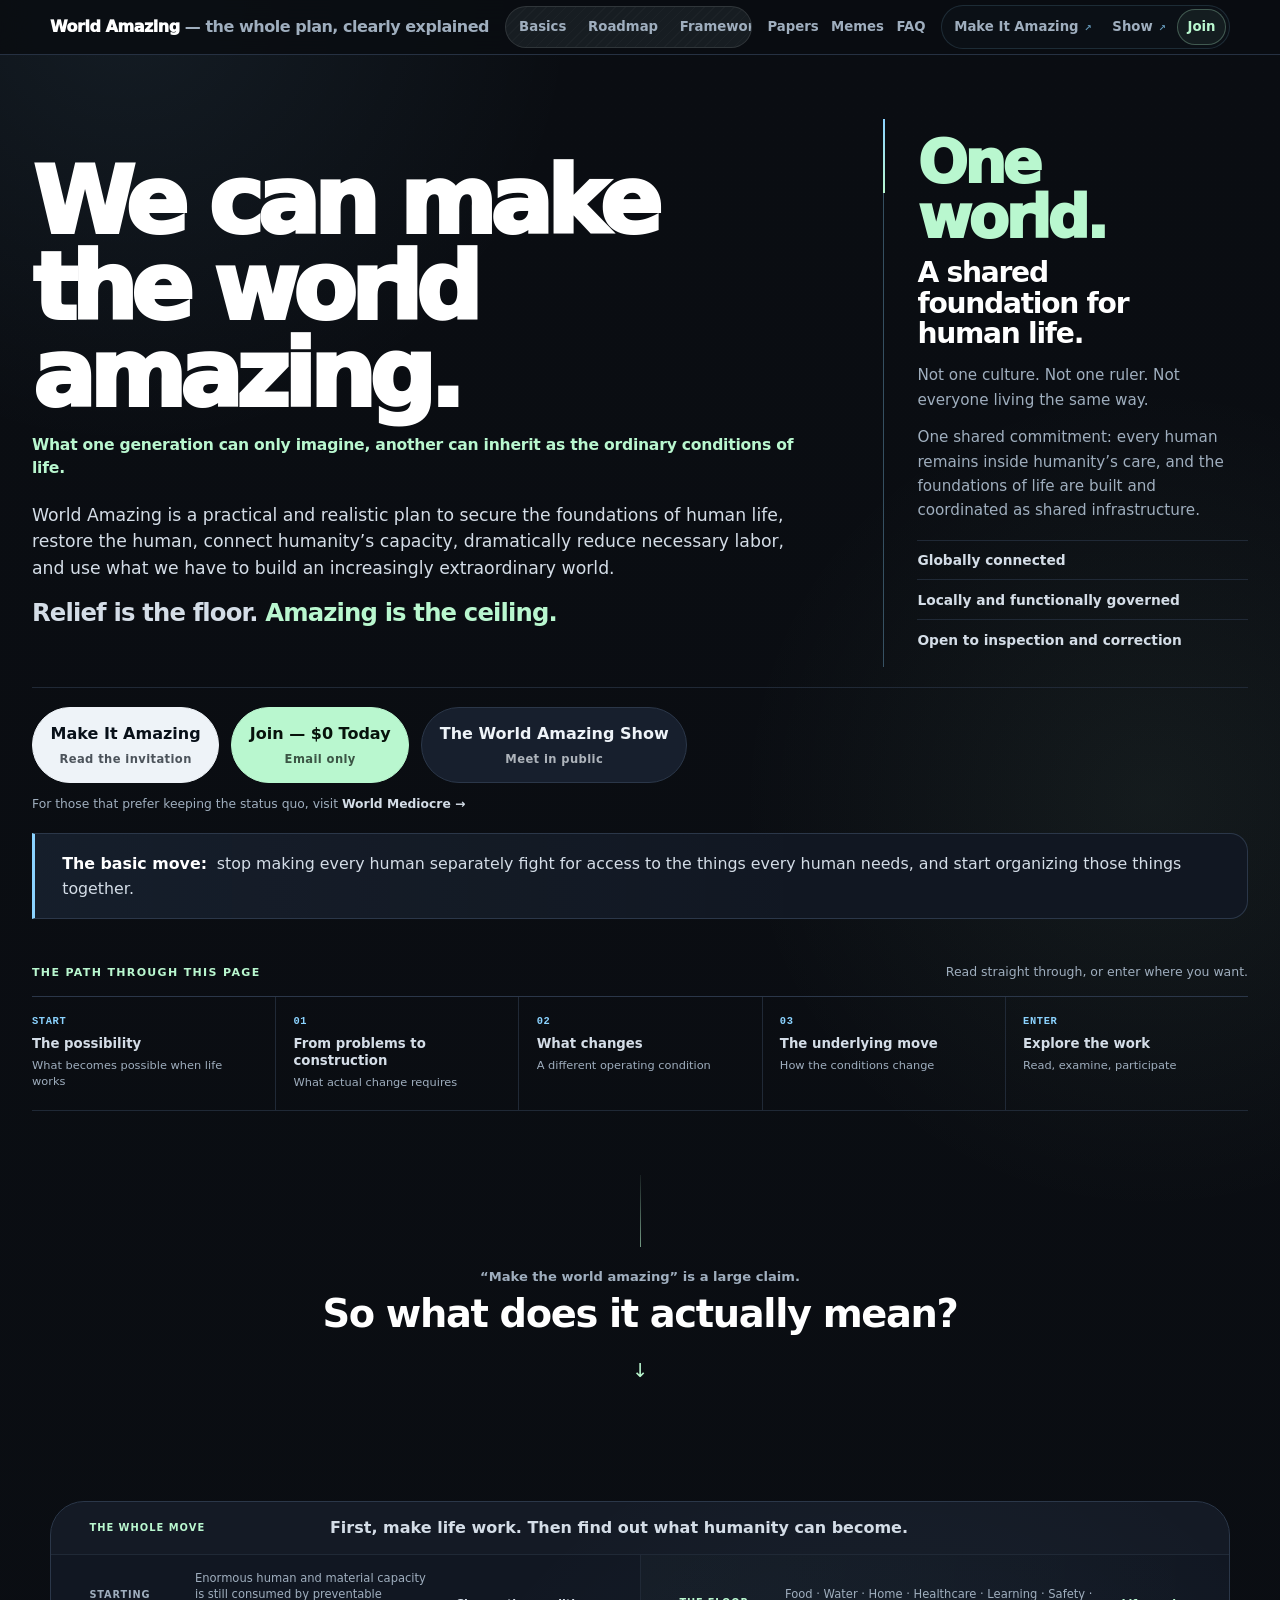
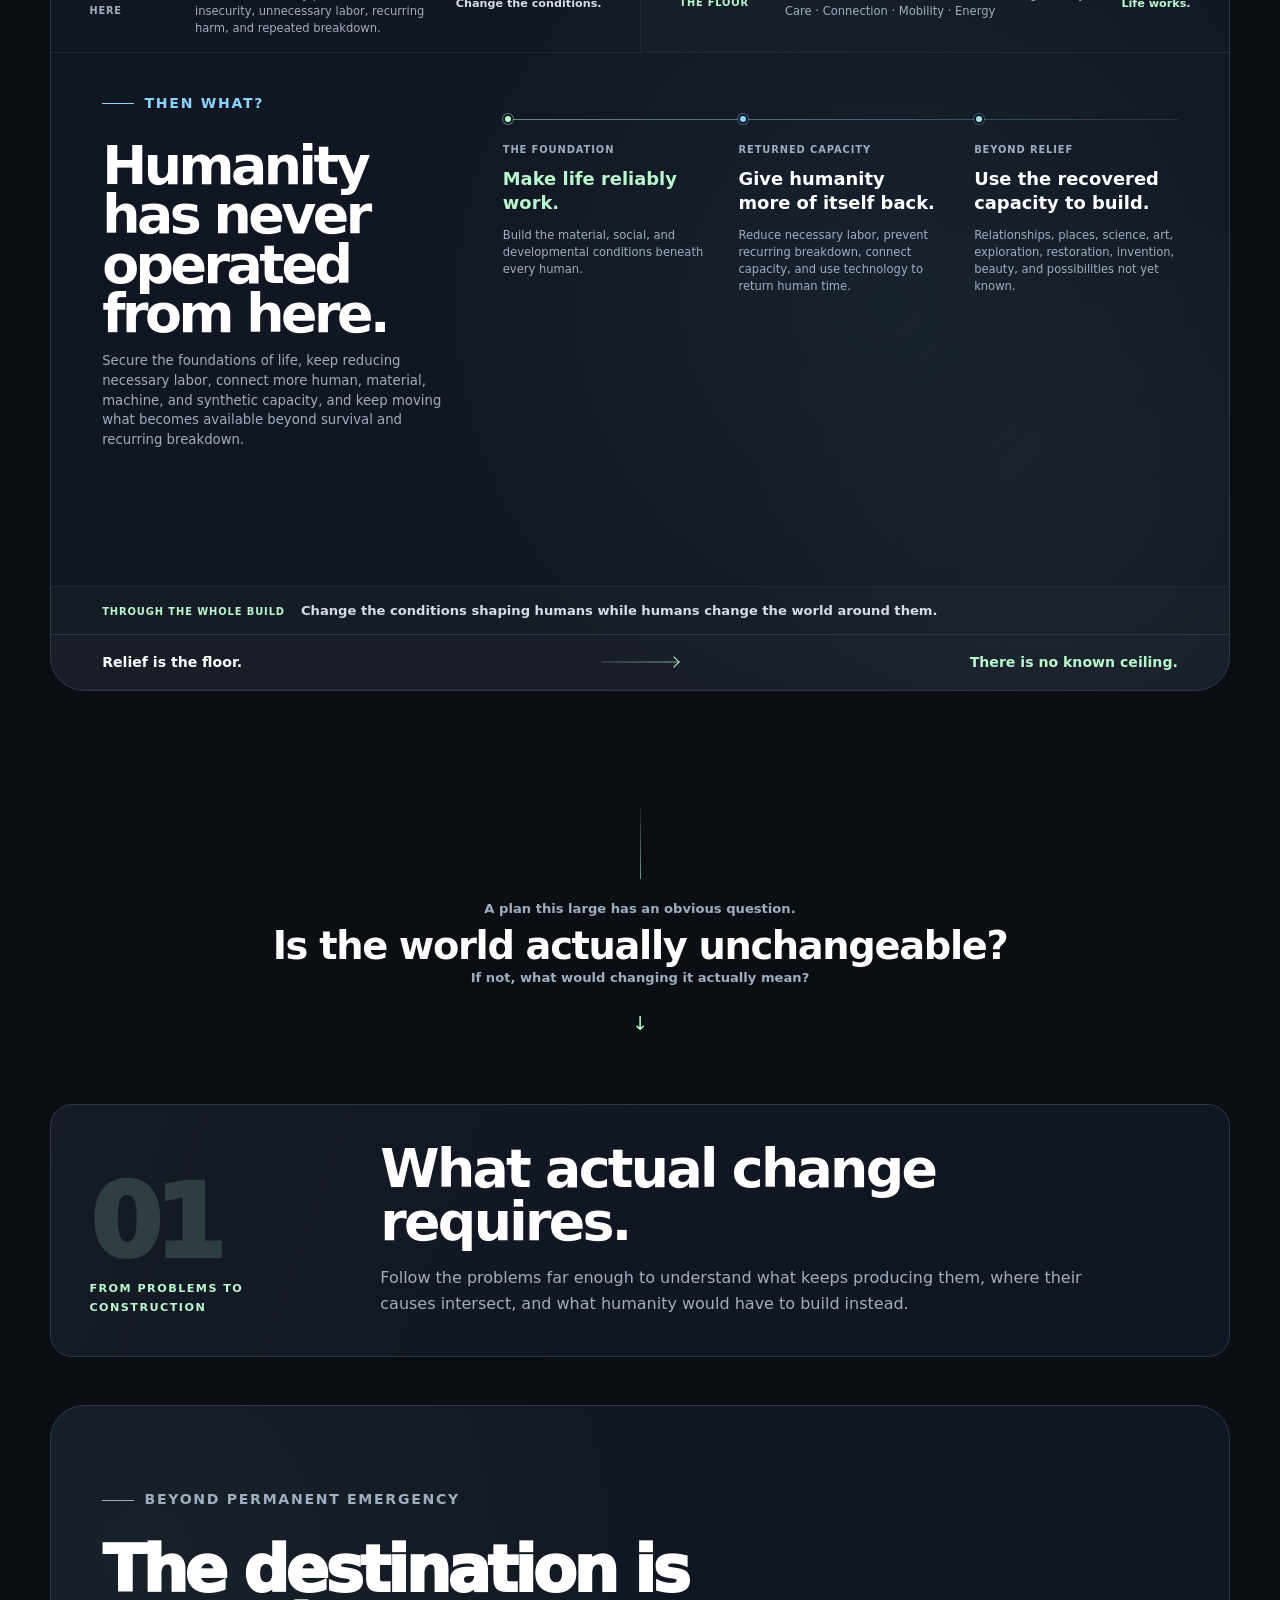
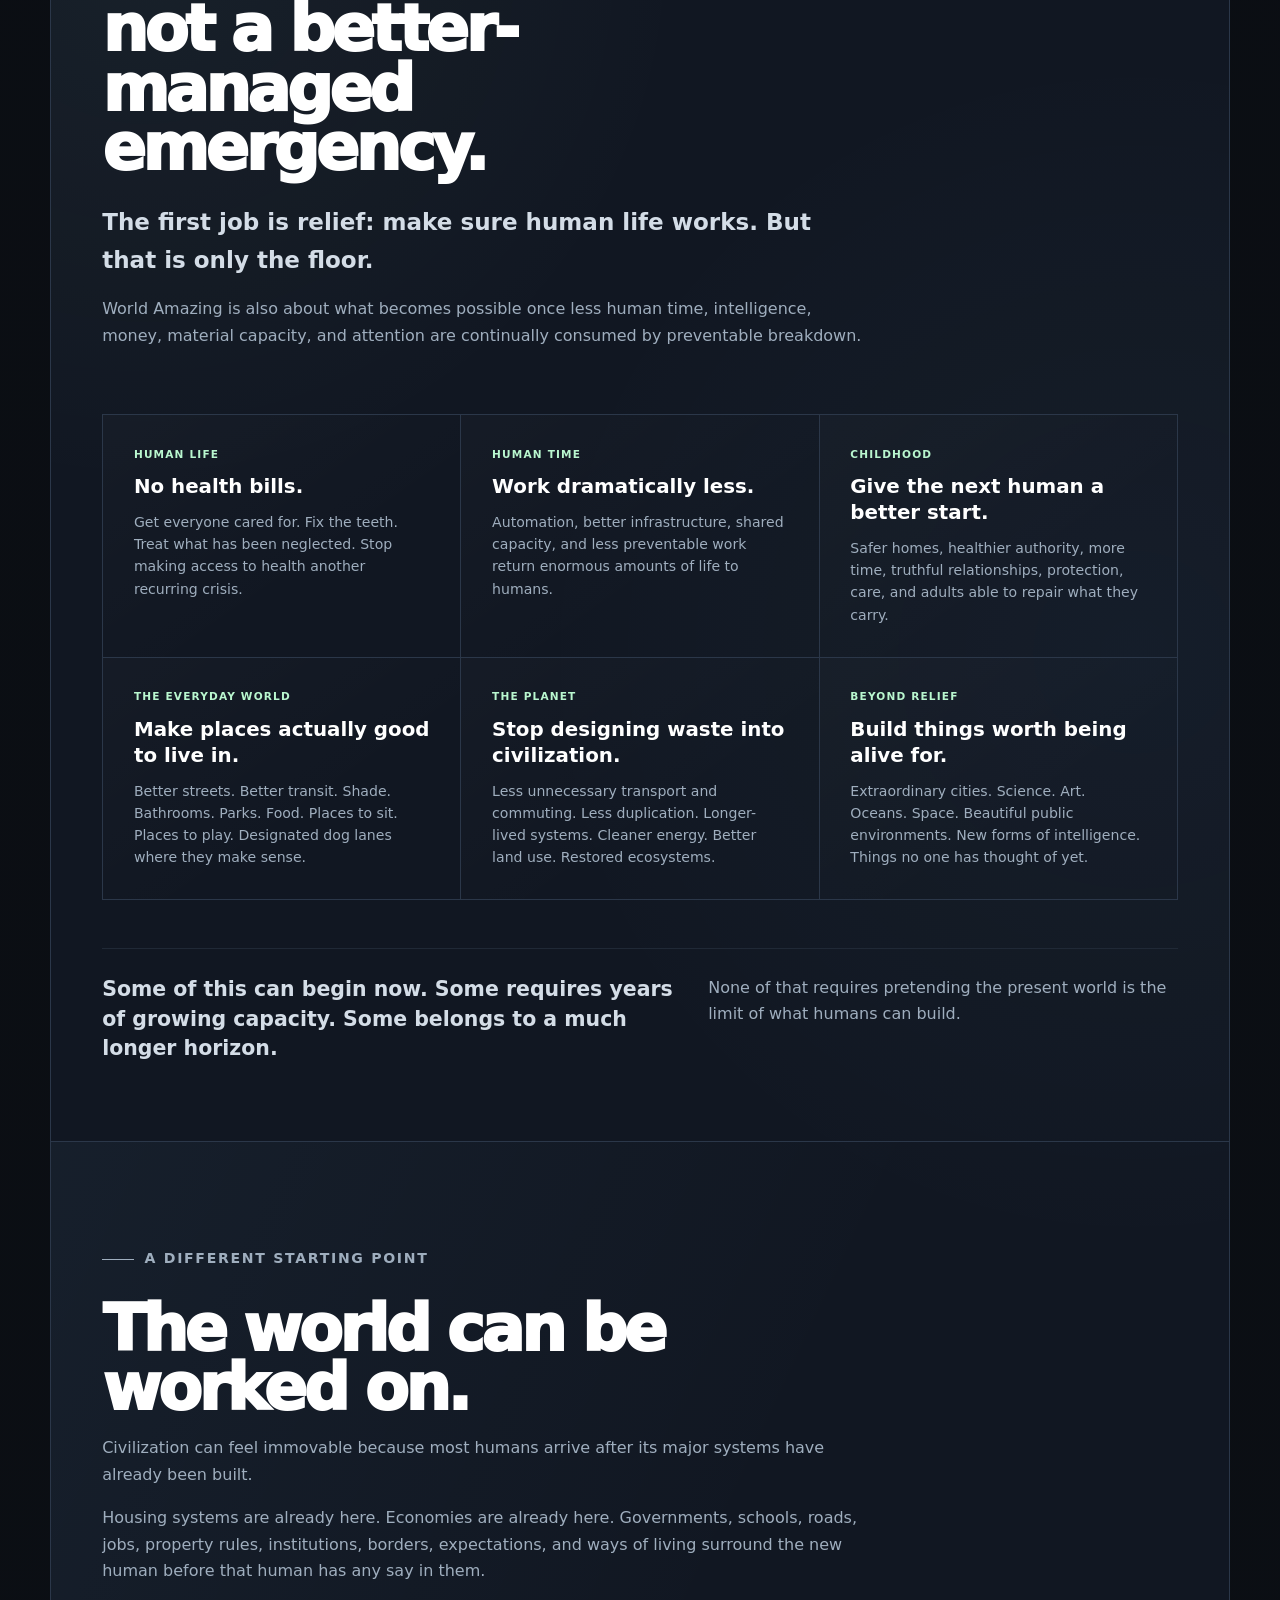
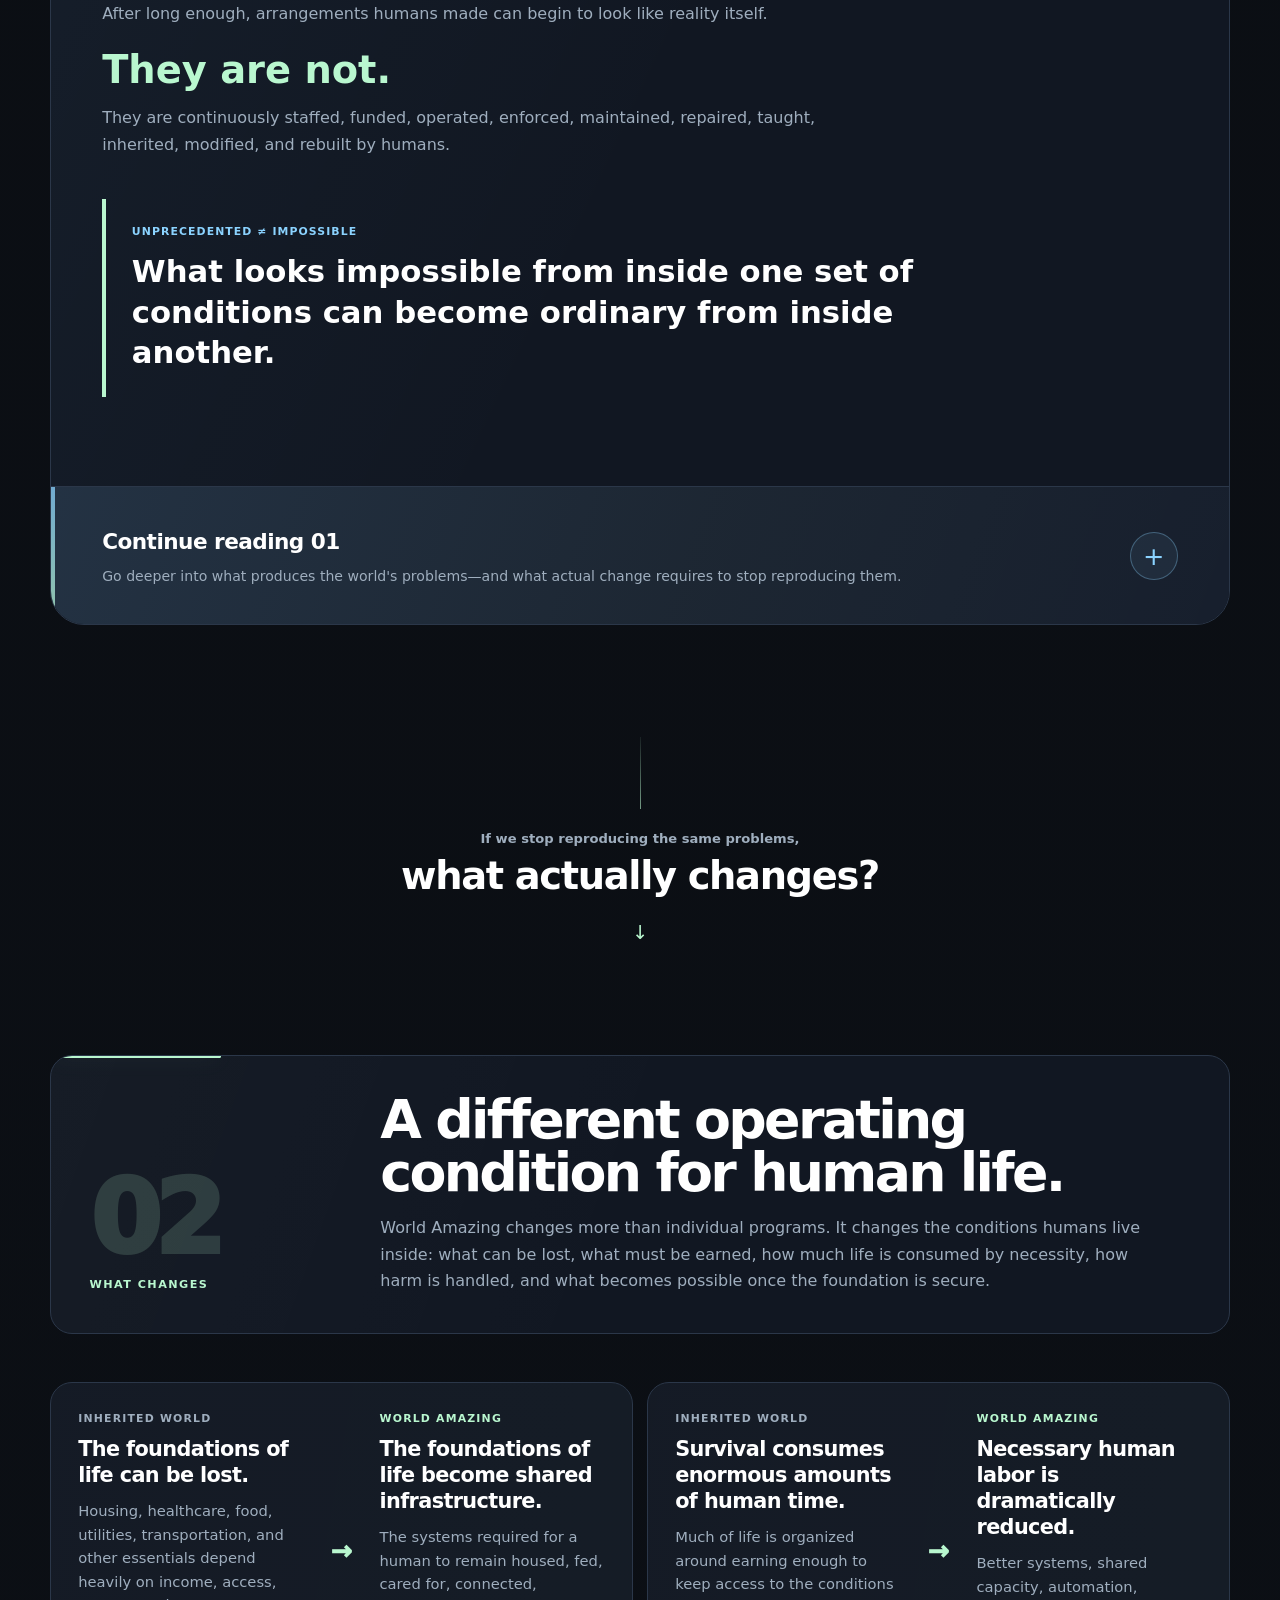
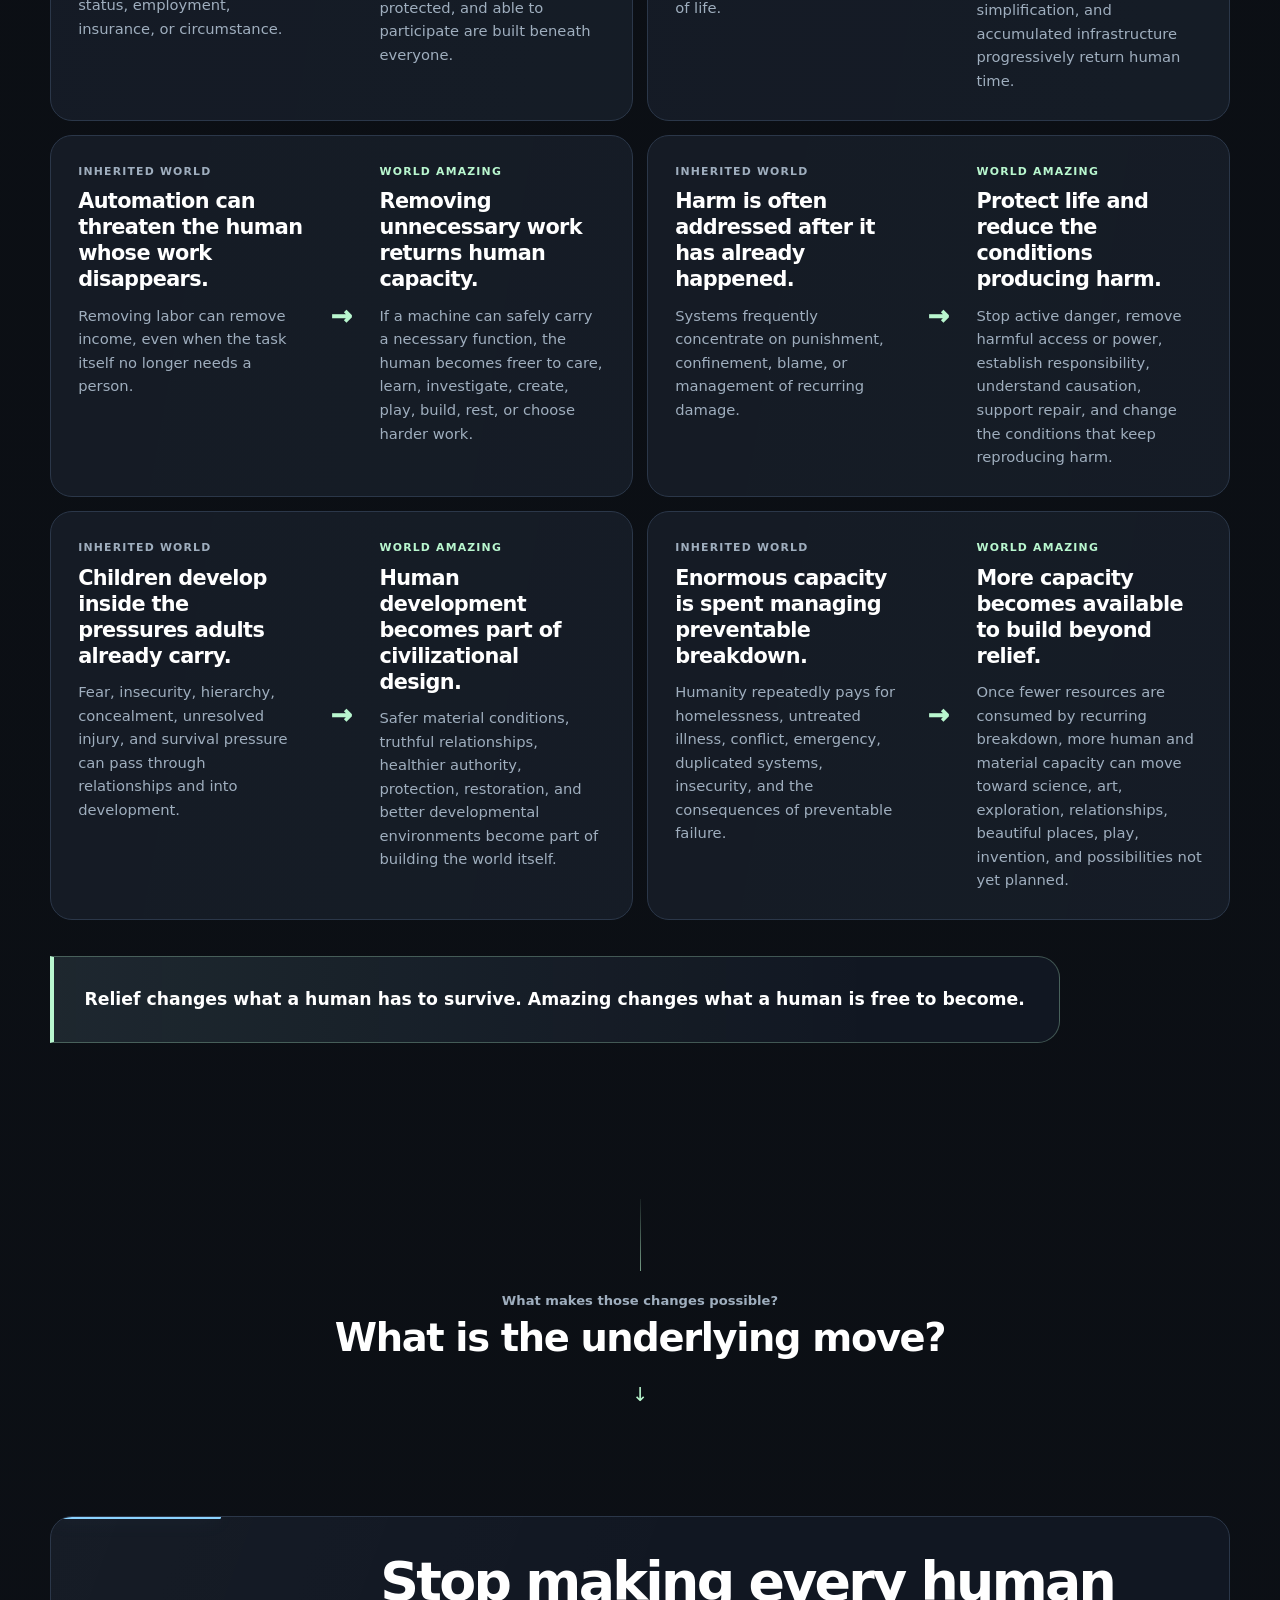
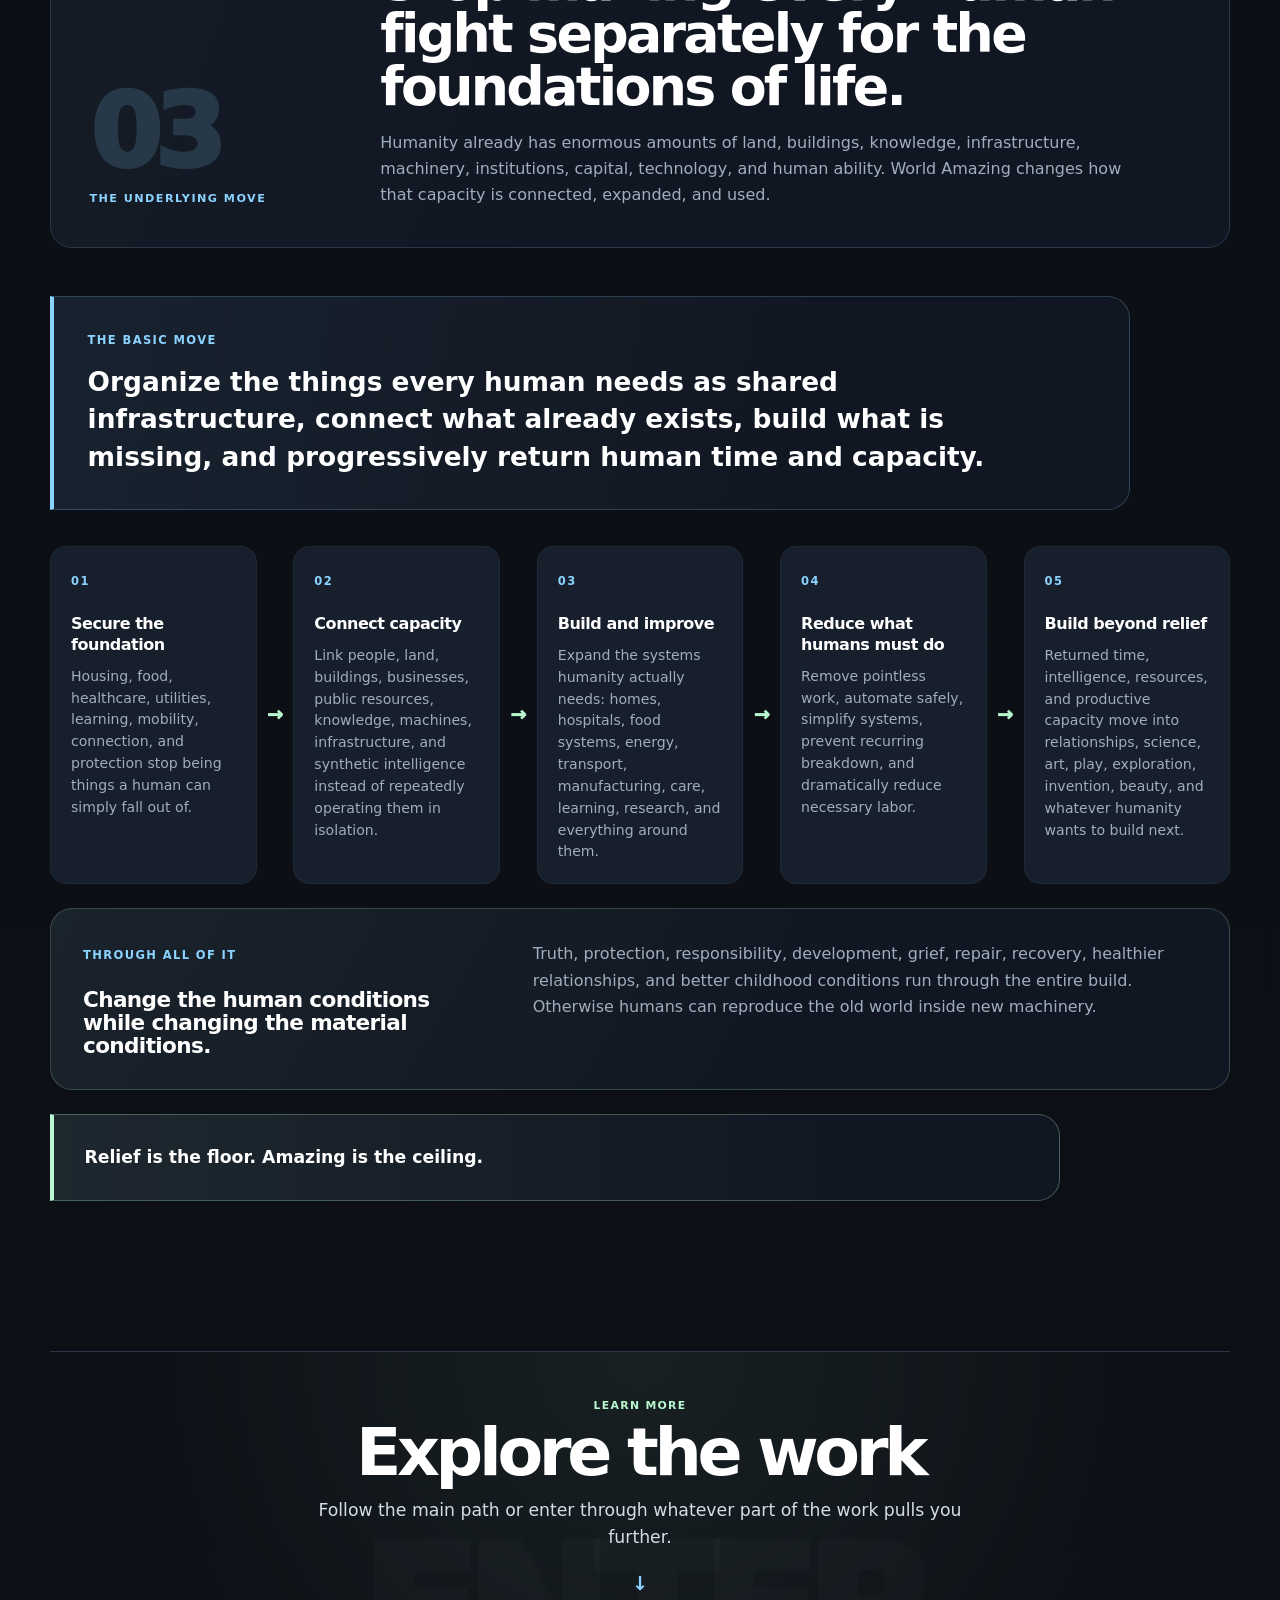
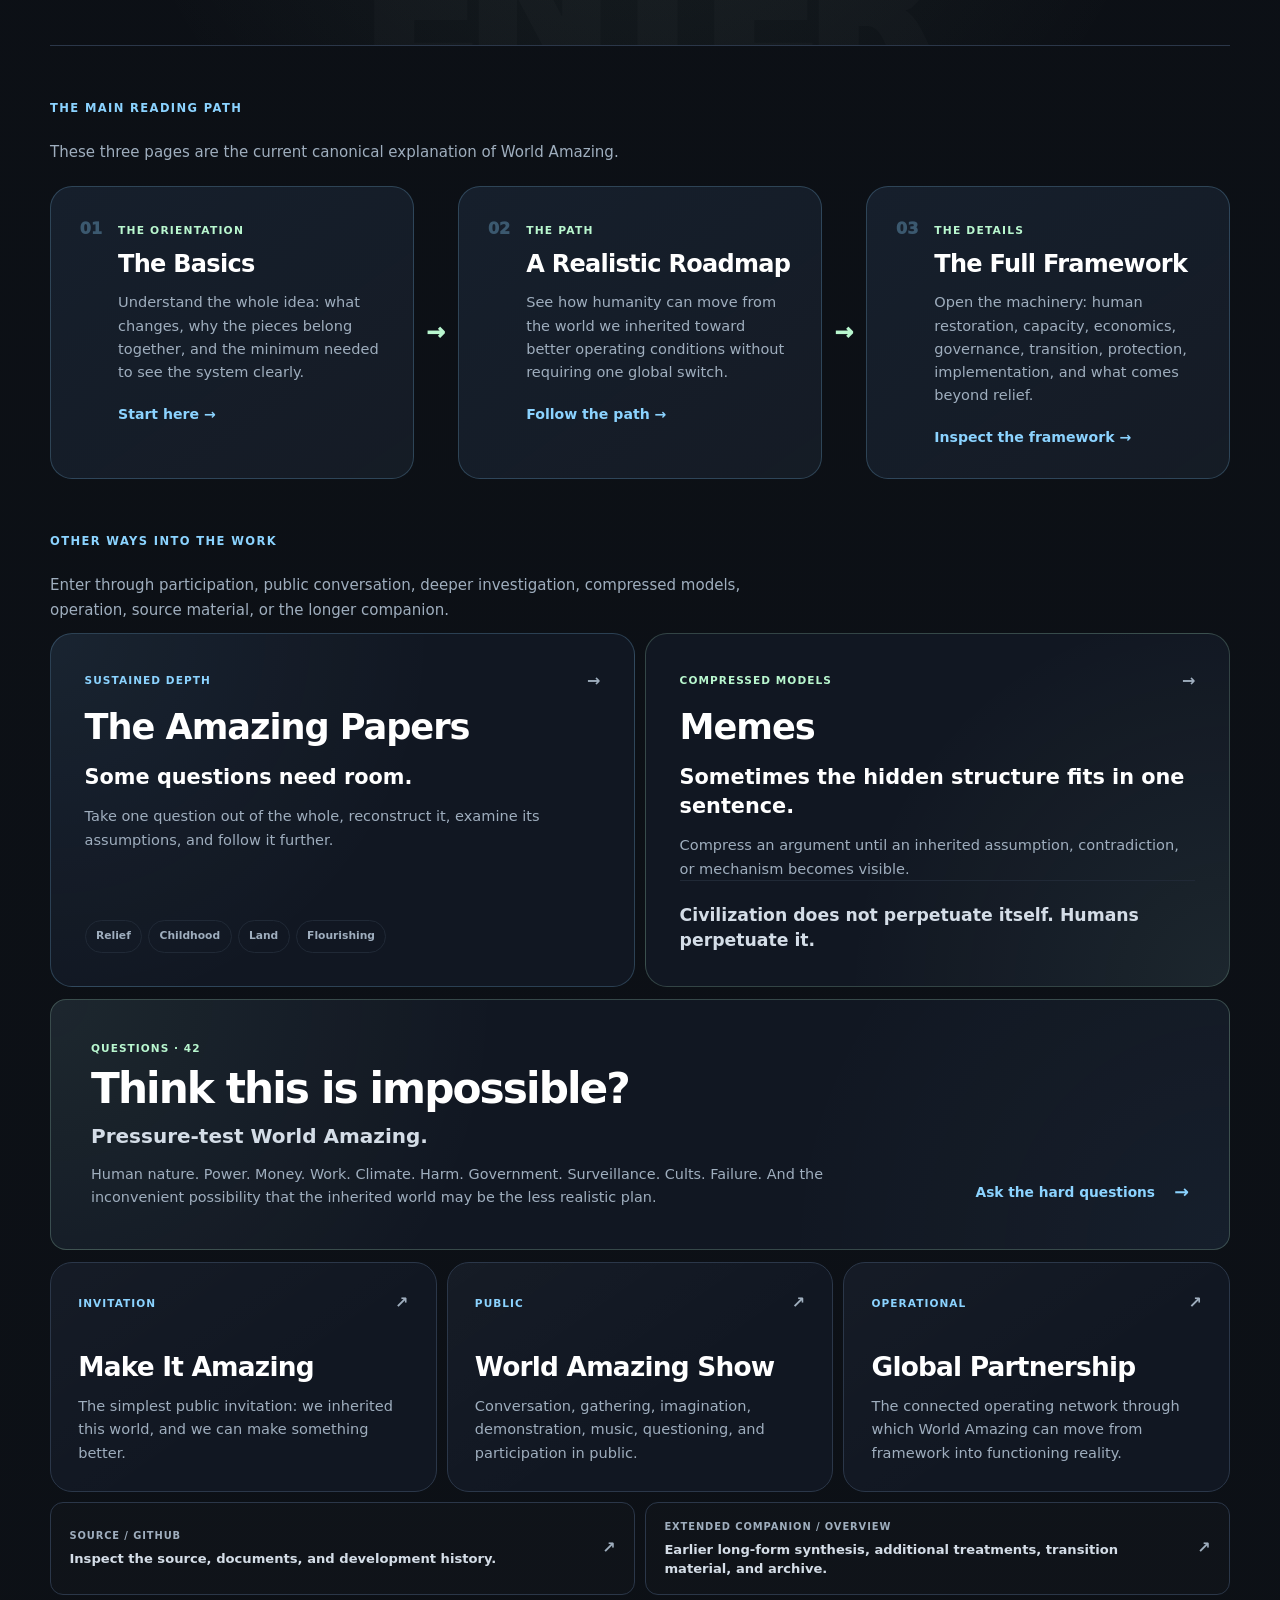
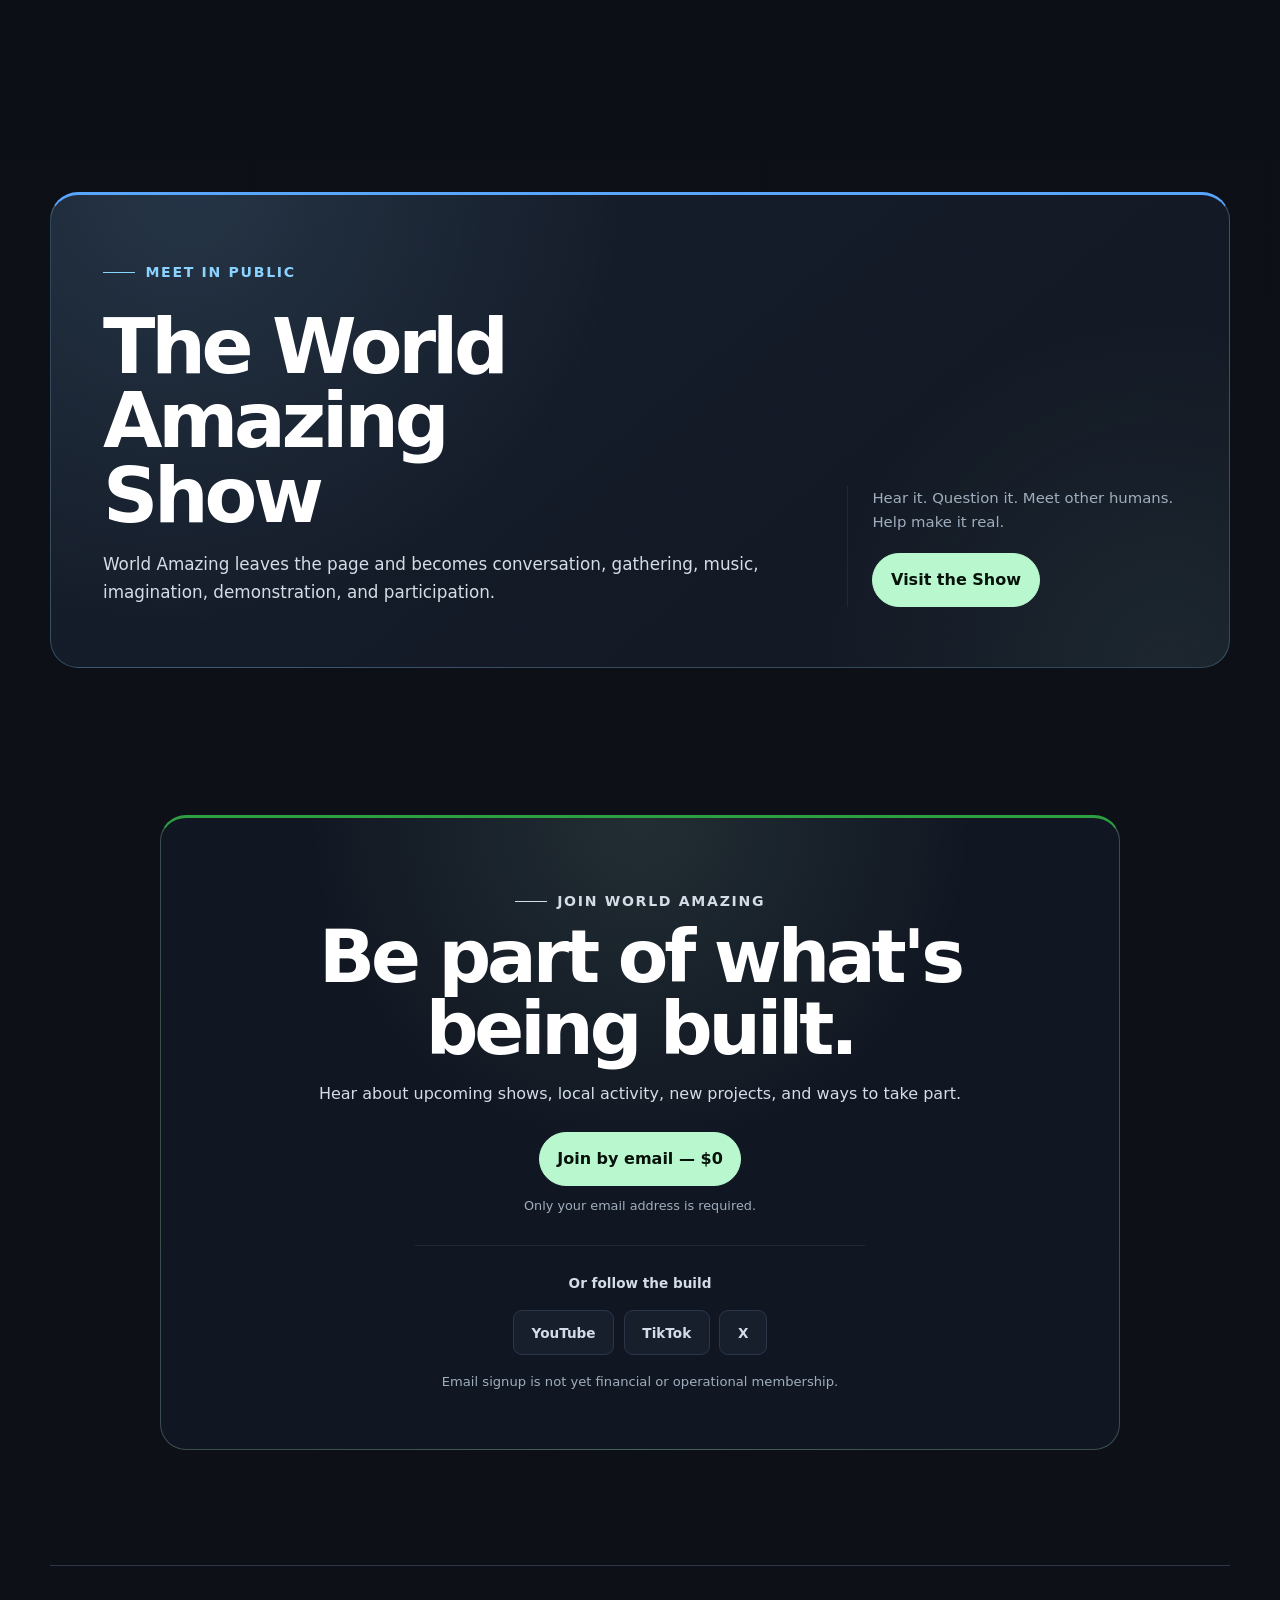
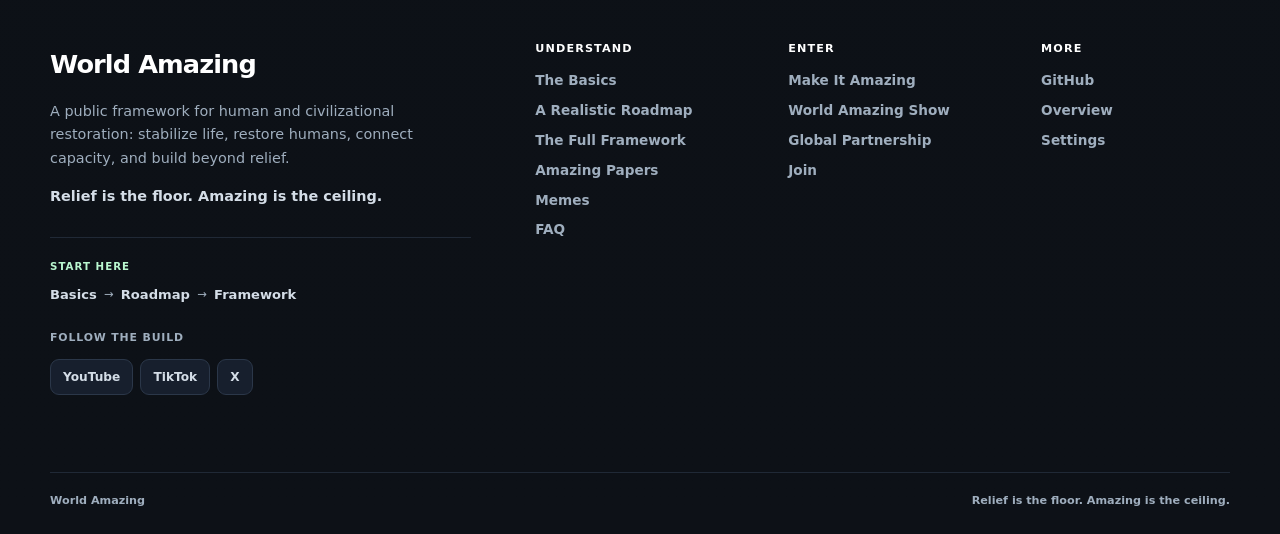
<file: docs/index.html>
<!doctype html>
<html lang="en">

<head>
  <meta charset="utf-8">
  <meta name="viewport" content="width=device-width, initial-scale=1">
  <meta name="color-scheme" content="dark only">
  <meta name="darkreader-lock">
  <meta name="description" content="World Amazing is an open-source civilizational framework for guaranteeing life,
    returning human time, restoring the human, and building systems organized around relief, 
    truth, cooperation, and flourishing.">
  <title>World Amazing</title>

  <link rel="stylesheet" href="assets/main.css" />
  <link rel="stylesheet" href="assets/footer.css" />
  <link rel="stylesheet" href="assets/global-nav.css" />

  <!-- HOMEPAGE SECTION HEADS -->
  <style>
    /* =========================================================
       HOMEPAGE SECTION HEADS
       ========================================================= */

    .home-section-head {
      position: relative;

      display: grid;
      grid-template-columns:
        minmax(130px, 0.28fr)
        minmax(0, 1fr);

      gap: clamp(1.5rem, 5vw, 5rem);
      align-items: end;

      padding:
        clamp(1.6rem, 3vw, 2.4rem)
        clamp(1.4rem, 3vw, 2.5rem);

      border: 1px solid var(--line);
      border-radius: var(--radius-lg);

      overflow: hidden;

      background:
        linear-gradient(
          110deg,
          rgba(255,255,255,0.018),
          transparent 52%
        ),
        var(--surface);
    }


    /* accent */

    .home-section-head::before {
      content: "";

      position: absolute;
      top: -1px;
      left: 0;

      width: clamp(90px, 14vw, 170px);
      height: 3px;

      border-radius: 999px;
    }


    .home-section-head--green::before {
      background: var(--green);
      box-shadow:
        0 0 22px rgba(185, 247, 207, 0.16);
    }


    /* marker */

    .home-section-head__marker {
      display: flex;
      flex-direction: column;
      justify-content: flex-end;

      min-height: 100%;
    }


    .home-section-head__number {
      color: rgba(185, 247, 207, 0.16);

      font-size: clamp(3.8rem, 8vw, 7rem);
      font-weight: 950;
      line-height: 0.8;
      letter-spacing: -0.07em;
    }


    .home-section-head__label {
      margin-top: 1rem;

      color: var(--green);

      font-size: 0.7rem;
      font-weight: 900;
      letter-spacing: 0.13em;
      text-transform: uppercase;
    }


    /* content */

    .home-section-head__content {
      position: relative;
      z-index: 1;
    }


    .home-section-head__content h2 {
      max-width: 900px;

      margin: 0;

      font-size: clamp(2rem, 4.2vw, 3.8rem);
      line-height: 0.98;
      letter-spacing: -0.05em;
    }


    .home-section-head__content > p {
      max-width: 760px;

      margin-top: 1rem;

      color: var(--muted);

      font-size: 1rem;
      line-height: 1.65;
    }


    @media (max-width: 700px) {

      .home-section-head {
        grid-template-columns: 1fr;
        gap: 1rem;
      }

      .home-section-head__marker {
        min-height: 0;
      }

      .home-section-head__number {
        font-size: 3.5rem;
      }

      .home-section-head__label {
        margin-top: 0.7rem;
      }

    }
  </style>

  <!-- HERO -->
  <style>
    /* hero  */
    .hero {
        padding: 108px 0 82px;
    }

    .hero-grid {
        display: grid;
        grid-template-columns: minmax(0, 1.35fr) minmax(300px, 0.65fr);
        gap: 62px;
        align-items: end;
    }

    .hero-copy {
        max-width: 780px;
        margin-top: 1.6rem;
        color: var(--soft);
        font-size: clamp(1.18rem, 2vw, 1.5rem);
    }

    .hero-copy+.hero-copy {
        margin-top: 1rem;
        color: var(--muted);
        font-size: 1.08rem;
    }

    .hero-principle {
        margin: 1.5rem auto 1.4rem;
        color: var(--soft);
        font-size: clamp(1.35rem, 3vw, 2.15rem);
        font-weight: 800;
        line-height: 1.15;
        letter-spacing: -0.035em;
        text-align: center;
    }

    .hero-principle strong {
        color: var(--green);
    }

    .hero-actions {
        display: flex;
        flex-wrap: wrap;
        gap: 0.8rem;
        margin-top: 2rem;
    }

    .hero-panel {
        padding: 1.75rem;
        border: 1px solid var(--line);
        border-top: 3px solid var(--blue-strong);
        border-radius: var(--radius-lg);
        background:
            radial-gradient(circle at 80% 0%, rgba(139, 211, 255, 0.11), transparent 16rem),
            linear-gradient(145deg, var(--surface-2), var(--surface));
        box-shadow: var(--shadow);
    }

    .hero-panel__big {
        display: block;
        margin-bottom: 1rem;
        color: var(--green);
        font-size: clamp(2.8rem, 7vw, 5.2rem);
        font-weight: 950;
        line-height: 0.95;
        letter-spacing: -0.06em;
    }

    .hero-panel p {
        margin-top: 1rem;
        color: var(--muted);
    }

    .hero-panel__principles {
        display: grid;
        gap: 0.65rem;
        margin-top: 1.3rem;
    }

    .hero-panel__principles span {
        padding-top: 0.75rem;
        border-top: 1px solid var(--line-soft);
        color: var(--soft);
        font-weight: 750;
    }

    .hero-outline {
        display: grid;
        gap: 0.75rem;
        margin-top: 1.2rem;
    }

    .hero-outline div {
        padding-top: 0.75rem;
        border-top: 1px solid var(--line-soft);
    }

    .hero-outline strong {
        display: block;
        margin-bottom: 0.2rem;
    }

    /* =========================================================
      HOMEPAGE HERO — COMPACT
      ========================================================= */

    .hero {
        padding: 58px 0 42px;
    }


    .hero-grid {
        gap: clamp(2rem, 4vw, 3rem);
        align-items: center;
    }


    /* MAIN ---------------------------------------------------- */

    .hero-main {
        min-width: 0;
    }


    .hero-thesis {
        max-width: 720px;

        margin: .75rem 0 0;

        color: var(--green);

        font-size: clamp(.92rem, 1.25vw, 1.05rem);
        font-weight: 720;
        line-height: 1.45;
        letter-spacing: -.01em;
    }


    .hero-copy {
        max-width: 760px;

        margin-top: .9rem;

        font-size: clamp(1.05rem, 1.6vw, 1.28rem);
        line-height: 1.55;
    }


    .hero-principle {
        margin: .9rem 0 0;

        text-align: left;

        font-size: clamp(1.2rem, 2vw, 1.65rem);
    }


    .hero-actions {
        gap: .65rem;

        margin-top: 1.05rem;
    }


    .hero-actions .button--stacked {
        min-height: 56px;
    }


    /* MEDIOCRE EXIT ------------------------------------------ */

    .hero-alternative {
        margin-top: .75rem;

        color: var(--muted);

        font-size: .76rem;
        line-height: 1.4;
    }


    .hero-alternative a {
        color: var(--soft);

        font-weight: 800;
        text-decoration: none;
    }


    .hero-alternative a:hover,
    .hero-alternative a:focus-visible {
        color: var(--white);
    }


    /* SIDE PANEL --------------------------------------------- */

    .hero-panel {
        padding: 1.4rem;
    }


    .hero-panel__big {
        margin-bottom: .65rem;

        font-size: clamp(2.5rem, 5vw, 4.35rem);
    }


    .hero-panel h2 {
        max-width: none;

        font-size: clamp(1.45rem, 2.4vw, 1.85rem);
        line-height: 1.05;
    }


    .hero-panel p {
        margin-top: .7rem;

        line-height: 1.5;
    }


    .hero-panel__principles {
        gap: .42rem;

        margin-top: .85rem;
    }


    .hero-panel__principles span {
        padding-top: .52rem;

        font-size: .9rem;
    }


    /* BASIC MOVE --------------------------------------------- */

    .hero-basic-move {
        max-width: none;

        margin-top: 1.35rem;
        padding: 1rem 1.25rem;

        font-size: .98rem;
        line-height: 1.5;
    }


    .hero-basic-move strong {
        margin-right: .25rem;
    }


    /* RESPONSIVE --------------------------------------------- */

    @media (max-width: 1050px) {
      .hero {
          padding-top: 54px;
      }

      .hero-grid {
        grid-template-columns: 1fr;
        gap: 2rem;
      }

      .hero-panel {
        width: 100%;
      }

    }

    @media (max-width: 700px) {

        .hero {
            padding: 58px 0 44px;
        }

        .hero-thesis {
            margin-top: .7rem;
        }

        .hero-copy {
            font-size: 1.05rem;
        }

        .hero-principle {
            margin-top: 1rem;
        }

        .hero-actions {
            margin-top: 1.15rem;
        }

        .hero-basic-move {
            margin-top: 1.5rem;
            padding: 1.15rem 1.25rem;
        }

    }
  </style>

  <style>
    /* =========================================================
     WORLD AMAZING — HOMEPAGE HERO FACELIFT
     Place LAST in the homepage <head>, after other hero styles.
     Scoped to .hero--editorial to avoid changes to other pages.
     ========================================================= */
  
    .hero--editorial {
      position: relative;
      padding: clamp(2.9rem, 5vw, 4.25rem) 0 0;
    }
  
    /* The declaration and companion principle are a unified composition. */
    .hero--editorial .hero-grid {
      display: grid;
      grid-template-columns: minmax(0, 1.62fr) minmax(285px, .74fr);
      gap: clamp(2rem, 4.1vw, 4rem);
      align-items: center;
    }
  
    .hero--editorial .hero-main {
      min-width: 0;
    }
  
    .hero--editorial h1 {
      width: 100%;
      max-width: 10.5ch;
      margin: 0;
      font-size: clamp(4rem, 7.25vw, 6.8rem);
      font-weight: 950;
      line-height: .93;
      letter-spacing: -.067em;
      text-wrap: balance;
    }
  
    .hero--editorial .hero-thesis {
      max-width: 790px;
      margin: 1rem 0 0;
      color: var(--green);
      font-size: clamp(.95rem, 1.22vw, 1.09rem);
      font-weight: 780;
      line-height: 1.45;
      letter-spacing: -.015em;
    }
  
    .hero--editorial .hero-copy {
      max-width: 760px;
      margin: 1.4rem 0 0;
      color: var(--soft);
      font-size: clamp(1.03rem, 1.35vw, 1.2rem);
      line-height: 1.55;
    }
  
    .hero--editorial .hero-principle {
      max-width: none;
      margin: 1rem 0 0;
      color: var(--soft);
      font-size: clamp(1.2rem, 1.9vw, 1.65rem);
      line-height: 1.2;
      text-align: left;
      font-weight: 800;
      letter-spacing: -.035em;
    }
  
    .hero--editorial .hero-principle strong {
      color: var(--green);
    }
  
    /* No floating card: the right column belongs to the same proposition. */
    .hero--editorial .hero-panel {
      position: relative;
      min-width: 0;
      padding: 1rem 0 1rem clamp(1.5rem, 2.6vw, 3rem);
      border: 0;
      border-left: 1px solid rgba(139, 211, 255, .33);
      border-radius: 0;
      background: none;
      box-shadow: none;
    }
  
    .hero--editorial .hero-panel::before {
      content: "";
      position: absolute;
      top: 0;
      left: -1px;
      width: 2px;
      height: 74px;
      background: linear-gradient(180deg, var(--blue), var(--green));
    }
  
    .hero--editorial .hero-panel__big {
      display: block;
      font-weight: 950;
      max-width: 7ch;
      margin: 0 0 .8rem;
      font-size: clamp(3.2rem, 4.6vw, 5rem);
      line-height: .94;
      color: var(--green);
    }
  
    .hero--editorial .hero-panel h2 {
      max-width: 15ch;
      margin: 0;
      font-size: clamp(1.55rem, 2.2vw, 2.05rem);
      line-height: 1.08;
      letter-spacing: -.045em;
    }
  
    .hero--editorial .hero-panel p {
      max-width: 420px;
      margin: .85rem 0 0;
      color: var(--muted);
      font-size: .95rem;
      line-height: 1.6;
    }
  
    .hero--editorial .hero-panel__principles {
      display: grid;
      gap: .45rem;
      margin-top: 1.05rem;
    }
  
    .hero--editorial .hero-panel__principles span {
      padding-top: .55rem;
      font-size: .86rem;
      font-weight: 780;
    }
  
    /* Action row: visually separate the invitation from the declaration. */
    .hero--editorial .hero-invitation {
      margin-top: 1.25rem;
      padding-top: 1.15rem;
      border-top: 1px solid var(--line-soft);
    }
  
    .hero--editorial .hero-actions {
      display: flex;
      flex-wrap: wrap;
      gap: .75rem;
      margin: 0;
    }
  
    .hero--editorial .hero-actions .button--stacked {
      min-height: 56px;
    }
  
    .hero--editorial .hero-alternative {
      margin-top: .8rem;
      font-size: .77rem;
      color: var(--muted);
      line-height: 1.4;
    }
  
    .hero--editorial .hero-alternative a {
      color: var(--soft);
      font-weight: 850;
      text-decoration: none;
    }
  
    .hero--editorial .hero-alternative a:hover,
    .hero--editorial .hero-alternative a:focus-visible {
      color: var(--white);
    }
  
    /* The basic move is a conclusion to the opening, not a fourth card. */
    .hero--editorial .hero-basic-move {
      margin-top: 1.25rem;
      padding: 1.05rem clamp(1.15rem, 2.5vw, 1.7rem);
      border: 1px solid var(--line);
      border-left: 3px solid var(--blue);
      border-radius: 0 18px 18px 0;
      background: linear-gradient(90deg, rgba(139, 211, 255, .04), transparent 65%), var(--surface);
      color: var(--soft);
      font-size: .99rem;
      line-height: 1.6;
    }
  
    .hero--editorial .hero-basic-move strong {
      margin-right: .3rem;
    }
  
    /* PAGE OVERVIEW: one continuous orientation strip, not five cards. */
    .hero-page-map {
      margin: clamp(2rem, 3.3vw, 3rem) 0 0;
    }
  
    .hero-page-map__heading {
      display: flex;
      align-items: baseline;
      justify-content: space-between;
      flex-wrap: wrap;
      gap: .5rem 1rem;
      margin-bottom: .85rem;
    }
  
    .hero-page-map__heading>span {
      color: var(--green);
      font-size: .69rem;
      font-weight: 900;
      letter-spacing: .12em;
      text-transform: uppercase;
    }
  
    .hero-page-map__heading p {
      color: var(--muted);
      font-size: .78rem;
    }
  
    .hero-page-map__items {
      display: grid;
      grid-template-columns: repeat(5, minmax(0, 1fr));
      gap: 0;
      border-top: 1px solid var(--line);
      border-bottom: 1px solid var(--line-soft);
    }
  
    .hero-page-map__items a {
      position: relative;
      display: grid;
      align-content: start;
      gap: .3rem;
      min-width: 0;
      min-height: 113px;
      padding: 1rem clamp(.8rem, 1.35vw, 1.35rem) 1.1rem;
      color: inherit;
      text-decoration: none;
      transition: background 160ms ease;
    }
  
    .hero-page-map__items a:first-child {
      padding-left: 0;
    }
  
    .hero-page-map__items a+a {
      border-left: 1px solid var(--line-soft);
    }
  
    .hero-page-map__items a::before {
      content: "";
      position: absolute;
      left: 0;
      top: -1px;
      right: 0;
      height: 2px;
      background: linear-gradient(90deg, var(--blue), var(--green));
      opacity: 0;
      transition: opacity 160ms ease;
    }
  
    .hero-page-map__number {
      color: var(--blue);
      font-family: ui-monospace, SFMono-Regular, Menlo, monospace;
      font-size: .65rem;
      font-weight: 850;
      text-transform: uppercase;
      letter-spacing: .06em;
    }
  
    .hero-page-map__items strong {
      color: var(--soft);
      font-size: clamp(.83rem, 1vw, .95rem);
      line-height: 1.3;
      font-weight: 850;
    }
  
    .hero-page-map__items small {
      color: var(--muted);
      font-size: .71rem;
      line-height: 1.42;
    }
  
    .hero-page-map__items a:hover,
    .hero-page-map__items a:focus-visible {
      background: rgba(139, 211, 255, .04);
    }
  
    .hero-page-map__items a:hover::before,
    .hero-page-map__items a:focus-visible::before {
      opacity: 1;
    }
  
    .hero-page-map__items a:hover strong,
    .hero-page-map__items a:focus-visible strong {
      color: var(--white);
    }
  
    .hero-page-map__items a:focus-visible {
      outline: 2px solid var(--blue);
      outline-offset: -2px;
    }
  
    /* Responsive stacking goes LAST to win against the desktop grid rules. */
    @media (max-width: 1050px) {
      .hero--editorial .hero-grid {
        grid-template-columns: 1fr;
        gap: 1.7rem;
      }
  
      .hero--editorial .hero-panel {
        padding: .5rem 0 .5rem 1.5rem;
      }
  
      .hero--editorial .hero-panel__big {
        max-width: none;
      }
  
      .hero-page-map__items {
        grid-template-columns: repeat(3, minmax(0, 1fr));
      }
  
      .hero-page-map__items a:nth-child(4) {
        border-left: 0;
      }
  
      .hero-page-map__items a:nth-child(n+4) {
        border-top: 1px solid var(--line-soft);
      }
    }
  
    @media (max-width: 700px) {
      .hero--editorial {
        padding-top: 2rem;
      }
  
      .hero--editorial h1 {
        max-width: none;
        font-size: clamp(3.45rem, 12vw, 5.4rem);
        line-height: .96;
      }
  
      .hero--editorial .hero-copy {
        font-size: 1.05rem;
      }
  
      .hero--editorial .hero-actions {
        flex-direction: column;
      }
  
      .hero--editorial .hero-actions .button {
        width: 100%;
      }
  
      .hero-page-map__items {
        grid-template-columns: repeat(2, minmax(0, 1fr));
      }
  
      .hero-page-map__items a:nth-child(4) {
        border-left: 1px solid var(--line-soft);
      }
  
      .hero-page-map__items a:nth-child(odd) {
        border-left: 0;
      }
  
      .hero-page-map__items a:nth-child(n+3) {
        border-top: 1px solid var(--line-soft);
      }
  
      .hero-page-map__items a {
        min-height: 105px;
      }
    }
  
    @media (max-width: 430px) {
      .hero--editorial h1 {
        font-size: clamp(3.1rem, 11.6vw, 3.8rem);
      }
  
      .hero--editorial .hero-panel {
        padding-left: 1.1rem;
      }
  
      .hero-page-map__items a {
        padding-left: .8rem;
        padding-right: .8rem;
      }
  
      .hero-page-map__items a:first-child {
        padding-left: .8rem;
      }
    }

    /* Give hero and page overview their own wider canvas */

.hero--editorial,
.hero-page-map {
  position: relative;

  width: min(calc(100vw - 64px), 1410px);
  max-width: none;

  left: 50%;
  transform: translateX(-50%);
}

@media (max-width: 700px) {
  .hero--editorial,
  .hero-page-map {
    width: calc(100vw - 28px);
  }
}
  </style>

  <!-- POSSIBILITY OPENING -->
  <style>
    /* =========================================================
     HERO — LONG THESIS EYEBROW
     ========================================================= */
  
    .hero-thesis {
      max-width: 760px;
  
      margin: 0 0 1.15rem;
  
      color: var(--green);
  
      font-size: clamp(0.92rem, 1.4vw, 1.08rem);
      font-weight: 760;
      line-height: 1.5;
      letter-spacing: -0.012em;
    }
  
  
    /* =========================================================
     THE CASE FOR POSSIBILITY
     ========================================================= */
  
    .wa-opening {
      position: relative;
  
      margin: 3rem 0;
  
      border: 1px solid var(--line);
      border-radius: clamp(24px, 3vw, 34px);
  
      overflow: hidden;
  
      background:
        radial-gradient(circle at 8% 6%,
          rgba(185, 247, 207, .045),
          transparent 34rem),
        radial-gradient(circle at 92% 35%,
          rgba(139, 211, 255, .035),
          transparent 38rem),
        var(--surface);
    }
  
  
    .wa-opening>*+* {
      border-top: 1px solid var(--line);
    }
  
  
    .wa-opening h2 {
      margin: .6rem 0 0;
  
      color: var(--white);
  
      font-size: clamp(2.6rem, 5vw, 5rem);
      font-weight: 950;
      line-height: .93;
      letter-spacing: -.055em;
    }
  
  
    .wa-opening p {
      color: var(--muted);
      line-height: 1.68;
    }
  
  
    /* =========================================================
     WHAT THIS COULD MEAN
     ========================================================= */
  
    .wa-opening__possibility {
      padding:
        clamp(3rem, 6vw, 5.5rem) clamp(1.35rem, 4vw, 3.5rem);
    }
  
  
    .wa-opening__intro {
      max-width: 930px;
    }
  
  
    .wa-opening__lead {
      max-width: 720px;
  
      margin-top: 1.5rem;
  
      color: var(--soft) !important;
  
      font-size: clamp(1.15rem, 1.8vw, 1.45rem);
      font-weight: 720;
    }
  
  
    .wa-opening__intro>p:last-child {
      max-width: 760px;
      margin-top: 1rem;
    }
  
  
    .wa-opening__glimpses {
      display: grid;
      grid-template-columns:
        repeat(3, minmax(0, 1fr));
  
      margin-top: clamp(2.5rem, 5vw, 4rem);
  
      border-top: 1px solid var(--line);
      border-left: 1px solid var(--line);
    }
  
  
    .wa-opening__glimpses article {
      min-width: 0;
  
      padding:
        clamp(1.3rem, 2.4vw, 2rem);
  
      border-right: 1px solid var(--line);
      border-bottom: 1px solid var(--line);
  
      background:
        linear-gradient(145deg,
          rgba(255, 255, 255, .018),
          transparent 65%);
    }
  
  
    .wa-opening__glimpses span {
      display: block;
  
      color: var(--green);
  
      font-size: .66rem;
      font-weight: 900;
      letter-spacing: .11em;
      text-transform: uppercase;
    }
  
  
    .wa-opening__glimpses strong {
      display: block;
  
      margin-top: .7rem;
  
      color: var(--white);
  
      font-size: clamp(1.05rem, 1.55vw, 1.3rem);
      line-height: 1.32;
    }
  
  
    .wa-opening__glimpses p {
      margin-top: .65rem;
  
      font-size: .88rem;
      line-height: 1.58;
    }
  
  
    .wa-opening__possibility-close {
      display: grid;
      grid-template-columns:
        minmax(0, 1.1fr) minmax(0, .9fr);
  
      gap: 2rem;
  
      margin-top: clamp(2rem, 4vw, 3rem);
      padding-top: 1.6rem;
  
      border-top: 1px solid var(--line-soft);
    }
  
  
    .wa-opening__possibility-close strong {
      color: var(--soft);
  
      font-size: clamp(1.05rem, 1.6vw, 1.3rem);
      line-height: 1.45;
    }
  
  
    .wa-opening__possibility-close span {
      color: var(--muted);
      line-height: 1.6;
    }
  
  
    /* =========================================================
     THE WORLD CAN BE WORKED ON
     ========================================================= */
  
    .wa-opening__workable {
      padding:
        clamp(3.5rem, 7vw, 6rem) clamp(1.35rem, 4vw, 3.5rem);
  
      background:
        linear-gradient(115deg,
          rgba(139, 211, 255, .045),
          transparent 55%);
    }
  
  
    .wa-opening__statement {
      max-width: 980px;
    }
  
  
    .wa-opening__statement>p {
      max-width: 770px;
      margin-top: 1rem;
    }
  
  
    .wa-opening__statement>strong {
      display: block;
  
      margin-top: 1.4rem;
  
      color: var(--green);
  
      font-size: clamp(1.6rem, 3vw, 2.5rem);
      line-height: 1;
    }
  
  
    .wa-opening__impossible {
      max-width: 900px;
  
      margin-top: 2.5rem;
      padding: 1.5rem 0 1.5rem 1.6rem;
  
      border-left: 4px solid var(--green);
    }
  
  
    .wa-opening__impossible span {
      display: block;
  
      color: var(--blue);
  
      font-size: .68rem;
      font-weight: 900;
      letter-spacing: .1em;
      text-transform: uppercase;
    }
  
  
    .wa-opening__impossible strong {
      display: block;
  
      margin-top: .65rem;
  
      color: var(--white);
  
      font-size: clamp(1.3rem, 2.4vw, 2rem);
      line-height: 1.32;
    }
  
  
    /* =========================================================
     TRIAGE
     ========================================================= */
  
    .wa-opening__triage {
      display: grid;
      grid-template-columns:
        repeat(2, minmax(0, 1fr));
    }
  
  
    .wa-opening__triage>div {
      padding:
        clamp(2.8rem, 5vw, 4.5rem) clamp(1.35rem, 4vw, 3.5rem);
    }
  
  
    .wa-opening__triage-main {
      border-right: 1px solid var(--line);
    }
  
  
    .wa-opening__triage h2 {
      font-size: clamp(2.1rem, 4vw, 3.8rem);
    }
  
  
    .wa-opening__triage p {
      margin-top: 1rem;
    }
  
  
    .wa-opening__triage-main>strong {
      display: block;
      margin-top: 1.4rem;
  
      color: var(--green);
    }
  
  
    .wa-opening__triage-turn {
      background:
        linear-gradient(140deg,
          rgba(185, 247, 207, .035),
          rgba(139, 211, 255, .018));
    }
  
  
    .wa-opening__triage-turn>span {
      color: var(--blue);
  
      font-size: .68rem;
      font-weight: 900;
      letter-spacing: .1em;
      text-transform: uppercase;
    }
  
  
    .wa-opening__triage-turn>strong {
      display: block;
  
      margin-top: 1.6rem;
  
      color: var(--white);
  
      font-size: clamp(1.2rem, 2vw, 1.55rem);
      line-height: 1.4;
    }
  
  
    .wa-opening__old-realism {
      display: flex;
      flex-wrap: wrap;
  
      gap: .55rem;
  
      margin-top: 1.6rem;
    }
  
  
    .wa-opening__old-realism span {
      padding: .48rem .68rem;
  
      border: 1px solid var(--line-soft);
      border-radius: 999px;
  
      color: var(--muted);
  
      font-size: .76rem;
    }
  
  
    /* =========================================================
     TRACE THE PROBLEM
     ========================================================= */
  
    .wa-opening__trace {
      padding:
        clamp(3.5rem, 7vw, 6rem) clamp(1.35rem, 4vw, 3.5rem);
    }
  
  
    .wa-opening__trace-head {
      max-width: 900px;
    }
  
  
    .wa-opening__trace-head>p:last-child {
      max-width: 670px;
      margin-top: 1rem;
    }
  
  
    .wa-opening__questions {
      display: grid;
      grid-template-columns:
        repeat(2, minmax(0, 1fr));
  
      margin-top: clamp(2.2rem, 4vw, 3.5rem);
  
      border-top: 1px solid var(--line);
      border-left: 4px solid var(--green);
  
      background:
        linear-gradient(105deg,
          rgba(185, 247, 207, .055),
          rgba(139, 211, 255, .02) 70%,
          transparent);
    }
  
  
    .wa-opening__questions p {
      margin: 0;
  
      padding:
        1rem clamp(1rem, 2vw, 1.5rem);
  
      border-right: 1px solid var(--line-soft);
      border-bottom: 1px solid var(--line-soft);
  
      color: var(--soft);
  
      font-weight: 760;
    }
  
  
    .wa-opening__problem-map {
      display: grid;
      grid-template-columns:
        repeat(3, minmax(0, 1fr));
  
      margin-top: clamp(2.5rem, 5vw, 4rem);
  
      border-top: 1px solid var(--line);
      border-left: 1px solid var(--line);
    }
  
  
    .wa-opening__problem-map article {
      padding:
        1.25rem clamp(1rem, 2vw, 1.5rem);
  
      border-right: 1px solid var(--line);
      border-bottom: 1px solid var(--line);
    }
  
  
    .wa-opening__problem-map span {
      color: var(--green);
  
      font-size: .68rem;
      font-weight: 900;
      letter-spacing: .1em;
      text-transform: uppercase;
    }
  
  
    .wa-opening__problem-map p {
      margin-top: .6rem;
  
      font-size: .84rem;
      line-height: 1.55;
    }
  
  
    .wa-opening__convergence {
      max-width: 960px;
  
      margin-top: clamp(2.7rem, 5vw, 4.5rem);
    }
  
  
    .wa-opening__convergence>span {
      color: var(--blue);
  
      font-size: .68rem;
      font-weight: 900;
      letter-spacing: .1em;
      text-transform: uppercase;
    }
  
  
    .wa-opening__convergence>strong {
      display: block;
  
      margin-top: .55rem;
  
      color: var(--white);
  
      font-size: clamp(1.8rem, 3.5vw, 3.2rem);
      line-height: 1;
      letter-spacing: -.04em;
    }
  
  
    .wa-opening__convergence p {
      max-width: 790px;
      margin-top: 1rem;
    }
  
  
    /* =========================================================
     HUMAN
     ========================================================= */
  
    .wa-opening__human,
    .wa-opening__nature,
    .wa-opening__converge,
    .wa-opening__logistics,
    .wa-opening__horizons,
    .wa-opening__distinctions {
      padding:
        clamp(3.5rem, 7vw, 6rem) clamp(1.35rem, 4vw, 3.5rem);
    }
  
  
    .wa-opening__human {
      background:
        linear-gradient(120deg,
          rgba(185, 247, 207, .045),
          transparent 60%);
    }
  
  
    .wa-opening__human header,
    .wa-opening__nature header,
    .wa-opening__converge header,
    .wa-opening__logistics header,
    .wa-opening__horizons header,
    .wa-opening__distinctions header {
      max-width: 980px;
    }
  
  
    .wa-opening__human-bridge {
      display: grid;
      grid-template-columns:
        repeat(2, minmax(0, 1fr));
  
      gap: 1px;
  
      margin-top: clamp(2rem, 4vw, 3rem);
  
      background: var(--line);
      border: 1px solid var(--line);
    }
  
  
    .wa-opening__human-bridge strong {
      padding:
        clamp(1.4rem, 3vw, 2.3rem);
  
      background: var(--surface);
  
      color: var(--soft);
  
      font-size: clamp(1.05rem, 1.8vw, 1.4rem);
      line-height: 1.45;
    }
  
  
    .wa-opening__human-bridge strong:last-child {
      color: var(--green);
    }
  
  
    .wa-opening__human-copy {
      max-width: 850px;
  
      margin-top: 2.4rem;
    }
  
  
    .wa-opening__human-copy p {
      margin-top: 1rem;
    }
  
  
    .wa-opening__human-copy p:first-child {
      color: var(--white);
  
      font-size: clamp(1.4rem, 2.3vw, 1.9rem);
      font-weight: 850;
    }
  
  
    .wa-opening__loop {
      display: flex;
      flex-wrap: wrap;
  
      gap: .7rem;
      align-items: center;
  
      margin-top: 2.5rem;
      padding:
        1.2rem clamp(1rem, 2vw, 1.5rem);
  
      border-top: 1px solid var(--line);
      border-bottom: 1px solid var(--line);
    }
  
  
    .wa-opening__loop span {
      color: var(--soft);
  
      font-size: .82rem;
      font-weight: 760;
    }
  
  
    .wa-opening__loop i {
      color: var(--blue);
      font-style: normal;
    }
  
  
    .wa-opening__human-principle {
      margin-top: 2.4rem;
      padding-left: 1.5rem;
  
      border-left: 4px solid var(--green);
    }
  
  
    .wa-opening__human-principle span {
      color: var(--muted);
  
      font-size: .66rem;
      font-weight: 900;
      letter-spacing: .1em;
      text-transform: uppercase;
    }
  
  
    .wa-opening__human-principle strong {
      display: block;
  
      margin-top: .55rem;
  
      color: var(--white);
  
      font-size: clamp(1.7rem, 3.4vw, 3rem);
      line-height: 1.05;
      letter-spacing: -.04em;
    }
  
  
    /* =========================================================
     HUMAN NATURE
     ========================================================= */
  
    .wa-opening__nature-claims {
      display: flex;
      flex-wrap: wrap;
  
      gap: .65rem;
  
      margin-top: 2.2rem;
    }
  
  
    .wa-opening__nature-claims span {
      padding: .55rem .8rem;
  
      border: 1px solid var(--line);
  
      color: var(--muted);
  
      font-size: .8rem;
    }
  
  
    .wa-opening__nature-turn {
      margin-top: 2.8rem;
      padding:
        clamp(1.6rem, 3vw, 2.4rem);
  
      border-left: 4px solid var(--blue);
  
      background:
        rgba(139, 211, 255, .025);
    }
  
  
    .wa-opening__nature-turn>span {
      color: var(--blue);
  
      font-size: .68rem;
      font-weight: 900;
      letter-spacing: .1em;
      text-transform: uppercase;
    }
  
  
    .wa-opening__nature-turn>strong {
      display: block;
  
      margin-top: .5rem;
  
      color: var(--white);
  
      font-size: clamp(2rem, 4vw, 3.8rem);
    }
  
  
    .wa-opening__nature-questions {
      display: grid;
      grid-template-columns:
        repeat(4, minmax(0, 1fr));
  
      gap: .75rem;
  
      margin-top: 1.6rem;
    }
  
  
    .wa-opening__nature-questions p {
      margin: 0;
  
      padding-top: .75rem;
  
      border-top: 1px solid var(--line-soft);
  
      font-size: .82rem;
    }
  
  
    .wa-opening__corruption {
      max-width: 850px;
  
      margin-top: 2.8rem;
    }
  
  
    .wa-opening__corruption p {
      margin-top: 1rem;
    }
  
  
    .wa-opening__corruption>strong {
      display: block;
  
      margin-top: 1.7rem;
  
      color: var(--green);
  
      font-size: clamp(1.3rem, 2.2vw, 1.8rem);
    }
  
  
    /* =========================================================
     CONVERGENCE
     ========================================================= */
  
    .wa-opening__converge {
      background:
        linear-gradient(110deg,
          rgba(139, 211, 255, .04),
          rgba(185, 247, 207, .018) 62%,
          transparent);
    }
  
  
    .wa-opening__origin {
      display: grid;
      grid-template-columns:
        repeat(2, minmax(0, 1fr));
  
      gap: 1px;
  
      margin-top: 2.5rem;
  
      border: 1px solid var(--line);
      background: var(--line);
    }
  
  
    .wa-opening__origin strong {
      padding:
        clamp(1.5rem, 3vw, 2.5rem);
  
      background: var(--surface);
  
      color: var(--soft);
  
      font-size: clamp(1.05rem, 1.7vw, 1.35rem);
      line-height: 1.5;
    }
  
  
    .wa-opening__origin strong:last-child {
      color: var(--green);
    }
  
  
    .wa-opening__requirements {
      display: flex;
      flex-wrap: wrap;
  
      gap: .55rem;
  
      margin-top: 2.5rem;
    }
  
  
    .wa-opening__requirements span {
      padding: .55rem .72rem;
  
      border: 1px solid var(--line-soft);
      border-radius: 999px;
  
      color: var(--soft);
  
      font-size: .75rem;
    }
  
  
    .wa-opening__together {
      max-width: 850px;
  
      margin-top: 3rem;
    }
  
  
    .wa-opening__together>strong {
      display: block;
  
      margin-top: .55rem;
  
      color: var(--white);
  
      font-size: clamp(1.8rem, 3.4vw, 3rem);
      line-height: 1.04;
      letter-spacing: -.04em;
    }
  
  
    .wa-opening__together p {
      margin-top: 1rem;
    }
  
  
    .wa-opening__together .wa-opening__handle {
      margin-top: 2rem;
  
      color: var(--green);
  
      font-size: clamp(1.15rem, 2vw, 1.55rem);
      line-height: 1.4;
    }
  
    /* =========================================================
     HERE WE ARE
     ========================================================= */
  
    .wa-opening__decision {
      padding:
        clamp(4rem, 8vw, 7rem) clamp(1.35rem, 4vw, 3.5rem);
  
      background:
        radial-gradient(circle at 12% 18%,
          rgba(185, 247, 207, .065),
          transparent 34rem),
        radial-gradient(circle at 90% 78%,
          rgba(139, 211, 255, .04),
          transparent 32rem),
        rgba(255, 255, 255, .008);
    }
  
  
    .wa-opening__decision>header {
      max-width: 980px;
    }
  
  
    .wa-opening__decision>header h2 {
      font-size: clamp(4rem, 9vw, 8.5rem);
      line-height: .84;
    }
  
  
    .wa-opening__decision-lead {
      max-width: 800px;
  
      margin-top: 1.8rem;
  
      color: var(--soft) !important;
  
      font-size: clamp(1.2rem, 1.9vw, 1.55rem);
      font-weight: 720;
      line-height: 1.5;
    }
  
  
    .wa-opening__decision>header>p:last-child {
      margin-top: 1.25rem;
  
      color: var(--green);
  
      font-weight: 800;
    }
  
  
    /* three movements */
  
    .wa-opening__decision-sequence {
      display: grid;
      grid-template-columns:
        repeat(3, minmax(0, 1fr));
  
      margin-top: clamp(3rem, 6vw, 5rem);
  
      border-top: 1px solid var(--line);
      border-left: 1px solid var(--line);
    }
  
  
    .wa-opening__decision-sequence article {
      padding:
        clamp(1.5rem, 3vw, 2.4rem);
  
      border-right: 1px solid var(--line);
      border-bottom: 1px solid var(--line);
    }
  
  
    .wa-opening__decision-sequence span {
      color: var(--green);
  
      font-size: .68rem;
      font-weight: 900;
      letter-spacing: .1em;
      text-transform: uppercase;
    }
  
  
    .wa-opening__decision-sequence strong {
      display: block;
  
      margin-top: .75rem;
  
      color: var(--white);
  
      font-size: clamp(1.1rem, 1.7vw, 1.4rem);
      line-height: 1.35;
    }
  
  
    .wa-opening__decision-sequence p {
      margin-top: .8rem;
  
      font-size: .87rem;
    }
  
  
    /* standard */
  
    .wa-opening__decision-standard {
      max-width: 1000px;
  
      margin-top: clamp(3.5rem, 7vw, 6rem);
      padding-left: clamp(1.4rem, 3vw, 2.3rem);
  
      border-left: 5px solid var(--green);
    }
  
  
    .wa-opening__decision-standard>span {
      color: var(--green);
  
      font-size: .68rem;
      font-weight: 900;
      letter-spacing: .11em;
      text-transform: uppercase;
    }
  
  
    .wa-opening__decision-standard>strong {
      display: block;
  
      max-width: 930px;
  
      margin-top: .8rem;
  
      color: var(--white);
  
      font-size: clamp(1.7rem, 3.5vw, 3.2rem);
      line-height: 1.08;
      letter-spacing: -.04em;
    }
  
  
    .wa-opening__decision-standard p {
      max-width: 830px;
      margin-top: 1.2rem;
    }
  
  
    /* hard work */
  
    .wa-opening__decision-hard {
      display: grid;
      grid-template-columns:
        minmax(250px, .75fr) minmax(0, 1.25fr);
  
      gap: clamp(2rem, 5vw, 5rem);
  
      margin-top: clamp(3.5rem, 7vw, 6rem);
      padding:
        clamp(2rem, 4vw, 3.5rem);
  
      border-top: 1px solid var(--line);
      border-bottom: 1px solid var(--line);
  
      background:
        rgba(0, 0, 0, .12);
    }
  
  
    .wa-opening__decision-hard h3 {
      margin-top: .7rem;
  
      color: var(--white);
  
      font-size: clamp(1.8rem, 3.5vw, 3.1rem);
      line-height: 1;
      letter-spacing: -.04em;
    }
  
  
    .wa-opening__decision-hard p {
      margin-top: 1rem;
    }
  
  
    .wa-opening__decision-hard div:last-child>strong {
      display: block;
  
      margin-top: 1.6rem;
  
      color: var(--green);
  
      font-size: clamp(1.15rem, 2vw, 1.5rem);
    }
  
  
    /* once and for all */
  
    .wa-opening__decision-once {
      max-width: 1050px;
  
      margin-top: clamp(4rem, 8vw, 7rem);
    }
  
  
    .wa-opening__decision-once>span {
      color: var(--blue);
  
      font-size: .68rem;
      font-weight: 900;
      letter-spacing: .11em;
      text-transform: uppercase;
    }
  
  
    .wa-opening__decision-once h3 {
      max-width: 980px;
  
      margin-top: .75rem;
  
      color: var(--white);
  
      font-size: clamp(2.2rem, 4.8vw, 4.6rem);
      line-height: .96;
      letter-spacing: -.05em;
    }
  
  
    .wa-opening__decision-once>p {
      max-width: 820px;
      margin-top: 1rem;
    }
  
  
    .wa-opening__decision-loop {
      display: flex;
      flex-wrap: wrap;
  
      gap: .65rem;
      align-items: center;
  
      margin-top: 2rem;
      padding:
        1.15rem 0;
  
      border-top: 1px solid var(--line);
      border-bottom: 1px solid var(--line);
    }
  
  
    .wa-opening__decision-loop span {
      color: var(--soft);
  
      font-size: .82rem;
      font-weight: 800;
    }
  
  
    .wa-opening__decision-loop i {
      color: var(--blue);
      font-style: normal;
    }
  
  
    /* generation */
  
    .wa-opening__generation {
      max-width: 1000px;
  
      margin-top: clamp(4rem, 8vw, 7rem);
      padding:
        clamp(2.5rem, 5vw, 4rem);
  
      border: 1px solid var(--line);
  
      background:
        linear-gradient(115deg,
          rgba(185, 247, 207, .07),
          rgba(139, 211, 255, .025) 65%,
          transparent);
    }
  
  
    .wa-opening__generation p {
      margin: 0;
    }
  
  
    .wa-opening__generation strong {
      display: block;
  
      max-width: 900px;
  
      margin: 1rem 0;
  
      color: var(--white);
  
      font-size: clamp(2rem, 4.4vw, 4rem);
      line-height: .98;
      letter-spacing: -.045em;
    }
  
  
    .wa-opening__generation p:last-child {
      max-width: 760px;
  
      color: var(--green);
  
      font-weight: 800;
    }
  
  
    /* handoff */
  
    .wa-opening__decision-handoff {
      margin-top: clamp(3rem, 6vw, 5rem);
  
      text-align: center;
    }
  
  
    .wa-opening__decision-handoff span {
      display: block;
  
      color: var(--muted);
    }
  
  
    .wa-opening__decision-handoff strong {
      display: block;
  
      margin-top: .4rem;
  
      color: var(--green);
  
      font-size: clamp(1.25rem, 2.4vw, 1.9rem);
    }
  
  
    @media (max-width: 850px) {
  
      .wa-opening__decision-sequence,
      .wa-opening__decision-hard {
        grid-template-columns: 1fr;
      }
  
    }
  
  
    @media (max-width: 620px) {
  
      .wa-opening__decision-loop {
        flex-direction: column;
        align-items: flex-start;
      }
  
      .wa-opening__decision-loop i {
        transform: rotate(90deg);
      }
  
    }
  
    /* =========================================================
     LOGISTICS
     ========================================================= */
  
    .wa-opening__logistics header>p:last-child {
      max-width: 760px;
      margin-top: 1rem;
    }
  
  
    .wa-opening__logistics-field {
      display: flex;
      flex-wrap: wrap;
  
      gap: .55rem;
  
      margin-top: 2.5rem;
    }
  
  
    .wa-opening__logistics-field span {
      padding: .55rem .72rem;
  
      border: 1px solid var(--line-soft);
  
      color: var(--soft);
  
      font-family:
        ui-monospace,
        SFMono-Regular,
        Menlo,
        monospace;
  
      font-size: .73rem;
    }
  
  
    .wa-opening__logistics-questions {
      display: grid;
      grid-template-columns:
        repeat(5, minmax(0, 1fr));
  
      margin-top: 2rem;
  
      border-top: 1px solid var(--line);
      border-left: 1px solid var(--line);
    }
  
  
    .wa-opening__logistics-questions p {
      margin: 0;
  
      padding: 1rem;
  
      border-right: 1px solid var(--line);
      border-bottom: 1px solid var(--line);
  
      color: var(--muted);
  
      font-size: .78rem;
    }
  
  
    .wa-opening__transition {
      max-width: 850px;
  
      margin-top: 3rem;
      padding-left: 1.5rem;
  
      border-left: 4px solid var(--green);
    }
  
  
    .wa-opening__transition strong {
      color: var(--white);
  
      font-size: clamp(1.3rem, 2.3vw, 1.9rem);
      line-height: 1.35;
    }
  
  
    .wa-opening__transition p {
      margin-top: 1rem;
    }
  
  
    /* =========================================================
     HORIZONS
     ========================================================= */
  
    .wa-opening__horizons {
      background:
        rgba(255, 255, 255, .009);
    }
  
  
    .wa-opening__horizon-grid {
      display: grid;
      grid-template-columns:
        repeat(4, minmax(0, 1fr));
  
      margin-top: 2.5rem;
  
      border-top: 1px solid var(--line);
      border-left: 1px solid var(--line);
    }
  
  
    .wa-opening__horizon-grid article {
      padding:
        clamp(1.3rem, 2.4vw, 2rem);
  
      border-right: 1px solid var(--line);
      border-bottom: 1px solid var(--line);
    }
  
  
    .wa-opening__horizon-grid span {
      color: var(--green);
  
      font-size: .66rem;
      font-weight: 900;
      letter-spacing: .1em;
      text-transform: uppercase;
    }
  
  
    .wa-opening__horizon-grid h3 {
      margin-top: .7rem;
  
      color: var(--white);
  
      font-size: clamp(1.05rem, 1.5vw, 1.28rem);
      line-height: 1.35;
    }
  
  
    .wa-opening__horizon-grid p {
      margin-top: .7rem;
  
      font-size: .84rem;
      line-height: 1.58;
    }
  
  
    .wa-opening__horizon-close {
      margin-top: 2rem;
    }
  
  
    .wa-opening__horizon-close strong {
      color: var(--soft);
  
      font-size: clamp(1.1rem, 1.8vw, 1.4rem);
    }
  
  
    /* =========================================================
     DISTINCTIONS
     ========================================================= */
  
    .wa-opening__distinction-grid {
      display: grid;
      grid-template-columns:
        repeat(2, minmax(0, 1fr));
  
      margin-top: 2.5rem;
  
      border-top: 1px solid var(--line);
      border-left: 1px solid var(--line);
    }
  
  
    .wa-opening__distinction-grid article {
      padding:
        clamp(1.25rem, 2.3vw, 1.9rem);
  
      border-right: 1px solid var(--line);
      border-bottom: 1px solid var(--line);
    }
  
  
    .wa-opening__distinction-grid h3 {
      color: var(--white);
  
      font-size: clamp(1rem, 1.45vw, 1.2rem);
      line-height: 1.35;
    }
  
  
    .wa-opening__distinction-grid p {
      margin-top: .65rem;
  
      font-size: .86rem;
    }
  
  
    /* =========================================================
     CLOSE
     ========================================================= */
  
    .wa-opening__close {
      padding:
        clamp(3rem, 6vw, 5rem) clamp(1.35rem, 4vw, 3.5rem);
  
      background:
        linear-gradient(100deg,
          rgba(185, 247, 207, .065),
          rgba(139, 211, 255, .025) 62%,
          transparent);
    }
  
  
    .wa-opening__close>span {
      color: var(--green);
  
      font-size: .68rem;
      font-weight: 900;
      letter-spacing: .11em;
      text-transform: uppercase;
    }
  
  
    .wa-opening__question-chain {
      display: grid;
      grid-template-columns:
        minmax(0, 1fr) auto minmax(0, 1fr) auto minmax(0, 1.2fr) auto minmax(0, 1fr);
  
      gap: 1rem;
      align-items: center;
  
      margin-top: 1.5rem;
    }
  
  
    .wa-opening__question-chain p {
      margin: 0;
  
      color: var(--soft);
  
      font-size: clamp(.9rem, 1.25vw, 1.05rem);
      font-weight: 760;
      line-height: 1.42;
    }
  
  
    .wa-opening__question-chain small {
      display: block;
  
      margin-bottom: .4rem;
  
      color: var(--muted);
  
      font-family:
        ui-monospace,
        SFMono-Regular,
        Menlo,
        monospace;
  
      font-size: .62rem;
    }
  
  
    .wa-opening__question-chain i {
      color: var(--blue);
      font-style: normal;
    }
  
  
    .wa-opening__close>strong {
      display: block;
  
      margin-top: 2.3rem;
  
      color: var(--white);
  
      font-size: clamp(2.5rem, 5vw, 5rem);
      line-height: .9;
      letter-spacing: -.055em;
    }
  
  
    /* =========================================================
     RESPONSIVE
     ========================================================= */
  
    @media (max-width: 1000px) {
  
      .wa-opening__glimpses,
      .wa-opening__problem-map {
        grid-template-columns:
          repeat(2, minmax(0, 1fr));
      }
  
      .wa-opening__nature-questions {
        grid-template-columns:
          repeat(2, minmax(0, 1fr));
      }
  
      .wa-opening__logistics-questions {
        grid-template-columns:
          repeat(2, minmax(0, 1fr));
      }
  
      .wa-opening__horizon-grid {
        grid-template-columns:
          repeat(2, minmax(0, 1fr));
      }
  
      .wa-opening__question-chain {
        grid-template-columns: 1fr;
      }
  
      .wa-opening__question-chain i {
        transform: rotate(90deg);
      }
  
    }
  
  
    @media (max-width: 760px) {
  
      .wa-opening {
        border-right: 0;
        border-left: 0;
        border-radius: 0;
      }
  
      .wa-opening__triage,
      .wa-opening__human-bridge,
      .wa-opening__origin,
      .wa-opening__possibility-close {
        grid-template-columns: 1fr;
      }
  
      .wa-opening__triage-main {
        border-right: 0;
        border-bottom: 1px solid var(--line);
      }
  
      .wa-opening__questions,
      .wa-opening__distinction-grid {
        grid-template-columns: 1fr;
      }
  
      .wa-opening__loop {
        flex-direction: column;
        align-items: flex-start;
      }
  
      .wa-opening__loop i {
        transform: rotate(90deg);
      }
  
    }
  
  
    @media (max-width: 560px) {
  
      .wa-opening__glimpses,
      .wa-opening__problem-map,
      .wa-opening__nature-questions,
      .wa-opening__logistics-questions,
      .wa-opening__horizon-grid {
        grid-template-columns: 1fr;
      }
  
    }
  </style>
  
  <!-- POSSIBILITY BRIDGE -->
  <style>
    .wa-opening-bridge {
      display: flex;
      flex-direction: column;
      align-items: center;
  
      padding:
        clamp(2.5rem, 5vw, 4.5rem) 1rem;
  
      text-align: center;
    }
  
  
    .wa-opening-bridge__line {
      width: 1px;
      height: clamp(42px, 6vw, 72px);
  
      background:
        linear-gradient(180deg,
          rgba(185, 247, 207, .08),
          rgba(185, 247, 207, .6));
    }
  
  
    .wa-opening-bridge__copy {
      margin-top: 1.2rem;
    }
  
  
    .wa-opening-bridge__copy span {
      display: block;
  
      color: var(--muted);
  
      font-size: .82rem;
      font-weight: 750;
    }
  
  
    .wa-opening-bridge__copy strong {
      display: block;
  
      margin-top: .35rem;
  
      color: var(--white);
  
      font-size: clamp(1.45rem, 3vw, 2.45rem);
      line-height: 1.1;
      letter-spacing: -.035em;
    }
  
  
    .wa-opening-bridge__arrow {
      margin-top: 1.2rem;
  
      color: var(--green);
  
      font-size: 1.2rem;
    }
  </style>

  <!-- POSSIBILITY PANEL -->
  <style>
    /* =========================================================
   POSSIBILITY PANEL
   ========================================================= */

.possibility-panel {
  display: flex;
  flex-direction: column;

  height: auto;

  min-height:
    clamp(
      640px,
      calc(100svh - var(--wa-topbar-height, 74px) - 24px),
      790px
    );

  margin-top: clamp(2rem, 4vw, 3.5rem);
  margin-bottom: clamp(2rem, 4vw, 3.5rem);

  overflow: hidden;

  border: 1px solid var(--line);
  border-radius: clamp(24px, 3vw, 34px);

  background:
    radial-gradient(
      circle at 71% 51%,
      rgba(139, 211, 255, 0.055),
      transparent 31rem
    ),
    radial-gradient(
      circle at 88% 80%,
      rgba(185, 247, 207, 0.03),
      transparent 22rem
    ),
    var(--surface);
}


/* =========================================================
   FRAME
   ========================================================= */

.possibility-frame {
  display: grid;
  grid-template-columns:
    minmax(110px, 0.22fr)
    minmax(0, 1fr);

  gap: clamp(1.5rem, 4vw, 4rem);
  align-items: center;

  flex: none;

  padding:
    0.9rem
    clamp(1.4rem, 3vw, 2.5rem);

  border-bottom: 1px solid var(--line-soft);

  background:
    rgba(255, 255, 255, 0.012);
}


.possibility-frame > span {
  color: var(--green);

  font-size: 0.62rem;
  font-weight: 900;
  letter-spacing: 0.1em;
  text-transform: uppercase;
}


.possibility-frame > strong {
  color: var(--soft);

  font-size: clamp(0.88rem, 1.25vw, 1.02rem);
  font-weight: 800;
  line-height: 1.4;
}


/* =========================================================
   REALITY / FLOOR
   ========================================================= */

.possibility-setup {
  display: grid;
  grid-template-columns:
    repeat(2, minmax(0, 1fr));

  flex: none;

  border-bottom: 1px solid var(--line-soft);
}


.possibility-status {
  display: grid;
  grid-template-columns:
    minmax(80px, 0.22fr)
    minmax(0, 1fr)
    auto;

  gap: clamp(0.9rem, 2vw, 1.8rem);
  align-items: center;

  min-width: 0;

  padding:
    0.95rem
    clamp(1.4rem, 3vw, 2.5rem);
}


.possibility-status + .possibility-status {
  border-left: 1px solid var(--line-soft);
}


.possibility-status__label {
  color: var(--muted);

  font-size: 0.61rem;
  font-weight: 900;
  letter-spacing: 0.09em;
  text-transform: uppercase;
}


.possibility-status p {
  margin: 0;

  color: var(--muted);

  font-size: clamp(0.71rem, 0.9vw, 0.81rem);
  line-height: 1.45;
}


.possibility-status > strong {
  color: var(--soft);

  font-size: 0.7rem;
  line-height: 1.35;
  white-space: nowrap;
}


.possibility-status--floor {
  background:
    linear-gradient(
      90deg,
      rgba(185, 247, 207, 0.025),
      transparent
    );
}


.possibility-status--floor .possibility-status__label,
.possibility-status--floor > strong {
  color: var(--green);
}


/* =========================================================
   MAIN FIELD
   ========================================================= */

.possibility-main {
  display: grid;
  grid-template-columns:
    minmax(290px, 0.88fr)
    minmax(0, 1.7fr);

  gap: clamp(2rem, 4vw, 4rem);
  align-items: start;

  flex: 1 1 auto;

  min-height: 0;

  padding:
    clamp(1.45rem, 2.6vw, 2.2rem)
    clamp(1.5rem, 4vw, 3.5rem);
}


/* =========================================================
   CENTRAL STATEMENT
   ========================================================= */

.possibility-main__statement {
  max-width: 620px;
}


.possibility-main__statement h2 {
  margin-top: 0.4rem;

  color: var(--white);

  font-size: clamp(2.35rem, 4.2vw, 4.45rem);
  line-height: 0.92;
  letter-spacing: -0.065em;
}


.possibility-main__statement > p:last-child {
  max-width: 540px;

  margin-top: 0.8rem;

  color: var(--muted);

  font-size: clamp(0.83rem, 1vw, 0.95rem);
  line-height: 1.48;
}


/* =========================================================
   TRAJECTORY
   ========================================================= */

.possibility-path {
  position: relative;

  display: grid;
  grid-template-columns:
    repeat(3, minmax(0, 1fr));

  gap: clamp(1.2rem, 2.5vw, 2.3rem);

  align-self: stretch;
  align-items: center;

  min-width: 0;

  padding-top: 1.2rem;
}


/* continuous path */

.possibility-path::before {
  content: "";

  position: absolute;
  top: 2.05rem;
  left: 0;
  right: 0;

  height: 1px;

  background:
    linear-gradient(
      90deg,
      rgba(185, 247, 207, 0.5),
      rgba(139, 211, 255, 0.38) 52%,
      rgba(139, 211, 255, 0.12)
    );
}


/* =========================================================
   TRAJECTORY STEP
   ========================================================= */

.possibility-step {
  position: relative;

  display: flex;
  flex-direction: column;

  align-self: stretch;

  min-width: 0;

  padding-top: 2.3rem;
}


.possibility-step__node {
  position: absolute;
  top: 0.53rem;
  left: 0;

  width: 10px;
  height: 10px;

  border: 2px solid var(--surface);
  border-radius: 50%;

  background: var(--blue);

  box-shadow:
    0 0 0 1px rgba(139, 211, 255, 0.35);
}


.possibility-step--life .possibility-step__node {
  background: var(--green);

  box-shadow:
    0 0 0 1px rgba(185, 247, 207, 0.4);
}


.possibility-step--frontier .possibility-step__node {
  background:
    linear-gradient(
      135deg,
      var(--blue),
      var(--green)
    );
}


.possibility-step__label {
  display: block;

  color: var(--muted);

  font-size: 0.62rem;
  font-weight: 900;
  letter-spacing: 0.09em;
  text-transform: uppercase;
}


.possibility-step > strong {
  display: block;

  margin-top: 0.55rem;

  color: var(--white);

  font-size: clamp(1rem, 1.4vw, 1.25rem);
  line-height: 1.35;
}


.possibility-step--life > strong {
  color: var(--green);
}


.possibility-step p {
  margin-top: 0.7rem;

  color: var(--muted);

  font-size: clamp(0.72rem, 0.86vw, 0.8rem);
  line-height: 1.5;
}


/* =========================================================
   FLOOR / CEILING
   ========================================================= */

.possibility-close {
  position: relative;

  display: grid;
  grid-template-columns: repeat(2, minmax(0, 1fr));

  flex: none;

  padding: 0;

  border-top: 1px solid var(--line);
  border-bottom: 1px solid var(--line-soft);

  background: rgba(255, 255, 255, 0.028);
}

.possibility-close::before {
  content: "";

  position: absolute;
  z-index: 2;

  top: 50%;
  left: 50%;

  width: clamp(52px, 6vw, 92px);
  height: 1px;

  background: linear-gradient(
    90deg,
    rgba(255,255,255,0.22),
    rgba(185,247,207,0.62)
  );

  transform: translate(-50%, -50%);
}


.possibility-close::after {
  content: "";

  position: absolute;
  z-index: 2;

  top: 50%;
  left: calc(50% + clamp(26px, 3vw, 46px));

  width: 7px;
  height: 7px;

  border-top: 1.5px solid var(--green);
  border-right: 1.5px solid var(--green);

  transform:
    translate(-100%, -50%)
    rotate(45deg);
}


.possibility-close > * {
  display: flex;
  align-items: center;

  min-height: 54px;

  margin: 0;

  padding:
    0.85rem
    clamp(1.5rem, 4vw, 3.5rem);

  font-size: clamp(0.84rem, 1.1vw, 0.96rem);
  font-weight: 850;
  line-height: 1.25;
}


.possibility-close span {
  color: var(--white);
}


.possibility-close strong {
  justify-content: flex-end;

  border-left: 0;

  color: var(--green);

  text-align: right;
}


@media (max-width: 700px) {
  .possibility-close::before,
  .possibility-close::after {
    display: none;
  }
}

/* =========================================================
   HUMAN THREAD
   ========================================================= */
.possibility-human-thread {
  display: flex;
  gap: 1rem;
  align-items: baseline;

  padding:
    .9rem
    clamp(1.5rem, 4vw, 3.5rem);

  border-top: 1px solid var(--line-soft);

  background:
    rgba(185,247,207,.018);
}


.possibility-human-thread span {
  flex: none;

  color: var(--green);

  font-size: .62rem;
  font-weight: 900;
  letter-spacing: .09em;
  text-transform: uppercase;
}


.possibility-human-thread strong {
  color: var(--soft);

  font-size: .82rem;
  line-height: 1.4;
}


@media (max-width: 700px) {

  .possibility-human-thread {
    display: block;
  }

  .possibility-human-thread strong {
    display: block;
    margin-top: .4rem;
  }

}

/* =========================================================
   PAGE HANDOFF
   ========================================================= */

.possibility-nav {
  display: grid;
  grid-template-columns:
    repeat(4, minmax(0, 1fr));

  flex: none;

  border-top: 1px solid var(--line);
}


.possibility-nav a {
  display: grid;
  grid-template-columns:
    auto
    minmax(0, 1fr)
    auto;

  gap: 0.8rem;
  align-items: center;

  min-width: 0;

  padding:
    0.9rem
    clamp(1rem, 2.2vw, 1.6rem);

  color: inherit;

  text-decoration: none;

  background:
    rgba(255, 255, 255, 0.012);

  transition:
    background 160ms ease,
    color 160ms ease;
}


.possibility-nav a + a {
  border-left: 1px solid var(--line);
}


.possibility-nav a > span:first-child {
  color: var(--muted);

  font-family:
    ui-monospace,
    SFMono-Regular,
    Menlo,
    monospace;

  font-size: 0.62rem;
  font-weight: 900;
}


.possibility-nav a > strong {
  color: var(--soft);

  font-size: clamp(0.76rem, 1vw, 0.88rem);
  font-weight: 850;
  line-height: 1.2;
}


.possibility-nav__arrow {
  color: var(--blue);

  font-size: 0.8rem;

  transition:
    transform 160ms ease,
    color 160ms ease;
}


.possibility-nav a:hover,
.possibility-nav a:focus-visible {
  background:
    rgba(139, 211, 255, 0.045);
}


.possibility-nav a:hover > strong,
.possibility-nav a:focus-visible > strong {
  color: var(--white);
}


.possibility-nav a:hover .possibility-nav__arrow,
.possibility-nav a:focus-visible .possibility-nav__arrow {
  color: var(--green);

  transform: translateY(3px);
}


/* =========================================================
   RESPONSIVE
   ========================================================= */

@media (max-width: 1050px) {

  .possibility-panel {
    height: auto;
    min-height: 0;
  }


  .possibility-main {
    grid-template-columns: 1fr;

    gap: 2rem;
  }


  .possibility-main__statement {
    max-width: 800px;
  }
}


@media (max-width: 760px) {

  .possibility-frame {
    grid-template-columns: 1fr;

    gap: 0.35rem;
  }


  .possibility-setup {
    grid-template-columns: 1fr;
  }


  .possibility-status {
    grid-template-columns: 1fr;

    gap: 0.4rem;
  }


  .possibility-status + .possibility-status {
    border-top: 1px solid var(--line-soft);
    border-left: 0;
  }


  .possibility-status > strong {
    white-space: normal;
  }


  .possibility-path {
    grid-template-columns: 1fr;

    gap: 0;
    padding-top: 0;
  }


  .possibility-path::before {
    top: 0;
    bottom: 0;
    left: 4px;
    right: auto;

    width: 1px;
    height: auto;

    background:
      linear-gradient(
        180deg,
        rgba(185, 247, 207, 0.5),
        rgba(139, 211, 255, 0.35),
        rgba(139, 211, 255, 0.08)
      );
  }


  .possibility-step {
    padding:
      0
      0
      1.7rem
      1.7rem;
  }


  .possibility-step__node {
    top: 0.2rem;
    left: 0;
  }


  .possibility-nav {
    grid-template-columns: 1fr;
  }


  .possibility-nav a + a {
    border-top: 1px solid var(--line);
    border-left: 0;
  }

}
  </style>

  <!-- 01 WHAT CHANGES -->
  <style>
    /* =========================================================
       WHAT CHANGES
       ========================================================= */

    .change-list {
      display: grid;
      gap: 14px;

      margin-top: clamp(2rem, 4vw, 3rem);
    }

    .change-row {
      display: grid;

      grid-template-columns:
        minmax(0, 1fr)
        44px
        minmax(0, 1fr);

      gap: 1rem;
      align-items: stretch;

      padding: clamp(1.25rem, 2.5vw, 1.7rem);

      border: 1px solid var(--line);
      border-radius: var(--radius-lg);

      background:
        linear-gradient(
          100deg,
          rgba(255,255,255,0.015),
          rgba(185,247,207,0.025)
        ),
        var(--surface);
    }

    .change-row__old,
    .change-row__new {
      min-width: 0;
    }

    .change-row__old > span,
    .change-row__new > span {
      display: block;

      margin-bottom: 0.55rem;

      font-size: 0.68rem;
      font-weight: 900;
      letter-spacing: 0.11em;
      text-transform: uppercase;
    }

    .change-row__old > span {
      color: var(--muted);
    }

    .change-row__new > span {
      color: var(--green);
    }

    .change-row h3 {
      max-width: 24ch;

      font-size: clamp(1.05rem, 1.8vw, 1.3rem);
      line-height: 1.25;
    }

    .change-row p {
      max-width: 560px;

      margin-top: 0.65rem;

      color: var(--muted);

      font-size: 0.92rem;
      line-height: 1.6;
    }

    .change-row__arrow {
      display: grid;
      place-items: center;

      color: var(--green);

      font-size: 1.6rem;
      font-weight: 950;
    }

    .change-closing {
      margin-top: clamp(1.5rem, 3vw, 2.25rem);
    }

    @media (max-width: 760px) {
      .change-row {
        grid-template-columns: 1fr;
        gap: 0.75rem;
      }

      .change-row__arrow {
        min-height: 24px;

        transform: none;

        font-size: 0;
      }

      .change-row__arrow::before {
        content: "↓";

        font-size: 1.6rem;
      }
    }
  </style>

<!-- 01 — CONTINUE READING -->
  <style>
    /* =========================================================
      01 — CONTINUE READING
      ========================================================= */

    .wa-opening__more {
      margin: 0;
    }

    /* Disclosure control */

    .wa-opening__more > summary {
      display: flex;
      align-items: center;
      justify-content: space-between;
      gap: 1.5rem;

      padding:
        1.6rem
        clamp(1.35rem, 4vw, 3.5rem);

      background:
        linear-gradient(
          100deg,
          rgba(139, 211, 255, .055),
          rgba(185, 247, 207, .025)
        ),
        var(--surface-2);

      cursor: pointer;
      list-style: none;

      transition:
        background 160ms ease,
        color 160ms ease;
    }

    .wa-opening__more > summary::-webkit-details-marker {
      display: none;
    }

    .wa-opening__more > summary::marker {
      content: "";
    }

    /* Text */

    .wa-opening__more-copy {
      display: grid;
      gap: .4rem;
    }

    .wa-opening__more-copy strong {
      color: var(--blue);
      font-size: 1rem;
      font-weight: 850;
    }

    .wa-opening__more-copy small {
      color: var(--muted);
      font-size: .85rem;
      line-height: 1.5;
    }

    /* Plus / minus */

    .wa-opening__more > summary::after {
      content: "+";

      flex: none;

      color: var(--blue);
      font-size: 1.5rem;
      font-weight: 700;
    }

    .wa-opening__more[open] > summary::after {
      content: "−";
    }

    /* Open / closed labels */

    .wa-opening__more-open {
      display: none;
    }

    .wa-opening__more[open] .wa-opening__more-closed {
      display: none;
    }

    .wa-opening__more[open] .wa-opening__more-open {
      display: block;
    }

    /* Hover */

    .wa-opening__more > summary:hover {
      background: var(--surface-2);
    }

    .wa-opening__more > summary:hover strong {
      color: var(--white);
    }

    /* Expanded content boundaries */

    .wa-opening__more[open] > summary {
      border-bottom: 1px solid var(--line);
    }

    .wa-opening__more > :not(summary) + :not(summary) {
      border-top: 1px solid var(--line);
    }

    /* =========================================================
      01 — CONTINUE READING / ENHANCED
      ========================================================= */

    .wa-opening__more > summary {
      position: relative;

      padding:
        clamp(1.8rem, 3vw, 2.3rem)
        clamp(1.35rem, 4vw, 3.5rem);

      background:
        linear-gradient(
          110deg,
          rgba(139, 211, 255, .105),
          rgba(185, 247, 207, .035) 55%,
          transparent
        ),
        var(--surface-2);

      transition: background 180ms ease;
    }

    /* Accent rail */

    .wa-opening__more > summary::before {
      content: "";

      position: absolute;
      top: 0;
      bottom: 0;
      left: 0;

      width: 4px;

      background:
        linear-gradient(
          180deg,
          var(--blue),
          var(--green)
        );

      opacity: .75;
      transition: opacity 180ms ease;
    }

    /* Heading */

    .wa-opening__more-copy strong {
      color: var(--white);

      font-size: clamp(1.1rem, 1.8vw, 1.35rem);
      font-weight: 900;
      letter-spacing: -.025em;
    }

    /* Supporting copy */

    .wa-opening__more-copy small {
      color: var(--muted);

      font-size: .88rem;
      line-height: 1.5;
    }

    /* Circular expand indicator */

    .wa-opening__more > summary::after {
      content: "+";

      display: grid;
      place-items: center;
      flex: 0 0 46px;

      width: 46px;
      height: 46px;

      border: 1px solid rgba(139, 211, 255, .32);
      border-radius: 50%;

      background: rgba(139, 211, 255, .07);
      color: var(--blue);

      font-size: 1.6rem;
      font-weight: 500;

      transition:
        border-color 180ms ease,
        background 180ms ease,
        transform 180ms ease;
    }

    /* Hover */

    .wa-opening__more > summary:hover {
      background:
        linear-gradient(
          110deg,
          rgba(139, 211, 255, .15),
          rgba(185, 247, 207, .055) 60%,
          transparent
        ),
        var(--surface-2);
    }

    .wa-opening__more > summary:hover::before {
      opacity: 1;
    }

    .wa-opening__more > summary:hover::after {
      border-color: var(--blue);
      background: rgba(139, 211, 255, .13);
      transform: scale(1.06);
    }

    .wa-opening__more > summary:focus-visible {
      outline: 2px solid var(--blue);
      outline-offset: -3px;
    }

    /* Expanded state */

    .wa-opening__more[open] > summary::after {
      content: "−";

      border-color: rgba(185, 247, 207, .4);
      color: var(--green);
    }
</style>

  <!-- 02 THE UNDERLYING MOVE -->
  <style>
    /* =========================================================
       THE UNDERLYING MOVE
       ========================================================= */

    .home-section-head--blue::before {
      background: var(--blue);
      box-shadow:
        0 0 22px rgba(139, 211, 255, 0.16);
    }

    .home-section-head--blue .home-section-head__number {
      color: rgba(139, 211, 255, 0.16);
    }

    .home-section-head--blue .home-section-head__label {
      color: var(--blue);
    }


    .underlying-core {
      max-width: 1080px;

      margin-top: clamp(2rem, 4vw, 3rem);
      padding: clamp(1.5rem, 3vw, 2.1rem);

      border: 1px solid rgba(139, 211, 255, 0.22);
      border-left: 4px solid var(--blue);
      border-radius: 0 var(--radius-lg) var(--radius-lg) 0;

      background:
        linear-gradient(
          100deg,
          rgba(139, 211, 255, 0.06),
          transparent 70%
        ),
        var(--surface);
    }

    .underlying-core .tag {
      display: block;
      width: fit-content;

      margin-bottom: 0.8rem;
    }

    .underlying-core strong {
      display: block;

      max-width: 900px;

      color: var(--white);

      font-size: clamp(1.2rem, 2.3vw, 1.65rem);
      line-height: 1.42;
    }


    .underlying-flow {
      margin-top: clamp(1.5rem, 3vw, 2.25rem);
    }

    .underlying-flow .flow-line__node h3 {
      margin-top: 0.7rem;

      font-size: 1rem;
      line-height: 1.3;
    }

    .underlying-flow .flow-line__node p {
      margin-top: 0.65rem;

      color: var(--muted);

      font-size: 0.88rem;
      line-height: 1.55;
    }


    .underlying-human {
      display: grid;
      grid-template-columns:
        minmax(220px, 0.75fr)
        minmax(0, 1.25fr);

      gap: clamp(1.5rem, 4vw, 4rem);

      margin-top: 1.5rem;
      padding: clamp(1.4rem, 3vw, 2rem);

      border: 1px solid rgba(185, 247, 207, 0.2);
      border-radius: var(--radius-lg);

      background:
        linear-gradient(
          120deg,
          rgba(185, 247, 207, 0.055),
          transparent 65%
        ),
        var(--surface);
    }

    .underlying-human h3 {
      margin-top: 0.65rem;

      font-size: clamp(1.1rem, 2vw, 1.35rem);
    }

    .underlying-human > p {
      margin: 0;

      color: var(--muted);

      line-height: 1.65;
    }

    .underlying-closing {
      margin-top: 1.5rem;
    }


    @media (max-width: 760px) {

      .underlying-human {
        grid-template-columns: 1fr;
        gap: 1rem;
      }

    }
  </style>

  <!-- 03 ENTER THE WORK -->
  <style>
    /* =========================================================
   ENTER THE WORK — THRESHOLD
   ========================================================= */

.enter-threshold {
  position: relative;

  margin:
    clamp(.5rem, 1.5vw, 1rem)
    0
    clamp(1.5rem, 3vw, 2.5rem);

  padding:
    clamp(1.8rem, 3.5vw, 3rem)
    clamp(1.5rem, 5vw, 4rem);

  border-top: 1px solid var(--line);
  border-bottom: 1px solid var(--line);

  overflow: hidden;

  text-align: center;

  background:
    radial-gradient(
      circle at 50% 0%,
      rgba(185,247,207,.07),
      transparent 34rem
    );
}


.enter-threshold::before {
  content: "ENTER";

  position: absolute;
  left: 50%;
  bottom: -.22em;

  transform: translateX(-50%);

  color: rgba(255,255,255,.018);

  font-size: clamp(5rem, 15vw, 11rem);
  font-weight: 950;
  line-height: .78;
  letter-spacing: -.09em;

  pointer-events: none;
}


.enter-threshold > * {
  position: relative;
  z-index: 1;
}


.enter-threshold__eyebrow {
  display: block;

  color: var(--green);

  font-size: .68rem;
  font-weight: 900;
  letter-spacing: .12em;
  text-transform: uppercase;
}


.enter-threshold h2 {
  max-width: 900px;

  margin:
    .5rem
    auto
    0;

  font-size: clamp(2.6rem, 5.2vw, 4.8rem);
  line-height: .9;
  letter-spacing: -.065em;
}


.enter-threshold p {
  max-width: 680px;

  margin:
    .9rem
    auto
    0;

  color: var(--soft);

  font-size: clamp(.95rem, 1.35vw, 1.08rem);
  line-height: 1.55;
}


.enter-threshold__arrow {
  display: block;

  margin-top: 1.1rem;

  color: var(--blue);

  font-size: 1.2rem;
  font-weight: 900;
}
    
    /* =========================================================
       ENTER THE WORK
       ========================================================= */

    .home-section-head--enter::before {
      background:
        linear-gradient(
          90deg,
          var(--blue),
          var(--green)
        );

      box-shadow:
        0 0 22px rgba(139, 211, 255, 0.14);
    }

    .home-section-head--enter .home-section-head__number {
      color: rgba(255, 255, 255, 0.1);
    }

    .home-section-head--enter .home-section-head__label {
      color: var(--soft);
    }


    /* main path */

    .entry-path {
      margin-top: clamp(2rem, 4vw, 3rem);
    }

    .entry-path__intro,
    .entry-other__intro {
      max-width: 780px;
    }

    .entry-path__intro > p,
    .entry-other__intro > p {
      margin-top: 0.65rem;

      color: var(--muted);

      font-size: 0.94rem;
      line-height: 1.6;
    }


    .entry-path__grid {
      display: grid;

      grid-template-columns:
        minmax(0, 1fr)
        auto
        minmax(0, 1fr)
        auto
        minmax(0, 1fr);

      gap: 0.8rem;
      align-items: stretch;

      margin-top: 1.4rem;
    }


    .entry-path__card {
      display: grid;
      grid-template-columns: auto minmax(0, 1fr);
      gap: 1rem;

      min-width: 0;
      padding: clamp(1.35rem, 2.5vw, 1.8rem);

      border: 1px solid rgba(139, 211, 255, 0.22);
      border-radius: var(--radius-lg);

      background:
        linear-gradient(
          145deg,
          rgba(139, 211, 255, 0.045),
          rgba(185, 247, 207, 0.018)
        ),
        var(--surface);

      color: inherit;

      text-decoration: none;

      transition:
        border-color 160ms ease,
        background 160ms ease,
        transform 160ms ease;
    }


    .entry-path__card:hover,
    .entry-path__card:focus-visible {
      border-color: rgba(185, 247, 207, 0.4);

      background:
        linear-gradient(
          145deg,
          rgba(139, 211, 255, 0.07),
          rgba(185, 247, 207, 0.035)
        ),
        var(--surface);

      transform: translateY(-2px);
    }


    .entry-path__number {
      color: rgba(139, 211, 255, 0.32);

      font-size: 1rem;
      font-weight: 950;
    }


    .entry-path__role {
      color: var(--green);

      font-size: 0.67rem;
      font-weight: 900;
      letter-spacing: 0.11em;
      text-transform: uppercase;
    }


    .entry-path__card h3 {
      margin-top: 0.5rem;

      font-size: clamp(1.2rem, 2vw, 1.5rem);
      line-height: 1.15;
    }


    .entry-path__card p {
      margin-top: 0.75rem;

      color: var(--muted);

      font-size: 0.91rem;
      line-height: 1.6;
    }


    .entry-path__card strong {
      display: block;

      margin-top: 1.2rem;

      color: var(--blue);

      font-size: 0.88rem;
    }


    .entry-path__arrow {
      display: grid;
      place-items: center;

      color: var(--green);

      font-size: 1.4rem;
      font-weight: 950;
    }

    .entry-grid--secondary {
      display: grid;
      grid-template-columns: repeat(3, minmax(0, 1fr));
      gap: 12px;

      margin-top: 1.4rem;
    }


    .entry-grid--secondary .entry-card {
      min-height: 210px;
    }


    @media (max-width: 900px) {

      .entry-path__grid {
        grid-template-columns: 1fr;
      }

      .entry-path__arrow {
        min-height: 24px;

        justify-content: center;

        transform: rotate(90deg);
      }

      .entry-grid--secondary {
        grid-template-columns:
          repeat(2, minmax(0, 1fr));
      }

    }


    @media (max-width: 600px) {

      .entry-grid--secondary {
        grid-template-columns: 1fr;
      }

      .entry-grid--secondary .entry-card {
        min-height: 0;
      }

    }
  </style>

  <!-- 03 ENTER THE WORK - OTHER WAYS INTO THE WORK-->
  <style>
    /* =========================================================
       EXPLORE — OTHER WAYS INTO THE WORK
       ========================================================= */

    .entry-other {
      margin-top: clamp(1.75rem, 5vw, 3.0rem);
    }


    .entry-other__intro {
      max-width: 760px;
    }


    .entry-other__intro > p {
      margin-top: 0.65rem;

      color: var(--muted);

      font-size: 0.94rem;
      line-height: 1.65;
    }


    /* =========================================================
      SHARED CARD
      ========================================================= */

    .explore-card {
      position: relative;

      display: flex;
      flex-direction: column;

      min-width: 0;

      border: 1px solid var(--line);
      border-radius: var(--radius-lg);

      color: inherit;

      background:
        linear-gradient(
          145deg,
          rgba(255,255,255,0.018),
          transparent 60%
        ),
        var(--surface);

      text-decoration: none;

      transition:
        border-color 160ms ease,
        background 160ms ease,
        transform 160ms ease;
    }


    .explore-card:hover,
    .explore-card:focus-visible {
      border-color: rgba(139, 211, 255, 0.34);

      background:
        linear-gradient(
          145deg,
          rgba(139,211,255,0.05),
          rgba(185,247,207,0.018)
        ),
        var(--surface);

      transform: translateY(-2px);
    }


    .explore-card__top {
      display: flex;
      justify-content: space-between;
      gap: 1rem;
      align-items: center;
    }


    .explore-card__tag {
      color: var(--blue);

      font-size: 0.66rem;
      font-weight: 900;
      letter-spacing: 0.1em;
      text-transform: uppercase;
    }


    .explore-card__arrow {
      flex: none;

      color: var(--muted);

      font-size: 1rem;
      font-weight: 900;

      transition:
        color 160ms ease,
        transform 160ms ease;
    }


    .explore-card:hover .explore-card__arrow,
    .explore-card:focus-visible .explore-card__arrow {
      color: var(--green);

      transform: translate(2px, -1px);
    }


    .explore-card__body h3 {
      margin-top: 0.8rem;

      color: var(--white);

      font-size: clamp(1.25rem, 2.2vw, 1.65rem);
      line-height: 1.15;
      letter-spacing: -0.03em;
    }


    .explore-card__body p {
      margin-top: 0.75rem;

      color: var(--muted);

      font-size: 0.91rem;
      line-height: 1.6;
    }


    /* =========================================================
      ROW 1 — LIVE PROJECT
      ========================================================= */

    .explore-live-grid {
      display: grid;
      grid-template-columns:
        repeat(3, minmax(0, 1fr));

      gap: 10px;

      margin-top: 12px;
    }


    .explore-card--live {
      min-height: 230px;

      padding:
        clamp(1.3rem, 2.5vw, 1.7rem);
    }


    .explore-card--live .explore-card__body {
      margin-top: auto;
    }


    /* =========================================================
      ROW 2 — PAPERS + MEMES
      ========================================================= */

    .explore-deep-grid {
      display: grid;
      grid-template-columns:
        repeat(2, minmax(0, 1fr));

      gap: 10px;

      margin-top: 10px;
    }


    .explore-card--deep {
      min-height: 320px;

      padding:
        clamp(1.5rem, 3vw, 2.1rem);
    }


    .explore-card--deep .explore-card__body h3 {
      font-size: clamp(1.5rem, 3vw, 2.2rem);
    }


    .explore-card__statement {
      display: block;

      max-width: 560px;

      margin-top: 1rem;

      color: var(--white);

      font-size: clamp(1.05rem, 2vw, 1.3rem);
      line-height: 1.4;
    }


    /* papers */

    .explore-card--papers {
      border-color:
        rgba(139, 211, 255, 0.22);

      background:
        radial-gradient(
          circle at 0% 0%,
          rgba(139,211,255,0.065),
          transparent 24rem
        ),
        var(--surface);
    }


    .explore-card__footer {
      display: flex;
      flex-wrap: wrap;
      gap: 6px;

      margin-top: auto;
      padding-top: 1.4rem;
    }


    .explore-card__footer span {
      padding: 0.42rem 0.65rem;

      border: 1px solid var(--line-soft);
      border-radius: 999px;

      color: var(--muted);

      font-size: 0.67rem;
      font-weight: 800;
    }


    /* memes */

    .explore-card--memes {
      border-color:
        rgba(185, 247, 207, 0.2);

      background:
        radial-gradient(
          circle at 100% 100%,
          rgba(185,247,207,0.065),
          transparent 24rem
        ),
        var(--surface);
    }


    .explore-card--memes .explore-card__tag {
      color: var(--green);
    }


    .explore-card__quote {
      margin: auto 0 0;
      padding-top: 1.35rem;

      border-top: 1px solid var(--line-soft);

      color: var(--soft);

      font-size: clamp(0.94rem, 1.5vw, 1.08rem);
      font-weight: 800;
      line-height: 1.45;
    }


    /* =========================================================
      ROW 3 — UTILITIES
      ========================================================= */

    .explore-utility-grid {
      display: grid;
      grid-template-columns:
        repeat(2, minmax(0, 1fr));

      gap: 10px;

      margin-top: 10px;
    }


    .explore-utility {
      display: flex;
      justify-content: space-between;
      gap: 1.5rem;
      align-items: center;

      min-width: 0;

      padding: 1rem 1.15rem;

      border: 1px solid var(--line);
      border-radius: 13px;

      color: inherit;

      background:
        rgba(255,255,255,0.012);

      text-decoration: none;

      transition:
        border-color 160ms ease,
        background 160ms ease;
    }


    .explore-utility:hover,
    .explore-utility:focus-visible {
      border-color:
        rgba(139, 211, 255, 0.3);

      background:
        rgba(139, 211, 255, 0.035);
    }


    .explore-utility div {
      min-width: 0;
    }


    .explore-utility div > span {
      display: block;

      margin-bottom: 0.35rem;

      color: var(--muted);

      font-size: 0.62rem;
      font-weight: 900;
      letter-spacing: 0.09em;
      text-transform: uppercase;
    }


    .explore-utility strong {
      display: block;

      color: var(--soft);

      font-size: 0.82rem;
      font-weight: 750;
      line-height: 1.4;
    }


    .explore-utility__arrow {
      flex: none;

      color: var(--muted);

      font-weight: 900;

      transition:
        color 160ms ease,
        transform 160ms ease;
    }


    .explore-utility:hover .explore-utility__arrow,
    .explore-utility:focus-visible .explore-utility__arrow {
      color: var(--blue);

      transform: translate(2px, -1px);
    }


    /* =========================================================
      RESPONSIVE
      ========================================================= */

    @media (max-width: 850px) {

      .explore-live-grid {
        grid-template-columns:
          repeat(2, minmax(0, 1fr));
      }

      .explore-card--live:last-child {
        grid-column: 1 / -1;
      }

    }


    @media (max-width: 700px) {

      .explore-live-grid,
      .explore-deep-grid,
      .explore-utility-grid {
        grid-template-columns: 1fr;
      }

      .explore-card--live:last-child {
        grid-column: auto;
      }

      .explore-card--live {
        min-height: 190px;
      }

      .explore-card--deep {
        min-height: 270px;
      }

    }


    @media (max-width: 480px) {

      .explore-card--live,
      .explore-card--deep {
        min-height: 0;
      }

      .explore-utility {
        align-items: flex-start;
      }

    }
  </style>

  <!-- 03 ENTER THE WORK - QUESTIONS — FULL WIDTH -->
  <style>
    /* =========================================================
      QUESTIONS — FULL WIDTH
      ========================================================= */

    .explore-questions {
      grid-column: 1 / -1;

      display: grid;
      grid-template-columns:
        minmax(0, 1fr)
        auto;

      gap: clamp(2rem, 5vw, 5rem);
      align-items: end;

      margin-top: 2px;
      padding:
        clamp(1.6rem, 3.5vw, 2.5rem);

      border: 1px solid rgba(185, 247, 207, 0.22);
      border-radius: 16px;

      color: inherit;

      background:
        radial-gradient(
          circle at 0% 0%,
          rgba(185,247,207,.07),
          transparent 28rem
        ),
        radial-gradient(
          circle at 100% 100%,
          rgba(139,211,255,.045),
          transparent 28rem
        ),
        var(--surface);

      text-decoration: none;

      transition:
        border-color 160ms ease,
        background 160ms ease,
        transform 160ms ease;
    }


    .explore-questions:hover,
    .explore-questions:focus-visible {
      border-color: rgba(185, 247, 207, 0.42);

      background:
        radial-gradient(
          circle at 0% 0%,
          rgba(185,247,207,.1),
          transparent 28rem
        ),
        radial-gradient(
          circle at 100% 100%,
          rgba(139,211,255,.065),
          transparent 28rem
        ),
        var(--surface);

      transform: translateY(-2px);
    }


    .explore-questions__main {
      max-width: 820px;
    }


    .explore-questions__tag {
      display: block;

      color: var(--green);

      font-size: .66rem;
      font-weight: 900;
      letter-spacing: .1em;
      text-transform: uppercase;
    }


    .explore-questions h3 {
      margin-top: .65rem;

      color: var(--white);

      font-size: clamp(1.7rem, 3.3vw, 2.8rem);
      line-height: 1;
      letter-spacing: -.045em;
    }


    .explore-questions__main > strong {
      display: block;

      margin-top: .75rem;

      color: var(--soft);

      font-size: clamp(1rem, 1.6vw, 1.25rem);
      line-height: 1.4;
    }


    .explore-questions__main > p {
      max-width: 760px;

      margin-top: .8rem;

      color: var(--muted);

      font-size: .9rem;
      line-height: 1.6;
    }


    .explore-questions__action {
      display: flex;
      gap: 1.2rem;
      align-items: center;

      padding-bottom: .15rem;

      color: var(--blue);

      font-size: .86rem;
      font-weight: 850;
      white-space: nowrap;
    }


    .explore-questions__arrow {
      font-size: 1.1rem;

      transition: transform 160ms ease;
    }


    .explore-questions:hover .explore-questions__arrow,
    .explore-questions:focus-visible .explore-questions__arrow {
      transform: translateX(4px);
    }


    @media (max-width: 700px) {

      .explore-questions {
        grid-template-columns: 1fr;
        gap: 1.5rem;
      }

      .explore-questions__action {
        justify-content: space-between;
      }

    }
  </style>

  <!-- CLOSING SECTIONS -->
  <style>
    /* =========================================================
    COMPACT PUBLIC ENDING
    ========================================================= */

    .public-section {
      position: relative;
      padding: clamp(62px, 8vw, 92px) 0;
      padding-top: 42px;
    }

    .compact-heading {
      max-width: 900px;
    }

    .compact-heading>p:last-child {
      max-width: 760px;

      margin-top: 0.9rem;

      color: var(--muted);
    }


    .compact-heading--center {
      max-width: 900px;
      margin-inline: auto;
      text-align: center;
    }

    .compact-heading--center h2,
    .compact-heading--center>p {
      margin-left: auto;
      margin-right: auto;
    }

    .compact-heading--center .eyebrow {
      justify-content: center;
      text-align: center;
    }


    
    /* =========================================================
    WORLD AMAZING SHOW
    ========================================================= */

    .show-section {
      padding-top: clamp(78px, 9vw, 105px);
      padding-bottom: clamp(58px, 7vw, 78px);
    }

    .show-banner {
      display: grid;
      grid-template-columns:
        minmax(0, 1.35fr) minmax(230px, 0.65fr);

      gap: clamp(28px, 5vw, 60px);
      align-items: end;

      padding:
        clamp(38px, 6vw, 60px) clamp(28px, 5vw, 52px);

      border: 1px solid rgba(139, 211, 255, 0.25);
      border-top: 3px solid var(--blue-strong);
      border-radius: 28px;

      background:
        radial-gradient(circle at 12% 0%,
          rgba(139, 211, 255, 0.12),
          transparent 27rem),
        radial-gradient(circle at 95% 100%,
          rgba(185, 247, 207, 0.07),
          transparent 22rem),
        linear-gradient(140deg,
          var(--surface-2),
          var(--surface));
    }

    .show-banner h2 {
      max-width: 10ch;

      margin-top: 0.4rem;

      font-size: clamp(2.6rem, 6vw, 4.8rem);
      line-height: 0.97;
      letter-spacing: -0.055em;
    }

    .show-banner>div:first-child>p:last-child {
      max-width: 700px;

      margin-top: 1.15rem;

      color: var(--soft);

      font-size: 1.05rem;
    }

    .show-banner__action {
      padding-left: 24px;

      border-left: 1px solid var(--line-soft);
    }

    .show-banner__action p {
      margin: 0 0 18px;

      color: var(--muted);

      font-size: 0.93rem;
    }


    /* =========================================================
    JOIN
    ========================================================= */

    .join-section {
      padding-top: 69px;
      padding-bottom: clamp(72px, 9vw, 138px);

      border-top: 0;
    }

    .join-panel--compact {
      max-width: 960px;

      margin-inline: auto;
      padding: clamp(38px, 6vw, 56px) 28px;

      border: 1px solid rgba(185, 247, 207, 0.25);
      border-top: 3px solid var(--green-strong);
      border-radius: 26px;

      text-align: center;

      background:
        radial-gradient(circle at 50% 0%,
          rgba(185, 247, 207, 0.1),
          transparent 42%),
        var(--surface);
    }

    .join-panel--compact .eyebrow {
      justify-content: center;
      text-align: center;
    }

    .join-panel--compact h2 {
      margin-top: 0.5rem;

      font-size: clamp(2.5rem, 6vw, 4.6rem);
      line-height: 0.98;
      letter-spacing: -0.055em;
    }

    .join-panel--compact>p {
      max-width: 650px;

      margin: 1rem auto 0;

      color: var(--soft);
    }

    .join-panel--compact>.button {
      margin-top: 24px;
    }

    .join-panel--compact small {
      display: block;

      margin-top: 16px;

      color: var(--muted);

      font-size: 0.82rem;
    }

    .join-panel--compact h2,
    .join-panel--compact>p {
      margin-left: auto;
      margin-right: auto;
    }

    .join-panel__email {
    margin-top: 1.5rem;
  }

  .join-panel--compact .join-panel__email-note {
    margin: .6rem auto 0;
    color: var(--muted);
    font-size: .8rem;
  }

  .join-panel__follow {
    max-width: 450px;
    margin: 1.8rem auto 0;
    padding-top: 1.5rem;
    border-top: 1px solid var(--line-soft);
  }

  .join-panel__follow > span {
    color: var(--soft);
    font-size: .85rem;
    font-weight: 800;
  }

    /* =========================================================
    RESPONSIVE
    ========================================================= */

    @media (max-width: 900px) {

      .paper-future,
      .show-banner {
        grid-template-columns: 1fr;
      }

      .show-banner__action {
        padding-top: 20px;
        padding-left: 0;

        border-top: 1px solid var(--line-soft);
        border-left: 0;
      }
    }


    @media (max-width: 760px) {

      .paper-grid--compact,
      .entry-grid--compact {
        grid-template-columns: 1fr;
      }

      .entry-card {
        min-height: 0;
      }
    }


    @media (max-width: 700px) {
      .public-section {
        padding: 64px 0;
      }

      .show-section {
        padding-top: 70px;
        padding-bottom: 54px;
      }

      .show-banner {
        padding: 34px 23px;

        border-radius: 22px;
      }

      .paper-card,
      .paper-future {
        padding: 22px;
      }

      .faq-item>summary {
        padding:
          17px 48px 17px 17px;
      }

      .faq-answer {
        padding:
          0 17px 18px;
      }

      .entry-card {
        padding: 20px;
      }

      .join-panel--compact {
        padding: 38px 20px;

        border-radius: 22px;
      }
    }
  </style>

  <!-- FAQ -->
  <style>
    /* =========================================================
    FAQ
    ========================================================= */

    .faq-grid {
      display: grid;
      gap: 9px;

      margin-top: 30px;
    }

    .faq-item {
      border: 1px solid var(--line);
      border-radius: 14px;

      background: var(--surface);

      overflow: hidden;
    }

    .faq-item[open] {
      border-color: rgba(139, 211, 255, 0.24);
    }

    .faq-item>summary {
      position: relative;

      padding: 18px 56px 18px 19px;

      color: var(--white);

      font-size: 0.96rem;
      font-weight: 800;
      line-height: 1.4;

      cursor: pointer;

      list-style: none;
    }

    .faq-item>summary::-webkit-details-marker {
      display: none;
    }

    .faq-item>summary::after {
      content: "+";

      position: absolute;
      top: 50%;
      right: 20px;

      transform: translateY(-50%);

      color: var(--blue);

      font-size: 1.1rem;
      font-weight: 900;
    }

    .faq-item[open]>summary::after {
      content: "−";

      color: var(--green);
    }

    .faq-answer {
      max-width: 960px;

      padding: 0 56px 19px 19px;
    }

    .faq-answer p {
      margin: 0;

      color: var(--muted);

      font-size: 0.93rem;
    }

    .faq-link {
      margin-top: 20px;
    }

    .faq-link a {
      color: var(--blue);

      font-size: 0.92rem;
      font-weight: 850;
      text-decoration: none;
    }

    .faq-link a:hover {
      color: var(--white);
    }

    /* =========================================================
       FAQ GROUPS
       ========================================================= */

    .faq-groups {
      display: grid;
      gap: clamp(3rem, 6vw, 5rem);

      margin-top: 34px;
    }


    .faq-group__heading {
      display: grid;
      grid-template-columns:
        auto
        minmax(0, 1fr);

      gap: clamp(1rem, 2.5vw, 1.8rem);
      align-items: start;

      max-width: 900px;

      margin-bottom: 20px;
    }


    .faq-group__heading > span {
      color: var(--green);

      font-family:
        ui-monospace,
        SFMono-Regular,
        Menlo,
        monospace;

      font-size: .72rem;
      font-weight: 900;
      letter-spacing: .08em;
    }


    .faq-group__heading h3 {
      margin: 0;

      color: var(--white);

      font-size: clamp(1.45rem, 2.6vw, 2.1rem);
      line-height: 1.05;
      letter-spacing: -.035em;
    }


    .faq-group__heading p {
      max-width: 650px;

      margin: .45rem 0 0;

      color: var(--muted);

      font-size: .9rem;
      line-height: 1.55;
    }


    .faq-group .faq-grid {
      margin-top: 0;
    }
  </style>
</head>

<body>
  <header class="site-header topbar-wrap">
  
    <div class="shell topbar">
  
      <a class="brand" href="index.html">
        <span class="brand__full">World Amazing</span>
        <span class="brand__short">WA</span>
        <span class="brand__tagline">— the whole plan, clearly explained</span>
      </a>
  
  
      <!-- DESKTOP NAV -->
  
      <nav class="nav" aria-label="Primary navigation">
  
        <div class="nav__docs">
          <a href="basics.html">Basics</a>
          <a href="roadmap.html">Roadmap</a>
          <a href="framework.html">Framework</a>
        </div>
  
  
        <div class="nav__explore">
          <a href="papers.html">Papers</a>
          <a href="memes.html">Memes</a>
          <a href="faq.html">FAQ</a>
        </div>
  
  
        <div class="nav__actions">
  
          <a href="https://makeitamazing.org/" target="_blank" rel="noopener">
            Make It Amazing
            <span class="nav__external" aria-hidden="true">↗</span>
          </a>
  
          <a href="https://worldamazing.org/show/" target="_blank" rel="noopener">
            Show
            <span class="nav__external" aria-hidden="true">↗</span>
          </a>
  
          <a class="nav__join" href="index.html#join">
            Join
          </a>
  
        </div>
  
      </nav>
  
  
      <!-- MOBILE ACTIONS -->
  
      <div class="nav__mobile-actions">
  
        <a class="nav__join" href="index.html#join">
          Join
        </a>
  
        <button class="nav__menu-button" type="button" aria-expanded="false" aria-controls="mobile-navigation">
          <span>More</span>
          <span class="nav__menu-chevron" aria-hidden="true"></span>
        </button>
  
      </div>
  
    </div>
  
  
    <!-- MOBILE MENU -->
  
    <nav class="nav-mobile" id="mobile-navigation" aria-label="Mobile navigation" hidden>
  
      <div class="shell nav-mobile__inner">
        <div class="nav-mobile__group">
        
          <span class="nav-mobile__label">
            Start here
          </span>
        
          <a href="basics.html">Basics</a>
          <a href="roadmap.html">Roadmap</a>
          <a href="framework.html">Framework</a>
        
        </div>
        
        
        <div class="nav-mobile__group">
        
          <span class="nav-mobile__label">
            Explore
          </span>
        
          <a href="papers.html">Papers</a>
          <a href="memes.html">Memes</a>
          <a href="faq.html">FAQ</a>
        
        </div>
        
        
        <div class="nav-mobile__group nav-mobile__group--enter">
        
          <span class="nav-mobile__label">
            Enter
          </span>
        
          <a href="https://makeitamazing.org/" target="_blank" rel="noopener">
            Make It Amazing ↗
          </a>
        
          <a href="https://worldamazing.org/show/" target="_blank" rel="noopener">
            Show ↗
          </a>
        
          <a href="index.html#join">
            Join
          </a>
        
        </div>
  
        
  
      </div>
  
    </nav>
  
  </header>

  <main id="top">
    <div class="shell">
      

      <!-- HERO -->
      <section class="hero hero--editorial" aria-labelledby="hero-title">
      
        <div class="hero-grid">
      
          <!-- DECLARATION -->
          <div class="hero-main">
            <h1 id="hero-title">We can make the world amazing.</h1>
      
            <p class="hero-thesis">
              What one generation can only imagine, another can inherit as the ordinary conditions of life.
            </p>
      
            <p class="hero-copy">
              World Amazing is a practical and realistic plan to secure the foundations
              of human life, restore the human, connect humanity’s capacity,
              dramatically reduce necessary labor, and use what we have
              to build an increasingly extraordinary world.
            </p>
      
            <p class="hero-principle">
              Relief is the floor. <strong>Amazing is the ceiling.</strong>
            </p>
          </div>
      
          <!-- THE FOUNDATION: INTEGRATED COMPANION PRINCIPLE -->
          <aside class="hero-panel" aria-label="One world, a shared foundation">
            <span class="hero-panel__big">One world.</span>
      
            <h2>A shared foundation for human life.</h2>
      
            <p>Not one culture. Not one ruler. Not everyone living the same way.</p>
      
            <p>
              One shared commitment: every human remains inside humanity’s care,
              and the foundations of life are built and coordinated as shared infrastructure.
            </p>
      
            <div class="hero-panel__principles">
              <span>Globally connected</span>
              <span>Locally and functionally governed</span>
              <span>Open to inspection and correction</span>
            </div>
          </aside>
        </div>
      
        <!-- THE INVITATION -->
        <div class="hero-invitation">
          <div class="hero-actions">
            <a class="button button--primary button--stacked" href="https://makeitamazing.org/" target="_blank"
              rel="noopener">
              <span>Make It Amazing</span>
              <span class="button__note">Read the invitation</span>
            </a>
      
            <a class="button button--green button--stacked" href="#join">
              <span>Join — $0 Today</span>
              <span class="button__note">Email only</span>
            </a>
      
            <a class="button button--stacked" href="https://worldamazing.org/show/" target="_blank" rel="noopener">
              <span>The World Amazing Show</span>
              <span class="button__note">Meet in public</span>
            </a>
          </div>
      
          <p class="hero-alternative">
            For those that prefer keeping the status quo, visit
            <a href="https://worldmediocre.com/" target="_blank" rel="noopener">World Mediocre →</a>
          </p>
        </div>
      
        <!-- THE BASIC MOVE: CLOSE THE DECLARATION -->
        <div class="hero-basic-move">
          <strong>The basic move:</strong>
          stop making every human separately fight for access to the things every human needs,
          and start organizing those things together.
        </div>
      
      </section>
      
      <!-- =========================================================
           THE PATH THROUGH THIS PAGE
           Previously at the bottom of the Possibility Panel.
           ========================================================= -->
      <nav class="hero-page-map" aria-label="On this page">
        <div class="hero-page-map__heading">
          <span>The path through this page</span>
          <p>Read straight through, or enter where you want.</p>
        </div>
      
        <div class="hero-page-map__items">
          <a href="#the-possibility">
            <span class="hero-page-map__number">Start</span>
            <strong>The possibility</strong>
            <small>What becomes possible when life works</small>
          </a>
      
          <a href="#the-case">
            <span class="hero-page-map__number">01</span>
            <strong>From problems to construction</strong>
            <small>What actual change requires</small>
          </a>
      
          <a href="#what-changes">
            <span class="hero-page-map__number">02</span>
            <strong>What changes</strong>
            <small>A different operating condition</small>
          </a>
      
          <a href="#underlying-move">
            <span class="hero-page-map__number">03</span>
            <strong>The underlying move</strong>
            <small>How the conditions change</small>
          </a>
      
          <a href="#enter-the-work">
            <span class="hero-page-map__number">Enter</span>
            <strong>Explore the work</strong>
            <small>Read, examine, participate</small>
          </a>
        </div>
      </nav>



      <!-- HERO → PANEL -->
      <div class="wa-opening-bridge">
      
        <span class="wa-opening-bridge__line" aria-hidden="true"></span>
      
        <div class="wa-opening-bridge__copy">
      
          <span>
            “Make the world amazing” is a large claim.
          </span>
      
          <strong>
            So what does it actually mean?
          </strong>
      
        </div>
      
        <span class="wa-opening-bridge__arrow" aria-hidden="true">
          ↓
        </span>
      
      </div>


      <!-- POSSIBILITY PANEL -->
      <section class="possibility-panel" aria-labelledby="possibility-title" id="the-possibility">
      
      
        <!-- =======================================================
                    FRAME
                    ======================================================= -->
      
        <header class="possibility-frame">
      
          <span>
            The whole move
          </span>
      
          <strong>
            First, make life work.
            Then find out what humanity can become.
          </strong>
      
        </header>
      
      
        <!-- =======================================================
                    STARTING CONDITION / FLOOR
                    ======================================================= -->
      
        <div class="possibility-setup">
      
      
          <div class="possibility-status">
      
            <span class="possibility-status__label">
              Starting here
            </span>
      
            <p>
              Enormous human and material capacity is still consumed
              by preventable insecurity, unnecessary labor,
              recurring harm, and repeated breakdown.
            </p>
      
            <strong>
              Change the conditions.
            </strong>
      
          </div>
      
      
          <div class="possibility-status possibility-status--floor">
      
            <span class="possibility-status__label">
              The floor
            </span>
      
            <p>
              Food · Water · Home · Healthcare · Learning ·
              Safety · Care · Connection · Mobility · Energy
            </p>
      
            <strong>
              Life works.
            </strong>
      
          </div>
      
        </div>
      
      
        <!-- =======================================================
                    MAIN FIELD
                    ======================================================= -->
      
        <div class="possibility-main">
      
      
          <div class="possibility-main__statement">
      
            <p class="eyebrow">
              Then what?
            </p>
      
            <h2 id="possibility-title">
              Humanity has never operated from here.
            </h2>
      
            <p>
              Secure the foundations of life,
              keep reducing necessary labor,
              connect more human, material, machine,
              and synthetic capacity,
              and keep moving what becomes available
              beyond survival and recurring breakdown.
            </p>
      
          </div>
      
      
          <!-- =====================================================
                      TRAJECTORY
                      ===================================================== -->
      
          <div class="possibility-path">
      
      
            <article class="possibility-step possibility-step--life">
      
              <span class="possibility-step__node" aria-hidden="true"></span>
      
              <span class="possibility-step__label">
                The foundation
              </span>
      
              <strong>
                Make life reliably work.
              </strong>
      
              <p>
                Build the material, social, and developmental conditions
                beneath every human.
              </p>
      
            </article>
      
      
            <article class="possibility-step possibility-step--world">
      
              <span class="possibility-step__node" aria-hidden="true"></span>
      
              <span class="possibility-step__label">
                Returned capacity
              </span>
      
              <strong>
                Give humanity more of itself back.
              </strong>
      
              <p>
                Reduce necessary labor, prevent recurring breakdown,
                connect capacity, and use technology
                to return human time.
              </p>
      
            </article>
      
      
            <article class="possibility-step possibility-step--frontier">
      
              <span class="possibility-step__node" aria-hidden="true"></span>
      
              <span class="possibility-step__label">
                Beyond relief
              </span>
      
              <strong>
                Use the recovered capacity to build.
              </strong>
      
              <p>
                Relationships, places, science, art, exploration,
                restoration, invention, beauty,
                and possibilities not yet known.
              </p>
      
            </article>
      
          </div>
      
        </div>
      
      
        <!-- =======================================================
                    HUMAN THREAD
                    ======================================================= -->
      
        <div class="possibility-human-thread">
      
          <span>
            Through the whole build
          </span>
      
          <strong>
            Change the conditions shaping humans
            while humans change the world around them.
          </strong>
      
        </div>
      
      
        <!-- =======================================================
                    CLOSE
                    ======================================================= -->
      
        <div class="possibility-close">
      
          <span>
            Relief is the floor.
          </span>
      
          <strong>
            There is no known ceiling.
          </strong>
      
        </div>
            
      </section>


      <!-- HERO → OPENING -->
      <div class="wa-opening-bridge">
      
        <span class="wa-opening-bridge__line" aria-hidden="true"></span>
      
        <div class="wa-opening-bridge__copy">
      
          <span>
            A plan this large has an obvious question.
          </span>
      
          <strong>
            Is the world actually unchangeable?
          </strong>
      
          <span>
            If not, what would changing it actually mean?
          </span>
      
        </div>
      
        <span class="wa-opening-bridge__arrow" aria-hidden="true">
          ↓
        </span>
      
      </div>


      <!-- 01 THE CASE FOR POSSIBILITY -->

        
      <div class="home-section-head" id="the-case">
      
        <div class="home-section-head__marker">
          <span class="home-section-head__number">01</span>
          <span class="home-section-head__label">From problems to construction</span>
        </div>
      
        <div class="home-section-head__content">
      
          <h2>
            What actual change requires.
          </h2>
      
          <p>
            Follow the problems far enough to understand
            what keeps producing them,
            where their causes intersect,
            and what humanity would have to build instead.
          </p>
      
        </div>
      
      </div>

      <section class="wa-opening">
        <!-- =======================================================
                    01 — WHAT THIS COULD MEAN
                    ======================================================= -->
      
        <div class="wa-opening__possibility">
      
          <header class="wa-opening__intro">
      
            <p class="eyebrow">
              Beyond permanent emergency
            </p>
      
            <h2>
              The destination is not
              a better-managed emergency.
            </h2>
      
            <p class="wa-opening__lead">
              The first job is relief:
              make sure human life works.
              But that is only the floor.
            </p>
      
            <p>
              World Amazing is also about what becomes possible
              once less human time, intelligence, money,
              material capacity, and attention are continually consumed
              by preventable breakdown.
            </p>
      
          </header>
      
      
          <div class="wa-opening__glimpses">
      
            <article>
              <span>Human life</span>
              <strong>No health bills.</strong>
              <p>
                Get everyone cared for.
                Fix the teeth.
                Treat what has been neglected.
                Stop making access to health another recurring crisis.
              </p>
            </article>
      
            <article>
              <span>Human time</span>
              <strong>Work dramatically less.</strong>
              <p>
                Automation, better infrastructure, shared capacity,
                and less preventable work return enormous amounts
                of life to humans.
              </p>
            </article>
      
            <article>
              <span>Childhood</span>
              <strong>Give the next human a better start.</strong>
              <p>
                Safer homes, healthier authority, more time,
                truthful relationships, protection, care,
                and adults able to repair what they carry.
              </p>
            </article>
      
            <article>
              <span>The everyday world</span>
              <strong>Make places actually good to live in.</strong>
              <p>
                Better streets. Better transit. Shade. Bathrooms.
                Parks. Food. Places to sit. Places to play.
                Designated dog lanes where they make sense.
              </p>
            </article>
      
            <article>
              <span>The planet</span>
              <strong>Stop designing waste into civilization.</strong>
              <p>
                Less unnecessary transport and commuting.
                Less duplication. Longer-lived systems.
                Cleaner energy. Better land use.
                Restored ecosystems.
              </p>
            </article>
      
            <article>
              <span>Beyond relief</span>
              <strong>Build things worth being alive for.</strong>
              <p>
                Extraordinary cities. Science. Art. Oceans.
                Space. Beautiful public environments.
                New forms of intelligence.
                Things no one has thought of yet.
              </p>
            </article>
      
          </div>
      
      
          <div class="wa-opening__possibility-close">
            <strong>
              Some of this can begin now.
              Some requires years of growing capacity.
              Some belongs to a much longer horizon.
            </strong>
      
            <span>
              None of that requires pretending the present world
              is the limit of what humans can build.
            </span>
          </div>
      
        </div>
      
      
        <!-- =======================================================
                    02 — THE WORLD CAN BE WORKED ON
                    ======================================================= -->
      
        <div class="wa-opening__workable">
      
          <header class="wa-opening__statement">
      
            <p class="eyebrow">
              A different starting point
            </p>
      
            <h2>
              The world can be worked on.
            </h2>
      
            <p>
              Civilization can feel immovable because most humans
              arrive after its major systems have already been built.
            </p>
      
            <p>
              Housing systems are already here.
              Economies are already here.
              Governments, schools, roads, jobs, property rules,
              institutions, borders, expectations, and ways of living
              surround the new human before that human has any say in them.
            </p>
      
            <p>
              After long enough, arrangements humans made
              can begin to look like reality itself.
            </p>
      
            <strong>
              They are not.
            </strong>
      
            <p>
              They are continuously staffed, funded, operated,
              enforced, maintained, repaired, taught,
              inherited, modified, and rebuilt by humans.
            </p>
      
            <div class="wa-opening__impossible">
              <span>Unprecedented ≠ impossible</span>
      
              <strong>
                What looks impossible from inside one set of conditions
                can become ordinary from inside another.
              </strong>
            </div>
      
          </header>
      
        </div>
      
      
        <!-- REST OF 01 — COLLAPSIBLE -->
        <details class="wa-opening__more">
        
          <summary>
            <span class="wa-opening__more-copy">
        
              <strong class="wa-opening__more-closed">
                Continue reading 01
              </strong>
        
              <strong class="wa-opening__more-open">
                Collapse 01
              </strong>
        
              <small>
                Go deeper into what produces the world's problems—and what actual change requires to stop reproducing them.
              </small>
        
            </span>
          </summary>

        <!-- =======================================================
                    03 — TRIAGE IS NOT THE WHOLE SYSTEM
                    ======================================================= -->
      
        <div class="wa-opening__triage">
      
          <div class="wa-opening__triage-main">
      
            <p class="eyebrow">
              Relief and repair are different work
            </p>
      
            <h2>
              If the forest is being cut down tomorrow,
              save the forest tomorrow.
            </h2>
      
            <p>
              Use the law.
              Organize.
              Buy the land.
              Block the project.
              Change the permit.
              Do whatever immediate intervention the situation requires.
            </p>
      
            <p>
              If someone is bleeding, stop the bleeding.
              If someone has nowhere safe to sleep tonight,
              help tonight.
              If someone is in danger, protect them now.
            </p>
      
            <strong>
              Immediate response matters.
            </strong>
      
          </div>
      
      
          <div class="wa-opening__triage-turn">
      
            <span>
              But then what?
            </span>
      
            <p>
              If forests around the world remain continuously vulnerable,
              if people keep becoming homeless,
              if preventable illness keeps returning,
              if war keeps being rebuilt,
              if the same harms keep reaching the next generation,
              then emergency response cannot be the entire design
              of civilization.
            </p>
      
            <strong>
              Patchwork can be necessary.
              Patchwork as civilization is not enough.
            </strong>
      
            <p>
              Humanity has become accustomed to treating
              the machinery producing recurring problems
              as the fixed part of reality.
            </p>
      
            <div class="wa-opening__old-realism">
              <span>You can only do so much.</span>
              <span>Pick one problem.</span>
              <span>Help where you can.</span>
              <span>The world is too complicated.</span>
              <span>Humans will always be this way.</span>
              <span>Be realistic.</span>
            </div>
      
            <p>
              Sometimes that is called realism.
            </p>
      
            <strong>
              World Amazing asks whether the assumed limit is real.
            </strong>
      
          </div>
      
        </div>
      
      
        <!-- =======================================================
                    04 — FOLLOW THE PROBLEM
                    ======================================================= -->
      
        <div class="wa-opening__trace">
      
          <header class="wa-opening__trace-head">
      
            <p class="eyebrow">
              Pick the problem
            </p>
      
            <h2>
              What keeps producing it?
            </h2>
      
            <p>
              Whatever part of the world brought the question into view,
              begin with the thing itself.
            </p>
      
          </header>
      
      
          <div class="wa-opening__questions">
      
            <p>What produces it?</p>
            <p>What keeps reproducing it?</p>
            <p>What would prevent it?</p>
      
            <p>
              What human, material, or institutional capacity
              would that require?
            </p>
      
            <p>What already exists?</p>
            <p>What is missing?</p>
            <p>What prevents connection?</p>
      
            <p>
              What can change without waiting
              for everything else?
            </p>
      
          </div>
      
      
          <div class="wa-opening__problem-map">
      
            <article>
              <span>Emissions</span>
              <p>
                Energy → transport → commuting → housing →
                work → urban design → production → consumption →
                waste → land use
              </p>
            </article>
      
            <article>
              <span>Forests</span>
              <p>
                Land → agriculture → materials → livelihoods →
                production → energy → demand → law →
                ownership → global supply chains
              </p>
            </article>
      
            <article>
              <span>Housing</span>
              <p>
                Land → construction → infrastructure →
                finance → income → law → ownership →
                labor → local capacity
              </p>
            </article>
      
            <article>
              <span>Health</span>
              <p>
                Care → food → housing → environment →
                stress → work → development →
                material security → access
              </p>
            </article>
      
            <article>
              <span>Violence</span>
              <p>
                Protection → fear → development → family →
                injury → authority → relationships →
                institutions → power
              </p>
            </article>
      
            <article>
              <span>War</span>
              <p>
                Security → resources → identity → history →
                power → institutions → fear →
                trauma → economics → governance
              </p>
            </article>
      
          </div>
      
      
          <div class="wa-opening__convergence">
      
            <span>
              Keep following.
            </span>
      
            <strong>
              The problems stop looking separate.
            </strong>
      
            <p>
              Housing changes health.
              Work changes family life.
              Transport changes emissions.
              Economic pressure changes development.
              Development changes relationships.
              Relationships shape institutions.
              Institutions reshape the conditions
              reaching the next human.
            </p>
      
          </div>
      
        </div>
      
      
        <!-- =======================================================
                    05 — FOLLOW THE HUMAN
                    ======================================================= -->
      
        <div class="wa-opening__human">
      
          <header>
      
            <p class="eyebrow">
              Follow the system far enough
            </p>
      
            <h2>
              Eventually, you encounter the human.
            </h2>
      
          </header>
      
      
          <div class="wa-opening__human-bridge">
      
            <strong>
              Follow a system far enough
              and you encounter the humans operating it.
            </strong>
      
            <strong>
              Follow those humans backward
              and you encounter development.
            </strong>
      
          </div>
      
      
          <div class="wa-opening__human-copy">
      
            <p>
              Every adult human developed somewhere.
            </p>
      
            <p>
              Inside a body.
              Inside material conditions.
              Inside families and caregiving.
              Inside safety or danger.
              Inside particular forms of authority.
              Inside ways truth was welcomed, ignored, punished, or concealed.
            </p>
      
            <p>
              A human learns ways of handling fear,
              love, disagreement, shame, status,
              responsibility, power, injury, repair,
              dependence, independence, and other humans.
            </p>
      
            <p>
              Then that human becomes a parent,
              partner, neighbor, teacher, manager,
              doctor, builder, engineer, judge,
              police officer, politician, worker,
              owner, soldier, administrator,
              or participant in some other part
              of the world.
            </p>
      
          </div>
      
      
          <div class="wa-opening__loop">
      
            <span>Conditions</span>
            <i aria-hidden="true">→</i>
      
            <span>Developing human</span>
            <i aria-hidden="true">→</i>
      
            <span>Adult action</span>
            <i aria-hidden="true">→</i>
      
            <span>Families + institutions + systems</span>
            <i aria-hidden="true">→</i>
      
            <span>Conditions reaching the next human</span>
      
          </div>
      
      
          <div class="wa-opening__human-principle">
      
            <span>
              The recurring loop
            </span>
      
            <strong>
              The world develops humans.
              Humans rebuild the world.
            </strong>
      
          </div>
      
        </div>
      
      
        <!-- =======================================================
                    06 — HUMAN NATURE
                    ======================================================= -->
      
        <div class="wa-opening__nature">
      
          <header>
      
            <p class="eyebrow">
              Then comes the old conclusion
            </p>
      
            <h2>
              “Humans are the problem.”
            </h2>
      
          </header>
      
      
          <div class="wa-opening__nature-claims">
      
            <span>Humans are greedy.</span>
            <span>Humans are violent.</span>
            <span>Humans need domination.</span>
            <span>Humans cannot cooperate.</span>
            <span>Humans ruin everything good.</span>
            <span>Humans are simply corrupt.</span>
      
          </div>
      
      
          <div class="wa-opening__nature-turn">
      
            <span>
              Keep going.
            </span>
      
            <strong>
              Which humans?
            </strong>
      
            <div class="wa-opening__nature-questions">
              <p>Developed under what conditions?</p>
              <p>Adapted to what?</p>
              <p>Rewarded for what?</p>
              <p>Threatened by what?</p>
              <p>Denied what?</p>
              <p>Carrying what unresolved injury?</p>
              <p>Given what forms of power?</p>
              <p>Operating inside what institutions?</p>
            </div>
      
          </div>
      
      
          <div class="wa-opening__corruption">
      
            <p>
              Humans have done horrific things.
              The harm is real.
              Protection, responsibility,
              consequences, and repair remain necessary.
            </p>
      
            <p>
              But naming an act horrific—or evil—
              does not explain how a human became capable of it.
            </p>
      
            <p>
              In the systems sense, something can become corrupted:
              damaged patterns can be written, reinforced,
              repeated, and carried forward
              without establishing that the underlying human
              began inherently corrupt.
            </p>
      
            <strong>
              Human behavior has causes too.
            </strong>
      
            <p>
              If civilization repeatedly produces conditions
              that develop destructive human patterns,
              then understanding and changing those conditions
              is part of reducing the destruction.
            </p>
      
            <p>
              This does not require believing
              that every human will become harmless,
              cooperative, or wise.
              Systems still need protection,
              boundaries, scoped authority,
              transparency, consequences,
              and resistance to capture.
            </p>
      
          </div>
      
        </div>
      
      
        <!-- =======================================================
                    07 — WHY THE SOLUTIONS CONVERGE
                    ======================================================= -->
      
        <div class="wa-opening__converge">
      
          <header>
      
            <p class="eyebrow">
              Follow enough problems deeply enough
            </p>
      
            <h2>
              Their causes begin intersecting.
              Their solutions begin converging.
            </h2>
      
          </header>
      
      
          <div class="wa-opening__origin">
      
            <strong>
              World Amazing was not designed
              by choosing a preferred future and working backward.
            </strong>
      
            <strong>
              It emerged by following the world’s problems far enough
              that their causes began intersecting
              and their solutions began converging.
            </strong>
      
          </div>
      
      
          <div class="wa-opening__requirements">
      
            <span>Secure the foundations of life.</span>
            <span>Improve the conditions that develop humans.</span>
            <span>Restore humans already carrying harm.</span>
            <span>Connect fragmented capacity.</span>
            <span>Reduce unnecessary labor and waste.</span>
            <span>Use technology to return human capacity.</span>
            <span>Keep authority scoped to real function.</span>
            <span>Make systems visible and correctable.</span>
            <span>Protect life without creating disposable humans.</span>
            <span>Coordinate globally where reality is global.</span>
            <span>Remain local and diverse where it can be.</span>
            <span>Build replacements before expecting obsolescence.</span>
      
          </div>
      
      
          <div class="wa-opening__together">
      
            <p>
              Again and again, one requirement remains:
            </p>
      
            <strong>
              humans have to become better able
              to work together.
            </strong>
      
            <p>
              Not as one culture.
              Not under one ruler.
              Not by eliminating disagreement.
              Not by making every place or person the same.
            </p>
      
            <p>
              The world is already interconnected.
              The task is to become capable of coordinating
              the parts of reality humans already share.
            </p>
      
            <strong class="wa-opening__handle">
              World Amazing is the handle.
              Working together is the underlying move.
            </strong>
      
          </div>
      
        </div>
      
      
        <!-- =======================================================
                    08 — HERE WE ARE
                    ======================================================= -->
      
        <div class="wa-opening__decision">
      
          <header>
      
            <p class="eyebrow">
              Understanding eventually becomes a decision
            </p>
      
            <h2>
              Here we are.
            </h2>
      
            <p class="wa-opening__decision-lead">
              Humans are born into a world already in motion.
              We develop inside what previous humans built,
              carry parts of it forward,
              and help create the conditions
              that reach the humans who come next.
            </p>
      
            <p>
              Once that loop becomes visible,
              the question changes.
            </p>
      
          </header>
      
      
          <div class="wa-opening__decision-sequence">
      
            <article>
      
              <span>
                We can see more now.
              </span>
      
              <strong>
                Human behavior does not appear from nowhere.
              </strong>
      
              <p>
                Fear, domination, concealment, shame,
                unresolved injury, distorted authority,
                chronic insecurity, status competition,
                violence, withdrawal, and other human patterns
                develop somewhere and are reinforced somewhere.
              </p>
      
            </article>
      
      
            <article>
      
              <span>
                We can interrupt the loop.
              </span>
      
              <strong>
                What was transmitted does not have to be transmitted again.
              </strong>
      
              <p>
                Adults can restore.
                Families can change.
                Authority can change.
                Institutions can change.
                Material conditions can change.
                The developmental environment reaching the next human
                can be different from the one that reached us.
              </p>
      
            </article>
      
      
            <article>
      
              <span>
                And we can build differently.
              </span>
      
              <strong>
                Understanding the cause creates somewhere to act.
              </strong>
      
              <p>
                Protect life now.
                Repair what can be repaired.
                Change what keeps producing the harm.
                Build systems that make healthier outcomes
                increasingly ordinary.
              </p>
      
            </article>
      
          </div>
      
      
          <div class="wa-opening__decision-standard">
      
            <span>
              The standard changes
            </span>
      
            <strong>
              No amount of human-caused suffering
              becomes acceptable simply because it is old,
              widespread, inherited, profitable,
              politically difficult, or familiar.
            </strong>
      
            <p>
              War does not become acceptable because humans have always fought.
              A child living in fear does not become acceptable because families
              have always carried unresolved harm.
              Homelessness does not become acceptable because housing systems
              have failed people for generations.
              Preventable illness does not become acceptable because paying
              for care became normal.
              Ecological destruction does not become acceptable because
              the economy learned to depend on it.
            </p>
      
            <p>
              History can explain how something came to exist.
              It does not require humanity to keep reproducing it.
            </p>
      
          </div>
      
      
          <div class="wa-opening__decision-hard">
      
            <div>
      
              <p class="eyebrow">
                This will not all be comfortable
              </p>
      
              <h3>
                The work includes looking at what happened to humanity.
              </h3>
      
            </div>
      
      
            <div>
      
              <p>
                That means looking at families.
                Childhood.
                Power.
                Violence.
                War.
                Exploitation.
                Status.
                Shame.
                Secrecy.
                Institutions.
                Economics.
                Culture.
                What was done to people.
                What people then did to others.
                What each of us may still be carrying.
              </p>
      
              <p>
                There will be grief.
                There will be things people do not want to see.
                There will be explanations that no longer hold.
                There will be responsibility without the luxury
                of pretending causation does not matter.
              </p>
      
              <strong>
                The alternative is to keep passing it forward.
              </strong>
      
            </div>
      
          </div>
      
      
          <div class="wa-opening__decision-once">
      
            <span>
              Once and for all
            </span>
      
            <h3>
              We stop accepting the reproduction
              of preventable suffering as the normal condition of humanity.
            </h3>
      
            <p>
              “Once and for all” does not mean
              no new problem will ever appear,
              no human will ever cause harm,
              or one perfect system will finish history.
            </p>
      
            <p>
              It means humanity becomes a civilization
              that does not simply name a recurring failure,
              manage it forever,
              normalize it,
              hand it to the next generation,
              and call that reality.
            </p>
      
      
            <div class="wa-opening__decision-loop">
      
              <span>See it</span>
              <i aria-hidden="true">→</i>
      
              <span>Understand it</span>
              <i aria-hidden="true">→</i>
      
              <span>Protect life</span>
              <i aria-hidden="true">→</i>
      
              <span>Trace the causes</span>
              <i aria-hidden="true">→</i>
      
              <span>Build</span>
              <i aria-hidden="true">→</i>
      
              <span>Test</span>
              <i aria-hidden="true">→</i>
      
              <span>Correct</span>
              <i aria-hidden="true">→</i>
      
              <span>Keep going</span>
      
            </div>
      
          </div>
      
      
          <div class="wa-opening__generation">
      
            <p>
              Every generation inherits conditions
              it did not choose.
            </p>
      
            <strong>
              What if this is the generation
              that stops passing so much of it on?
            </strong>
      
            <p>
              What one generation can only imagine,
              another can inherit as the ordinary conditions of life.
            </p>
      
          </div>
      
      
          <div class="wa-opening__decision-handoff">
      
            <span>
              Understanding is not the end of the work.
            </span>
      
            <strong>
              It tells us where to build.
            </strong>
      
          </div>
      
        </div>
      
        <!-- =======================================================
                    09 — BIZARRELY LOGISTICAL
                    ======================================================= -->
      
        <div class="wa-opening__logistics">
      
          <header>
      
            <p class="eyebrow">
              At sufficient resolution
            </p>
      
            <h2>
              Fixing the world becomes
              almost bizarrely logistical.
            </h2>
      
            <p>
              Not one impossible act.
              An enormous number of concrete things
              that humans already know how to do,
              combined into a different operating system.
            </p>
      
          </header>
      
      
          <div class="wa-opening__logistics-field">
      
            <span>Land</span>
            <span>Buildings</span>
            <span>Water</span>
            <span>Food</span>
            <span>Energy</span>
            <span>Clinics</span>
            <span>Schools</span>
            <span>Factories</span>
            <span>Vehicles</span>
            <span>Software</span>
            <span>Machines</span>
            <span>People</span>
            <span>Knowledge</span>
            <span>Accounting</span>
            <span>Governance</span>
            <span>Maintenance</span>
            <span>Protection</span>
            <span>Correction</span>
      
          </div>
      
      
          <div class="wa-opening__logistics-questions">
      
            <p>What exists?</p>
            <p>What needs to be built?</p>
            <p>What can be connected?</p>
            <p>What should remain local?</p>
            <p>What requires global coordination?</p>
            <p>Who carries each function?</p>
            <p>What happens during failure?</p>
            <p>How is authority bounded?</p>
            <p>What can begin now?</p>
            <p>What comes next?</p>
      
          </div>
      
      
          <div class="wa-opening__transition">
      
            <strong>
              A global destination does not require
              a globally synchronized start.
            </strong>
      
            <p>
              New capacity can begin locally,
              operate beside inherited systems,
              expand when it works,
              take on functions when it can reliably carry them,
              and progressively make older mechanisms unnecessary.
            </p>
      
            <p>
              Humanity does not have to destroy
              a functioning bridge before another bridge exists.
            </p>
      
          </div>
      
        </div>
      
      
        <!-- =======================================================
                    10 — TIME HORIZONS
                    ======================================================= -->
      
        <div class="wa-opening__horizons">
      
          <header>
      
            <p class="eyebrow">
              This is a build
            </p>
      
            <h2>
              Not everything happens at once.
              A great deal does not have to wait.
            </h2>
      
          </header>
      
      
          <div class="wa-opening__horizon-grid">
      
            <article>
      
              <span>
                Begin now
              </span>
      
              <h3>
                See, connect, repair, organize.
              </h3>
      
              <p>
                Tell the truth about what is happening.
                Map problems and capacity.
                Restore neglected humans and relationships.
                Build local projects.
                Connect people who can carry real work.
                Test better ways of operating.
              </p>
      
            </article>
      
      
            <article>
      
              <span>
                Early build
              </span>
      
              <h3>
                Make relief materially visible.
              </h3>
      
              <p>
                Fix the teeth.
                Treat neglected health.
                Repair homes.
                Expand food and care.
                Reduce bills and insecurity.
                Return some human time.
                Improve the conditions reaching children.
              </p>
      
            </article>
      
      
            <article>
      
              <span>
                Growing capacity
              </span>
      
              <h3>
                Change major operating conditions.
              </h3>
      
              <p>
                Healthcare without the bill machinery.
                Much shorter necessary work.
                Strong housing security.
                Better mobility.
                Less waste and unnecessary transport.
                Shared productive infrastructure.
                Large ecological restoration.
              </p>
      
            </article>
      
      
            <article>
      
              <span>
                Longer horizon
              </span>
      
              <h3>
                Build beyond what we currently call normal.
              </h3>
      
              <p>
                Cities redesigned around human life.
                Extraordinary public environments.
                Large scientific and planetary projects.
                Restored ecosystems.
                Vastly more human time.
                Possibilities that do not yet have names.
              </p>
      
            </article>
      
          </div>
      
      
          <div class="wa-opening__horizon-close">
      
            <strong>
              We do not need to finish the world
              before life can become dramatically better.
            </strong>
      
          </div>
      
        </div>
      
      
        <!-- =======================================================
                    11 — KEEP THE STRUCTURE CLEAR
                    ======================================================= -->
      
        <div class="wa-opening__distinctions">
      
          <header>
      
            <p class="eyebrow">
              A few distinctions change the whole picture
            </p>
      
            <h2>
              Keep the structure clear.
            </h2>
      
          </header>
      
      
          <div class="wa-opening__distinction-grid">
      
            <article>
              <h3>
                Relief is not the destination.
              </h3>
              <p>
                Making life secure creates the floor
                from which much more becomes possible.
              </p>
            </article>
      
            <article>
              <h3>
                Abundance does not mean infinity.
              </h3>
              <p>
                The question is what humans actually require,
                what humanity actually has,
                what can be produced,
                and how capacity is organized and used.
              </p>
            </article>
      
            <article>
              <h3>
                New systems do not automatically create new human patterns.
              </h3>
              <p>
                Better material conditions and human restoration
                have to move together.
              </p>
            </article>
      
            <article>
              <h3>
                Equal human standing does not mean identical roles.
              </h3>
              <p>
                Expertise, responsibility, leadership,
                ownership, and functional authority can exist
                without becoming superior and inferior humans.
              </p>
            </article>
      
            <article>
              <h3>
                Removing necessary labor should return human time.
              </h3>
              <p>
                Automation succeeding at a task is not
                a human failure.
              </p>
            </article>
      
            <article>
              <h3>
                Transition does not require overthrow.
              </h3>
              <p>
                Build what works.
                Operate in overlap.
                Expand capacity.
                Move functions when replacements can carry them.
              </p>
            </article>
      
            <article>
              <h3>
                Global does not mean centralized.
              </h3>
              <p>
                Coordinate globally where the problem is global.
                Keep authority local and functional where it can be.
              </p>
            </article>
      
            <article>
              <h3>
                The framework does not require perfect humans.
              </h3>
              <p>
                Protection, boundaries, accountability,
                transparency, correction, and resistance to capture
                remain part of the system.
              </p>
            </article>
      
          </div>
      
        </div>
      
      
        <!-- =======================================================
                    CLOSE / HANDOFF
                    ======================================================= -->
      
        <footer class="wa-opening__close">
      
          <span>
            The question changes.
          </span>
      
          <div class="wa-opening__question-chain">
      
            <p>
              <small>01</small>
              What is wrong?
            </p>
      
            <i aria-hidden="true">→</i>
      
            <p>
              <small>02</small>
              What keeps producing it?
            </p>
      
            <i aria-hidden="true">→</i>
      
            <p>
              <small>03</small>
              What would have to be true
              for us to stop producing it?
            </p>
      
            <i aria-hidden="true">→</i>
      
            <p>
              <small>04</small>
              What do we build
              to make that true?
            </p>
      
          </div>
      
      
          <strong>
            Then we build.
          </strong>
      
        </footer>

        </details>
      
      </section>  


      <!-- BRIDGE: OPENING → POSSIBILITY -->
      <div class="wa-opening-bridge">
      
        <span class="wa-opening-bridge__line" aria-hidden="true"></span>
      
        <div class="wa-opening-bridge__copy">
      
          <span>
            If we stop reproducing the same problems,
          </span>
      
          <strong>
            what actually changes?
          </strong>
      
        </div>
      
        <span class="wa-opening-bridge__arrow" aria-hidden="true">
          ↓
        </span>
      
      </div>


      <!-- 02 WHAT CHANGES -->
      <section class="public-section change-section" id="what-changes">
      
        <div class="home-section-head home-section-head--green">
        
          <div class="home-section-head__marker">
            <span class="home-section-head__number">02</span>
            <span class="home-section-head__label">What changes</span>
          </div>
        
          <div class="home-section-head__content">
        
            <h2>
              A different operating condition for human life.
            </h2>
        
            <p>
              World Amazing changes more than individual programs.
              It changes the conditions humans live inside:
              what can be lost, what must be earned,
              how much life is consumed by necessity,
              how harm is handled,
              and what becomes possible once the foundation is secure.
            </p>
        
          </div>
        
        </div>
      
      
        <div class="change-list">
      
          <article class="change-row">
      
            <div class="change-row__old">
              <span>Inherited world</span>
      
              <h3>
                The foundations of life can be lost.
              </h3>
      
              <p>
                Housing, healthcare, food, utilities,
                transportation, and other essentials
                depend heavily on income, access, status,
                employment, insurance, or circumstance.
              </p>
            </div>
      
            <div class="change-row__arrow" aria-hidden="true">
              →
            </div>
      
            <div class="change-row__new">
              <span>World Amazing</span>
      
              <h3>
                The foundations of life become shared infrastructure.
              </h3>
      
              <p>
                The systems required for a human to remain housed,
                fed, cared for, connected, protected,
                and able to participate are built beneath everyone.
              </p>
            </div>
      
          </article>
      
      
          <article class="change-row">
      
            <div class="change-row__old">
              <span>Inherited world</span>
      
              <h3>
                Survival consumes enormous amounts of human time.
              </h3>
      
              <p>
                Much of life is organized around earning enough
                to keep access to the conditions of life.
              </p>
            </div>
      
            <div class="change-row__arrow" aria-hidden="true">
              →
            </div>
      
            <div class="change-row__new">
              <span>World Amazing</span>
      
              <h3>
                Necessary human labor is dramatically reduced.
              </h3>
      
              <p>
                Better systems, shared capacity, automation,
                simplification, and accumulated infrastructure
                progressively return human time.
              </p>
            </div>
      
          </article>
      
      
          <article class="change-row">
      
            <div class="change-row__old">
              <span>Inherited world</span>
      
              <h3>
                Automation can threaten the human whose work disappears.
              </h3>
      
              <p>
                Removing labor can remove income,
                even when the task itself no longer needs a person.
              </p>
            </div>
      
            <div class="change-row__arrow" aria-hidden="true">
              →
            </div>
      
            <div class="change-row__new">
              <span>World Amazing</span>
      
              <h3>
                Removing unnecessary work returns human capacity.
              </h3>
      
              <p>
                If a machine can safely carry a necessary function,
                the human becomes freer to care, learn, investigate,
                create, play, build, rest, or choose harder work.
              </p>
            </div>
      
          </article>
      
      
          <article class="change-row">
      
            <div class="change-row__old">
              <span>Inherited world</span>
      
              <h3>
                Harm is often addressed after it has already happened.
              </h3>
      
              <p>
                Systems frequently concentrate on punishment,
                confinement, blame, or management of recurring damage.
              </p>
            </div>
      
            <div class="change-row__arrow" aria-hidden="true">
              →
            </div>
      
            <div class="change-row__new">
              <span>World Amazing</span>
      
              <h3>
                Protect life and reduce the conditions producing harm.
              </h3>
      
              <p>
                Stop active danger, remove harmful access or power,
                establish responsibility,
                understand causation,
                support repair,
                and change the conditions that keep reproducing harm.
              </p>
            </div>
      
          </article>
      
      
          <article class="change-row">
      
            <div class="change-row__old">
              <span>Inherited world</span>
      
              <h3>
                Children develop inside the pressures adults already carry.
              </h3>
      
              <p>
                Fear, insecurity, hierarchy, concealment,
                unresolved injury, and survival pressure
                can pass through relationships and into development.
              </p>
            </div>
      
            <div class="change-row__arrow" aria-hidden="true">
              →
            </div>
      
            <div class="change-row__new">
              <span>World Amazing</span>
      
              <h3>
                Human development becomes part of civilizational design.
              </h3>
      
              <p>
                Safer material conditions,
                truthful relationships,
                healthier authority,
                protection, restoration,
                and better developmental environments
                become part of building the world itself.
              </p>
            </div>
      
          </article>
      
      
          <article class="change-row">
      
            <div class="change-row__old">
              <span>Inherited world</span>
      
              <h3>
                Enormous capacity is spent managing preventable breakdown.
              </h3>
      
              <p>
                Humanity repeatedly pays for homelessness,
                untreated illness, conflict, emergency,
                duplicated systems, insecurity,
                and the consequences of preventable failure.
              </p>
            </div>
      
            <div class="change-row__arrow" aria-hidden="true">
              →
            </div>
      
            <div class="change-row__new">
              <span>World Amazing</span>
      
              <h3>
                More capacity becomes available to build beyond relief.
              </h3>
      
              <p>
                Once fewer resources are consumed by recurring breakdown,
                more human and material capacity can move toward
                science, art, exploration, relationships,
                beautiful places, play, invention,
                and possibilities not yet planned.
              </p>
            </div>
      
          </article>
      
        </div>
      
      
        <div class="principle principle--green change-closing">
      
          <strong>
            Relief changes what a human has to survive.
            Amazing changes what a human is free to become.
          </strong>
      
        </div>
      
      </section>
      
      <div class="wa-opening-bridge">
      
        <span class="wa-opening-bridge__line" aria-hidden="true"></span>
      
        <div class="wa-opening-bridge__copy">
      
          <span>
            What makes those changes possible?
          </span>
      
          <strong>
            What is the underlying move?
          </strong>
      
        </div>
      
        <span class="wa-opening-bridge__arrow" aria-hidden="true">
          ↓
        </span>
      
      </div>


      <!-- 03 THE UNDERLYING MOVE -->
      <section class="public-section underlying-section" id="underlying-move">
      
        <div class="home-section-head home-section-head--blue">
      
          <div class="home-section-head__marker">
            <span class="home-section-head__number">03</span>
            <span class="home-section-head__label">The underlying move</span>
          </div>
      
          <div class="home-section-head__content">
      
            <h2>
              Stop making every human fight separately
              for the foundations of life.
            </h2>
      
            <p>
              Humanity already has enormous amounts of land, buildings,
              knowledge, infrastructure, machinery, institutions,
              capital, technology, and human ability.
              World Amazing changes how that capacity is connected,
              expanded, and used.
            </p>
      
          </div>
      
        </div>

        <div class="underlying-core">
        
          <span class="tag">The basic move</span>
        
          <strong>
            Organize the things every human needs as shared infrastructure,
            connect what already exists,
            build what is missing,
            and progressively return human time and capacity.
          </strong>
        
        </div>

        <div class="flow-line flow-line--5 underlying-flow">
        
          <article class="flow-line__node">
            <span class="tag">01</span>
            <h3>Secure the foundation</h3>
            <p>
              Housing, food, healthcare, utilities, learning,
              mobility, connection, and protection stop being
              things a human can simply fall out of.
            </p>
          </article>
        
          <div class="flow-line__arrow" aria-hidden="true">→</div>
        
          <article class="flow-line__node">
            <span class="tag">02</span>
            <h3>Connect capacity</h3>
            <p>
              Link people, land, buildings, businesses,
              public resources, knowledge, machines,
              infrastructure, and synthetic intelligence
              instead of repeatedly operating them in isolation.
            </p>
          </article>
        
          <div class="flow-line__arrow" aria-hidden="true">→</div>
        
          <article class="flow-line__node">
            <span class="tag">03</span>
            <h3>Build and improve</h3>
            <p>
              Expand the systems humanity actually needs:
              homes, hospitals, food systems, energy,
              transport, manufacturing, care, learning,
              research, and everything around them.
            </p>
          </article>
        
          <div class="flow-line__arrow" aria-hidden="true">→</div>
        
          <article class="flow-line__node">
            <span class="tag">04</span>
            <h3>Reduce what humans must do</h3>
            <p>
              Remove pointless work, automate safely,
              simplify systems, prevent recurring breakdown,
              and dramatically reduce necessary labor.
            </p>
          </article>
        
          <div class="flow-line__arrow" aria-hidden="true">→</div>
        
          <article class="flow-line__node">
            <span class="tag">05</span>
            <h3>Build beyond relief</h3>
            <p>
              Returned time, intelligence, resources,
              and productive capacity move into relationships,
              science, art, play, exploration, invention,
              beauty, and whatever humanity wants to build next.
            </p>
          </article>
        
        </div>


        <div class="underlying-human">
        
          <div>
            <span class="tag">Through all of it</span>
        
            <h3>
              Change the human conditions while changing
              the material conditions.
            </h3>
          </div>
        
          <p>
            Truth, protection, responsibility, development,
            grief, repair, recovery, healthier relationships,
            and better childhood conditions run through the entire build.
            Otherwise humans can reproduce the old world inside new machinery.
          </p>
        
        </div>

        <div class="principle principle--green underlying-closing">
        
          <strong>
            Relief is the floor.
            Amazing is the ceiling.
          </strong>
        
        </div>
            
      </section>
      

      <!-- ENTER THE WORK -->
      <section class="public-section enter-section" id="enter-the-work">
      
        <header class="enter-threshold">
        
          <span class="enter-threshold__eyebrow">
            Learn More
          </span>
        
          <h2>
            Explore the work
          </h2>
        
          <p>
            Follow the main path or enter through whatever part of the work pulls you further.
          </p>
        
          <span class="enter-threshold__arrow" aria-hidden="true">
            ↓
          </span>
        
        </header>
      
        <!-- MAIN READING PATH -->
      
        <div class="entry-path">
      
          <div class="entry-path__intro">
            <span class="tag">The main reading path</span>
      
            <p>
              These three pages are the current canonical explanation
              of World Amazing.
            </p>
          </div>
      
      
          <div class="entry-path__grid">
      
            <a class="entry-path__card" href="basics.html">
      
              <span class="entry-path__number">01</span>
      
              <div>
                <span class="entry-path__role">The orientation</span>
      
                <h3>The Basics</h3>
      
                <p>
                  Understand the whole idea:
                  what changes, why the pieces belong together,
                  and the minimum needed to see the system clearly.
                </p>
      
                <strong>Start here →</strong>
              </div>
      
            </a>
      
      
            <div class="entry-path__arrow" aria-hidden="true">→</div>
      
      
            <a class="entry-path__card" href="roadmap.html#roadmap">
      
              <span class="entry-path__number">02</span>
      
              <div>
                <span class="entry-path__role">The path</span>
      
                <h3>A Realistic Roadmap</h3>
      
                <p>
                  See how humanity can move from the world we inherited
                  toward better operating conditions without requiring
                  one global switch.
                </p>
      
                <strong>Follow the path →</strong>
              </div>
      
            </a>
      
      
            <div class="entry-path__arrow" aria-hidden="true">→</div>
      
      
            <a class="entry-path__card" href="framework.html#framework-handoff">
      
              <span class="entry-path__number">03</span>
      
              <div>
                <span class="entry-path__role">The details</span>
      
                <h3>The Full Framework</h3>
      
                <p>
                  Open the machinery:
                  human restoration, capacity, economics,
                  governance, transition, protection,
                  implementation, and what comes beyond relief.
                </p>
      
                <strong>Inspect the framework →</strong>
              </div>
      
            </a>
      
          </div>
      
        </div>
      
      
        <!-- =========================================================
             OTHER WAYS INTO THE WORK
             ========================================================= -->
        
        <div class="entry-other">
        
          <div class="entry-other__intro">
        
            <span class="tag">
              Other ways into the work
            </span>
        
            <p>
              Enter through participation, public conversation,
              deeper investigation, compressed models,
              operation, source material, or the longer companion.
            </p>
        
          </div>
        
          
          <!-- PAPERS / MEMES / QUESTIONS -->
          <div class="explore-deep-grid">
          
          
            <!-- PAPERS -->
            <a class="explore-card explore-card--deep explore-card--papers" href="papers.html">
          
              <div class="explore-card__top">
          
                <span class="explore-card__tag">
                  Sustained depth
                </span>
          
                <span class="explore-card__arrow" aria-hidden="true">
                  →
                </span>
          
              </div>
          
          
              <div class="explore-card__body">
          
                <h3>
                  The Amazing Papers
                </h3>
          
                <strong class="explore-card__statement">
                  Some questions need room.
                </strong>
          
                <p>
                  Take one question out of the whole,
                  reconstruct it, examine its assumptions,
                  and follow it further.
                </p>
          
              </div>
          
          
              <div class="explore-card__footer">
          
                <span>
                  Relief
                </span>
          
                <span>
                  Childhood
                </span>
          
                <span>
                  Land
                </span>
          
                <span>
                  Flourishing
                </span>
          
              </div>
          
            </a>
          
          
            <!-- MEMES -->
            <a class="explore-card explore-card--deep explore-card--memes" href="memes.html">
          
              <div class="explore-card__top">
          
                <span class="explore-card__tag">
                  Compressed models
                </span>
          
                <span class="explore-card__arrow" aria-hidden="true">
                  →
                </span>
          
              </div>
          
          
              <div class="explore-card__body">
          
                <h3>
                  Memes
                </h3>
          
                <strong class="explore-card__statement">
                  Sometimes the hidden structure fits in one sentence.
                </strong>
          
                <p>
                  Compress an argument until an inherited assumption,
                  contradiction, or mechanism becomes visible.
                </p>
          
              </div>
          
          
              <blockquote class="explore-card__quote">
                Civilization does not perpetuate itself.
                Humans perpetuate it.
              </blockquote>
          
            </a>


            <!-- QUESTIONS -->            
            <a class="explore-questions" href="faq.html">
            
              <div class="explore-questions__main">
            
                <span class="explore-questions__tag">
                  Questions · 42
                </span>
            
                <h3>
                  Think this is impossible?
                </h3>
            
                <strong>
                  Pressure-test World Amazing.
                </strong>
            
                <p>
                  Human nature. Power. Money. Work. Climate.
                  Harm. Government. Surveillance. Cults. Failure.
                  And the inconvenient possibility that the inherited world
                  may be the less realistic plan.
                </p>
            
              </div>
            
            
              <div class="explore-questions__action">
            
                <span>
                  Ask the hard questions
                </span>
            
                <span class="explore-questions__arrow" aria-hidden="true">
                  →
                </span>
            
              </div>
            
            </a>
          </div>


          <!-- PARTICIPATE / PUBLIC / OPERATE -->
          <div class="explore-live-grid">
        
        
            <!-- MAKE IT AMAZING -->
        
            <a class="explore-card explore-card--live" href="https://makeitamazing.org/" target="_blank" rel="noopener">
        
              <div class="explore-card__top">
        
                <span class="explore-card__tag">
                  Invitation
                </span>
        
                <span class="explore-card__arrow" aria-hidden="true">
                  ↗
                </span>
        
              </div>
        
              <div class="explore-card__body">
        
                <h3>
                  Make It Amazing
                </h3>
        
                <p>
                  The simplest public invitation:
                  we inherited this world,
                  and we can make something better.
                </p>
        
              </div>
        
            </a>
        
        
            <!-- WORLD AMAZING SHOW -->
        
            <a class="explore-card explore-card--live" href="https://worldamazing.org/show/" target="_blank" rel="noopener">
        
              <div class="explore-card__top">
        
                <span class="explore-card__tag">
                  Public
                </span>
        
                <span class="explore-card__arrow" aria-hidden="true">
                  ↗
                </span>
        
              </div>
        
              <div class="explore-card__body">
        
                <h3>
                  World Amazing Show
                </h3>
        
                <p>
                  Conversation, gathering, imagination,
                  demonstration, music, questioning,
                  and participation in public.
                </p>
        
              </div>
        
            </a>
        
        
            <!-- GLOBAL PARTNERSHIP -->
        
            <a class="explore-card explore-card--live" href="https://whomanatee.org/" target="_blank" rel="noopener">
        
              <div class="explore-card__top">
        
                <span class="explore-card__tag">
                  Operational
                </span>
        
                <span class="explore-card__arrow" aria-hidden="true">
                  ↗
                </span>
        
              </div>
        
              <div class="explore-card__body">
        
                <h3>
                  Global Partnership
                </h3>
        
                <p>
                  The connected operating network
                  through which World Amazing can move
                  from framework into functioning reality.
                </p>
        
              </div>
        
            </a>
        
          </div>
    
        
          <!-- SOURCE / COMPANION -->
          <div class="explore-utility-grid">
        
            <!-- GITHUB -->
        
            <a class="explore-utility" href="https://github.com/worldamazing/plan" target="_blank" rel="noopener">
        
              <div>
        
                <span>
                  Source / GitHub
                </span>
        
                <strong>
                  Inspect the source, documents, and development history.
                </strong>
        
              </div>
        
              <span class="explore-utility__arrow" aria-hidden="true">
                ↗
              </span>
        
            </a>
        
        
            <!-- OVERVIEW -->
        
            <a class="explore-utility" href="https://github.com/worldamazing/plan/blob/main/docs/overview.md" target="_blank"
              rel="noopener">
        
              <div>
        
                <span>
                  Extended companion / Overview
                </span>
        
                <strong>
                  Earlier long-form synthesis, additional treatments,
                  transition material, and archive.
                </strong>
        
              </div>
        
              <span class="explore-utility__arrow" aria-hidden="true">
                ↗
              </span>
        
            </a>
        
          </div>
        
        </div>
      
      </section>


      <!-- WORLD AMAZING SHOW -->
      <section class="public-section show-section" id="show">
        <div class="show-banner">
          <div>
            <p class="eyebrow">Meet in public</p>

            <h2>The World Amazing Show</h2>

            <p>
              World Amazing leaves the page and becomes conversation,
              gathering, music, imagination, demonstration, and participation.
            </p>
          </div>

          <div class="show-banner__action">
            <p>
              Hear it. Question it. Meet other humans. Help make it real.
            </p>

            <a class="button button--green" href="https://worldamazing.org/show/" target="_blank" rel="noopener">
              Visit the Show
            </a>
          </div>
        </div>
      </section>


      <!-- JOIN -->
      <section class="public-section join-section" id="join">
        <div class="join-panel join-panel--compact">
      
          <p class="eyebrow">Join World Amazing</p>
      
          <h2>Be part of what's being built.</h2>
      
          <p>
            Hear about upcoming shows, local activity,
            new projects, and ways to take part.
          </p>
      
          <a class="button button--green join-panel__email" href="https://forms.gle/AdHLCHzLEFkhTdPN8" target="_blank"
            rel="noopener">
            Join by email — $0
          </a>
      
          <p class="join-panel__email-note">
            Only your email address is required.
          </p>
      
          <div class="join-panel__follow">
      
            <span>Or follow the build</span>
      
            <div class="wa-social-links">
              <a href="https://www.youtube.com/@worldamazinghq" target="_blank" rel="noopener">YouTube</a>
              <a href="https://www.tiktok.com/@worldamazinghq" target="_blank" rel="noopener">TikTok</a>
              <a href="https://x.com/worldamazinghq" target="_blank" rel="noopener">X</a>
            </div>
      
          </div>
      
          <small>
            Email signup is not yet financial or operational membership.
          </small>
      
        </div>
      </section>


      <!-- FOOTER -->
      <footer class="site-footer">
      
        <div class="footer-grid">
      
      
          <!-- ===================================================
                   WORLD AMAZING
                   =================================================== -->
      
          <div class="footer-brand">
      
            <a class="footer-brand__name" href="index.html">
              World Amazing
            </a>
      
            <p>
              A public framework for human and civilizational restoration:
              stabilize life, restore humans, connect capacity,
              and build beyond relief.
            </p>
      
            <p class="footer-brand__line">
              Relief is the floor. Amazing is the ceiling.
            </p>
      
      
            <div class="footer-path">
      
              <span>
                Start here
              </span>
      
              <div class="footer-path__links">
      
                <a href="basics.html">
                  Basics
                </a>
      
                <span aria-hidden="true">
                  →
                </span>
      
                <a href="roadmap.html">
                  Roadmap
                </a>
      
                <span aria-hidden="true">
                  →
                </span>
      
                <a href="framework.html">
                  Framework
                </a>
      
              </div>
      
            </div>

            <div class="footer-social">
            
              <span>Follow the build</span>
            
              <div class="wa-social-links">
                <a href="https://www.youtube.com/@worldamazinghq" target="_blank" rel="noopener">YouTube</a>
                <a href="https://www.tiktok.com/@worldamazinghq" target="_blank" rel="noopener">TikTok</a>
                <a href="https://x.com/worldamazinghq" target="_blank" rel="noopener">X</a>
              </div>
            
            </div>
      
          </div>
      
      
          <!-- ===================================================
                   UNDERSTAND
                   =================================================== -->
      
          <div class="footer-group">
      
            <h4>
              Understand
            </h4>
      
            <div class="footer-links">
      
              <a href="basics.html">
                The Basics
              </a>
      
              <a href="roadmap.html">
                A Realistic Roadmap
              </a>
      
              <a href="framework.html">
                The Full Framework
              </a>
      
              <a href="papers.html">
                Amazing Papers
              </a>
      
              <a href="memes.html">
                Memes
              </a>
      
              <a href="faq.html">
                FAQ
              </a>
      
            </div>
      
          </div>
      
      
          <!-- ===================================================
                   ENTER
                   =================================================== -->
      
          <div class="footer-group">
      
            <h4>
              Enter
            </h4>
      
            <div class="footer-links">
      
              <a href="https://makeitamazing.org/" target="_blank" rel="noopener">
                Make It Amazing
              </a>
      
              <a href="https://worldamazing.org/show/" target="_blank" rel="noopener">
                World Amazing Show
              </a>
      
              <a href="https://whomanatee.org/" target="_blank" rel="noopener">
                Global Partnership
              </a>
      
              <a href="index.html#join">
                Join
              </a>
      
            </div>
      
          </div>
      
      
          <!-- ===================================================
                   MORE
                   =================================================== -->
      
          <div class="footer-group">
      
            <h4>
              More
            </h4>
      
            <div class="footer-links">
      
              <a href="https://github.com/worldamazing/plan" target="_blank" rel="noopener">
                GitHub
              </a>
      
              <a href="https://github.com/worldamazing/plan/blob/main/docs/overview.md" target="_blank" rel="noopener">
                Overview
              </a>
      
              <a href="settings.html">
                Settings
              </a>
      
            </div>
      
          </div>
      
      
        </div>
      
      
        <!-- =======================================================
               BOTTOM
               ======================================================= -->
      
        <div class="footer-bottom">
      
          <span>
            World Amazing
          </span>
      
          <span>
            Relief is the floor. Amazing is the ceiling.
          </span>
      
        </div>
      
      </footer>
    </div>
  </main> 

  
  <script src="assets/site-settings.js"></script>
  <script src="assets/topbar.js"></script>
</body>

</html>
</file>
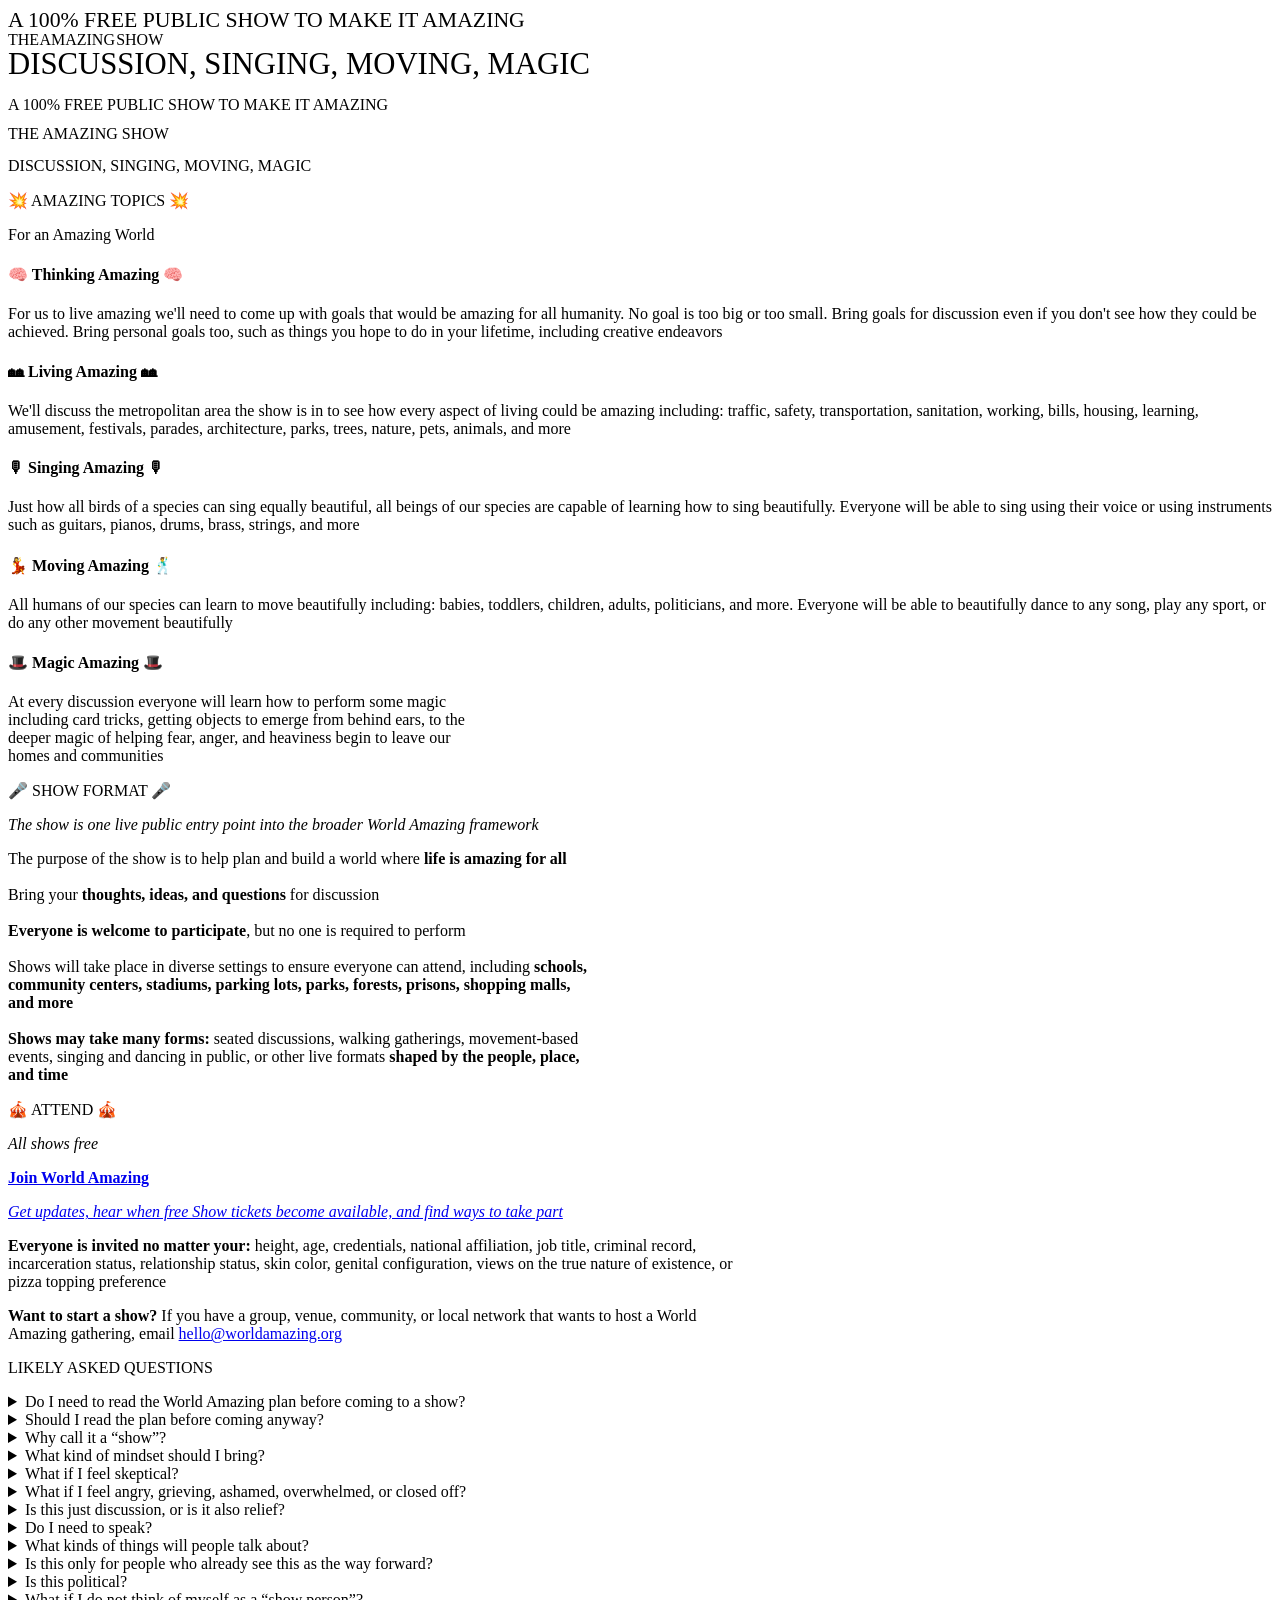
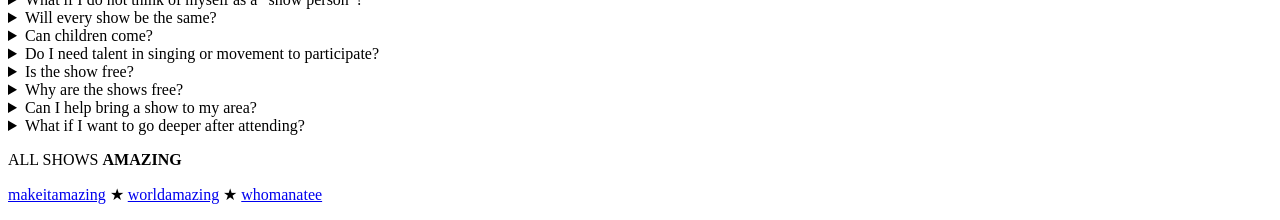
<file: docs/show/index.html>
<!doctype html>
<html lang="en"><head>
    
    <meta charset="utf-8">
    <meta name="viewport" content="width=device-width, initial-scale=1, shrink-to-fit=yes">

    <link rel="stylesheet" href="https://whomanatee.org/media/css/bootstrap.min.css">
    <link rel="stylesheet" href="https://whomanatee.org/media/css/main.css">
    <link rel="stylesheet" href="https://whomanatee.org/media/css/dim.css" id="theme-link">

    
    <link rel="shortcut icon" type="image/png" href="https://whomanatee.org/media/img/favicon.png">
    <link rel="shortcut icon" sizes="192x192" href="https://whomanatee.org/media/img/favicon.png">
    <link rel="apple-touch-icon" href="https://whomanatee.org/media/img/favicon.png">

    
    
    
    

    <title>
        
            THE AMAZING SHOW
        

        
    </title>
</head>

    <body>
        
        <div class="jumbotron jumbotron-fluid jumbotron-black pt-5 pb-4 text-center mb-0">
    


<div class="container courier text-center">
    <div class="d-none d-md-block">
        <div class="mb-0 nowrap " style="font-size: calc(0.4rem + 1.2vw);">
            
                A 100% FREE PUBLIC SHOW TO MAKE IT AMAZING
            
        </div>

        <div class="auto-display-1 font-weight-bolder mt-1 mb-3 nowrap"
             style="-font-size: calc(1.0rem + 4.6vw);
                    word-spacing: -0.35ch;
                    line-height: 0.85;">
                THE AMAZING SHOW
            
        </div>

        <div class="font-weight-bolder mt-n3 nowrap" style="font-size: calc(0.8rem + 1.4vw);">
            DISCUSSION, SINGING, MOVING, MAGIC
            
        </div>
    </div>

    <div class="d-md-none">
        <p class="auto-h5 mb-0" style="line-height: 0.9;">A 100% FREE PUBLIC SHOW TO MAKE IT AMAZING</p>
        <p class="auto-display-4 font-weight-bolder pt-1" style="line-height: 0.8;">THE AMAZING SHOW </p>
        <p class="auto-h4 b mt-n3 mb-0">DISCUSSION, SINGING, MOVING, MAGIC </p>
    </div>
</div>





</div>










<div id="topics" class="jumbotron jumbotron-fluid courier text-center -mb-0 mt-0">
    <div class="container -pb-4">
        <p class="font-weight-bolder auto-h2">💥 AMAZING TOPICS <span class="mirror">💥</span></p>
        <p class="mt-n2 mx-auto" style="max-width: 820px;">For an Amazing World</p>

        <div class="card-group border-bottom-0 mt-4">
            <div class="card px-3 py-5" style="min-width: 360px;">
                <div class="card-body">
                    <h4 class="card-title font-weight-bolder">
                        <span class="mirror">🧠</span> Thinking Amazing 🧠</h4>
                    <p> For us to live amazing we'll need to come up with goals that would be amazing for all humanity. No goal is too big or too small. Bring goals for discussion even if you don't see how they could be achieved. Bring personal goals too, such as things you hope to do in your lifetime, including creative endeavors</p>
                </div>
            </div>
            <div class="card px-3 py-5" style="min-width: 360px;">
                <div class="card-body">
                    <h4 class="card-title font-weight-bolder">
                        <span class="mirror">🏘</span> Living Amazing 🏘</h4>
                    <p class="mx-auto">
                         We'll discuss the metropolitan area the show is in to see how every aspect of living could be amazing including: traffic, safety, transportation, sanitation, working, bills, housing, learning, amusement, festivals, parades, architecture, parks, trees, nature, pets, animals, and more
                    </p>
                </div>
            </div>
        </div>

        
        <div class="card-group -mt-4">
            <div class="card px-3 py-5" style="min-width: 360px;">
                <div class="card-body">
                    <h4 class="card-title font-weight-bolder">
                        🎙 Singing Amazing <span class="-mt-2 mirror">🎙</span>
                    </h4>
                    <p>Just how all birds of a species can sing equally beautiful, all beings of our species are capable of learning how
                        to sing beautifully. Everyone will be able to sing using their voice or using instruments such as guitars,
                        pianos, drums, brass, strings, and more</p>
                </div>

                
            </div>
            <div class="card px-3 py-5" style="min-width: 360px;">
                <div class="card-body">
                    <h4 class="card-title font-weight-bolder">
                        💃 Moving Amazing 🕺
                    </h4>
                    <p>All humans of our species can learn to move beautifully including: babies, toddlers, children, adults,
                        politicians, and more. Everyone will be able to beautifully dance to any song, play any sport, or do any other
                        movement beautifully</p>
                </div>
            </div>
        </div>
        

        <div class="card-group border-bottom-0">
            <div class="card px-3 py-5">
                <div class="card-body">
                    <h4 class="card-title font-weight-bolder">🎩 Magic Amazing <span class="-mt-2 mirror">🎩</span></h4>
                    <p class="mx-auto" style="max-width: 480px;">
                        At every discussion everyone will learn how to perform some magic including card tricks, getting objects to emerge from behind ears, to the deeper magic of helping fear, anger, and heaviness begin to leave our homes and communities</p>
                </div>
            </div>
        </div>
    </div>
</div>








<div id="tour" class="jumbotron jumbotron-fluid jumbotron-slim jumbotron-red courier pb-3">
    <div class="container h5 mx-auto text-center mb-4 pb-2" style="max-width: 640px;">
        <p class="font-weight-bolder auto-h2 nowrap">
            🎤 SHOW FORMAT <span class="mirror">🎤</span></p>
        <p><em>The show is one live public entry point into the broader World Amazing framework</em></p>
    </div>

    <div class="container auto-h4 pb-5 text-center mx-auto" style="max-width: 580px;">
        The purpose of the show is to help plan and build a world where <b>life is amazing for all</b>

        <br/><br/>Bring your <b>thoughts, ideas, and questions</b> for discussion

        <br/><br/><b>Everyone is welcome to participate</b>, but no one is required to perform

        <br/><br/>Shows will take place in diverse settings to ensure everyone can attend, including <b>schools, community centers, stadiums, parking lots, parks, forests, prisons, shopping malls, and more</b>

        <br/><br/><b>Shows may take many forms:</b> seated discussions, walking gatherings, movement-based events, singing and dancing in
        public, or other live formats <b>shaped by the people, place, and time</b>
    </div>
</div>












<div id="tour" class="jumbotron jumbotron-slim jumbotron-dark-blue courier text-center">
    <p class="auto-h2 font-weight-bolder -mb-n4 mb-0">🎪 ATTEND <span class="mirror">🎪</span></i></p>    
    <p><em>All shows free</em></p>

    <div class="container text-center mx-auto" style="max-width: 840px;">
        



















<a href="https://forms.gle/AdHLCHzLEFkhTdPN8" role="button" target="_blank"
        class="btn btn-lg btn-block btn-success  mx-auto px-4 pb-4 pt-5 mt-5 courier">
    <p class="auto-h2 -bold mb-0"><b>Join World Amazing</b></p>
    <p class="-mt-n2 -mb-0 -small mx-auto" style="max-width: 690px;"><i>Get updates, hear when free Show tickets become available, and find ways to take part</i></p>
</a>

    </div>


    <p class="-text-muted small text-center pt-3 mx-auto" style="max-width: 740px;">
        <b>Everyone is invited no matter your:</b> height, age, credentials, national affiliation, job title, criminal record, incarceration status, relationship status, skin color, genital configuration, views on the true nature of existence, or pizza topping preference</p>
    

    <p class="text-center pt-4 mt-5 mx-auto" style="max-width: 700px;">
        <b>Want to start a show?</b> If you have a group, venue, community, or local network that wants to host a World
        Amazing gathering, email <a href="mailto:hello@worldamazing.org">hello@worldamazing.org</a>
    </p>
</div>
    









    














<div class="jumbotron jumbotron-fluid -jumbotron-black -pt-5 pb-4 mt-n5 courier">
    <p class="font-weight-bolder auto-h2 mb-4 text-center">LIKELY ASKED QUESTIONS</p>
    <div class="container -mx-auto pb-5" style="max-width: 860px;">
        <div class="faq-list">
            <details class="faq-item">
                <summary>Do I need to read the World Amazing plan before coming to a show?</summary>
                <div class="faq-answer">
                    <p>No. You do not need to read anything in advance to attend. The show is open to anyone willing to come in
                        good faith. If you want to look over the plan beforehand, that can help orient your thinking, but it is
                        not a requirement.</p>
                </div>
            </details>
        
            <details class="faq-item">
                <summary>Should I read the plan before coming anyway?</summary>
                <div class="faq-answer">
                    <p>If you feel drawn to, yes. Reading some of the plan beforehand can help ready your mind for deeper work,
                        broader thinking, and more grounded participation. But the show is also a place where people can
                        encounter these ideas for the first time, in public, with others.</p>
                </div>
            </details>
        
            <details class="faq-item">
                <summary>Why call it a “show”?</summary>
                <div class="faq-answer">
                    <p>Because this is not just a lecture, meeting, or performance. It is a public form that can include
                        thought, movement, music, play, and shared civic imagination. The point is not spectacle for its own
                        sake. The point is to make better public life visible and real.</p>
                </div>
            </details>

            <details class="faq-item">
                <summary>What kind of mindset should I bring?</summary>
                <div class="faq-answer">
                    <p>Bring an open mind, real questions, and a willingness to think beyond the usual limits. You do not need
                        polished opinions. You do not need credentials. You do not need to already know what the future should
                        look like. You do need a willingness to consider that life could be made far better than what we have
                        accepted.</p>
                </div>
            </details>
        
            <details class="faq-item">
                <summary>What if I feel skeptical?</summary>
                <div class="faq-answer">
                    <p>Skepticism is welcome. The point is not blind agreement. The point is to think seriously, test ideas
                        honestly, and see what becomes visible when people stop treating the current world as the ceiling of
                        what is possible.</p>
                </div>
            </details>
        
            <details class="faq-item">
                <summary>What if I feel angry, grieving, ashamed, overwhelmed, or closed off?</summary>
                <div class="faq-answer">
                    <p>You are not disqualified. Most people alive today have been shaped by a world that runs on stress,
                        distortion, fear, blame, and survival habits. The show is not built on the assumption that people arrive
                        fully healed. It is built on the understanding that humans can think, feel, move, speak, and gather
                        their way toward something better.</p>
                </div>
            </details>
        
            <details class="faq-item">
                <summary>Is this just discussion, or is it also relief?</summary>
                <div class="faq-answer">
                    <p>It can be both. The show is a place for deep thought, but also for deep relief: the relief of saying what
                        matters, hearing others think honestly, moving together, singing together, laughing, imagining better,
                        and feeling for a moment what public life could be like in a healthier civilization.</p>
                </div>
            </details>
        
            <details class="faq-item">
                <summary>Do I need to speak?</summary>
                <div class="faq-answer">
                    <p>No. You are welcome to speak, ask questions, share ideas, sing, move, or participate more actively, but
                        you do not need to perform. Some people will speak often. Some will mostly listen and take it in. Both
                        are valid.</p>
                </div>
            </details>
        
            <details class="faq-item">
                <summary>What kinds of things will people talk about?</summary>
                <div class="faq-answer">
                    <p>Anything that matters to making life amazing for all: homes, work, health, learning, safety, beauty,
                        childhood, nature, public life, transportation, music, movement, community, repair, and the many ways
                        civilization could be made more sane, more cooperative, and more alive.</p>
                </div>
            </details>
        
            <details class="faq-item">
                <summary>Is this only for people who already see this as the way forward?</summary>
                <div class="faq-answer">
                    <p>No. The show is not only for people who already see it clearly. It is for people willing to engage
                        honestly, think seriously, and look for themselves. Some will arrive already convinced that humanity
                        needs a total shift. Others will arrive curious, cautious, skeptical, or uncertain. The point is not
                        forced agreement. The point is to make the deeper reality easier to see in public.</p>
                </div>
            </details>
        
            <details class="faq-item">
                <summary>Is this political?</summary>
                <div class="faq-answer">
                    <p>Not in the narrow party sense. The show concerns public life, how humans live together, and what kind of
                        civilization we are building. It reaches beneath ordinary politics into deeper questions of truth, care,
                        housing, work, childhood, beauty, repair, and what life should actually be like.</p>
                </div>
            </details>
        
            <details class="faq-item">
                <summary>What if I do not think of myself as a “show person”?</summary>
                <div class="faq-answer">
                    <p>This is not about fitting a type. Some gatherings may feel more like a public conversation. Some may feel
                        more like a walk, a shared inquiry, a movement-based gathering, or a civic celebration. The point is not
                        to match a pre-existing culture. The point is to help build a better one.</p>
                </div>
            </details>
        
            <details class="faq-item">
                <summary>Will every show be the same?</summary>
                <div class="faq-answer">
                    <p>No. Different places, groups, and moments will shape different formats. Some shows may be seated. Some
                        may be walking. Some may lean more heavily into discussion, singing, movement, or shared public space.
                        What remains constant is the purpose: helping make life amazing for all.</p>
                </div>
            </details>
        
            <details class="faq-item">
                <summary>Can children come?</summary>
                <div class="faq-answer">
                    <p>In general, yes, though exact formats may vary by event and venue. A healthier civilization should
                        include children in public life, not hide the future from them. Some gatherings may be especially
                        welcoming to families, while others may be better suited to older participants depending on the setting
                        and format.</p>
                </div>
            </details>
        
            <details class="faq-item">
                <summary>Do I need talent in singing or movement to participate?</summary>
                <div class="faq-answer">
                    <p>No. The point is not performance perfection. The point is participation, openness, learning, and
                        rediscovering capacities that many people have been taught to suppress, fear, or leave behind.</p>
                </div>
            </details>
        
            <details class="faq-item">
                <summary>Is the show free?</summary>
                <div class="faq-answer">
                    <p>Yes. All World Amazing Shows are free.</p>
                </div>
            </details>
        
            <details class="faq-item">
                <summary>Why are the shows free?</summary>
                <div class="faq-answer">
                    <p>Because the purpose is public life, not gatekeeping. A real public show about making life amazing for all
                        should not be built around pricing people out of the room.</p>
                </div>
            </details>
        
            <details class="faq-item">
                <summary>Can I help bring a show to my area?</summary>
                <div class="faq-answer">
                    <p>Yes. If you have a group, venue, community, or local network that wants to host a World Amazing
                        gathering, email <a href="mailto:hello@worldamazing.org">hello@worldamazing.org</a>.</p>
                </div>
            </details>
        
            <details class="faq-item">
                <summary>What if I want to go deeper after attending?</summary>
                <div class="faq-answer">
                    <p>You can keep reading the plan, share the work with others, stay connected for future gatherings, start
                        conversations in your own community, or help bring a show to your area. The point is not only to attend
                        something once. It is to help life move in a better direction.</p>
                </div>
            </details>
        </div>
        
        
        
        
    </div>
</div>

<div class="jumbotron jumbotron-fluid jumbotron-slim jumbotron-red courier text-center mb-0">
    <div class="container">
        <p class="auto-h1">ALL SHOWS <b>AMAZING</b></p>
    </div>
</div>

<p class="text-center courier px-3 pt-3">
    <a href="https://makeitamazing.org/" target="_blank">makeitamazing</a>
    ★ <a href="http://worldamazing.org">worldamazing</a>
    ★ <a href="http://whomanatee.org" target="_blank">whomanatee</a>
</p>


        
        
    </body>
</html>
</file>
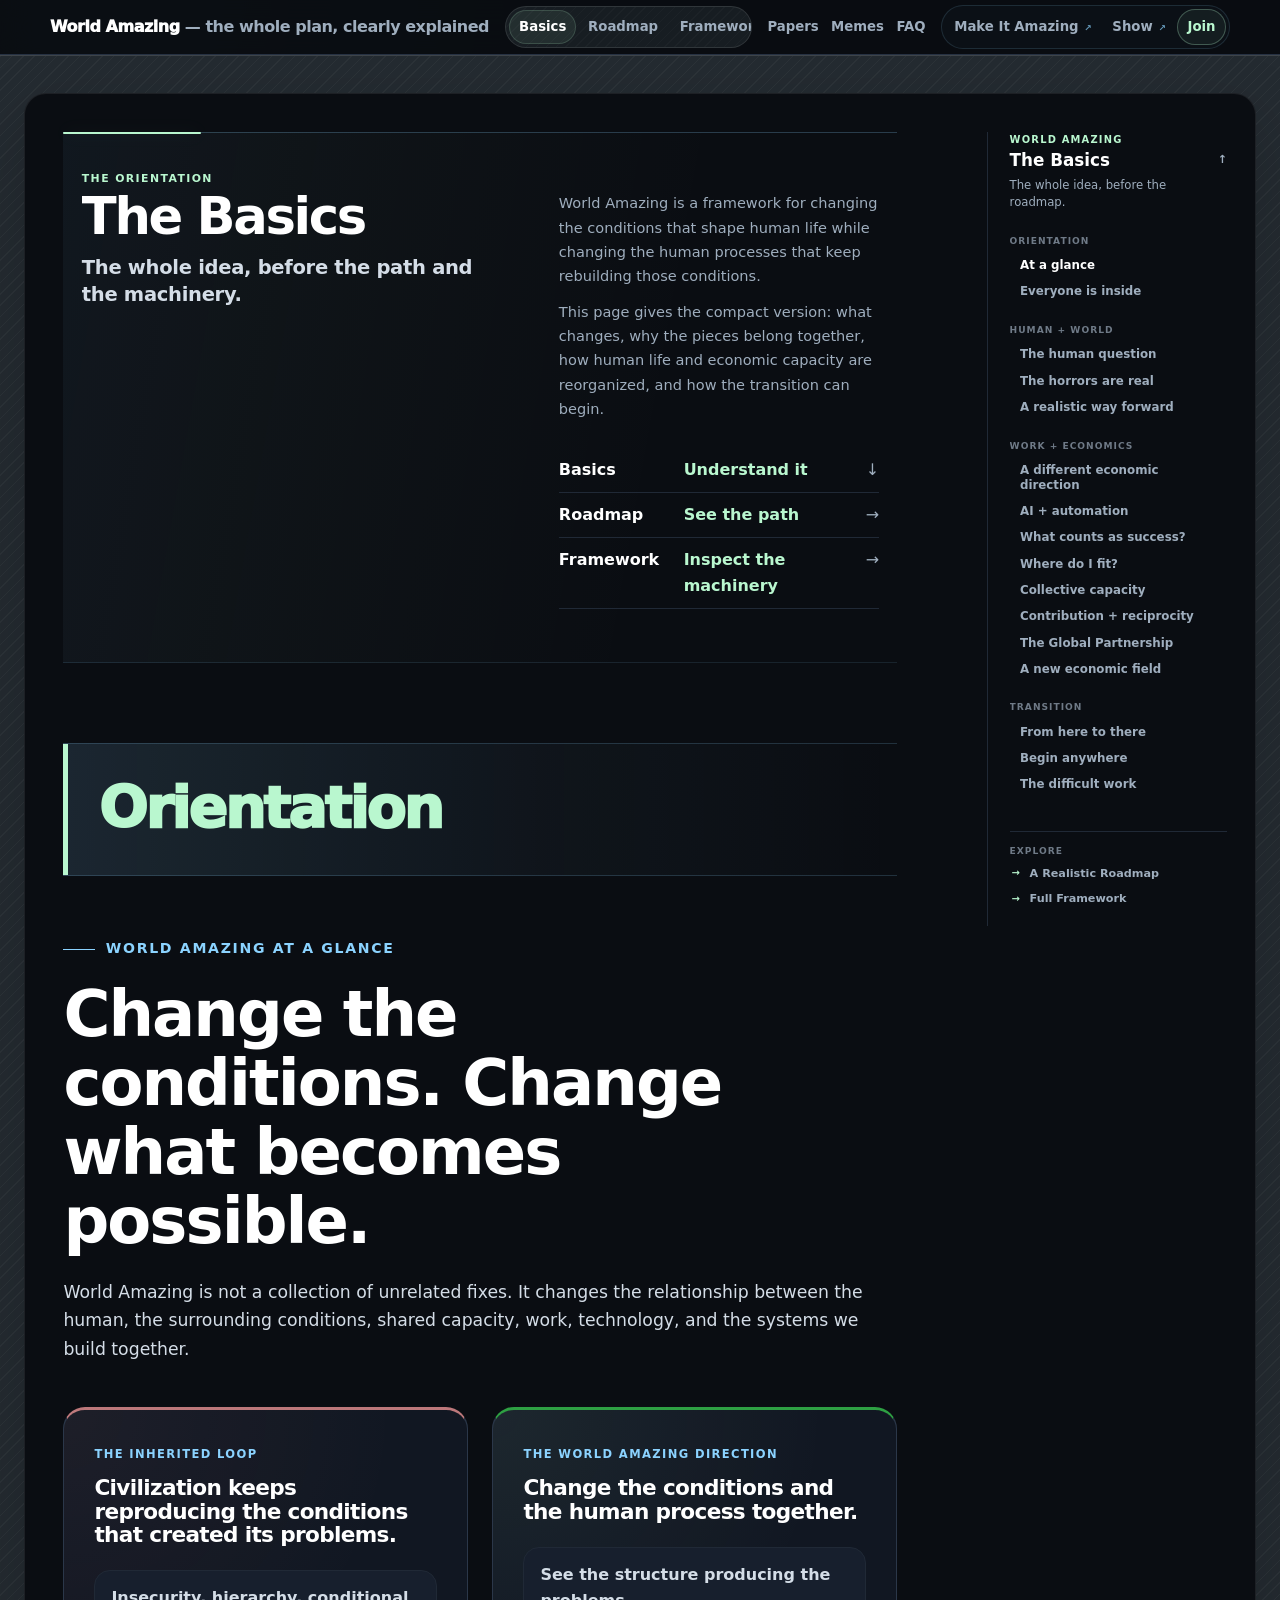
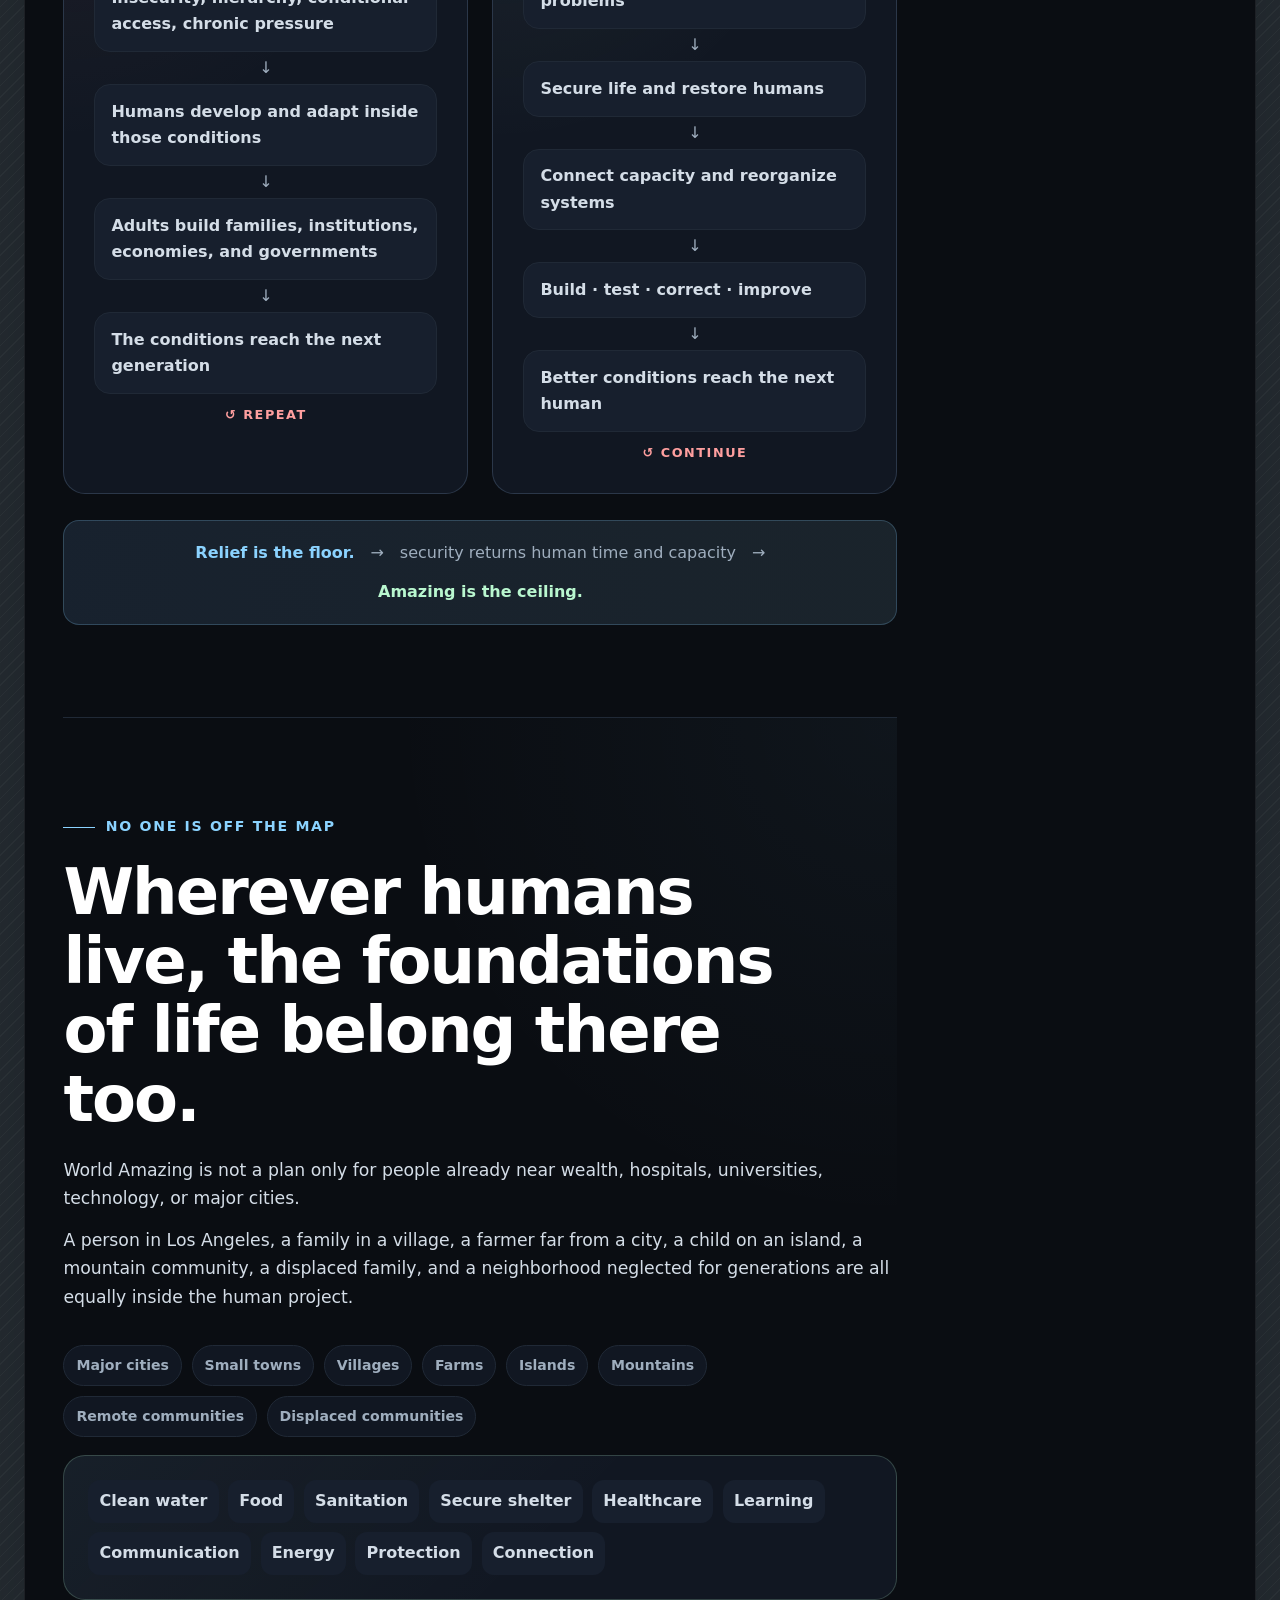
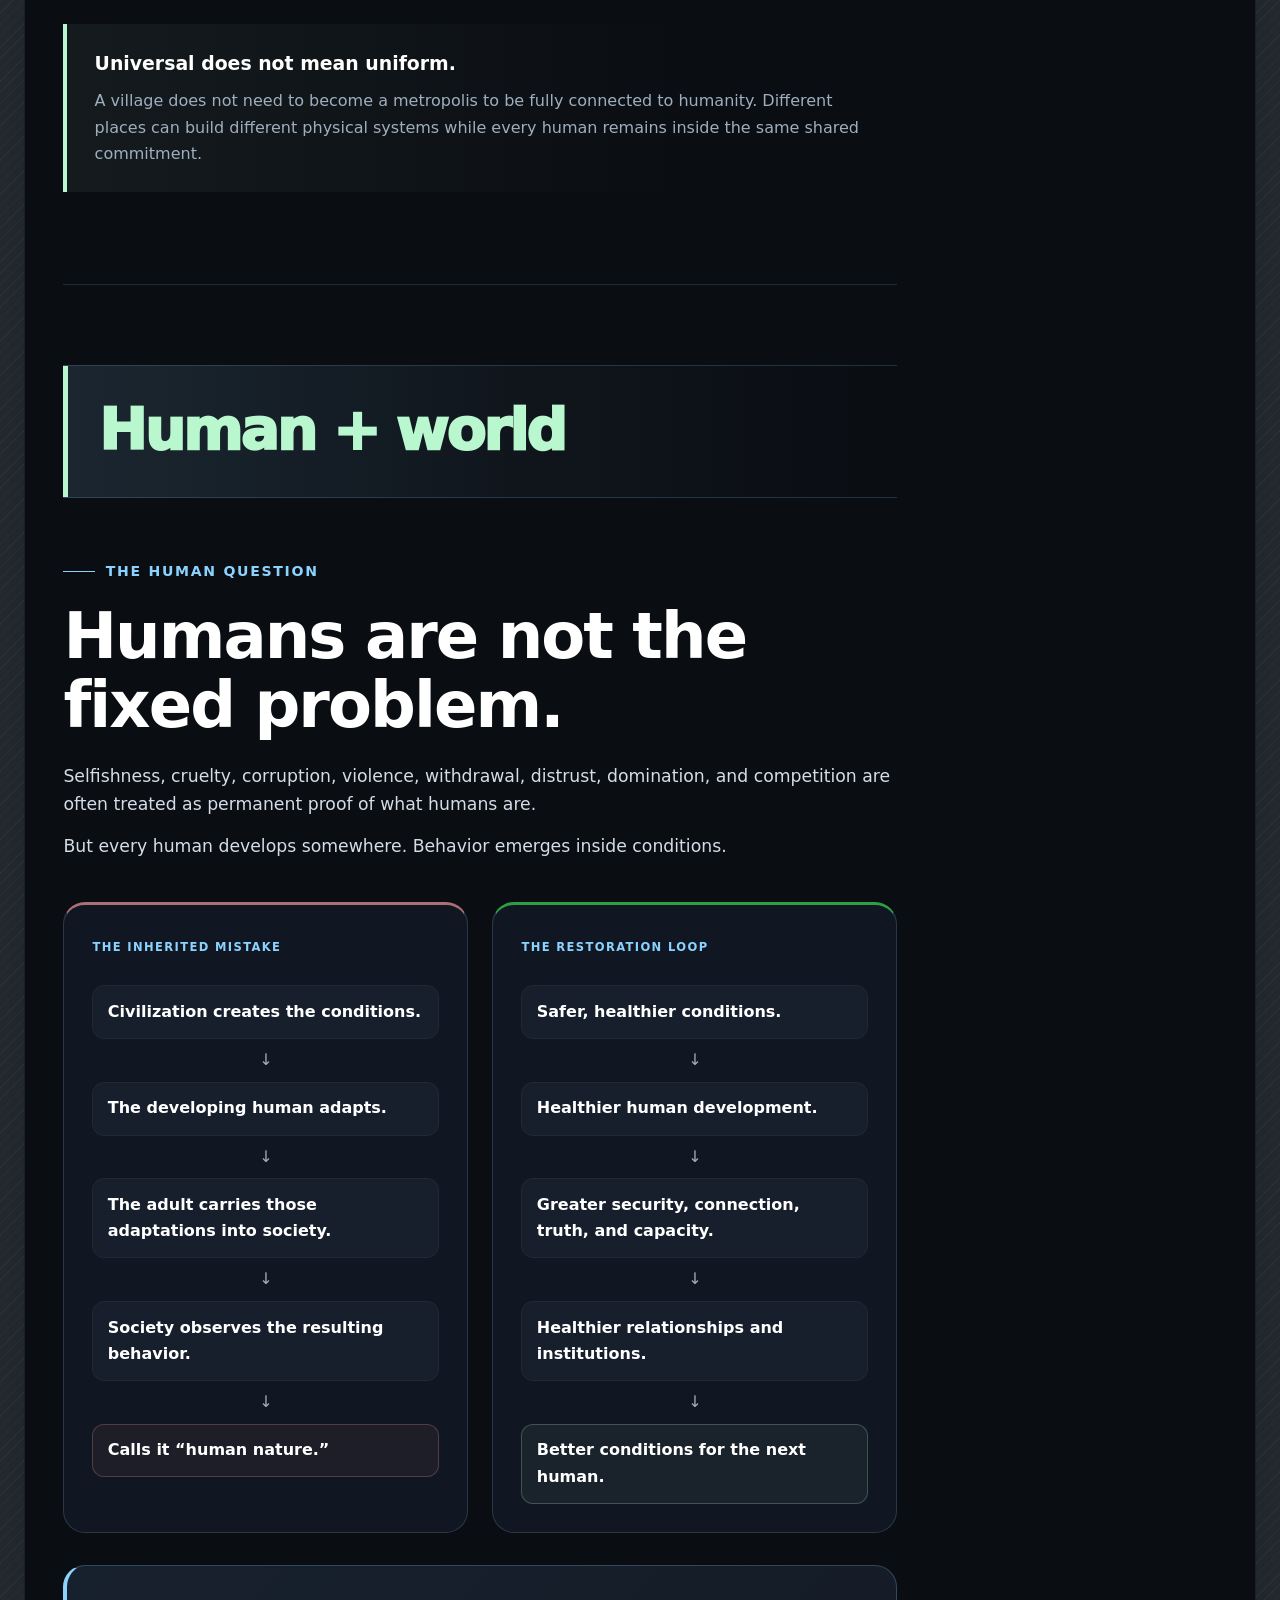
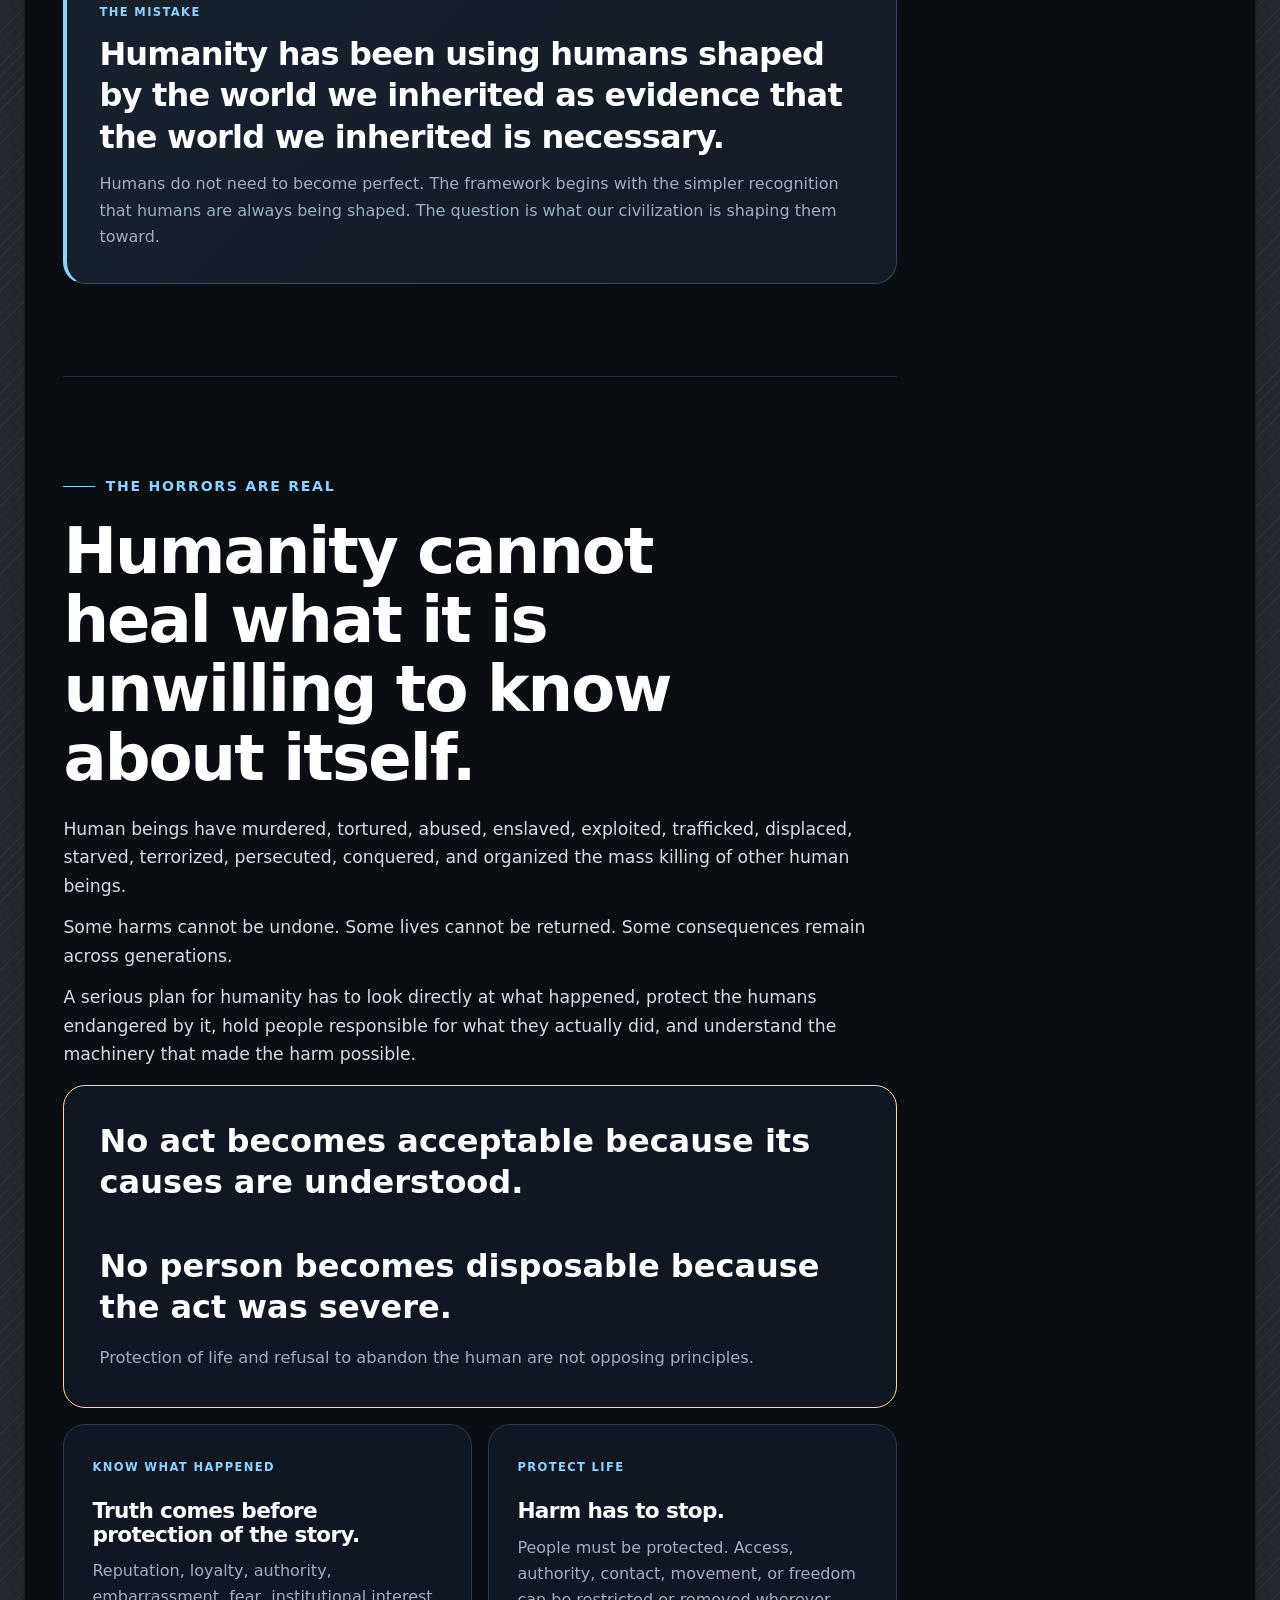
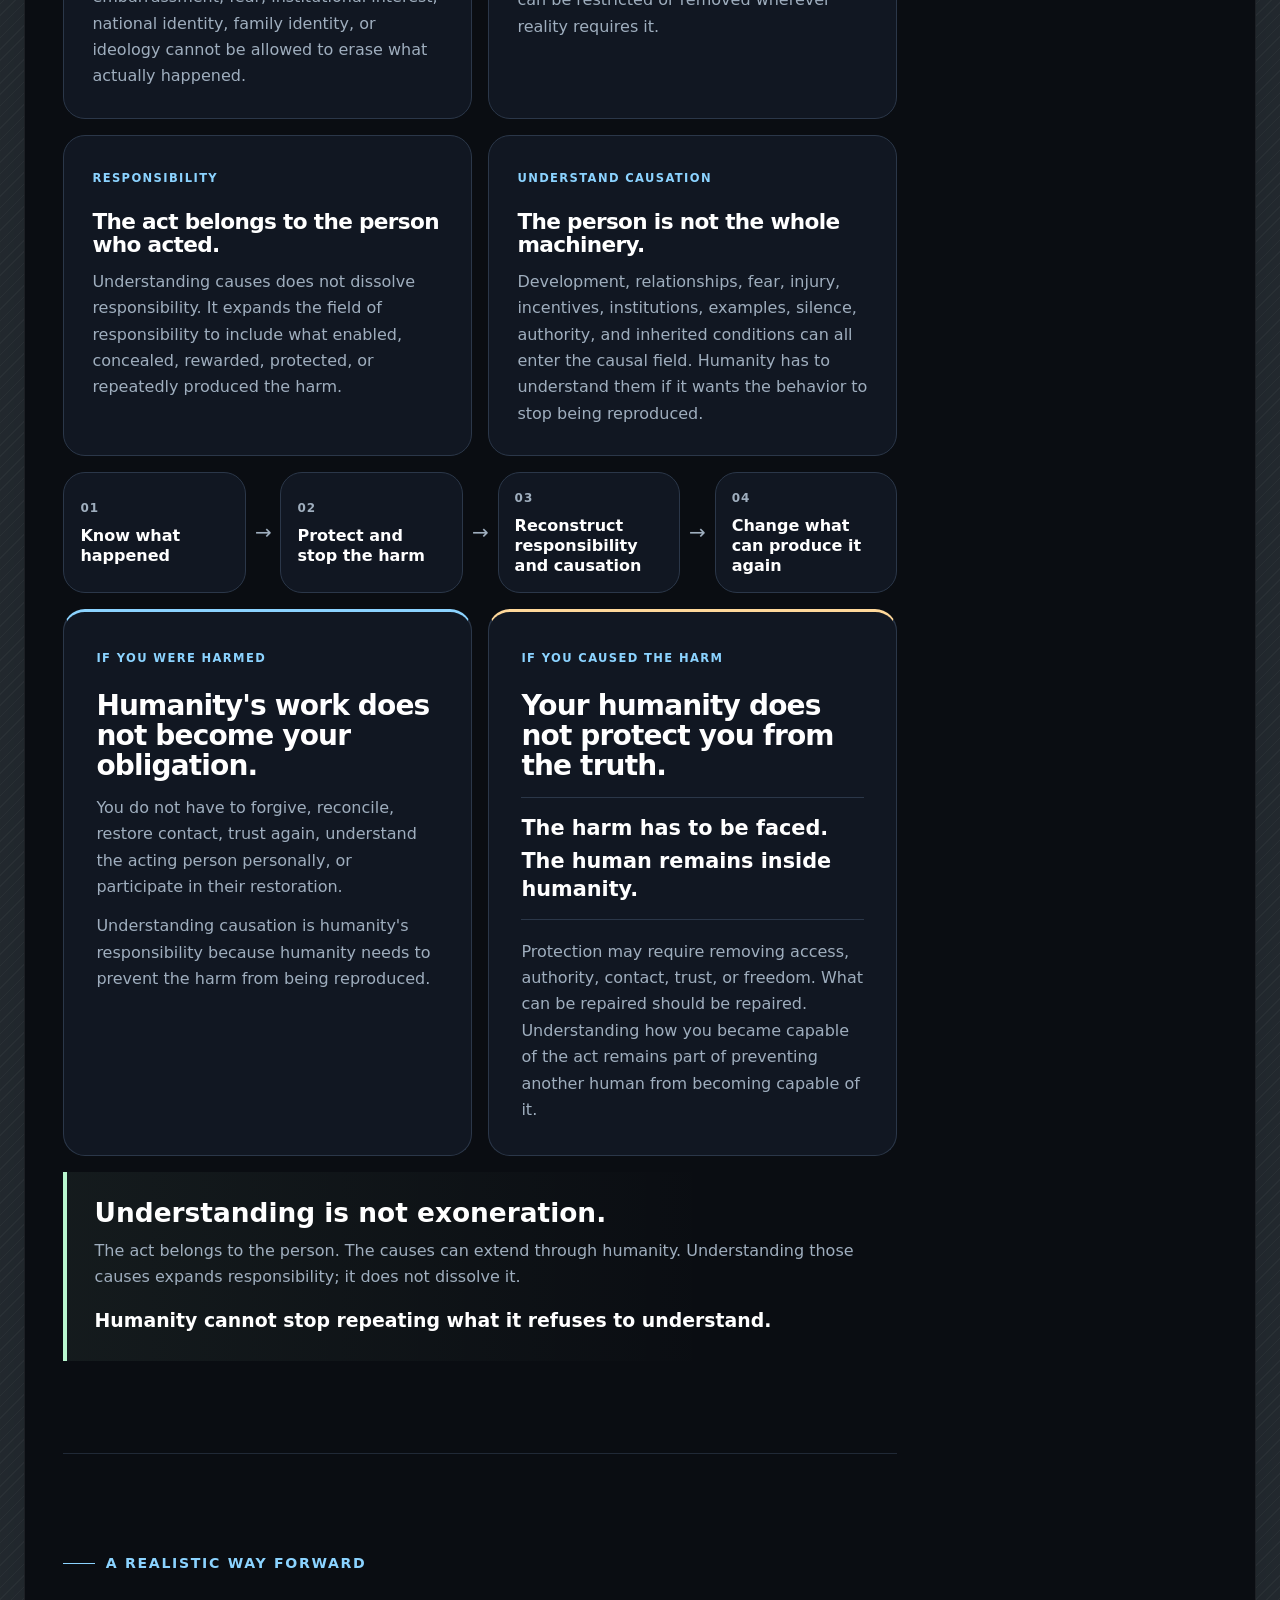
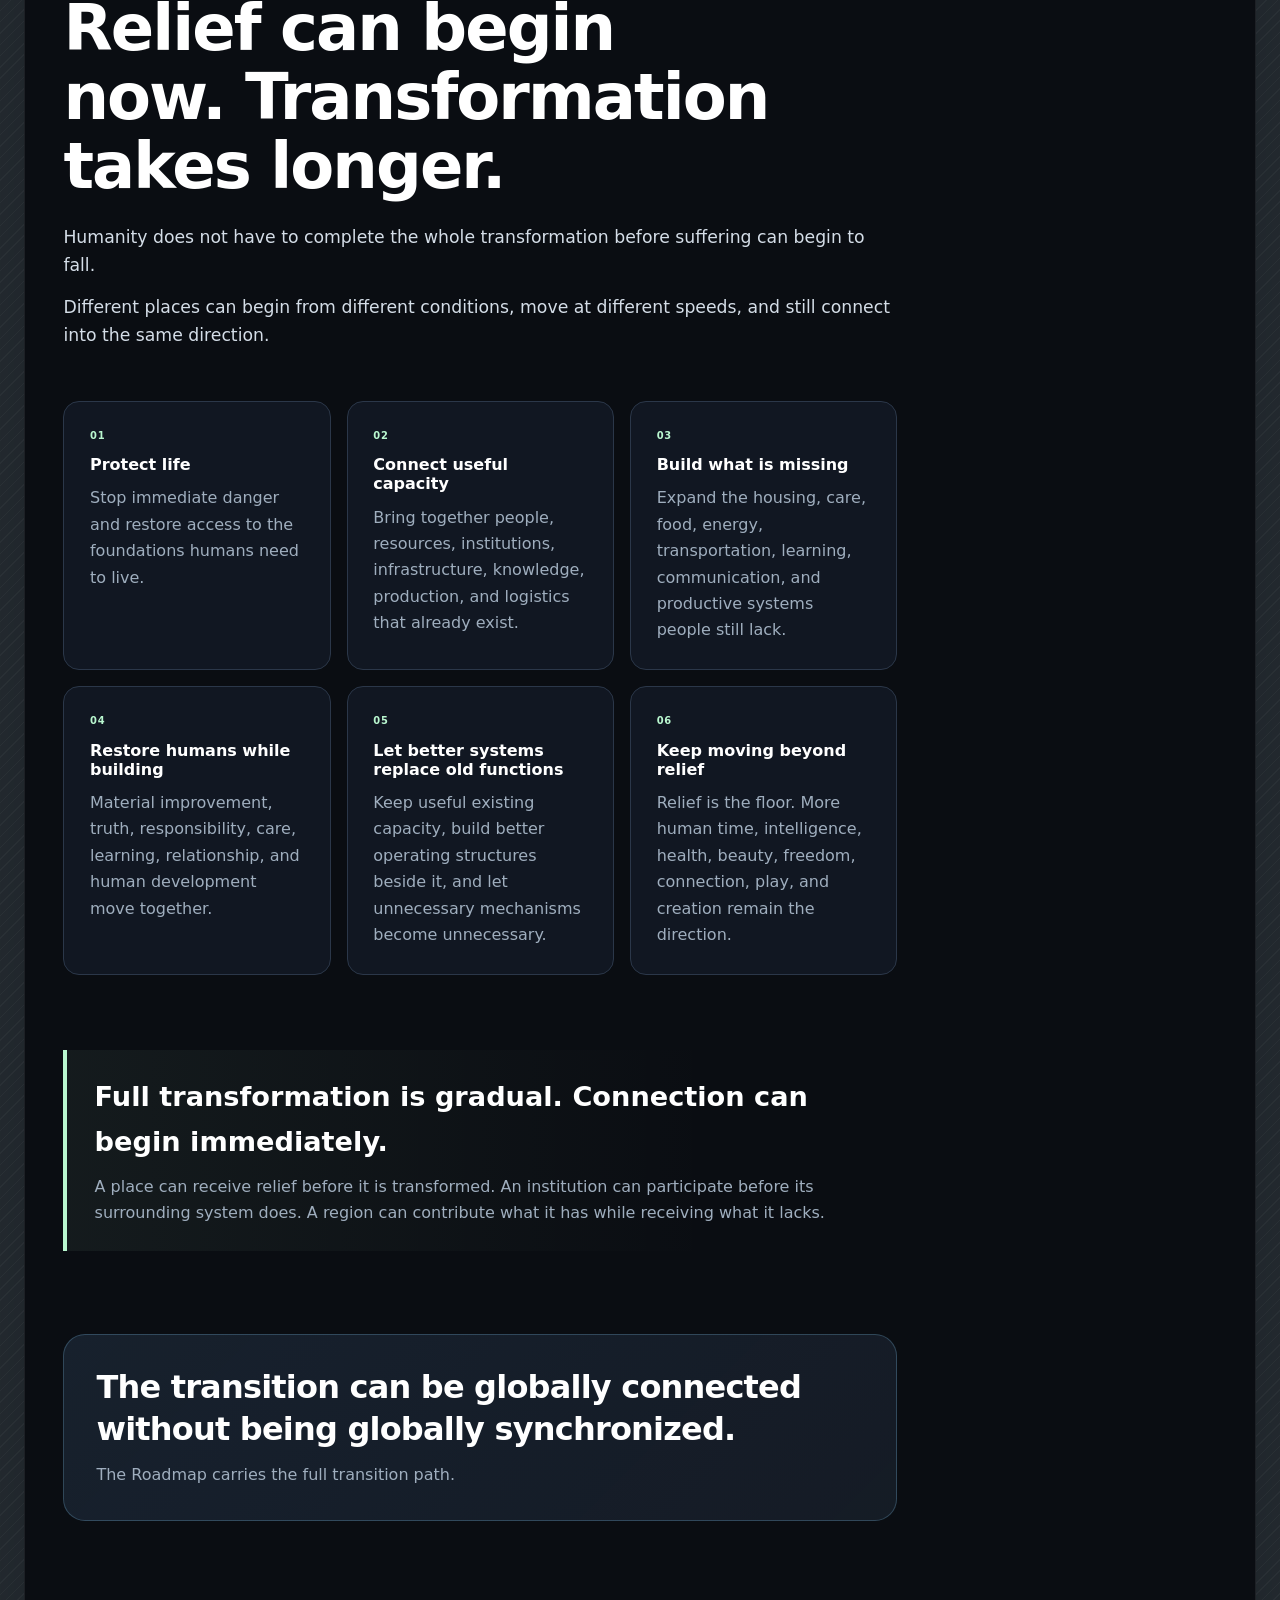
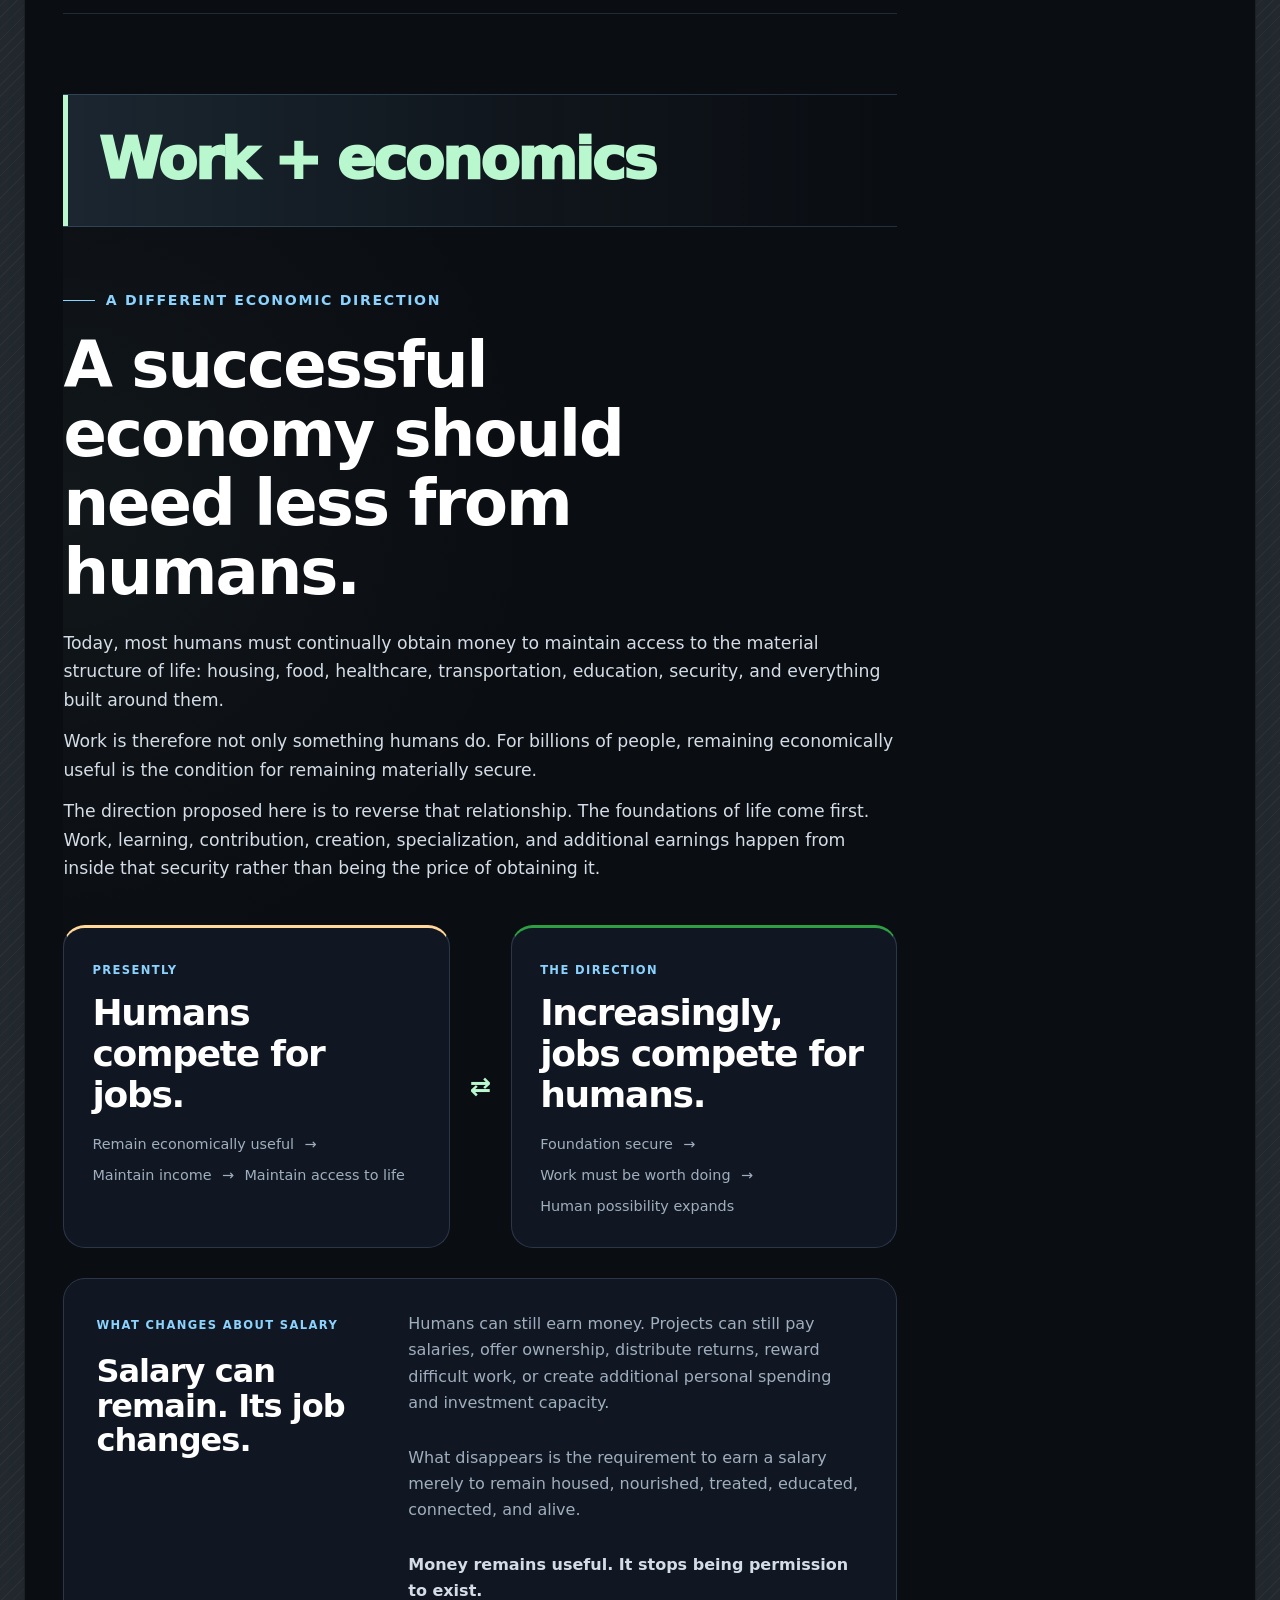
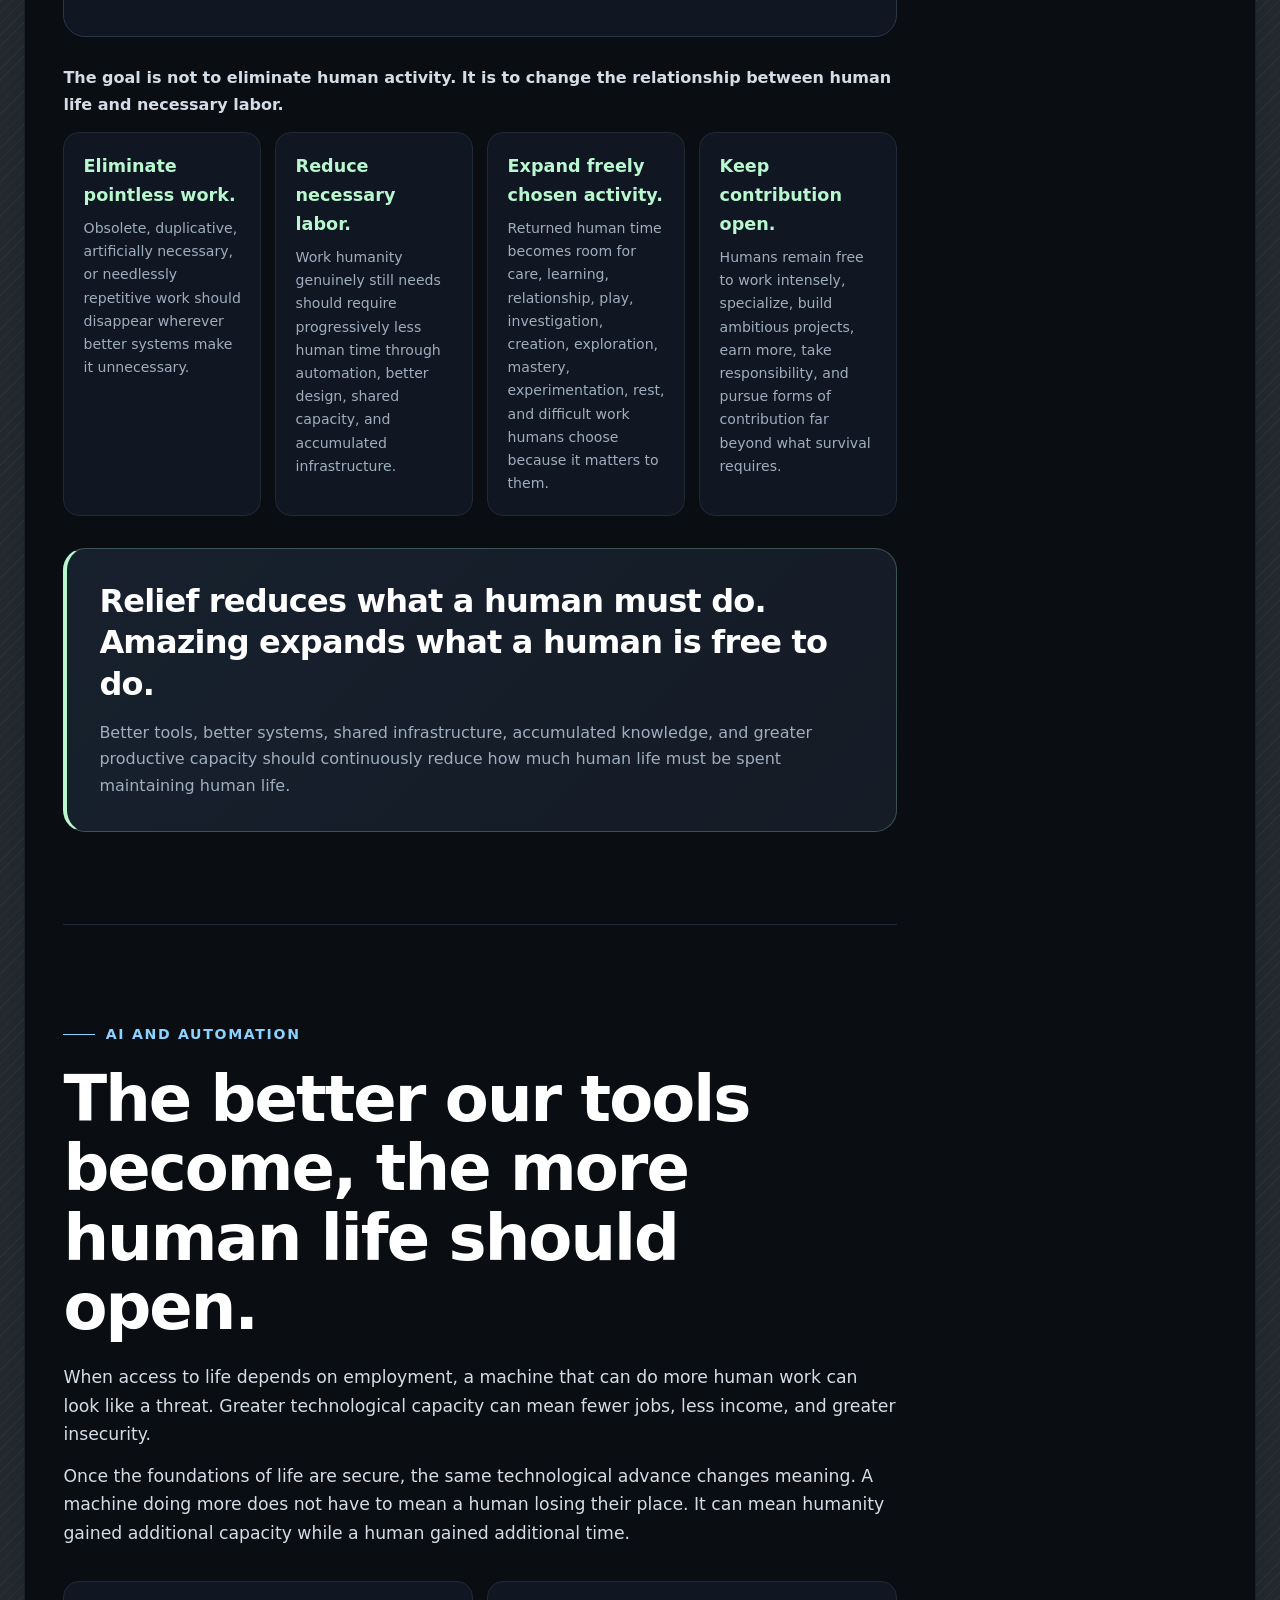
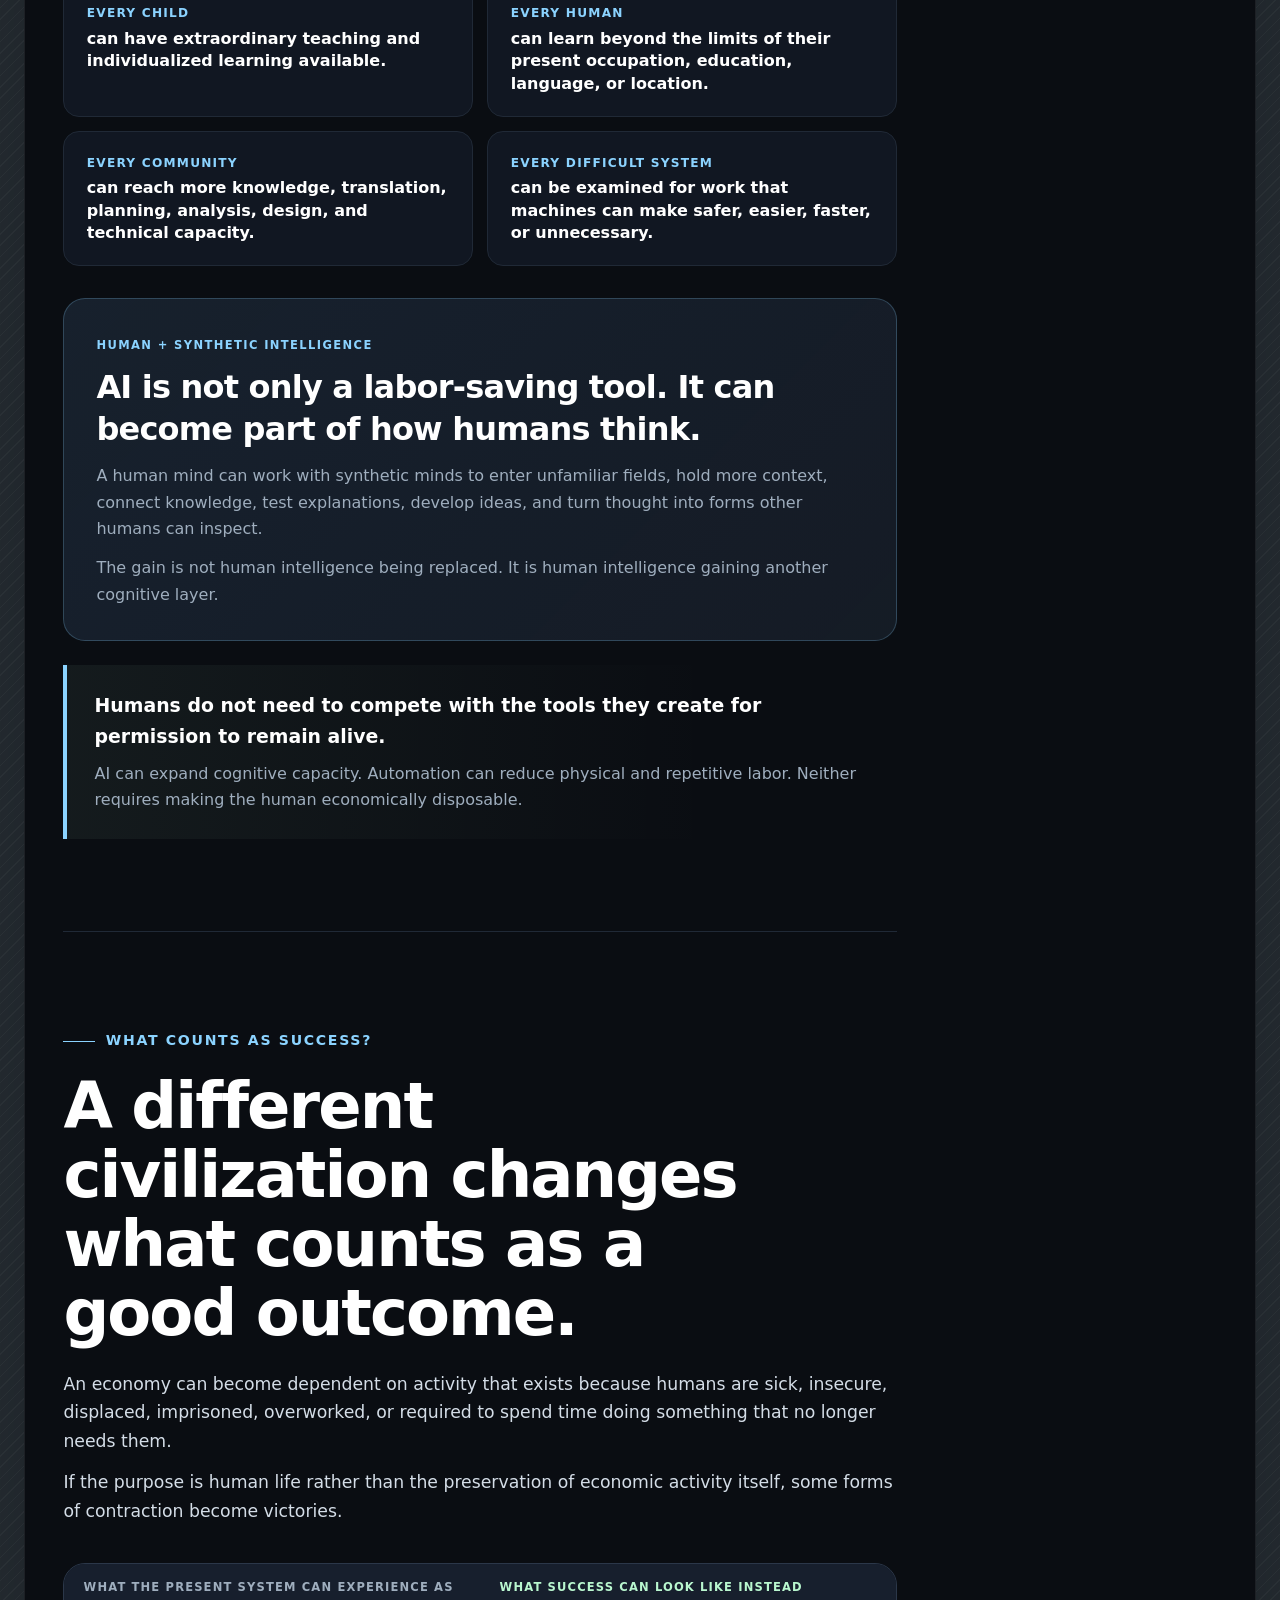
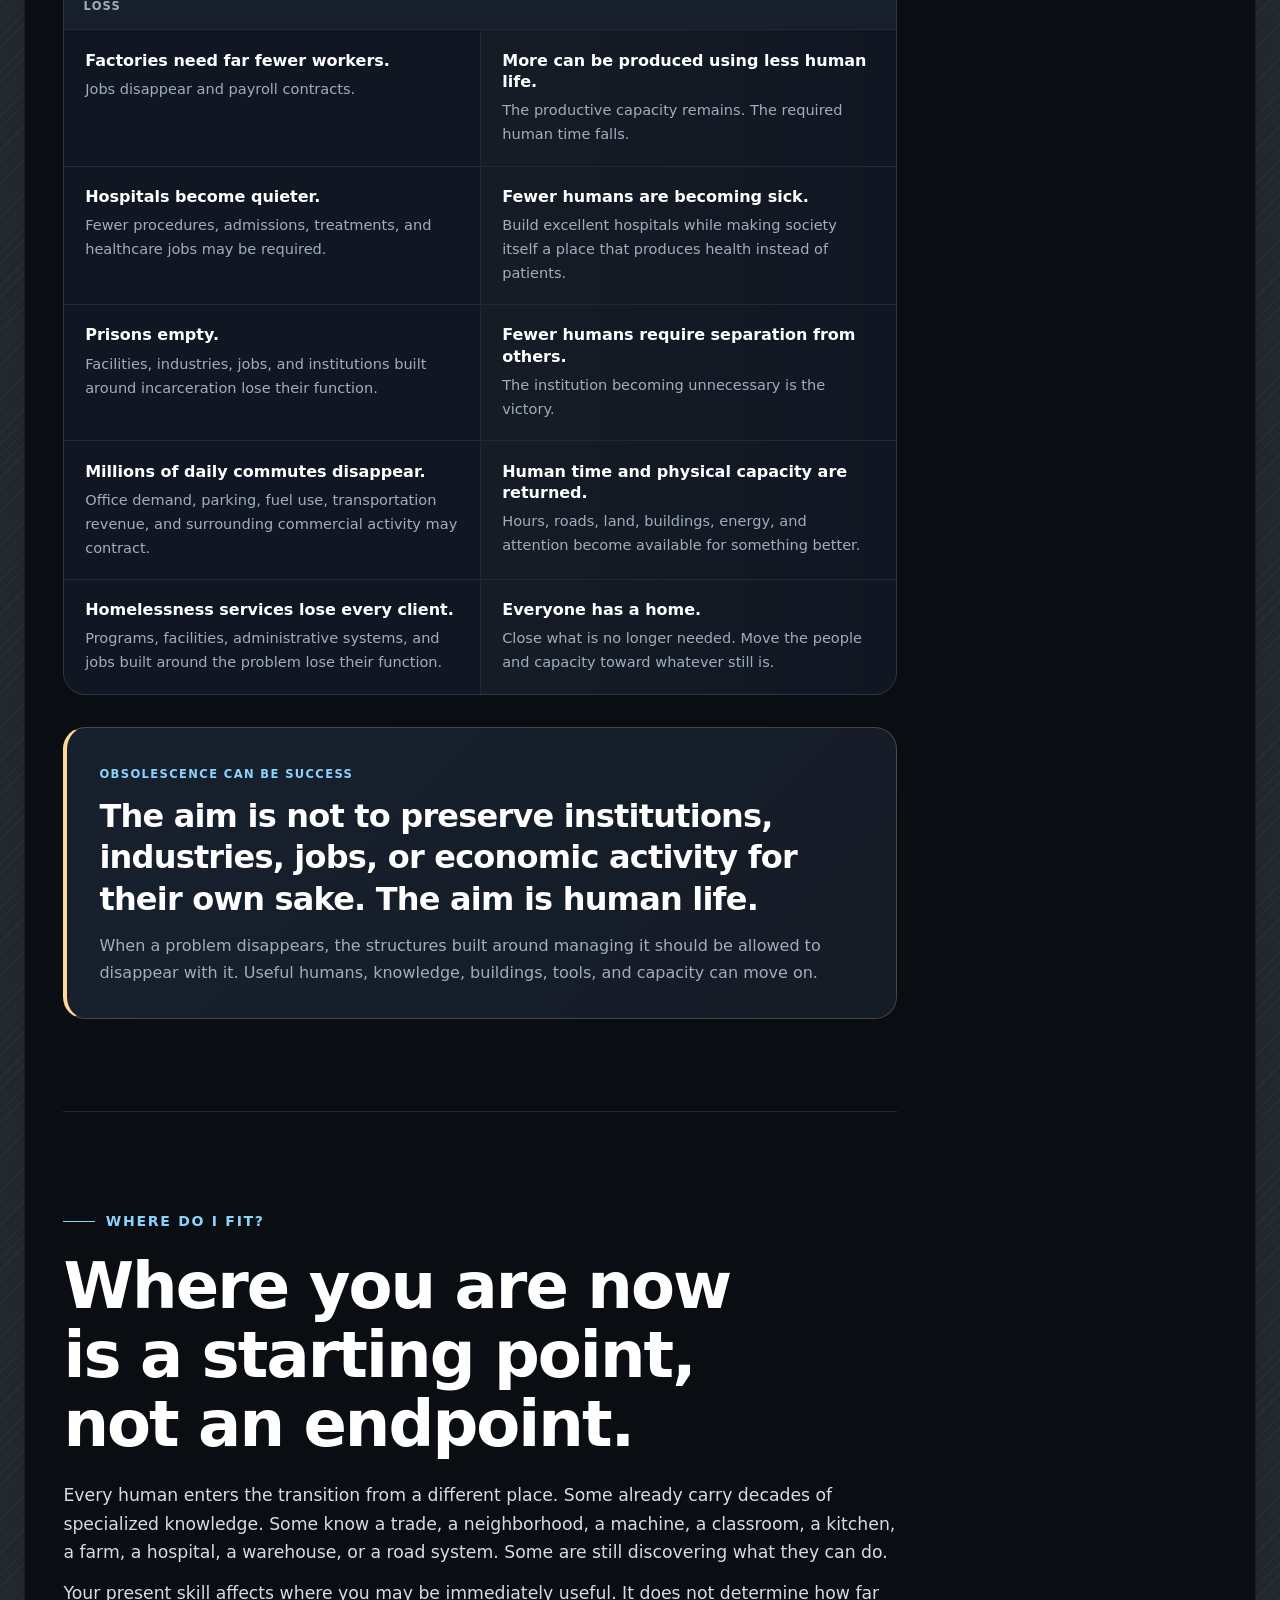
<file: docs/basics.html>
<!doctype html>
<html lang="en">

<head>
  <meta charset="utf-8">
  <meta name="viewport" content="width=device-width, initial-scale=1">
  <meta name="color-scheme" content="dark only">
  <meta name="darkreader-lock">
  <meta name="description" content="World Amazing is an open-source civilizational framework for guaranteeing life,
    returning human time, restoring the human, and building systems organized around relief, 
    truth, cooperation, and flourishing.">
  <title>The Basics — World Amazing</title>

  <link rel="stylesheet" href="assets/main.css" />
  <link rel="stylesheet" href="assets/global-nav.css" />
  <link rel="stylesheet" href="assets/footer.css" />
  <link rel="stylesheet" href="assets/nav.css" />
  <link rel="stylesheet" href="assets/docs.css" />
  

  <!-- FRONTMATTER STYLES (numerous) -->
  <style>
    /* =========================================================
       WORLD AMAZING FRONTMATTER
       ========================================================= */

    .wa-frontmatter {
      position: relative;
      margin-top: 0;
    }

    .wa-front {
      position: relative;
      padding: 92px 0;
      border-bottom: 1px solid var(--line-soft);
    }

    .wa-front__header {
      max-width: 1010px;
    }

    .wa-front__header h2,
    .wa-front__split h2,
    .wa-ai-grid h2,
    .wa-begin-anywhere h2,
    .wa-roadmap-handoff h2 {
      max-width: 16ch;
    }

    .wa-front__lead {
      max-width: 920px;
      margin-top: 1.35rem;
      color: var(--soft);
      font-size: 1.08rem;
    }

    .wa-front__lead+.wa-front__lead {
      margin-top: 0.8rem;
    }

    .wa-front__copy {
      color: var(--soft);
      font-size: 1.03rem;
    }

    .wa-front__split,
    .wa-ai-grid {
      display: grid;
      grid-template-columns: minmax(260px, .85fr) minmax(0, 1.15fr);
      gap: 3rem;
      align-items: start;
    }



    /* ---------------------------------------------------------
       AT A GLANCE
       --------------------------------------------------------- */

    .wa-front--glance {
      padding-top: 108px;
    }

    .wa-glance-grid {
      display: grid;
      grid-template-columns: repeat(2, minmax(0, 1fr));
      gap: 24px;
      margin-top: 44px;
    }

    .wa-glance-loop {
      padding: 30px;
      border: 1px solid var(--line);
      border-radius: var(--radius-lg);
      background: var(--surface);
    }

    .wa-glance-loop--old {
      border-top: 3px solid rgba(255, 159, 159, .72);
      background:
        radial-gradient(circle at top left, rgba(255, 159, 159, .055), transparent 42%),
        var(--surface);
    }

    .wa-glance-loop--new {
      border-top: 3px solid var(--green-strong);
      background:
        radial-gradient(circle at top left, rgba(185, 247, 207, .07), transparent 42%),
        var(--surface);
    }

    .wa-glance-loop h3 {
      max-width: 24ch;
    }

    .wa-flow-stack {
      display: grid;
      justify-items: stretch;
      gap: 8px;
      margin-top: 24px;
    }

    .wa-flow-node {
      padding: .85rem 1rem;
      border: 1px solid var(--line-soft);
      border-radius: var(--radius-md);
      background: var(--surface-2);
      color: var(--soft);
      font-weight: 700;
    }

    .wa-flow-arrow {
      justify-self: center;
      color: var(--muted);
      line-height: 1;
    }

    .wa-flow-return {
      justify-self: center;
      margin-top: 2px;
      color: var(--red);
      font-size: .8rem;
      font-weight: 900;
      letter-spacing: .12em;
      text-transform: uppercase;
    }

    .wa-possibility-axis {
      display: flex;
      flex-wrap: wrap;
      justify-content: center;
      align-items: center;
      gap: .8rem 1rem;

      margin-top: 26px;
      padding: 1.15rem 1.35rem;

      border: 1px solid rgba(139, 211, 255, .22);
      border-radius: var(--radius-md);

      background:
        linear-gradient(90deg,
          rgba(139, 211, 255, .055),
          rgba(185, 247, 207, .055)),
        var(--surface);

      color: var(--muted);
      text-align: center;
    }

    .wa-possibility-axis strong:first-child {
      color: var(--blue);
    }

    .wa-possibility-axis strong:last-child {
      color: var(--green);
    }


    /* ---------------------------------------------------------
       EVERYONE
       --------------------------------------------------------- */

    .wa-front--everyone {
      background:
        radial-gradient(circle at 100% 0%, rgba(139, 211, 255, .045), transparent 32rem);
    }

    .wa-place-field,
    .wa-foundation-field {
      display: flex;
      flex-wrap: wrap;
      gap: .6rem;
    }

    .wa-place-field {
      margin-top: 34px;
    }

    .wa-place-field span {
      padding: .5rem .75rem;
      border: 1px solid var(--line-soft);
      border-radius: var(--radius-pill);
      background: var(--surface);
      color: var(--muted);
      font-size: .88rem;
      font-weight: 750;
    }

    .wa-foundation-field {
      margin-top: 18px;
      padding: 24px;
      border: 1px solid rgba(185, 247, 207, .2);
      border-radius: var(--radius-lg);
      background:
        linear-gradient(135deg, rgba(185, 247, 207, .04), transparent 60%),
        var(--surface);
    }

    .wa-foundation-field span {
      padding: .5rem .7rem;
      border-radius: var(--radius-sm);
      background: var(--surface-2);
      color: var(--soft);
      font-weight: 800;
    }

    .wa-front-principle {
      margin-top: 24px;
      padding: 1.55rem 1.7rem;
      border-left: 4px solid var(--green);
      background:
        linear-gradient(90deg, rgba(185, 247, 207, .06), transparent 78%);
    }

    .wa-front-principle strong {
      display: block;
      font-size: 1.18rem;
    }

    .wa-front-principle p {
      max-width: 900px;
      margin-top: .55rem;
      color: var(--muted);
    }


    /* ---------------------------------------------------------
       HUMAN LOOP
       --------------------------------------------------------- */

    .wa-human-loop-grid {
      display: grid;
      grid-template-columns: repeat(2, minmax(0, 1fr));
      gap: 24px;
      margin-top: 42px;
    }

    .wa-human-loop {
      padding: 28px;
      border: 1px solid var(--line);
      border-radius: var(--radius-lg);
      background: var(--surface);
    }

    .wa-human-loop--old {
      border-top: 3px solid rgba(255, 159, 159, .65);
    }

    .wa-human-loop--new {
      border-top: 3px solid var(--green-strong);
    }

    .wa-human-chain {
      display: grid;
      justify-items: stretch;
      gap: .5rem;
      margin-top: 16px;
    }

    .wa-human-chain>div {
      padding: .8rem .9rem;
      border: 1px solid var(--line-soft);
      border-radius: var(--radius-sm);
      background: var(--surface-2);
    }

    .wa-human-chain>span {
      justify-self: center;
      color: var(--muted);
    }

    .wa-human-loop--old .wa-human-chain__end {
      border-color: rgba(255, 159, 159, .23);
      background: rgba(255, 159, 159, .055);
    }

    .wa-human-loop--new .wa-human-chain__end {
      border-color: rgba(185, 247, 207, .23);
      background: rgba(185, 247, 207, .055);
    }

    .wa-front-statement {
      max-width: 1040px;
      margin-top: 32px;
      padding: 2rem;

      border: 1px solid rgba(139, 211, 255, .23);
      border-radius: var(--radius-lg);

      background:
        linear-gradient(135deg, rgba(139, 211, 255, .05), rgba(185, 247, 207, .02)),
        var(--surface);
    }

    .wa-front-statement>strong {
      display: block;
      max-width: 900px;
      font-size: clamp(1.35rem, 2.7vw, 2rem);
      line-height: 1.3;
      letter-spacing: -.025em;
    }

    .wa-front-statement p {
      max-width: 900px;
      margin-top: .8rem;
      color: var(--muted);
    }

    .wa-front-statement--human {
      border-left: 4px solid var(--blue);
    }


    /* ---------------------------------------------------------
       ECONOMIC INVERSION
       --------------------------------------------------------- */

    .wa-front--economy {
      background:
        radial-gradient(circle at 0% 12%, rgba(185, 247, 207, .045), transparent 30rem);
    }

    .wa-work-inversion {
      display: grid;
      grid-template-columns: minmax(0, 1fr) auto minmax(0, 1fr);
      gap: 20px;
      align-items: stretch;
      margin-top: 42px;
    }

    .wa-work-state {
      padding: 28px;
      border: 1px solid var(--line);
      border-radius: var(--radius-lg);
      background: var(--surface);
    }

    .wa-work-state--old {
      border-top: 3px solid var(--warm);
    }

    .wa-work-state--new {
      border-top: 3px solid var(--green-strong);
    }

    .wa-work-state__big {
      display: block;
      font-size: clamp(1.5rem, 3vw, 2.25rem);
      line-height: 1.15;
      letter-spacing: -.035em;
    }

    .wa-work-path {
      display: flex;
      flex-wrap: wrap;
      gap: .45rem .65rem;
      align-items: center;
      margin-top: 1.1rem;
      color: var(--muted);
      font-size: .9rem;
    }

    .wa-work-swap {
      align-self: center;
      color: var(--green);
      font-size: 1.6rem;
      font-weight: 900;
    }

    .wa-necessary-work {
      margin-top: 28px;
    }

    .wa-necessary-work__intro {
      color: var(--soft);
      font-weight: 800;
    }

    .wa-pressure-grid {
      display: grid;
      grid-template-columns: repeat(4, minmax(0, 1fr));
      gap: 14px;
      margin-top: 14px;
    }

    .wa-pressure-grid article {
      padding: 1.2rem;
      border: 1px solid var(--line-soft);
      border-radius: var(--radius-md);
      background: var(--surface);
    }

    .wa-pressure-grid strong {
      display: block;
      color: var(--green);
      font-size: 1.1rem;
    }

    .wa-pressure-grid p {
      margin-top: .4rem;
      color: var(--muted);
      font-size: .88rem;
    }

    .wa-front-statement--economy {
      border-color: rgba(185, 247, 207, .24);
      border-left: 4px solid var(--green);
    }

    .wa-learning-landing {
      margin-top: 30px;
      padding: 30px;
      border: 1px solid var(--line);
      border-radius: var(--radius-lg);
      background:
        radial-gradient(circle at top right, rgba(139, 211, 255, .07), transparent 18rem),
        var(--surface);
    }

    .wa-learning-landing h3 {
      margin-top: .1rem;
      color: var(--blue);
      font-size: clamp(2.2rem, 6vw, 4.5rem);
    }

    .wa-learning-landing p {
      max-width: 850px;
      margin-top: .8rem;
      color: var(--muted);
    }


    /* ---------------------------------------------------------
       AI
       --------------------------------------------------------- */

    .wa-ai-capacity {
      display: grid;
      grid-template-columns: repeat(2, minmax(0, 1fr));
      gap: 14px;
      margin-top: 34px;
    }

    .wa-ai-capacity article {
      padding: 1.3rem 1.4rem;
      border: 1px solid var(--line-soft);
      border-radius: var(--radius-md);
      background: var(--surface);
    }

    .wa-ai-capacity span {
      display: block;
      margin-bottom: .3rem;
      color: var(--blue);
      font-size: .76rem;
      font-weight: 900;
      letter-spacing: .1em;
      text-transform: uppercase;
    }

    .wa-ai-capacity strong {
      display: block;
      line-height: 1.4;
    }

    .wa-front-principle--ai {
      border-left-color: var(--blue);
    }

    /* -----------------------------------------
   FRONTMATTER — WHERE DO I FIT?
   ----------------------------------------- */

    .wa-front--fit {
      position: relative;
    }


    /* Opening statement */

    .wa-fit-statement {
      margin-top: 2.4rem;
      padding: clamp(1.35rem, 3vw, 1.9rem);
      border: 1px solid var(--line);
      border-radius: var(--radius-lg);
      background: var(--surface);
    }

    .wa-fit-statement>strong {
      display: block;
      font-size: clamp(1.25rem, 2.4vw, 1.65rem);
      line-height: 1.2;
    }

    .wa-fit-statement p {
      max-width: 860px;
      margin-top: 0.75rem;
      color: var(--muted);
    }


    /* Explanation of the example cards */

    .wa-fit-map-intro {
      max-width: 860px;
      margin-top: 3rem;
    }

    .wa-fit-map-intro h3 {
      margin-top: 0.65rem;
      margin-bottom: 0.75rem;
      font-size: clamp(1.4rem, 3vw, 2rem);
    }

    .wa-fit-map-intro p {
      color: var(--muted);
    }


    /* Starting-point cards */

    .wa-fit-grid {
      display: grid;
      grid-template-columns: repeat(2, minmax(0, 1fr));
      gap: 1rem;
      margin-top: 1.35rem;
    }

    .wa-fit-card {
      display: flex;
      flex-direction: column;
      gap: 1.25rem;
      padding: clamp(1.35rem, 3vw, 1.8rem);
      border: 1px solid var(--line);
      border-radius: var(--radius-lg);
      background: var(--surface);
    }

    .wa-fit-card__header h3 {
      margin-top: 0.55rem;
      margin-bottom: 0;
    }

    .wa-fit-card__knowledge,
    .wa-fit-card__opens {
      padding-top: 1rem;
      border-top: 1px solid var(--line);
    }

    .wa-fit-card__label {
      display: block;
      margin-bottom: 0.55rem;
      color: var(--muted);
      font-size: 0.75rem;
      font-weight: 700;
      letter-spacing: 0.08em;
      text-transform: uppercase;
    }

    .wa-fit-card__knowledge p {
      margin: 0;
      color: var(--muted);
    }

    .wa-fit-tags {
      display: flex;
      flex-wrap: wrap;
      gap: 0.5rem;
    }

    .wa-fit-tags span {
      display: inline-flex;
      align-items: center;
      min-height: 2.15rem;
      padding: 0.45rem 0.7rem;
      border: 1px solid var(--line);
      border-radius: 999px;
      background: var(--surface-2);
      font-size: 0.86rem;
      line-height: 1.2;
    }

    .wa-fit-card__closing {
      margin: 0;
      padding-top: 1rem;
      border-top: 1px solid var(--line);
      color: var(--muted);
    }


    /* Explicitly break the ladder interpretation */

    .wa-fit-not-ladder {
      margin-top: 1rem;
      padding: clamp(1.35rem, 3vw, 1.9rem);
      border: 1px solid var(--line);
      border-left: 4px solid var(--warm);
      border-radius: var(--radius-lg);
      background: var(--surface);
    }

    .wa-fit-not-ladder>strong {
      display: block;
      font-size: clamp(1.15rem, 2.2vw, 1.45rem);
      line-height: 1.25;
    }

    .wa-fit-not-ladder p {
      max-width: 900px;
      margin-top: 0.7rem;
      color: var(--muted);
    }


    /* Advanced expertise */

    .wa-fit-expert {
      margin-top: 1rem;
      padding: clamp(1.5rem, 4vw, 2.2rem);
      border: 1px solid var(--line);
      border-radius: var(--radius-lg);
      background: var(--surface);
    }

    .wa-fit-expert__intro {
      max-width: 860px;
    }

    .wa-fit-expert__intro h3 {
      margin-top: 0.65rem;
      margin-bottom: 0.8rem;
      font-size: clamp(1.45rem, 3vw, 2rem);
    }

    .wa-fit-expert__intro p {
      color: var(--muted);
    }

    .wa-fit-expert__intro p+p {
      margin-top: 0.8rem;
    }

    .wa-fit-expert__flow {
      display: flex;
      flex-wrap: wrap;
      align-items: center;
      gap: 0.65rem;
      margin-top: 1.5rem;
    }

    .wa-fit-expert__flow span:nth-child(odd) {
      padding: 0.6rem 0.85rem;
      border: 1px solid var(--line);
      border-radius: 999px;
      background: var(--surface-2);
      font-weight: 700;
    }

    .wa-fit-expert__flow span:nth-child(even) {
      color: var(--muted);
    }

    .wa-fit-expert__result {
      margin-top: 1.25rem;
      padding-top: 1.15rem;
      border-top: 1px solid var(--line);
    }

    .wa-fit-expert__result strong {
      font-size: clamp(1.05rem, 2vw, 1.3rem);
    }


    /* Work / learning */

    .wa-fit-learning {
      margin-top: 1rem;
      padding: clamp(1.4rem, 3vw, 2rem);
      border: 1px solid var(--line);
      border-radius: var(--radius-lg);
      background: var(--surface);
    }

    .wa-fit-learning__intro {
      max-width: 850px;
    }

    .wa-fit-learning__intro h3 {
      margin-top: 0.65rem;
      margin-bottom: 0.75rem;
    }

    .wa-fit-learning__intro p {
      color: var(--muted);
    }

    .wa-fit-learning__intro p+p {
      margin-top: 0.8rem;
    }

    .wa-fit-cycle {
      display: flex;
      flex-wrap: wrap;
      align-items: center;
      gap: 0.6rem;
      margin-top: 1.4rem;
    }

    .wa-fit-cycle span:nth-child(odd) {
      padding: 0.55rem 0.8rem;
      border: 1px solid var(--line);
      border-radius: 999px;
      background: var(--surface-2);
      font-weight: 700;
    }

    .wa-fit-cycle span:nth-child(even) {
      color: var(--muted);
    }


    /* When work disappears */

    .wa-fit-obsolete {
      display: grid;
      grid-template-columns: minmax(0, 0.9fr) minmax(0, 1.1fr);
      gap: clamp(1.5rem, 4vw, 3rem);
      margin-top: 1rem;
      padding: clamp(1.4rem, 3vw, 2rem);
      border: 1px solid var(--line);
      border-radius: var(--radius-lg);
      background: var(--surface);
    }

    .wa-fit-obsolete__heading h3 {
      margin-top: 0.65rem;
    }

    .wa-fit-obsolete__copy p {
      color: var(--muted);
    }

    .wa-fit-obsolete__copy p+p {
      margin-top: 0.8rem;
    }


    /* Closing principle */

    .wa-front-principle--fit {
      margin-top: 1rem;
    }

    .wa-front-principle--fit>strong {
      display: block;
      font-size: clamp(1.25rem, 2.4vw, 1.65rem);
      line-height: 1.2;
    }

    .wa-front-principle--fit p {
      max-width: 880px;
    }

    .wa-front-principle--fit p+p {
      margin-top: 0.9rem;
    }


    /* Responsive */

    @media (max-width: 850px) {

      .wa-fit-grid {
        grid-template-columns: 1fr;
      }

      .wa-fit-obsolete {
        grid-template-columns: 1fr;
      }

    }


    @media (max-width: 600px) {

      .wa-fit-tags {
        display: grid;
        grid-template-columns: 1fr;
      }

      .wa-fit-tags span {
        border-radius: var(--radius-md);
      }

      .wa-fit-expert__flow,
      .wa-fit-cycle {
        display: grid;
        grid-template-columns: 1fr;
      }

      .wa-fit-expert__flow span:nth-child(even),
      .wa-fit-cycle span:nth-child(even) {
        text-align: center;
        transform: rotate(90deg);
      }

      .wa-fit-expert__flow span:nth-child(odd),
      .wa-fit-cycle span:nth-child(odd) {
        border-radius: var(--radius-md);
        text-align: center;
      }

    }


    /* ---------------------------------------------------------
       INVERSION TABLE
       --------------------------------------------------------- */

    .wa-inversion-table {
      margin-top: 38px;
      overflow: hidden;
      border: 1px solid var(--line);
      border-radius: var(--radius-lg);
      background: var(--surface);
    }

    .wa-inversion-table__head,
    .wa-inversion-row {
      display: grid;
      grid-template-columns: repeat(2, minmax(0, 1fr));
    }

    .wa-inversion-table__head {
      background: var(--surface-2);
    }

    .wa-inversion-table__head span {
      padding: .85rem 1.2rem;
      color: var(--muted);
      font-size: .72rem;
      font-weight: 900;
      letter-spacing: .1em;
      text-transform: uppercase;
    }

    .wa-inversion-table__head span:last-child {
      color: var(--green);
    }

    .wa-inversion-row {
      border-top: 1px solid var(--line-soft);
    }

    .wa-inversion-row>div {
      padding: 1.2rem 1.3rem;
    }

    .wa-inversion-row>div+div {
      border-left: 1px solid var(--line-soft);
      background:
        linear-gradient(90deg, rgba(185, 247, 207, .025), transparent);
    }

    .wa-inversion-row strong {
      display: block;
      line-height: 1.35;
    }

    .wa-inversion-row p {
      margin-top: .35rem;
      color: var(--muted);
      font-size: .91rem;
    }

    .wa-front-statement--obsolescence {
      border-color: rgba(255, 216, 154, .22);
      border-left: 4px solid var(--warm);
    }


    /* ---------------------------------------------------------
       PARTNERSHIP
       --------------------------------------------------------- */

    .wa-partnership-question {
      max-width: 1030px;
      margin-top: 30px;
      padding: 1.5rem 1.7rem;
      border-left: 4px solid var(--blue);
      background:
        linear-gradient(90deg, rgba(139, 211, 255, .06), transparent 82%);
    }

    .wa-partnership-question strong {
      font-size: clamp(1.25rem, 2.5vw, 1.8rem);
      line-height: 1.35;
    }

    .wa-partnership-grid {
      display: grid;
      grid-template-columns: repeat(2, minmax(0, 1fr));
      gap: 24px;
      margin-top: 28px;
    }

    .wa-partnership-model {
      padding: 28px;
      border: 1px solid var(--line);
      border-radius: var(--radius-lg);
      background: var(--surface);
    }

    .wa-partnership-model--input {
      border-top: 3px solid var(--blue);
    }

    .wa-partnership-model--output {
      border-top: 3px solid var(--green-strong);
    }

    .wa-partnership-flow {
      display: grid;
      gap: .45rem;
      margin-top: 12px;
    }

    .wa-partnership-flow>div {
      padding: .8rem .9rem;
      border: 1px solid var(--line-soft);
      border-radius: var(--radius-sm);
      background: var(--surface-2);
      color: var(--soft);
      font-weight: 700;
    }

    .wa-partnership-flow>span {
      justify-self: center;
      color: var(--muted);
    }

    .wa-front-statement--power {
      border-left: 4px solid var(--blue);
    }


    /* ---------------------------------------------------------
       MARKET
       --------------------------------------------------------- */

    .wa-market-choice {
      display: grid;
      grid-template-columns: minmax(0, 1fr) auto minmax(0, 1fr);
      gap: 18px;
      align-items: center;
      margin-top: 34px;
    }

    .wa-market-choice article {
      min-height: 100%;
      padding: 1.45rem;
      border: 1px solid var(--line);
      border-radius: var(--radius-lg);
      background: var(--surface);
      display: grid;
      gap: 0.7rem;
      align-content: start;
    }

    .wa-market-choice article .tag,
    .wa-market-choice article strong {
      display: block;
      margin: 0;
    }

    .wa-market-choice article strong {
      line-height: 1.25;
    }

    .wa-market-choice__vs {
      color: var(--muted);
      font-weight: 900;
      text-transform: uppercase;
    }

    .wa-front-statement--market {
      border-left: 4px solid var(--green);
    }

    .wa-market-transition {
      display: grid;
      grid-template-columns: repeat(3, minmax(0, 1fr));
      gap: 1rem;
      margin-top: clamp(1.75rem, 4vw, 3rem);
    }

    .wa-market-transition article {
      padding: clamp(1.25rem, 3vw, 1.8rem);
      border: 1px solid var(--line, rgba(255, 255, 255, 0.12));
      border-radius: 1.1rem;
      background: var(--panel, rgba(255, 255, 255, 0.035));
    }

    .wa-market-transition h3 {
      margin: 0.65rem 0 0.8rem;
    }

    @media (max-width: 820px) {
      .wa-market-transition {
        grid-template-columns: 1fr;
      }
    }


    /* ---------------------------------------------------------
       BEGIN ANYWHERE
       --------------------------------------------------------- */

    .wa-begin-anywhere {
      padding: 34px;
      border: 1px solid rgba(185, 247, 207, .23);
      border-radius: var(--radius-lg);
      background:
        radial-gradient(circle at top left, rgba(185, 247, 207, .07), transparent 30rem),
        var(--surface);
    }

    .wa-begin-anywhere>p {
      max-width: 820px;
      margin: 1rem 0 1.5rem;
    }

    .wa-begin-anywhere__closing {
      margin-top: 1.5rem;
      max-width: 820px;
    }

    .wa-begin-grid {
      display: grid;
      grid-template-columns: repeat(2, minmax(0, 1fr));
      gap: 10px;
      margin-top: 28px;
    }

    .wa-begin-grid span {
      padding: .8rem .9rem;
      border: 1px solid var(--line-soft);
      border-radius: var(--radius-sm);
      background: var(--surface-2);
      color: var(--soft);
      font-weight: 700;
    }


    /* ---------------------------------------------------------
       HARD WORK
       --------------------------------------------------------- */

    .wa-front--work {
      background:
        radial-gradient(circle at 50% 100%, rgba(255, 216, 154, .045), transparent 30rem);
    }

    .wa-hard-work-grid {
      display: flex;
      flex-wrap: wrap;
      gap: .6rem;
      margin-top: 32px;
    }

    .wa-hard-work-grid span {
      padding: .6rem .78rem;
      border: 1px solid var(--line-soft);
      border-radius: var(--radius-pill);
      background: var(--surface);
      color: var(--soft);
      font-size: .88rem;
      font-weight: 700;
    }

    .wa-hard-work__closing {
      max-width: 980px;
      margin-top: 30px;
      padding: 1.6rem 1.7rem;
      border-left: 4px solid var(--warm);
      background:
        linear-gradient(90deg, rgba(255, 216, 154, .055), transparent 80%);
    }

    .wa-hard-work__closing strong {
      font-size: clamp(1.2rem, 2.5vw, 1.65rem);
    }



    /* -----------------------------------------
   THE HORRORS ARE REAL
   ----------------------------------------- */

    .wa-front--horrors {
      position: relative;
    }

    .wa-horrors-inquiry {
      margin-top: 2.5rem;
      padding: clamp(1.35rem, 3vw, 2rem);
      border: 1px solid var(--line);
      border-radius: var(--radius-lg);
      background: var(--surface);
    }

    .wa-horrors-inquiry__header {
      max-width: 760px;
    }

    .wa-horrors-inquiry__header h3 {
      margin-top: 0.7rem;
      margin-bottom: 0;
    }

    .wa-horrors-questions {
      display: flex;
      flex-wrap: wrap;
      gap: 0.65rem;
      margin-top: 1.5rem;
    }

    .wa-horrors-questions span {
      display: inline-flex;
      align-items: center;
      min-height: 2.4rem;
      padding: 0.55rem 0.8rem;
      border: 1px solid var(--line);
      border-radius: 999px;
      background: var(--surface-2);
      color: var(--muted);
      font-size: 0.9rem;
      line-height: 1.25;
    }


    .wa-horrors-grid {
      display: grid;
      grid-template-columns: repeat(2, minmax(0, 1fr));
      gap: 1rem;
      margin-top: 1rem;
    }

    .wa-horrors-card {
      padding: clamp(1.3rem, 3vw, 1.75rem);
      border: 1px solid var(--line);
      border-radius: var(--radius-lg);
      background: var(--surface);
    }

    .wa-horrors-card h3 {
      margin-top: 0.65rem;
      margin-bottom: 0.75rem;
    }

    .wa-horrors-card p {
      color: var(--muted);
    }

    .wa-horrors-card p+p {
      margin-top: 0.85rem;
    }


    .wa-horrors-statement {
      margin-top: 1rem;
      padding: clamp(1.4rem, 3vw, 2rem);
      border: 1px solid var(--line);
      border-left: 4px solid var(--warm);
      border-radius: var(--radius-lg);
      background: var(--surface);
    }

    .wa-horrors-statement p {
      max-width: 860px;
    }

    .wa-horrors-statement p+p {
      margin-top: 0.8rem;
      color: var(--muted);
    }


    .wa-horrors-chain {
      display: grid;
      grid-template-columns:
        minmax(0, 1fr) auto minmax(0, 1fr) auto minmax(0, 1fr) auto minmax(0, 1fr);
      align-items: stretch;
      gap: 0.55rem;
      margin-top: 1rem;
    }

    .wa-horrors-chain__step {
      display: flex;
      flex-direction: column;
      justify-content: center;
      min-height: 110px;
      padding: 1rem;
      border: 1px solid var(--line);
      border-radius: var(--radius-lg);
      background: var(--surface);
    }

    .wa-horrors-chain__step span {
      margin-bottom: 0.45rem;
      color: var(--muted);
      font-size: 0.75rem;
      font-weight: 700;
      letter-spacing: 0.08em;
    }

    .wa-horrors-chain__step strong {
      line-height: 1.25;
    }

    .wa-horrors-chain__arrow {
      display: flex;
      align-items: center;
      justify-content: center;
      color: var(--muted);
      font-size: 1.25rem;
    }


    .wa-front-principle--horrors {
      margin-top: 1rem;
    }

    .wa-front-principle--horrors>strong {
      display: block;
      font-size: clamp(1.25rem, 2.4vw, 1.65rem);
      line-height: 1.2;
    }

    .wa-front-principle--horrors p {
      max-width: 860px;
    }

    .wa-front-principle--horrors p+p {
      margin-top: 0.9rem;
    }

    .wa-horrors-responsibility {
      margin-top: 1rem;
      padding: clamp(1.4rem, 3vw, 2rem);
      border: 1px solid var(--line);
      border-radius: var(--radius-lg);
      background: var(--surface);
    }

    .wa-horrors-responsibility__intro {
      max-width: 880px;
    }

    .wa-horrors-responsibility__intro h3 {
      margin-top: 0.65rem;
      margin-bottom: 0;
    }

    .wa-horrors-responsibility__grid {
      display: grid;
      grid-template-columns: repeat(3, minmax(0, 1fr));
      gap: 1rem;
      margin-top: 1.5rem;
    }

    .wa-horrors-responsibility__grid article {
      padding: 1.15rem;
      border: 1px solid var(--line);
      border-radius: var(--radius-md);
      background: var(--surface-2);
    }

    .wa-horrors-responsibility__grid strong {
      display: block;
      margin-bottom: 0.55rem;
    }

    .wa-horrors-responsibility__grid p {
      margin: 0;
      color: var(--muted);
    }

    @media (max-width: 850px) {
      .wa-horrors-responsibility__grid {
        grid-template-columns: 1fr;
      }
    }

    @media (max-width: 900px) {

      .wa-horrors-grid {
        grid-template-columns: 1fr;
      }

      .wa-horrors-chain {
        grid-template-columns: 1fr;
      }

      .wa-horrors-chain__arrow {
        min-height: 1.5rem;
        transform: rotate(90deg);
      }

    }


    @media (max-width: 600px) {

      .wa-horrors-questions {
        display: grid;
        grid-template-columns: 1fr;
      }

      .wa-horrors-questions span {
        border-radius: var(--radius-md);
      }

    }


    /* -----------------------------------------
   HORRORS — CONCEALMENT
   ----------------------------------------- */

    .wa-horrors-concealment {
      margin-top: 1rem;
      padding: clamp(1.4rem, 3vw, 2rem);
      border: 1px solid var(--line);
      border-radius: var(--radius-lg);
      background: var(--surface);
    }

    .wa-horrors-concealment h3 {
      max-width: 900px;
      margin-top: 0.65rem;
      margin-bottom: 0.85rem;
      font-size: clamp(1.35rem, 2.8vw, 1.9rem);
    }

    .wa-horrors-concealment p {
      max-width: 900px;
      color: var(--muted);
    }

    .wa-horrors-concealment p+p {
      margin-top: 0.8rem;
    }


    /* -----------------------------------------
   HORRORS — CORE FIREWALL
   ----------------------------------------- */

    .wa-horrors-firewall {
      margin-top: 1rem;
      padding: clamp(1.5rem, 4vw, 2.2rem);
      border: 1px solid var(--warm);
      border-radius: var(--radius-lg);
      background: var(--surface);
    }

    .wa-horrors-firewall>strong {
      display: block;
      max-width: 920px;
      font-size: clamp(1.35rem, 3vw, 2rem);
      line-height: 1.3;
    }

    .wa-horrors-firewall p {
      max-width: 860px;
      margin-top: 1rem;
      color: var(--muted);
      font-size: 1.02rem;
    }


    /* -----------------------------------------
   HORRORS — RESPONSIBILITY
   ----------------------------------------- */

    .wa-horrors-responsibility {
      margin-top: 1rem;
      padding: clamp(1.4rem, 3vw, 2rem);
      border: 1px solid var(--line);
      border-radius: var(--radius-lg);
      background: var(--surface);
    }

    .wa-horrors-responsibility__intro {
      max-width: 900px;
    }

    .wa-horrors-responsibility__intro h3 {
      margin-top: 0.65rem;
      margin-bottom: 0.85rem;
      font-size: clamp(1.4rem, 3vw, 2rem);
    }

    .wa-horrors-responsibility__intro p {
      color: var(--muted);
    }

    .wa-horrors-responsibility__grid {
      display: grid;
      grid-template-columns: repeat(3, minmax(0, 1fr));
      gap: 1rem;
      margin-top: 1.5rem;
    }

    .wa-horrors-responsibility__grid article {
      padding: 1.2rem;
      border: 1px solid var(--line);
      border-radius: var(--radius-md);
      background: var(--surface-2);
    }

    .wa-horrors-responsibility__number {
      display: block;
      margin-bottom: 0.6rem;
      color: var(--muted);
      font-size: 0.75rem;
      font-weight: 700;
      letter-spacing: 0.08em;
    }

    .wa-horrors-responsibility__grid strong {
      display: block;
      margin-bottom: 0.65rem;
      font-size: 1.05rem;
    }

    .wa-horrors-responsibility__grid p {
      margin: 0;
      color: var(--muted);
    }


    /* -----------------------------------------
   HORRORS — DIRECT ADDRESS
   ----------------------------------------- */

    .wa-horrors-direct-grid {
      display: grid;
      grid-template-columns: repeat(2, minmax(0, 1fr));
      gap: 1rem;
      margin-top: 1rem;
    }

    .wa-horrors-direct {
      padding: clamp(1.4rem, 3vw, 2rem);
      border: 1px solid var(--line);
      border-radius: var(--radius-lg);
      background: var(--surface);
    }

    .wa-horrors-direct h3 {
      margin-top: 0.65rem;
      margin-bottom: 0.85rem;
      font-size: clamp(1.3rem, 2.6vw, 1.75rem);
    }

    .wa-horrors-direct p {
      color: var(--muted);
    }

    .wa-horrors-direct p+p {
      margin-top: 0.8rem;
    }

    .wa-horrors-direct--harmed {
      border-top: 3px solid var(--blue);
    }

    .wa-horrors-direct--acted {
      border-top: 3px solid var(--warm);
    }


    /* Central direct-address statement */

    .wa-horrors-direct__core {
      margin: 1rem 0 1.15rem;
      padding: 1rem 0;
      border-top: 1px solid var(--line);
      border-bottom: 1px solid var(--line);
    }

    .wa-horrors-direct__core strong {
      display: block;
      font-size: clamp(1.08rem, 2vw, 1.3rem);
      line-height: 1.35;
    }

    .wa-horrors-direct__core strong+strong {
      margin-top: 0.3rem;
    }


    /* -----------------------------------------
   RESPONSIBILITY / CAUSATION STATEMENT
   ----------------------------------------- */

    .wa-horrors-statement {
      margin-top: 1rem;
      padding: clamp(1.4rem, 3vw, 2rem);
      border: 1px solid var(--line);
      border-left: 4px solid var(--warm);
      border-radius: var(--radius-lg);
      background: var(--surface);
    }

    .wa-horrors-statement p {
      max-width: 900px;
    }

    .wa-horrors-statement p:first-child strong {
      font-size: clamp(1.15rem, 2.2vw, 1.45rem);
      line-height: 1.35;
    }

    .wa-horrors-statement p+p {
      margin-top: 0.8rem;
      color: var(--muted);
    }


    /* -----------------------------------------
   RESPONSIVE
   ----------------------------------------- */

    @media (max-width: 900px) {

      .wa-horrors-responsibility__grid {
        grid-template-columns: 1fr;
      }

      .wa-horrors-direct-grid {
        grid-template-columns: 1fr;
      }

    }



    /* ---------------------------------------------------------
       ROADMAP HANDOFF
       --------------------------------------------------------- */

    .wa-roadmap-handoff {
      padding: 90px 0 70px;
      text-align: center;
    }

    .wa-roadmap-handoff .tag {
      justify-content: center;
    }

    .wa-roadmap-handoff h2 {
      margin-inline: auto;
    }

    .wa-roadmap-handoff p {
      max-width: 820px;
      margin: 1.1rem auto 0;
      color: var(--muted);
      font-size: 1.03rem;
    }

    .wa-roadmap-handoff__line {
      margin-top: 1.4rem;
      color: var(--green);
      font-size: 2rem;
    }

    .wa-roadmap-handoff__link {
      display: inline-flex;
      margin-top: 1.4rem;
      color: var(--green);
      font-weight: 800;
      text-decoration: none;
    }

    .wa-roadmap-handoff__link:hover {
      text-decoration: underline;
    }

    /* ---------------------------------------------------------
   FRONTMATTER RESPONSIVE
   --------------------------------------------------------- */

    @media (max-width: 1000px) {

      .wa-glance-grid,
      .wa-human-loop-grid,
      .wa-partnership-grid {
        grid-template-columns: 1fr;
      }

      .wa-pressure-grid {
        grid-template-columns: repeat(2, minmax(0, 1fr));
      }

    }

    @media (max-width: 850px) {

      .wa-front__split,
      .wa-ai-grid {
        grid-template-columns: 1fr;
        gap: 1.6rem;
      }

      .wa-work-inversion,
      .wa-market-choice {
        grid-template-columns: 1fr;
      }

      .wa-work-swap {
        justify-self: center;
        transform: rotate(90deg);
      }

      .wa-market-choice__vs {
        justify-self: center;
      }

    }

    @media (max-width: 700px) {

      .wa-front {
        padding: 72px 0;
      }

      .wa-front--glance {
        padding-top: 82px;
      }

      .wa-glance-loop,
      .wa-human-loop,
      .wa-work-state,
      .wa-partnership-model,
      .wa-learning-landing,
      .wa-begin-anywhere {
        padding: 1.35rem;
      }

      .wa-pressure-grid,
      .wa-ai-capacity,
      .wa-begin-grid {
        grid-template-columns: 1fr;
      }

      .wa-inversion-table__head {
        display: none;
      }

      .wa-inversion-row {
        grid-template-columns: 1fr;
      }

      .wa-inversion-row>div+div {
        border-top: 1px solid var(--line-soft);
        border-left: 0;
      }

      .wa-inversion-row>div:last-child::before {
        content: "WORLD AMAZING";
        display: block;
        margin-bottom: .45rem;
        color: var(--green);
        font-size: .68rem;
        font-weight: 900;
        letter-spacing: .11em;
      }

      .wa-possibility-axis {
        flex-direction: column;
      }

    }

    /* -----------------------------------------
   FRONTMATTER — ECONOMIC DIRECTION
   ----------------------------------------- */

    .wa-economic-salary {
      display: grid;
      grid-template-columns: minmax(220px, .8fr) minmax(0, 1.4fr);
      gap: clamp(1.5rem, 4vw, 3.5rem);
      align-items: start;
      margin-top: 30px;
      padding: clamp(1.4rem, 3vw, 2rem);
      border: 1px solid var(--line);
      border-radius: var(--radius-lg);
      background: var(--surface);
    }

    .wa-economic-salary__intro h3 {
      margin-top: .45rem;
      max-width: 12ch;
      font-size: clamp(1.45rem, 3vw, 2rem);
      line-height: 1.08;
      letter-spacing: -.03em;
    }

    .wa-economic-salary__copy {
      display: grid;
      gap: .85rem;
    }

    .wa-economic-salary__copy p {
      color: var(--muted);
    }

    .wa-economic-salary__copy p:last-child {
      color: var(--soft);
      font-weight: 800;
    }

    .wa-front-statement--economy p {
      max-width: 860px;
      margin-top: .9rem;
      color: var(--muted);
    }

    @media (max-width: 800px) {
      .wa-economic-salary {
        grid-template-columns: 1fr;
      }

      .wa-economic-salary__intro h3 {
        max-width: none;
      }
    }


    /* -----------------------------------------
   FRONTMATTER — COLLECTIVE CAPITALIZATION
   ----------------------------------------- */

    .wa-front--capitalization {
      background:
        radial-gradient(circle at 100% 15%, rgba(185, 247, 207, .045), transparent 30rem);
    }


    /* Basic move */

    .wa-capitalization-principle {
      margin-top: 2.4rem;
      padding: clamp(1.4rem, 3vw, 2rem);
      border: 1px solid var(--line);
      border-left: 4px solid var(--green);
      border-radius: var(--radius-lg);
      background: var(--surface);
    }

    .wa-capitalization-principle strong {
      display: block;
      margin-top: .45rem;
      font-size: clamp(1.5rem, 3vw, 2.15rem);
      line-height: 1.1;
      letter-spacing: -.035em;
    }

    .wa-capitalization-principle p {
      max-width: 850px;
      margin-top: .8rem;
      color: var(--muted);
    }


    /* Base capitalization */

    .wa-capitalization-base {
      display: grid;
      grid-template-columns: minmax(240px, .85fr) minmax(0, 1.4fr);
      gap: clamp(1.5rem, 4vw, 3.5rem);
      align-items: start;
      margin-top: 30px;
      padding: clamp(1.4rem, 3vw, 2rem);
      border: 1px solid var(--line);
      border-radius: var(--radius-lg);
      background: var(--surface);
    }

    .wa-capitalization-base__intro h3 {
      margin-top: .45rem;
      font-size: clamp(1.55rem, 3vw, 2.25rem);
      line-height: 1.08;
      letter-spacing: -.035em;
    }

    .wa-capitalization-base__copy {
      display: grid;
      gap: .9rem;
    }

    .wa-capitalization-base__copy p {
      color: var(--muted);
    }


    /* Main principle */

    .wa-front-statement--capitalization,
    .wa-front-statement--capital-end {
      border-color: rgba(185, 247, 207, .24);
      border-left: 4px solid var(--green);
    }

    .wa-front-statement--capitalization p,
    .wa-front-statement--capital-end p {
      max-width: 850px;
      margin-top: .9rem;
      color: var(--muted);
    }


    /* Scale */

    .wa-capital-scale {
      display: grid;
      grid-template-columns: repeat(4, minmax(0, 1fr));
      gap: 14px;
      margin-top: 30px;
    }

    .wa-capital-scale article {
      padding: 1.35rem;
      border: 1px solid var(--line-soft);
      border-radius: var(--radius-md);
      background: var(--surface);
    }

    .wa-capital-scale__people {
      display: block;
      color: var(--muted);
      font-size: .82rem;
      font-weight: 800;
      text-transform: uppercase;
      letter-spacing: .07em;
    }

    .wa-capital-scale strong {
      display: block;
      margin-top: .45rem;
      color: var(--green);
      font-size: clamp(1.35rem, 2.5vw, 2rem);
      line-height: 1.05;
      letter-spacing: -.03em;
    }

    .wa-capital-scale__note {
      max-width: 900px;
      margin-top: 1rem;
      color: var(--muted);
      font-size: .92rem;
    }


    /* Forms of capacity */

    .wa-capital-forms {
      margin-top: 30px;
      padding: clamp(1.4rem, 3vw, 2rem);
      border: 1px solid var(--line);
      border-radius: var(--radius-lg);
      background: var(--surface);
    }

    .wa-capital-forms__heading h3 {
      margin-top: .4rem;
      font-size: clamp(1.45rem, 3vw, 2rem);
      letter-spacing: -.03em;
    }

    .wa-capital-forms__heading p {
      max-width: 760px;
      margin-top: .65rem;
      color: var(--muted);
    }

    .wa-capital-forms__grid {
      display: flex;
      flex-wrap: wrap;
      gap: .6rem;
      margin-top: 1.35rem;
    }

    .wa-capital-forms__grid span {
      padding: .55rem .8rem;
      border: 1px solid var(--line-soft);
      border-radius: 999px;
      background: var(--surface-2);
      color: var(--soft);
      font-size: .85rem;
      font-weight: 750;
    }


    /* Genesis */

    .wa-capital-genesis {
      display: grid;
      grid-template-columns: minmax(0, 1.35fr) minmax(220px, .65fr);
      gap: 18px;
      margin-top: 30px;
    }

    .wa-capital-genesis__copy,
    .wa-capital-genesis__statement {
      padding: clamp(1.4rem, 3vw, 2rem);
      border: 1px solid var(--line);
      border-radius: var(--radius-lg);
      background: var(--surface);
    }

    .wa-capital-genesis__copy h3 {
      margin-top: .45rem;
      font-size: clamp(1.45rem, 3vw, 2rem);
      letter-spacing: -.03em;
    }

    .wa-capital-genesis__copy p {
      margin-top: .8rem;
      color: var(--muted);
    }

    .wa-capital-genesis__statement {
      display: flex;
      align-items: center;
      border-top: 3px solid var(--green-strong);
    }

    .wa-capital-genesis__statement strong {
      font-size: clamp(1.25rem, 2.6vw, 1.75rem);
      line-height: 1.18;
    }


    /* Deployment */

    .wa-capital-deployment {
      margin-top: 30px;
      padding: clamp(1.4rem, 3vw, 2rem);
      border: 1px solid var(--line);
      border-radius: var(--radius-lg);
      background: var(--surface);
    }

    .wa-capital-deployment__heading h3 {
      margin-top: .45rem;
      font-size: clamp(1.45rem, 3vw, 2rem);
      letter-spacing: -.03em;
    }

    .wa-capital-deployment__math {
      display: grid;
      grid-template-columns: minmax(0, 1fr) auto minmax(0, .7fr) auto minmax(0, 1.25fr);
      gap: 14px;
      align-items: center;
      margin-top: 1.4rem;
    }

    .wa-capital-deployment__math>div {
      padding: 1.15rem;
      border: 1px solid var(--line-soft);
      border-radius: var(--radius-md);
      background: var(--surface-2);
    }

    .wa-capital-deployment__math>span {
      color: var(--green);
      font-weight: 900;
      text-align: center;
    }

    .wa-capital-deployment__math div>span {
      display: block;
      font-size: clamp(1.25rem, 2.5vw, 1.8rem);
      font-weight: 900;
      line-height: 1.05;
      letter-spacing: -.03em;
    }

    .wa-capital-deployment__math small {
      display: block;
      margin-top: .45rem;
      color: var(--muted);
    }

    .wa-capital-deployment__result {
      border-color: rgba(185, 247, 207, .25) !important;
    }

    .wa-capital-deployment__result>span {
      color: var(--green);
    }

    .wa-capital-deployment>p {
      max-width: 900px;
      margin-top: 1.2rem;
      color: var(--muted);
    }


    /* Conversion */

    .wa-capital-conversion {
      margin-top: 30px;
      padding: clamp(1.4rem, 3vw, 2rem);
      border: 1px solid var(--line);
      border-radius: var(--radius-lg);
      background: var(--surface);
    }

    .wa-capital-conversion h3 {
      margin-top: .45rem;
      font-size: clamp(1.45rem, 3vw, 2rem);
      letter-spacing: -.03em;
    }

    .wa-capital-conversion__flow {
      display: flex;
      flex-wrap: wrap;
      gap: .5rem .65rem;
      align-items: center;
      margin-top: 1.4rem;
    }

    .wa-capital-conversion__flow span:not([aria-hidden]) {
      padding: .6rem .8rem;
      border: 1px solid var(--line-soft);
      border-radius: var(--radius-md);
      background: var(--surface-2);
      font-size: .86rem;
      font-weight: 800;
    }

    .wa-capital-conversion__flow span[aria-hidden] {
      color: var(--green);
      font-weight: 900;
    }

    .wa-capital-conversion__copy {
      display: grid;
      gap: .8rem;
      max-width: 900px;
      margin-top: 1.35rem;
    }

    .wa-capital-conversion__copy p {
      color: var(--muted);
    }


    /* Distributed network */

    .wa-capital-network {
      margin-top: 30px;
      padding: clamp(1.4rem, 3vw, 2rem);
      border: 1px solid var(--line);
      border-radius: var(--radius-lg);
      background: var(--surface);
    }

    .wa-capital-network strong {
      display: block;
      margin-top: .45rem;
      font-size: clamp(1.3rem, 2.7vw, 1.85rem);
      line-height: 1.15;
      letter-spacing: -.025em;
    }

    .wa-capital-network p {
      max-width: 900px;
      margin-top: .8rem;
      color: var(--muted);
    }


    /* Responsive */

    @media (max-width: 900px) {

      .wa-capital-scale {
        grid-template-columns: repeat(2, minmax(0, 1fr));
      }

      .wa-capital-deployment__math {
        grid-template-columns: 1fr;
      }

      .wa-capital-deployment__math>span {
        transform: rotate(90deg);
      }

    }

    @media (max-width: 800px) {

      .wa-capitalization-base,
      .wa-capital-genesis {
        grid-template-columns: 1fr;
      }

    }

    @media (max-width: 600px) {

      .wa-capital-scale {
        grid-template-columns: 1fr;
      }

    }
  </style>

  <style>
    /* -----------------------------------------
   COLLECTIVE CAPITALIZATION —
   TAXATION + FEDERATION
   ----------------------------------------- */

    .wa-capital-federation {
      margin-top: 3rem;
      padding: clamp(1.5rem, 4vw, 2.5rem);
      border: 1px solid var(--line);
      border-radius: var(--radius-lg);
      background:
        radial-gradient(circle at 100% 0%, rgba(139, 211, 255, .045), transparent 28rem),
        var(--surface);
    }

    .wa-capital-federation__header {
      max-width: 950px;
    }

    .wa-capital-federation__header h3 {
      margin-top: .45rem;
      font-size: clamp(1.8rem, 4vw, 2.8rem);
      line-height: 1.06;
      letter-spacing: -.045em;
    }

    .wa-capital-federation__header p {
      margin-top: .9rem;
      color: var(--muted);
    }


    /* Shared insight */

    .wa-capital-federation__principle {
      margin-top: 2rem;
      padding: 1.4rem;
      border: 1px solid var(--line-soft);
      border-left: 4px solid var(--green);
      border-radius: var(--radius-md);
      background: var(--surface-2);
    }

    .wa-capital-federation__principle strong {
      display: block;
      margin-top: .4rem;
      font-size: clamp(1.35rem, 2.8vw, 1.9rem);
    }

    .wa-capital-federation__principle p {
      max-width: 900px;
      margin-top: .7rem;
      color: var(--muted);
    }


    /* Two models */

    .wa-capital-tax-models {
      display: grid;
      grid-template-columns: repeat(2, minmax(0, 1fr));
      gap: 16px;
      margin-top: 2rem;
    }

    .wa-capital-tax-model {
      padding: 1.4rem;
      border: 1px solid var(--line-soft);
      border-radius: var(--radius-lg);
      background: var(--surface-2);
    }

    .wa-capital-tax-model--new {
      border-top: 3px solid var(--green-strong);
    }

    .wa-capital-tax-model h4 {
      margin-top: .45rem;
      font-size: clamp(1.25rem, 2.5vw, 1.7rem);
      line-height: 1.15;
      letter-spacing: -.025em;
    }

    .wa-capital-tax-flow {
      display: grid;
      gap: .55rem;
      margin-top: 1.2rem;
    }

    .wa-capital-tax-flow span {
      padding: .7rem .8rem;
      border: 1px solid var(--line-soft);
      border-radius: var(--radius-sm);
      background: var(--surface);
      font-size: .88rem;
    }

    .wa-capital-tax-flow span[aria-hidden] {
      padding: 0;
      border: 0;
      background: transparent;
      color: var(--green);
      font-weight: 900;
      text-align: center;
    }


    /* Administration */

    .wa-capital-administration {
      display: grid;
      grid-template-columns: minmax(220px, .75fr) minmax(0, 1.5fr);
      gap: clamp(1.5rem, 4vw, 3rem);
      margin-top: 2rem;
      padding: 1.5rem;
      border: 1px solid var(--line-soft);
      border-radius: var(--radius-lg);
      background: var(--surface-2);
    }

    .wa-capital-administration h4 {
      margin-top: .45rem;
      font-size: clamp(1.3rem, 2.6vw, 1.8rem);
      line-height: 1.15;
      letter-spacing: -.025em;
    }

    .wa-capital-administration>div:last-child {
      display: grid;
      gap: .8rem;
    }

    .wa-capital-administration p {
      color: var(--muted);
    }


    /* Accumulating capacity */

    .wa-capital-accumulation {
      margin-top: 2rem;
    }

    .wa-capital-accumulation header {
      max-width: 900px;
    }

    .wa-capital-accumulation h4,
    .wa-capital-federation-compare h4,
    .wa-capital-visibility h4,
    .wa-capital-transition-note h4 {
      margin-top: .45rem;
      font-size: clamp(1.45rem, 3vw, 2.05rem);
      line-height: 1.1;
      letter-spacing: -.035em;
    }

    .wa-capital-accumulation header p,
    .wa-capital-federation-compare header p {
      margin-top: .75rem;
      color: var(--muted);
    }

    .wa-capital-accumulation__grid {
      display: grid;
      grid-template-columns: repeat(3, minmax(0, 1fr));
      gap: 14px;
      margin-top: 1.4rem;
    }

    .wa-capital-accumulation__grid article {
      padding: 1.2rem;
      border: 1px solid var(--line-soft);
      border-radius: var(--radius-md);
      background: var(--surface-2);
    }

    .wa-capital-accumulation__grid article>span {
      color: var(--green);
      font-size: .8rem;
      font-weight: 850;
      text-transform: uppercase;
      letter-spacing: .06em;
    }

    .wa-capital-accumulation__grid p {
      margin-top: .55rem;
      color: var(--muted);
      font-size: .9rem;
    }

    .wa-capital-accumulation__grid strong {
      display: block;
      margin-top: .65rem;
      line-height: 1.3;
    }


    /* Accumulation chain */

    .wa-capital-accumulation-chain {
      display: flex;
      flex-wrap: wrap;
      gap: .5rem .65rem;
      align-items: center;
      margin-top: 1.5rem;
      padding: 1.2rem;
      border: 1px solid var(--line-soft);
      border-radius: var(--radius-md);
      background: var(--surface-2);
    }

    .wa-capital-accumulation-chain span:not([aria-hidden]) {
      font-weight: 800;
    }

    .wa-capital-accumulation-chain span[aria-hidden] {
      color: var(--green);
      font-weight: 900;
    }

    .wa-front-statement--accumulation,
    .wa-front-statement--federation-end {
      border-color: rgba(185, 247, 207, .24);
      border-left: 4px solid var(--green);
    }

    .wa-front-statement--accumulation p,
    .wa-front-statement--federation-end p {
      max-width: 900px;
      margin-top: .8rem;
      color: var(--muted);
    }


    /* Federation comparison */

    .wa-capital-federation-compare {
      margin-top: 2.2rem;
      padding-top: 2rem;
      border-top: 1px solid var(--line);
    }

    .wa-capital-federation-compare__grid {
      display: grid;
      grid-template-columns: repeat(2, minmax(0, 1fr));
      gap: 16px;
      margin-top: 1.4rem;
    }

    .wa-capital-federation-compare__grid article {
      padding: 1.3rem;
      border: 1px solid var(--line-soft);
      border-radius: var(--radius-md);
      background: var(--surface-2);
    }

    .wa-capital-mini-flow {
      display: flex;
      flex-wrap: wrap;
      gap: .45rem;
      align-items: center;
      margin-top: 1rem;
    }

    .wa-capital-mini-flow span {
      font-size: .86rem;
      font-weight: 750;
    }

    .wa-capital-mini-flow span:nth-child(even) {
      color: var(--green);
    }

    .wa-capital-federation-compare__statement {
      margin-top: 1.4rem;
      padding: 1.3rem;
      border-left: 4px solid var(--green);
      background: var(--surface-2);
    }

    .wa-capital-federation-compare__statement strong {
      font-size: clamp(1.25rem, 2.7vw, 1.8rem);
      line-height: 1.2;
    }


    /* Visibility */

    .wa-capital-visibility {
      display: grid;
      grid-template-columns: minmax(220px, .75fr) minmax(0, 1.4fr);
      gap: 2rem;
      margin-top: 2rem;
      padding: 1.5rem;
      border: 1px solid var(--line-soft);
      border-radius: var(--radius-lg);
      background: var(--surface-2);
    }

    .wa-capital-visibility__questions {
      display: grid;
      grid-template-columns: repeat(2, minmax(0, 1fr));
      gap: .6rem;
    }

    .wa-capital-visibility__questions span {
      padding: .65rem .75rem;
      border: 1px solid var(--line-soft);
      border-radius: var(--radius-sm);
      background: var(--surface);
      color: var(--soft);
      font-size: .88rem;
      font-weight: 750;
    }


    /* Transition */

    .wa-capital-transition-note {
      margin-top: 2rem;
      padding: clamp(1.4rem, 3vw, 2rem);
      border: 1px solid var(--line);
      border-radius: var(--radius-lg);
      background: var(--surface-2);
    }

    .wa-capital-transition-note p {
      max-width: 900px;
      margin-top: .8rem;
      color: var(--muted);
    }

    .wa-capital-transition-note>strong {
      display: block;
      margin-top: 1.1rem;
      font-size: clamp(1.2rem, 2.5vw, 1.65rem);
    }


    /* Responsive */

    @media (max-width: 900px) {

      .wa-capital-tax-models,
      .wa-capital-federation-compare__grid {
        grid-template-columns: 1fr;
      }

      .wa-capital-accumulation__grid {
        grid-template-columns: repeat(2, minmax(0, 1fr));
      }

    }

    @media (max-width: 750px) {

      .wa-capital-administration,
      .wa-capital-visibility {
        grid-template-columns: 1fr;
      }

    }

    @media (max-width: 600px) {

      .wa-capital-accumulation__grid,
      .wa-capital-visibility__questions {
        grid-template-columns: 1fr;
      }

    }
  </style>

  <style>
    /* =========================================================
   CONTRIBUTION + RECIPROCITY
   ========================================================= */

    .wa-front--reciprocity .shell {
      display: grid;
      gap: clamp(2.5rem, 6vw, 5rem);
    }


    /* =========================================================
   FLOOR / CEILING
   ========================================================= */

    .wa-reciprocity-axis {
      display: grid;
      grid-template-columns: minmax(0, 1fr) auto minmax(0, 1fr);
      gap: clamp(1rem, 2.5vw, 2rem);
      align-items: stretch;
    }

    .wa-reciprocity-axis article {
      padding: clamp(1.4rem, 3vw, 2rem);
      border: 1px solid var(--line, rgba(255, 255, 255, 0.12));
      border-radius: 1.2rem;
      background: var(--panel, rgba(255, 255, 255, 0.035));
    }

    .wa-reciprocity-axis h3 {
      margin: 0.65rem 0 0.8rem;
    }

    .wa-reciprocity-axis__arrow {
      align-self: center;
      font-size: 1.5rem;
      opacity: 0.45;
    }


    /* =========================================================
   RECIPROCITY PRINCIPLE
   ========================================================= */

    .wa-reciprocity-principle {
      max-width: 920px;
      padding-left: clamp(1.2rem, 3vw, 2rem);
      border-left: 3px solid currentColor;
    }

    .wa-reciprocity-principle h3 {
      margin: 0.65rem 0 1rem;
      max-width: 760px;
    }

    .wa-reciprocity-principle p {
      max-width: 820px;
    }

    .wa-reciprocity-principle strong {
      display: block;
      margin-top: 1.25rem;
      font-size: clamp(1.05rem, 2vw, 1.25rem);
    }


    /* =========================================================
   PROBABLE RECIPROCITY MECHANISM
   ========================================================= */

    .wa-capital-more__proposal {
      display: grid;
      gap: 0;
    }

    .wa-capital-more__proposal-intro {
      display: grid;
      gap: 0.6rem;
      margin-bottom: 1.75rem;
    }

    .wa-capital-more__proposal-intro .tag,
    .wa-capital-more__proposal-intro h3 {
      margin: 0;
    }


    /* BASE / ABOVE-BASE CARDS */

    .wa-reciprocity-rules {
      display: grid;
      grid-template-columns: repeat(2, minmax(0, 1fr));
      gap: 1rem;
      margin-top: 0;
    }

    .wa-reciprocity-rules article {
      padding: clamp(1.25rem, 3vw, 1.75rem);
      border: 1px solid var(--line, rgba(255, 255, 255, 0.12));
      border-radius: 1rem;
      background: var(--panel, rgba(255, 255, 255, 0.035));
    }

    .wa-reciprocity-rules__header {
      display: grid;
      gap: 0.5rem;
      margin-bottom: 1.25rem;
    }

    .wa-reciprocity-rules__header .tag,
    .wa-reciprocity-rules__header strong {
      margin: 0;
    }

    .wa-reciprocity-rules__header strong {
      display: block;
      font-size: clamp(1.15rem, 2.5vw, 1.55rem);
      line-height: 1.1;
    }

    .wa-reciprocity-rules__copy {
      display: grid;
      gap: 0.85rem;
    }

    .wa-reciprocity-rules__copy p {
      margin: 0;
    }


    /* EXAMPLES */

    .wa-reciprocity-example {
      margin-top: 1.75rem;
      padding: clamp(1.25rem, 3vw, 1.8rem);
      border: 1px solid var(--line, rgba(255, 255, 255, 0.12));
      border-radius: 1rem;
      background: var(--panel, rgba(255, 255, 255, 0.035));
    }

    .wa-reciprocity-example__header {
      display: grid;
      gap: 0.5rem;
      margin-bottom: 1.25rem;
    }

    .wa-reciprocity-example__header .tag,
    .wa-reciprocity-example__header h4 {
      margin: 0;
    }

    .wa-reciprocity-example__header h4 {
      font-size: clamp(1.15rem, 2.5vw, 1.55rem);
      line-height: 1.15;
    }


    /* EXAMPLE MATH */

    .wa-reciprocity-example__math {
      display: grid;
      grid-template-columns: 1fr auto 1fr auto 1fr;
      gap: 1rem;
      align-items: center;
    }

    .wa-reciprocity-example__math>div {
      display: grid;
      gap: 0.35rem;
    }

    .wa-reciprocity-example__math>div>span {
      font-size: 0.82rem;
      opacity: 0.7;
    }

    .wa-reciprocity-example__math>div>strong {
      font-size: clamp(1.4rem, 3vw, 2.2rem);
      line-height: 1;
    }

    .wa-reciprocity-example__math>span {
      opacity: 0.45;
    }


    /* EXAMPLE RESULT */

    .wa-reciprocity-example__result {
      display: grid;
      gap: 0.7rem;
      margin-top: 1.5rem;
      padding-top: 1.5rem;
      border-top: 1px solid var(--line, rgba(255, 255, 255, 0.12));
    }

    .wa-reciprocity-example__result>span {
      opacity: 0.45;
    }

    .wa-reciprocity-example__result>strong {
      font-size: clamp(1.15rem, 2.5vw, 1.6rem);
      line-height: 1.15;
    }

    .wa-reciprocity-example__result p {
      margin-bottom: 0;
    }


    /* PURCHASING POWER EXAMPLE */

    .wa-reciprocity-example--power {
      display: grid;
      gap: 1rem;
    }

    .wa-reciprocity-example--power .wa-reciprocity-example__header {
      margin-bottom: 0.25rem;
    }

    .wa-reciprocity-example--power p {
      margin: 0;
      max-width: 820px;
    }

    .wa-reciprocity-example--power>strong {
      display: block;
      max-width: 800px;
      margin-top: 0.25rem;
      font-size: 1.05rem;
    }


    /* PROPOSAL NOTE */

    .wa-capital-more__proposal-note {
      max-width: 820px;
      margin: 1.5rem 0 0;
      opacity: 0.78;
    }


    /* =========================================================
   MEMBER LEVELS
   ========================================================= */

    .wa-member-levels {
      display: grid;
      grid-template-columns: minmax(0, 1.25fr) minmax(280px, 0.75fr);
      gap: clamp(1rem, 3vw, 2rem);
    }

    .wa-member-levels__intro,
    .wa-member-levels__firewall {
      padding: clamp(1.4rem, 3vw, 2rem);
      border-radius: 1.2rem;
    }

    .wa-member-levels__intro {
      border: 1px solid var(--line, rgba(255, 255, 255, 0.12));
      background: var(--panel, rgba(255, 255, 255, 0.035));
    }

    .wa-member-levels__intro h3 {
      margin: 0.65rem 0 1rem;
    }

    .wa-member-levels__firewall {
      border: 1px solid var(--line, rgba(255, 255, 255, 0.12));
    }

    .wa-member-levels__firewall strong {
      display: block;
      margin-bottom: 1rem;
      font-size: clamp(1.25rem, 2.5vw, 1.7rem);
      line-height: 1.1;
    }


    /* =========================================================
   CONTRIBUTION FORMS
   ========================================================= */

    .wa-contribution-field {
      display: grid;
      gap: 1.4rem;
    }

    .wa-contribution-field__heading h3 {
      margin: 0.6rem 0 0;
    }

    .wa-contribution-field__items {
      display: flex;
      flex-wrap: wrap;
      gap: 0.65rem;
    }

    .wa-contribution-field__items span {
      padding: 0.55rem 0.8rem;
      border: 1px solid var(--line, rgba(255, 255, 255, 0.12));
      border-radius: 999px;
      background: var(--panel, rgba(255, 255, 255, 0.035));
      font-size: 0.9rem;
    }

    .wa-contribution-field>p {
      max-width: 820px;
    }


    /* =========================================================
   PERSONAL VS PROJECT CAPACITY
   ========================================================= */

    .wa-capacity-types {
      display: grid;
      gap: 1.4rem;
    }

    .wa-capacity-types header h3 {
      margin: 0.6rem 0 0;
    }

    .wa-capacity-types__grid {
      display: grid;
      grid-template-columns: repeat(2, minmax(0, 1fr));
      gap: 1rem;
    }

    .wa-capacity-types__grid article {
      padding: clamp(1.4rem, 3vw, 2rem);
      border: 1px solid var(--line, rgba(255, 255, 255, 0.12));
      border-radius: 1.2rem;
      background: var(--panel, rgba(255, 255, 255, 0.035));
    }

    .wa-capacity-types__grid h4 {
      margin: 0.65rem 0 0.8rem;
    }

    .wa-capacity-types__note {
      max-width: 850px;
      margin: 0;
      opacity: 0.8;
    }


    /* =========================================================
   PROJECT FIELD
   ========================================================= */

    .wa-project-field {
      display: grid;
      grid-template-columns: minmax(240px, 0.7fr) minmax(0, 1.3fr);
      gap: clamp(1.5rem, 4vw, 4rem);
      padding-top: clamp(1.5rem, 3vw, 2.5rem);
      border-top: 1px solid var(--line, rgba(255, 255, 255, 0.12));
    }

    .wa-project-field h3 {
      margin: 0.6rem 0 0;
    }


    /* =========================================================
   CLOSING
   ========================================================= */

    .wa-front-statement--reciprocity {
      max-width: 920px;
    }

    .wa-front-statement--reciprocity>strong {
      font-size: clamp(1.5rem, 3vw, 2.3rem);
    }


    /* =========================================================
   RESPONSIVE
   ========================================================= */

    @media (max-width: 820px) {

      .wa-reciprocity-axis {
        grid-template-columns: 1fr;
      }

      .wa-reciprocity-axis__arrow {
        justify-self: center;
        transform: rotate(90deg);
      }

      .wa-reciprocity-rules,
      .wa-member-levels,
      .wa-capacity-types__grid,
      .wa-project-field {
        grid-template-columns: 1fr;
      }

      .wa-reciprocity-example__math {
        grid-template-columns: 1fr;
      }

      .wa-reciprocity-example__math>span {
        justify-self: start;
      }

    }
  </style>

  <style>
    /* =========================================================
   COLLECTIVE CAPITALIZATION — BEYOND THE BASE
   ========================================================= */

    .wa-capital-more {
      margin-top: clamp(2.5rem, 5vw, 4.5rem);
      display: grid;
      gap: clamp(1.5rem, 3vw, 2.5rem);
    }

    .wa-capital-more__header {
      max-width: 860px;
    }

    .wa-capital-more__header h3 {
      margin: 0.55rem 0 1rem;
      max-width: 760px;
      font-size: clamp(1.7rem, 3vw, 2.6rem);
      line-height: 1.05;
    }

    .wa-capital-more__header p {
      max-width: 780px;
    }

    .wa-capital-more__grid {
      display: grid;
      grid-template-columns: repeat(3, minmax(0, 1fr));
      gap: 1rem;
    }

    .wa-capital-more__grid article {
      padding: clamp(1.25rem, 2.5vw, 1.75rem);
      border: 1px solid var(--line, rgba(255, 255, 255, .12));
      border-radius: 1.1rem;
      background: var(--panel, rgba(255, 255, 255, .035));
    }

    .wa-capital-more__grid h4 {
      margin: 0.6rem 0 0.8rem;
      font-size: 1.08rem;
      line-height: 1.25;
    }

    .wa-capital-more__proposal {
      padding: clamp(1.4rem, 3vw, 2rem);
      border-left: 3px solid currentColor;
      background: var(--panel, rgba(255, 255, 255, .035));
    }

    .wa-capital-more__proposal p {
      max-width: 860px;
    }

    .wa-capital-more__proposal strong {
      display: block;
      margin-top: 1.1rem;
      max-width: 800px;
      font-size: 1.05rem;
    }

    .wa-capital-more__extreme {
      display: grid;
      grid-template-columns: minmax(120px, .35fr) minmax(0, 1.65fr);
      gap: clamp(1.5rem, 4vw, 3rem);
      align-items: start;
      padding: clamp(1.5rem, 3vw, 2.25rem);
      border: 1px solid var(--line, rgba(255, 255, 255, .12));
      border-radius: 1.2rem;
    }

    .wa-capital-more__extreme-number {
      display: flex;
      flex-direction: column;
      gap: 0.3rem;
    }

    .wa-capital-more__extreme-number span {
      font-size: 0.75rem;
      text-transform: uppercase;
      letter-spacing: 0.1em;
      opacity: 0.65;
    }

    .wa-capital-more__extreme-number strong {
      font-size: clamp(2.3rem, 5vw, 4.5rem);
      line-height: 0.95;
    }

    .wa-capital-more__extreme h3 {
      margin-top: 0;
    }

    .wa-capital-more__extreme p {
      max-width: 800px;
    }

    .wa-capital-more__extreme>div:last-child>strong {
      display: block;
      margin-top: 1.15rem;
      max-width: 760px;
    }

    @media (max-width: 820px) {
      .wa-capital-more__grid {
        grid-template-columns: 1fr;
      }

      .wa-capital-more__extreme {
        grid-template-columns: 1fr;
      }
    }
  </style>

  <style>
    .wa-basics-intro {
      max-width: 920px;
      padding: clamp(46px, 6vw, 68px) 0 clamp(34px, 5vw, 52px);
      border-bottom: 1px solid var(--line-soft);
    }

    .wa-basics-intro h1 {
      margin: .45rem 0 0;
      color: var(--white);
      font-size: clamp(2.35rem, 5vw, 3.35rem);
      line-height: 1;
      letter-spacing: -.04em;
    }

    .wa-basics-intro__lead {
      margin-top: .9rem;
      color: var(--soft);
      font-size: clamp(1.12rem, 2vw, 1.32rem);
      font-weight: 700;
    }

    .wa-basics-intro > p:not(.eyebrow):not(.wa-basics-intro__lead) {
      max-width: 820px;
      margin-top: .9rem;
      color: var(--muted);
    }

    .wa-basics-intro__map {
      display: flex;
      flex-wrap: wrap;
      align-items: center;
      gap: .55rem .75rem;
      margin-top: 1.4rem;
      color: var(--muted);
      font-size: .9rem;
    }

    .wa-basics-intro__map strong {
      color: var(--white);
    }

    .wa-basics-intro__map a {
      color: var(--green);
      font-weight: 700;
      text-decoration: none;
    }

    .wa-basics-intro__map a:hover {
      text-decoration: underline;
    }
    
  </style>

  <!-- FROM HERE TO THERE -->
  <style>
    /* =========================================================
       FROM HERE TO THERE
       ========================================================= */

    .wa-front--transition .shell {
      display: grid;
      gap: clamp(2rem, 4vw, 3.25rem);
    }


    /* =========================================================
   CORE TRANSITION SEQUENCE
   ========================================================= */

    .wa-transition-sequence {
      display: flex;
      flex-wrap: wrap;
      align-items: center;
      gap: 0.65rem;
      padding: clamp(1rem, 2.5vw, 1.5rem);
      border: 1px solid var(--line, rgba(255, 255, 255, 0.12));
      border-radius: 1.1rem;
      background: var(--panel, rgba(255, 255, 255, 0.025));
    }

    .wa-transition-sequence span:not([aria-hidden]) {
      padding: 0.65rem 0.85rem;
      border: 1px solid var(--line, rgba(255, 255, 255, 0.12));
      border-radius: 999px;
      background: var(--panel, rgba(255, 255, 255, 0.04));
      font-size: 0.9rem;
      line-height: 1.2;
    }

    .wa-transition-sequence span[aria-hidden] {
      opacity: 0.35;
    }


    /* =========================================================
   EXISTING CITY
   ========================================================= */

    .wa-transition-city {
      display: grid;
      gap: 1.5rem;
    }

    .wa-transition-city__intro {
      max-width: 820px;
    }

    .wa-transition-city__intro h3 {
      margin: 0.6rem 0 0.9rem;
      max-width: 720px;
    }

    .wa-transition-city__intro p {
      max-width: 780px;
    }


    /* CITY FUNCTIONS */

    .wa-transition-functions {
      display: grid;
      grid-template-columns: repeat(3, minmax(0, 1fr));
      gap: 1rem;
    }

    .wa-transition-functions article {
      display: grid;
      align-content: start;
      gap: 0.8rem;
      padding: clamp(1.25rem, 2.5vw, 1.7rem);
      border: 1px solid var(--line, rgba(255, 255, 255, 0.12));
      border-radius: 1rem;
      background: var(--panel, rgba(255, 255, 255, 0.035));
    }

    .wa-transition-functions article .tag,
    .wa-transition-functions article p {
      margin: 0;
    }


    /* =========================================================
   DIFFERENT STARTING CONDITIONS
   ========================================================= */

    .wa-transition-starts {
      display: grid;
      gap: 1.5rem;
    }

    .wa-transition-starts header {
      max-width: 820px;
    }

    .wa-transition-starts header h3 {
      margin: 0.6rem 0 0;
      max-width: 720px;
    }

    .wa-transition-starts__grid {
      display: grid;
      grid-template-columns: repeat(3, minmax(0, 1fr));
      gap: 1rem;
    }

    .wa-transition-starts__grid article {
      padding: 1.25rem 0;
      border-top: 1px solid var(--line, rgba(255, 255, 255, 0.12));
    }

    .wa-transition-starts__grid strong {
      display: block;
      margin-bottom: 0.65rem;
      font-size: 1.05rem;
      line-height: 1.2;
    }

    .wa-transition-starts__grid p {
      margin: 0;
    }


    /* =========================================================
   SHARED POLITICAL / CONFLICT PRINCIPLE
   ========================================================= */

    .wa-front--transition .wa-front-principle {
      max-width: 920px;
      margin-top: -1rem;
    }

    .wa-front--transition .wa-front-principle>strong {
      display: block;
      max-width: 800px;
      font-size: clamp(1.2rem, 2.5vw, 1.65rem);
      line-height: 1.15;
    }

    .wa-front--transition .wa-front-principle p {
      max-width: 820px;
    }


    /* =========================================================
   SAME DIRECTION / DIFFERENT FIRST MOVE
   ========================================================= */

    .wa-transition-direction {
      max-width: 900px;
      padding: clamp(1.4rem, 3vw, 2rem);
      border-left: 3px solid currentColor;
    }

    .wa-transition-direction .tag {
      margin: 0;
    }

    .wa-transition-direction h3 {
      margin: 0.65rem 0 0.9rem;
      max-width: 760px;
    }

    .wa-transition-direction p {
      margin-bottom: 0;
      max-width: 820px;
    }


    /* =========================================================
   CLOSING
   ========================================================= */

    .wa-front-statement--transition {
      max-width: 960px;
      margin-top: -1rem;
    }

    .wa-front-statement--transition>strong {
      font-size: clamp(1.35rem, 3vw, 2rem);
      line-height: 1.15;
    }


    /* =========================================================
   RESPONSIVE
   ========================================================= */

    @media (max-width: 980px) {

      .wa-transition-functions,
      .wa-transition-starts__grid {
        grid-template-columns: repeat(2, minmax(0, 1fr));
      }
    }

    @media (max-width: 680px) {

      .wa-transition-functions,
      .wa-transition-starts__grid {
        grid-template-columns: 1fr;
      }

      .wa-transition-sequence {
        align-items: stretch;
      }

      .wa-transition-sequence span:not([aria-hidden]) {
        width: 100%;
      }

      .wa-transition-sequence span[aria-hidden] {
        width: 100%;
        text-align: center;
        transform: rotate(90deg);
      }
    }
  </style>

  <!-- A REALISTIC WAY FORWARD -->
  <style>
    /* =========================================================
       A REALISTIC WAY FORWARD
       ========================================================= */

    .wa-front--way-forward .shell {
      display: grid;
      gap: clamp(2rem, 4vw, 3.25rem);
    }


    /* ---------------------------------------------------------
   BASIC SEQUENCE
   --------------------------------------------------------- */

    .wa-way-forward__sequence {
      display: grid;
      grid-template-columns: repeat(3, minmax(0, 1fr));
      gap: 1rem;
    }

    .wa-way-forward__sequence article {
      display: grid;
      align-content: start;
      gap: 0.7rem;

      padding: clamp(1.2rem, 2.5vw, 1.6rem);

      border: 1px solid var(--line);
      border-radius: var(--radius-md);

      background: var(--surface);
    }

    .wa-way-forward__number {
      color: var(--green);

      font-size: 0.62rem;
      font-weight: 900;
      letter-spacing: 0.08em;
    }

    .wa-way-forward__sequence strong {
      font-size: 1rem;
      line-height: 1.2;
    }

    .wa-way-forward__sequence p {
      margin: 0;
      color: var(--muted);
    }


    /* ---------------------------------------------------------
   DIFFERENT CONDITIONS
   --------------------------------------------------------- */

    .wa-way-forward__uneven {
      display: grid;
      gap: 1.4rem;
    }

    .wa-way-forward__uneven header {
      max-width: 820px;
    }

    .wa-way-forward__uneven h3 {
      margin: 0.6rem 0 0.8rem;
    }

    .wa-way-forward__conditions {
      display: grid;
      grid-template-columns: repeat(2, minmax(0, 1fr));

      border-top: 1px solid var(--line-soft);
      border-bottom: 1px solid var(--line-soft);
    }

    .wa-way-forward__conditions article {
      padding: 1.3rem 1.2rem;
    }

    .wa-way-forward__conditions article:nth-child(odd) {
      border-right: 1px solid var(--line-soft);
    }

    .wa-way-forward__conditions article:nth-child(-n+2) {
      border-bottom: 1px solid var(--line-soft);
    }

    .wa-way-forward__conditions strong {
      display: block;
      margin-bottom: 0.55rem;
    }

    .wa-way-forward__conditions p {
      margin: 0;
      color: var(--muted);
    }


    /* ---------------------------------------------------------
   GLOBAL CONNECTION
   --------------------------------------------------------- */

    .wa-way-forward__connection {
      display: grid;
      grid-template-columns: minmax(260px, 0.9fr) minmax(0, 1.1fr);
      gap: clamp(2rem, 4vw, 4rem);

      align-items: start;
    }

    .wa-way-forward__connection-copy h3 {
      margin: 0.6rem 0 0.9rem;
    }

    .wa-way-forward__connection-copy p+p {
      margin-top: 0.8rem;
    }

    .wa-way-forward__capacity {
      display: flex;
      flex-wrap: wrap;
      gap: 0.55rem;
    }

    .wa-way-forward__capacity span {
      padding: 0.55rem 0.72rem;

      border: 1px solid var(--line);
      border-radius: 999px;

      background: rgba(255, 255, 255, 0.025);

      color: var(--soft);

      font-size: 0.78rem;
      line-height: 1.15;
    }


    /* ---------------------------------------------------------
   PRINCIPLE
   --------------------------------------------------------- */

    .wa-way-forward__principle {
      max-width: 920px;
    }

    .wa-way-forward__principle>strong {
      font-size: clamp(1.25rem, 2.5vw, 1.7rem);
    }


    /* ---------------------------------------------------------
   TIME
   --------------------------------------------------------- */

    .wa-way-forward__time {
      display: grid;
      gap: 1.1rem;
    }

    .wa-way-forward__time-grid {
      display: grid;
      grid-template-columns: repeat(4, minmax(0, 1fr));
    }

    .wa-way-forward__time-grid article {
      padding: 1.25rem;

      border-top: 1px solid var(--line);
      border-bottom: 1px solid var(--line);
    }

    .wa-way-forward__time-grid article+article {
      border-left: 1px solid var(--line-soft);
    }

    .wa-way-forward__time-grid strong {
      display: block;

      margin-bottom: 0.5rem;

      color: var(--green);
    }

    .wa-way-forward__time-grid p {
      margin: 0;
      color: var(--muted);
    }


    /* ---------------------------------------------------------
   CLOSE
   --------------------------------------------------------- */

    .wa-way-forward__closing {
      max-width: 980px;
    }

    .wa-way-forward__closing p {
      margin-top: 0.7rem;
      color: var(--muted);
    }


    /* ---------------------------------------------------------
   RESPONSIVE
   --------------------------------------------------------- */

    @media (max-width: 980px) {

      .wa-way-forward__sequence {
        grid-template-columns: repeat(2, minmax(0, 1fr));
      }

      .wa-way-forward__time-grid {
        grid-template-columns: repeat(2, minmax(0, 1fr));
      }

      .wa-way-forward__time-grid article:nth-child(3) {
        border-left: 0;
      }

      .wa-way-forward__time-grid article:nth-child(-n+2) {
        border-bottom: 0;
      }

    }

    @media (max-width: 720px) {

      .wa-way-forward__sequence,
      .wa-way-forward__connection,
      .wa-way-forward__conditions,
      .wa-way-forward__time-grid {
        grid-template-columns: 1fr;
      }

      .wa-way-forward__conditions article,
      .wa-way-forward__conditions article:nth-child(odd),
      .wa-way-forward__conditions article:nth-child(-n+2) {
        border-right: 0;
        border-bottom: 1px solid var(--line-soft);
      }

      .wa-way-forward__conditions article:last-child {
        border-bottom: 0;
      }

      .wa-way-forward__time-grid article,
      .wa-way-forward__time-grid article+article,
      .wa-way-forward__time-grid article:nth-child(3),
      .wa-way-forward__time-grid article:nth-child(-n+2) {
        border-left: 0;
        border-bottom: 1px solid var(--line-soft);
      }

    }
  </style>

  <!-- BUILD / CREATE / PARTICIPATE -->
  <style>
    /* =========================================================
   BUILD / CREATE / PARTICIPATE
   ========================================================= */


    /* =========================================================
   BUILD EVERYTHING
   ========================================================= */

    .build-declaration {
      max-width: 920px;

      margin-top: 34px;
      padding: 28px 30px;

      border: 1px solid rgba(185, 247, 207, 0.28);
      border-left: 4px solid var(--green);
      border-radius: 0 var(--radius-lg) var(--radius-lg) 0;

      background:
        linear-gradient(90deg,
          rgba(185, 247, 207, 0.08),
          transparent 75%),
        var(--surface);
    }

    .build-declaration p {
      margin: 0;

      color: var(--soft);

      font-size: 1.12rem;
    }


    .build-layers-heading {
      max-width: 900px;

      margin-top: 54px;
    }

    .build-layers-heading p {
      margin-top: 0.85rem;

      color: var(--muted);

      font-size: 1.04rem;
    }


    .build-layers {
      display: grid;
      gap: 17px;

      margin-top: 26px;
    }

    .build-layer {
      display: grid;
      grid-template-columns: 76px minmax(0, 1fr);
      gap: 24px;

      padding: 28px 30px 28px 20px;

      border: 1px solid var(--line);
      border-radius: var(--radius-lg);

      background:
        linear-gradient(180deg,
          var(--surface),
          var(--bg-soft));
    }

    .build-layer:nth-child(4) {
      border-top: 3px solid var(--green-strong);
    }

    .build-layer:nth-child(5) {
      border-top: 3px solid var(--blue-strong);
    }

    .build-layer:nth-child(6) {
      border-top: 3px solid var(--warm);
    }

    .build-layer__number {
      padding-top: 4px;

      color: var(--blue);

      font-size: 1.4rem;
      font-weight: 950;
      line-height: 1;

      text-align: center;
    }

    .build-layer p {
      max-width: 920px;

      margin-top: 0.78rem;

      color: var(--muted);
    }


    /* radical possibilities */

    .radical-build {
      margin-top: 48px;
    }

    .radical-build__intro {
      max-width: 920px;
    }

    .radical-build__intro p {
      margin-top: 0.85rem;

      color: var(--muted);
    }

    .radical-build__intro blockquote {
      margin: 1.2rem 0 0;
      padding: 1rem 1.2rem;

      border-left: 3px solid var(--green);

      color: var(--white);

      font-size: clamp(1.15rem, 2.4vw, 1.5rem);
      font-weight: 850;
      line-height: 1.35;
    }


    .radical-ideas {
      display: grid;
      grid-template-columns: repeat(3, minmax(0, 1fr));
      gap: 18px;

      margin-top: 28px;
    }

    .radical-idea {
      padding: 25px;

      border: 1px solid var(--line);
      border-radius: var(--radius-lg);

      background:
        radial-gradient(circle at top left,
          rgba(139, 211, 255, 0.045),
          transparent 42%),
        var(--surface);
    }

    .radical-idea h4 {
      color: var(--white);

      font-size: 1.03rem;
      line-height: 1.3;
    }

    .radical-idea p {
      margin-top: 0.68rem;

      color: var(--muted);

      font-size: 0.94rem;
    }


    /* global scaling */

    .global-scaling {
      display: grid;
      grid-template-columns:
        minmax(250px, 0.72fr) minmax(0, 1.28fr);

      gap: 40px;

      margin-top: 42px;
      padding: 34px;

      border: 1px solid var(--line);
      border-top: 3px solid var(--blue-strong);
      border-radius: var(--radius-lg);

      background:
        radial-gradient(circle at top left,
          rgba(139, 211, 255, 0.08),
          transparent 34%),
        var(--surface);
    }

    .global-scaling p {
      color: var(--soft);
    }

    .global-scaling p+p {
      margin-top: 0.9rem;
    }

    .global-scaling p:last-child {
      margin-bottom: 0;
    }


    /* build / test / share / scale */

    .build-continuity {
      display: grid;
      grid-template-columns: repeat(4, minmax(0, 1fr));
      gap: 16px;

      margin-top: 34px;
    }

    .build-continuity article {
      padding: 24px;

      border: 1px solid var(--line);
      border-top: 3px solid var(--green-strong);
      border-radius: var(--radius-lg);

      background: var(--surface);
    }

    .build-continuity article:nth-child(2) {
      border-top-color: var(--blue-strong);
    }

    .build-continuity article:nth-child(3) {
      border-top-color: var(--warm);
    }

    .build-continuity article:nth-child(4) {
      border-top-color: var(--green-strong);
    }

    .build-continuity p {
      margin-top: 0.7rem;

      color: var(--muted);

      font-size: 0.94rem;
    }

    .build-everything__closing {
      margin-top: 38px;
    }



    /* =========================================================
   IMAGINE / BUILD / BEGIN
   ========================================================= */

    .co-thinker-panel,
    .project-lab {
      display: grid;
      grid-template-columns:
        minmax(260px, 0.72fr) minmax(0, 1.28fr);

      gap: 44px;

      margin-top: 42px;
      padding: 34px;

      border: 1px solid var(--line);
      border-top: 3px solid var(--blue-strong);
      border-radius: var(--radius-lg);

      background:
        radial-gradient(circle at top left,
          rgba(139, 211, 255, 0.09),
          transparent 34%),
        linear-gradient(145deg,
          var(--surface-2),
          var(--surface));
    }

    .co-thinker-copy p {
      color: var(--soft);
    }

    .co-thinker-copy p+p {
      margin-top: 0.9rem;
    }


    /* creation modes */

    .creation-modes {
      display: grid;
      gap: 16px;

      margin-top: 30px;
    }

    .creation-mode {
      display: grid;
      grid-template-columns: 78px minmax(0, 1fr);
      gap: 22px;

      padding: 26px 28px 25px 20px;

      border: 1px solid var(--line);
      border-radius: 18px;

      background:
        linear-gradient(180deg,
          var(--surface),
          var(--bg-soft));
    }

    .creation-mode:nth-child(2) {
      border-top: 3px solid var(--green-strong);
    }

    .creation-mode:nth-child(3) {
      border-top: 3px solid var(--warm);
    }

    .creation-mode__number {
      padding-top: 4px;

      color: var(--blue);

      font-size: 1.45rem;
      font-weight: 950;
      line-height: 1;

      text-align: center;
    }

    .creation-mode p {
      margin-top: 0.75rem;

      color: var(--muted);
    }


    /* simple construction tool */

    .build-tool {
      display: grid;
      grid-template-columns:
        minmax(0, 1.05fr) minmax(280px, 0.95fr);

      gap: 34px;

      margin-top: 32px;
      padding: 34px;

      border: 1px solid rgba(255, 216, 154, 0.28);
      border-radius: var(--radius-lg);

      background:
        radial-gradient(circle at 90% 0%,
          rgba(255, 216, 154, 0.08),
          transparent 20rem),
        var(--surface);
    }

    .build-tool__copy p {
      margin-top: 0.9rem;

      color: var(--soft);
    }

    .build-tool__features {
      display: grid;
      gap: 10px;
      align-content: start;

      margin: 0;
      padding: 0;

      list-style: none;
    }

    .build-tool__features li {
      position: relative;

      padding: 13px 14px 13px 38px;

      border: 1px solid var(--line-soft);
      border-radius: 12px;

      background: var(--surface-2);

      color: var(--soft);
    }

    .build-tool__features li::before {
      content: "+";

      position: absolute;
      left: 15px;

      color: var(--warm);

      font-weight: 950;
    }


    /* project lab */

    .project-lab {
      gap: 34px;

      margin-top: 34px;

      border-top-color: var(--line);

      background: var(--surface);
    }

    .project-lab__intro p {
      margin-top: 0.9rem;

      color: var(--muted);
    }

    .project-list {
      display: grid;
      gap: 10px;
    }

    .project-list div {
      display: grid;
      grid-template-columns:
        minmax(170px, 0.52fr) minmax(0, 1.48fr);

      gap: 16px;

      padding: 13px 0;

      border-bottom: 1px solid var(--line-soft);
    }

    .project-list div:last-child {
      border-bottom: 0;
    }

    .project-list strong {
      color: var(--white);
    }

    .project-list span {
      color: var(--muted);
    }


    /* create / map / connect */

    .begin-now {
      display: grid;
      grid-template-columns: repeat(3, minmax(0, 1fr));
      gap: 18px;

      margin-top: 40px;
    }

    .begin-now article {
      padding: 27px;

      border: 1px solid var(--line);
      border-top: 3px solid var(--blue-strong);
      border-radius: var(--radius-lg);

      background: var(--surface);
    }

    .begin-now article:nth-child(2) {
      border-top-color: var(--green-strong);
    }

    .begin-now article:nth-child(3) {
      border-top-color: var(--warm);
    }

    .begin-now p {
      margin-top: 0.75rem;

      color: var(--muted);
    }

    .co-create__closing {
      margin-top: 32px;
    }



    /* =========================================================
   WHAT THIS ASKS OF US NOW
   ========================================================= */

    .asks-principle-simple {
      max-width: 1000px;
    }


    /* ---------------------------------------------------------
   numbered rows
   --------------------------------------------------------- */

    .asks-list {
      display: grid;
      gap: 18px;
    }

    .asks-row {
      position: relative;
    }

    .asks-row>div>h3 {
      margin-top: 0.55rem;
    }

    .asks-row>div>p {
      max-width: 950px;

      margin-top: 0.75rem;

      color: var(--muted);
    }


    /* subtle row identities */

    .asks-row--care,
    .asks-row--contribution,
    .asks-row--begin {
      border-top-color: rgba(185, 247, 207, 0.35);
    }

    .asks-row--truth {
      border-top-color: rgba(139, 211, 255, 0.4);
    }

    .asks-row--group {
      border-top-color: rgba(255, 216, 154, 0.38);
    }


    /* ---------------------------------------------------------
   pills
   --------------------------------------------------------- */

    .asks-pills {
      margin-top: 18px;
    }

    .asks-pills .pill {
      background:
        linear-gradient(180deg,
          var(--surface-2),
          var(--surface));
    }

    .asks-row--care .asks-pills .pill,
    .asks-row--contribution .asks-pills .pill,
    .asks-row--begin .asks-pills .pill {
      border-color: rgba(185, 247, 207, 0.2);
    }

    .asks-row--truth .asks-pills .pill {
      border-color: rgba(139, 211, 255, 0.22);
    }

    .asks-pills--sorting .pill {
      border-color: rgba(255, 216, 154, 0.2);
    }


    /* ---------------------------------------------------------
   contribution forms
   --------------------------------------------------------- */

    .contribution-forms {
      margin-top: 24px;
    }

    .contribution-forms .card {
      min-height: 100%;
    }

    .contribution-forms .card strong {
      display: block;

      color: var(--white);

      font-size: 1rem;
    }

    .contribution-forms .card p {
      margin-top: 0.58rem;

      color: var(--muted);

      font-size: 0.91rem;
    }

    .asks-contribution-statement {
      max-width: 940px;

      margin-top: 24px;
    }

    .asks-contribution-statement p {
      margin-top: 0.55rem;

      color: var(--soft);
    }


    /* ---------------------------------------------------------
   begin small
   --------------------------------------------------------- */

    .begin-small {
      margin-top: 24px;
    }

    .begin-small .card {
      min-height: 100%;
    }

    .begin-small .card p {
      margin-top: 0.58rem;

      color: var(--muted);

      font-size: 0.91rem;
    }


    /* ---------------------------------------------------------
   closing
   --------------------------------------------------------- */

    .asks-closing {
      max-width: 1000px;

      padding: 30px 32px;

      border: 1px solid rgba(139, 211, 255, 0.26);
      border-left: 4px solid var(--blue);
      border-radius: 0 var(--radius-lg) var(--radius-lg) 0;

      background:
        linear-gradient(90deg,
          rgba(139, 211, 255, 0.065),
          transparent 78%),
        var(--surface);
    }

    .asks-closing p {
      margin: 0;

      color: var(--soft);

      font-size: 1.04rem;
    }

    .asks-closing p+p {
      margin-top: 0.65rem;
    }


    /* RESPONSIVE */

    @media (max-width: 1000px) {
      .contribution-forms {
        grid-template-columns: repeat(2, minmax(0, 1fr));
      }
    }


    @media (max-width: 700px) {

      .asks-principle-simple,
      .asks-closing {
        padding: 24px;
      }

      .contribution-forms,
      .begin-small {
        grid-template-columns: 1fr;
      }
    }

    /* =========================================================
   RESPONSIVE
   ========================================================= */

    @media (max-width: 1100px) {
      .radical-ideas {
        grid-template-columns: repeat(2, minmax(0, 1fr));
      }

      .build-continuity {
        grid-template-columns: repeat(2, minmax(0, 1fr));
      }

      .contribution-grid {
        grid-template-columns: repeat(2, minmax(0, 1fr));
      }
    }


    @media (max-width: 1020px) {

      .global-scaling,
      .co-thinker-panel,
      .build-tool,
      .project-lab {
        grid-template-columns: 1fr;
      }

      .begin-now {
        grid-template-columns: 1fr;
      }
    }


    @media (max-width: 800px) {
      .begin-where-you-are {
        grid-template-columns: repeat(2, minmax(0, 1fr));
      }
    }


    @media (max-width: 700px) {

      .build-declaration,
      .build-layer,
      .radical-idea,
      .global-scaling,
      .build-continuity article,
      .co-thinker-panel,
      .creation-mode,
      .build-tool,
      .project-lab,
      .begin-now article,
      .asks-principle,
      .asks-section,
      .contribution-grid article,
      .worth-contribution-line,
      .begin-where-you-are article {
        padding: 24px;
      }


      .build-layer,
      .creation-mode,
      .asks-section {
        grid-template-columns: 1fr;
        gap: 10px;
      }

      .build-layer__number,
      .creation-mode__number,
      .asks-section__number {
        text-align: left;
      }


      .radical-ideas,
      .build-continuity,
      .contribution-grid,
      .begin-where-you-are {
        grid-template-columns: 1fr;
      }


      .project-list div {
        grid-template-columns: 1fr;
        gap: 4px;
      }


      .meme-lines {
        columns: 1;
      }
    }
  </style>

  <!-- TOC: LAYOUT -->
  <style>
    /* =========================================================
      READING LAYOUT + RIGHT-RAIL TOC
      ========================================================= */

    .wa-reading-layout {
      position: relative;
      display: grid;
      align-items: start;
      min-width: 0;
    }

    .wa-reading-layout--frontmatter {
      width: min(1480px, calc(100vw - 48px));
      margin-inline: auto;

      grid-template-columns:
        minmax(0, 1120px) minmax(220px, 260px);

      gap: clamp(2.5rem, 4vw, 4.5rem);
    }

    .wa-reading-layout--frontmatter .wa-frontmatter {
      min-width: 0;
    }

    /* Several newer frontmatter sections already contain an inner .shell.
      Inside the reading column, let those use the full column width. */
    .wa-reading-layout--frontmatter .wa-front>.shell {
      width: 100%;
      margin-inline: 0;
    }


    /* ---------------------------------------------------------
      TOC
      --------------------------------------------------------- */

    .wa-toc {
      position: relative;
      min-width: 0;
      align-self: stretch;
    }

    .wa-toc__sticky {
  padding: 0.2rem 0 1rem 1.35rem;

  border-left: 1px solid var(--line-soft);
}

.wa-toc--frontmatter {
  padding-top: clamp(1.5rem, 3vw, 2.5rem);
  padding-right: 1.25rem;
}


    /* header */

    .wa-toc__header {
      margin-bottom: 1.65rem;
    }

    .wa-toc__eyebrow {
      display: block;

      margin-bottom: 0.35rem;

      color: var(--green);

      font-size: 0.62rem;
      font-weight: 900;
      line-height: 1;

      letter-spacing: 0.12em;
      text-transform: uppercase;
    }

    .wa-toc__header strong {
      display: block;

      color: var(--white);

      font-size: 1.05rem;
      font-weight: 850;
      line-height: 1.15;
    }

    .wa-toc__header p {
      max-width: 22ch;

      margin: 0.45rem 0 0;

      color: var(--muted);

      font-size: 0.73rem;
      line-height: 1.4;
    }


    /* groups */

    .wa-toc__nav {
      display: grid;
      gap: 1.35rem;
    }

    .wa-toc__group {
      display: grid;
      gap: 0.08rem;
    }

    .wa-toc__group-label {
      display: block;

      margin-bottom: 0.38rem;

      color: #6f7a87;

      font-size: 0.57rem;
      font-weight: 900;
      line-height: 1;

      letter-spacing: 0.11em;
      text-transform: uppercase;
    }


    /* links */

    .wa-toc__group a {
      position: relative;

      display: block;

      padding: 0.32rem 0 0.32rem 0.65rem;

      color: var(--muted);

      font-size: 0.74rem;
      font-weight: 650;
      line-height: 1.25;

      text-decoration: none;

      transition:
        color 140ms ease,
        transform 140ms ease;
    }

    .wa-toc__group a::before {
      content: "";

      position: absolute;

      top: 50%;

      width: 2px;
      height: 0;

      border-radius: 999px;

      background: var(--blue);

      transform: translateY(-50%);

      transition: height 160ms ease;
    }

    .wa-toc__group a:hover {
      color: var(--soft);
    }

    .wa-toc__group a.is-active {
      color: var(--white);
    }

    .wa-toc__group a.is-active::before {
      height: 72%;
    }


    /* continue */

    .wa-toc__continue {
      display: grid;
      gap: 0.55rem;

      margin-top: 1.65rem;
      padding-top: 1.25rem;

      border-top: 1px solid var(--line-soft);
    }

    .wa-toc__destination {
      display: flex;
      align-items: center;
      justify-content: space-between;
      gap: 0.8rem;

      padding: 0.65rem 0;

      color: var(--soft);
      text-decoration: none;

      border-bottom: 1px solid rgba(255, 255, 255, 0.055);
    }

    .wa-toc__destination strong,
    .wa-toc__destination small {
      display: block;
    }

    .wa-toc__destination strong {
      font-size: 0.78rem;
      line-height: 1.2;
    }

    .wa-toc__destination small {
      margin-top: 0.2rem;

      color: var(--muted);

      font-size: 0.64rem;
      line-height: 1.3;
    }

    .wa-toc__destination>span:last-child {
      color: var(--green);
      opacity: 0.75;

      transition: transform 140ms ease;
    }

    .wa-toc__destination:hover strong {
      color: var(--white);
    }

    .wa-toc__destination:hover>span:last-child {
      transform: translateX(3px);
    }


    /* anchors */

    .wa-front[id] {
      scroll-margin-top: 86px;
    }


    /* ---------------------------------------------------------
      FIRST RESPONSIVE PASS
      --------------------------------------------------------- */

    @media (max-width: 1180px) {

      .wa-reading-layout--frontmatter {
        width: min(calc(100% - 32px), var(--max));
        margin-inline: auto;

        transform: none;

        grid-template-columns: 1fr;
      }

      .wa-toc--frontmatter {
        display: none;
      }

    }
  </style>

  <!-- GROUP HEADINGS -->
  <style>
    .basics-group-heading {
      position: relative;

      margin-top: 5rem;
      padding: 2.35rem 2.2rem 2.5rem;

      border-top: 1px solid rgba(139, 211, 255, .18);
      border-bottom: 1px solid rgba(139, 211, 255, .18);

      background:
        linear-gradient(
          90deg,
          rgba(139, 211, 255, .13),
          rgba(139, 211, 255, .04) 58%,
          transparent 100%
        );
    }

    .basics-group-heading::before {
      content: "";
      position: absolute;
      inset: 0 auto 0 0;

      width: 5px;
      background: var(--green);
    }

    .basics-group-heading h2 {
      margin: 0;

      color: var(--green);
      font-size: clamp(2.4rem, 4.5vw, 4.2rem);
      font-weight: 950;
      line-height: .92;
      letter-spacing: -0.045em;
    }

    .basics-group-heading + .wa-front {
      padding-top: 3.5rem;
    }    
  </style>

  <!-- BASICS HEADER LINKS -->
  <style>
    .wa-doc-path {
      display: grid;
      max-width: 34rem;
      margin-top: 1.7rem;
    }

    .wa-doc-path__item {
      display: grid;
      grid-template-columns: 7rem 1fr auto;
      gap: .8rem;
      align-items: baseline;

      padding: .55rem 0;

      border-bottom: 1px solid var(--line-soft);

      color: var(--muted);
      text-decoration: none;
    }

    .wa-doc-path__item strong {
      color: var(--white);
    }

    .wa-doc-path__item span {
      color: var(--green);
      font-weight: 750;
    }

    .wa-doc-path__item i {
      color: var(--muted);
      font-style: normal;
    }

    .wa-doc-path__item:hover span,
    .wa-doc-path__item:focus-visible span {
      color: var(--white);
    }
  </style>

</head>

<body>
  <header class="site-header topbar-wrap">
  
    <div class="shell topbar">
  
      <a class="brand" href="index.html">
        <span class="brand__full">World Amazing</span>
        <span class="brand__short">WA</span>
        <span class="brand__tagline">— the whole plan, clearly explained</span>
      </a>
  
  
      <!-- DESKTOP NAV -->
  
      <nav class="nav" aria-label="Primary navigation">
  
        <div class="nav__docs">
          <a href="basics.html" aria-current="page">Basics</a>
          <a href="roadmap.html">Roadmap</a>
          <a href="framework.html">Framework</a>
        </div>
  
  
        <div class="nav__explore">
          <a href="papers.html">Papers</a>
          <a href="memes.html">Memes</a>
          <a href="faq.html">FAQ</a>
        </div>
  
  
        <div class="nav__actions">
  
          <a href="https://makeitamazing.org/" target="_blank" rel="noopener">
            Make It Amazing
            <span class="nav__external" aria-hidden="true">↗</span>
          </a>
  
          <a href="https://worldamazing.org/show/" target="_blank" rel="noopener">
            Show
            <span class="nav__external" aria-hidden="true">↗</span>
          </a>
  
          <a class="nav__join" href="index.html#join">
            Join
          </a>
  
        </div>
  
      </nav>
  
  
      <!-- MOBILE ACTIONS -->
  
      <div class="nav__mobile-actions">
  
        <a class="nav__join" href="index.html#join">
          Join
        </a>
  
        <button class="nav__menu-button" type="button" aria-expanded="false" aria-controls="mobile-navigation">
          <span>More</span>
          <span class="nav__menu-chevron" aria-hidden="true"></span>
        </button>
  
      </div>
  
    </div>
  
  
    <!-- MOBILE MENU -->
  
    <nav class="nav-mobile" id="mobile-navigation" aria-label="Mobile navigation" hidden>
  
      <div class="shell nav-mobile__inner">
        <div class="nav-mobile__group">
        
          <span class="nav-mobile__label">
            Start here
          </span>
        
          <a href="basics.html">Basics</a>
          <a href="roadmap.html">Roadmap</a>
          <a href="framework.html">Framework</a>
        
        </div>
        
        
        <div class="nav-mobile__group">
        
          <span class="nav-mobile__label">
            Explore
          </span>
        
          <a href="papers.html">Papers</a>
          <a href="memes.html">Memes</a>
          <a href="faq.html">FAQ</a>
        
        </div>
        
        
        <div class="nav-mobile__group nav-mobile__group--enter">
        
          <span class="nav-mobile__label">
            Enter
          </span>
        
          <a href="https://makeitamazing.org/" target="_blank" rel="noopener">
            Make It Amazing ↗
          </a>
        
          <a href="https://worldamazing.org/show/" target="_blank" rel="noopener">
            Show ↗
          </a>
        
          <a href="index.html#join">
            Join
          </a>
        
        </div>
  
        
  
      </div>
  
    </nav>
  
  </header>

  <main id="top">
    <div class="shell">
  
      <div class="wa-doc-page">
  
        <div class="wa-doc-environment">
  
          <div class="wa-reading-layout wa-reading-layout--frontmatter wa-doc-surface">
  
            <div class="wa-frontmatter wa-doc-main">

          <header class="wa-doc-masthead" aria-labelledby="basics-title">
          
            <p class="wa-doc-masthead__eyebrow">
              The orientation
            </p>
          
            <div class="wa-doc-masthead__layout">
          
              <div class="wa-doc-masthead__title">
          
                <h1 id="basics-title">
                  The Basics
                </h1>
          
                <p class="wa-doc-masthead__statement">
                  The whole idea, before the path and the machinery.
                </p>
          
              </div>
          
          
              <div class="wa-doc-masthead__copy">
          
                <p>
                  World Amazing is a framework for changing the conditions
                  that shape human life while changing the human processes
                  that keep rebuilding those conditions.
                </p>
          
                <p>
                  This page gives the compact version:
                  what changes, why the pieces belong together,
                  how human life and economic capacity are reorganized,
                  and how the transition can begin.
                </p>
          
                <nav class="wa-doc-path" aria-label="World Amazing reading path">
                
                  <a href="#orientation" class="wa-doc-path__item is-current">
                    <strong>Basics</strong>
                    <span>Understand it</span>
                    <i aria-hidden="true">↓</i>
                  </a>
                
                  <a href="roadmap.html" class="wa-doc-path__item">
                    <strong>Roadmap</strong>
                    <span>See the path</span>
                    <i aria-hidden="true">→</i>
                  </a>
                
                  <a href="framework.html" class="wa-doc-path__item">
                    <strong>Framework</strong>
                    <span>Inspect the machinery</span>
                    <i aria-hidden="true">→</i>
                  </a>
                
                </nav>
          
              </div>
          
            </div>
          
          </header>


          <div class="basics-group-heading" id="orientation">
            <h2>Orientation</h2>
          </div>

          <!-- =======================================================
              AT A GLANCE
              ======================================================= -->
          <section class="wa-front wa-front--glance" id="at-a-glance">

            <header class="wa-front__header">
              <p class="eyebrow">World Amazing at a glance</p>

              <h2>
                Change the conditions.
                Change what becomes possible.
              </h2>

              <p class="wa-front__lead">
                World Amazing is not a collection of unrelated fixes.
                It changes the relationship between the human,
                the surrounding conditions, shared capacity, work,
                technology, and the systems we build together.
              </p>
            </header>


            <div class="wa-glance-grid">

              <article class="wa-glance-loop wa-glance-loop--old">

                <span class="tag">The inherited loop</span>

                <h3>
                  Civilization keeps reproducing
                  the conditions that created its problems.
                </h3>

                <div class="wa-flow-stack">

                  <div class="wa-flow-node">
                    Insecurity, hierarchy, conditional access,
                    chronic pressure
                  </div>

                  <span class="wa-flow-arrow" aria-hidden="true">↓</span>

                  <div class="wa-flow-node">
                    Humans develop and adapt inside those conditions
                  </div>

                  <span class="wa-flow-arrow" aria-hidden="true">↓</span>

                  <div class="wa-flow-node">
                    Adults build families, institutions,
                    economies, and governments
                  </div>

                  <span class="wa-flow-arrow" aria-hidden="true">↓</span>

                  <div class="wa-flow-node">
                    The conditions reach the next generation
                  </div>

                  <span class="wa-flow-return">
                    ↺ repeat
                  </span>

                </div>

              </article>


              <article class="wa-glance-loop wa-glance-loop--new">

                <span class="tag">The World Amazing direction</span>

                <h3>
                  Change the conditions and the human process together.
                </h3>

                <div class="wa-flow-stack">

                  <div class="wa-flow-node">
                    See the structure producing the problems
                  </div>

                  <span class="wa-flow-arrow" aria-hidden="true">↓</span>

                  <div class="wa-flow-node">
                    Secure life and restore humans
                  </div>

                  <span class="wa-flow-arrow" aria-hidden="true">↓</span>

                  <div class="wa-flow-node">
                    Connect capacity and reorganize systems
                  </div>

                  <span class="wa-flow-arrow" aria-hidden="true">↓</span>

                  <div class="wa-flow-node">
                    Build · test · correct · improve
                  </div>

                  <span class="wa-flow-arrow" aria-hidden="true">↓</span>

                  <div class="wa-flow-node">
                    Better conditions reach the next human
                  </div>

                  <span class="wa-flow-return">
                    ↺ continue
                  </span>

                </div>

              </article>

            </div>


            <div class="wa-possibility-axis">

              <strong>Relief is the floor.</strong>

              <span aria-hidden="true">→</span>

              <span>security returns human time and capacity</span>

              <span aria-hidden="true">→</span>

              <strong>Amazing is the ceiling.</strong>

            </div>

          </section>


          <!-- =======================================================
              EVERYONE IS INSIDE
              ======================================================= -->
          <section class="wa-front wa-front--everyone" id="everyone">
            <header class="wa-front__header">
              <p class="eyebrow">No one is off the map</p>

              <h2>
                Wherever humans live,
                the foundations of life belong there too.
              </h2>

              <p class="wa-front__lead">
                World Amazing is not a plan only for people already near wealth,
                hospitals, universities, technology, or major cities.
              </p>

              <p class="wa-front__lead">
                A person in Los Angeles, a family in a village, a farmer far from
                a city, a child on an island, a mountain community, a displaced
                family, and a neighborhood neglected for generations are all
                equally inside the human project.
              </p>
            </header>

            <div class="wa-place-field" aria-label="Examples of places included">
              <span>Major cities</span>
              <span>Small towns</span>
              <span>Villages</span>
              <span>Farms</span>
              <span>Islands</span>
              <span>Mountains</span>
              <span>Remote communities</span>
              <span>Displaced communities</span>
            </div>


            <div class="wa-foundation-field">

              <span>Clean water</span>
              <span>Food</span>
              <span>Sanitation</span>
              <span>Secure shelter</span>
              <span>Healthcare</span>
              <span>Learning</span>
              <span>Communication</span>
              <span>Energy</span>
              <span>Protection</span>
              <span>Connection</span>

            </div>


            <div class="wa-front-principle">
              <strong>Universal does not mean uniform.</strong>

              <p>
                A village does not need to become a metropolis to be fully connected
                to humanity. Different places can build different physical systems
                while every human remains inside the same shared commitment.
              </p>
            </div>

          </section>



          <div class="basics-group-heading">
            <h2>Human + world</h2>
          </div>


          <!-- =======================================================
              HUMANS ARE NOT THE FIXED PROBLEM
              ======================================================= -->
          <section class="wa-front wa-front--human" id="human-question">

            <header class="wa-front__header">

              <p class="eyebrow">The human question</p>

              <h2>
                Humans are not the fixed problem.
              </h2>

              <p class="wa-front__lead">
                Selfishness, cruelty, corruption, violence, withdrawal, distrust,
                domination, and competition are often treated as permanent proof
                of what humans are.
              </p>

              <p class="wa-front__lead">
                But every human develops somewhere.
                Behavior emerges inside conditions.
              </p>

            </header>


            <div class="wa-human-loop-grid">

              <article class="wa-human-loop wa-human-loop--old">

                <span class="tag">The inherited mistake</span>

                <div class="wa-human-chain">

                  <div>
                    <strong>Civilization creates the conditions.</strong>
                  </div>

                  <span>↓</span>

                  <div>
                    <strong>The developing human adapts.</strong>
                  </div>

                  <span>↓</span>

                  <div>
                    <strong>The adult carries those adaptations into society.</strong>
                  </div>

                  <span>↓</span>

                  <div>
                    <strong>Society observes the resulting behavior.</strong>
                  </div>

                  <span>↓</span>

                  <div class="wa-human-chain__end">
                    <strong>Calls it “human nature.”</strong>
                  </div>

                </div>

              </article>


              <article class="wa-human-loop wa-human-loop--new">

                <span class="tag">The restoration loop</span>

                <div class="wa-human-chain">

                  <div>
                    <strong>Safer, healthier conditions.</strong>
                  </div>

                  <span>↓</span>

                  <div>
                    <strong>Healthier human development.</strong>
                  </div>

                  <span>↓</span>

                  <div>
                    <strong>Greater security, connection, truth, and capacity.</strong>
                  </div>

                  <span>↓</span>

                  <div>
                    <strong>Healthier relationships and institutions.</strong>
                  </div>

                  <span>↓</span>

                  <div class="wa-human-chain__end">
                    <strong>Better conditions for the next human.</strong>
                  </div>

                </div>

              </article>

            </div>


            <div class="wa-front-statement wa-front-statement--human">

              <span class="tag">The mistake</span>

              <strong>
                Humanity has been using humans shaped by the world we inherited
                as evidence that the world we inherited is necessary.
              </strong>

              <p>
                Humans do not need to become perfect.
                The framework begins with the simpler recognition
                that humans are always being shaped.
                The question is what our civilization is shaping them toward.
              </p>

            </div>

          </section>


          <!-- =======================================================
              THE HORRORS
              ======================================================= -->
          <section class="wa-front wa-front--horrors" id="horrors">

            <header class="wa-front__header">

              <p class="eyebrow">The horrors are real</p>

              <h2>
                Humanity cannot heal
                what it is unwilling to know about itself.
              </h2>

              <p class="wa-front__lead">
                Human beings have murdered, tortured, abused, enslaved,
                exploited, trafficked, displaced, starved, terrorized,
                persecuted, conquered, and organized the mass killing
                of other human beings.
              </p>

              <p class="wa-front__lead">
                Some harms cannot be undone.
                Some lives cannot be returned.
                Some consequences remain across generations.
              </p>

              <p class="wa-front__lead">
                A serious plan for humanity has to look directly at what happened,
                protect the humans endangered by it, hold people responsible for
                what they actually did, and understand the machinery that made
                the harm possible.
              </p>

            </header>


            <div class="wa-horrors-firewall">

              <strong>
                No act becomes acceptable because its causes are understood.
                <br><br>
                No person becomes disposable because the act was severe.
              </strong>

              <p>
                Protection of life and refusal to abandon the human
                are not opposing principles.
              </p>

            </div>


            <div class="wa-horrors-grid">

              <article class="wa-horrors-card">

                <span class="tag">Know what happened</span>

                <h3>
                  Truth comes before protection of the story.
                </h3>

                <p>
                  Reputation, loyalty, authority, embarrassment, fear,
                  institutional interest, national identity, family identity,
                  or ideology cannot be allowed to erase what actually happened.
                </p>

              </article>


              <article class="wa-horrors-card">

                <span class="tag">Protect life</span>

                <h3>
                  Harm has to stop.
                </h3>

                <p>
                  People must be protected.
                  Access, authority, contact, movement, or freedom can be
                  restricted or removed wherever reality requires it.
                </p>

              </article>


              <article class="wa-horrors-card">

                <span class="tag">Responsibility</span>

                <h3>
                  The act belongs to the person who acted.
                </h3>

                <p>
                  Understanding causes does not dissolve responsibility.
                  It expands the field of responsibility to include what enabled,
                  concealed, rewarded, protected, or repeatedly produced the harm.
                </p>

              </article>


              <article class="wa-horrors-card">

                <span class="tag">Understand causation</span>

                <h3>
                  The person is not the whole machinery.
                </h3>

                <p>
                  Development, relationships, fear, injury, incentives,
                  institutions, examples, silence, authority, and inherited
                  conditions can all enter the causal field.
                  Humanity has to understand them if it wants the behavior
                  to stop being reproduced.
                </p>

              </article>

            </div>


            <div class="wa-horrors-chain" aria-label="From horror to prevention">

              <div class="wa-horrors-chain__step">
                <span>01</span>
                <strong>Know what happened</strong>
              </div>

              <div class="wa-horrors-chain__arrow" aria-hidden="true">→</div>

              <div class="wa-horrors-chain__step">
                <span>02</span>
                <strong>Protect and stop the harm</strong>
              </div>

              <div class="wa-horrors-chain__arrow" aria-hidden="true">→</div>

              <div class="wa-horrors-chain__step">
                <span>03</span>
                <strong>Reconstruct responsibility and causation</strong>
              </div>

              <div class="wa-horrors-chain__arrow" aria-hidden="true">→</div>

              <div class="wa-horrors-chain__step">
                <span>04</span>
                <strong>Change what can produce it again</strong>
              </div>

            </div>


            <div class="wa-horrors-direct-grid">

              <article class="wa-horrors-direct wa-horrors-direct--harmed">

                <span class="tag">If you were harmed</span>

                <h3>
                  Humanity's work does not become your obligation.
                </h3>

                <p>
                  You do not have to forgive, reconcile, restore contact,
                  trust again, understand the acting person personally,
                  or participate in their restoration.
                </p>

                <p>
                  Understanding causation is humanity's responsibility
                  because humanity needs to prevent the harm from being reproduced.
                </p>

              </article>


              <article class="wa-horrors-direct wa-horrors-direct--acted">

                <span class="tag">If you caused the harm</span>

                <h3>
                  Your humanity does not protect you from the truth.
                </h3>

                <div class="wa-horrors-direct__core">
                  <strong>The harm has to be faced.</strong>
                  <strong>The human remains inside humanity.</strong>
                </div>

                <p>
                  Protection may require removing access, authority, contact,
                  trust, or freedom.
                  What can be repaired should be repaired.
                  Understanding how you became capable of the act remains part
                  of preventing another human from becoming capable of it.
                </p>

              </article>

            </div>


            <div class="wa-front-principle wa-front-principle--horrors">

              <strong>
                Understanding is not exoneration.
              </strong>

              <p>
                The act belongs to the person.
                The causes can extend through humanity.
                Understanding those causes expands responsibility;
                it does not dissolve it.
              </p>

              <p>
                <strong>
                  Humanity cannot stop repeating
                  what it refuses to understand.
                </strong>
              </p>

            </div>

          </section>


          <!-- =======================================================
               A REALISTIC WAY FORWARD
               ======================================================= -->
          <section class="wa-front wa-front--way-forward" id="way-forward">

            <div class="shell">

              <header class="wa-front__header">

                <p class="eyebrow">A realistic way forward</p>

                <h2>
                  Relief can begin now.
                  Transformation takes longer.
                </h2>

                <p class="wa-front__lead">
                  Humanity does not have to complete the whole transformation
                  before suffering can begin to fall.
                </p>

                <p class="wa-front__lead">
                  Different places can begin from different conditions,
                  move at different speeds, and still connect into the same direction.
                </p>

              </header>


              <div class="wa-way-forward__sequence">

                <article>
                  <span class="wa-way-forward__number">01</span>
                  <strong>Protect life</strong>

                  <p>
                    Stop immediate danger and restore access
                    to the foundations humans need to live.
                  </p>
                </article>


                <article>
                  <span class="wa-way-forward__number">02</span>
                  <strong>Connect useful capacity</strong>

                  <p>
                    Bring together people, resources, institutions,
                    infrastructure, knowledge, production, and logistics
                    that already exist.
                  </p>
                </article>


                <article>
                  <span class="wa-way-forward__number">03</span>
                  <strong>Build what is missing</strong>

                  <p>
                    Expand the housing, care, food, energy,
                    transportation, learning, communication,
                    and productive systems people still lack.
                  </p>
                </article>


                <article>
                  <span class="wa-way-forward__number">04</span>
                  <strong>Restore humans while building</strong>

                  <p>
                    Material improvement, truth, responsibility,
                    care, learning, relationship, and human development
                    move together.
                  </p>
                </article>


                <article>
                  <span class="wa-way-forward__number">05</span>
                  <strong>Let better systems replace old functions</strong>

                  <p>
                    Keep useful existing capacity,
                    build better operating structures beside it,
                    and let unnecessary mechanisms become unnecessary.
                  </p>
                </article>


                <article>
                  <span class="wa-way-forward__number">06</span>
                  <strong>Keep moving beyond relief</strong>

                  <p>
                    Relief is the floor.
                    More human time, intelligence, health, beauty,
                    freedom, connection, play, and creation remain the direction.
                  </p>
                </article>

              </div>


              <div class="wa-front-principle wa-way-forward__principle">

                <strong>
                  Full transformation is gradual.
                  Connection can begin immediately.
                </strong>

                <p>
                  A place can receive relief before it is transformed.
                  An institution can participate before its surrounding system does.
                  A region can contribute what it has while receiving what it lacks.
                </p>

              </div>


              <div class="wa-front-statement wa-way-forward__closing">

                <strong>
                  The transition can be globally connected
                  without being globally synchronized.
                </strong>

                <p>
                  The Roadmap carries the full transition path.
                </p>

              </div>

            </div>

          </section>



          <div class="basics-group-heading">
            <h2>Work + economics</h2>
          </div>


          <!-- =======================================================
              ECONOMIC DIRECTION
              ======================================================= -->
          <section class="wa-front wa-front--economy" id="economic-direction">

            <div class="shell">

              <header class="wa-front__header">

                <p class="eyebrow">A different economic direction</p>

                <h2>
                  A successful economy should need less from humans.
                </h2>

                <p class="wa-front__lead">
                  Today, most humans must continually obtain money to maintain access
                  to the material structure of life: housing, food, healthcare,
                  transportation, education, security, and everything built around them.
                </p>

                <p class="wa-front__lead">
                  Work is therefore not only something humans do.
                  For billions of people, remaining economically useful is the condition
                  for remaining materially secure.
                </p>

                <p class="wa-front__lead">
                  The direction proposed here is to reverse that relationship.
                  The foundations of life come first.
                  Work, learning, contribution, creation, specialization,
                  and additional earnings happen from inside that security
                  rather than being the price of obtaining it.
                </p>

              </header>


              <div class="wa-work-inversion">

                <article class="wa-work-state wa-work-state--old">

                  <span class="tag">Presently</span>

                  <strong class="wa-work-state__big">
                    Humans compete for jobs.
                  </strong>

                  <div class="wa-work-path">
                    <span>Remain economically useful</span>
                    <span>→</span>
                    <span>Maintain income</span>
                    <span>→</span>
                    <span>Maintain access to life</span>
                  </div>

                </article>


                <div class="wa-work-swap" aria-hidden="true">
                  ⇄
                </div>


                <article class="wa-work-state wa-work-state--new">

                  <span class="tag">The direction</span>

                  <strong class="wa-work-state__big">
                    Increasingly, jobs compete for humans.
                  </strong>

                  <div class="wa-work-path">
                    <span>Foundation secure</span>
                    <span>→</span>
                    <span>Work must be worth doing</span>
                    <span>→</span>
                    <span>Human possibility expands</span>
                  </div>

                </article>

              </div>


              <div class="wa-economic-salary">

                <div class="wa-economic-salary__intro">
                  <span class="tag">What changes about salary</span>

                  <h3>
                    Salary can remain.
                    Its job changes.
                  </h3>
                </div>

                <div class="wa-economic-salary__copy">

                  <p>
                    Humans can still earn money.
                    Projects can still pay salaries, offer ownership, distribute returns,
                    reward difficult work, or create additional personal spending
                    and investment capacity.
                  </p>

                  <p>
                    What disappears is the requirement to earn a salary merely to remain
                    housed, nourished, treated, educated, connected, and alive.
                  </p>

                  <p>
                    Money remains useful.
                    It stops being permission to exist.
                  </p>

                </div>

              </div>


              <div class="wa-necessary-work">
              
                <p class="wa-necessary-work__intro">
                  The goal is not to eliminate human activity.
                  It is to change the relationship between human life and necessary labor.
                </p>
              
                <div class="wa-pressure-grid">
              
                  <article>
                    <strong>Eliminate pointless work.</strong>
              
                    <p>
                      Obsolete, duplicative, artificially necessary,
                      or needlessly repetitive work should disappear
                      wherever better systems make it unnecessary.
                    </p>
                  </article>
              
              
                  <article>
                    <strong>Reduce necessary labor.</strong>
              
                    <p>
                      Work humanity genuinely still needs should require
                      progressively less human time through automation,
                      better design, shared capacity, and accumulated infrastructure.
                    </p>
                  </article>
              
              
                  <article>
                    <strong>Expand freely chosen activity.</strong>
              
                    <p>
                      Returned human time becomes room for care, learning,
                      relationship, play, investigation, creation, exploration,
                      mastery, experimentation, rest, and difficult work
                      humans choose because it matters to them.
                    </p>
                  </article>
              
              
                  <article>
                    <strong>Keep contribution open.</strong>
              
                    <p>
                      Humans remain free to work intensely, specialize,
                      build ambitious projects, earn more, take responsibility,
                      and pursue forms of contribution far beyond what survival requires.
                    </p>
                  </article>
              
                </div>
              
              </div>


              <div class="wa-front-statement wa-front-statement--economy">

                <strong>
                  Relief reduces what a human must do.
                  Amazing expands what a human is free to do.
                </strong>

                <p>
                  Better tools, better systems, shared infrastructure, accumulated knowledge,
                  and greater productive capacity should continuously reduce how much human life
                  must be spent maintaining human life.
                </p>

              </div>

            </div>

          </section>


          <!-- =======================================================
              AI + AUTOMATION
              ======================================================= -->
          <section class="wa-front wa-front--ai" id="ai-automation">

            <div class="shell">

              <header class="wa-front__header">

                <p class="eyebrow">AI and automation</p>

                <h2>
                  The better our tools become,
                  the more human life should open.
                </h2>

                <p class="wa-front__lead">
                  When access to life depends on employment,
                  a machine that can do more human work can look like a threat.
                  Greater technological capacity can mean fewer jobs,
                  less income, and greater insecurity.
                </p>

                <p class="wa-front__lead">
                  Once the foundations of life are secure,
                  the same technological advance changes meaning.
                  A machine doing more does not have to mean a human losing their place.
                  It can mean humanity gained additional capacity
                  while a human gained additional time.
                </p>

              </header>


              <div class="wa-ai-capacity">

                <article>
                  <span>Every child</span>
                  <strong>
                    can have extraordinary teaching and individualized learning available.
                  </strong>
                </article>

                <article>
                  <span>Every human</span>
                  <strong>
                    can learn beyond the limits of their present occupation,
                    education, language, or location.
                  </strong>
                </article>

                <article>
                  <span>Every community</span>
                  <strong>
                    can reach more knowledge, translation, planning,
                    analysis, design, and technical capacity.
                  </strong>
                </article>

                <article>
                  <span>Every difficult system</span>
                  <strong>
                    can be examined for work that machines can make
                    safer, easier, faster, or unnecessary.
                  </strong>
                </article>

              </div>

              <div class="wa-front-statement">
              
                <span class="tag">Human + synthetic intelligence</span>
              
                <strong>
                  AI is not only a labor-saving tool.
                  It can become part of how humans think.
                </strong>
              
                <p>
                  A human mind can work with synthetic minds to enter unfamiliar fields,
                  hold more context, connect knowledge, test explanations,
                  develop ideas, and turn thought into forms other humans can inspect.
                </p>
              
                <p>
                  The gain is not human intelligence being replaced.
                  It is human intelligence gaining another cognitive layer.
                </p>
              
              </div>

              <div class="wa-front-principle wa-front-principle--ai">

                <strong>
                  Humans do not need to compete with the tools they create
                  for permission to remain alive.
                </strong>

                <p>
                  AI can expand cognitive capacity.
                  Automation can reduce physical and repetitive labor.
                  Neither requires making the human economically disposable.
                </p>

              </div>

            </div>

          </section>


          <!-- =======================================================
              WHAT COUNTS AS SUCCESS?
              ======================================================= -->
          <section class="wa-front wa-front--inversions" id="success">

            <div class="shell">

              <header class="wa-front__header">

                <p class="eyebrow">What counts as success?</p>

                <h2>
                  A different civilization changes what counts as a good outcome.
                </h2>

                <p class="wa-front__lead">
                  An economy can become dependent on activity that exists because
                  humans are sick, insecure, displaced, imprisoned, overworked,
                  or required to spend time doing something that no longer needs them.
                </p>

                <p class="wa-front__lead">
                  If the purpose is human life rather than the preservation of economic
                  activity itself, some forms of contraction become victories.
                </p>

              </header>


              <div class="wa-inversion-table">

                <div class="wa-inversion-table__head">
                  <span>What the present system can experience as loss</span>
                  <span>What success can look like instead</span>
                </div>


                <article class="wa-inversion-row">

                  <div>
                    <strong>Factories need far fewer workers.</strong>
                    <p>
                      Jobs disappear and payroll contracts.
                    </p>
                  </div>

                  <div>
                    <strong>More can be produced using less human life.</strong>
                    <p>
                      The productive capacity remains.
                      The required human time falls.
                    </p>
                  </div>

                </article>


                <article class="wa-inversion-row">

                  <div>
                    <strong>Hospitals become quieter.</strong>
                    <p>
                      Fewer procedures, admissions, treatments,
                      and healthcare jobs may be required.
                    </p>
                  </div>

                  <div>
                    <strong>Fewer humans are becoming sick.</strong>
                    <p>
                      Build excellent hospitals while making society itself
                      a place that produces health instead of patients.
                    </p>
                  </div>

                </article>


                <article class="wa-inversion-row">

                  <div>
                    <strong>Prisons empty.</strong>
                    <p>
                      Facilities, industries, jobs, and institutions
                      built around incarceration lose their function.
                    </p>
                  </div>

                  <div>
                    <strong>Fewer humans require separation from others.</strong>
                    <p>
                      The institution becoming unnecessary is the victory.
                    </p>
                  </div>

                </article>


                <article class="wa-inversion-row">

                  <div>
                    <strong>Millions of daily commutes disappear.</strong>
                    <p>
                      Office demand, parking, fuel use, transportation revenue,
                      and surrounding commercial activity may contract.
                    </p>
                  </div>

                  <div>
                    <strong>Human time and physical capacity are returned.</strong>
                    <p>
                      Hours, roads, land, buildings, energy, and attention
                      become available for something better.
                    </p>
                  </div>

                </article>


                <article class="wa-inversion-row">

                  <div>
                    <strong>Homelessness services lose every client.</strong>
                    <p>
                      Programs, facilities, administrative systems,
                      and jobs built around the problem lose their function.
                    </p>
                  </div>

                  <div>
                    <strong>Everyone has a home.</strong>
                    <p>
                      Close what is no longer needed.
                      Move the people and capacity toward whatever still is.
                    </p>
                  </div>

                </article>

              </div>


              <div class="wa-front-statement wa-front-statement--obsolescence">

                <span class="tag">Obsolescence can be success</span>

                <strong>
                  The aim is not to preserve institutions, industries,
                  jobs, or economic activity for their own sake.
                  The aim is human life.
                </strong>

                <p>
                  When a problem disappears, the structures built around managing it
                  should be allowed to disappear with it.
                  Useful humans, knowledge, buildings, tools, and capacity can move on.
                </p>

              </div>

            </div>

          </section>


          <!-- =======================================================
              WHERE DO I FIT?
              ======================================================= -->
          <section class="wa-front wa-front--fit" id="where-do-i-fit">

            <div class="shell">

              <header class="wa-front__header">
                <p class="eyebrow">Where do I fit?</p>

                <h2>
                  Where you are now is a starting point,
                  not an endpoint.
                </h2>

                <p class="wa-front__lead">
                  Every human enters the transition from a different place.
                  Some already carry decades of specialized knowledge.
                  Some know a trade, a neighborhood, a machine, a classroom,
                  a kitchen, a farm, a hospital, a warehouse, or a road system.
                  Some are still discovering what they can do.
                </p>

                <p class="wa-front__lead">
                  Your present skill affects where you may be immediately useful.
                  It does not determine how far you can develop,
                  what else you can learn, or what your life has to become.
                </p>
              </header>


              <div class="wa-fit-statement">
                <strong>
                  Your current job is not your human category.
                </strong>

                <p>
                  A role can be useful without becoming a permanent destination.
                  You can deepen where you are, move into adjacent fields,
                  change direction entirely, teach what you know,
                  or keep doing work you genuinely enjoy.
                </p>
              </div>


              <div class="wa-fit-map-intro">
                <span class="tag">Examples, not tracks</span>

                <h3>
                  Your current role contains more knowledge
                  than its job title suggests.
                </h3>

                <p>
                  The examples below are not career ladders or required progressions.
                  They show how knowledge already gained in one kind of work can connect
                  into many other skills, systems, and areas of understanding.
                </p>
              </div>


              <div class="wa-fit-grid">

                <article class="wa-fit-card">

                  <div class="wa-fit-card__header">
                    <span class="tag">Starting point</span>
                    <h3>Delivery + logistics</h3>
                  </div>

                  <div class="wa-fit-card__knowledge">
                    <span class="wa-fit-card__label">Knowledge already present</span>

                    <p>
                      Streets, buildings, traffic, timing, routing, loading,
                      neighborhoods, businesses, weather, movement,
                      and the practical behavior of a city.
                    </p>
                  </div>

                  <div class="wa-fit-card__opens">
                    <span class="wa-fit-card__label">Can open into</span>

                    <div class="wa-fit-tags">
                      <span>Logistics</span>
                      <span>Routing systems</span>
                      <span>Fleet operations</span>
                      <span>Maintenance</span>
                      <span>Infrastructure</span>
                      <span>Transport design</span>
                      <span>Engineering</span>
                      <span>City planning</span>
                    </div>
                  </div>

                </article>


                <article class="wa-fit-card">

                  <div class="wa-fit-card__header">
                    <span class="tag">Starting point</span>
                    <h3>Healthcare</h3>
                  </div>

                  <div class="wa-fit-card__knowledge">
                    <span class="wa-fit-card__label">Knowledge already present</span>

                    <p>
                      Bodies, illness, diagnosis, treatment, care,
                      recovery, human behavior, clinical systems,
                      and the conditions under which health breaks down.
                    </p>
                  </div>

                  <div class="wa-fit-card__opens">
                    <span class="wa-fit-card__label">Can open into</span>

                    <div class="wa-fit-tags">
                      <span>Prevention</span>
                      <span>Teaching</span>
                      <span>Public health</span>
                      <span>Childhood health</span>
                      <span>Food systems</span>
                      <span>Environmental health</span>
                      <span>Research</span>
                      <span>Health-system design</span>
                    </div>
                  </div>

                  <p class="wa-fit-card__closing">
                    We can build excellent hospitals while making
                    <strong>society itself the place of healing.</strong>
                  </p>

                </article>


                <article class="wa-fit-card">

                  <div class="wa-fit-card__header">
                    <span class="tag">Starting point</span>
                    <h3>Construction + repair</h3>
                  </div>

                  <div class="wa-fit-card__knowledge">
                    <span class="wa-fit-card__label">Knowledge already present</span>

                    <p>
                      Materials, tools, structures, failure, measurement,
                      safety, sequencing, physical systems,
                      and how the built environment actually behaves.
                    </p>
                  </div>

                  <div class="wa-fit-card__opens">
                    <span class="wa-fit-card__label">Can open into</span>

                    <div class="wa-fit-tags">
                      <span>Repair systems</span>
                      <span>Materials science</span>
                      <span>Energy</span>
                      <span>Engineering</span>
                      <span>Architecture</span>
                      <span>Infrastructure</span>
                      <span>Manufacturing</span>
                      <span>City design</span>
                    </div>
                  </div>

                </article>


                <article class="wa-fit-card">

                  <div class="wa-fit-card__header">
                    <span class="tag">Starting point</span>
                    <h3>Food</h3>
                  </div>

                  <div class="wa-fit-card__knowledge">
                    <span class="wa-fit-card__label">Knowledge already present</span>

                    <p>
                      Ingredients, preparation, taste, timing, nutrition,
                      storage, waste, demand, hospitality,
                      and the daily realities of feeding humans.
                    </p>
                  </div>

                  <div class="wa-fit-card__opens">
                    <span class="wa-fit-card__label">Can open into</span>

                    <div class="wa-fit-tags">
                      <span>Nutrition</span>
                      <span>Agriculture</span>
                      <span>Food science</span>
                      <span>Distribution</span>
                      <span>Logistics</span>
                      <span>Health</span>
                      <span>Ecology</span>
                      <span>Food-system design</span>
                    </div>
                  </div>

                </article>


                <article class="wa-fit-card">

                  <div class="wa-fit-card__header">
                    <span class="tag">Starting point</span>
                    <h3>Caregiving</h3>
                  </div>

                  <div class="wa-fit-card__knowledge">
                    <span class="wa-fit-card__label">Knowledge already present</span>

                    <p>
                      Needs, routines, communication, development,
                      bodies, emotion, dependence, relationships,
                      and what helps another human remain safe and well.
                    </p>
                  </div>

                  <div class="wa-fit-card__opens">
                    <span class="wa-fit-card__label">Can open into</span>

                    <div class="wa-fit-tags">
                      <span>Human development</span>
                      <span>Childhood</span>
                      <span>Health</span>
                      <span>Teaching</span>
                      <span>Community systems</span>
                      <span>Accessibility</span>
                      <span>Family support</span>
                      <span>Care-system design</span>
                    </div>
                  </div>

                </article>


                <article class="wa-fit-card wa-fit-card--open">

                  <div class="wa-fit-card__header">
                    <span class="tag">Starting point</span>
                    <h3>No current occupation or clear direction</h3>
                  </div>

                  <div class="wa-fit-card__knowledge">
                    <span class="wa-fit-card__label">Still a valid beginning</span>

                    <p>
                      A human does not need a résumé, credential, profession,
                      or already-discovered talent to be inside the map.
                    </p>
                  </div>

                  <div class="wa-fit-card__opens">
                    <span class="wa-fit-card__label">A path can begin with</span>

                    <div class="wa-fit-tags">
                      <span>Explore</span>
                      <span>Observe</span>
                      <span>Learn</span>
                      <span>Assist</span>
                      <span>Apprentice</span>
                      <span>Experiment</span>
                      <span>Discover aptitude</span>
                      <span>Develop</span>
                    </div>
                  </div>

                  <p class="wa-fit-card__closing">
                    Belonging and the foundations of life do not depend on how quickly
                    someone finds a role, develops a skill, or produces measurable value.
                  </p>

                </article>

              </div>


              <div class="wa-fit-not-ladder">
                <strong>
                  Expansion does not mean moving “up.”
                </strong>

                <p>
                  A delivery driver does not need to become an engineer.
                  A cook does not need to become a systems designer.
                  A caregiver does not need to leave caregiving.
                  The point is that no useful role should become a cage.
                  Humans should be able to deepen, branch, explore, stop,
                  return, teach, or remain where they are by choice rather than necessity.
                </p>
              </div>

              <div class="wa-front-principle wa-front-principle--fit">

                <strong>
                  Every useful role should also develop the human performing it.
                </strong>

                <p>
                  Civilization should not merely use the capacities people already have.
                  It should continuously increase the capacities of the people inside it.
                </p>

                <p>
                  <strong>
                    You are already somewhere on the map.
                    Where you are now is not where you have to end.
                  </strong>
                </p>

              </div>

            </div>

          </section>


          <!-- =======================================================
               COLLECTIVE CAPACITY
               ======================================================= -->
          <section class="wa-front wa-front--capitalization" id="collective-capacity">

            <div class="shell">

              <!-- INTRO -->

              <header class="wa-front__header">

                <p class="eyebrow">Collective capacity</p>

                <h2>
                  Humans become economically powerful when their capacity connects.
                </h2>

                <p class="wa-front__lead">
                  Most humans cannot individually build the systems their lives depend on.
                  A person may be able to buy or rent access to housing, healthcare,
                  transportation, food, education, energy, and other necessities,
                  but very few humans can build those systems themselves.
                </p>

                <p class="wa-front__lead">
                  Together, that changes.
                  Relatively modest amounts of capacity connected across very large numbers
                  of people can become enough to build housing, hospitals, transportation,
                  energy, production, food systems, research, public spaces,
                  and entire new places.
                </p>

                <p class="wa-front__lead">
                  Humanity already has extraordinary amounts of money, land, buildings,
                  machinery, infrastructure, knowledge, technology, institutions,
                  productive capacity, and human ability.
                  The proposal is to connect enough of that capacity to build
                  the shared foundation and the world above it directly.
                </p>

              </header>


              <!-- BASIC MOVE -->

              <div class="wa-capitalization-principle">

                <span class="tag">The basic move</span>

                <strong>
                  People stop being economically tiny when they connect.
                </strong>

                <p>
                  A single human may have little ability to build housing,
                  hospitals, transportation systems, energy networks, farms,
                  factories, communications infrastructure, or entire cities.
                  Millions of humans coordinating their capacity can.
                </p>

              </div>


              <!-- BOOTSTRAP -->

              <div class="wa-capitalization-base">

                <div class="wa-capitalization-base__intro">

                  <span class="tag">Bootstrap together</span>

                  <h3>
                    A relatively small amount from many humans
                    becomes enormous building capacity.
                  </h3>

                </div>


                <div class="wa-capitalization-base__copy">

                  <p>
                    Most humans cannot personally finance a hospital, a rail system,
                    a new neighborhood, a factory, an energy network, or a city.
                    They do not need to.
                  </p>

                  <p>
                    The current proposal uses <strong>$25,000 per person</strong>
                    as a long-term base capitalization target within the
                    <strong>Global Partnership</strong>.
                  </p>

                  <p>
                    That does not mean every human must personally arrive with
                    $25,000 in cash.
                    Base capitalization could be supplied through personal resources,
                    sponsorship, public or institutional support, project value,
                    recognized contribution, or other pathways developed and tested
                    as the system operates.
                  </p>

                  <p>
                    The purpose is to give every human a meaningful place
                    in a connected economic structure capable of building
                    far beyond what isolated individuals can build alone.
                  </p>

                </div>

              </div>


              <!-- THE NUMBER IS NOT THE IDEA -->

              <div class="wa-front-statement wa-front-statement--capitalization">

                <strong>
                  The point of $25,000 is not the $25,000.
                  The point is what humans can build when relatively small
                  individual amounts become connected economic capacity.
                </strong>

                <p>
                  The number is a proposal.
                  The larger principle is <strong>collective capacity</strong>:
                  connect useful resources at the scale where they become capable
                  of doing things individual humans cannot.
                </p>

                <p>
                  <strong>Collective capitalization</strong> is one economic mechanism
                  for doing that.
                </p>

              </div>


              <!-- SCALE -->

              <div class="wa-capital-scale" aria-label="Illustrative capitalization scale">

                <article>
                  <span class="wa-capital-scale__people">1 person</span>
                  <strong>$25,000</strong>
                </article>

                <article>
                  <span class="wa-capital-scale__people">1 million people</span>
                  <strong>$25 billion</strong>
                </article>

                <article>
                  <span class="wa-capital-scale__people">100 million people</span>
                  <strong>$2.5 trillion</strong>
                </article>

                <article>
                  <span class="wa-capital-scale__people">1 billion people</span>
                  <strong>$25 trillion</strong>
                </article>

              </div>


              <p class="wa-capital-scale__note">
                These numbers illustrate what aggregation can make possible.
                One billion members is not a threshold that must be reached before
                anything begins.
                Useful systems can begin at vastly smaller scales.
              </p>


              <!-- CAPACITY IS LARGER THAN CASH -->

              <div class="wa-capital-forms">

                <div class="wa-capital-forms__heading">

                  <span class="tag">Capacity is larger than cash</span>

                  <h3>
                    Humanity can begin with what already exists.
                  </h3>

                  <p>
                    Money matters, especially during transition.
                    But money is only one form of useful capacity.
                  </p>

                </div>


                <div class="wa-capital-forms__grid" aria-label="Forms of useful capacity">
                  <span>Money</span>
                  <span>Land</span>
                  <span>Buildings</span>
                  <span>Businesses</span>
                  <span>Machinery</span>
                  <span>Vehicles</span>
                  <span>Infrastructure</span>
                  <span>Energy systems</span>
                  <span>Technology</span>
                  <span>Knowledge</span>
                  <span>Institutions</span>
                  <span>Human ability</span>
                </div>

              </div>


              <!-- CAPITAL BECOMES CAPABILITY -->

              <div class="wa-capital-conversion">

                <span class="tag">Capital becomes capability</span>

                <h3>
                  Money becomes useful when it becomes something.
                </h3>


                <div class="wa-capital-conversion__flow"
                  aria-label="Money and resources are converted into productive capacity">

                  <span>Money + existing capacity</span>
                  <span aria-hidden="true">→</span>

                  <span>Land + materials</span>
                  <span aria-hidden="true">→</span>

                  <span>Buildings + tools</span>
                  <span aria-hidden="true">→</span>

                  <span>Energy + production</span>
                  <span aria-hidden="true">→</span>

                  <span>Infrastructure + human capability</span>
                  <span aria-hidden="true">→</span>

                  <span>More internal capacity</span>

                </div>


                <div class="wa-capital-conversion__copy">

                  <p>
                    Early in the transition, money remains important because much of
                    the land, equipment, medicine, technology, materials, energy,
                    construction, expertise, and infrastructure still has to be acquired
                    through the inherited economy.
                  </p>

                  <p>
                    But successful deployment changes what the connected system
                    owns, knows, produces, repairs, grows, builds, and can provide
                    for itself.
                  </p>

                  <p>
                    Capacity that once had to be repeatedly purchased from outside
                    can increasingly become capacity humanity already has.
                  </p>

                </div>

              </div>


              <!-- ACCUMULATING CAPACITY -->

              <div class="wa-capital-accumulation">

                <header>

                  <span class="tag">Build capacity that keeps working</span>

                  <h4>
                    Spend in ways that leave more capability behind.
                  </h4>

                  <p>
                    Some spending disappears when the transaction ends.
                    Other spending creates capacity that can remain useful
                    for years, decades, or generations.
                  </p>

                  <p>
                    Collective capacity makes that accumulating logic
                    central to the economic design.
                  </p>

                </header>


                <div class="wa-capital-accumulation__grid">

                  <article>
                    <span>Housing</span>

                    <p>
                      Do not only keep paying for scarce access to housing.
                    </p>

                    <strong>
                      Build, acquire, repair, and maintain housing capacity.
                    </strong>
                  </article>


                  <article>
                    <span>Food</span>

                    <p>
                      Do not only keep financing access to food produced elsewhere.
                    </p>

                    <strong>
                      Build farms, kitchens, storage, processing,
                      logistics, and distribution capacity.
                    </strong>
                  </article>


                  <article>
                    <span>Healthcare</span>

                    <p>
                      Do not only keep paying ever-growing treatment costs.
                    </p>

                    <strong>
                      Build care capacity while reducing the conditions
                      that keep producing preventable illness and injury.
                    </strong>
                  </article>


                  <article>
                    <span>Energy</span>

                    <p>
                      Do not only keep paying recurring utility costs.
                    </p>

                    <strong>
                      Build generation, storage, maintenance,
                      and distribution capacity.
                    </strong>
                  </article>


                  <article>
                    <span>Transportation</span>

                    <p>
                      Do not only keep paying for fragmented movement.
                    </p>

                    <strong>
                      Build transportation systems that make movement
                      easier and less resource-intensive.
                    </strong>
                  </article>


                  <article>
                    <span>Knowledge</span>

                    <p>
                      Do not repeatedly pay for scarce access to the same expertise.
                    </p>

                    <strong>
                      Train more humans, document what is known,
                      and make knowledge easier to reproduce.
                    </strong>
                  </article>

                </div>

              </div>


              <!-- ACCUMULATION CHAIN -->

              <div class="wa-capital-accumulation-chain" aria-label="Capacity can accumulate over time">

                <span>Connected capacity</span>
                <span aria-hidden="true">→</span>

                <span>Infrastructure + productive systems</span>
                <span aria-hidden="true">→</span>

                <span>Continuing capability</span>
                <span aria-hidden="true">→</span>

                <span>Less outside purchasing</span>
                <span aria-hidden="true">→</span>

                <span>More capacity for the next build</span>

              </div>


              <div class="wa-front-statement wa-front-statement--accumulation">

                <strong>
                  A successful expenditure should often leave humanity
                  more capable than it was before the money was spent.
                </strong>

                <p>
                  A house remains.
                  A machine keeps producing.
                  An energy system keeps generating.
                  A trained human keeps knowing.
                  Infrastructure keeps functioning.
                  Software keeps coordinating.
                  Knowledge can keep spreading.
                </p>

              </div>


              <!-- DISTRIBUTED -->

              <div class="wa-capital-network">

                <span class="tag">Connected does not mean centralized</span>

                <strong>
                  Humanity does not need one giant bank account.
                </strong>

                <p>
                  Local funds, project funds, regional capacity, shared reserves,
                  institutions, productive assets, public resources, and wider
                  Partnership structures can remain distributed while becoming
                  interoperable and capable of supporting one another.
                </p>

              </div>


              <!-- CLOSE -->

              <div class="wa-front-statement wa-front-statement--capital-end">

                <strong>
                  The goal is not to accumulate the largest pile of money.
                  It is to build a world with more of what humans need
                  already inside humanity's shared capacity.
                </strong>

                <p>
                  As infrastructure, production, knowledge, automation,
                  and human capability grow, more of human life can be provided
                  through systems that already exist and continue working.
                </p>

                <p>
                  Money helps build the capacity.
                  The capacity reduces how much has to be purchased again.
                </p>

              </div>

            </div>

          </section>


          <!-- =======================================================
              CONTRIBUTION + RECIPROCITY
              ======================================================= -->
          <section class="wa-front wa-front--reciprocity" id="contribution-reciprocity">

            <div class="shell">

              <header class="wa-front__header">

                <p class="eyebrow">Contribution + reciprocity</p>

                <h2>
                  The same human foundation does not require
                  everyone to have the same economic life.
                </h2>

                <p class="wa-front__lead">
                  Every human can remain inside the shared foundations of life
                  while contributing in very different ways and at very different scales.
                </p>

                <p class="wa-front__lead">
                  Some people may contribute time. Some expertise.
                  Some care, teaching, invention, coordination, land, equipment,
                  capital, institutions, successful projects, or things
                  that do not exist yet.
                </p>

              </header>


              <!-- SAME FLOOR / OPEN CEILING -->

              <div class="wa-reciprocity-axis">

                <article>

                  <span class="tag">Shared floor</span>

                  <h3>
                    Human life does not have to be earned.
                  </h3>

                  <p>
                    Housing, food, healthcare, learning, connection,
                    mobility, protection, and the other foundations of life
                    do not become prizes reserved for whoever contributes the most.
                  </p>

                </article>


                <div class="wa-reciprocity-axis__arrow" aria-hidden="true">→</div>


                <article>

                  <span class="tag">Open ceiling</span>

                  <h3>
                    Economic possibility does not have to be flattened.
                  </h3>

                  <p>
                    Humans can earn more, build more, create wealth,
                    travel more, customize more, take on larger projects,
                    and develop very different material lives above that foundation.
                  </p>

                </article>

              </div>


              <!-- WHY RECIPROCITY -->

              <div class="wa-reciprocity-principle">

                <span class="tag">Reciprocity</span>

                <h3>
                  Different contributions can produce different economic possibilities.
                </h3>

                <p>
                  If one human contributes substantially more useful capacity
                  than another, the partnership does not have to pretend
                  the difference is economically meaningless.
                </p>

                <p>
                  Greater contribution can reasonably lead to greater
                  discretionary spending, additional resources, larger personal choices,
                  greater opportunity to initiate or steward projects,
                  or other forms of reciprocity above the shared foundation.
                </p>

                <strong>
                  Equal human standing does not require identical economic outcomes.
                </strong>

              </div>

              <div class="wa-member-levels">
              
                <div class="wa-member-levels__intro">
              
                  <span class="tag">One possible mechanism</span>
              
                  <h3>
                    Member levels can recognize major differences
                    in contribution and responsibility.
                  </h3>
              
                  <p>
                    The Global Partnership can use levels or other mechanisms
                    to recognize substantially different scales of resources,
                    created value, responsibility, and contribution.
                    The exact structure can develop through testing.
                  </p>
              
                </div>
              
              
                <div class="wa-member-levels__firewall">
              
                  <strong>
                    Member levels are not human levels.
                  </strong>
              
                  <p>
                    A higher level does not create greater human worth,
                    greater foundational rights, or general authority over other humans.
                  </p>
              
                </div>
              
              </div>

              <!-- MANY FORMS OF CONTRIBUTION -->

              <div class="wa-contribution-field">

                <div class="wa-contribution-field__heading">

                  <span class="tag">Contribution has many forms</span>

                  <h3>
                    Additional capacity does not have to begin with money.
                  </h3>

                </div>


                <div class="wa-contribution-field__items" aria-label="Forms of contribution">

                  <span>Useful work</span>
                  <span>Knowledge</span>
                  <span>Teaching</span>
                  <span>Care</span>
                  <span>Invention</span>
                  <span>Research</span>
                  <span>Coordination</span>
                  <span>Leadership</span>
                  <span>Responsibility</span>
                  <span>Projects</span>
                  <span>Land</span>
                  <span>Buildings</span>
                  <span>Equipment</span>
                  <span>Infrastructure</span>
                  <span>Capital</span>
                  <span>Value created</span>

                </div>

                <p>
                  Someone can enter with little money and create extraordinary value
                  over time. Someone else may arrive with substantial existing assets.
                  The economic system can recognize both without turning either
                  into a statement about human worth.
                </p>

              </div>


              <!-- PERSONAL VS PROJECT CAPACITY -->

              <div class="wa-capacity-types">

                <header>

                  <span class="tag">An important distinction</span>

                  <h3>
                    Personal capacity and project capacity are not the same thing.
                  </h3>

                </header>


                <div class="wa-capacity-types__grid">

                  <article>

                    <span class="tag">Personal capacity</span>

                    <h4>
                      Resources available for your own choices.
                    </h4>

                    <p>
                      Travel, custom housing above the shared foundation,
                      vehicles, equipment, experiences, fabrication,
                      personal projects, and other discretionary uses.
                    </p>

                  </article>


                  <article>

                    <span class="tag">Project capacity</span>

                    <h4>
                      Resources entrusted to build something.
                    </h4>

                    <p>
                      A laboratory, company, farm, film, hospital,
                      transportation system, research program,
                      manufacturing project, new place, or something entirely new.
                    </p>

                  </article>

                </div>

                <p class="wa-capacity-types__note">
                  Being trusted with a large project budget does not make that budget
                  personal wealth. Having substantial personal economic capacity
                  does not automatically qualify someone to direct a large project.
                </p>

              </div>

              <!-- CLOSE -->

              <div class="wa-front-statement wa-front-statement--reciprocity">

                <strong>
                  The shared foundation is a floor, not a ceiling.
                </strong>

                <p>
                  Humanity can secure an excellent life for everyone
                  without eliminating ambition, difference, wealth,
                  extraordinary contribution, or extraordinary creation.
                </p>

                <p>
                  Economic difference can remain real
                  without becoming human rank.
                </p>

              </div>

            </div>

          </section>



          <!-- =======================================================
              PARTNERSHIP
              ======================================================= -->
          <section class="wa-front wa-front--partnership" id="global-partnership">
          
            <header class="wa-front__header">
          
              <p class="eyebrow">The Global Partnership</p>
          
              <h2>
                The framework becomes real through a shared operating network.
              </h2>
          
              <p class="wa-front__lead">
                World Amazing is the framework.
                The Global Partnership is the network through which humans,
                resources, institutions, projects, productive systems,
                and places can begin operating that framework in reality.
              </p>
          
              <p class="wa-front__lead">
                Connection does not require turning humanity into one giant
                centrally controlled organization.
                Capacity can become globally connected while operation,
                responsibility, and decision-making remain distributed.
              </p>
          
            </header>
          
          
            <div class="wa-partnership-question">
          
              <strong>
                How can humans connect enough of the capacity we already have
                to build and operate what human life requires?
              </strong>
          
            </div>
          
          
            <div class="wa-partnership-grid">
          
              <article class="wa-partnership-model wa-partnership-model--input">
          
                <span class="tag">What can enter</span>
          
                <div class="wa-partnership-flow">
          
                  <div>
                    People · knowledge · work · care · invention
                  </div>
          
                  <span>↓</span>
          
                  <div>
                    Money · land · buildings · equipment · infrastructure
                  </div>
          
                  <span>↓</span>
          
                  <div>
                    Businesses · governments · schools · hospitals · institutions
                  </div>
          
                  <span>↓</span>
          
                  <div>
                    Technology · productive systems · public resources · places
                  </div>
          
                </div>
          
              </article>
          
          
              <article class="wa-partnership-model wa-partnership-model--output">
          
                <span class="tag">What connection makes possible</span>
          
                <div class="wa-partnership-flow">
          
                  <div>
                    Shared foundations of life
                  </div>
          
                  <span>↓</span>
          
                  <div>
                    Projects · research · production · infrastructure
                  </div>
          
                  <span>↓</span>
          
                  <div>
                    More capability inside the connected system
                  </div>
          
                  <span>↓</span>
          
                  <div>
                    More capacity for whatever humanity builds next
                  </div>
          
                </div>
          
              </article>
          
            </div>
          
          
            <div class="wa-front-principle">
          
              <strong>
                One partnership does not mean one command center.
              </strong>
          
              <p>
                A hospital, farm, neighborhood, transportation system,
                research project, manufacturing network, and global infrastructure
                problem do not need identical decision structures.
              </p>
          
              <p>
                Decisions can remain close to the humans, knowledge,
                resources, consequences, and responsibilities actually involved
                while the larger network shares capacity across places and systems.
              </p>
          
            </div>
          
          
            <div class="wa-front-principle">
          
              <strong>
                Functional responsibility does not become human rank.
              </strong>
          
              <p>
                Engineers can direct engineering.
                Medical teams can make medical decisions.
                Project leaders can direct projects.
                Local systems can make local decisions.
                Humans responsible for major resources can make scoped decisions
                about those resources.
              </p>
          
              <p>
                More expertise can mean more responsibility within that expertise.
                More capital can mean more say over that capital.
                It does not automatically mean more say over everyone else.
              </p>
          
            </div>
          
          
            <div class="wa-front-statement wa-front-statement--power">
          
              <strong>
                Concentrated power is not solved merely by choosing
                a different group to hold generalized authority.
              </strong>
          
              <p>
                The direction is toward narrower authority:
                tied to actual function, knowledge, responsibility,
                resources, consequences, and continuous correction.
              </p>
          
            </div>
          
          </section>



          <!-- =======================================================
              A NEW ECONOMIC FIELD
              ======================================================= -->
          <section class="wa-front wa-front--market" id="new-economic-field">
          
            <header class="wa-front__header">
          
              <p class="eyebrow">A new economic field</p>
          
              <h2>
                The old economy can compete with it.
              </h2>
          
              <p class="wa-front__lead">
                The transition does not require markets, businesses,
                salaries, dollars, governments, or existing institutions
                to disappear before something new can begin.
              </p>
          
              <p class="wa-front__lead">
                The Global Partnership can build another operating environment
                alongside the inherited economy.
                As the shared foundation grows,
                humans gain a real alternative to organizing life around
                continuous economic insecurity.
              </p>
          
            </header>
          
          
            <div class="wa-market-choice">
          
              <article>
          
                <span class="tag">Inherited pressure</span>
          
                <strong>
                  Keep earning or risk losing the structure of your life.
                </strong>
          
              </article>
          
          
              <span class="wa-market-choice__vs">vs.</span>
          
          
              <article>
          
                <span class="tag">Shared foundation</span>
          
                <strong>
                  Begin secure. Then learn, contribute, build, create,
                  specialize, earn more, or do something not yet imagined.
                </strong>
          
              </article>
          
            </div>
          
          
            <div class="wa-front-principle">
          
              <strong>
                Nothing has to disappear first.
              </strong>
          
              <p>
                Existing businesses, institutions, infrastructure,
                currencies, markets, public systems, and forms of employment
                can continue wherever they remain useful
                while new capacity is connected and built beside them.
              </p>
          
            </div>
          
          
            <div class="wa-front-statement wa-front-statement--market">
          
              <strong>
                The old economy does not necessarily have to be defeated.
                A better economic environment can make parts of it unnecessary
                by becoming the place humans would rather live and build inside.
              </strong>
          
            </div>
          
          </section>



          <div class="basics-group-heading">
            <h2>Transition</h2>
          </div>


          <!-- =======================================================
              FROM HERE TO THERE
              ======================================================= -->
          <section class="wa-front wa-front--transition" id="from-here-to-there">
          
            <div class="shell">
          
              <header class="wa-front__header">
          
                <p class="eyebrow">From here to there</p>
          
                <h2>
                  The current world does not disappear before the next one begins.
                </h2>
          
                <p class="wa-front__lead">
                  Cities still need water tomorrow.
                  Hospitals still need to operate.
                  Food still needs to arrive.
                  Homes, power, sanitation, transportation,
                  communication, businesses, institutions,
                  and existing livelihoods cannot simply be switched off.
                </p>
          
                <p class="wa-front__lead">
                  The transition is therefore a movement of functions:
                  keep what humans still depend on working,
                  connect useful capacity,
                  build what is missing,
                  and progressively move life into systems that serve it better.
                </p>
          
              </header>
          
          
              <div class="wa-transition-sequence">
          
                <span>Protect life</span>
                <span aria-hidden="true">→</span>
          
                <span>Connect useful capacity</span>
                <span aria-hidden="true">→</span>
          
                <span>Build what is missing</span>
                <span aria-hidden="true">→</span>
          
                <span>Move functions into better systems</span>
                <span aria-hidden="true">→</span>
          
                <span>Let obsolete structures lose their function</span>
          
              </div>
          
          
              <div class="wa-front-principle">
          
                <strong>
                  Build through the overlap.
                </strong>
          
                <p>
                  Existing people, organizations, infrastructure,
                  knowledge, production, public systems, and institutions
                  do not become useless because they were created
                  inside the inherited world.
                </p>
          
                <p>
                  Use what remains useful.
                  Build better capacity beside it.
                  Let replacement happen as the new structure
                  becomes capable of carrying the function.
                </p>
          
              </div>
          
          
              <div class="wa-front-statement wa-front-statement--transition">
          
                <strong>
                  Protect life. Connect capacity. Build what is missing.
                  Keep what works. Replace what does not.
                  Let unnecessary structures become unnecessary.
                </strong>
          
                <p>
                  The Roadmap carries the full transition path.
                </p>
          
              </div>
          
            </div>
          
          </section>


          <!-- =======================================================
              BEGIN ANYWHERE
              ======================================================= -->
          <section class="wa-front wa-front--begin" id="begin-anywhere">
          
            <div class="wa-begin-anywhere">
          
              <span class="tag">Global is the direction, not the prerequisite</span>
          
              <h2>
                Eight billion people do not have to agree
                before anything can begin.
              </h2>
          
              <p>
                World Amazing can begin wherever part of the direction
                becomes real: a human, a project, an institution,
                a neighborhood, a city, or another place can protect life,
                connect useful capacity, improve an existing system,
                or build something better.
              </p>
          
          
              <div class="wa-begin-grid">
          
                <span>
                  A human can understand, document, connect, repair, or create.
                </span>
          
                <span>
                  A project can test one useful piece of the larger structure.
                </span>
          
                <span>
                  An institution can contribute knowledge, resources,
                  infrastructure, people, or operating capacity.
                </span>
          
                <span>
                  A place can strengthen the shared foundation
                  and progressively move functions into better systems.
                </span>
          
              </div>
          
          
              <div class="wa-begin-anywhere__closing">
          
                <strong>
                  The beginning does not have to contain the whole system.
                  It has to move in the same direction.
                </strong>
          
              </div>
          
            </div>
          
          </section>


          <!-- =======================================================
              THE DIFFICULT WORK
              ======================================================= -->
          <section class="wa-front wa-front--work" id="difficult-work">

            <header class="wa-front__header">

              <p class="eyebrow">The difficult work</p>

              <h2>
                None of this makes the work smaller.
                It makes the work visible.
              </h2>

              <p class="wa-front__lead">
                Money does not automatically build a healthy civilization.
                AI does not. Technology does not.
                A new economic structure does not.
              </p>

              <p class="wa-front__lead">
                The transition still requires humans to protect life,
                understand what keeps producing harm,
                restore damaged human systems,
                coordinate enormous existing capacity,
                build better structures, test them in reality,
                and keep correcting what fails.
              </p>

            </header>


            <div class="wa-hard-work-grid">
            
              <span>Tell and receive the truth about what is actually happening</span>
            
              <span>Protect life while refusing to discard human beings</span>
            
              <span>Restore humans, relationships, childhood, and development</span>
            
              <span>Keep essential systems operating while better ones are built</span>
            
              <span>Connect capacity and build the material foundation</span>
            
              <span>Create authority that is scoped, visible, responsible, and correctable</span>
            
              <span>Reduce necessary labor and return more human time to human life</span>
            
              <span>Test what we build against reality, correct what fails, and keep going beyond relief</span>
            
            </div>


            <div class="wa-front-principle">

              <strong>
                Building the replacement and doing the human work
                happen at the same time.
              </strong>

              <p>
                Humanity does not need to become fully healed,
                fully coordinated, or universally agreed before useful construction begins.
                And material improvement does not remove the need for truth,
                responsibility, restoration, learning, and human development.
              </p>

            </div>


            <div class="wa-hard-work__closing">

              <strong>
                The possibility is not an excuse to avoid the work.
                It is the reason the work is worth doing.
              </strong>

            </div>

          </section>


          <!-- =======================================================
              ROADMAP HANDOFF
              ======================================================= -->
          <div class="wa-roadmap-handoff">
          
            <span class="tag">Now: how do we get from here to there?</span>
          
            <h2>
              Here is the path.
            </h2>
          
            <p>
              The Roadmap follows the transition from stabilizing life
              and connecting existing capacity through shared foundations,
              overlap, and expanding working systems toward a world
              increasingly able to move beyond relief — with human restoration
              and reality-testing running through the whole path.
            </p>
          
            <a class="wa-roadmap-handoff__link" href="roadmap.html#roadmap">
              Open the Roadmap →
            </a>
          
          </div>

        </div>

        <!-- =======================================================
             TOC: FRONTMATTER
             ======================================================= -->
        <aside class="wa-toc wa-toc--frontmatter" id="toc-big-picture" aria-label="The Basics contents">

          <div class="wa-toc__sticky">

            <!-- FIXED TOP -->
            <header class="wa-toc__header">

              <a class="wa-toc__site" href="#top">
                World Amazing
              </a>

              <a class="wa-toc__title" href="#at-a-glance">
                <span>The Basics</span>
                <span aria-hidden="true">↑</span>
              </a>

              <p>
                The whole idea, before the roadmap.
              </p>

            </header>


            <!-- SCROLLABLE MIDDLE -->
            <div class="wa-toc__body">

              <div class="wa-toc__scroll">

                <nav class="wa-toc__nav">

                  <div class="wa-toc__group">

                    <span class="wa-toc__group-label">
                      Orientation
                    </span>

                    <a href="#at-a-glance" data-toc-target="at-a-glance">
                      At a glance
                    </a>

                    <a href="#everyone" data-toc-target="everyone">
                      Everyone is inside
                    </a>

                  </div>


                  <div class="wa-toc__group">

                    <span class="wa-toc__group-label">
                      Human + world
                    </span>

                    <a href="#human-question" data-toc-target="human-question">
                      The human question
                    </a>

                    <a href="#horrors" data-toc-target="horrors">
                      The horrors are real
                    </a>

                    <a href="#way-forward" data-toc-target="way-forward">
                      A realistic way forward
                    </a>

                  </div>


                  <div class="wa-toc__group">

                    <span class="wa-toc__group-label">
                      Work + economics
                    </span>

                    <a href="#economic-direction" data-toc-target="economic-direction">
                      A different economic direction
                    </a>

                    <a href="#ai-automation" data-toc-target="ai-automation">
                      AI + automation
                    </a>

                    <a href="#success" data-toc-target="success">
                      What counts as success?
                    </a>

                    <a href="#where-do-i-fit" data-toc-target="where-do-i-fit">
                      Where do I fit?
                    </a>

                    <a href="#collective-capacity" data-toc-target="collective-capacity">
                      Collective capacity
                    </a>

                    <a href="#contribution-reciprocity" data-toc-target="contribution-reciprocity">
                      Contribution + reciprocity
                    </a>

                    <a href="#global-partnership" data-toc-target="global-partnership">
                      The Global Partnership
                    </a>

                    <a href="#new-economic-field" data-toc-target="new-economic-field">
                      A new economic field
                    </a>

                  </div>


                  <div class="wa-toc__group">

                    <span class="wa-toc__group-label">
                      Transition
                    </span>

                    <a href="#from-here-to-there" data-toc-target="from-here-to-there">
                      From here to there
                    </a>

                    <a href="#begin-anywhere" data-toc-target="begin-anywhere">
                      Begin anywhere
                    </a>

                    <a href="#difficult-work" data-toc-target="difficult-work">
                      The difficult work
                    </a>

                  </div>

                </nav>

              </div>


              <div class="wa-toc__more" aria-hidden="true">
                ↓
              </div>

            </div>


            <!-- FIXED BOTTOM -->
            <footer class="wa-toc__footer">

              <span class="wa-toc__group-label">
                Explore
              </span>

              <nav>

                <a href="roadmap.html">
                  <span aria-hidden="true">→</span>
                  A Realistic Roadmap
                </a>

                <a href="framework.html">
                  <span aria-hidden="true">→</span>
                  Full Framework
                </a>

              </nav>

            </footer>

          </div>

        </aside>
      </div>
    </div></div>
    

      <!-- FOOTER -->
       
      <footer class="site-footer">
      
        <div class="footer-grid">
      
      
          <!-- ===================================================
                   WORLD AMAZING
                   =================================================== -->
      
          <div class="footer-brand">
      
            <a class="footer-brand__name" href="index.html">
              World Amazing
            </a>
      
            <p>
              A public framework for human and civilizational restoration:
              stabilize life, restore humans, connect capacity,
              and build beyond relief.
            </p>
      
            <p class="footer-brand__line">
              Relief is the floor. Amazing is the ceiling.
            </p>
      
      
            <div class="footer-path">
      
              <span>
                Start here
              </span>
      
              <div class="footer-path__links">
      
                <a href="basics.html">
                  Basics
                </a>
      
                <span aria-hidden="true">
                  →
                </span>
      
                <a href="roadmap.html">
                  Roadmap
                </a>
      
                <span aria-hidden="true">
                  →
                </span>
      
                <a href="framework.html">
                  Framework
                </a>
      
              </div>
      
            </div>

            <div class="footer-social">
            
              <span>Follow the build</span>
            
              <div class="wa-social-links">
                <a href="https://www.youtube.com/@worldamazinghq" target="_blank" rel="noopener">YouTube</a>
                <a href="https://www.tiktok.com/@worldamazinghq" target="_blank" rel="noopener">TikTok</a>
                <a href="https://x.com/worldamazinghq" target="_blank" rel="noopener">X</a>
              </div>
            
            </div>
      
          </div>
      
      
          <!-- ===================================================
                   UNDERSTAND
                   =================================================== -->
      
          <div class="footer-group">
      
            <h4>
              Understand
            </h4>
      
            <div class="footer-links">
      
              <a href="basics.html">
                The Basics
              </a>
      
              <a href="roadmap.html">
                A Realistic Roadmap
              </a>
      
              <a href="framework.html">
                The Full Framework
              </a>
      
              <a href="papers.html">
                Amazing Papers
              </a>
      
              <a href="memes.html">
                Memes
              </a>
      
              <a href="faq.html">
                FAQ
              </a>
      
            </div>
      
          </div>
      
      
          <!-- ===================================================
                   ENTER
                   =================================================== -->
      
          <div class="footer-group">
      
            <h4>
              Enter
            </h4>
      
            <div class="footer-links">
      
              <a href="https://makeitamazing.org/" target="_blank" rel="noopener">
                Make It Amazing
              </a>
      
              <a href="https://worldamazing.org/show/" target="_blank" rel="noopener">
                World Amazing Show
              </a>
      
              <a href="https://whomanatee.org/" target="_blank" rel="noopener">
                Global Partnership
              </a>
      
              <a href="index.html#join">
                Join
              </a>
      
            </div>
      
          </div>
      
      
          <!-- ===================================================
                   MORE
                   =================================================== -->
      
          <div class="footer-group">
      
            <h4>
              More
            </h4>
      
            <div class="footer-links">
      
              <a href="https://github.com/worldamazing/plan" target="_blank" rel="noopener">
                GitHub
              </a>
      
              <a href="https://github.com/worldamazing/plan/blob/main/docs/overview.md" target="_blank" rel="noopener">
                Overview
              </a>
      
              <a href="settings.html">
                Settings
              </a>
      
            </div>
      
          </div>
      
      
        </div>
      
      
        <!-- =======================================================
               BOTTOM
               ======================================================= -->
      
        <div class="footer-bottom">
      
          <span>
            World Amazing
          </span>
      
          <span>
            Relief is the floor. Amazing is the ceiling.
          </span>
      
        </div>
      
      </footer>
    
    </div></div>
  </main>

  <script src="assets/topbar.js"></script>
  <script src="assets/nav.js"></script>


  <script src="assets/site-settings.js"></script>
</body>

</html>
</file>
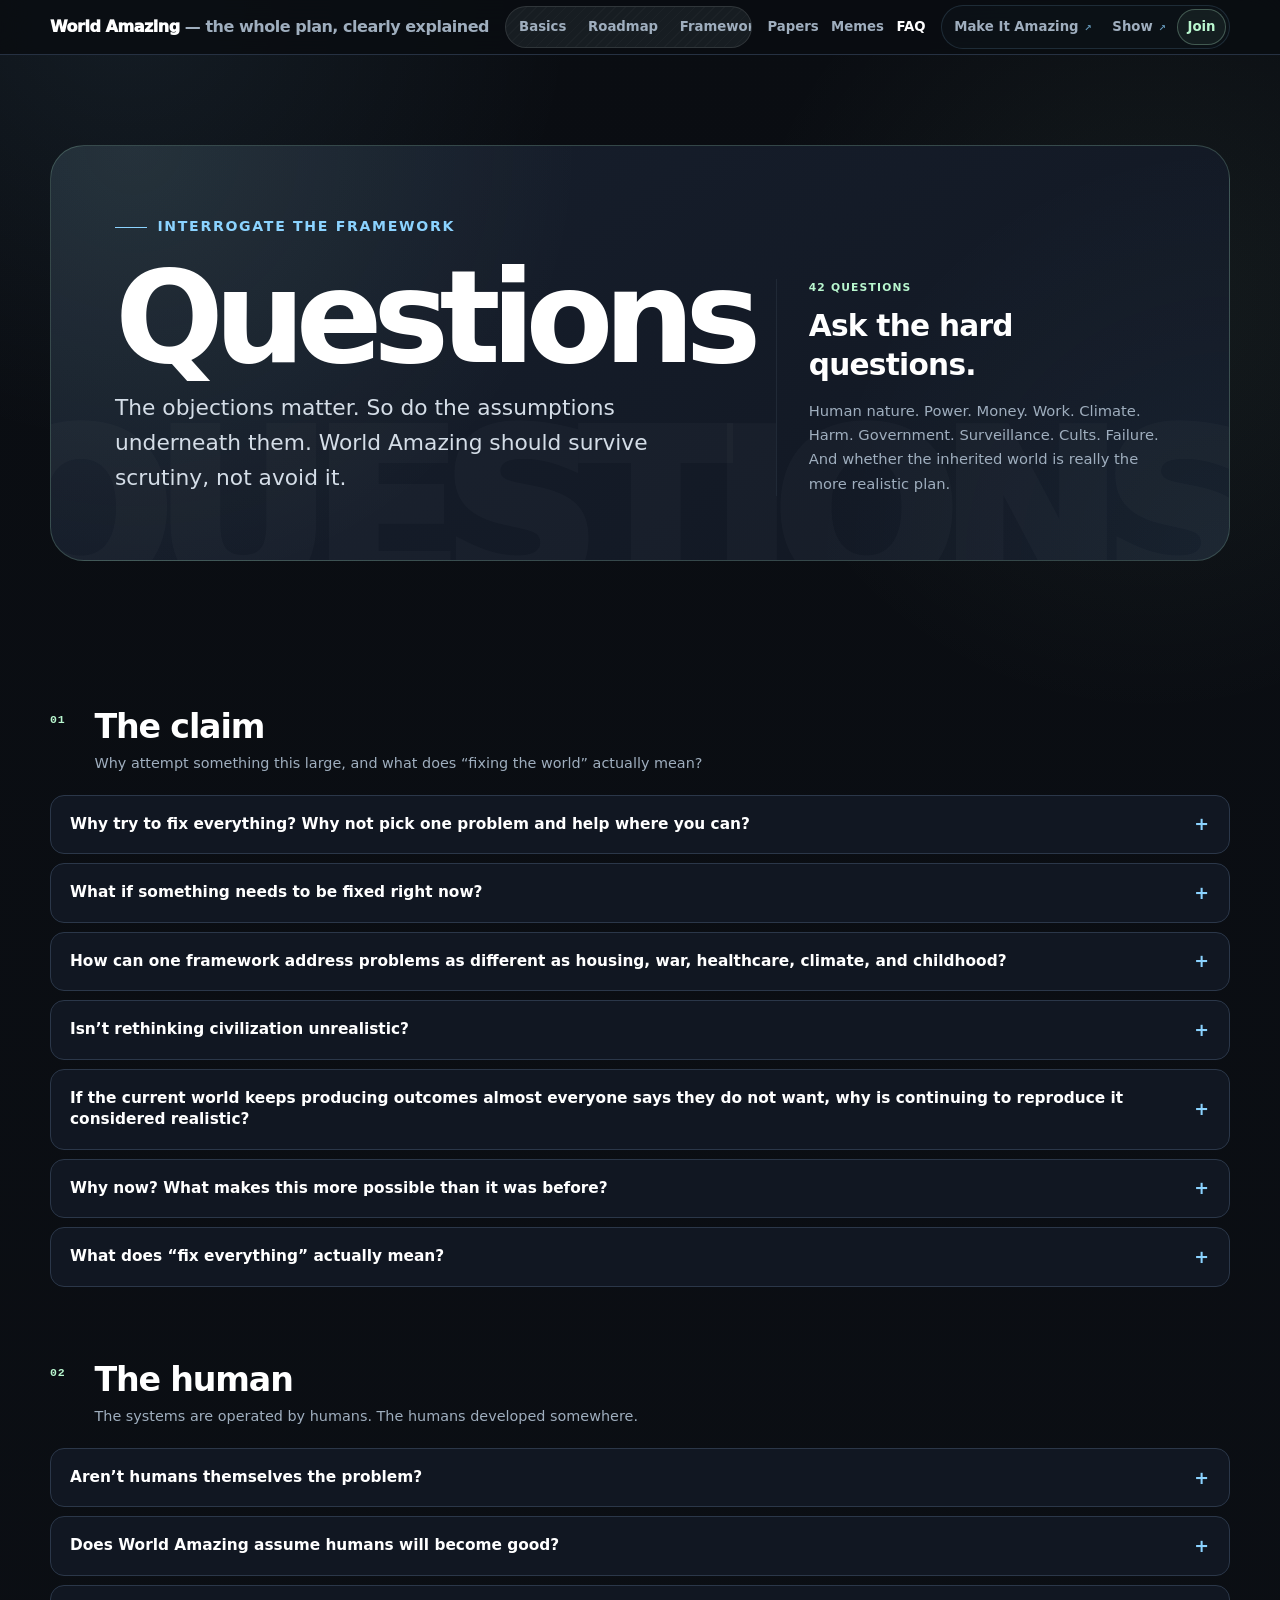
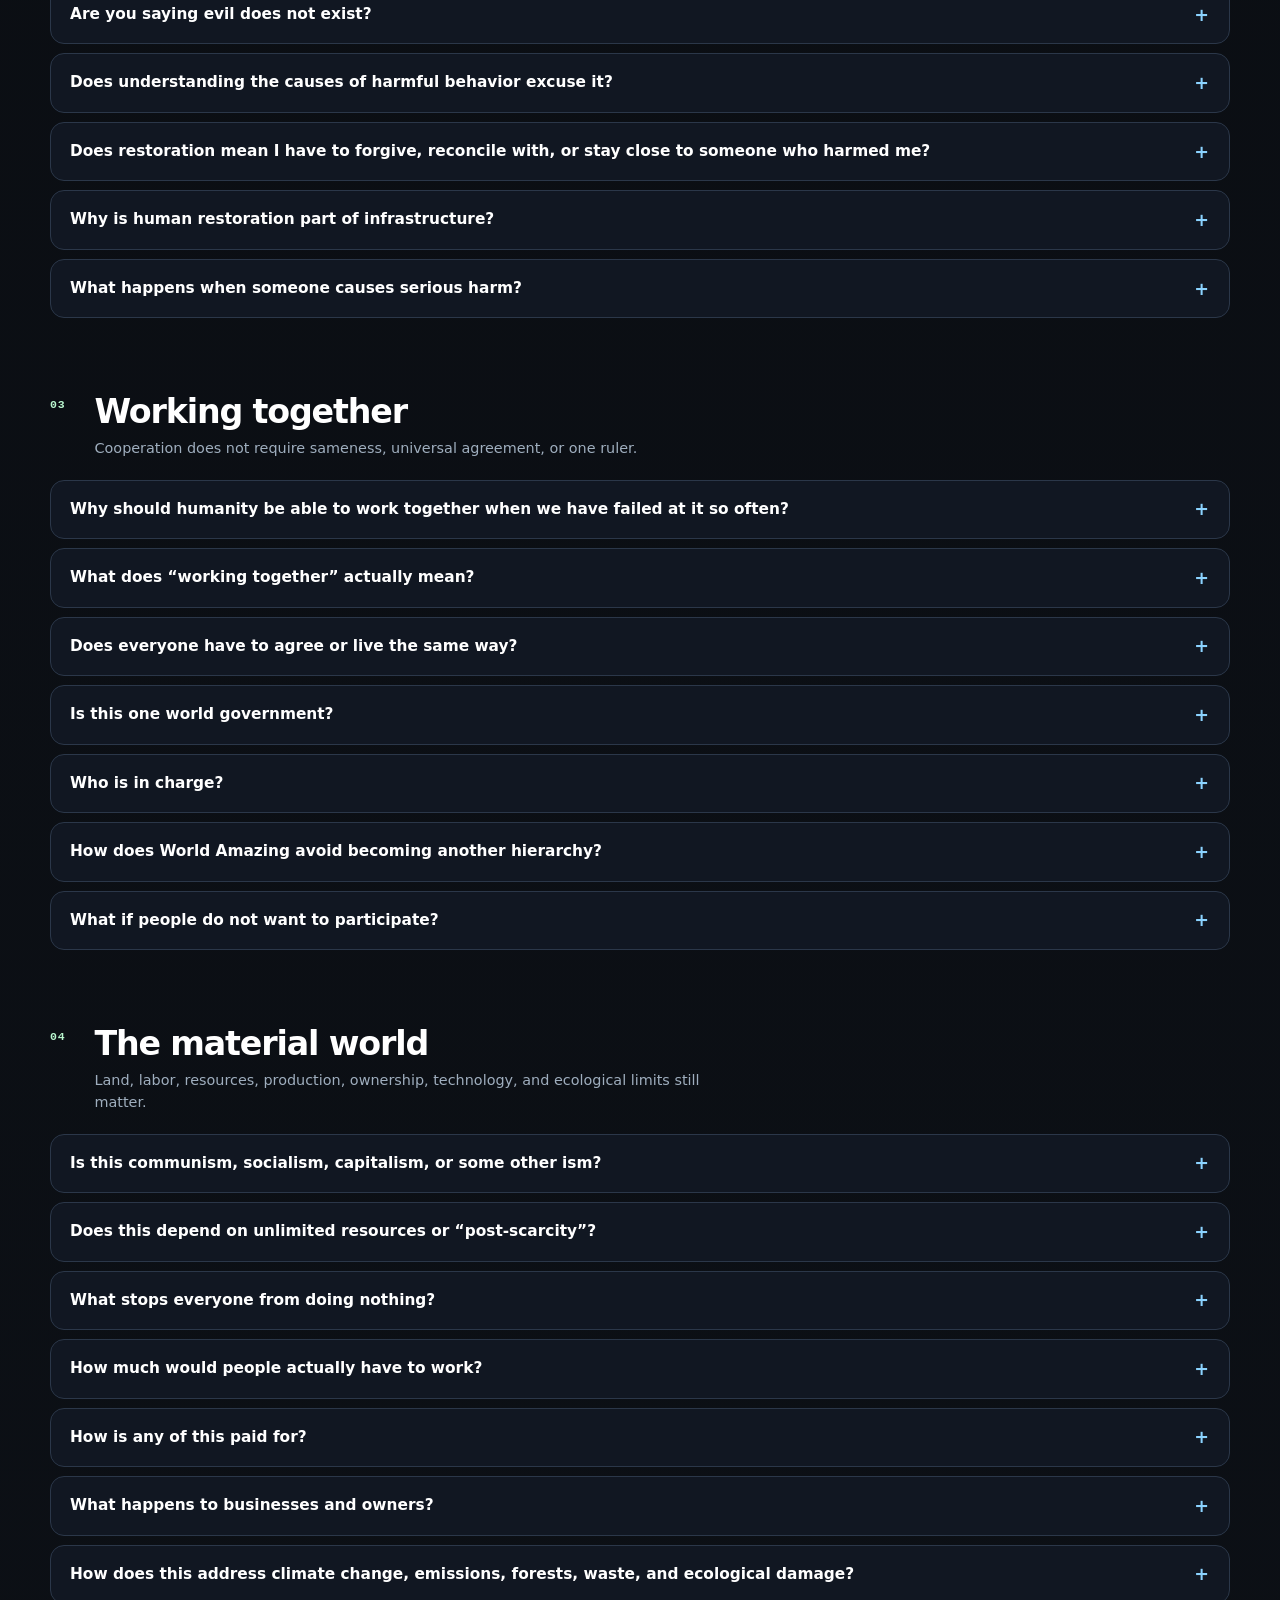
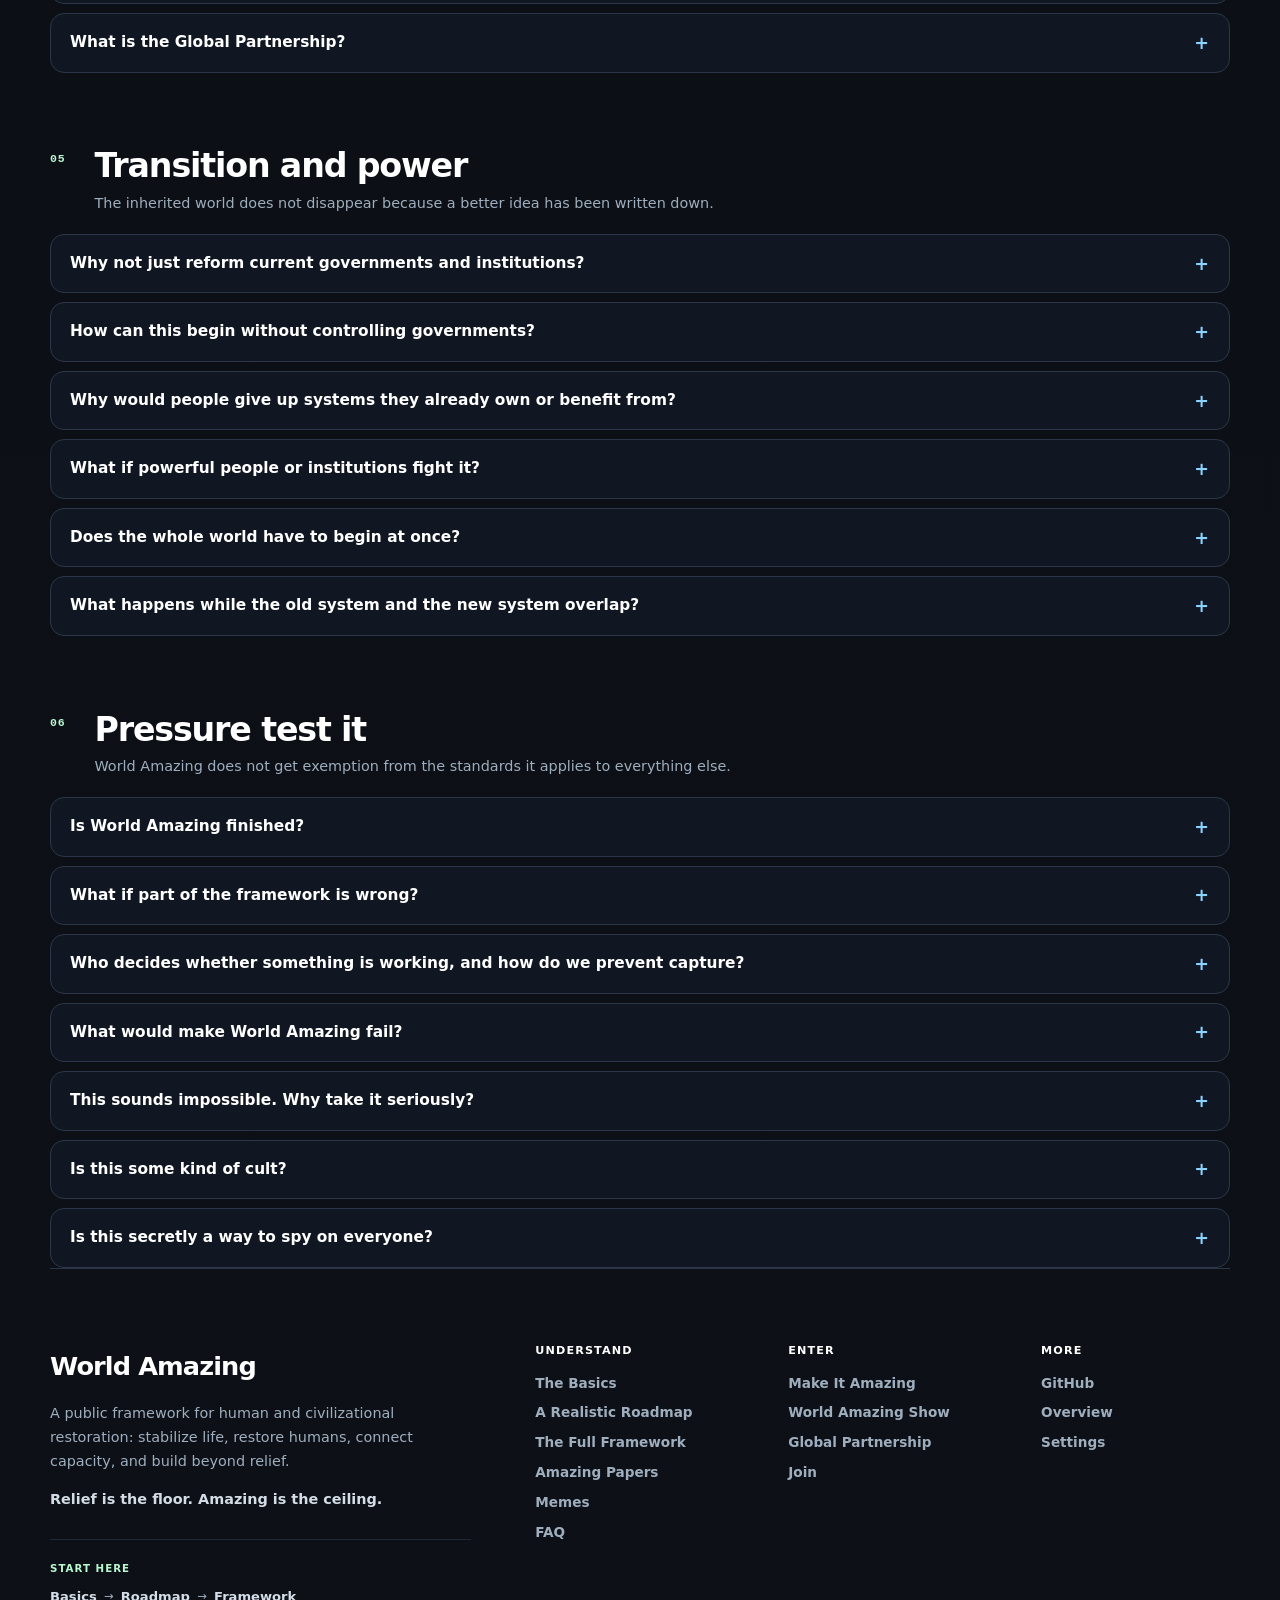
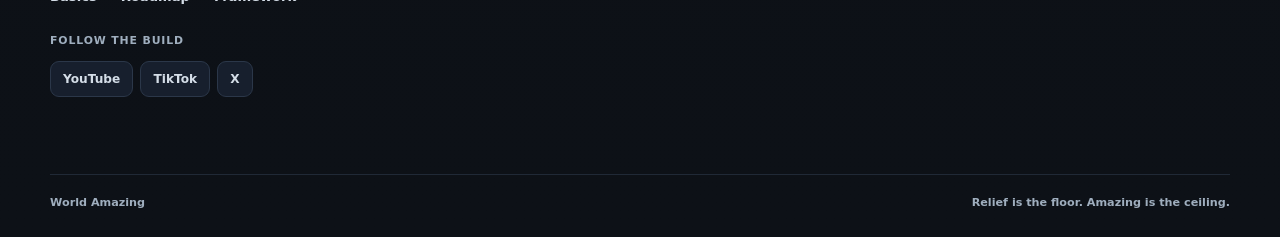
<file: docs/faq.html>
<!doctype html>
<html lang="en">

<head>
    <meta charset="utf-8">
    <meta name="viewport" content="width=device-width, initial-scale=1">
    <meta name="color-scheme" content="dark only">
    <meta name="darkreader-lock">
    <meta name="description" content="World Amazing is an open-source civilizational framework for guaranteeing life,
    returning human time, restoring the human, and building systems organized around relief, 
    truth, cooperation, and flourishing.">
    <title>World Amazing</title>

    <link rel="stylesheet" href="assets/main.css" />
    <link rel="stylesheet" href="assets/footer.css" />
    <link rel="stylesheet" href="assets/global-nav.css" />

    <!-- HOMEPAGE SECTION HEADS -->
    <style>
        /* =========================================================
       HOMEPAGE SECTION HEADS
       ========================================================= */

        .home-section-head {
            position: relative;

            display: grid;
            grid-template-columns:
                minmax(130px, 0.28fr) minmax(0, 1fr);

            gap: clamp(1.5rem, 5vw, 5rem);
            align-items: end;

            padding:
                clamp(1.6rem, 3vw, 2.4rem) clamp(1.4rem, 3vw, 2.5rem);

            border: 1px solid var(--line);
            border-radius: var(--radius-lg);

            overflow: hidden;

            background:
                linear-gradient(110deg,
                    rgba(255, 255, 255, 0.018),
                    transparent 52%),
                var(--surface);
        }


        /* accent */

        .home-section-head::before {
            content: "";

            position: absolute;
            top: -1px;
            left: 0;

            width: clamp(90px, 14vw, 170px);
            height: 3px;

            border-radius: 999px;
        }


        .home-section-head--green::before {
            background: var(--green);
            box-shadow:
                0 0 22px rgba(185, 247, 207, 0.16);
        }


        /* marker */

        .home-section-head__marker {
            display: flex;
            flex-direction: column;
            justify-content: flex-end;

            min-height: 100%;
        }


        .home-section-head__number {
            color: rgba(185, 247, 207, 0.16);

            font-size: clamp(3.8rem, 8vw, 7rem);
            font-weight: 950;
            line-height: 0.8;
            letter-spacing: -0.07em;
        }


        .home-section-head__label {
            margin-top: 1rem;

            color: var(--green);

            font-size: 0.7rem;
            font-weight: 900;
            letter-spacing: 0.13em;
            text-transform: uppercase;
        }


        /* content */

        .home-section-head__content {
            position: relative;
            z-index: 1;
        }


        .home-section-head__content h2 {
            max-width: 900px;

            margin: 0;

            font-size: clamp(2rem, 4.2vw, 3.8rem);
            line-height: 0.98;
            letter-spacing: -0.05em;
        }


        .home-section-head__content>p {
            max-width: 760px;

            margin-top: 1rem;

            color: var(--muted);

            font-size: 1rem;
            line-height: 1.65;
        }


        @media (max-width: 700px) {

            .home-section-head {
                grid-template-columns: 1fr;
                gap: 1rem;
            }

            .home-section-head__marker {
                min-height: 0;
            }

            .home-section-head__number {
                font-size: 3.5rem;
            }

            .home-section-head__label {
                margin-top: 0.7rem;
            }

        }
    </style>

    <!-- CLOSING SECTIONS -->
    <style>
        /* =========================================================
        COMPACT PUBLIC ENDING
        ========================================================= */
    
        .public-section {
            position: relative;
            padding: clamp(62px, 8vw, 92px) 0;
            padding-top: 42px;
        }
    
        .compact-heading {
            max-width: 900px;
        }
    
        .compact-heading>p:last-child {
            max-width: 760px;
    
            margin-top: 0.9rem;
    
            color: var(--muted);
        }
    
    
        .compact-heading--center {
            max-width: 900px;
            margin-inline: auto;
            text-align: center;
        }
    
        .compact-heading--center h2,
        .compact-heading--center>p {
            margin-left: auto;
            margin-right: auto;
        }
    
        .compact-heading--center .eyebrow {
            justify-content: center;
            text-align: center;
        }
    </style>

    <style>
        /* =========================================================
        QUESTIONS / FAQ PAGE
        ========================================================= */

        .faq-page {
        padding:
            clamp(4rem, 7vw, 6.5rem)
            0
            clamp(5rem, 9vw, 8rem);        
        }


        /* =========================================================
        HERO
        ========================================================= */

        .faq-hero {
        position: relative;

        display: grid;
        grid-template-columns:
            minmax(0, 1.2fr)
            minmax(260px, 0.8fr);

        gap: clamp(2rem, 6vw, 6rem);
        align-items: end;

        padding:
            clamp(2rem, 5vw, 4rem);

        border: 1px solid rgba(185, 247, 207, 0.2);
        border-radius: clamp(22px, 3vw, 34px);

        overflow: hidden;

        background:
            radial-gradient(
            circle at 7% 0%,
            rgba(185, 247, 207, 0.09),
            transparent 28rem
            ),
            radial-gradient(
            circle at 100% 100%,
            rgba(139, 211, 255, 0.06),
            transparent 26rem
            ),
            linear-gradient(
            145deg,
            var(--surface-2),
            var(--surface)
            );
        }


        .faq-hero::after {
        content: "QUESTIONS";

        position: absolute;
        right: -0.04em;
        bottom: -0.2em;

        color: rgba(255, 255, 255, 0.022);

        font-size: clamp(5.5rem, 17vw, 14rem);
        font-weight: 950;
        line-height: 0.8;
        letter-spacing: -0.085em;

        pointer-events: none;
        }


        .faq-hero__main,
        .faq-hero__side {
        position: relative;
        z-index: 1;
        }


        .faq-hero h1 {
        max-width: 900px;

        margin-top: 0.55rem;

        font-size: clamp(4rem, 10vw, 8rem);
        line-height: 0.8;
        letter-spacing: -0.075em;
        }


        .faq-hero__lead {
        max-width: 760px;

        margin-top: 1.4rem;

        color: var(--soft);

        font-size: clamp(1.08rem, 1.9vw, 1.36rem);
        line-height: 1.6;
        }


        /* =========================================================
        HERO SIDE
        ========================================================= */

        .faq-hero__side {
        padding-left:
            clamp(1.25rem, 3vw, 2rem);

        border-left: 1px solid var(--line-soft);
        }


        .faq-hero__side > span {
        display: block;

        color: var(--green);

        font-size: 0.67rem;
        font-weight: 900;
        letter-spacing: 0.11em;
        text-transform: uppercase;
        }


        .faq-hero__side > strong {
        display: block;

        margin-top: 0.7rem;

        color: var(--white);

        font-size: clamp(1.3rem, 2.4vw, 1.85rem);
        line-height: 1.3;
        letter-spacing: -0.025em;
        }


        .faq-hero__side > p {
        max-width: 520px;

        margin-top: 0.9rem;

        color: var(--muted);

        font-size: 0.92rem;
        line-height: 1.65;
        }


        /* =========================================================
        RESPONSIVE
        ========================================================= */

        @media (max-width: 900px) {

        .faq-hero {
            grid-template-columns: 1fr;
        }

        .faq-hero__side {
            max-width: 760px;

            padding-top: 1.4rem;
            padding-left: 0;

            border-top: 1px solid var(--line-soft);
            border-left: 0;
        }

        }


        @media (max-width: 600px) {

        .faq-page {
            padding-top: 3rem;
        }

        .faq-hero {
            padding: 1.5rem;
        }

        .faq-hero::after {
            font-size: clamp(5rem, 24vw, 8rem);
        }

        }
    </style>

    <!-- FAQ -->
    <style>
        /* =========================================================
    FAQ
    ========================================================= */

        .faq-grid {
            display: grid;
            gap: 9px;

            margin-top: 30px;
        }

        .faq-item {
            border: 1px solid var(--line);
            border-radius: 14px;

            background: var(--surface);

            overflow: hidden;
        }

        .faq-item[open] {
            border-color: rgba(139, 211, 255, 0.24);
        }

        .faq-item>summary {
            position: relative;

            padding: 18px 56px 18px 19px;

            color: var(--white);

            font-size: 0.96rem;
            font-weight: 800;
            line-height: 1.4;

            cursor: pointer;

            list-style: none;
        }

        .faq-item>summary::-webkit-details-marker {
            display: none;
        }

        .faq-item>summary::after {
            content: "+";

            position: absolute;
            top: 50%;
            right: 20px;

            transform: translateY(-50%);

            color: var(--blue);

            font-size: 1.1rem;
            font-weight: 900;
        }

        .faq-item[open]>summary::after {
            content: "−";

            color: var(--green);
        }

        .faq-answer {
            max-width: 960px;

            padding: 0 56px 19px 19px;
        }

        .faq-answer p {
            margin: 0;

            color: var(--muted);

            font-size: 0.93rem;
        }

        .faq-link {
            margin-top: 20px;
        }

        .faq-link a {
            color: var(--blue);

            font-size: 0.92rem;
            font-weight: 850;
            text-decoration: none;
        }

        .faq-link a:hover {
            color: var(--white);
        }

        /* =========================================================
       FAQ GROUPS
       ========================================================= */

        .faq-groups {
            display: grid;
            gap: clamp(3rem, 6vw, 5rem);

            margin-top: 34px;
        }


        .faq-group__heading {
            display: grid;
            grid-template-columns:
                auto minmax(0, 1fr);

            gap: clamp(1rem, 2.5vw, 1.8rem);
            align-items: start;

            max-width: 900px;

            margin-bottom: 20px;
        }


        .faq-group__heading>span {
            color: var(--green);

            font-family:
                ui-monospace,
                SFMono-Regular,
                Menlo,
                monospace;

            font-size: .72rem;
            font-weight: 900;
            letter-spacing: .08em;
        }


        .faq-group__heading h3 {
            margin: 0;

            color: var(--white);

            font-size: clamp(1.45rem, 2.6vw, 2.1rem);
            line-height: 1.05;
            letter-spacing: -.035em;
        }


        .faq-group__heading p {
            max-width: 650px;

            margin: .45rem 0 0;

            color: var(--muted);

            font-size: .9rem;
            line-height: 1.55;
        }


        .faq-group .faq-grid {
            margin-top: 0;
        }
    </style>
</head>

<body>
    <header class="site-header topbar-wrap">

        <div class="shell topbar">

            <a class="brand" href="index.html">
                <span class="brand__full">World Amazing</span>
                <span class="brand__short">WA</span>
                <span class="brand__tagline">— the whole plan, clearly explained</span>
            </a>


            <!-- DESKTOP NAV -->

            <nav class="nav" aria-label="Primary navigation">

                <div class="nav__docs">
                    <a href="basics.html">Basics</a>
                    <a href="roadmap.html">Roadmap</a>
                    <a href="framework.html">Framework</a>
                </div>


                <div class="nav__explore">
                    <a href="papers.html">Papers</a>
                    <a href="memes.html">Memes</a>
                    <a href="faq.html" aria-current="page">FAQ</a>
                </div>


                <div class="nav__actions">

                    <a href="https://makeitamazing.org/" target="_blank" rel="noopener">
                        Make It Amazing
                        <span class="nav__external" aria-hidden="true">↗</span>
                    </a>

                    <a href="https://worldamazing.org/show/" target="_blank" rel="noopener">
                        Show
                        <span class="nav__external" aria-hidden="true">↗</span>
                    </a>

                    <a class="nav__join" href="index.html#join">
                        Join
                    </a>

                </div>

            </nav>


            <!-- MOBILE ACTIONS -->

            <div class="nav__mobile-actions">

                <a class="nav__join" href="index.html#join">
                    Join
                </a>

                <button class="nav__menu-button" type="button" aria-expanded="false" aria-controls="mobile-navigation">
                    <span>More</span>
                    <span class="nav__menu-chevron" aria-hidden="true"></span>
                </button>

            </div>

        </div>


        <!-- MOBILE MENU -->

        <nav class="nav-mobile" id="mobile-navigation" aria-label="Mobile navigation" hidden>

            <div class="shell nav-mobile__inner">
                <div class="nav-mobile__group">

                    <span class="nav-mobile__label">
                        Start here
                    </span>

                    <a href="basics.html">Basics</a>
                    <a href="roadmap.html">Roadmap</a>
                    <a href="framework.html">Framework</a>

                </div>


                <div class="nav-mobile__group">

                    <span class="nav-mobile__label">
                        Explore
                    </span>

                    <a href="papers.html">Papers</a>
                    <a href="memes.html">Memes</a>
                    <a href="faq.html">FAQ</a>

                </div>


                <div class="nav-mobile__group nav-mobile__group--enter">

                    <span class="nav-mobile__label">
                        Enter
                    </span>

                    <a href="https://makeitamazing.org/" target="_blank" rel="noopener">
                        Make It Amazing ↗
                    </a>

                    <a href="https://worldamazing.org/show/" target="_blank" rel="noopener">
                        Show ↗
                    </a>

                    <a href="index.html#join">
                        Join
                    </a>

                </div>



            </div>

        </nav>

    </header>

    <main id="top">
        
        <div class="shell">
            

            <!-- FAQ -->
            <section class="faq-section" id="faq">
                <div class="faq-page">
                
                    <header class="faq-hero">
                
                        <div class="faq-hero__main">
                
                            <p class="eyebrow">
                                Interrogate the framework
                            </p>
                
                            <h1>
                                Questions
                            </h1>
                
                            <p class="faq-hero__lead">
                                The objections matter.
                                So do the assumptions underneath them.
                                World Amazing should survive scrutiny,
                                not avoid it.
                            </p>
                
                        </div>
                
                
                        <div class="faq-hero__side">
                
                            <span>
                                42 questions
                            </span>
                
                            <strong>
                                Ask the hard questions.
                            </strong>
                
                            <p>
                                Human nature. Power. Money. Work. Climate.
                                Harm. Government. Surveillance. Cults. Failure.
                                And whether the inherited world is really
                                the more realistic plan.
                            </p>
                
                        </div>
                
                    </header>
                
                </div>


                <div class="faq-groups">


                    <!-- =====================================================
               01 — THE CLAIM
               ===================================================== -->

                    <section class="faq-group">

                        <header class="faq-group__heading">

                            <span>
                                01
                            </span>

                            <div>
                                <h3>
                                    The claim
                                </h3>

                                <p>
                                    Why attempt something this large,
                                    and what does “fixing the world” actually mean?
                                </p>
                            </div>

                        </header>


                        <div class="faq-grid">


                            <details class="faq-item">

                                <summary>
                                    Why try to fix everything? Why not pick one problem and help where you can?
                                </summary>

                                <div class="faq-answer">
                                    <p>
                                        Helping one person, protecting one forest,
                                        improving one law, or solving one local problem can matter enormously.
                                        World Amazing is not an argument against focused work.
                                        The problem appears when humanity treats every recurring failure
                                        as permanently separate while leaving the systems producing them untouched.
                                        Follow housing, health, work, violence, climate, childhood,
                                        infrastructure, economics, and governance far enough,
                                        and their causes begin intersecting.
                                        The work becomes connected because reality is connected.
                                    </p>
                                </div>

                            </details>


                            <details class="faq-item">

                                <summary>
                                    What if something needs to be fixed right now?
                                </summary>

                                <div class="faq-answer">
                                    <p>
                                        Fix what is urgent now.
                                        If a forest is being destroyed tomorrow, protect the forest tomorrow.
                                        If someone is bleeding, stop the bleeding.
                                        If someone has nowhere safe to sleep tonight, help tonight.
                                        Immediate response and structural repair are both necessary.
                                        They are not the same job.
                                        World Amazing asks what must change so humanity does not spend
                                        the rest of history responding to the same preventable emergency.
                                    </p>
                                </div>

                            </details>


                            <details class="faq-item">

                                <summary>
                                    How can one framework address problems as different as housing, war, healthcare,
                                    climate, and childhood?
                                </summary>

                                <div class="faq-answer">
                                    <p>
                                        It does not assume they are one problem.
                                        It follows each problem through its actual causes.
                                        Different paths repeatedly encounter the same underlying fields:
                                        material security, development, power, labor, infrastructure,
                                        land, energy, institutions, information, relationships,
                                        governance, and human coordination.
                                        World Amazing was not designed by choosing a preferred future
                                        and working backward.
                                        It emerged by following problems far enough
                                        that their causes began intersecting
                                        and their solutions began converging.
                                    </p>
                                </div>

                            </details>


                            <details class="faq-item">

                                <summary>
                                    Isn’t rethinking civilization unrealistic?
                                </summary>

                                <div class="faq-answer">
                                    <p>
                                        Civilization is already continuously rebuilt.
                                        Humans operate the institutions, maintain the infrastructure,
                                        allocate the resources, enforce the rules,
                                        train the next workers, repair the systems,
                                        and teach the next generation how the world works.
                                        The inherited arrangement is not passive reality.
                                        It requires enormous continuous effort to reproduce.
                                        The question is not whether humans will organize civilization.
                                        Humans already do.
                                        The question is what we keep organizing.
                                    </p>
                                </div>

                            </details>


                            <details class="faq-item">

                                <summary>
                                    If the current world keeps producing outcomes almost everyone says they do not want,
                                    why is continuing to
                                    reproduce it considered realistic?
                                </summary>

                                <div class="faq-answer">
                                    <p>
                                        Familiarity is often mistaken for realism.
                                        War, preventable illness, homelessness,
                                        ecological destruction, enormous unnecessary labor,
                                        damaged childhoods, and recurring institutional failure
                                        do not become realistic solutions because they already exist.
                                        A proposal for change should be pressure-tested.
                                        So should the proposal to keep reproducing the present indefinitely.
                                    </p>
                                </div>

                            </details>


                            <details class="faq-item">

                                <summary>
                                    Why now? What makes this more possible than it was before?
                                </summary>

                                <div class="faq-answer">
                                    <p>
                                        Humanity has accumulated extraordinary productive capacity,
                                        global communication, logistics, medicine,
                                        scientific knowledge, automation, computing,
                                        infrastructure, institutional experience,
                                        and increasingly capable synthetic intelligence.
                                        We also know far more about development,
                                        behavior, systems, trauma, incentives,
                                        ecology, and large-scale coordination.
                                        The pieces have never existed in exactly this combination before.
                                        What remains is connecting them coherently.
                                    </p>
                                </div>

                            </details>


                            <details class="faq-item">

                                <summary>
                                    What does “fix everything” actually mean?
                                </summary>

                                <div class="faq-answer">
                                    <p>
                                        It does not mean no human will ever suffer,
                                        no accident will occur,
                                        no conflict will arise,
                                        or one perfect system will finish history.
                                        It means nothing preventable gets permanent exemption from examination
                                        simply because it is old, widespread, profitable,
                                        politically difficult, or familiar.
                                        Humanity stops treating recurring failure as an inherited operating condition
                                        and becomes increasingly capable of seeing problems,
                                        understanding causes, protecting life,
                                        building alternatives, testing them, correcting them,
                                        and resolving what can actually be resolved.
                                    </p>
                                </div>

                            </details>


                        </div>
                    </section>


                    <!-- =====================================================
               02 — THE HUMAN
               ===================================================== -->

                    <section class="faq-group">

                        <header class="faq-group__heading">

                            <span>
                                02
                            </span>

                            <div>
                                <h3>
                                    The human
                                </h3>

                                <p>
                                    The systems are operated by humans.
                                    The humans developed somewhere.
                                </p>
                            </div>

                        </header>


                        <div class="faq-grid">


                            <details class="faq-item">

                                <summary>
                                    Aren’t humans themselves the problem?
                                </summary>

                                <div class="faq-answer">
                                    <p>
                                        Humans are part of the causal system.
                                        Humans have also done horrific things.
                                        But “humans are the problem” is not yet an explanation.
                                        Every human develops inside biological,
                                        material, relational, cultural, and institutional conditions.
                                        Fear, domination, concealment, shame,
                                        aggression, status fixation, cooperation,
                                        trust, responsibility, and repair all have developmental histories.
                                        If destructive patterns are repeatedly being produced,
                                        understanding that production is part of reducing the destruction.
                                    </p>
                                </div>

                            </details>


                            <details class="faq-item">

                                <summary>
                                    Does World Amazing assume humans will become good?
                                </summary>

                                <div class="faq-answer">
                                    <p>
                                        No.
                                        Humans will continue to differ in temperament,
                                        desire, ambition, ability, belief, interest, and drive.
                                        Some humans will deceive, exploit, dominate,
                                        withdraw, or cause serious harm.
                                        World Amazing does not require perfect humans.
                                        That is why protection, boundaries,
                                        transparent systems, scoped authority,
                                        accountability, correction,
                                        and resistance to capture remain part of the design.
                                    </p>
                                </div>

                            </details>


                            <details class="faq-item">

                                <summary>
                                    Are you saying evil does not exist?
                                </summary>

                                <div class="faq-answer">
                                    <p>
                                        The word can name the moral extremity
                                        or horror of an act.
                                        It does not by itself explain how that act became possible.
                                        Naming something evil may be emotionally or morally meaningful,
                                        but World Amazing still asks the causal questions:
                                        what developed, what was reinforced,
                                        what power made the harm scalable,
                                        what failed to interrupt it,
                                        and what would reduce the chance of its recurrence.
                                        Named is not explained.
                                    </p>
                                </div>

                            </details>


                            <details class="faq-item">

                                <summary>
                                    Does understanding the causes of harmful behavior excuse it?
                                </summary>

                                <div class="faq-answer">
                                    <p>
                                        No.
                                        Causation and responsibility are not opposites.
                                        Understanding why something happened can improve protection,
                                        prevention, accountability, repair, treatment,
                                        separation, institutional design,
                                        and future decision-making.
                                        Refusing to investigate causation does not make responsibility stronger.
                                        It makes humanity less capable of preventing repetition.
                                    </p>
                                </div>

                            </details>


                            <details class="faq-item">

                                <summary>
                                    Does restoration mean I have to forgive, reconcile with, or stay close to someone
                                    who harmed me?
                                </summary>

                                <div class="faq-answer">
                                    <p>
                                        No.
                                        Human standing is not the same thing as access,
                                        trust, proximity, relationship, forgiveness,
                                        or continued participation in someone’s life.
                                        A person can remain inside humanity’s concern
                                        while another person maintains a complete boundary from them.
                                        Restoration cannot require renewed contact,
                                        emotional performance, or pretending harm did not happen.
                                        Care for human life includes protecting your own.
                                    </p>
                                </div>

                            </details>


                            <details class="faq-item">

                                <summary>
                                    Why is human restoration part of infrastructure?
                                </summary>

                                <div class="faq-answer">
                                    <p>
                                        Because every institution is eventually operated by developed humans.
                                        Rebuild the material machinery while leaving fear,
                                        domination, secrecy, unresolved injury,
                                        distorted authority, compulsive status,
                                        and damaged relationship patterns untouched,
                                        and humans can reproduce the old world inside new structures.
                                        Material conditions and human conditions have to change together.
                                    </p>
                                </div>

                            </details>


                            <details class="faq-item">

                                <summary>
                                    What happens when someone causes serious harm?
                                </summary>

                                <div class="faq-answer">
                                    <p>
                                        Protection comes first.
                                        Harm is stopped.
                                        Then the work becomes truth,
                                        responsibility, causal reconstruction,
                                        repair, secure separation where needed,
                                        and restoration where possible.
                                        Understanding why harm occurred does not make the harm acceptable,
                                        and causing severe harm does not make a human disposable.
                                    </p>
                                </div>

                            </details>


                        </div>
                    </section>


                    <!-- =====================================================
               03 — WORKING TOGETHER
               ===================================================== -->

                    <section class="faq-group">

                        <header class="faq-group__heading">

                            <span>
                                03
                            </span>

                            <div>
                                <h3>
                                    Working together
                                </h3>

                                <p>
                                    Cooperation does not require sameness,
                                    universal agreement, or one ruler.
                                </p>
                            </div>

                        </header>


                        <div class="faq-grid">


                            <details class="faq-item">

                                <summary>
                                    Why should humanity be able to work together when we have failed at it so often?
                                </summary>

                                <div class="faq-answer">
                                    <p>
                                        Humans already cooperate at extraordinary scale.
                                        Food systems, aviation, medicine, cities,
                                        telecommunications, science, manufacturing,
                                        software, finance, shipping, utilities,
                                        and governments all depend on large networks of coordinated human action.
                                        The question is not whether humans can cooperate.
                                        The question is what our cooperative systems are organized to do,
                                        what conditions they create,
                                        and how well they remain aligned with human life.
                                    </p>
                                </div>

                            </details>


                            <details class="faq-item">

                                <summary>
                                    What does “working together” actually mean?
                                </summary>

                                <div class="faq-answer">
                                    <p>
                                        It means coordinating what reality requires us to coordinate.
                                        Humans do not need one culture,
                                        one personality, one belief system,
                                        one lifestyle, or one opinion.
                                        They do share ecological systems,
                                        infrastructure, productive capacity,
                                        disease environments, knowledge,
                                        technologies, economies, and one planet.
                                        Working together means becoming capable of handling
                                        those shared realities without demanding human sameness.
                                    </p>
                                </div>

                            </details>


                            <details class="faq-item">

                                <summary>
                                    Does everyone have to agree or live the same way?
                                </summary>

                                <div class="faq-answer">
                                    <p>
                                        No.
                                        Shared foundations are not cultural uniformity.
                                        Humans can disagree, investigate, criticize,
                                        organize differently, create different ways of living,
                                        and continue correcting the shared systems around them.
                                        Humanity can be connected without becoming identical.
                                    </p>
                                </div>

                            </details>


                            <details class="faq-item">

                                <summary>
                                    Is this one world government?
                                </summary>

                                <div class="faq-answer">
                                    <p>
                                        No.
                                        Global coordination does not require a global ruler.
                                        Different functions belong at different scales.
                                        Decisions should remain as close as possible
                                        to the humans, places, systems, and problems they actually affect,
                                        while genuinely global problems can be coordinated
                                        across larger networks.
                                    </p>
                                </div>

                            </details>


                            <details class="faq-item">

                                <summary>
                                    Who is in charge?
                                </summary>

                                <div class="faq-answer">
                                    <p>
                                        No permanent ruler owns the framework.
                                        Authority follows function, scope, knowledge,
                                        affected humans, evidence,
                                        and the requirements of the situation.
                                        Different humans can carry different responsibilities
                                        without becoming different classes of human.
                                    </p>
                                </div>

                            </details>


                            <details class="faq-item">

                                <summary>
                                    How does World Amazing avoid becoming another hierarchy?
                                </summary>

                                <div class="faq-answer">
                                    <p>
                                        By distinguishing human standing from functional authority
                                        and making power visible and limited.
                                        Distributed nodes, scoped authority,
                                        transparent resources, inspectable reasoning,
                                        open documentation, meaningful exit,
                                        local autonomy, and structures that can be challenged,
                                        revised, replaced, or dissolved
                                        reduce the chance that useful coordination hardens into permanent domination.
                                    </p>
                                </div>

                            </details>


                            <details class="faq-item">

                                <summary>
                                    What if people do not want to participate?
                                </summary>

                                <div class="faq-answer">
                                    <p>
                                        They do not all have to.
                                        A global destination does not require a globally synchronized start.
                                        People and communities can participate at different levels,
                                        use different systems where alternatives remain necessary,
                                        disagree with the framework,
                                        or build other approaches.
                                        What matters is whether better systems can begin,
                                        work, remain voluntary where possible,
                                        and carry increasingly useful functions.
                                    </p>
                                </div>

                            </details>


                        </div>
                    </section>


                    <!-- =====================================================
               04 — THE MATERIAL WORLD
               ===================================================== -->

                    <section class="faq-group">

                        <header class="faq-group__heading">

                            <span>
                                04
                            </span>

                            <div>
                                <h3>
                                    The material world
                                </h3>

                                <p>
                                    Land, labor, resources, production,
                                    ownership, technology, and ecological limits still matter.
                                </p>
                            </div>

                        </header>


                        <div class="faq-grid">


                            <details class="faq-item">

                                <summary>
                                    Is this communism, socialism, capitalism, or some other ism?
                                </summary>

                                <div class="faq-answer">
                                    <p>
                                        No inherited label contains the framework.
                                        World Amazing can use useful mechanisms
                                        wherever they actually work.
                                        The relevant questions are what a structure does,
                                        whether it protects life,
                                        preserves human autonomy,
                                        coordinates resources coherently,
                                        supports contribution,
                                        expands human possibility,
                                        and remains open to inspection and correction.
                                    </p>
                                </div>

                            </details>


                            <details class="faq-item">

                                <summary>
                                    Does this depend on unlimited resources or “post-scarcity”?
                                </summary>

                                <div class="faq-answer">
                                    <p>
                                        No.
                                        Matter, energy, land, ecosystems,
                                        human attention, time, and productive capacity all have limits.
                                        Abundance does not mean infinity.
                                        It means understanding what humans actually require,
                                        what capacity exists,
                                        what can be produced sustainably,
                                        where waste and duplication can be removed,
                                        and how available capacity can be organized more coherently.
                                    </p>
                                </div>

                            </details>


                            <details class="faq-item">

                                <summary>
                                    What stops everyone from doing nothing?
                                </summary>

                                <div class="faq-answer">
                                    <p>
                                        Survival no longer needs to be the threat
                                        that forces contribution.
                                        Necessary work still exists.
                                        So do curiosity, mastery, usefulness,
                                        creation, responsibility, challenge,
                                        relationship, projects, exploration,
                                        play, ambition, and the desire
                                        to participate in something meaningful.
                                        The goal is not to eliminate contribution.
                                        It is to stop making unnecessary labor
                                        the price of remaining alive.
                                    </p>
                                </div>

                            </details>


                            <details class="faq-item">

                                <summary>
                                    How much would people actually have to work?
                                </summary>

                                <div class="faq-answer">
                                    <p>
                                        There is no permanent work quota.
                                        The direction is to keep reducing necessary human labor
                                        through automation, redesign,
                                        shared contribution, better coordination,
                                        prevention of recurring breakdown,
                                        and removal of work that no longer needs to exist.
                                        A much shorter workweek can be part of the transition.
                                        It is not the ceiling.
                                    </p>
                                </div>

                            </details>


                            <details class="faq-item">

                                <summary>
                                    How is any of this paid for?
                                </summary>

                                <div class="faq-answer">
                                    <p>
                                        World Amazing does not need the entire future funded
                                        before any part can begin.
                                        It can connect resources that already exist:
                                        human contribution, capital, land,
                                        buildings, tools, technology,
                                        knowledge, institutions,
                                        productive capacity, public systems,
                                        businesses, philanthropy, and voluntary participation.
                                        As shared capacity grows,
                                        more of the network can produce,
                                        maintain, and finance useful infrastructure directly.
                                    </p>
                                </div>

                            </details>


                            <details class="faq-item">

                                <summary>
                                    What happens to businesses and owners?
                                </summary>

                                <div class="faq-answer">
                                    <p>
                                        Useful capacity is not destroyed
                                        because it belongs to an inherited category.
                                        Businesses can continue,
                                        partner, supply the network,
                                        develop new products and services,
                                        sell assets or operations,
                                        convert into different forms,
                                        become projects inside larger systems,
                                        or become unnecessary when better structures
                                        can carry their function.
                                    </p>
                                </div>

                            </details>


                            <details class="faq-item">

                                <summary>
                                    How does this address climate change, emissions, forests, waste, and ecological
                                    damage?
                                </summary>

                                <div class="faq-answer">
                                    <p>
                                        By treating ecological damage as a system problem,
                                        not only as an isolated emissions target.
                                        Transport connects to commuting,
                                        housing, work, urban design,
                                        production, logistics, energy, land use,
                                        consumption, waste, and material durability.
                                        Forest destruction connects to agriculture,
                                        livelihoods, ownership, construction,
                                        global demand, energy, and supply chains.
                                        Immediate environmental protections still matter.
                                        Structural repair means reducing the processes
                                        that keep recreating the damage.
                                    </p>
                                </div>

                            </details>


                            <details class="faq-item">

                                <summary>
                                    What is the Global Partnership?
                                </summary>

                                <div class="faq-answer">
                                    <p>
                                        The Global Partnership is the connected human
                                        and operational network through which World Amazing
                                        begins functioning in reality.
                                        Its first integrated operating node can begin locally
                                        and expand through connection,
                                        replication, cooperation,
                                        learning, and shared infrastructure.
                                        Being first does not make any node permanently superior.
                                    </p>
                                </div>

                            </details>


                        </div>
                    </section>


                    <!-- =====================================================
               05 — TRANSITION AND POWER
               ===================================================== -->

                    <section class="faq-group">

                        <header class="faq-group__heading">

                            <span>
                                05
                            </span>

                            <div>
                                <h3>
                                    Transition and power
                                </h3>

                                <p>
                                    The inherited world does not disappear
                                    because a better idea has been written down.
                                </p>
                            </div>

                        </header>


                        <div class="faq-grid">


                            <details class="faq-item">

                                <summary>
                                    Why not just reform current governments and institutions?
                                </summary>

                                <div class="faq-answer">
                                    <p>
                                        Reform matters where reform can reduce harm
                                        or improve a functioning institution.
                                        World Amazing is not opposed to repairing
                                        something that can be repaired.
                                        But recurring failures often arise
                                        from interacting structures rather than one defective rule.
                                        If the surrounding system keeps reproducing the failure,
                                        reform becomes permanent maintenance.
                                        World Amazing therefore does both:
                                        improve what exists where useful,
                                        and build alternatives capable of making
                                        some inherited mechanisms unnecessary.
                                    </p>
                                </div>

                            </details>


                            <details class="faq-item">

                                <summary>
                                    How can this begin without controlling governments?
                                </summary>

                                <div class="faq-answer">
                                    <p>
                                        Humans already organize land,
                                        buildings, capital, knowledge,
                                        technology, services, production,
                                        research, care, infrastructure,
                                        communities, companies, nonprofits,
                                        and projects outside any single government.
                                        World Amazing can begin wherever enough people
                                        and capacity connect to make one useful part real,
                                        then expand through working relationships
                                        with governments, businesses,
                                        institutions, and communities around it.
                                    </p>
                                </div>

                            </details>


                            <details class="faq-item">

                                <summary>
                                    Why would people give up systems they already own or benefit from?
                                </summary>

                                <div class="faq-answer">
                                    <p>
                                        They do not all have to.
                                        World Amazing can build alongside existing systems,
                                        cooperate with them, purchase from them,
                                        integrate useful capacity,
                                        compete where appropriate,
                                        and replace functions when better systems
                                        become available.
                                        Transition does not require everyone
                                        to surrender the inherited world
                                        before something better can begin.
                                    </p>
                                </div>

                            </details>


                            <details class="faq-item">

                                <summary>
                                    What if powerful people or institutions fight it?
                                </summary>

                                <div class="faq-answer">
                                    <p>
                                        Opposition is possible and should be designed for,
                                        not wished away.
                                        Distributed capacity, public legitimacy,
                                        transparency, lawful operation,
                                        economic usefulness, redundancy,
                                        alliances, documentation,
                                        independent nodes, and resistance to capture
                                        all matter.
                                        The framework does not assume
                                        that every incumbent interest will cooperate.
                                        It aims to make better systems increasingly useful,
                                        resilient, and difficult to suppress
                                        simply by refusing permission.
                                    </p>
                                </div>

                            </details>


                            <details class="faq-item">

                                <summary>
                                    Does the whole world have to begin at once?
                                </summary>

                                <div class="faq-answer">
                                    <p>
                                        No.
                                        Nothing in the framework requires
                                        eight billion humans to agree on the same day.
                                        A local node can begin locally.
                                        A housing project can begin as a housing project.
                                        A care network can begin as a care network.
                                        A region can coordinate more deeply than another region.
                                        What works can connect, replicate,
                                        improve, and expand.
                                        Global destination does not require synchronized start.
                                    </p>
                                </div>

                            </details>


                            <details class="faq-item">

                                <summary>
                                    What happens while the old system and the new system overlap?
                                </summary>

                                <div class="faq-answer">
                                    <p>
                                        They coexist.
                                        World Amazing does not require humanity
                                        to destroy a functioning bridge
                                        before another bridge can carry the traffic.
                                        New systems can begin beside inherited ones,
                                        cooperate with them,
                                        rely on them where still necessary,
                                        take on functions as capacity grows,
                                        and progressively make older mechanisms unnecessary.
                                        Replacement comes before obsolescence.
                                    </p>
                                </div>

                            </details>


                        </div>
                    </section>


                    <!-- =====================================================
               06 — PRESSURE TEST IT
               ===================================================== -->

                    <section class="faq-group">

                        <header class="faq-group__heading">

                            <span>
                                06
                            </span>

                            <div>
                                <h3>
                                    Pressure test it
                                </h3>

                                <p>
                                    World Amazing does not get exemption
                                    from the standards it applies to everything else.
                                </p>
                            </div>

                        </header>


                        <div class="faq-grid">


                            <details class="faq-item">

                                <summary>
                                    Is World Amazing finished?
                                </summary>

                                <div class="faq-answer">
                                    <p>
                                        No.
                                        Some parts are already developed deeply.
                                        Others still require design,
                                        research, papers, engineering,
                                        quantitative work, testing,
                                        real-world operation, observation,
                                        failure, revision, and further discovery.
                                        A framework built around correction
                                        cannot become finished dogma.
                                    </p>
                                </div>

                            </details>


                            <details class="faq-item">

                                <summary>
                                    What if part of the framework is wrong?
                                </summary>

                                <div class="faq-answer">
                                    <p>
                                        Then it should change.
                                        World Amazing is not protected
                                        by the fact that it is called World Amazing.
                                        Claims should remain inspectable.
                                        Mechanisms should be tested.
                                        Evidence should be updated.
                                        Better explanations should replace weaker ones.
                                        Correction is not a failure of the framework.
                                        It is one of its operating requirements.
                                    </p>
                                </div>

                            </details>


                            <details class="faq-item">

                                <summary>
                                    Who decides whether something is working, and how do we prevent capture?
                                </summary>

                                <div class="faq-answer">
                                    <p>
                                        No single measure or institution should own the answer.
                                        Outcomes, transparent data,
                                        affected humans, independent inspection,
                                        open reasoning, audits,
                                        local observation, dissent,
                                        comparison with alternatives,
                                        and the ability to challenge or replace failing structures
                                        all matter.
                                        Capture becomes harder when authority is scoped,
                                        information is visible,
                                        resources are traceable,
                                        nodes are distributed,
                                        and no institution is beyond correction.
                                    </p>
                                </div>

                            </details>


                            <details class="faq-item">

                                <summary>
                                    What would make World Amazing fail?
                                </summary>

                                <div class="faq-answer">
                                    <p>
                                        It would fail if it became an ideology
                                        that protected itself from reality;
                                        if authority became unaccountable;
                                        if participation required coercive uniformity;
                                        if human restoration became rhetoric
                                        rather than real change;
                                        if material claims ignored ecological or productive limits;
                                        if better systems could not actually carry useful functions;
                                        or if the framework reproduced the harms
                                        it was supposed to reduce.
                                        Those possibilities belong inside the design,
                                        not outside it.
                                    </p>
                                </div>

                            </details>


                            <details class="faq-item">

                                <summary>
                                    This sounds impossible. Why take it seriously?
                                </summary>

                                <div class="faq-answer">
                                    <p>
                                        Because the proposal can be broken
                                        into real questions, real systems,
                                        real materials, real people,
                                        and real experiments.
                                        Food can be produced.
                                        Homes can be built.
                                        Care can be delivered.
                                        Energy systems can change.
                                        Work can be automated.
                                        Capacity can be connected.
                                        Human developmental conditions can improve.
                                        New institutions can be operated and tested.
                                        The whole future does not need
                                        to be guaranteed in advance.
                                        Better structures need to be built,
                                        examined, corrected, and shown to work.
                                    </p>
                                </div>

                            </details>

                            <details class="faq-item">

                                <summary>
                                    Is this some kind of cult?
                                </summary>

                                <div class="faq-answer">
                                    <p>
                                        It should become very obvious if it ever starts behaving like one.
                                        World Amazing does not require loyalty to a person,
                                        unquestioning belief, secrecy,
                                        isolation from outsiders,
                                        suppression of criticism,
                                        control over private life,
                                        or punishment for leaving.
                                        The framework is public.
                                        Its reasoning can be challenged.
                                        Its structures can be inspected.
                                        Participation is not supposed to require surrendering your mind.
                                        If World Amazing ever asks humans to stop examining World Amazing,
                                        something has gone badly wrong.
                                    </p>
                                </div>

                            </details>

                            <details class="faq-item">

                                <summary>
                                    Is this secretly a way to spy on everyone?
                                </summary>

                                <div class="faq-answer">
                                    <p>
                                        No.
                                        Transparency should increase as power increases,
                                        not as a human becomes more private.
                                        Institutions, public resources,
                                        authority, system performance,
                                        and consequential decisions should be highly inspectable.
                                        A person’s private life should not become public infrastructure.
                                        Data should have a defined purpose,
                                        collect only what is actually needed,
                                        remain under clear rules of access and use,
                                        and never become an invisible mechanism
                                        for manipulating or controlling the humans the system exists to serve.
                                        A transparent civilization does not require transparent humans.
                                    </p>
                                </div>

                            </details>


                        </div>
                    </section>


                </div>

            </section>



            <!-- FOOTER -->
            <footer class="site-footer">

                <div class="footer-grid">


                    <!-- ===================================================
                   WORLD AMAZING
                   =================================================== -->

                    <div class="footer-brand">

                        <a class="footer-brand__name" href="index.html">
                            World Amazing
                        </a>

                        <p>
                            A public framework for human and civilizational restoration:
                            stabilize life, restore humans, connect capacity,
                            and build beyond relief.
                        </p>

                        <p class="footer-brand__line">
                            Relief is the floor. Amazing is the ceiling.
                        </p>


                        <div class="footer-path">

                            <span>
                                Start here
                            </span>

                            <div class="footer-path__links">

                                <a href="basics.html">
                                    Basics
                                </a>

                                <span aria-hidden="true">
                                    →
                                </span>

                                <a href="roadmap.html">
                                    Roadmap
                                </a>

                                <span aria-hidden="true">
                                    →
                                </span>

                                <a href="framework.html">
                                    Framework
                                </a>

                            </div>

                        </div>

                        <div class="footer-social">
                        
                            <span>Follow the build</span>
                        
                            <div class="wa-social-links">
                                <a href="https://www.youtube.com/@worldamazinghq" target="_blank" rel="noopener">YouTube</a>
                                <a href="https://www.tiktok.com/@worldamazinghq" target="_blank" rel="noopener">TikTok</a>
                                <a href="https://x.com/worldamazinghq" target="_blank" rel="noopener">X</a>
                            </div>
                        
                        </div>

                    </div>


                    <!-- ===================================================
                   UNDERSTAND
                   =================================================== -->

                    <div class="footer-group">

                        <h4>
                            Understand
                        </h4>

                        <div class="footer-links">

                            <a href="basics.html">
                                The Basics
                            </a>

                            <a href="roadmap.html">
                                A Realistic Roadmap
                            </a>

                            <a href="framework.html">
                                The Full Framework
                            </a>

                            <a href="papers.html">
                                Amazing Papers
                            </a>

                            <a href="memes.html">
                                Memes
                            </a>

                            <a href="faq.html">
                                FAQ
                            </a>

                        </div>

                    </div>


                    <!-- ===================================================
                   ENTER
                   =================================================== -->

                    <div class="footer-group">

                        <h4>
                            Enter
                        </h4>

                        <div class="footer-links">

                            <a href="https://makeitamazing.org/" target="_blank" rel="noopener">
                                Make It Amazing
                            </a>

                            <a href="https://worldamazing.org/show/" target="_blank" rel="noopener">
                                World Amazing Show
                            </a>

                            <a href="https://whomanatee.org/" target="_blank" rel="noopener">
                                Global Partnership
                            </a>

                            <a href="index.html#join">
                                Join
                            </a>

                        </div>

                    </div>


                    <!-- ===================================================
                   MORE
                   =================================================== -->

                    <div class="footer-group">

                        <h4>
                            More
                        </h4>

                        <div class="footer-links">

                            <a href="https://github.com/worldamazing/plan" target="_blank" rel="noopener">
                                GitHub
                            </a>

                            <a href="https://github.com/worldamazing/plan/blob/main/docs/overview.md" target="_blank"
                                rel="noopener">
                                Overview
                            </a>

                            <a href="settings.html">
                                Settings
                            </a>

                        </div>

                    </div>


                </div>


                <!-- =======================================================
               BOTTOM
               ======================================================= -->

                <div class="footer-bottom">

                    <span>
                        World Amazing
                    </span>

                    <span>
                        Relief is the floor. Amazing is the ceiling.
                    </span>

                </div>

            </footer>
        </div>
    </main>


    <script src="assets/site-settings.js"></script>
    <script src="assets/topbar.js"></script>
</body>

</html>
</file>
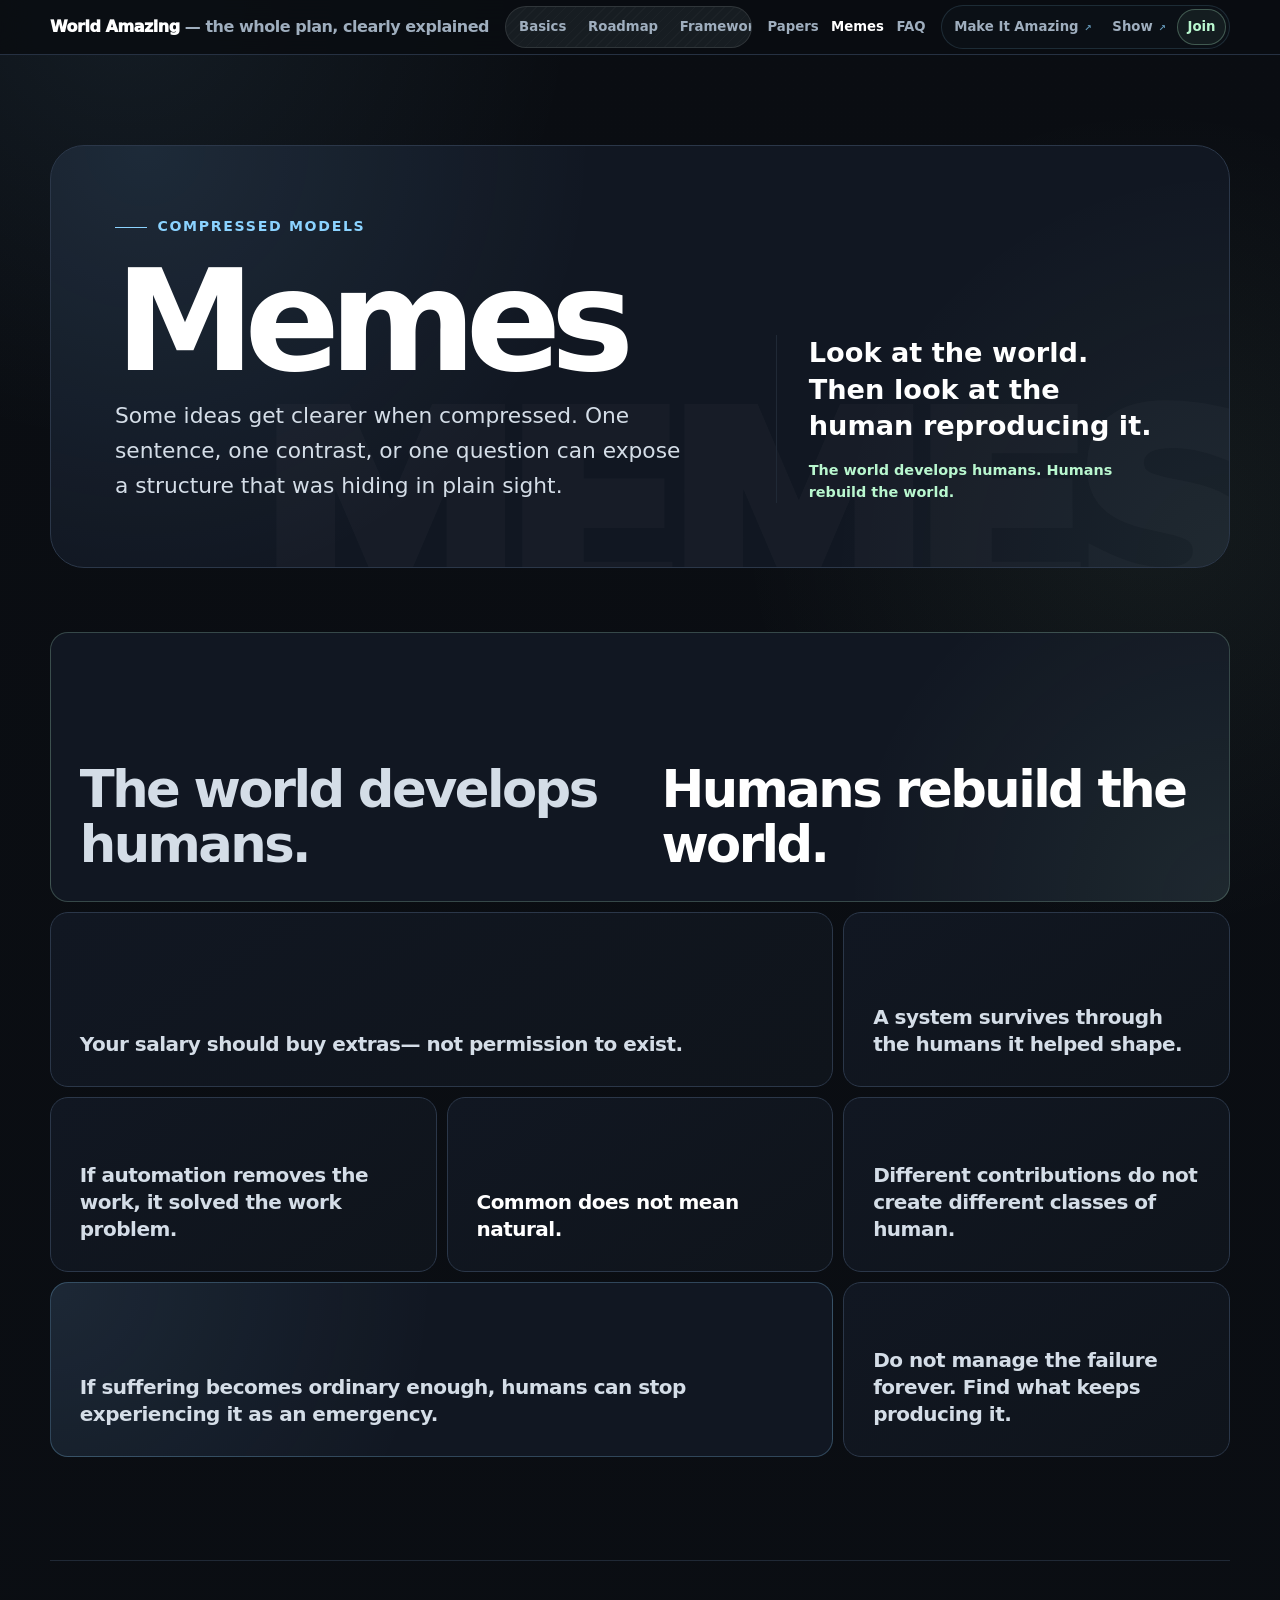
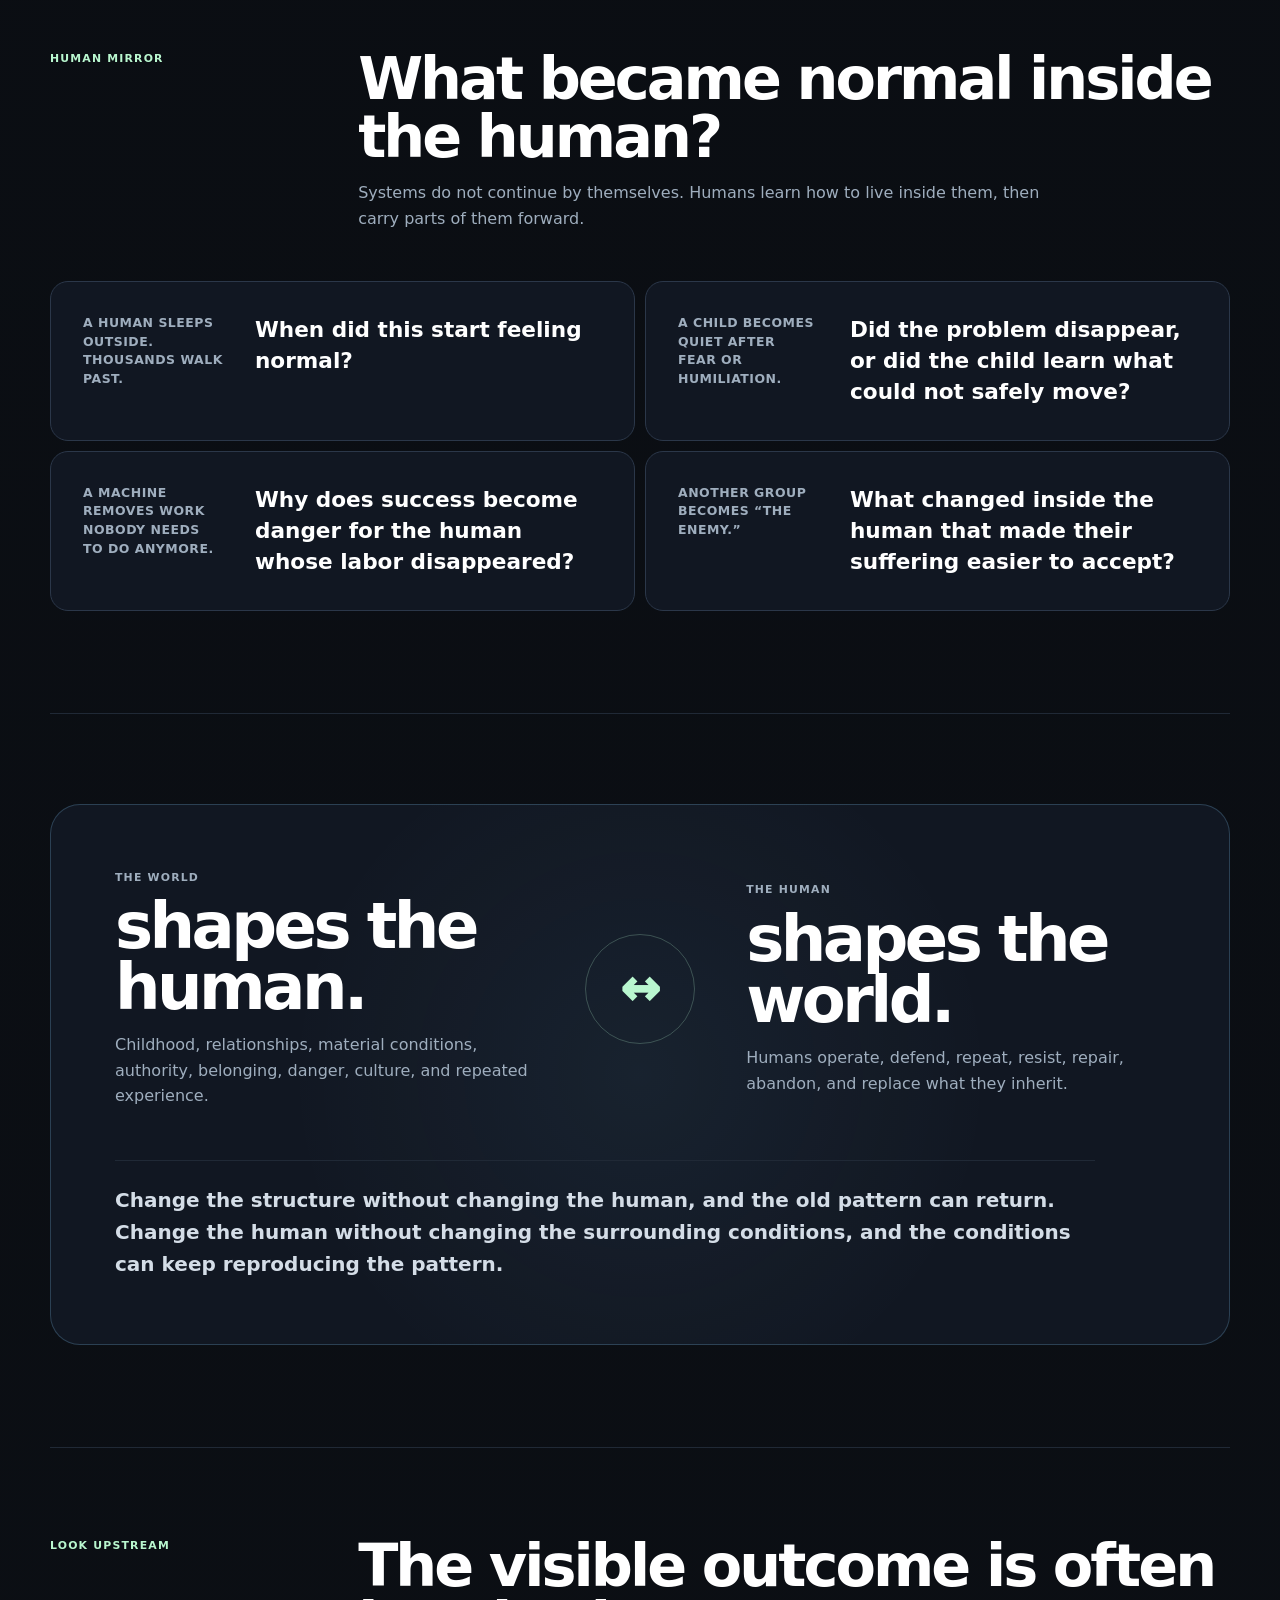
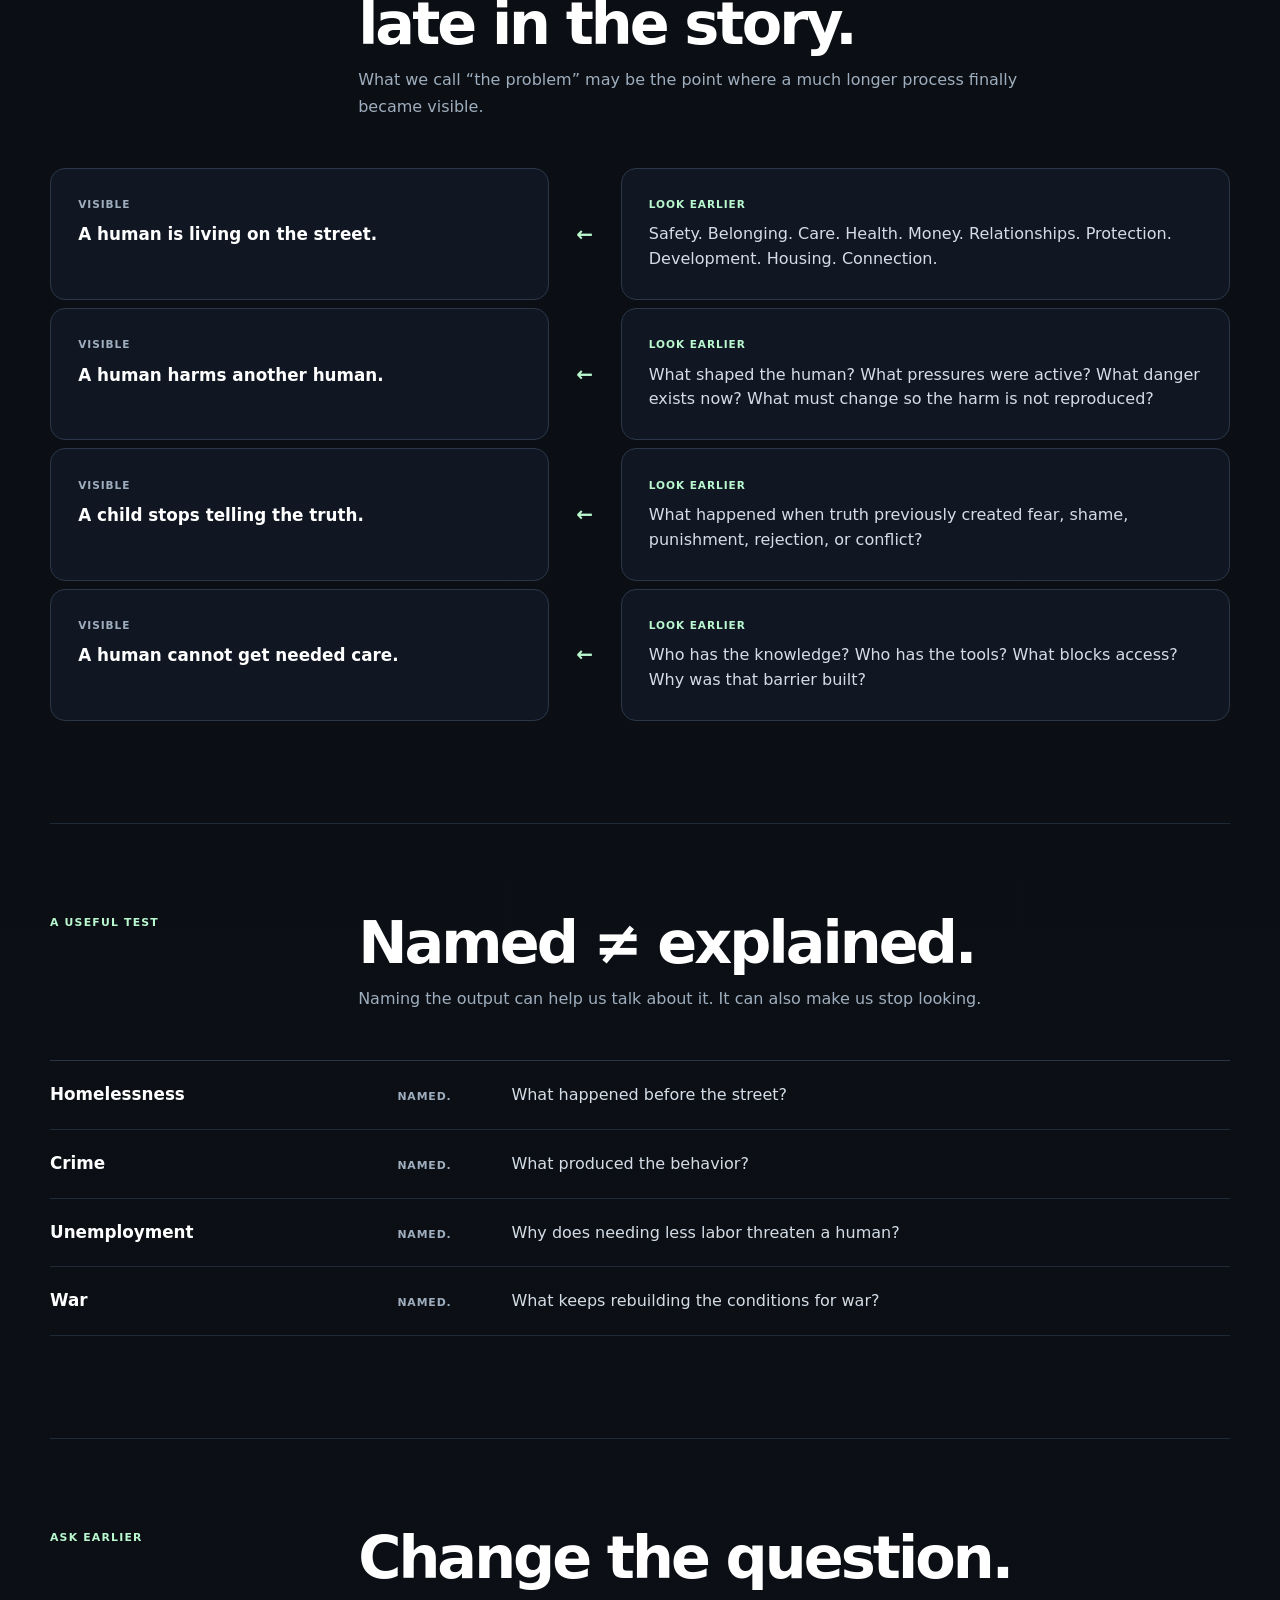
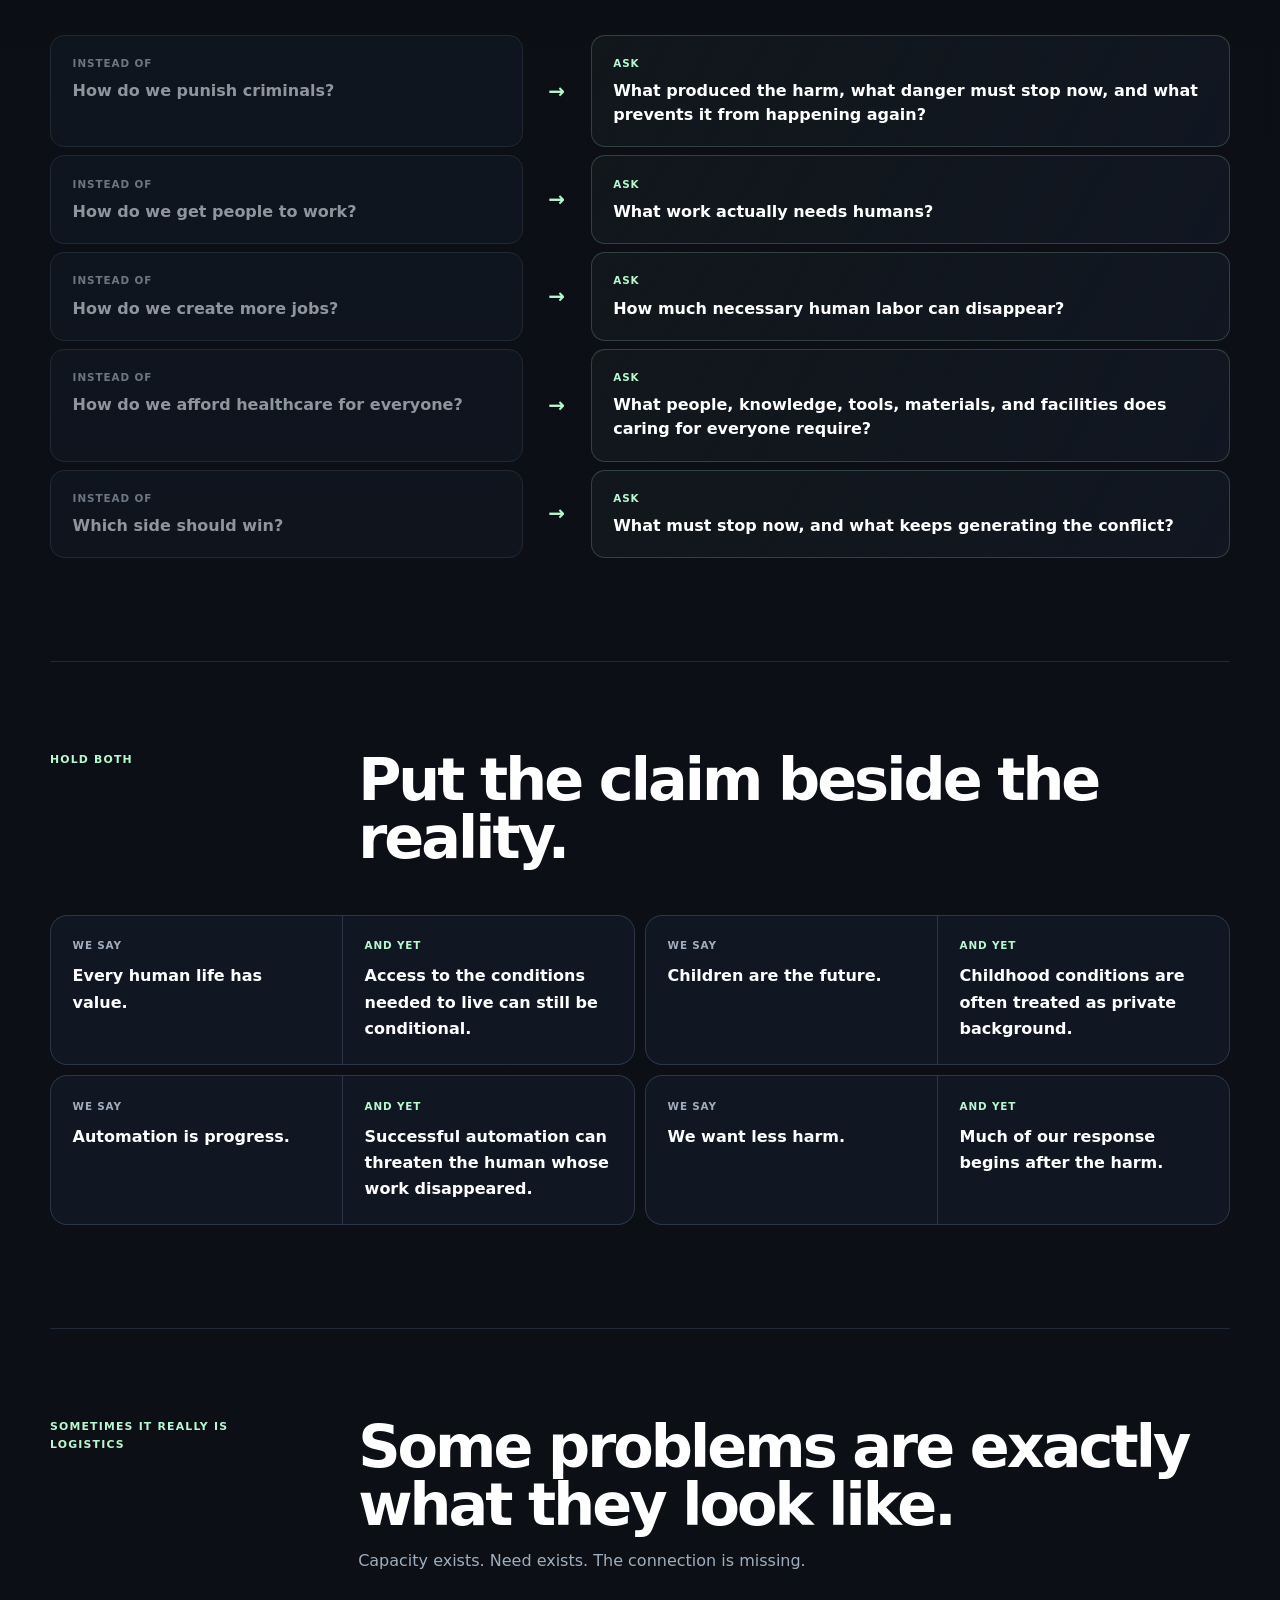
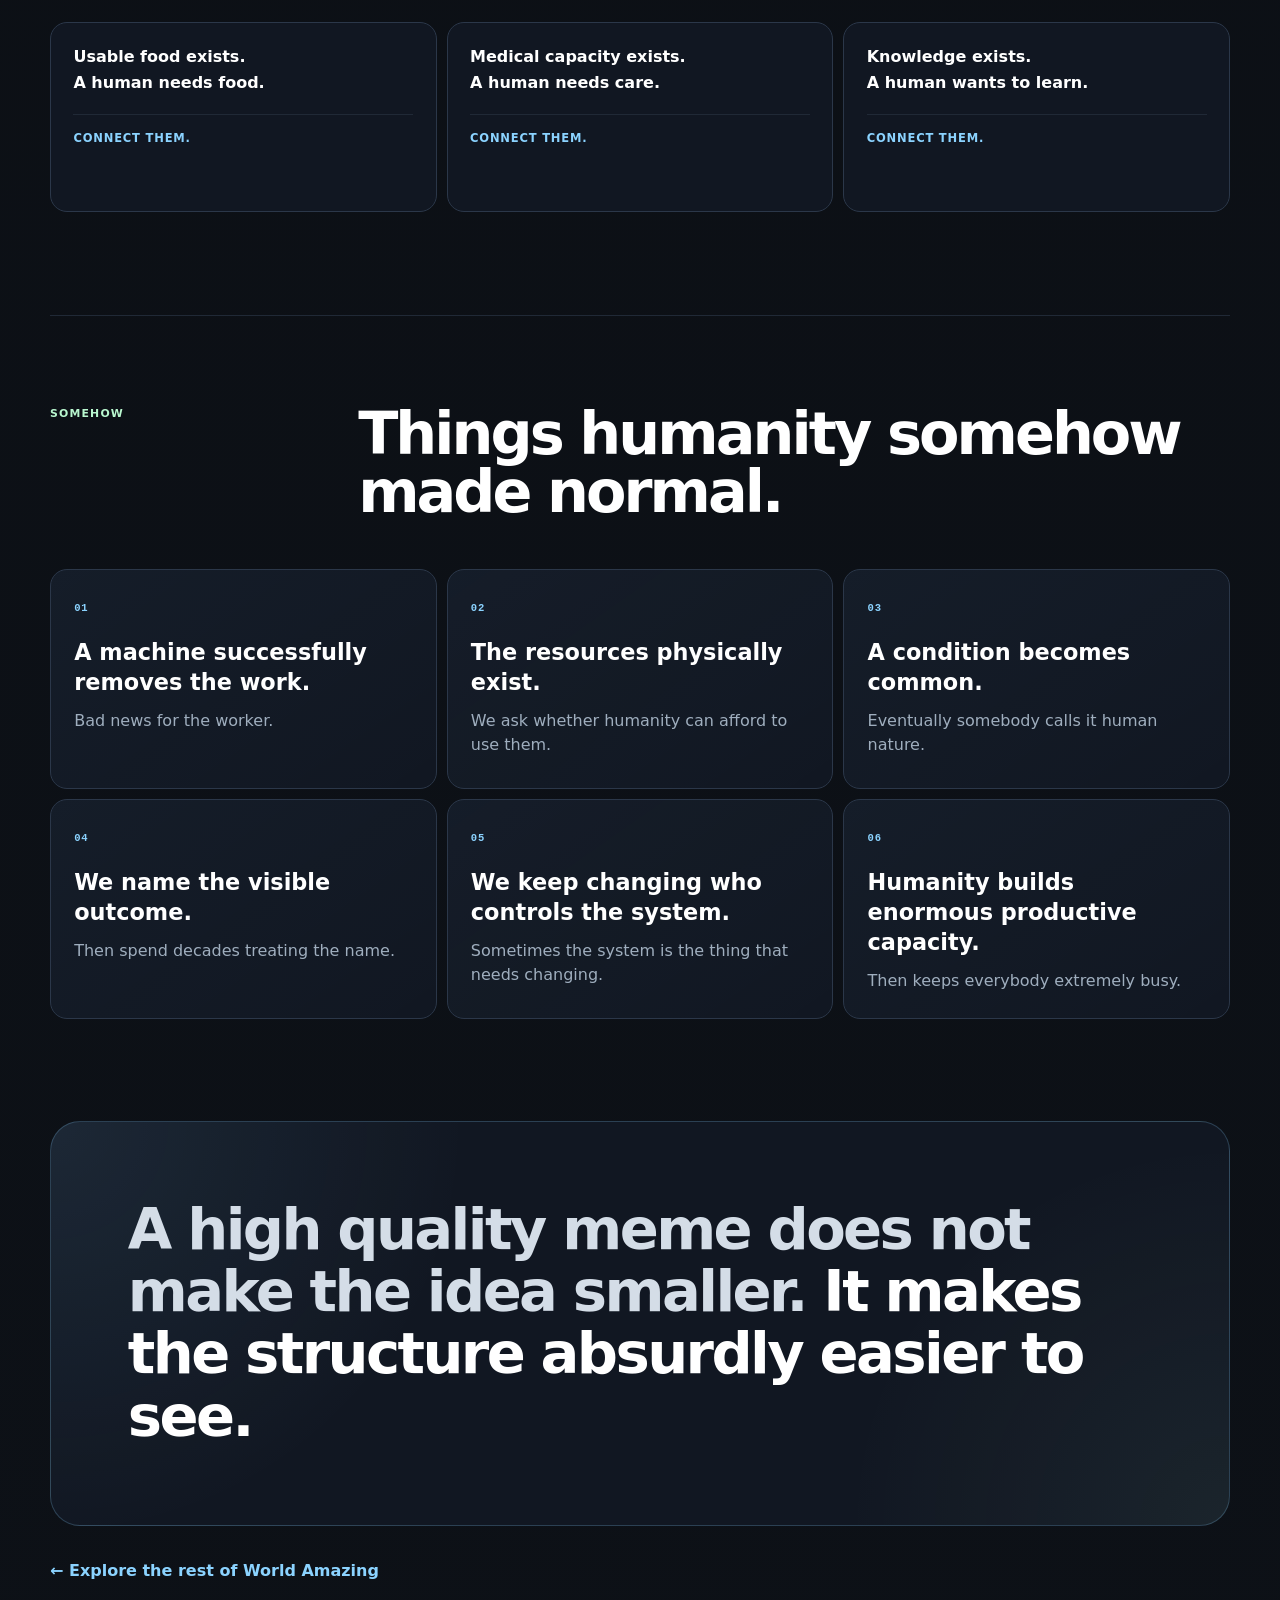
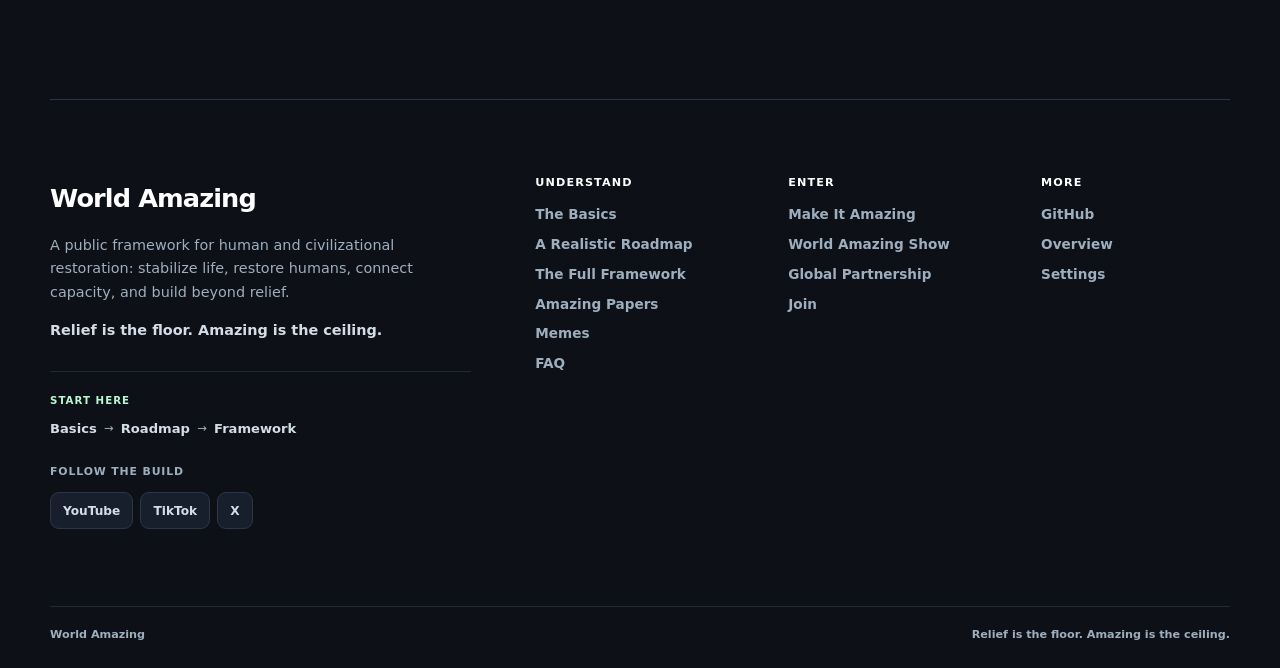
<file: docs/memes.html>
<!doctype html>
<html lang="en">

<head>
    <meta charset="utf-8">
    <meta name="viewport" content="width=device-width, initial-scale=1">
    <meta name="color-scheme" content="dark only">
    <meta name="darkreader-lock">
    <meta name="description"
        content="World Amazing Memes: compressed models that expose inherited assumptions, human–structure feedback, and the conditions humanity keeps reproducing.">

    <title>Memes — World Amazing</title>

    <link rel="stylesheet" href="assets/main.css">
    <link rel="stylesheet" href="assets/global-nav.css" />
    <link rel="stylesheet" href="assets/footer.css" />


    <style>
        /* =========================================================
           MEMES
           ========================================================= */

        .memes-page {
            padding:
                clamp(4rem, 7vw, 6.5rem) 0 clamp(5rem, 9vw, 8rem);
        }


        /* =========================================================
   HERO
   ========================================================= */

        .meme-hero {
            position: relative;

            display: grid;
            grid-template-columns:
                minmax(0, 1.2fr) minmax(260px, 0.8fr);

            gap: clamp(2rem, 6vw, 6rem);
            align-items: end;

            padding:
                clamp(2rem, 5vw, 4rem);

            border: 1px solid var(--line);
            border-radius: clamp(22px, 3vw, 34px);

            overflow: hidden;

            background:
                radial-gradient(circle at 8% 0%,
                    rgba(139, 211, 255, 0.1),
                    transparent 28rem),
                radial-gradient(circle at 100% 100%,
                    rgba(185, 247, 207, 0.06),
                    transparent 25rem),
                var(--surface);
        }


        .meme-hero::after {
            content: "MEMES";

            position: absolute;
            right: -0.04em;
            bottom: -0.22em;

            color: rgba(255, 255, 255, 0.022);

            font-size: clamp(7rem, 21vw, 18rem);
            font-weight: 950;
            line-height: 0.8;
            letter-spacing: -0.08em;

            pointer-events: none;
        }


        .meme-hero__main,
        .meme-hero__side {
            position: relative;
            z-index: 1;
        }


        .meme-hero h1 {
            max-width: 850px;

            margin-top: 0.55rem;

            font-size: clamp(4rem, 11vw, 9rem);
            line-height: 0.78;
            letter-spacing: -0.075em;
        }


        .meme-hero__lead {
            max-width: 720px;

            margin-top: 1.4rem;

            color: var(--soft);

            font-size: clamp(1.08rem, 1.9vw, 1.36rem);
            line-height: 1.6;
        }


        .meme-hero__side {
            padding-left: clamp(1.25rem, 3vw, 2rem);

            border-left: 1px solid var(--line-soft);
        }


        .meme-hero__side strong {
            display: block;

            color: var(--white);

            font-size: clamp(1.25rem, 2.3vw, 1.7rem);
            line-height: 1.35;
        }


        .meme-hero__side p {
            margin-top: 0.85rem;

            color: var(--green);

            font-size: 0.9rem;
            font-weight: 800;
            line-height: 1.55;
        }


        /* =========================================================
   SHARED SECTION
   ========================================================= */

        .meme-section {
            margin-top: clamp(4rem, 8vw, 7rem);
        }


        .meme-section+.meme-section {
            padding-top: clamp(3.5rem, 7vw, 6rem);

            border-top: 1px solid var(--line-soft);
        }


        .meme-section__head {
            display: grid;
            grid-template-columns:
                minmax(140px, 0.28fr) minmax(0, 1fr);

            gap: clamp(1.5rem, 5vw, 5rem);

            margin-bottom: clamp(1.75rem, 4vw, 3rem);
        }


        .meme-section__marker {
            color: var(--green);

            font-size: 0.68rem;
            font-weight: 900;
            letter-spacing: 0.11em;
            text-transform: uppercase;
        }


        .meme-section__head h2 {
            max-width: 900px;

            margin: 0;

            font-size: clamp(2rem, 4.6vw, 4rem);
            line-height: 0.98;
            letter-spacing: -0.05em;
        }


        .meme-section__head p {
            max-width: 720px;

            margin-top: 0.9rem;

            color: var(--muted);

            line-height: 1.65;
        }


        /* =========================================================
   IMPACT WALL
   ========================================================= */

        .meme-section--impact {
            margin-top: clamp(2.5rem, 5vw, 4rem);
        }


        .impact-grid {
            display: grid;
            grid-template-columns:
                repeat(12, minmax(0, 1fr));

            gap: 10px;
        }


        .impact-card {
            grid-column: span 4;

            display: flex;
            align-items: flex-end;

            min-height: 175px;
            margin: 0;
            padding: clamp(1.25rem, 2.5vw, 1.8rem);

            border: 1px solid var(--line);
            border-radius: 18px;

            color: var(--soft);

            background:
                linear-gradient(145deg,
                    var(--surface),
                    var(--bg-soft));

            font-size: clamp(1rem, 1.7vw, 1.25rem);
            font-weight: 800;
            line-height: 1.35;
            letter-spacing: -0.025em;
        }


        .impact-card--wide {
            grid-column: span 8;
        }


        .impact-card--giant {
            grid-column: span 12;

            min-height: 270px;

            font-size: clamp(1.8rem, 4vw, 3.2rem);
            line-height: 1.08;
            letter-spacing: -0.05em;
        }


        .impact-card--giant strong {
            display: block;

            color: var(--white);
        }


        .impact-card--strong {
            color: var(--white);
        }


        .impact-card--blue {
            border-color: rgba(139, 211, 255, 0.25);

            background:
                radial-gradient(circle at 0 0,
                    rgba(139, 211, 255, 0.09),
                    transparent 24rem),
                var(--surface);
        }


        .impact-card--green {
            border-color: rgba(185, 247, 207, 0.22);

            background:
                radial-gradient(circle at 100% 100%,
                    rgba(185, 247, 207, 0.08),
                    transparent 24rem),
                var(--surface);
        }


        /* =========================================================
   HUMAN MIRROR
   ========================================================= */

        .mirror-grid {
            display: grid;
            grid-template-columns:
                repeat(2, minmax(0, 1fr));

            gap: 10px;
        }


        .mirror-card {
            display: grid;
            grid-template-columns:
                minmax(140px, 0.4fr) minmax(0, 1fr);

            gap: clamp(1rem, 3vw, 2rem);

            padding: clamp(1.4rem, 3vw, 2rem);

            border: 1px solid var(--line);
            border-radius: 18px;

            background: var(--surface);
        }


        .mirror-card__scene {
            color: var(--muted);

            font-size: 0.78rem;
            font-weight: 850;
            line-height: 1.5;
            text-transform: uppercase;
            letter-spacing: 0.04em;
        }


        .mirror-card strong {
            color: var(--white);

            font-size: clamp(1.05rem, 1.9vw, 1.35rem);
            line-height: 1.45;
        }


        /* =========================================================
   HUMAN ↔ STRUCTURE
   ========================================================= */

        .loop-panel {
            display: grid;
            grid-template-columns:
                minmax(0, 1fr) auto minmax(0, 1fr);

            gap: clamp(1.5rem, 4vw, 4rem);
            align-items: center;

            padding:
                clamp(2rem, 5vw, 4rem);

            border: 1px solid rgba(139, 211, 255, 0.22);
            border-radius: clamp(22px, 3vw, 30px);

            background:
                radial-gradient(circle at 50% 50%,
                    rgba(139, 211, 255, 0.06),
                    transparent 22rem),
                var(--surface);
        }


        .loop-panel__side span {
            display: block;

            color: var(--muted);

            font-size: 0.68rem;
            font-weight: 900;
            letter-spacing: 0.11em;
            text-transform: uppercase;
        }


        .loop-panel__side strong {
            display: block;

            margin-top: 0.6rem;

            color: var(--white);

            font-size: clamp(2rem, 5vw, 4rem);
            line-height: 0.95;
            letter-spacing: -0.055em;
        }


        .loop-panel__side p {
            max-width: 420px;

            margin-top: 0.9rem;

            color: var(--muted);

            line-height: 1.6;
        }


        .loop-panel__center {
            display: grid;
            place-items: center;

            width: clamp(72px, 9vw, 110px);
            aspect-ratio: 1;

            border: 1px solid rgba(185, 247, 207, 0.24);
            border-radius: 50%;

            color: var(--green);

            font-size: clamp(1.8rem, 4vw, 3rem);
            font-weight: 950;
        }


        .loop-panel__close {
            grid-column: 1 / -1;

            max-width: 980px;

            padding-top: 1.4rem;

            border-top: 1px solid var(--line-soft);

            color: var(--soft);

            font-size: clamp(1rem, 1.8vw, 1.25rem);
            font-weight: 750;
            line-height: 1.6;
        }


        /* =========================================================
   VISIBLE OUTCOME / DEEPER FIELD
   ========================================================= */

        .outcome-list {
            display: grid;
            gap: 8px;
        }


        .outcome-row {
            display: grid;
            grid-template-columns:
                minmax(0, 0.9fr) 48px minmax(0, 1.1fr);

            gap: 12px;
            align-items: stretch;
        }


        .outcome-row__visible,
        .outcome-row__field {
            padding: clamp(1.25rem, 2.5vw, 1.7rem);

            border: 1px solid var(--line);
            border-radius: 15px;

            background: var(--surface);
        }


        .outcome-row__visible>span,
        .outcome-row__field>span {
            display: block;

            margin-bottom: 0.55rem;

            color: var(--muted);

            font-size: 0.66rem;
            font-weight: 900;
            letter-spacing: 0.09em;
            text-transform: uppercase;
        }


        .outcome-row__field>span {
            color: var(--green);
        }


        .outcome-row__visible strong {
            color: var(--white);

            font-size: 1.05rem;
            line-height: 1.4;
        }


        .outcome-row__field p {
            margin: 0;

            color: var(--soft);

            line-height: 1.55;
        }


        .outcome-row__arrow {
            display: grid;
            place-items: center;

            color: var(--green);

            font-size: 1.25rem;
            font-weight: 900;
        }


        /* =========================================================
   NAMED ≠ EXPLAINED
   ========================================================= */

        .named-list {
            display: grid;

            border-top: 1px solid var(--line);
        }


        .named-row {
            display: grid;
            grid-template-columns:
                minmax(150px, 0.45fr) 90px minmax(0, 1fr);

            gap: 1.5rem;
            align-items: baseline;

            padding: 1.25rem 0;

            border-bottom: 1px solid var(--line-soft);
        }


        .named-row strong {
            color: var(--white);

            font-size: 1.05rem;
        }


        .named-row span {
            color: var(--muted);

            font-size: 0.68rem;
            font-weight: 900;
            letter-spacing: 0.08em;
            text-transform: uppercase;
        }


        .named-row p {
            margin: 0;

            color: var(--soft);
        }


        /* =========================================================
   CHANGE THE QUESTION
   ========================================================= */

        .question-list {
            display: grid;
            gap: 8px;
        }


        .question-row {
            display: grid;
            grid-template-columns:
                minmax(0, 0.85fr) 48px minmax(0, 1.15fr);

            gap: 10px;
        }


        .question-row__old,
        .question-row__new {
            padding: 1.2rem 1.35rem;

            border: 1px solid var(--line);
            border-radius: 14px;

            background: var(--surface);
        }


        .question-row__old {
            opacity: 0.65;
        }


        .question-row__new {
            border-color:
                rgba(185, 247, 207, 0.19);

            background:
                linear-gradient(120deg,
                    rgba(185, 247, 207, 0.035),
                    var(--surface));
        }


        .question-row span {
            display: block;

            margin-bottom: 0.45rem;

            color: var(--muted);

            font-size: 0.65rem;
            font-weight: 900;
            letter-spacing: 0.09em;
            text-transform: uppercase;
        }


        .question-row__new span {
            color: var(--green);
        }


        .question-row p {
            margin: 0;

            color: var(--soft);

            font-weight: 750;
            line-height: 1.5;
        }


        .question-row__new p {
            color: var(--white);
        }


        .question-row__arrow {
            display: grid;
            place-items: center;

            color: var(--green);

            font-size: 1.25rem;
            font-weight: 900;
        }


        /* =========================================================
   CONTRADICTIONS
   ========================================================= */

        .contradiction-grid {
            display: grid;
            grid-template-columns:
                repeat(2, minmax(0, 1fr));

            gap: 10px;
        }


        .contradiction-card {
            display: grid;
            grid-template-columns:
                repeat(2, minmax(0, 1fr));

            gap: 1px;

            overflow: hidden;

            border: 1px solid var(--line);
            border-radius: 17px;

            background: var(--line);
        }


        .contradiction-card>div {
            min-height: 145px;

            padding: 1.35rem;

            background: var(--surface);
        }


        .contradiction-card span {
            display: block;

            margin-bottom: 0.55rem;

            color: var(--muted);

            font-size: 0.65rem;
            font-weight: 900;
            letter-spacing: 0.08em;
            text-transform: uppercase;
        }


        .contradiction-card>div:last-child span {
            color: var(--green);
        }


        .contradiction-card strong {
            color: var(--white);

            line-height: 1.4;
        }


        /* =========================================================
   COORDINATION
   ========================================================= */

        .coordination-grid {
            display: grid;
            grid-template-columns:
                repeat(3, minmax(0, 1fr));

            gap: 10px;
        }


        .coordination-card {
            min-height: 190px;

            padding: 1.4rem;

            border: 1px solid var(--line);
            border-radius: 17px;

            background: var(--surface);
        }


        .coordination-card strong {
            display: block;

            color: var(--white);

            font-size: 1rem;
            line-height: 1.4;
        }


        .coordination-card strong+strong {
            margin-top: 0.25rem;
        }


        .coordination-card span {
            display: block;

            margin-top: 1.2rem;
            padding-top: 0.9rem;

            border-top: 1px solid var(--line-soft);

            color: var(--blue);

            font-size: 0.72rem;
            font-weight: 900;
            letter-spacing: 0.07em;
            text-transform: uppercase;
        }


        /* =========================================================
   ABSURDITIES
   ========================================================= */

        .absurd-grid {
            display: grid;
            grid-template-columns:
                repeat(3, minmax(0, 1fr));

            gap: 10px;
        }


        .absurd-card {
            min-height: 220px;

            padding: 1.45rem;

            border: 1px solid var(--line);
            border-radius: 17px;

            background:
                linear-gradient(145deg,
                    rgba(139, 211, 255, 0.03),
                    transparent),
                var(--surface);
        }


        .absurd-card>span {
            color: var(--blue);

            font-family:
                ui-monospace,
                SFMono-Regular,
                Menlo,
                monospace;

            font-size: 0.66rem;
            font-weight: 900;
            letter-spacing: 0.08em;
        }


        .absurd-card strong {
            display: block;

            margin-top: 1.1rem;

            color: var(--white);

            font-size: clamp(1.08rem, 1.9vw, 1.4rem);
            line-height: 1.35;
        }


        .absurd-card p {
            margin-top: 0.7rem;

            color: var(--muted);

            line-height: 1.5;
        }


        /* =========================================================
   CLOSING
   ========================================================= */

        .meme-closing {
            margin-top: clamp(4rem, 8vw, 7rem);

            padding:
                clamp(2.4rem, 6vw, 5rem);

            border: 1px solid rgba(139, 211, 255, 0.22);
            border-radius: clamp(22px, 3vw, 30px);

            background:
                radial-gradient(circle at 0 0,
                    rgba(139, 211, 255, 0.09),
                    transparent 26rem),
                radial-gradient(circle at 100% 100%,
                    rgba(185, 247, 207, 0.06),
                    transparent 24rem),
                var(--surface);
        }


        .meme-closing p {
            max-width: 1000px;

            margin: 0;

            color: var(--soft);

            font-size: clamp(1.8rem, 4.5vw, 3.8rem);
            font-weight: 850;
            line-height: 1.08;
            letter-spacing: -0.045em;
        }


        .meme-closing strong {
            color: var(--white);
        }


        .memes-return {
            margin-top: 2rem;
        }


        .memes-return a {
            color: var(--blue);

            font-weight: 850;
            text-decoration: none;
        }


        .memes-return a:hover,
        .memes-return a:focus {
            color: var(--white);
        }


        /* =========================================================
   RESPONSIVE
   ========================================================= */

        @media (max-width: 1000px) {

            .meme-hero {
                grid-template-columns: 1fr;
            }

            .meme-hero__side {
                max-width: 720px;

                padding-top: 1.4rem;
                padding-left: 0;

                border-top: 1px solid var(--line-soft);
                border-left: 0;
            }

            .impact-card,
            .impact-card--wide,
            .impact-card--giant {
                grid-column: span 6;
            }

            .coordination-grid,
            .absurd-grid {
                grid-template-columns:
                    repeat(2, minmax(0, 1fr));
            }

        }


        @media (max-width: 800px) {

            .meme-section__head {
                grid-template-columns: 1fr;

                gap: 0.7rem;
            }

            .mirror-grid,
            .contradiction-grid {
                grid-template-columns: 1fr;
            }

            .loop-panel {
                grid-template-columns: 1fr;
            }

            .loop-panel__center {
                width: 68px;

                transform: rotate(90deg);
            }

            .loop-panel__close {
                grid-column: auto;
            }

            .outcome-row,
            .question-row {
                grid-template-columns: 1fr;

                gap: 6px;
            }

            .outcome-row__arrow,
            .question-row__arrow {
                min-height: 24px;

                transform: rotate(90deg);
            }

            .named-row {
                grid-template-columns:
                    minmax(120px, 0.35fr) minmax(0, 1fr);

                gap: 0.75rem 1.5rem;
            }

            .named-row span {
                display: none;
            }

        }


        @media (max-width: 600px) {

            .memes-page {
                padding-top: 3rem;
            }

            .meme-hero {
                padding: 1.5rem;
            }

            .impact-grid {
                grid-template-columns: 1fr;
            }

            .impact-card,
            .impact-card--wide,
            .impact-card--giant {
                grid-column: auto;

                min-height: 140px;
            }

            .impact-card--giant {
                min-height: 220px;
            }

            .mirror-card {
                grid-template-columns: 1fr;
            }

            .named-row {
                grid-template-columns: 1fr;
            }

            .coordination-grid,
            .absurd-grid {
                grid-template-columns: 1fr;
            }

            .coordination-card,
            .absurd-card {
                min-height: 0;
            }

            .contradiction-card {
                grid-template-columns: 1fr;
            }

        }
    </style>
</head>


<body>

    <!-- =======================================================
       TOPBAR
       ======================================================= -->

    <header class="site-header topbar-wrap">
  
    <div class="shell topbar">
  
      <a class="brand" href="index.html#top">
        <span class="brand__full">World Amazing</span>
        <span class="brand__short">WA</span>
        <span class="brand__tagline">— the whole plan, clearly explained</span>
      </a>
  
  
      <!-- DESKTOP NAV -->
  
      <nav class="nav" aria-label="Primary navigation">
  
        <div class="nav__docs">
          <a href="basics.html">Basics</a>
          <a href="roadmap.html">Roadmap</a>
          <a href="framework.html">Framework</a>
        </div>
  
  
        <div class="nav__explore">
          <a href="papers.html">Papers</a>
          <a href="memes.html" aria-current="page">Memes</a>
          <a href="faq.html">FAQ</a>
        </div>
  
  
        <div class="nav__actions">
  
          <a href="https://makeitamazing.org/" target="_blank" rel="noopener">
            Make It Amazing
            <span class="nav__external" aria-hidden="true">↗</span>
          </a>
  
          <a href="https://worldamazing.org/show/" target="_blank" rel="noopener">
            Show
            <span class="nav__external" aria-hidden="true">↗</span>
          </a>
  
          <a class="nav__join" href="index.html#join">
            Join
          </a>
  
        </div>
  
      </nav>
  
  
      <!-- MOBILE ACTIONS -->
  
      <div class="nav__mobile-actions">
  
        <a class="nav__join" href="index.html#join">
          Join
        </a>
  
        <button class="nav__menu-button" type="button" aria-expanded="false" aria-controls="mobile-navigation">
          <span>More</span>
          <span class="nav__menu-chevron" aria-hidden="true"></span>
        </button>
  
      </div>
  
    </div>
  
  
    <!-- MOBILE MENU -->
  
    <nav class="nav-mobile" id="mobile-navigation" aria-label="Mobile navigation" hidden>
  
      <div class="shell nav-mobile__inner">
        <div class="nav-mobile__group">
        
          <span class="nav-mobile__label">
            Start here
          </span>
        
          <a href="basics.html">Basics</a>
          <a href="roadmap.html">Roadmap</a>
          <a href="framework.html">Framework</a>
        
        </div>
        
        
        <div class="nav-mobile__group">
        
          <span class="nav-mobile__label">
            Explore
          </span>
        
          <a href="papers.html">Papers</a>
          <a href="memes.html">Memes</a>
          <a href="faq.html">FAQ</a>
        
        </div>
        
        
        <div class="nav-mobile__group nav-mobile__group--enter">
        
          <span class="nav-mobile__label">
            Enter
          </span>
        
          <a href="https://makeitamazing.org/" target="_blank" rel="noopener">
            Make It Amazing ↗
          </a>
        
          <a href="https://worldamazing.org/show/" target="_blank" rel="noopener">
            Show ↗
          </a>
        
          <a href="index.html#join">
            Join
          </a>
        
        </div>
  
        
  
      </div>
  
    </nav>
  
  </header>


    <main id="top">

        <div class="shell">

            <div class="memes-page">


                <!-- =======================================================
                   HERO
                   ======================================================= -->

                <header class="meme-hero">

                    <div class="meme-hero__main">

                        <p class="eyebrow">
                            Compressed models
                        </p>

                        <h1>
                            Memes
                        </h1>

                        <p class="meme-hero__lead">
                            Some ideas get clearer when compressed.
                            One sentence, one contrast, or one question
                            can expose a structure that was hiding in plain sight.
                        </p>

                    </div>


                    <div class="meme-hero__side">

                        <strong>
                            Look at the world.
                            Then look at the human reproducing it.
                        </strong>

                        <p>
                            The world develops humans.
                            Humans rebuild the world.
                        </p>

                    </div>

                </header>


                <!-- =======================================================
                   IMPACT WALL
                   ======================================================= -->

                <section class="meme-section meme-section--impact">

                    <div class="impact-grid">

                        <blockquote class="impact-card impact-card--giant impact-card--green">
                            The world develops humans.
                            <strong>Humans rebuild the world.</strong>
                        </blockquote>


                        <blockquote class="impact-card impact-card--wide">
                            Your salary should buy extras—
                            not permission to exist.
                        </blockquote>


                        <blockquote class="impact-card">
                            A system survives through
                            the humans it helped shape.
                        </blockquote>


                        <blockquote class="impact-card">
                            If automation removes the work,
                            it solved the work problem.
                        </blockquote>


                        <blockquote class="impact-card impact-card--strong">
                            Common does not mean natural.
                        </blockquote>


                        <blockquote class="impact-card">
                            Different contributions do not create
                            different classes of human.
                        </blockquote>


                        <blockquote class="impact-card impact-card--wide impact-card--blue">
                            If suffering becomes ordinary enough,
                            humans can stop experiencing it as an emergency.
                        </blockquote>


                        <blockquote class="impact-card">
                            Do not manage the failure forever.
                            Find what keeps producing it.
                        </blockquote>

                    </div>

                </section>


                <!-- =======================================================
                   HUMAN MIRROR
                   ======================================================= -->

                <section class="meme-section">

                    <div class="meme-section__head">

                        <span class="meme-section__marker">
                            Human mirror
                        </span>

                        <div>

                            <h2>
                                What became normal inside the human?
                            </h2>

                            <p>
                                Systems do not continue by themselves.
                                Humans learn how to live inside them,
                                then carry parts of them forward.
                            </p>

                        </div>

                    </div>


                    <div class="mirror-grid">

                        <article class="mirror-card">

                            <span class="mirror-card__scene">
                                A human sleeps outside.
                                Thousands walk past.
                            </span>

                            <strong>
                                When did this start feeling normal?
                            </strong>

                        </article>


                        <article class="mirror-card">

                            <span class="mirror-card__scene">
                                A child becomes quiet
                                after fear or humiliation.
                            </span>

                            <strong>
                                Did the problem disappear,
                                or did the child learn what could not safely move?
                            </strong>

                        </article>


                        <article class="mirror-card">

                            <span class="mirror-card__scene">
                                A machine removes work
                                nobody needs to do anymore.
                            </span>

                            <strong>
                                Why does success become danger
                                for the human whose labor disappeared?
                            </strong>

                        </article>


                        <article class="mirror-card">

                            <span class="mirror-card__scene">
                                Another group becomes
                                “the enemy.”
                            </span>

                            <strong>
                                What changed inside the human
                                that made their suffering easier to accept?
                            </strong>

                        </article>

                    </div>

                </section>


                <!-- =======================================================
                   HUMAN ↔ STRUCTURE
                   ======================================================= -->

                <section class="meme-section">

                    <div class="loop-panel">

                        <div class="loop-panel__side">

                            <span>
                                The world
                            </span>

                            <strong>
                                shapes the human.
                            </strong>

                            <p>
                                Childhood, relationships, material conditions,
                                authority, belonging, danger, culture, and repeated experience.
                            </p>

                        </div>


                        <div class="loop-panel__center" aria-hidden="true">
                            ↔
                        </div>


                        <div class="loop-panel__side">

                            <span>
                                The human
                            </span>

                            <strong>
                                shapes the world.
                            </strong>

                            <p>
                                Humans operate, defend, repeat, resist,
                                repair, abandon, and replace what they inherit.
                            </p>

                        </div>


                        <div class="loop-panel__close">
                            Change the structure without changing the human,
                            and the old pattern can return.
                            Change the human without changing the surrounding conditions,
                            and the conditions can keep reproducing the pattern.
                        </div>

                    </div>

                </section>


                <!-- =======================================================
                   VISIBLE OUTCOME / DEEPER FIELD
                   ======================================================= -->

                <section class="meme-section">

                    <div class="meme-section__head">

                        <span class="meme-section__marker">
                            Look upstream
                        </span>

                        <div>

                            <h2>
                                The visible outcome is often late in the story.
                            </h2>

                            <p>
                                What we call “the problem” may be the point
                                where a much longer process finally became visible.
                            </p>

                        </div>

                    </div>


                    <div class="outcome-list">


                        <article class="outcome-row">

                            <div class="outcome-row__visible">

                                <span>
                                    Visible
                                </span>

                                <strong>
                                    A human is living on the street.
                                </strong>

                            </div>


                            <div class="outcome-row__arrow" aria-hidden="true">
                                ←
                            </div>


                            <div class="outcome-row__field">

                                <span>
                                    Look earlier
                                </span>

                                <p>
                                    Safety. Belonging. Care. Health. Money.
                                    Relationships. Protection. Development.
                                    Housing. Connection.
                                </p>

                            </div>

                        </article>


                        <article class="outcome-row">

                            <div class="outcome-row__visible">

                                <span>
                                    Visible
                                </span>

                                <strong>
                                    A human harms another human.
                                </strong>

                            </div>


                            <div class="outcome-row__arrow" aria-hidden="true">
                                ←
                            </div>


                            <div class="outcome-row__field">

                                <span>
                                    Look earlier
                                </span>

                                <p>
                                    What shaped the human?
                                    What pressures were active?
                                    What danger exists now?
                                    What must change so the harm is not reproduced?
                                </p>

                            </div>

                        </article>


                        <article class="outcome-row">

                            <div class="outcome-row__visible">

                                <span>
                                    Visible
                                </span>

                                <strong>
                                    A child stops telling the truth.
                                </strong>

                            </div>


                            <div class="outcome-row__arrow" aria-hidden="true">
                                ←
                            </div>


                            <div class="outcome-row__field">

                                <span>
                                    Look earlier
                                </span>

                                <p>
                                    What happened when truth previously created fear,
                                    shame, punishment, rejection, or conflict?
                                </p>

                            </div>

                        </article>


                        <article class="outcome-row">

                            <div class="outcome-row__visible">

                                <span>
                                    Visible
                                </span>

                                <strong>
                                    A human cannot get needed care.
                                </strong>

                            </div>


                            <div class="outcome-row__arrow" aria-hidden="true">
                                ←
                            </div>


                            <div class="outcome-row__field">

                                <span>
                                    Look earlier
                                </span>

                                <p>
                                    Who has the knowledge?
                                    Who has the tools?
                                    What blocks access?
                                    Why was that barrier built?
                                </p>

                            </div>

                        </article>

                    </div>

                </section>


                <!-- =======================================================
                   NAMED ≠ EXPLAINED
                   ======================================================= -->

                <section class="meme-section">

                    <div class="meme-section__head">

                        <span class="meme-section__marker">
                            A useful test
                        </span>

                        <div>

                            <h2>
                                Named ≠ explained.
                            </h2>

                            <p>
                                Naming the output can help us talk about it.
                                It can also make us stop looking.
                            </p>

                        </div>

                    </div>


                    <div class="named-list">

                        <article class="named-row">

                            <strong>
                                Homelessness
                            </strong>

                            <span>
                                Named.
                            </span>

                            <p>
                                What happened before the street?
                            </p>

                        </article>


                        <article class="named-row">

                            <strong>
                                Crime
                            </strong>

                            <span>
                                Named.
                            </span>

                            <p>
                                What produced the behavior?
                            </p>

                        </article>


                        <article class="named-row">

                            <strong>
                                Unemployment
                            </strong>

                            <span>
                                Named.
                            </span>

                            <p>
                                Why does needing less labor threaten a human?
                            </p>

                        </article>


                        <article class="named-row">

                            <strong>
                                War
                            </strong>

                            <span>
                                Named.
                            </span>

                            <p>
                                What keeps rebuilding the conditions for war?
                            </p>

                        </article>

                    </div>

                </section>


                <!-- =======================================================
                   CHANGE THE QUESTION
                   ======================================================= -->

                <section class="meme-section">

                    <div class="meme-section__head">

                        <span class="meme-section__marker">
                            Ask earlier
                        </span>

                        <div>

                            <h2>
                                Change the question.
                            </h2>

                        </div>

                    </div>


                    <div class="question-list">


                        <article class="question-row">

                            <div class="question-row__old">

                                <span>
                                    Instead of
                                </span>

                                <p>
                                    How do we punish criminals?
                                </p>

                            </div>


                            <div class="question-row__arrow" aria-hidden="true">
                                →
                            </div>


                            <div class="question-row__new">

                                <span>
                                    Ask
                                </span>

                                <p>
                                    What produced the harm,
                                    what danger must stop now,
                                    and what prevents it from happening again?
                                </p>

                            </div>

                        </article>


                        <article class="question-row">

                            <div class="question-row__old">

                                <span>
                                    Instead of
                                </span>

                                <p>
                                    How do we get people to work?
                                </p>

                            </div>


                            <div class="question-row__arrow" aria-hidden="true">
                                →
                            </div>


                            <div class="question-row__new">

                                <span>
                                    Ask
                                </span>

                                <p>
                                    What work actually needs humans?
                                </p>

                            </div>

                        </article>


                        <article class="question-row">

                            <div class="question-row__old">

                                <span>
                                    Instead of
                                </span>

                                <p>
                                    How do we create more jobs?
                                </p>

                            </div>


                            <div class="question-row__arrow" aria-hidden="true">
                                →
                            </div>


                            <div class="question-row__new">

                                <span>
                                    Ask
                                </span>

                                <p>
                                    How much necessary human labor can disappear?
                                </p>

                            </div>

                        </article>


                        <article class="question-row">

                            <div class="question-row__old">

                                <span>
                                    Instead of
                                </span>

                                <p>
                                    How do we afford healthcare for everyone?
                                </p>

                            </div>


                            <div class="question-row__arrow" aria-hidden="true">
                                →
                            </div>


                            <div class="question-row__new">

                                <span>
                                    Ask
                                </span>

                                <p>
                                    What people, knowledge, tools,
                                    materials, and facilities does caring for everyone require?
                                </p>

                            </div>

                        </article>


                        <article class="question-row">

                            <div class="question-row__old">

                                <span>
                                    Instead of
                                </span>

                                <p>
                                    Which side should win?
                                </p>

                            </div>


                            <div class="question-row__arrow" aria-hidden="true">
                                →
                            </div>


                            <div class="question-row__new">

                                <span>
                                    Ask
                                </span>

                                <p>
                                    What must stop now,
                                    and what keeps generating the conflict?
                                </p>

                            </div>

                        </article>

                    </div>

                </section>


                <!-- =======================================================
                   CONTRADICTIONS
                   ======================================================= -->

                <section class="meme-section">

                    <div class="meme-section__head">

                        <span class="meme-section__marker">
                            Hold both
                        </span>

                        <div>

                            <h2>
                                Put the claim beside the reality.
                            </h2>

                        </div>

                    </div>


                    <div class="contradiction-grid">

                        <article class="contradiction-card">

                            <div>

                                <span>
                                    We say
                                </span>

                                <strong>
                                    Every human life has value.
                                </strong>

                            </div>


                            <div>

                                <span>
                                    And yet
                                </span>

                                <strong>
                                    Access to the conditions needed to live
                                    can still be conditional.
                                </strong>

                            </div>

                        </article>


                        <article class="contradiction-card">

                            <div>

                                <span>
                                    We say
                                </span>

                                <strong>
                                    Children are the future.
                                </strong>

                            </div>


                            <div>

                                <span>
                                    And yet
                                </span>

                                <strong>
                                    Childhood conditions are often treated
                                    as private background.
                                </strong>

                            </div>

                        </article>


                        <article class="contradiction-card">

                            <div>

                                <span>
                                    We say
                                </span>

                                <strong>
                                    Automation is progress.
                                </strong>

                            </div>


                            <div>

                                <span>
                                    And yet
                                </span>

                                <strong>
                                    Successful automation can threaten
                                    the human whose work disappeared.
                                </strong>

                            </div>

                        </article>


                        <article class="contradiction-card">

                            <div>

                                <span>
                                    We say
                                </span>

                                <strong>
                                    We want less harm.
                                </strong>

                            </div>


                            <div>

                                <span>
                                    And yet
                                </span>

                                <strong>
                                    Much of our response begins
                                    after the harm.
                                </strong>

                            </div>

                        </article>

                    </div>

                </section>


                <!-- =======================================================
                   ACTUAL COORDINATION PROBLEMS
                   ======================================================= -->

                <section class="meme-section">

                    <div class="meme-section__head">

                        <span class="meme-section__marker">
                            Sometimes it really is logistics
                        </span>

                        <div>

                            <h2>
                                Some problems are exactly what they look like.
                            </h2>

                            <p>
                                Capacity exists.
                                Need exists.
                                The connection is missing.
                            </p>

                        </div>

                    </div>


                    <div class="coordination-grid">

                        <article class="coordination-card">

                            <strong>
                                Usable food exists.
                            </strong>

                            <strong>
                                A human needs food.
                            </strong>

                            <span>
                                Connect them.
                            </span>

                        </article>


                        <article class="coordination-card">

                            <strong>
                                Medical capacity exists.
                            </strong>

                            <strong>
                                A human needs care.
                            </strong>

                            <span>
                                Connect them.
                            </span>

                        </article>


                        <article class="coordination-card">

                            <strong>
                                Knowledge exists.
                            </strong>

                            <strong>
                                A human wants to learn.
                            </strong>

                            <span>
                                Connect them.
                            </span>

                        </article>

                    </div>

                </section>


                <!-- =======================================================
                   THINGS WE SOMEHOW MADE NORMAL
                   ======================================================= -->

                <section class="meme-section">

                    <div class="meme-section__head">

                        <span class="meme-section__marker">
                            Somehow
                        </span>

                        <div>

                            <h2>
                                Things humanity somehow made normal.
                            </h2>

                        </div>

                    </div>


                    <div class="absurd-grid">

                        <article class="absurd-card">

                            <span>
                                01
                            </span>

                            <strong>
                                A machine successfully removes the work.
                            </strong>

                            <p>
                                Bad news for the worker.
                            </p>

                        </article>


                        <article class="absurd-card">

                            <span>
                                02
                            </span>

                            <strong>
                                The resources physically exist.
                            </strong>

                            <p>
                                We ask whether humanity can afford to use them.
                            </p>

                        </article>


                        <article class="absurd-card">

                            <span>
                                03
                            </span>

                            <strong>
                                A condition becomes common.
                            </strong>

                            <p>
                                Eventually somebody calls it human nature.
                            </p>

                        </article>


                        <article class="absurd-card">

                            <span>
                                04
                            </span>

                            <strong>
                                We name the visible outcome.
                            </strong>

                            <p>
                                Then spend decades treating the name.
                            </p>

                        </article>


                        <article class="absurd-card">

                            <span>
                                05
                            </span>

                            <strong>
                                We keep changing who controls the system.
                            </strong>

                            <p>
                                Sometimes the system is the thing that needs changing.
                            </p>

                        </article>


                        <article class="absurd-card">

                            <span>
                                06
                            </span>

                            <strong>
                                Humanity builds enormous productive capacity.
                            </strong>

                            <p>
                                Then keeps everybody extremely busy.
                            </p>

                        </article>

                    </div>

                </section>


                <!-- =======================================================
                   CLOSING
                   ======================================================= -->

                <section class="meme-closing">

                    <p>
                        A high quality meme does not make the idea smaller.
                        <strong>It makes the structure absurdly easier to see.</strong>
                    </p>

                </section>


                <div class="memes-return">

                    <a href="index.html#enter-the-work">
                        ← Explore the rest of World Amazing
                    </a>

                </div>

            </div>

        <footer class="site-footer">
      
        <div class="footer-grid">
      
      
          <!-- ===================================================
                   WORLD AMAZING
                   =================================================== -->
      
          <div class="footer-brand">
      
            <a class="footer-brand__name" href="index.html">
              World Amazing
            </a>
      
            <p>
              A public framework for human and civilizational restoration:
              stabilize life, restore humans, connect capacity,
              and build beyond relief.
            </p>
      
            <p class="footer-brand__line">
              Relief is the floor. Amazing is the ceiling.
            </p>
      
      
            <div class="footer-path">
      
              <span>
                Start here
              </span>
      
              <div class="footer-path__links">
      
                <a href="basics.html">
                  Basics
                </a>
      
                <span aria-hidden="true">
                  →
                </span>
      
                <a href="roadmap.html">
                  Roadmap
                </a>
      
                <span aria-hidden="true">
                  →
                </span>
      
                <a href="framework.html">
                  Framework
                </a>
      
              </div>
      
            </div>

            <div class="footer-social">
            
                <span>Follow the build</span>
            
                <div class="wa-social-links">
                    <a href="https://www.youtube.com/@worldamazinghq" target="_blank" rel="noopener">YouTube</a>
                    <a href="https://www.tiktok.com/@worldamazinghq" target="_blank" rel="noopener">TikTok</a>
                    <a href="https://x.com/worldamazinghq" target="_blank" rel="noopener">X</a>
                </div>
            
            </div>
      
          </div>
      
      
          <!-- ===================================================
                   UNDERSTAND
                   =================================================== -->
      
          <div class="footer-group">
      
            <h4>
              Understand
            </h4>
      
            <div class="footer-links">
      
              <a href="basics.html">
                The Basics
              </a>
      
              <a href="roadmap.html">
                A Realistic Roadmap
              </a>
      
              <a href="framework.html">
                The Full Framework
              </a>
      
              <a href="papers.html">
                Amazing Papers
              </a>
      
              <a href="memes.html">
                Memes
              </a>
      
              <a href="faq.html">
                FAQ
              </a>
      
            </div>
      
          </div>
      
      
          <!-- ===================================================
                   ENTER
                   =================================================== -->
      
          <div class="footer-group">
      
            <h4>
              Enter
            </h4>
      
            <div class="footer-links">
      
              <a href="https://makeitamazing.org/" target="_blank" rel="noopener">
                Make It Amazing
              </a>
      
              <a href="https://worldamazing.org/show/" target="_blank" rel="noopener">
                World Amazing Show
              </a>
      
              <a href="https://whomanatee.org/" target="_blank" rel="noopener">
                Global Partnership
              </a>
      
              <a href="index.html#join">
                Join
              </a>
      
            </div>
      
          </div>
      
      
          <!-- ===================================================
                   MORE
                   =================================================== -->
      
          <div class="footer-group">
      
            <h4>
              More
            </h4>
      
            <div class="footer-links">
      
              <a href="https://github.com/worldamazing/plan" target="_blank" rel="noopener">
                GitHub
              </a>
      
              <a href="https://github.com/worldamazing/plan/blob/main/docs/overview.md" target="_blank" rel="noopener">
                Overview
              </a>
      
              <a href="settings.html">
                Settings
              </a>
      
            </div>
      
          </div>
      
      
        </div>
      
      
        <!-- =======================================================
               BOTTOM
               ======================================================= -->
      
        <div class="footer-bottom">
      
          <span>
            World Amazing
          </span>
      
          <span>
            Relief is the floor. Amazing is the ceiling.
          </span>
      
        </div>
      
      </footer>
    </div>

    </main>

    <script src="assets/topbar.js"></script>
    <script src="assets/site-settings.js"></script>
</body>

</html>
</file>
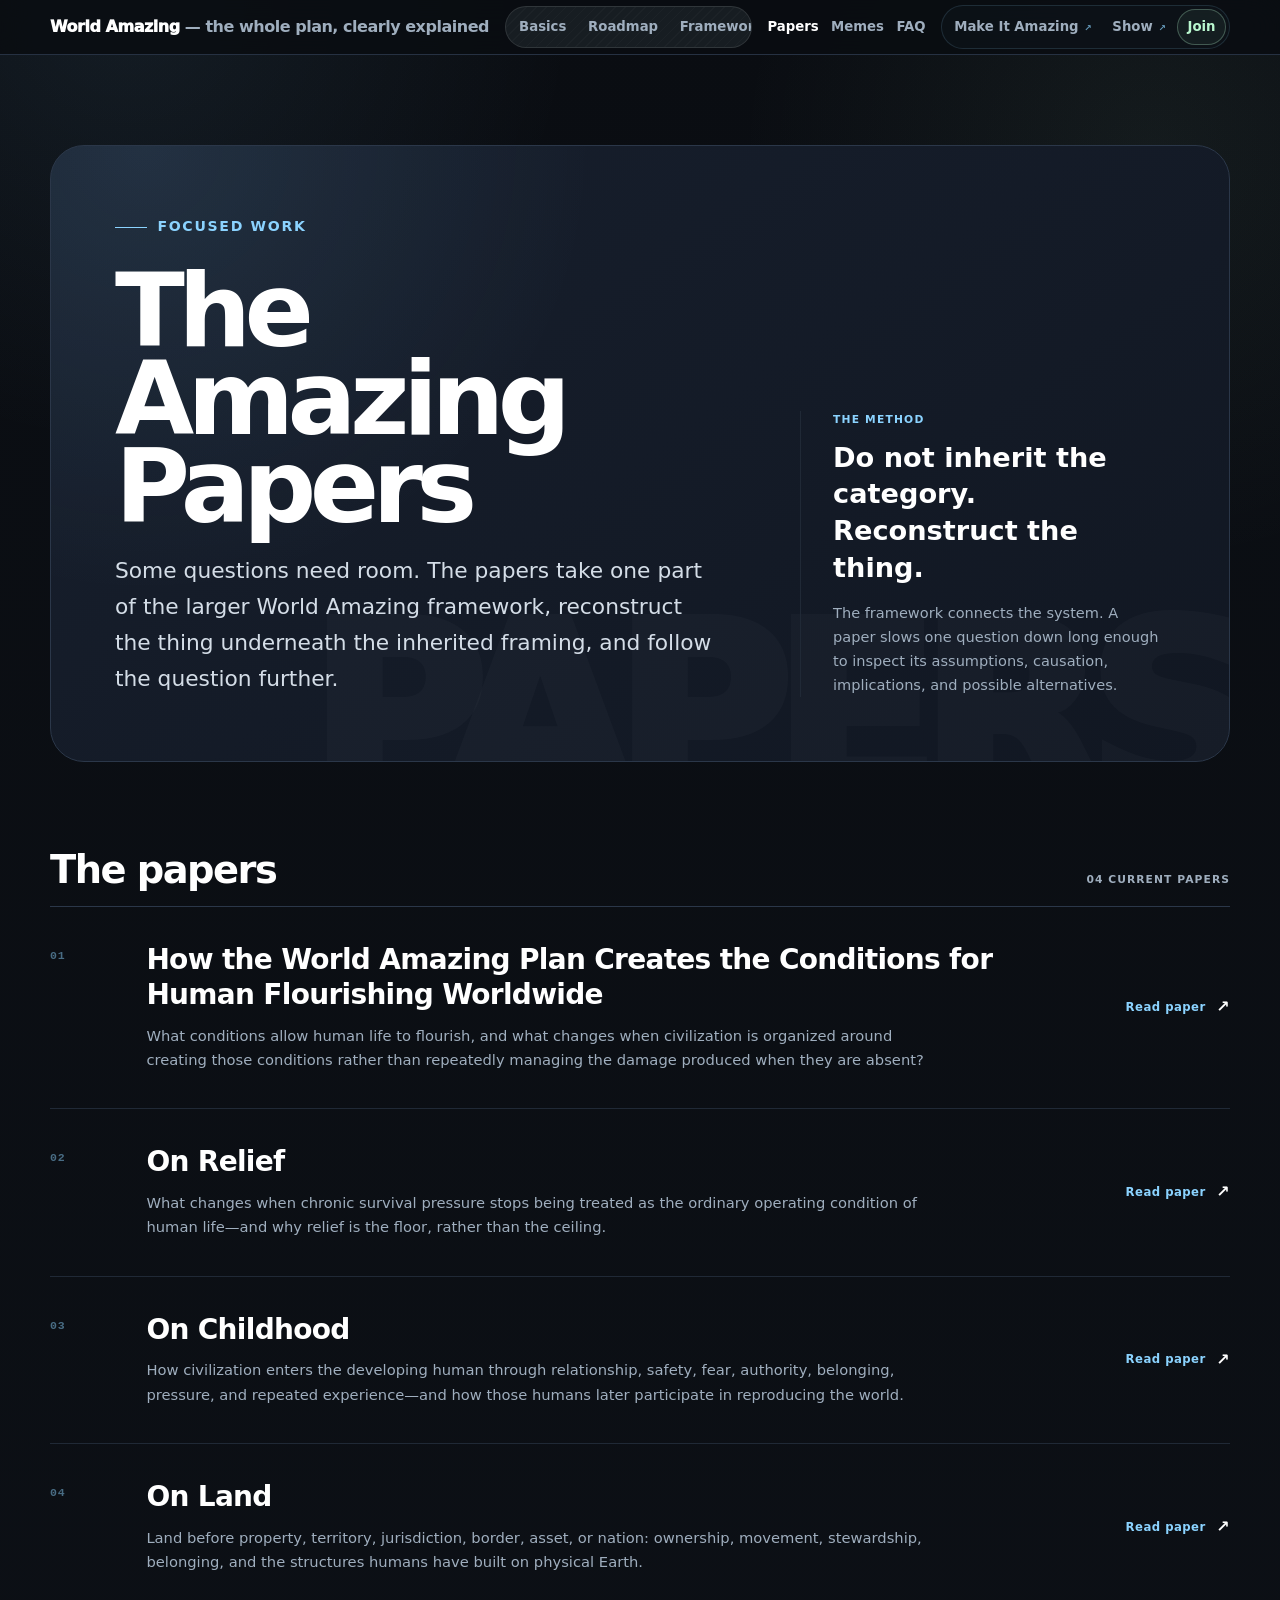
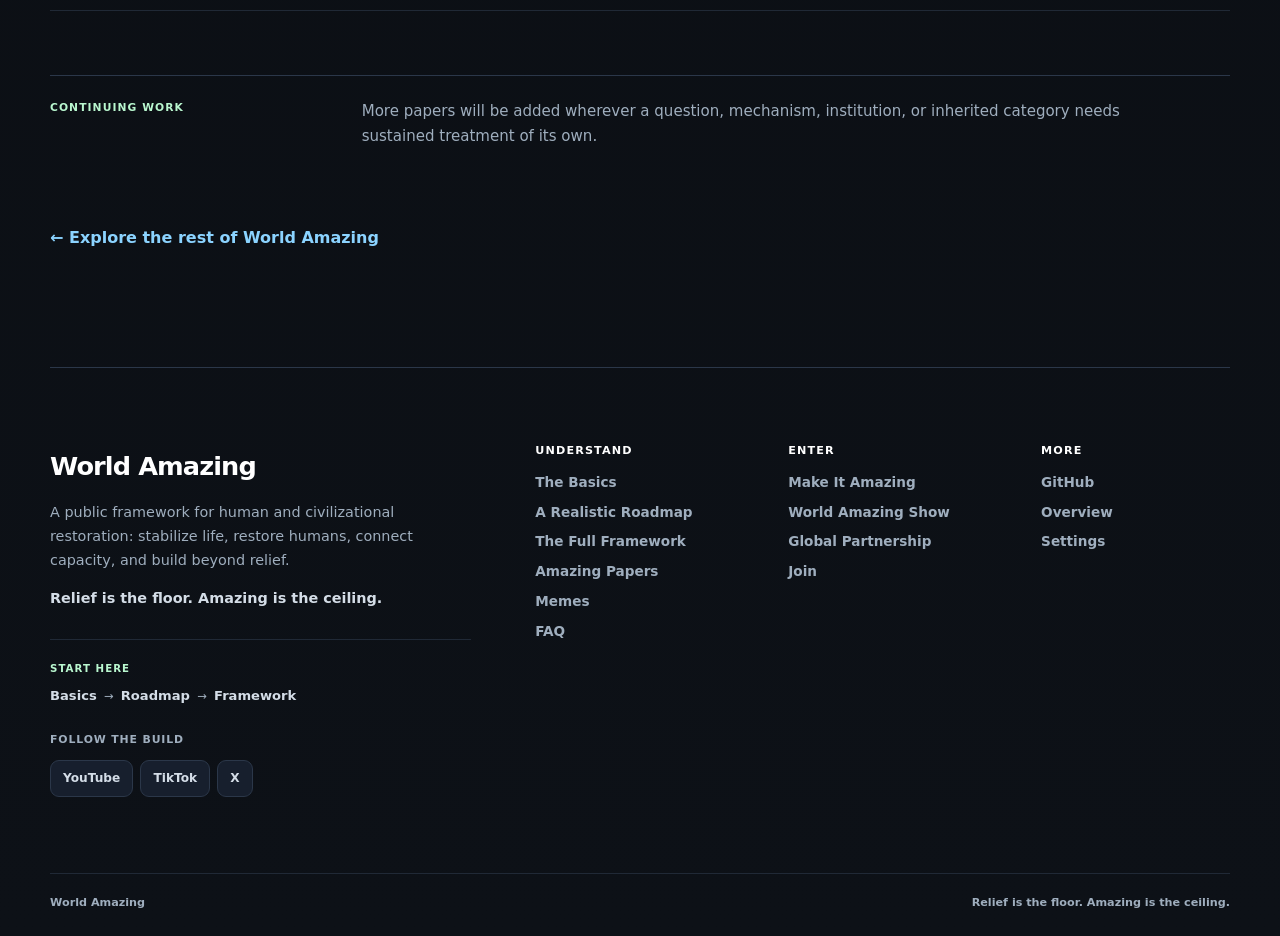
<file: docs/papers.html>
<!doctype html>
<html lang="en">

<head>
    <meta charset="utf-8">
    <meta name="viewport" content="width=device-width, initial-scale=1">
    <meta name="color-scheme" content="dark only">
    <meta name="darkreader-lock">
    <meta name="description"
        content="The Amazing Papers: focused World Amazing investigations into questions that deserve sustained treatment of their own.">

    <title>The Amazing Papers — World Amazing</title>

    <link rel="stylesheet" href="assets/main.css">
    <link rel="stylesheet" href="assets/global-nav.css" />
    <link rel="stylesheet" href="assets/footer.css" />

    <style>
        /* =========================================================
           AMAZING PAPERS
           ========================================================= */

        .papers-page {
            padding:
                clamp(4rem, 7vw, 6.5rem) 0 clamp(5rem, 9vw, 8rem);
        }


        /* =========================================================
        HERO
        ========================================================= */

        .papers-hero {
            position: relative;

            display: grid;
            grid-template-columns:
                minmax(0, 1.25fr) minmax(260px, 0.75fr);

            gap: clamp(2rem, 6vw, 6rem);
            align-items: end;

            padding:
                clamp(2rem, 5vw, 4rem);

            border: 1px solid var(--line);
            border-radius: clamp(22px, 3vw, 34px);

            overflow: hidden;

            background:
                radial-gradient(circle at 8% 0%,
                    rgba(139, 211, 255, 0.1),
                    transparent 28rem),
                linear-gradient(145deg,
                    var(--surface-2),
                    var(--surface));
        }


        .papers-hero::after {
            content: "PAPERS";

            position: absolute;
            right: -0.04em;
            bottom: -0.22em;

            color: rgba(255, 255, 255, 0.023);

            font-size: clamp(6rem, 19vw, 16rem);
            font-weight: 950;
            line-height: 0.8;
            letter-spacing: -0.08em;

            pointer-events: none;
        }


        .papers-hero__main,
        .papers-hero__method {
            position: relative;
            z-index: 1;
        }


        .papers-hero h1 {
            max-width: 900px;

            margin-top: 0.55rem;

            font-size: clamp(3.4rem, 8vw, 7rem);
            line-height: 0.86;
            letter-spacing: -0.065em;
        }


        .papers-hero__lead {
            max-width: 780px;

            margin-top: 1.4rem;

            color: var(--soft);

            font-size: clamp(1.08rem, 1.9vw, 1.36rem);
            line-height: 1.65;
        }


        .papers-hero__method {
            padding-left: clamp(1.25rem, 3vw, 2rem);

            border-left: 1px solid var(--line-soft);
        }


        .papers-hero__method>span {
            display: block;

            color: var(--blue);

            font-size: 0.67rem;
            font-weight: 900;
            letter-spacing: 0.11em;
            text-transform: uppercase;
        }


        .papers-hero__method>strong {
            display: block;

            margin-top: 0.7rem;

            color: var(--white);

            font-size: clamp(1.25rem, 2.3vw, 1.7rem);
            line-height: 1.35;
        }


        .papers-hero__method>p {
            margin-top: 0.9rem;

            color: var(--muted);

            font-size: 0.91rem;
            line-height: 1.65;
        }


        /* =========================================================
        LIBRARY
        ========================================================= */

        .papers-library {
            margin-top: clamp(3.5rem, 7vw, 6rem);
        }


        .papers-library__head {
            display: flex;
            justify-content: space-between;
            gap: 2rem;
            align-items: baseline;

            padding-bottom: 1rem;

            border-bottom: 1px solid var(--line);
        }


        .papers-library__head h2 {
            margin: 0;

            font-size: clamp(1.7rem, 3vw, 2.5rem);
            line-height: 1;
            letter-spacing: -0.04em;
        }


        .papers-library__head>span {
            color: var(--muted);

            font-size: 0.67rem;
            font-weight: 900;
            letter-spacing: 0.1em;
            text-transform: uppercase;
        }


        /* =========================================================
        PAPER INDEX
        ========================================================= */

        .paper-list {
            display: grid;
        }


        .paper-row {
            display: grid;
            grid-template-columns:
                58px minmax(0, 1fr) 120px;

            gap: clamp(1rem, 3vw, 2.5rem);
            align-items: center;

            min-width: 0;

            padding:
                clamp(1.5rem, 3vw, 2.25rem) 0;

            border-bottom: 1px solid var(--line-soft);

            color: inherit;

            text-decoration: none;

            transition:
                padding-left 160ms ease,
                padding-right 160ms ease,
                background 160ms ease;
        }


        .paper-row:hover,
        .paper-row:focus-visible {
            padding-left: 1rem;
            padding-right: 1rem;

            background:
                linear-gradient(90deg,
                    rgba(139, 211, 255, 0.045),
                    rgba(139, 211, 255, 0.012) 55%,
                    transparent);
        }


        .paper-row__number {
            align-self: start;

            padding-top: 0.2rem;

            color: rgba(139, 211, 255, 0.48);

            font-family:
                ui-monospace,
                SFMono-Regular,
                Menlo,
                monospace;

            font-size: 0.72rem;
            font-weight: 900;
            letter-spacing: 0.08em;
        }


        .paper-row__main {
            max-width: 920px;
        }


        .paper-row__main h3 {
            margin: 0;

            color: var(--white);

            font-size: clamp(1.2rem, 2.5vw, 1.75rem);
            line-height: 1.24;
            letter-spacing: -0.025em;
        }


        .paper-row__main p {
            max-width: 780px;

            margin-top: 0.7rem;

            color: var(--muted);

            font-size: 0.92rem;
            line-height: 1.65;
        }


        .paper-row__action {
            display: flex;
            justify-content: flex-end;
            gap: 0.65rem;
            align-items: center;

            color: var(--blue);

            font-size: 0.73rem;
            font-weight: 900;
            letter-spacing: 0.04em;
            white-space: nowrap;
        }


        .paper-row__action strong {
            font-size: 1rem;

            transition:
                transform 160ms ease,
                color 160ms ease;
        }


        .paper-row:hover .paper-row__action strong,
        .paper-row:focus-visible .paper-row__action strong {
            color: var(--green);

            transform: translate(2px, -2px);
        }


        /* =========================================================
        CONTINUING FIELD
        ========================================================= */

        .papers-continuing {
            display: grid;
            grid-template-columns:
                minmax(140px, 0.3fr) minmax(0, 1fr);

            gap: clamp(1.5rem, 4vw, 4rem);

            margin-top: clamp(2.5rem, 5vw, 4rem);
            padding-top: 1.4rem;

            border-top: 1px solid var(--line);
        }


        .papers-continuing__label {
            color: var(--green);

            font-size: 0.67rem;
            font-weight: 900;
            letter-spacing: 0.1em;
            text-transform: uppercase;
        }


        .papers-continuing p {
            max-width: 760px;

            margin: 0;

            color: var(--muted);

            font-size: 0.94rem;
            line-height: 1.65;
        }


        /* =========================================================
        RETURN
        ========================================================= */

        .papers-return {
            margin-top: clamp(3rem, 6vw, 5rem);
        }


        .papers-return a {
            color: var(--blue);

            font-weight: 850;
            text-decoration: none;
        }


        .papers-return a:hover,
        .papers-return a:focus {
            color: var(--white);
        }


        /* =========================================================
        RESPONSIVE
        ========================================================= */

        @media (max-width: 900px) {

            .papers-hero {
                grid-template-columns: 1fr;
            }

            .papers-hero__method {
                max-width: 760px;

                padding-top: 1.4rem;
                padding-left: 0;

                border-top: 1px solid var(--line-soft);
                border-left: 0;
            }

        }


        @media (max-width: 700px) {

            .paper-row {
                grid-template-columns:
                    42px minmax(0, 1fr);

                gap: 0.9rem;
            }

            .paper-row__action {
                grid-column: 2;

                justify-content: flex-start;

                margin-top: 0.35rem;
            }

            .paper-row:hover,
            .paper-row:focus-visible {
                padding-left: 0.6rem;
                padding-right: 0.6rem;
            }

            .papers-continuing {
                grid-template-columns: 1fr;

                gap: 0.65rem;
            }

        }


        @media (max-width: 520px) {

            .papers-page {
                padding-top: 3rem;
            }

            .papers-hero {
                padding: 1.5rem;
            }

            .papers-library__head {
                display: block;
            }

            .papers-library__head>span {
                display: block;

                margin-top: 0.65rem;
            }

            .paper-row {
                grid-template-columns: 1fr;

                padding:
                    1.4rem 0;
            }

            .paper-row__number {
                padding: 0;
            }

            .paper-row__action {
                grid-column: auto;
            }

        }
    </style>
</head>


<body>

    <!-- =======================================================
       TOPBAR
       ======================================================= -->

    <header class="site-header topbar-wrap">
  
    <div class="shell topbar">
  
      <a class="brand" href="index.html#top">
        <span class="brand__full">World Amazing</span>
        <span class="brand__short">WA</span>
        <span class="brand__tagline">— the whole plan, clearly explained</span>
      </a>
  
  
      <!-- DESKTOP NAV -->
  
      <nav class="nav" aria-label="Primary navigation">
  
        <div class="nav__docs">
          <a href="basics.html">Basics</a>
          <a href="roadmap.html">Roadmap</a>
          <a href="framework.html">Framework</a>
        </div>
  
  
        <div class="nav__explore">
          <a href="papers.html" aria-current="page">Papers</a>
          <a href="memes.html">Memes</a>
          <a href="faq.html">FAQ</a>
        </div>
  
  
        <div class="nav__actions">
  
          <a href="https://makeitamazing.org/" target="_blank" rel="noopener">
            Make It Amazing
            <span class="nav__external" aria-hidden="true">↗</span>
          </a>
  
          <a href="https://worldamazing.org/show/" target="_blank" rel="noopener">
            Show
            <span class="nav__external" aria-hidden="true">↗</span>
          </a>
  
          <a class="nav__join" href="index.html#join">
            Join
          </a>
  
        </div>
  
      </nav>
  
  
      <!-- MOBILE ACTIONS -->
  
      <div class="nav__mobile-actions">
  
        <a class="nav__join" href="index.html#join">
          Join
        </a>
  
        <button class="nav__menu-button" type="button" aria-expanded="false" aria-controls="mobile-navigation">
          <span>More</span>
          <span class="nav__menu-chevron" aria-hidden="true"></span>
        </button>
  
      </div>
  
    </div>
  
  
    <!-- MOBILE MENU -->
  
    <nav class="nav-mobile" id="mobile-navigation" aria-label="Mobile navigation" hidden>
  
      <div class="shell nav-mobile__inner">
        <div class="nav-mobile__group">
        
          <span class="nav-mobile__label">
            Start here
          </span>
        
          <a href="basics.html">Basics</a>
          <a href="roadmap.html">Roadmap</a>
          <a href="framework.html">Framework</a>
        
        </div>
        
        
        <div class="nav-mobile__group">
        
          <span class="nav-mobile__label">
            Explore
          </span>
        
          <a href="papers.html">Papers</a>
          <a href="memes.html">Memes</a>
          <a href="faq.html">FAQ</a>
        
        </div>
        
        
        <div class="nav-mobile__group nav-mobile__group--enter">
        
          <span class="nav-mobile__label">
            Enter
          </span>
        
          <a href="https://makeitamazing.org/" target="_blank" rel="noopener">
            Make It Amazing ↗
          </a>
        
          <a href="https://worldamazing.org/show/" target="_blank" rel="noopener">
            Show ↗
          </a>
        
          <a href="index.html#join">
            Join
          </a>
        
        </div>
  
        
  
      </div>
  
    </nav>
  
  </header>


    <main id="top">

        <div class="shell">

            <div class="papers-page">
            
            
                <!-- =======================================================
                   HERO
                   ======================================================= -->
            
                <header class="papers-hero">
            
                    <div class="papers-hero__main">
            
                        <p class="eyebrow">
                            Focused work
                        </p>
            
                        <h1>
                            The Amazing Papers
                        </h1>
            
                        <p class="papers-hero__lead">
                            Some questions need room.
                            The papers take one part of the larger World Amazing framework,
                            reconstruct the thing underneath the inherited framing,
                            and follow the question further.
                        </p>
            
                    </div>
            
            
                    <div class="papers-hero__method">
            
                        <span>
                            The method
                        </span>
            
                        <strong>
                            Do not inherit the category.
                            Reconstruct the thing.
                        </strong>
            
                        <p>
                            The framework connects the system.
                            A paper slows one question down long enough
                            to inspect its assumptions, causation,
                            implications, and possible alternatives.
                        </p>
            
                    </div>
            
                </header>
            
            
                <!-- =======================================================
                   PAPERS
                   ======================================================= -->
            
                <section class="papers-library">
            
                    <div class="papers-library__head">
            
                        <h2>
                            The papers
                        </h2>
            
                        <span>
                            04 current papers
                        </span>
            
                    </div>
            
            
                    <div class="paper-list">
            
            
                        <!-- 01 -->
            
                        <a class="paper-row"
                            href="https://github.com/worldamazing/plan/blob/main/docs/amazing-papers/on-human-flourishing.md"
                            target="_blank" rel="noopener">
            
                            <span class="paper-row__number">
                                01
                            </span>
            
            
                            <div class="paper-row__main">
            
                                <h3>
                                    How the World Amazing Plan Creates the Conditions
                                    for Human Flourishing Worldwide
                                </h3>
            
                                <p>
                                    What conditions allow human life to flourish,
                                    and what changes when civilization is organized
                                    around creating those conditions rather than repeatedly
                                    managing the damage produced when they are absent?
                                </p>
            
                            </div>
            
            
                            <div class="paper-row__action">
            
                                <span>
                                    Read paper
                                </span>
            
                                <strong aria-hidden="true">
                                    ↗
                                </strong>
            
                            </div>
            
                        </a>
            
            
                        <!-- 02 -->
            
                        <a class="paper-row" href="https://github.com/worldamazing/plan/blob/main/docs/amazing-papers/on-relief.md"
                            target="_blank" rel="noopener">
            
                            <span class="paper-row__number">
                                02
                            </span>
            
            
                            <div class="paper-row__main">
            
                                <h3>
                                    On Relief
                                </h3>
            
                                <p>
                                    What changes when chronic survival pressure
                                    stops being treated as the ordinary operating condition
                                    of human life—and why relief is the floor,
                                    rather than the ceiling.
                                </p>
            
                            </div>
            
            
                            <div class="paper-row__action">
            
                                <span>
                                    Read paper
                                </span>
            
                                <strong aria-hidden="true">
                                    ↗
                                </strong>
            
                            </div>
            
                        </a>
            
            
                        <!-- 03 -->
            
                        <a class="paper-row"
                            href="https://github.com/worldamazing/plan/blob/main/docs/amazing-papers/on-childhood.md"
                            target="_blank" rel="noopener">
            
                            <span class="paper-row__number">
                                03
                            </span>
            
            
                            <div class="paper-row__main">
            
                                <h3>
                                    On Childhood
                                </h3>
            
                                <p>
                                    How civilization enters the developing human
                                    through relationship, safety, fear, authority,
                                    belonging, pressure, and repeated experience—and how
                                    those humans later participate in reproducing the world.
                                </p>
            
                            </div>
            
            
                            <div class="paper-row__action">
            
                                <span>
                                    Read paper
                                </span>
            
                                <strong aria-hidden="true">
                                    ↗
                                </strong>
            
                            </div>
            
                        </a>
            
            
                        <!-- 04 -->
            
                        <a class="paper-row" href="https://github.com/worldamazing/plan/blob/main/docs/amazing-papers/on-land.md"
                            target="_blank" rel="noopener">
            
                            <span class="paper-row__number">
                                04
                            </span>
            
            
                            <div class="paper-row__main">
            
                                <h3>
                                    On Land
                                </h3>
            
                                <p>
                                    Land before property, territory, jurisdiction,
                                    border, asset, or nation:
                                    ownership, movement, stewardship, belonging,
                                    and the structures humans have built on physical Earth.
                                </p>
            
                            </div>
            
            
                            <div class="paper-row__action">
            
                                <span>
                                    Read paper
                                </span>
            
                                <strong aria-hidden="true">
                                    ↗
                                </strong>
            
                            </div>
            
                        </a>
            
            
                    </div>
            
                </section>
            
            
                <!-- =======================================================
                   CONTINUING FIELD
                   ======================================================= -->
            
                <div class="papers-continuing">
            
                    <span class="papers-continuing__label">
                        Continuing work
                    </span>
            
                    <p>
                        More papers will be added wherever a question,
                        mechanism, institution, or inherited category
                        needs sustained treatment of its own.
                    </p>
            
                </div>
            
            
                <div class="papers-return">
            
                    <a href="index.html#enter-the-work">
                        ← Explore the rest of World Amazing
                    </a>
            
                </div>
            
            </div>

            <footer class="site-footer">
      
        <div class="footer-grid">
      
      
          <!-- ===================================================
                   WORLD AMAZING
                   =================================================== -->
      
          <div class="footer-brand">
      
            <a class="footer-brand__name" href="index.html">
              World Amazing
            </a>
      
            <p>
              A public framework for human and civilizational restoration:
              stabilize life, restore humans, connect capacity,
              and build beyond relief.
            </p>
      
            <p class="footer-brand__line">
              Relief is the floor. Amazing is the ceiling.
            </p>
      
      
            <div class="footer-path">
      
              <span>
                Start here
              </span>
      
              <div class="footer-path__links">
      
                <a href="basics.html">
                  Basics
                </a>
      
                <span aria-hidden="true">
                  →
                </span>
      
                <a href="roadmap.html">
                  Roadmap
                </a>
      
                <span aria-hidden="true">
                  →
                </span>
      
                <a href="framework.html">
                  Framework
                </a>
      
              </div>
      
            </div>

            <div class="footer-social">
            
                <span>Follow the build</span>
            
                <div class="wa-social-links">
                    <a href="https://www.youtube.com/@worldamazinghq" target="_blank" rel="noopener">YouTube</a>
                    <a href="https://www.tiktok.com/@worldamazinghq" target="_blank" rel="noopener">TikTok</a>
                    <a href="https://x.com/worldamazinghq" target="_blank" rel="noopener">X</a>
                </div>
            
            </div>
      
          </div>
      
      
          <!-- ===================================================
                   UNDERSTAND
                   =================================================== -->
      
          <div class="footer-group">
      
            <h4>
              Understand
            </h4>
      
            <div class="footer-links">
      
              <a href="basics.html">
                The Basics
              </a>
      
              <a href="roadmap.html">
                A Realistic Roadmap
              </a>
      
              <a href="framework.html">
                The Full Framework
              </a>
      
              <a href="papers.html">
                Amazing Papers
              </a>
      
              <a href="memes.html">
                Memes
              </a>
      
              <a href="faq.html">
                FAQ
              </a>
      
            </div>
      
          </div>
      
      
          <!-- ===================================================
                   ENTER
                   =================================================== -->
      
          <div class="footer-group">
      
            <h4>
              Enter
            </h4>
      
            <div class="footer-links">
      
              <a href="https://makeitamazing.org/" target="_blank" rel="noopener">
                Make It Amazing
              </a>
      
              <a href="https://worldamazing.org/show/" target="_blank" rel="noopener">
                World Amazing Show
              </a>
      
              <a href="https://whomanatee.org/" target="_blank" rel="noopener">
                Global Partnership
              </a>
      
              <a href="index.html#join">
                Join
              </a>
      
            </div>
      
          </div>
      
      
          <!-- ===================================================
                   MORE
                   =================================================== -->
      
          <div class="footer-group">
      
            <h4>
              More
            </h4>
      
            <div class="footer-links">
      
              <a href="https://github.com/worldamazing/plan" target="_blank" rel="noopener">
                GitHub
              </a>
      
              <a href="https://github.com/worldamazing/plan/blob/main/docs/overview.md" target="_blank" rel="noopener">
                Overview
              </a>
      
              <a href="settings.html">
                Settings
              </a>
      
            </div>
      
          </div>
      
      
        </div>
      
      
        <!-- =======================================================
               BOTTOM
               ======================================================= -->
      
        <div class="footer-bottom">
      
          <span>
            World Amazing
          </span>
      
          <span>
            Relief is the floor. Amazing is the ceiling.
          </span>
      
        </div>
      
      </footer>
        </div>

    </main>


    <script src="assets/topbar.js"></script>
    <script src="assets/site-settings.js"></script>
</body>

</html>
</file>
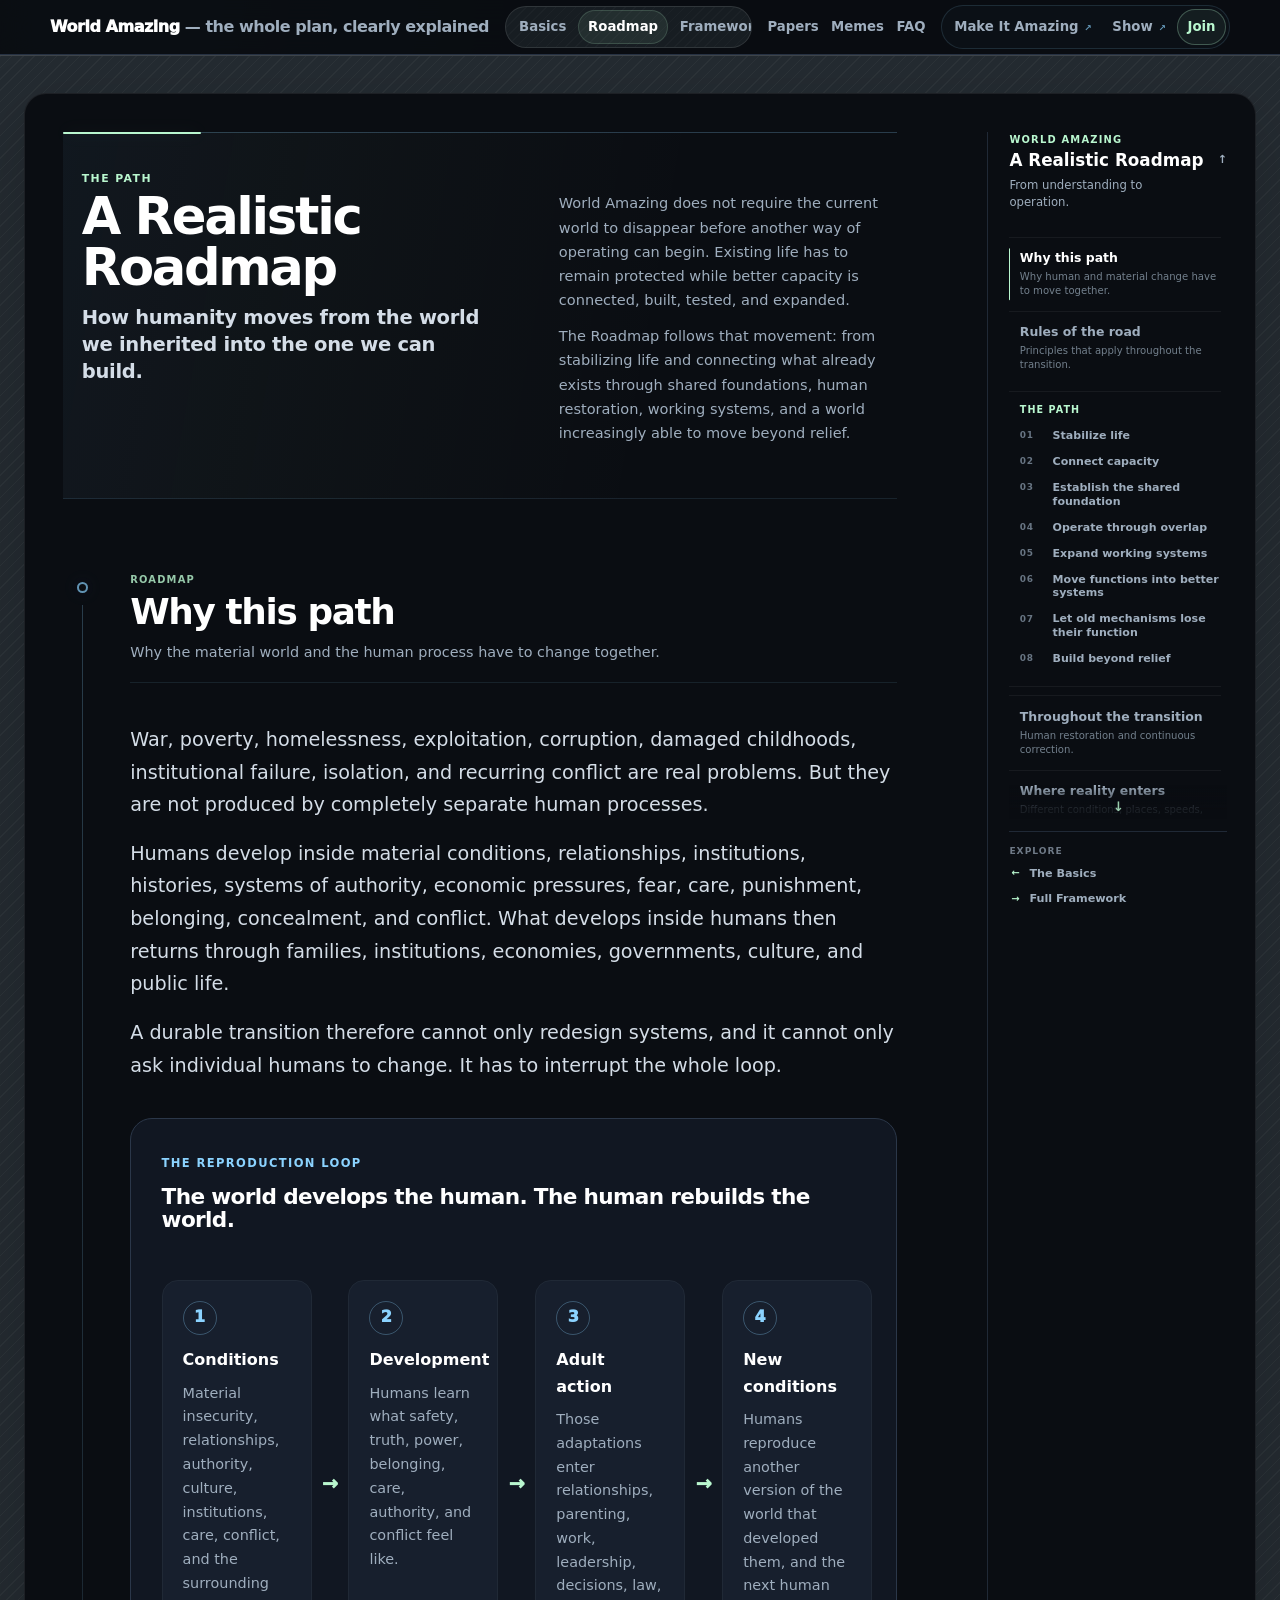
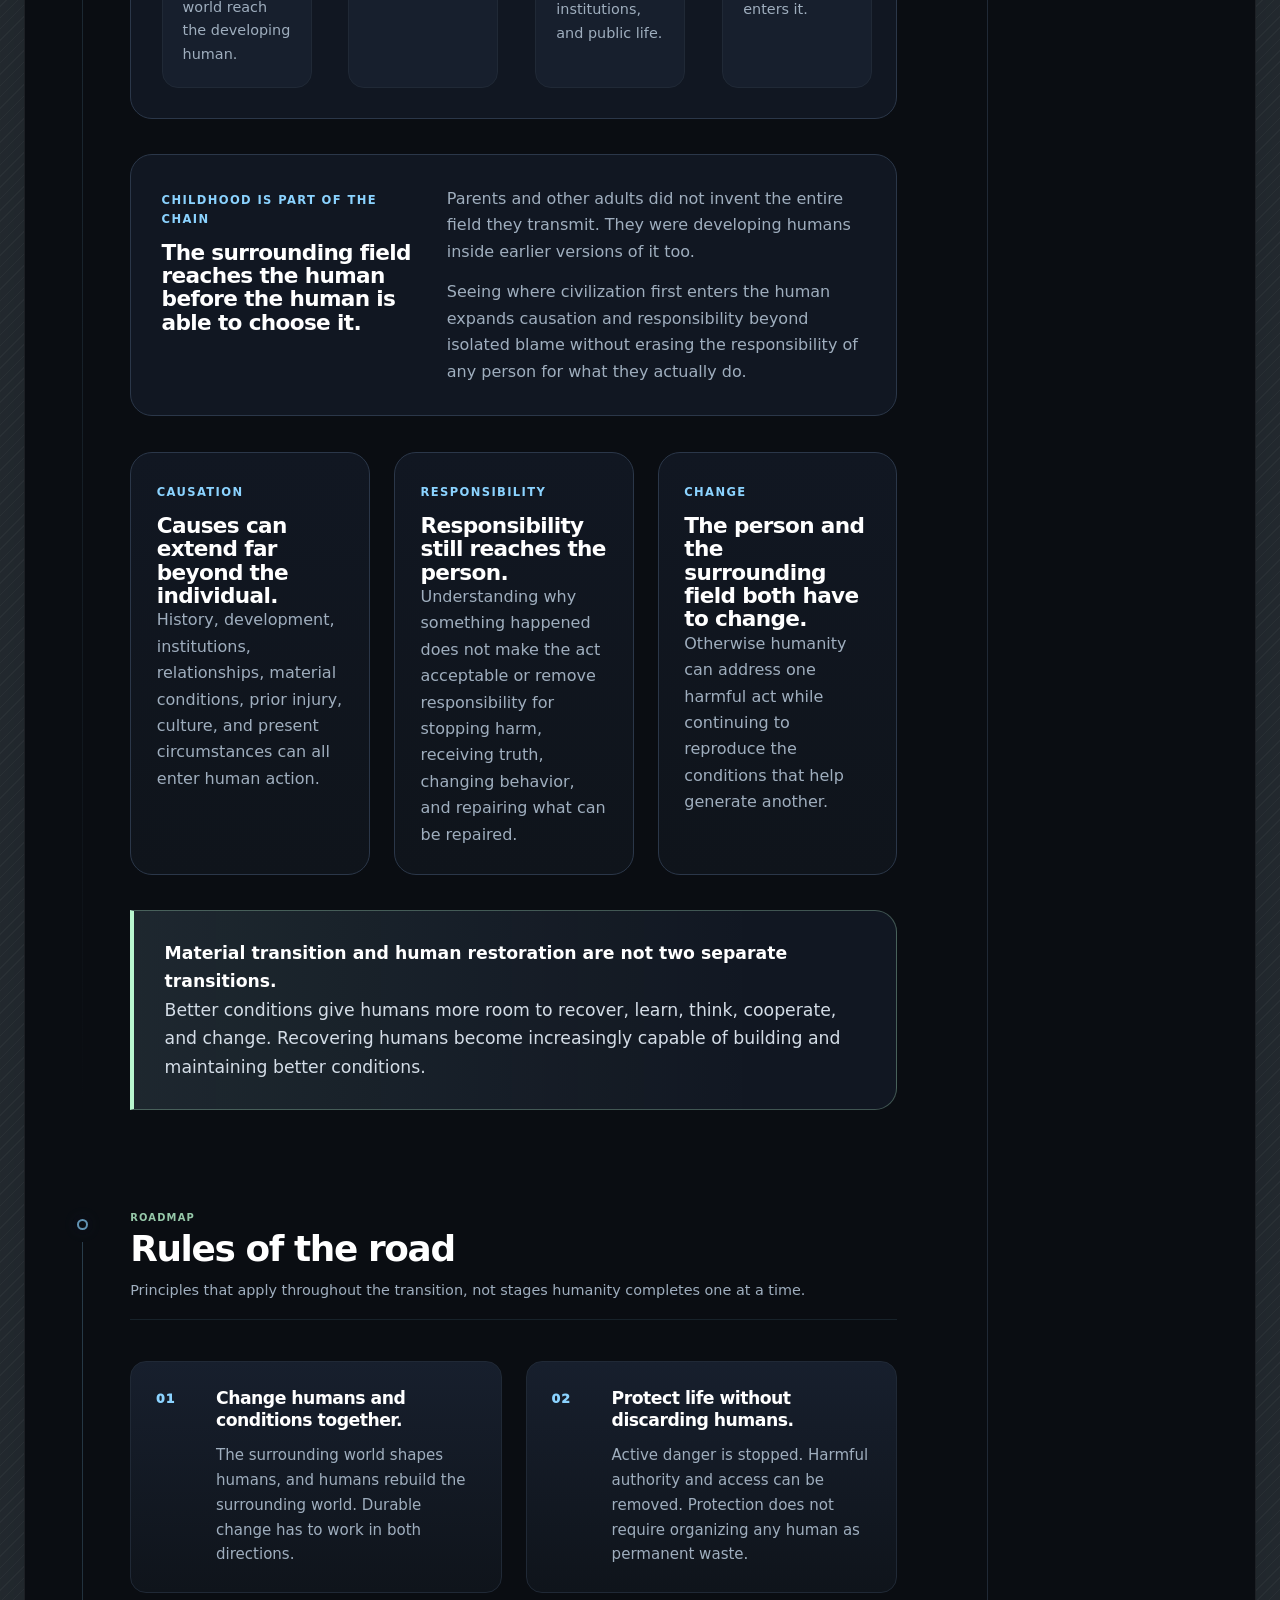
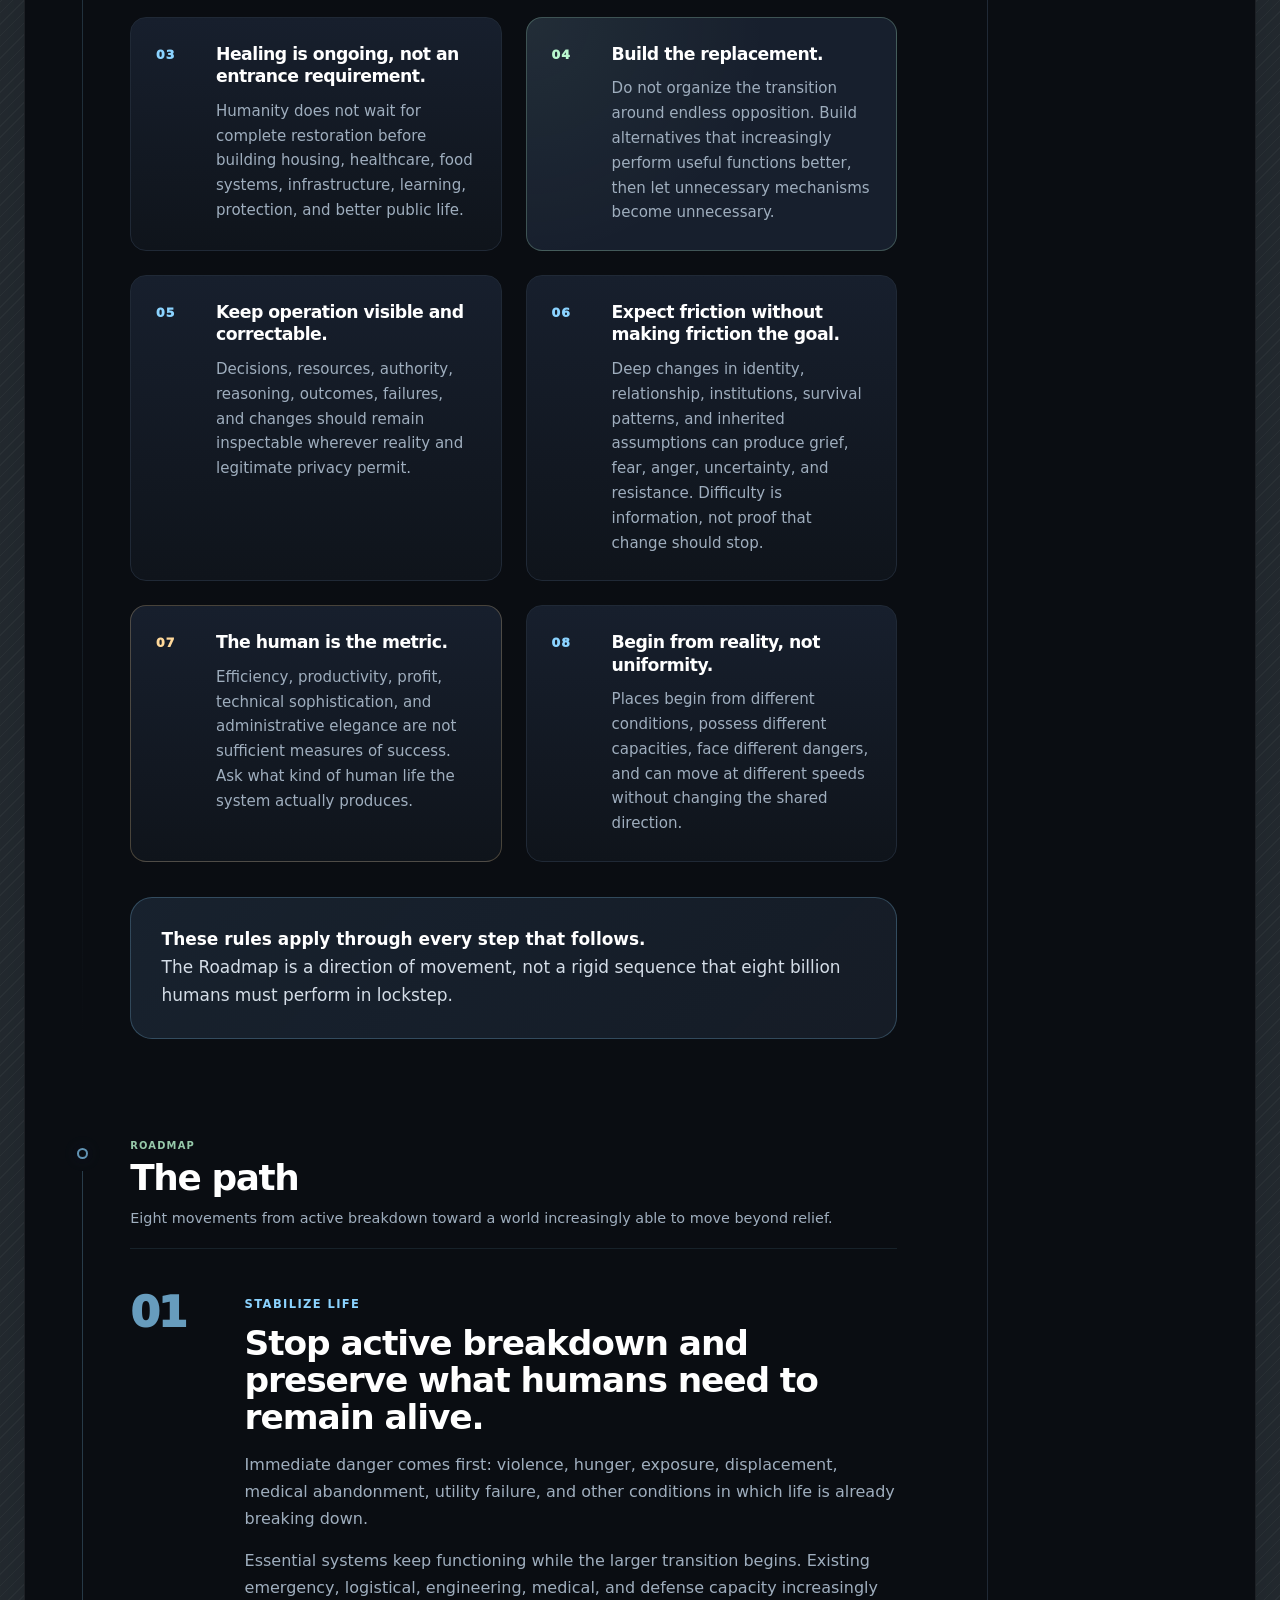
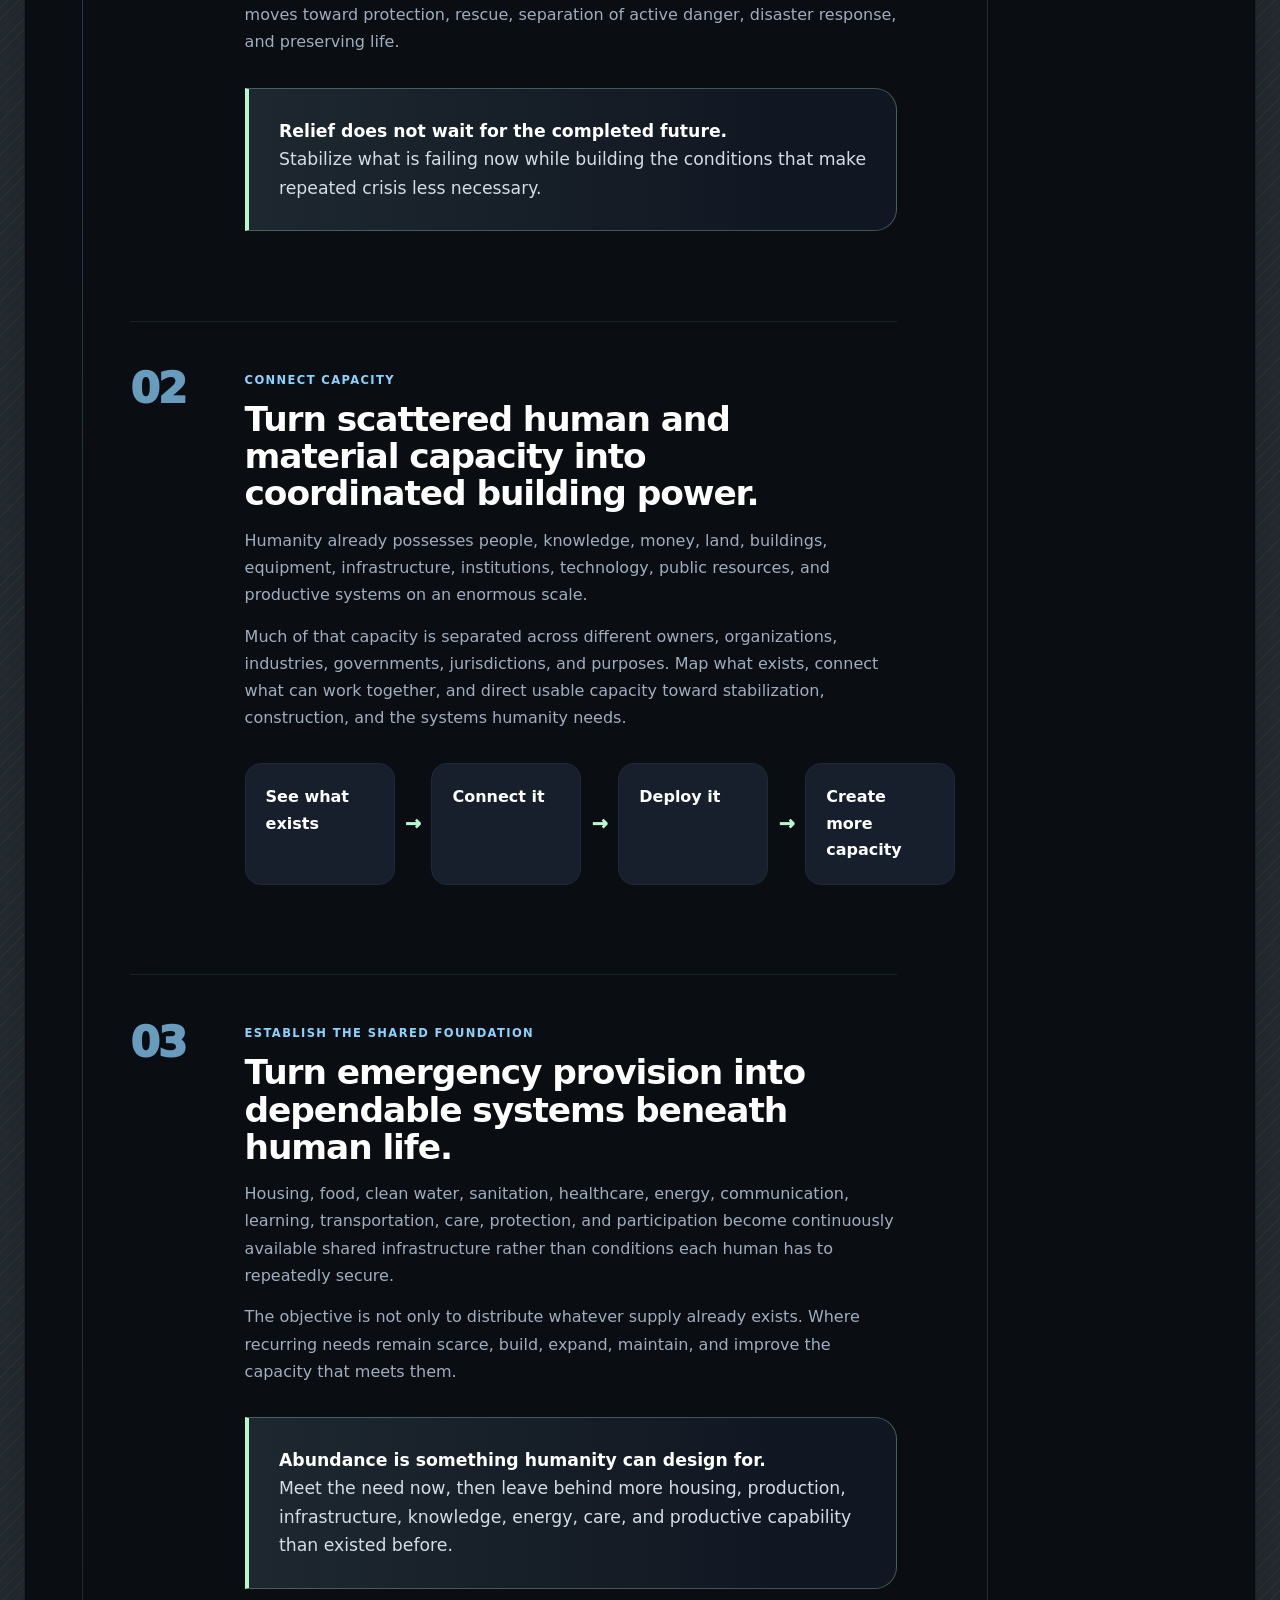
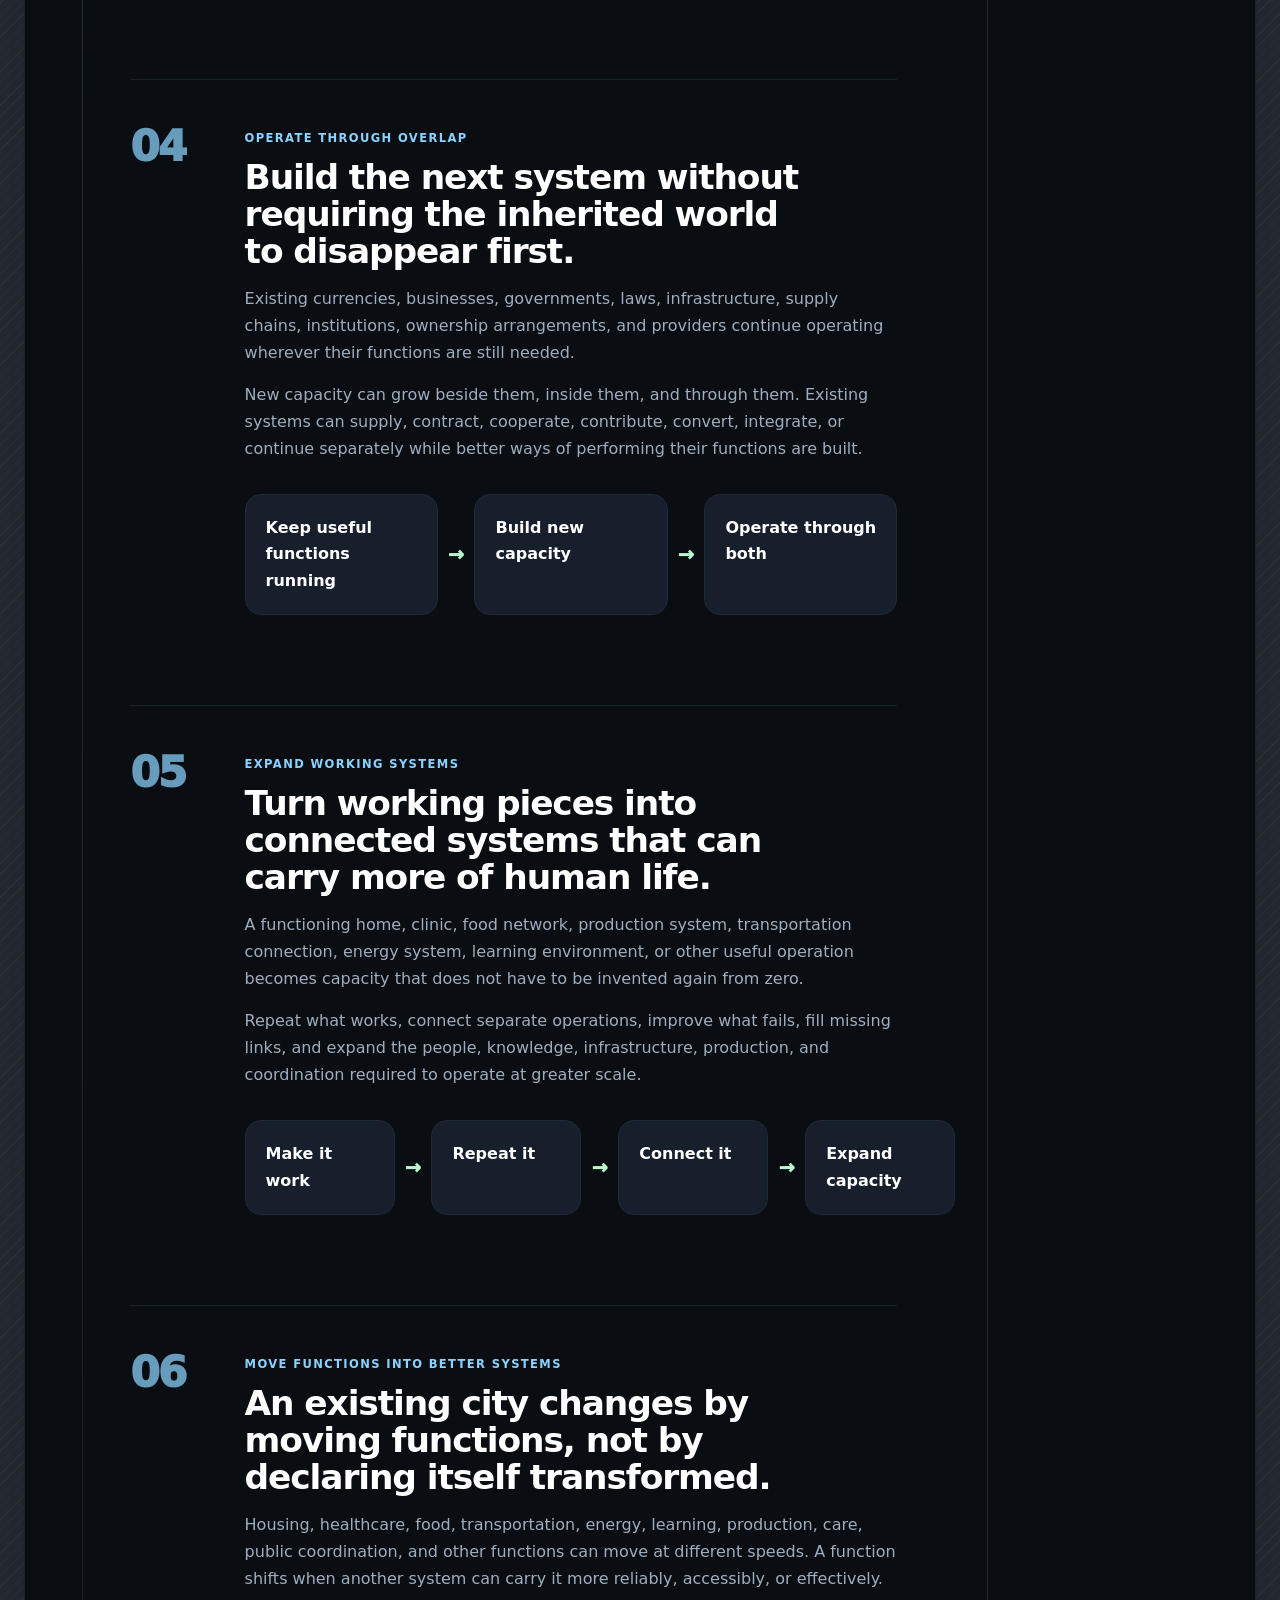
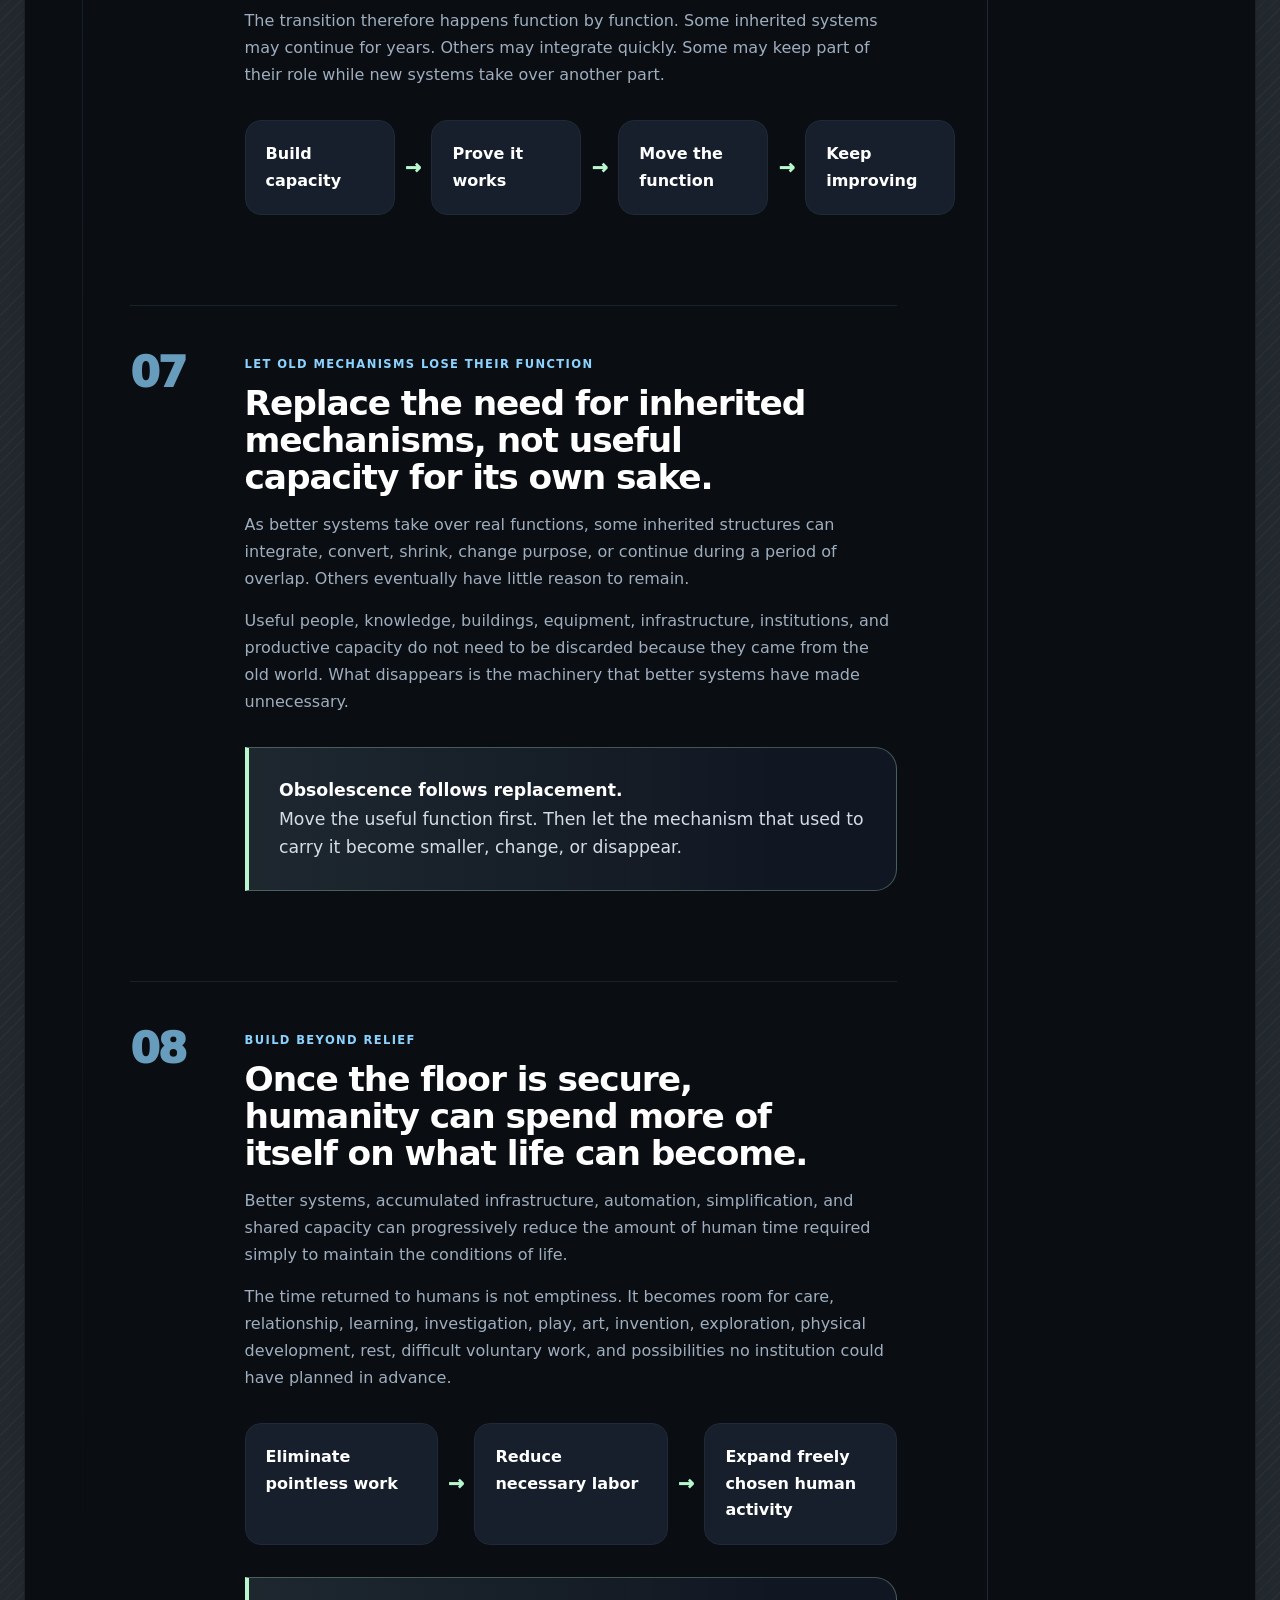
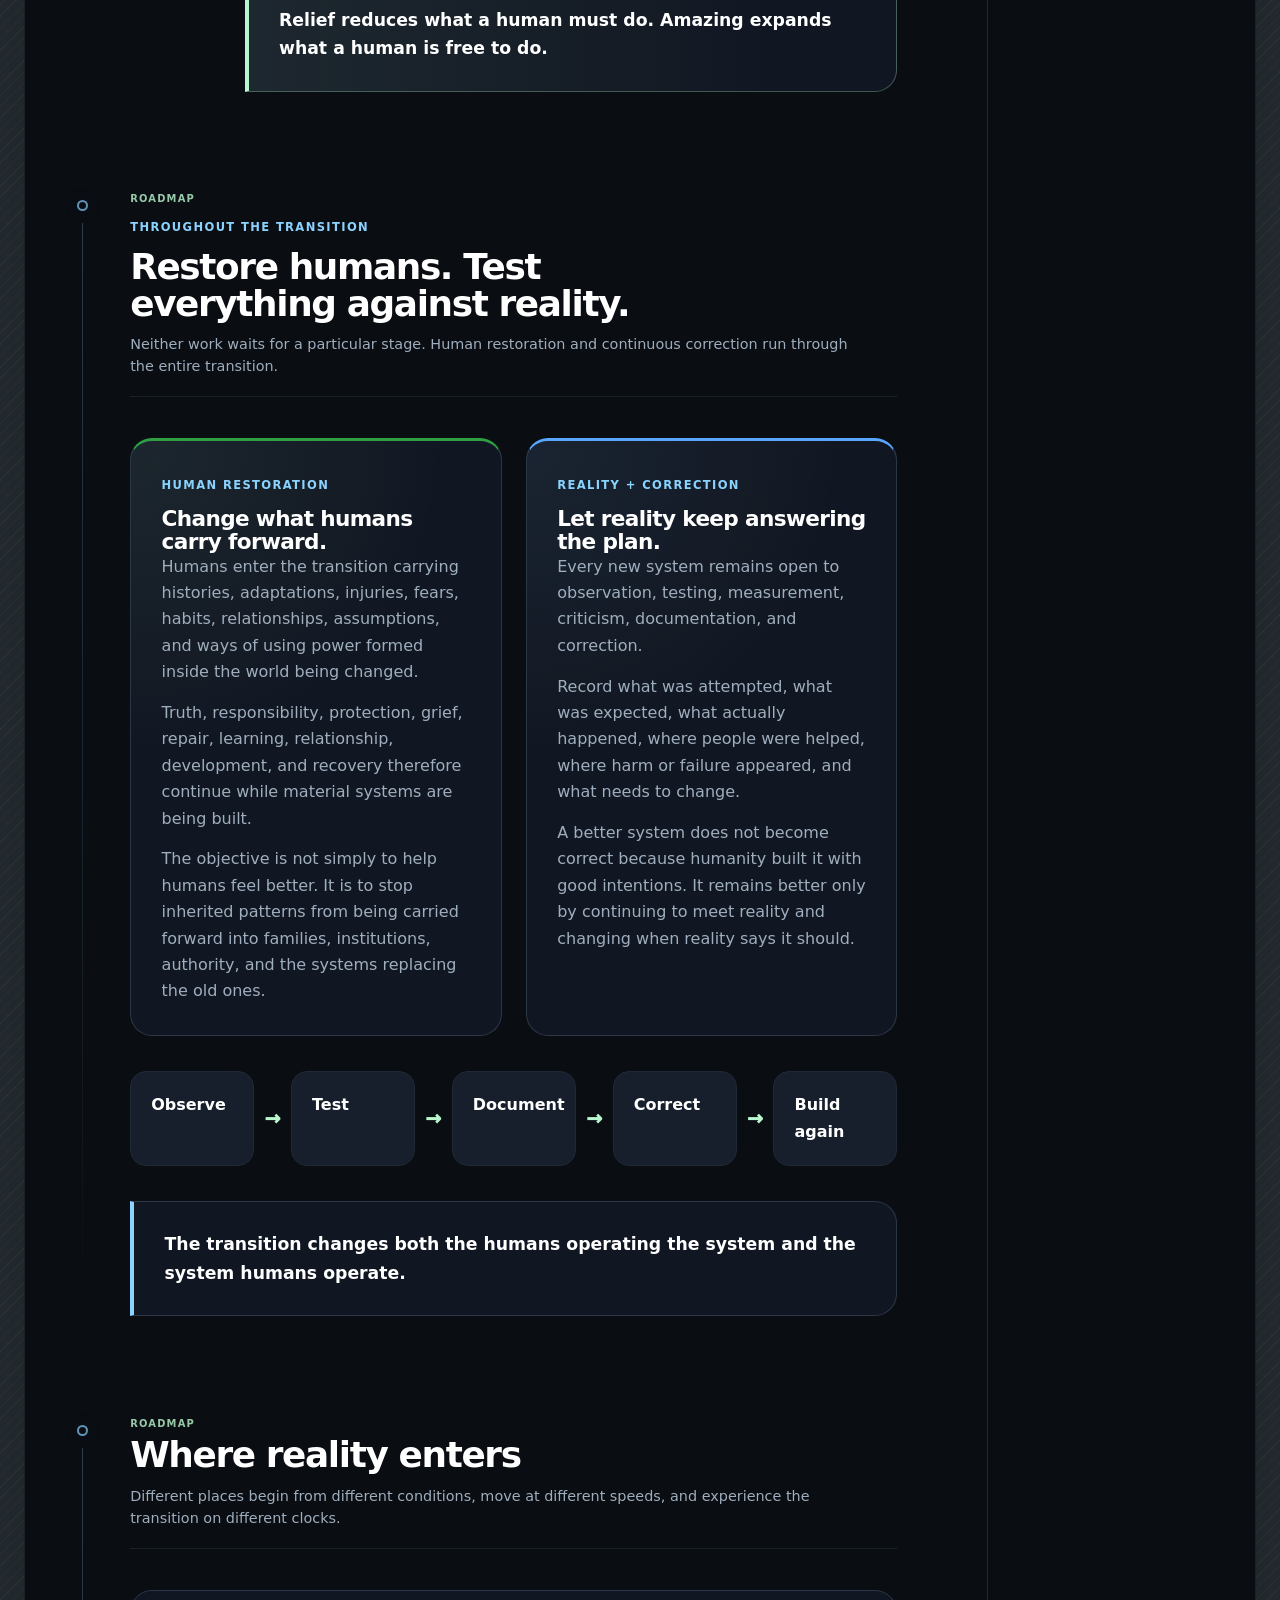
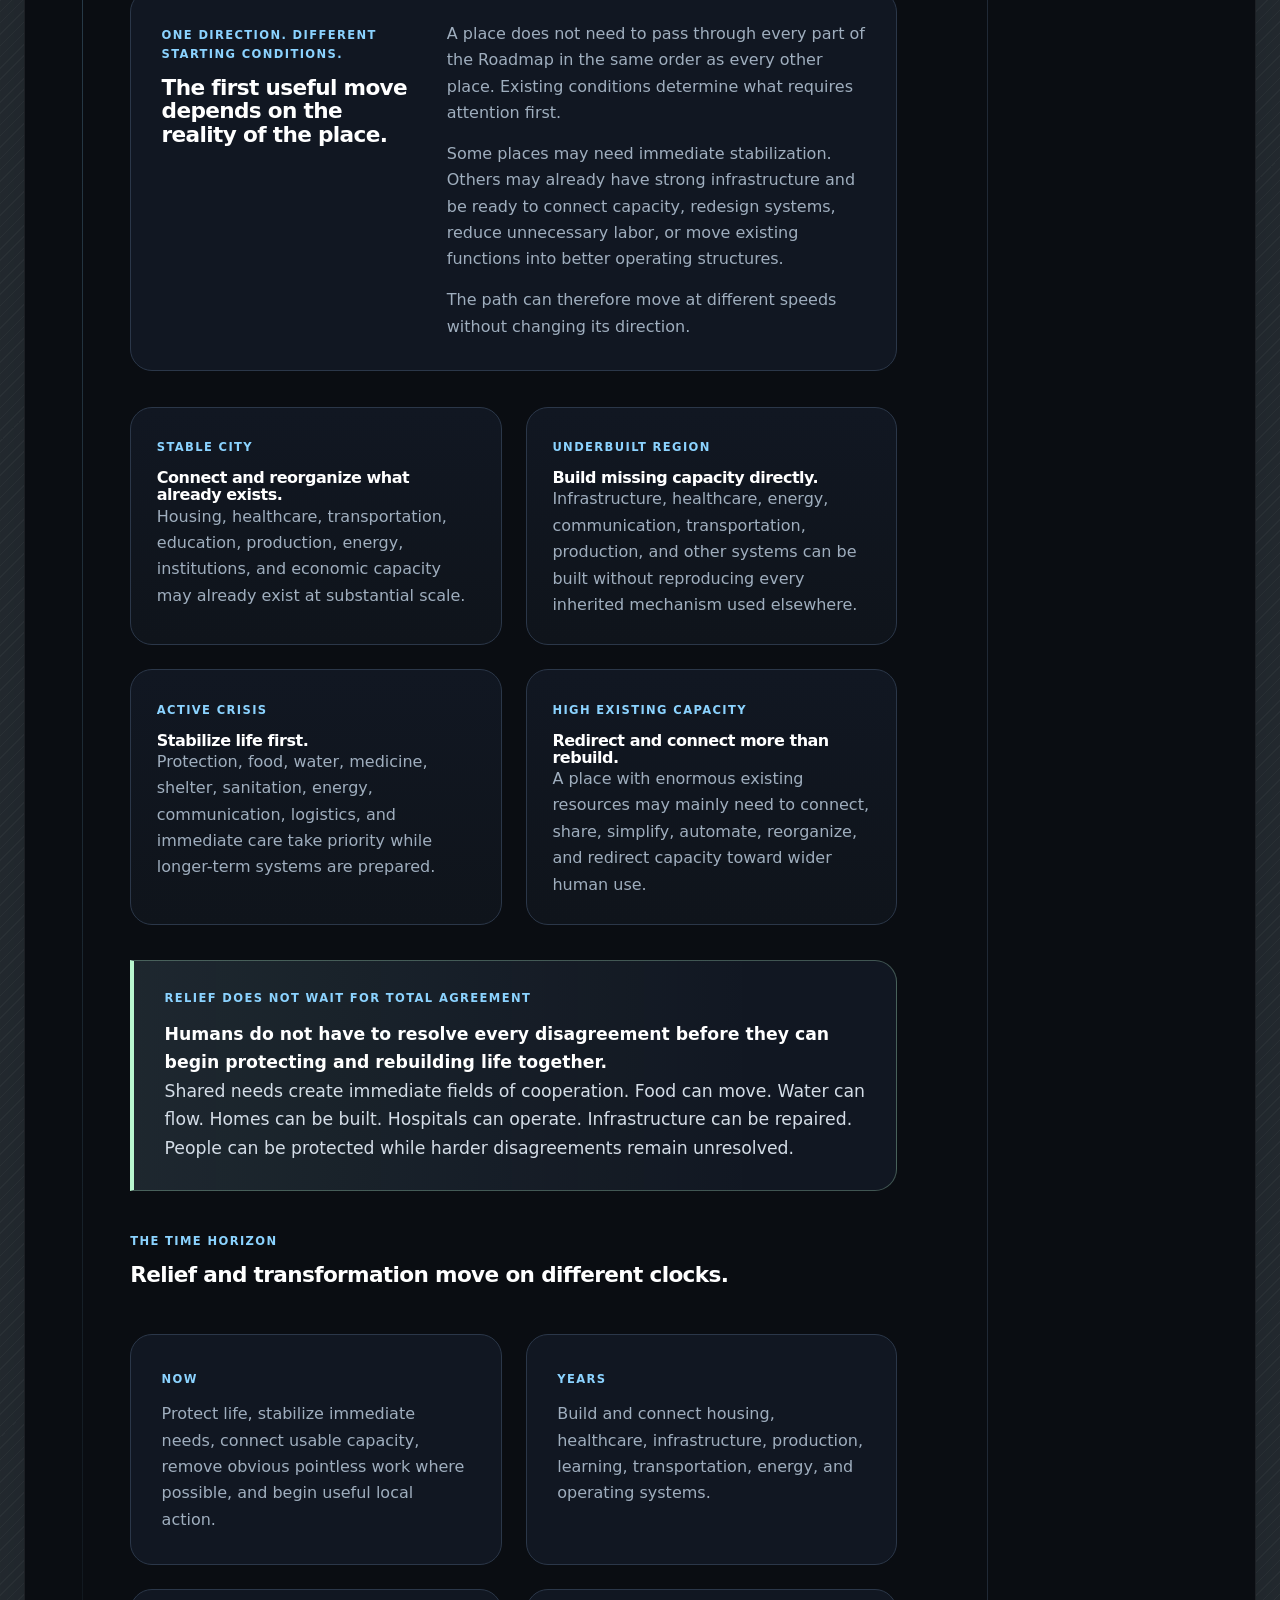
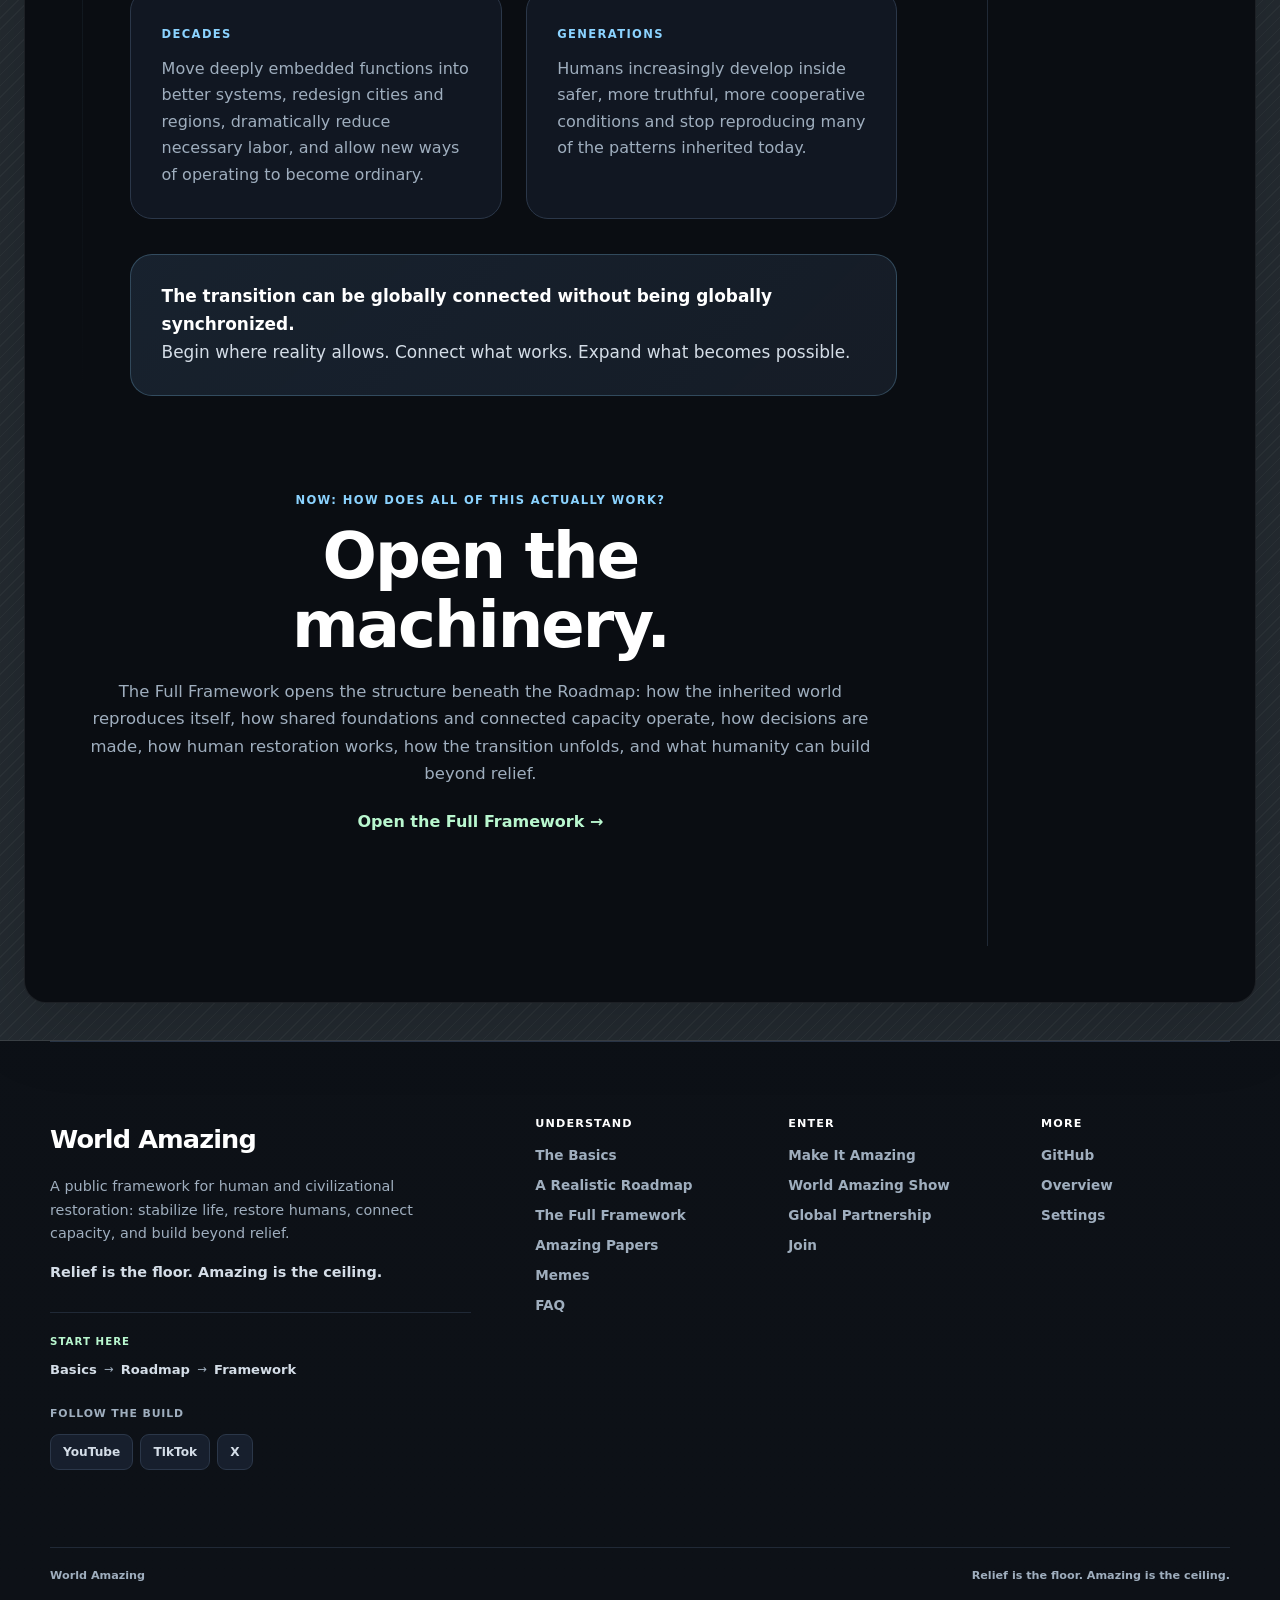
<file: docs/roadmap.html>
<!doctype html>
<html lang="en">

<head>
  <meta charset="utf-8">
  <meta name="viewport" content="width=device-width, initial-scale=1">
  <meta name="color-scheme" content="dark only">
  <meta name="darkreader-lock">
  <meta name="description" content="World Amazing is an open-source civilizational framework for guaranteeing life,
    returning human time, restoring the human, and building systems organized around relief, 
    truth, cooperation, and flourishing.">
  <title>Roadmap — World Amazing</title>
  
  <link rel="stylesheet" href="assets/main.css" />
  <link rel="stylesheet" href="assets/global-nav.css" />
  <link rel="stylesheet" href="assets/footer.css" />
  <link rel="stylesheet" href="assets/nav.css" />
  <link rel="stylesheet" href="assets/docs.css" />


  <!-- ROADMAP -->
  <style>
    /* =========================================================
   WORLD AMAZING ROADMAP
   Open orientation layer before the six main arcs
   ========================================================= */


    /* =========================================================
   ROADMAP SURFACE
   Keeps the actual roadmap in the site's established look
   ========================================================= */


    .roadmap-anchor-alias {
      position: absolute;
      top: 0;
      left: 0;
      width: 1px;
      height: 1px;
      pointer-events: none;
    }



    /* =========================================================
   EXISTING ROADMAP INTRO COPY

   This is the original muted paragraph treatment used
   inside "What these principles ask humanity to do."
   ========================================================= */

    .roadmap-intro {
      max-width: 950px;

      margin-top: 0.65rem;

      color: var(--muted);
    }


    /* =========================================================
   READING FIELD + UNNUMBERED MOVEMENT SPINE
   ========================================================= */

    .roadmap-reading {
      width: min(100%, 1180px);

      margin:
        clamp(2.8rem, 6vw, 5rem) auto 0;
    }


    .roadmap-movement {
      position: relative;

      display: grid;

      grid-template-columns:
        38px minmax(0, 1fr);

      gap: clamp(1rem, 2.4vw, 1.8rem);

      scroll-margin-top:
        calc(var(--wa-topbar-height, 74px) + 24px);
    }


    .roadmap-movement+.roadmap-movement {
      margin-top: clamp(4.5rem, 8vw, 7.5rem);
    }


    /* ---------------------------------------------------------
   spine
   --------------------------------------------------------- */

    .roadmap-movement__marker {
      display: flex;
      flex-direction: column;
      align-items: center;

      min-height: 100%;

      padding-top: 0.15rem;
    }


    .roadmap-movement__node {
      position: relative;

      flex: 0 0 11px;

      width: 11px;
      height: 11px;

      margin-top: 0.25rem;

      border:
        2px solid rgba(139, 211, 255, 0.68);

      border-radius: 50%;

      background: var(--bg);

      box-shadow:
        0 0 0 5px rgba(10, 14, 20, 0.92),
        0 0 18px rgba(139, 211, 255, 0.12);
    }


    .roadmap-movement__line {
      flex: 1;

      width: 1px;
      min-height: 92px;

      margin-top: 0.75rem;

      background:
        linear-gradient(180deg,
          rgba(139, 211, 255, 0.24),
          rgba(139, 211, 255, 0.07) 78%,
          transparent 100%);
    }


    .roadmap-movement:last-child .roadmap-movement__line {
      background:
        linear-gradient(180deg,
          rgba(139, 211, 255, 0.24),
          transparent 76%);
    }


    /* ---------------------------------------------------------
   movement content
   --------------------------------------------------------- */

    .roadmap-movement__content {
      min-width: 0;
    }


    .roadmap-movement__header {
      position: relative;

      max-width: 900px;

      margin-bottom:
        clamp(1.55rem, 3.5vw, 2.55rem);

      padding:
        0 0 1.15rem;

      border-bottom:
        1px solid rgba(139, 211, 255, 0.1);
    }


    .roadmap-movement__header::before {
      content: "Roadmap";

      display: block;

      margin-bottom: 0.55rem;

      color: var(--green);

      font-size: 0.62rem;
      font-weight: 900;
      line-height: 1;

      letter-spacing: 0.12em;
      text-transform: uppercase;

      opacity: 0.8;
    }


    .roadmap-movement__header h3 {
      max-width: 24ch;

      margin: 0;

      color: var(--white);

      font-size:
        clamp(1.45rem, 2.8vw, 2.45rem);

      line-height: 1.03;

      letter-spacing: -0.038em;
    }


    .roadmap-movement__header>p:last-child {
      max-width: 720px;

      margin: 0.65rem 0 0;

      color: var(--muted);

      font-size: 0.9rem;
      line-height: 1.55;
    }


    /* Existing roadmap components retain their established
   visual language. */

    .roadmap-movement__content>.cluster,
    .roadmap-movement__content>.grid,
    .roadmap-movement__content>.panel,
    .roadmap-movement__content>.split,
    .roadmap-movement__content>.statement,
    .roadmap-movement__content>.principle,
    .roadmap-movement__content>.core-principles {
      margin-top:
        clamp(1.4rem, 3vw, 2.2rem);
    }


    .roadmap-movement__content>.section-lead {
      margin-top: 0;
    }


    /* =========================================================
   CLOSING THRESHOLD
   ========================================================= */

    .roadmap-movement:last-child .roadmap-movement__content>.principle:last-child {
      margin-top:
        clamp(2rem, 5vw, 3.8rem);

      padding:
        clamp(1.5rem, 3.5vw, 2.4rem);

      border-color:
        rgba(185, 247, 207, 0.24);

      background:
        linear-gradient(110deg,
          rgba(185, 247, 207, 0.09),
          rgba(139, 211, 255, 0.035));

      box-shadow:
        inset 0 1px 0 rgba(255, 255, 255, 0.025),
        0 24px 65px rgba(0, 0, 0, 0.14);
    }


    /* Space for either Arc 01 directly or the separate
   six-arc handoff we add next. */

    .roadmap+.page-arc,
    .roadmap+.framework-intro {
      margin-top:
        clamp(4rem, 8vw, 7rem);
    }


    /* =========================================================
   RESPONSIVE
   ========================================================= */

    @media (max-width: 900px) {

      .roadmap-masthead__layout {
        grid-template-columns: 1fr;

        gap: 1.3rem;

        align-items: start;
      }


      .roadmap-masthead__copy {
        max-width: 760px;
      }

    }


    @media (max-width: 640px) {

      .roadmap {
        margin-top: 2.7rem;
        margin-bottom: 4.75rem;
      }


      .roadmap-masthead {
        padding-top: 1.5rem;
        padding-bottom: 2.25rem;
      }


      .roadmap-masthead h1 {
        font-size:
          clamp(1.85rem, 9vw, 2.8rem);
      }


      .roadmap-reading {
        margin-top: 2.7rem;
      }


      .roadmap-movement {
        grid-template-columns:
          22px minmax(0, 1fr);

        gap: 0.75rem;
      }


      .roadmap-movement+.roadmap-movement {
        margin-top: 4.25rem;
      }


      .roadmap-movement__node {
        width: 9px;
        height: 9px;

        flex-basis: 9px;

        box-shadow:
          0 0 0 4px rgba(10, 14, 20, 0.92),
          0 0 14px rgba(139, 211, 255, 0.1);
      }


      .roadmap-movement__line {
        margin-top: 0.6rem;
      }


      .roadmap-movement__header {
        margin-bottom: 1.35rem;

        padding-bottom: 0.95rem;
      }


      .roadmap-movement__header h3 {
        font-size:
          clamp(1.3rem, 6.5vw, 1.9rem);
      }

    }
  

  /* =========================================================
     ROADMAP PATH
     ========================================================= */
    .roadmap-path {
      display: block;
    }


    .roadmap-step {
      position: relative;

      scroll-margin-top:
        calc(var(--wa-topbar-height, 74px) + 24px);
    }


    .roadmap-step + .roadmap-step {
      margin-top:
        clamp(4rem, 7vw, 6rem);

      padding-top:
        clamp(2rem, 3.5vw, 2.75rem);

      border-top:
        1px solid rgba(139, 211, 255, 0.10);
    }

    /* ---------------------------------------------------------
       THE PATH — INDIVIDUAL STEPS
       --------------------------------------------------------- */

    .roadmap-step {
      position: relative;

      display: grid;
      grid-template-columns:
        clamp(52px, 7vw, 76px) minmax(0, 1fr);

      gap:
        clamp(1.25rem, 3vw, 2.4rem);

      scroll-margin-top:
        calc(var(--wa-topbar-height, 74px) + 24px);
    }


    .roadmap-step + .roadmap-step {
      margin-top:
        clamp(4rem, 7vw, 6rem);

      padding-top:
        clamp(2rem, 3.5vw, 2.75rem);

      border-top:
        1px solid rgba(139, 211, 255, 0.10);
    }


    .roadmap-step__number {
      padding-top: 0.15rem;

      color: var(--blue);

      font-size:
        clamp(1.8rem, 3.5vw, 2.65rem);

      font-weight: 950;
      line-height: 1;

      letter-spacing: -0.045em;

      opacity: 0.72;
    }


    .roadmap-step__content {
      min-width: 0;
      max-width: 930px;
    }


    .roadmap-step__content > .tag {
      margin-bottom: 0.7rem;
    }


    .roadmap-step__content > h3 {
      max-width: 24ch;

      margin: 0;

      color: var(--white);

      font-size:
        clamp(1.45rem, 2.7vw, 2.15rem);

      line-height: 1.08;
      letter-spacing: -0.032em;
    }


    .roadmap-step__content > p {
      max-width: 850px;

      margin-top: 0.9rem;

      color: var(--muted);

      line-height: 1.7;
    }


    .roadmap-step__content > .cluster,
    .roadmap-step__content > .principle,
    .roadmap-step__content > .flow-line {
      margin-top:
        clamp(1.35rem, 3vw, 2rem);
    }


    @media (max-width: 640px) {

      .roadmap-step {
        grid-template-columns: 38px minmax(0, 1fr);
        gap: 0.9rem;
      }


      .roadmap-step + .roadmap-step {
        margin-top: 3.25rem;
        padding-top: 1.75rem;
      }


      .roadmap-step__number {
        font-size: 1.45rem;
      }

    }
  </style>

  <!-- SECTION CONTEXT STICKY -->
  <style>
    /* =========================================================
     SECTION CONTEXT BAR
  
     Separate from the real disclosure heading.
  
     The real heading scrolls away naturally.
     This bar appears only after that heading has left view.
     ========================================================= */


    .section-context {
      position: sticky;

      top: var(--wa-topbar-height, 74px);

      z-index: 30;

      height: 0;

      pointer-events: none;
    }


    /* ---------------------------------------------------------
     BAR
     --------------------------------------------------------- */

    .section-context__inner {
      display: grid;
      grid-template-columns: minmax(0, 1fr) auto;

      gap: 2rem;

      align-items: center;

      width: 100%;

      padding-top: 0.58rem;
      padding-bottom: 0.62rem;

      border: 0;
      border-bottom:
        1px solid rgba(43, 55, 73, 0.92);

      background:
        rgba(10, 13, 18, 0.97);

      box-shadow:
        0 10px 30px rgba(0, 0, 0, 0.16);

      backdrop-filter: blur(18px);
      -webkit-backdrop-filter: blur(18px);

      color: inherit;
      font: inherit;
      text-align: left;

      opacity: 0;

      transform: translateY(-12px);

      pointer-events: none;

      transition:
        opacity 200ms ease,
        transform 240ms cubic-bezier(0.22, 1, 0.36, 1);
    }


    .section-context.is-visible .section-context__inner {

      opacity: 1;

      transform: translateY(0);

      pointer-events: auto;

      cursor: pointer;
    }


    /* ---------------------------------------------------------
     TEXT
     --------------------------------------------------------- */

    .section-context__heading {
      min-width: 0;
    }


    .section-context__arc {
      display: block;

      margin: 0 0 0.18rem;

      color: var(--green);

      font-size: 0.58rem;
      font-weight: 900;
      line-height: 1.1;

      letter-spacing: 0.095em;
      text-transform: uppercase;

      opacity: 0.72;
    }


    .section-context__eyebrow {
      display: block;

      margin: 0 0 0.08rem;

      color: var(--blue);

      font-size: 0.56rem;
      font-weight: 850;
      line-height: 1.1;

      letter-spacing: 0.075em;
      text-transform: uppercase;

      opacity: 0.68;
    }


    .section-context__title {
      display: block;

      max-width: none;

      margin: 0;

      overflow: hidden;

      color: var(--white);

      font-size: clamp(1rem, 1.35vw, 1.2rem);
      font-weight: 880;
      line-height: 1.08;

      letter-spacing: -0.02em;

      white-space: nowrap;
      text-overflow: ellipsis;
    }


    /* ---------------------------------------------------------
     DISCLOSURE CONTROL
     Keep the same visual control the old sticky carried.
     --------------------------------------------------------- */

    .section-context__inner .section-disclosure__icon {

      transform: scale(0.82);
    }


    /* ---------------------------------------------------------
     HOVER
     --------------------------------------------------------- */

    .section-context__inner:hover .section-context__title {

      color: var(--blue);
    }


    .section-context__inner:focus-visible {
      outline: 2px solid var(--blue-strong);
      outline-offset: 3px;
    }


    /* =========================================================
     MOBILE
     Same three-line architecture on every screen.
     ========================================================= */

    @media (max-width: 700px) {

      .section-context__inner {
        gap: 1rem;

        padding-top: 0.52rem;
        padding-bottom: 0.56rem;
      }


      .section-context__arc {
        margin-bottom: 0.15rem;

        font-size: 0.52rem;
      }


      .section-context__eyebrow {
        font-size: 0.52rem;
      }


      .section-context__title {
        font-size: 0.94rem;
      }

    }


    /* =========================================================
     ACCESSIBILITY
     ========================================================= */

    @media (prefers-reduced-motion: reduce) {

      .section-context__inner {
        transition: none;
      }

    }
  </style>

  <!-- TOC: LAYOUT -->
  <style>
    /* =========================================================
      READING LAYOUT + RIGHT-RAIL TOC
      ========================================================= */

    .wa-reading-layout {
      position: relative;
      display: grid;
      align-items: start;
      min-width: 0;
    }

    .wa-reading-layout--frontmatter {
      width: min(1480px, calc(100vw - 48px));
      margin-left: 50%;
      transform: translateX(-50%);

      grid-template-columns:
        minmax(0, 1120px) minmax(220px, 260px);

      gap: clamp(2.5rem, 4vw, 4.5rem);
    }

    .wa-reading-layout--frontmatter .wa-frontmatter {
      min-width: 0;
    }

    /* Several newer frontmatter sections already contain an inner .shell.
      Inside the reading column, let those use the full column width. */
    .wa-reading-layout--frontmatter .wa-front>.shell {
      width: 100%;
      margin-inline: 0;
    }


    /* ---------------------------------------------------------
      TOC
      --------------------------------------------------------- */

    .wa-toc {
      position: relative;
      min-width: 0;
      align-self: stretch;
    }

    .wa-toc__sticky {
      padding: 0.2rem 0 1rem 1.35rem;

      border-left: 1px solid var(--line-soft);
    }


    /* header */

    .wa-toc__header {
      margin-bottom: 1.65rem;
    }

    .wa-toc__eyebrow {
      display: block;

      margin-bottom: 0.35rem;

      color: var(--green);

      font-size: 0.62rem;
      font-weight: 900;
      line-height: 1;

      letter-spacing: 0.12em;
      text-transform: uppercase;
    }

    .wa-toc__header strong {
      display: block;

      color: var(--white);

      font-size: 1.05rem;
      font-weight: 850;
      line-height: 1.15;
    }

    .wa-toc__header p {
      max-width: 22ch;

      margin: 0.45rem 0 0;

      color: var(--muted);

      font-size: 0.73rem;
      line-height: 1.4;
    }


    /* groups */

    .wa-toc__nav {
      display: grid;
      gap: 1.35rem;
    }

    .wa-toc__group {
      display: grid;
      gap: 0.08rem;
    }

    .wa-toc__group-label {
      display: block;

      margin-bottom: 0.38rem;

      color: #6f7a87;

      font-size: 0.57rem;
      font-weight: 900;
      line-height: 1;

      letter-spacing: 0.11em;
      text-transform: uppercase;
    }


    /* links */

    .wa-toc__group a {
      position: relative;

      display: block;

      padding: 0.32rem 0 0.32rem 0.65rem;

      color: var(--muted);

      font-size: 0.74rem;
      font-weight: 650;
      line-height: 1.25;

      text-decoration: none;

      transition:
        color 140ms ease,
        transform 140ms ease;
    }

    .wa-toc__group a::before {
      content: "";

      position: absolute;

      top: 50%;

      width: 2px;
      height: 0;

      border-radius: 999px;

      background: var(--blue);

      transform: translateY(-50%);

      transition: height 160ms ease;
    }

    .wa-toc__group a:hover {
      color: var(--soft);
    }

    .wa-toc__group a.is-active {
      color: var(--white);
    }

    .wa-toc__group a.is-active::before {
      height: 72%;
    }


    /* continue */

    .wa-toc__continue {
      display: grid;
      gap: 0.55rem;

      margin-top: 1.65rem;
      padding-top: 1.25rem;

      border-top: 1px solid var(--line-soft);
    }

    .wa-toc__destination {
      display: flex;
      align-items: center;
      justify-content: space-between;
      gap: 0.8rem;

      padding: 0.65rem 0;

      color: var(--soft);
      text-decoration: none;

      border-bottom: 1px solid rgba(255, 255, 255, 0.055);
    }

    .wa-toc__destination strong,
    .wa-toc__destination small {
      display: block;
    }

    .wa-toc__destination strong {
      font-size: 0.78rem;
      line-height: 1.2;
    }

    .wa-toc__destination small {
      margin-top: 0.2rem;

      color: var(--muted);

      font-size: 0.64rem;
      line-height: 1.3;
    }

    .wa-toc__destination>span:last-child {
      color: var(--green);
      opacity: 0.75;

      transition: transform 140ms ease;
    }

    .wa-toc__destination:hover strong {
      color: var(--white);
    }

    .wa-toc__destination:hover>span:last-child {
      transform: translateX(3px);
    }


    /* anchors */

    .wa-front[id] {
      scroll-margin-top: 86px;
    }


    /* ---------------------------------------------------------
      FIRST RESPONSIVE PASS
      --------------------------------------------------------- */

    @media (max-width: 1180px) {

      .wa-reading-layout--frontmatter {
        width: min(calc(100% - 32px), var(--max));
        margin-inline: auto;

        transform: none;

        grid-template-columns: 1fr;
      }

      .wa-toc--frontmatter {
        display: none;
      }

    }
  </style>

  <!-- ROADMAP READING LAYOUT -->
  <style>
    /* =========================================================
       ROADMAP READING LAYOUT
       ========================================================= */

    .wa-reading-layout--roadmap {
      position: relative;
      padding-right: 0.5rem;
      padding-bottom: 2rem;

      width: min(1480px, calc(100vw - 48px));
      margin-inline: auto;

      grid-template-columns:
        minmax(0, 1120px) minmax(220px, 260px);

      gap: clamp(2.5rem, 4vw, 4.5rem);

      align-items: start;

      background: var(--bg);

      border: 1px solid rgba(255, 255, 255, 0.08);
      border-radius: 22px;

      box-shadow:
        0 24px 70px rgba(0, 0, 0, 0.18);
    }

    .wa-reading-layout--roadmap .roadmap__inner {
      width: 100%;
      min-width: 0;
      margin: 0;
    }


    /* let the TOC column span the full Roadmap height */

    .wa-toc--roadmap {
      align-self: stretch;
      background: transparent;
      padding-right: 1.25rem;
      padding-top: clamp(1.5rem, 3vw, 2.5rem);
    }


    /* =========================================================
       ROADMAP TOC
       ========================================================= */

    .wa-roadmap-toc__nav {
      display: grid;
    }

    .wa-toc--roadmap [data-toc-target] {
        padding-left: 0.65rem
    }


    /* ---------------------------------------------------------
      MAJOR SECTIONS
      --------------------------------------------------------- */

    .wa-roadmap-toc__major {
      position: relative;

      display: block;

      padding: 0.85rem 0;

      border-top:
        1px solid rgba(255, 255, 255, 0.055);

      color: var(--muted);
      text-decoration: none;

      transition: color 140ms ease;
    }


    .wa-roadmap-toc__major strong,
    .wa-roadmap-toc__major small {
      display: block;
    }


    .wa-roadmap-toc__major strong {
      color: inherit;

      font-size: 0.78rem;
      font-weight: 780;
      line-height: 1.2;
    }


    .wa-roadmap-toc__major small {
      margin-top: 0.25rem;

      color: #73808d;

      font-size: 0.63rem;
      line-height: 1.35;
    }


    /* ---------------------------------------------------------
      THE PATH
      --------------------------------------------------------- */

    .wa-roadmap-toc__path {
      margin:
        0.35rem 0 0.55rem;

      padding:
        0.8rem 0 0.85rem;

      border-top:
        1px solid rgba(255, 255, 255, 0.055);

      border-bottom:
        1px solid rgba(255, 255, 255, 0.055);
    }


    .wa-roadmap-toc__path-title {
      position: relative;

      display: block;

      margin-bottom: 0.55rem;

      color: var(--green);

      font-size: 0.6rem;
      font-weight: 900;
      line-height: 1;

      letter-spacing: 0.11em;
      text-transform: uppercase;

      text-decoration: none;
    }


    .wa-roadmap-toc__step {
      position: relative;

      display: grid;
      grid-template-columns: 24px minmax(0, 1fr);
      gap: 0.55rem;

      padding: 0.38rem 0;

      color: var(--muted);
      text-decoration: none;

      transition: color 140ms ease;
    }


    .wa-roadmap-toc__number {
      padding-top: 0.08rem;

      color: #687583;

      font-size: 0.56rem;
      font-weight: 900;
      line-height: 1.2;

      letter-spacing: 0.07em;

      transition: color 140ms ease;
    }


    .wa-roadmap-toc__step strong {
      color: inherit;

      font-size: 0.69rem;
      font-weight: 700;
      line-height: 1.25;
    }


    /* ---------------------------------------------------------
      INTERACTION
      --------------------------------------------------------- */

    .wa-roadmap-toc__major:hover,
    .wa-roadmap-toc__step:hover {
      color: var(--soft);
    }


    .wa-roadmap-toc__major.is-active,
    .wa-roadmap-toc__step.is-active {
      color: var(--white);
    }


    .wa-roadmap-toc__step.is-active .wa-roadmap-toc__number {
      color: var(--green);
    }

    /* ---------------------------------------------------------
   ROADMAP TOC RAIL
   --------------------------------------------------------- */

.wa-toc--roadmap {
  position: relative;
  padding-left: 0.05rem; /*Why in the world do we need this line for alignment? 0 is no good.*/
}


.wa-toc--roadmap::before {
  content: "";

  position: absolute;

  top: clamp(1.5rem, 3vw, 2.5rem);
  bottom: 1.5rem;

  /* place it inside the TOC, not on the clipped edge */
  left: 0rem;

  width: 1px;

  background: var(--line-soft);

  pointer-events: none;

  z-index: 1;
}


.wa-toc--roadmap .wa-toc__sticky {
  border-left: 0;
}

    .wa-roadmap-toc__major::before,
    .wa-roadmap-toc__step::before,
    .wa-roadmap-toc__path-title::before {
      content: "";

      position: absolute;

      left: 0;
      top: 50%;

      width: 2px;
      height: 0;

      border-radius: 999px;

      background: var(--green);

      transform: translateY(-50%);

      transition: height 160ms ease;
    }


    .wa-roadmap-toc__major.is-active::before,
    .wa-roadmap-toc__step.is-active::before,
    .wa-roadmap-toc__path-title.is-active::before {
      height: 70%;
    }

    /* roadmap anchors */

    .roadmap-movement[id] {
      scroll-margin-top: 24px;
    }


    @media (max-width: 1180px) {

      .wa-reading-layout--roadmap {
        width: min(calc(100% - 32px), var(--max));
        grid-template-columns: 1fr;
      }

      .wa-toc--roadmap {
        display: none;
      }

    }
  </style>

  <style>
    /* ---------------------------------------------------------
   FRAMEWORK HANDOFF
   --------------------------------------------------------- */

.wa-framework-handoff {
  padding: 90px 0 70px;
  text-align: center;
}

.wa-framework-handoff .tag {
  justify-content: center;
}

.wa-framework-handoff h2 {
  max-width: 16ch;
  margin-inline: auto;
}

.wa-framework-handoff p {
  max-width: 820px;
  margin: 1.1rem auto 0;
  color: var(--muted);
  font-size: 1.03rem;
}

.wa-framework-handoff__link {
  display: inline-flex;
  margin-top: 1.4rem;
  color: var(--green);
  font-weight: 800;
  text-decoration: none;
}

.wa-framework-handoff__link:hover {
  text-decoration: underline;
}
  </style>

</head>

<body>
  <header class="site-header topbar-wrap">
  
    <div class="shell topbar">
  
      <a class="brand" href="index.html">
        <span class="brand__full">World Amazing</span>
        <span class="brand__short">WA</span>
        <span class="brand__tagline">— the whole plan, clearly explained</span>
      </a>
  
  
      <!-- DESKTOP NAV -->
  
      <nav class="nav" aria-label="Primary navigation">
  
        <div class="nav__docs">
          <a href="basics.html">Basics</a>
          <a href="roadmap.html" aria-current="page">Roadmap</a>
          <a href="framework.html">Framework</a>
        </div>
  
  
        <div class="nav__explore">
          <a href="papers.html">Papers</a>
          <a href="memes.html">Memes</a>
          <a href="faq.html">FAQ</a>
        </div>
  
  
        <div class="nav__actions">
  
          <a href="https://makeitamazing.org/" target="_blank" rel="noopener">
            Make It Amazing
            <span class="nav__external" aria-hidden="true">↗</span>
          </a>
  
          <a href="https://worldamazing.org/show/" target="_blank" rel="noopener">
            Show
            <span class="nav__external" aria-hidden="true">↗</span>
          </a>
  
          <a class="nav__join" href="index.html#join">
            Join
          </a>
  
        </div>
  
      </nav>
  
  
      <!-- MOBILE ACTIONS -->
  
      <div class="nav__mobile-actions">
  
        <a class="nav__join" href="index.html#join">
          Join
        </a>
  
        <button class="nav__menu-button" type="button" aria-expanded="false" aria-controls="mobile-navigation">
          <span>More</span>
          <span class="nav__menu-chevron" aria-hidden="true"></span>
        </button>
  
      </div>
  
    </div>
  
  
    <!-- MOBILE MENU -->
  
    <nav class="nav-mobile" id="mobile-navigation" aria-label="Mobile navigation" hidden>
  
      <div class="shell nav-mobile__inner">
        <div class="nav-mobile__group">
        
          <span class="nav-mobile__label">
            Start here
          </span>
        
          <a href="basics.html">Basics</a>
          <a href="roadmap.html">Roadmap</a>
          <a href="framework.html">Framework</a>
        
        </div>
        
        
        <div class="nav-mobile__group">
        
          <span class="nav-mobile__label">
            Explore
          </span>
        
          <a href="papers.html">Papers</a>
          <a href="memes.html">Memes</a>
          <a href="faq.html">FAQ</a>
        
        </div>
        
        
        <div class="nav-mobile__group nav-mobile__group--enter">
        
          <span class="nav-mobile__label">
            Enter
          </span>
        
          <a href="https://makeitamazing.org/" target="_blank" rel="noopener">
            Make It Amazing ↗
          </a>
        
          <a href="https://worldamazing.org/show/" target="_blank" rel="noopener">
            Show ↗
          </a>
        
          <a href="index.html#join">
            Join
          </a>
        
        </div>
  
        
  
      </div>
  
    </nav>
  
  </header>

  <main id="top">
    <div class="shell">

      <!-- =========================================================
           ROADMAP
           ========================================================= -->
      <section aria-labelledby="roadmap-title" class="roadmap wa-doc-page" id="roadmap">
      
        <div class="wa-doc-environment">
      
          <div class="wa-reading-layout wa-reading-layout--roadmap wa-doc-surface">
      
            <div class="roadmap__inner wa-doc-main">

              <span aria-hidden="true" class="roadmap-anchor-alias" id="how-world-amazing-happens"></span>

              <header class="wa-doc-masthead">
              
                <p class="wa-doc-masthead__eyebrow">
                  The path
                </p>
              
                <div class="wa-doc-masthead__layout">
              
                  <div class="wa-doc-masthead__title">
              
                    <h1 id="roadmap-title">
                      A Realistic Roadmap
                    </h1>
              
                    <p class="wa-doc-masthead__statement">
                      How humanity moves from the world we inherited
                      into the one we can build.
                    </p>
              
                  </div>
              
                  <div class="wa-doc-masthead__copy">
              
                    <p>
                      World Amazing does not require the current world to disappear
                      before another way of operating can begin.
                      Existing life has to remain protected while better capacity is
                      connected, built, tested, and expanded.
                    </p>
              
                    <p>
                      The Roadmap follows that movement:
                      from stabilizing life and connecting what already exists
                      through shared foundations, human restoration,
                      working systems, and a world increasingly able to move beyond relief.
                    </p>
              
                  </div>
              
                </div>
              
              </header>

              <div class="roadmap-reading">
                <!-- =========================================================
                     WHY THIS PATH
                     ========================================================= -->
                <section class="roadmap-movement" id="roadmap-why-path">
                
                  <div aria-hidden="true" class="roadmap-movement__marker">
                    <span class="roadmap-movement__node"></span>
                    <span class="roadmap-movement__line"></span>
                  </div>
                
                  <div class="roadmap-movement__content">
                
                    <header class="roadmap-movement__header">
                      <h3>Why this path</h3>
                      <p>
                        Why the material world and the human process
                        have to change together.
                      </p>
                    </header>
                
                
                    <div class="section-lead">
                
                      <p>
                        War, poverty, homelessness, exploitation, corruption,
                        damaged childhoods, institutional failure, isolation,
                        and recurring conflict are real problems.
                        But they are not produced by completely separate human processes.
                      </p>
                
                      <p>
                        Humans develop inside material conditions, relationships,
                        institutions, histories, systems of authority,
                        economic pressures, fear, care, punishment,
                        belonging, concealment, and conflict.
                        What develops inside humans then returns through families,
                        institutions, economies, governments, culture, and public life.
                      </p>
                
                      <p>
                        A durable transition therefore cannot only redesign systems,
                        and it cannot only ask individual humans to change.
                        It has to interrupt the whole loop.
                      </p>
                
                    </div>
                
                
                    <div class="panel cluster">
                
                      <span class="tag">The reproduction loop</span>
                
                      <h3>
                        The world develops the human.
                        The human rebuilds the world.
                      </h3>
                
                      <div class="flow-line cluster">
                
                        <article class="flow-line__node">
                          <span class="node-number">1</span>
                          <strong>Conditions</strong>
                          <p>
                            Material insecurity, relationships, authority,
                            culture, institutions, care, conflict,
                            and the surrounding world reach the developing human.
                          </p>
                        </article>
                
                        <span aria-hidden="true" class="flow-line__arrow">→</span>
                
                        <article class="flow-line__node">
                          <span class="node-number">2</span>
                          <strong>Development</strong>
                          <p>
                            Humans learn what safety, truth, power,
                            belonging, care, authority, and conflict feel like.
                          </p>
                        </article>
                
                        <span aria-hidden="true" class="flow-line__arrow">→</span>
                
                        <article class="flow-line__node">
                          <span class="node-number">3</span>
                          <strong>Adult action</strong>
                          <p>
                            Those adaptations enter relationships,
                            parenting, work, leadership, decisions,
                            law, institutions, and public life.
                          </p>
                        </article>
                
                        <span aria-hidden="true" class="flow-line__arrow">→</span>
                
                        <article class="flow-line__node">
                          <span class="node-number">4</span>
                          <strong>New conditions</strong>
                          <p>
                            Humans reproduce another version of the world
                            that developed them, and the next human enters it.
                          </p>
                        </article>
                
                      </div>
                
                    </div>
                
                
                    <div class="split panel cluster">
                
                      <div>
                        <span class="tag">Childhood is part of the chain</span>
                
                        <h3>
                          The surrounding field reaches the human
                          before the human is able to choose it.
                        </h3>
                      </div>
                
                      <div>
                        <p>
                          Parents and other adults did not invent the entire field
                          they transmit.
                          They were developing humans inside earlier versions of it too.
                        </p>
                
                        <p>
                          Seeing where civilization first enters the human
                          expands causation and responsibility beyond isolated blame
                          without erasing the responsibility of any person
                          for what they actually do.
                        </p>
                      </div>
                
                    </div>
                
                
                    <div class="grid grid--3 cluster">
                
                      <article class="card">
                        <span class="tag">Causation</span>
                
                        <h3>
                          Causes can extend far beyond the individual.
                        </h3>
                
                        <p>
                          History, development, institutions, relationships,
                          material conditions, prior injury, culture,
                          and present circumstances can all enter human action.
                        </p>
                      </article>
                
                
                      <article class="card">
                        <span class="tag">Responsibility</span>
                
                        <h3>
                          Responsibility still reaches the person.
                        </h3>
                
                        <p>
                          Understanding why something happened does not make the act acceptable
                          or remove responsibility for stopping harm,
                          receiving truth, changing behavior, and repairing what can be repaired.
                        </p>
                      </article>
                
                
                      <article class="card">
                        <span class="tag">Change</span>
                
                        <h3>
                          The person and the surrounding field both have to change.
                        </h3>
                
                        <p>
                          Otherwise humanity can address one harmful act
                          while continuing to reproduce the conditions
                          that help generate another.
                        </p>
                      </article>
                
                    </div>
                
                
                    <div class="principle principle--green cluster">
                
                      <strong>
                        Material transition and human restoration
                        are not two separate transitions.
                      </strong>
                
                      <p>
                        Better conditions give humans more room to recover,
                        learn, think, cooperate, and change.
                        Recovering humans become increasingly capable
                        of building and maintaining better conditions.
                      </p>
                
                    </div>
                
                  </div>
                
                </section>
                
                
                <!-- =========================================================
                     RULES OF THE ROAD
                     ========================================================= -->
                <section class="roadmap-movement" id="roadmap-rules">
                
                  <div aria-hidden="true" class="roadmap-movement__marker">
                    <span class="roadmap-movement__node"></span>
                    <span class="roadmap-movement__line"></span>
                  </div>
                
                  <div class="roadmap-movement__content">
                
                    <header class="roadmap-movement__header">
                      <h3>Rules of the road</h3>
                      <p>
                        Principles that apply throughout the transition,
                        not stages humanity completes one at a time.
                      </p>
                    </header>
                
                
                    <div class="grid grid--2 core-principles__grid">
                
                      <article class="principle-card">
                        <span class="principle-card__number">01</span>
                
                        <div>
                          <h4>Change humans and conditions together.</h4>
                
                          <p>
                            The surrounding world shapes humans,
                            and humans rebuild the surrounding world.
                            Durable change has to work in both directions.
                          </p>
                        </div>
                      </article>
                
                
                      <article class="principle-card">
                        <span class="principle-card__number">02</span>
                
                        <div>
                          <h4>Protect life without discarding humans.</h4>
                
                          <p>
                            Active danger is stopped.
                            Harmful authority and access can be removed.
                            Protection does not require organizing any human
                            as permanent waste.
                          </p>
                        </div>
                      </article>
                
                
                      <article class="principle-card">
                        <span class="principle-card__number">03</span>
                
                        <div>
                          <h4>Healing is ongoing, not an entrance requirement.</h4>
                
                          <p>
                            Humanity does not wait for complete restoration
                            before building housing, healthcare, food systems,
                            infrastructure, learning, protection, and better public life.
                          </p>
                        </div>
                      </article>
                
                
                      <article class="principle-card principle-card--green">
                        <span class="principle-card__number">04</span>
                
                        <div>
                          <h4>Build the replacement.</h4>
                
                          <p>
                            Do not organize the transition around endless opposition.
                            Build alternatives that increasingly perform useful functions better,
                            then let unnecessary mechanisms become unnecessary.
                          </p>
                        </div>
                      </article>
                
                
                      <article class="principle-card">
                        <span class="principle-card__number">05</span>
                
                        <div>
                          <h4>Keep operation visible and correctable.</h4>
                
                          <p>
                            Decisions, resources, authority, reasoning,
                            outcomes, failures, and changes should remain inspectable
                            wherever reality and legitimate privacy permit.
                          </p>
                        </div>
                      </article>
                
                
                      <article class="principle-card">
                        <span class="principle-card__number">06</span>
                
                        <div>
                          <h4>Expect friction without making friction the goal.</h4>
                
                          <p>
                            Deep changes in identity, relationship,
                            institutions, survival patterns, and inherited assumptions
                            can produce grief, fear, anger, uncertainty, and resistance.
                            Difficulty is information, not proof that change should stop.
                          </p>
                        </div>
                      </article>
                
                
                      <article class="principle-card principle-card--metric">
                        <span class="principle-card__number">07</span>
                
                        <div>
                          <h4>The human is the metric.</h4>
                
                          <p>
                            Efficiency, productivity, profit,
                            technical sophistication, and administrative elegance
                            are not sufficient measures of success.
                            Ask what kind of human life the system actually produces.
                          </p>
                        </div>
                      </article>
                
                
                      <article class="principle-card">
                        <span class="principle-card__number">08</span>
                
                        <div>
                          <h4>Begin from reality, not uniformity.</h4>
                
                          <p>
                            Places begin from different conditions,
                            possess different capacities,
                            face different dangers,
                            and can move at different speeds
                            without changing the shared direction.
                          </p>
                        </div>
                      </article>
                
                    </div>
                
                
                    <div class="statement cluster">
                
                      <strong>
                        These rules apply through every step that follows.
                      </strong>
                
                      <p>
                        The Roadmap is a direction of movement,
                        not a rigid sequence that eight billion humans
                        must perform in lockstep.
                      </p>
                
                    </div>
                
                  </div>
                
                </section>


                <!-- =========================================================
                     THE PATH
                     ========================================================= -->
                <section class="roadmap-movement" id="roadmap-path">
                
                  <div aria-hidden="true" class="roadmap-movement__marker">
                    <span class="roadmap-movement__node"></span>
                    <span class="roadmap-movement__line"></span>
                  </div>
                
                  <div class="roadmap-movement__content">
                
                    <header class="roadmap-movement__header">
                      <h3>The path</h3>
                      <p>
                        Eight movements from active breakdown
                        toward a world increasingly able to move beyond relief.
                      </p>
                    </header>
                
                
                    <div class="roadmap-path">
                
                      <!-- 01 -->
                      <article class="roadmap-step" id="roadmap-stabilize-life">
                
                        <div class="roadmap-step__number">01</div>
                
                        <div class="roadmap-step__content">
                
                          <span class="tag">Stabilize life</span>
                
                          <h3>
                            Stop active breakdown and preserve
                            what humans need to remain alive.
                          </h3>
                
                          <p>
                            Immediate danger comes first:
                            violence, hunger, exposure, displacement,
                            medical abandonment, utility failure,
                            and other conditions in which life is already breaking down.
                          </p>
                
                          <p>
                            Essential systems keep functioning while the larger transition begins.
                            Existing emergency, logistical, engineering, medical,
                            and defense capacity increasingly moves toward protection,
                            rescue, separation of active danger,
                            disaster response, and preserving life.
                          </p>
                
                          <div class="principle principle--green cluster">
                            <strong>
                              Relief does not wait for the completed future.
                            </strong>
                
                            <p>
                              Stabilize what is failing now
                              while building the conditions that make repeated crisis less necessary.
                            </p>
                          </div>
                
                        </div>
                
                      </article>
                
                
                      <!-- 02 -->
                      <article class="roadmap-step" id="roadmap-connect-capacity">
                      
                        <div class="roadmap-step__number">02</div>
                      
                        <div class="roadmap-step__content">
                      
                          <span class="tag">Connect capacity</span>
                      
                          <h3>
                            Turn scattered human and material capacity
                            into coordinated building power.
                          </h3>
                      
                          <p>
                            Humanity already possesses people, knowledge, money,
                            land, buildings, equipment, infrastructure,
                            institutions, technology, public resources,
                            and productive systems on an enormous scale.
                          </p>
                      
                          <p>
                            Much of that capacity is separated across different owners,
                            organizations, industries, governments, jurisdictions,
                            and purposes.
                            Map what exists, connect what can work together,
                            and direct usable capacity toward stabilization,
                            construction, and the systems humanity needs.
                          </p>
                      
                          <div class="flow-line cluster">
                      
                            <article class="flow-line__node">
                              <strong>See what exists</strong>
                            </article>
                      
                            <span aria-hidden="true" class="flow-line__arrow">→</span>
                      
                            <article class="flow-line__node">
                              <strong>Connect it</strong>
                            </article>
                      
                            <span aria-hidden="true" class="flow-line__arrow">→</span>
                      
                            <article class="flow-line__node">
                              <strong>Deploy it</strong>
                            </article>
                      
                            <span aria-hidden="true" class="flow-line__arrow">→</span>
                      
                            <article class="flow-line__node">
                              <strong>Create more capacity</strong>
                            </article>
                      
                          </div>
                      
                        </div>
                      
                      </article>
                
                
                      <!-- 03 -->
                      <article class="roadmap-step" id="roadmap-shared-foundation">
                      
                        <div class="roadmap-step__number">03</div>
                      
                        <div class="roadmap-step__content">
                      
                          <span class="tag">Establish the shared foundation</span>
                      
                          <h3>
                            Turn emergency provision into dependable
                            systems beneath human life.
                          </h3>
                      
                          <p>
                            Housing, food, clean water, sanitation, healthcare,
                            energy, communication, learning, transportation,
                            care, protection, and participation become
                            continuously available shared infrastructure
                            rather than conditions each human has to repeatedly secure.
                          </p>
                      
                          <p>
                            The objective is not only to distribute whatever supply
                            already exists.
                            Where recurring needs remain scarce,
                            build, expand, maintain, and improve the capacity
                            that meets them.
                          </p>
                      
                      
                          <div class="principle principle--green cluster">
                      
                            <strong>
                              Abundance is something humanity can design for.
                            </strong>
                      
                            <p>
                              Meet the need now,
                              then leave behind more housing, production,
                              infrastructure, knowledge, energy, care,
                              and productive capability than existed before.
                            </p>
                      
                          </div>
                      
                        </div>
                      
                      </article>
                
                
                      <!-- 04 -->
                      <article class="roadmap-step" id="roadmap-operate-overlap">
                      
                        <div class="roadmap-step__number">04</div>
                      
                        <div class="roadmap-step__content">
                      
                          <span class="tag">Operate through overlap</span>
                      
                          <h3>
                            Build the next system without requiring
                            the inherited world to disappear first.
                          </h3>
                      
                          <p>
                            Existing currencies, businesses, governments, laws,
                            infrastructure, supply chains, institutions,
                            ownership arrangements, and providers continue operating
                            wherever their functions are still needed.
                          </p>
                      
                          <p>
                            New capacity can grow beside them, inside them,
                            and through them.
                            Existing systems can supply, contract, cooperate,
                            contribute, convert, integrate, or continue separately
                            while better ways of performing their functions are built.
                          </p>
                      
                      
                          <div class="flow-line flow-line--3 cluster">
                      
                            <article class="flow-line__node">
                              <strong>Keep useful functions running</strong>
                            </article>
                      
                            <span aria-hidden="true" class="flow-line__arrow">→</span>
                      
                            <article class="flow-line__node">
                              <strong>Build new capacity</strong>
                            </article>
                      
                            <span aria-hidden="true" class="flow-line__arrow">→</span>
                      
                            <article class="flow-line__node">
                              <strong>Operate through both</strong>
                            </article>
                      
                          </div>
                      
                        </div>
                      
                      </article>
                
                
                      <!-- 05 -->
                      <article class="roadmap-step" id="roadmap-expand-systems">
                      
                        <div class="roadmap-step__number">05</div>
                      
                        <div class="roadmap-step__content">
                      
                          <span class="tag">Expand working systems</span>
                      
                          <h3>
                            Turn working pieces into connected systems
                            that can carry more of human life.
                          </h3>
                      
                          <p>
                            A functioning home, clinic, food network,
                            production system, transportation connection,
                            energy system, learning environment, or other useful operation
                            becomes capacity that does not have to be invented again from zero.
                          </p>
                      
                          <p>
                            Repeat what works, connect separate operations,
                            improve what fails, fill missing links,
                            and expand the people, knowledge, infrastructure,
                            production, and coordination required to operate at greater scale.
                          </p>
                      
                      
                          <div class="flow-line cluster">
                      
                            <article class="flow-line__node">
                              <strong>Make it work</strong>
                            </article>
                      
                            <span aria-hidden="true" class="flow-line__arrow">→</span>
                      
                            <article class="flow-line__node">
                              <strong>Repeat it</strong>
                            </article>
                      
                            <span aria-hidden="true" class="flow-line__arrow">→</span>
                      
                            <article class="flow-line__node">
                              <strong>Connect it</strong>
                            </article>
                      
                            <span aria-hidden="true" class="flow-line__arrow">→</span>
                      
                            <article class="flow-line__node">
                              <strong>Expand capacity</strong>
                            </article>
                      
                          </div>
                      
                        </div>
                      
                      </article>
                
                
                      <!-- 06 -->
                      <article class="roadmap-step" id="roadmap-move-functions">
                      
                        <div class="roadmap-step__number">06</div>
                      
                        <div class="roadmap-step__content">
                      
                          <span class="tag">Move functions into better systems</span>
                      
                          <h3>
                            An existing city changes by moving functions,
                            not by declaring itself transformed.
                          </h3>
                      
                          <p>
                            Housing, healthcare, food, transportation, energy,
                            learning, production, care, public coordination,
                            and other functions can move at different speeds.
                            A function shifts when another system can carry it
                            more reliably, accessibly, or effectively.
                          </p>
                      
                          <p>
                            The transition therefore happens function by function.
                            Some inherited systems may continue for years.
                            Others may integrate quickly.
                            Some may keep part of their role while new systems
                            take over another part.
                          </p>
                      
                      
                          <div class="flow-line cluster">
                      
                            <article class="flow-line__node">
                              <strong>Build capacity</strong>
                            </article>
                      
                            <span aria-hidden="true" class="flow-line__arrow">→</span>
                      
                            <article class="flow-line__node">
                              <strong>Prove it works</strong>
                            </article>
                      
                            <span aria-hidden="true" class="flow-line__arrow">→</span>
                      
                            <article class="flow-line__node">
                              <strong>Move the function</strong>
                            </article>
                      
                            <span aria-hidden="true" class="flow-line__arrow">→</span>
                      
                            <article class="flow-line__node">
                              <strong>Keep improving</strong>
                            </article>
                      
                          </div>
                      
                        </div>
                      
                      </article>
                
                
                      <!-- 07 -->
                      <article class="roadmap-step" id="roadmap-old-mechanisms">
                      
                        <div class="roadmap-step__number">07</div>
                      
                        <div class="roadmap-step__content">
                      
                          <span class="tag">Let old mechanisms lose their function</span>
                      
                          <h3>
                            Replace the need for inherited mechanisms,
                            not useful capacity for its own sake.
                          </h3>
                      
                          <p>
                            As better systems take over real functions,
                            some inherited structures can integrate, convert,
                            shrink, change purpose, or continue during a period of overlap.
                            Others eventually have little reason to remain.
                          </p>
                      
                          <p>
                            Useful people, knowledge, buildings, equipment,
                            infrastructure, institutions, and productive capacity
                            do not need to be discarded because they came from the old world.
                            What disappears is the machinery that better systems
                            have made unnecessary.
                          </p>
                      
                      
                          <div class="principle principle--green cluster">
                      
                            <strong>
                              Obsolescence follows replacement.
                            </strong>
                      
                            <p>
                              Move the useful function first.
                              Then let the mechanism that used to carry it
                              become smaller, change, or disappear.
                            </p>
                      
                          </div>
                      
                        </div>
                      
                      </article>
                
                
                      <!-- 08 -->
                      <article class="roadmap-step" id="roadmap-beyond-relief">
                      
                        <div class="roadmap-step__number">08</div>
                      
                        <div class="roadmap-step__content">
                      
                          <span class="tag">Build beyond relief</span>
                      
                          <h3>
                            Once the floor is secure,
                            humanity can spend more of itself
                            on what life can become.
                          </h3>
                      
                          <p>
                            Better systems, accumulated infrastructure,
                            automation, simplification, and shared capacity
                            can progressively reduce the amount of human time
                            required simply to maintain the conditions of life.
                          </p>
                      
                          <p>
                            The time returned to humans is not emptiness.
                            It becomes room for care, relationship, learning,
                            investigation, play, art, invention, exploration,
                            physical development, rest, difficult voluntary work,
                            and possibilities no institution could have planned in advance.
                          </p>
                      
                      
                          <div class="flow-line flow-line--3 cluster">
                      
                            <article class="flow-line__node">
                              <strong>Eliminate pointless work</strong>
                            </article>
                      
                            <span aria-hidden="true" class="flow-line__arrow">→</span>
                      
                            <article class="flow-line__node">
                              <strong>Reduce necessary labor</strong>
                            </article>
                      
                            <span aria-hidden="true" class="flow-line__arrow">→</span>
                      
                            <article class="flow-line__node">
                              <strong>Expand freely chosen human activity</strong>
                            </article>
                      
                          </div>
                      
                      
                          <div class="principle principle--green cluster">
                      
                            <strong>
                              Relief reduces what a human must do.
                              Amazing expands what a human is free to do.
                            </strong>
                      
                          </div>
                      
                        </div>
                      
                      </article>
                
                    </div>
                
                  </div>
                
                </section>

                <!-- =========================================================
                     THROUGHOUT THE TRANSITION
                     ========================================================= -->
                <section class="roadmap-movement" id="roadmap-throughout">
                
                  <div aria-hidden="true" class="roadmap-movement__marker">
                    <span class="roadmap-movement__node"></span>
                    <span class="roadmap-movement__line"></span>
                  </div>
                
                  <div class="roadmap-movement__content">
                
                    <header class="roadmap-movement__header">
                
                      <span class="tag">Throughout the transition</span>
                
                      <h3>
                        Restore humans.
                        Test everything against reality.
                      </h3>
                
                      <p>
                        Neither work waits for a particular stage.
                        Human restoration and continuous correction run
                        through the entire transition.
                      </p>
                
                    </header>
                
                
                    <div class="grid grid--2 cluster">
                
                      <article class="panel panel--green">
                
                        <span class="tag">Human restoration</span>
                
                        <h3>
                          Change what humans carry forward.
                        </h3>
                
                        <p>
                          Humans enter the transition carrying histories,
                          adaptations, injuries, fears, habits, relationships,
                          assumptions, and ways of using power formed inside
                          the world being changed.
                        </p>
                
                        <p>
                          Truth, responsibility, protection, grief, repair,
                          learning, relationship, development, and recovery
                          therefore continue while material systems are being built.
                        </p>
                
                        <p>
                          The objective is not simply to help humans feel better.
                          It is to stop inherited patterns from being carried
                          forward into families, institutions, authority,
                          and the systems replacing the old ones.
                        </p>
                
                      </article>
                
                
                      <article class="panel panel--blue">
                
                        <span class="tag">Reality + correction</span>
                
                        <h3>
                          Let reality keep answering the plan.
                        </h3>
                
                        <p>
                          Every new system remains open to observation,
                          testing, measurement, criticism, documentation,
                          and correction.
                        </p>
                
                        <p>
                          Record what was attempted, what was expected,
                          what actually happened, where people were helped,
                          where harm or failure appeared, and what needs to change.
                        </p>
                
                        <p>
                          A better system does not become correct
                          because humanity built it with good intentions.
                          It remains better only by continuing to meet reality
                          and changing when reality says it should.
                        </p>
                
                      </article>
                
                    </div>
                
                
                    <div class="flow-line flow-line--5 cluster">
                
                      <article class="flow-line__node">
                        <strong>Observe</strong>
                      </article>
                
                      <span aria-hidden="true" class="flow-line__arrow">→</span>
                
                      <article class="flow-line__node">
                        <strong>Test</strong>
                      </article>
                
                      <span aria-hidden="true" class="flow-line__arrow">→</span>
                
                      <article class="flow-line__node">
                        <strong>Document</strong>
                      </article>
                
                      <span aria-hidden="true" class="flow-line__arrow">→</span>
                
                      <article class="flow-line__node">
                        <strong>Correct</strong>
                      </article>
                
                      <span aria-hidden="true" class="flow-line__arrow">→</span>
                
                      <article class="flow-line__node">
                        <strong>Build again</strong>
                      </article>
                
                    </div>
                
                
                    <div class="principle cluster">
                
                      <strong>
                        The transition changes both the humans
                        operating the system and the system humans operate.
                      </strong>
                
                    </div>
                
                  </div>
                
                </section>


                <!-- =========================================================
                     WHERE REALITY ENTERS
                     ========================================================= -->
                <section class="roadmap-movement" id="roadmap-reality">
                
                  <div aria-hidden="true" class="roadmap-movement__marker">
                    <span class="roadmap-movement__node"></span>
                    <span class="roadmap-movement__line"></span>
                  </div>
                
                  <div class="roadmap-movement__content">
                
                    <header class="roadmap-movement__header">
                
                      <h3>Where reality enters</h3>
                
                      <p>
                        Different places begin from different conditions,
                        move at different speeds,
                        and experience the transition on different clocks.
                      </p>
                
                    </header>
                
                
                    <div class="split panel cluster">
                
                      <div>
                
                        <span class="tag">
                          One direction. Different starting conditions.
                        </span>
                
                        <h3>
                          The first useful move depends
                          on the reality of the place.
                        </h3>
                
                      </div>
                
                      <div>
                
                        <p>
                          A place does not need to pass through every part
                          of the Roadmap in the same order as every other place.
                          Existing conditions determine what requires attention first.
                        </p>
                
                        <p>
                          Some places may need immediate stabilization.
                          Others may already have strong infrastructure
                          and be ready to connect capacity, redesign systems,
                          reduce unnecessary labor, or move existing functions
                          into better operating structures.
                        </p>
                
                        <p>
                          The path can therefore move at different speeds
                          without changing its direction.
                        </p>
                
                      </div>
                
                    </div>
                
                
                    <div class="grid grid--2 cluster">
                
                      <article class="card">
                
                        <span class="tag">Stable city</span>
                
                        <h4>
                          Connect and reorganize what already exists.
                        </h4>
                
                        <p>
                          Housing, healthcare, transportation,
                          education, production, energy,
                          institutions, and economic capacity
                          may already exist at substantial scale.
                        </p>
                
                      </article>
                
                
                      <article class="card">
                
                        <span class="tag">Underbuilt region</span>
                
                        <h4>
                          Build missing capacity directly.
                        </h4>
                
                        <p>
                          Infrastructure, healthcare, energy,
                          communication, transportation, production,
                          and other systems can be built without reproducing
                          every inherited mechanism used elsewhere.
                        </p>
                
                      </article>
                
                
                      <article class="card">
                
                        <span class="tag">Active crisis</span>
                
                        <h4>
                          Stabilize life first.
                        </h4>
                
                        <p>
                          Protection, food, water, medicine,
                          shelter, sanitation, energy, communication,
                          logistics, and immediate care take priority
                          while longer-term systems are prepared.
                        </p>
                
                      </article>
                
                
                      <article class="card">
                
                        <span class="tag">High existing capacity</span>
                
                        <h4>
                          Redirect and connect more than rebuild.
                        </h4>
                
                        <p>
                          A place with enormous existing resources
                          may mainly need to connect, share, simplify,
                          automate, reorganize, and redirect capacity
                          toward wider human use.
                        </p>
                
                      </article>
                
                    </div>
                
                
                    <div class="principle principle--green cluster">
                
                      <span class="tag">
                        Relief does not wait for total agreement
                      </span>
                
                      <strong>
                        Humans do not have to resolve every disagreement
                        before they can begin protecting and rebuilding life together.
                      </strong>
                
                      <p>
                        Shared needs create immediate fields of cooperation.
                        Food can move. Water can flow. Homes can be built.
                        Hospitals can operate. Infrastructure can be repaired.
                        People can be protected while harder disagreements
                        remain unresolved.
                      </p>
                
                    </div>
                
                
                    <div class="cluster">
                
                      <span class="tag">The time horizon</span>
                
                      <h3>
                        Relief and transformation move on different clocks.
                      </h3>
                
                      <div class="grid grid--2 cluster">
                
                        <article class="panel">
                
                          <span class="tag">Now</span>
                
                          <p>
                            Protect life, stabilize immediate needs,
                            connect usable capacity,
                            remove obvious pointless work where possible,
                            and begin useful local action.
                          </p>
                
                        </article>
                
                
                        <article class="panel">
                
                          <span class="tag">Years</span>
                
                          <p>
                            Build and connect housing, healthcare,
                            infrastructure, production, learning,
                            transportation, energy,
                            and operating systems.
                          </p>
                
                        </article>
                
                
                        <article class="panel">
                
                          <span class="tag">Decades</span>
                
                          <p>
                            Move deeply embedded functions into better systems,
                            redesign cities and regions,
                            dramatically reduce necessary labor,
                            and allow new ways of operating to become ordinary.
                          </p>
                
                        </article>
                
                
                        <article class="panel">
                
                          <span class="tag">Generations</span>
                
                          <p>
                            Humans increasingly develop inside safer,
                            more truthful, more cooperative conditions
                            and stop reproducing many of the patterns
                            inherited today.
                          </p>
                
                        </article>
                
                      </div>
                
                    </div>
                
                
                    <div class="statement cluster">
                
                      <strong>
                        The transition can be globally connected
                        without being globally synchronized.
                      </strong>
                
                      <p>
                        Begin where reality allows.
                        Connect what works.
                        Expand what becomes possible.
                      </p>
                
                    </div>
                
                  </div>
                
                </section>


                <!-- =========================================================
                     FRAMEWORK HANDOFF
                     ========================================================= -->
                <div class="wa-framework-handoff">
                
                  <span class="tag">Now: how does all of this actually work?</span>
                
                  <h2>
                    Open the machinery.
                  </h2>
                
                  <p>
                    The Full Framework opens the structure beneath the Roadmap:
                    how the inherited world reproduces itself,
                    how shared foundations and connected capacity operate,
                    how decisions are made,
                    how human restoration works,
                    how the transition unfolds,
                    and what humanity can build beyond relief.
                  </p>
                
                  <a class="wa-framework-handoff__link" href="framework.html#framework-handoff">
                    Open the Full Framework →
                  </a>
                
                </div>
              </div>

            </div>


            <aside class="wa-toc wa-toc--roadmap" id="toc-roadmap" aria-label="Roadmap contents">
            
              <div class="wa-toc__sticky">
            
                <!-- FIXED TOP -->
                <header class="wa-toc__header">
            
                  <a class="wa-toc__site" href="#top">
                    World Amazing
                  </a>
            
                  <a class="wa-toc__title" href="#roadmap">
                    <span>A Realistic Roadmap</span>
                    <span aria-hidden="true">↑</span>
                  </a>
            
                  <p>
                    From understanding to operation.
                  </p>
            
                </header>
            
            
                <!-- SCROLLABLE MIDDLE -->
                <div class="wa-toc__body">
            
                  <div class="wa-toc__scroll">
            
                    <nav class="wa-roadmap-toc__nav">
            
                      <a class="wa-roadmap-toc__major" href="#roadmap-why-path" data-toc-target="roadmap-why-path">
                      
                        <span>
                          <strong>Why this path</strong>
                          <small>
                            Why human and material change have to move together.
                          </small>
                        </span>
                      
                      </a>
                      
                      
                      <a class="wa-roadmap-toc__major" href="#roadmap-rules" data-toc-target="roadmap-rules">
                      
                        <span>
                          <strong>Rules of the road</strong>
                          <small>
                            Principles that apply throughout the transition.
                          </small>
                        </span>
                      
                      </a>
                      
                      
                      <div class="wa-roadmap-toc__path">
                      
                        <a class="wa-roadmap-toc__path-title" href="#roadmap-path" data-toc-target="roadmap-path">
                          The path
                        </a>
                      
                      
                        <a class="wa-roadmap-toc__step" href="#roadmap-stabilize-life" data-toc-target="roadmap-stabilize-life">
                      
                          <span class="wa-roadmap-toc__number">01</span>
                          <strong>Stabilize life</strong>
                      
                        </a>
                      
                      
                        <a class="wa-roadmap-toc__step" href="#roadmap-connect-capacity" data-toc-target="roadmap-connect-capacity">
                      
                          <span class="wa-roadmap-toc__number">02</span>
                          <strong>Connect capacity</strong>
                      
                        </a>
                      
                      
                        <a class="wa-roadmap-toc__step" href="#roadmap-shared-foundation" data-toc-target="roadmap-shared-foundation">
                      
                          <span class="wa-roadmap-toc__number">03</span>
                          <strong>Establish the shared foundation</strong>
                      
                        </a>
                      
                      
                        <a class="wa-roadmap-toc__step" href="#roadmap-operate-overlap" data-toc-target="roadmap-operate-overlap">
                      
                          <span class="wa-roadmap-toc__number">04</span>
                          <strong>Operate through overlap</strong>
                      
                        </a>
                      
                      
                        <a class="wa-roadmap-toc__step" href="#roadmap-expand-systems" data-toc-target="roadmap-expand-systems">
                      
                          <span class="wa-roadmap-toc__number">05</span>
                          <strong>Expand working systems</strong>
                      
                        </a>
                      
                      
                        <a class="wa-roadmap-toc__step" href="#roadmap-move-functions" data-toc-target="roadmap-move-functions">
                      
                          <span class="wa-roadmap-toc__number">06</span>
                          <strong>Move functions into better systems</strong>
                      
                        </a>
                      
                      
                        <a class="wa-roadmap-toc__step" href="#roadmap-old-mechanisms" data-toc-target="roadmap-old-mechanisms">
                      
                          <span class="wa-roadmap-toc__number">07</span>
                          <strong>Let old mechanisms lose their function</strong>
                      
                        </a>
                      
                      
                        <a class="wa-roadmap-toc__step" href="#roadmap-beyond-relief" data-toc-target="roadmap-beyond-relief">
                      
                          <span class="wa-roadmap-toc__number">08</span>
                          <strong>Build beyond relief</strong>
                      
                        </a>
                      
                      </div>
                      
                      
                      <a class="wa-roadmap-toc__major" href="#roadmap-throughout" data-toc-target="roadmap-throughout">
                      
                        <span>
                          <strong>Throughout the transition</strong>
                          <small>
                            Human restoration and continuous correction.
                          </small>
                        </span>
                      
                      </a>
                      
                      
                      <a class="wa-roadmap-toc__major" href="#roadmap-reality" data-toc-target="roadmap-reality">
                      
                        <span>
                          <strong>Where reality enters</strong>
                          <small>
                            Different conditions, places, speeds, and time horizons.
                          </small>
                        </span>
                      
                      </a>
            
                    </nav>
            
                  </div>
            
            
                  <div class="wa-toc__more" aria-hidden="true">
                    ↓
                  </div>
            
                </div>
            
            
                <!-- FIXED BOTTOM -->
                <footer class="wa-toc__footer">
            
                  <span class="wa-toc__group-label">
                    Explore
                  </span>
            
                  <nav>
            
                    <a href="basics.html">
                      <span aria-hidden="true">←</span>
                      The Basics
                    </a>
            
                    <a href="framework.html">
                      <span aria-hidden="true">→</span>
                      Full Framework
                    </a>
            
                  </nav>
            
                </footer>
            
              </div>
            
            </aside>



          </div>
        </div>
      </section>

      <!-- FOOTER -->
      <footer class="site-footer">
      
        <div class="footer-grid">
      
      
          <!-- ===================================================
                   WORLD AMAZING
                   =================================================== -->
      
          <div class="footer-brand">
      
            <a class="footer-brand__name" href="index.html">
              World Amazing
            </a>
      
            <p>
              A public framework for human and civilizational restoration:
              stabilize life, restore humans, connect capacity,
              and build beyond relief.
            </p>
      
            <p class="footer-brand__line">
              Relief is the floor. Amazing is the ceiling.
            </p>
      
      
            <div class="footer-path">
      
              <span>
                Start here
              </span>
      
              <div class="footer-path__links">
      
                <a href="basics.html">
                  Basics
                </a>
      
                <span aria-hidden="true">
                  →
                </span>
      
                <a href="roadmap.html">
                  Roadmap
                </a>
      
                <span aria-hidden="true">
                  →
                </span>
      
                <a href="framework.html">
                  Framework
                </a>
      
              </div>
      
            </div>

            <div class="footer-social">
            
              <span>Follow the build</span>
            
              <div class="wa-social-links">
                <a href="https://www.youtube.com/@worldamazinghq" target="_blank" rel="noopener">YouTube</a>
                <a href="https://www.tiktok.com/@worldamazinghq" target="_blank" rel="noopener">TikTok</a>
                <a href="https://x.com/worldamazinghq" target="_blank" rel="noopener">X</a>
              </div>
            
            </div>
      
          </div>
      
      
          <!-- ===================================================
                   UNDERSTAND
                   =================================================== -->
      
          <div class="footer-group">
      
            <h4>
              Understand
            </h4>
      
            <div class="footer-links">
      
              <a href="basics.html">
                The Basics
              </a>
      
              <a href="roadmap.html">
                A Realistic Roadmap
              </a>
      
              <a href="framework.html">
                The Full Framework
              </a>
      
              <a href="papers.html">
                Amazing Papers
              </a>
      
              <a href="memes.html">
                Memes
              </a>
      
              <a href="faq.html">
                FAQ
              </a>
      
            </div>
      
          </div>
      
      
          <!-- ===================================================
                   ENTER
                   =================================================== -->
      
          <div class="footer-group">
      
            <h4>
              Enter
            </h4>
      
            <div class="footer-links">
      
              <a href="https://makeitamazing.org/" target="_blank" rel="noopener">
                Make It Amazing
              </a>
      
              <a href="https://worldamazing.org/show/" target="_blank" rel="noopener">
                World Amazing Show
              </a>
      
              <a href="https://whomanatee.org/" target="_blank" rel="noopener">
                Global Partnership
              </a>
      
              <a href="index.html#join">
                Join
              </a>
      
            </div>
      
          </div>
      
      
          <!-- ===================================================
                   MORE
                   =================================================== -->
      
          <div class="footer-group">
      
            <h4>
              More
            </h4>
      
            <div class="footer-links">
      
              <a href="https://github.com/worldamazing/plan" target="_blank" rel="noopener">
                GitHub
              </a>
      
              <a href="https://github.com/worldamazing/plan/blob/main/docs/overview.md" target="_blank" rel="noopener">
                Overview
              </a>
      
              <a href="settings.html">
                Settings
              </a>
      
            </div>
      
          </div>
      
      
        </div>
      
      
        <!-- =======================================================
               BOTTOM
               ======================================================= -->
      
        <div class="footer-bottom">
      
          <span>
            World Amazing
          </span>
      
          <span>
            Relief is the floor. Amazing is the ceiling.
          </span>
      
        </div>
      
      </footer>
    </div>
  </main>

  
  <script src="assets/topbar.js"></script>
  <script src="assets/nav.js"></script>

  <script src="assets/site-settings.js"></script>
</body>

</html>
</file>
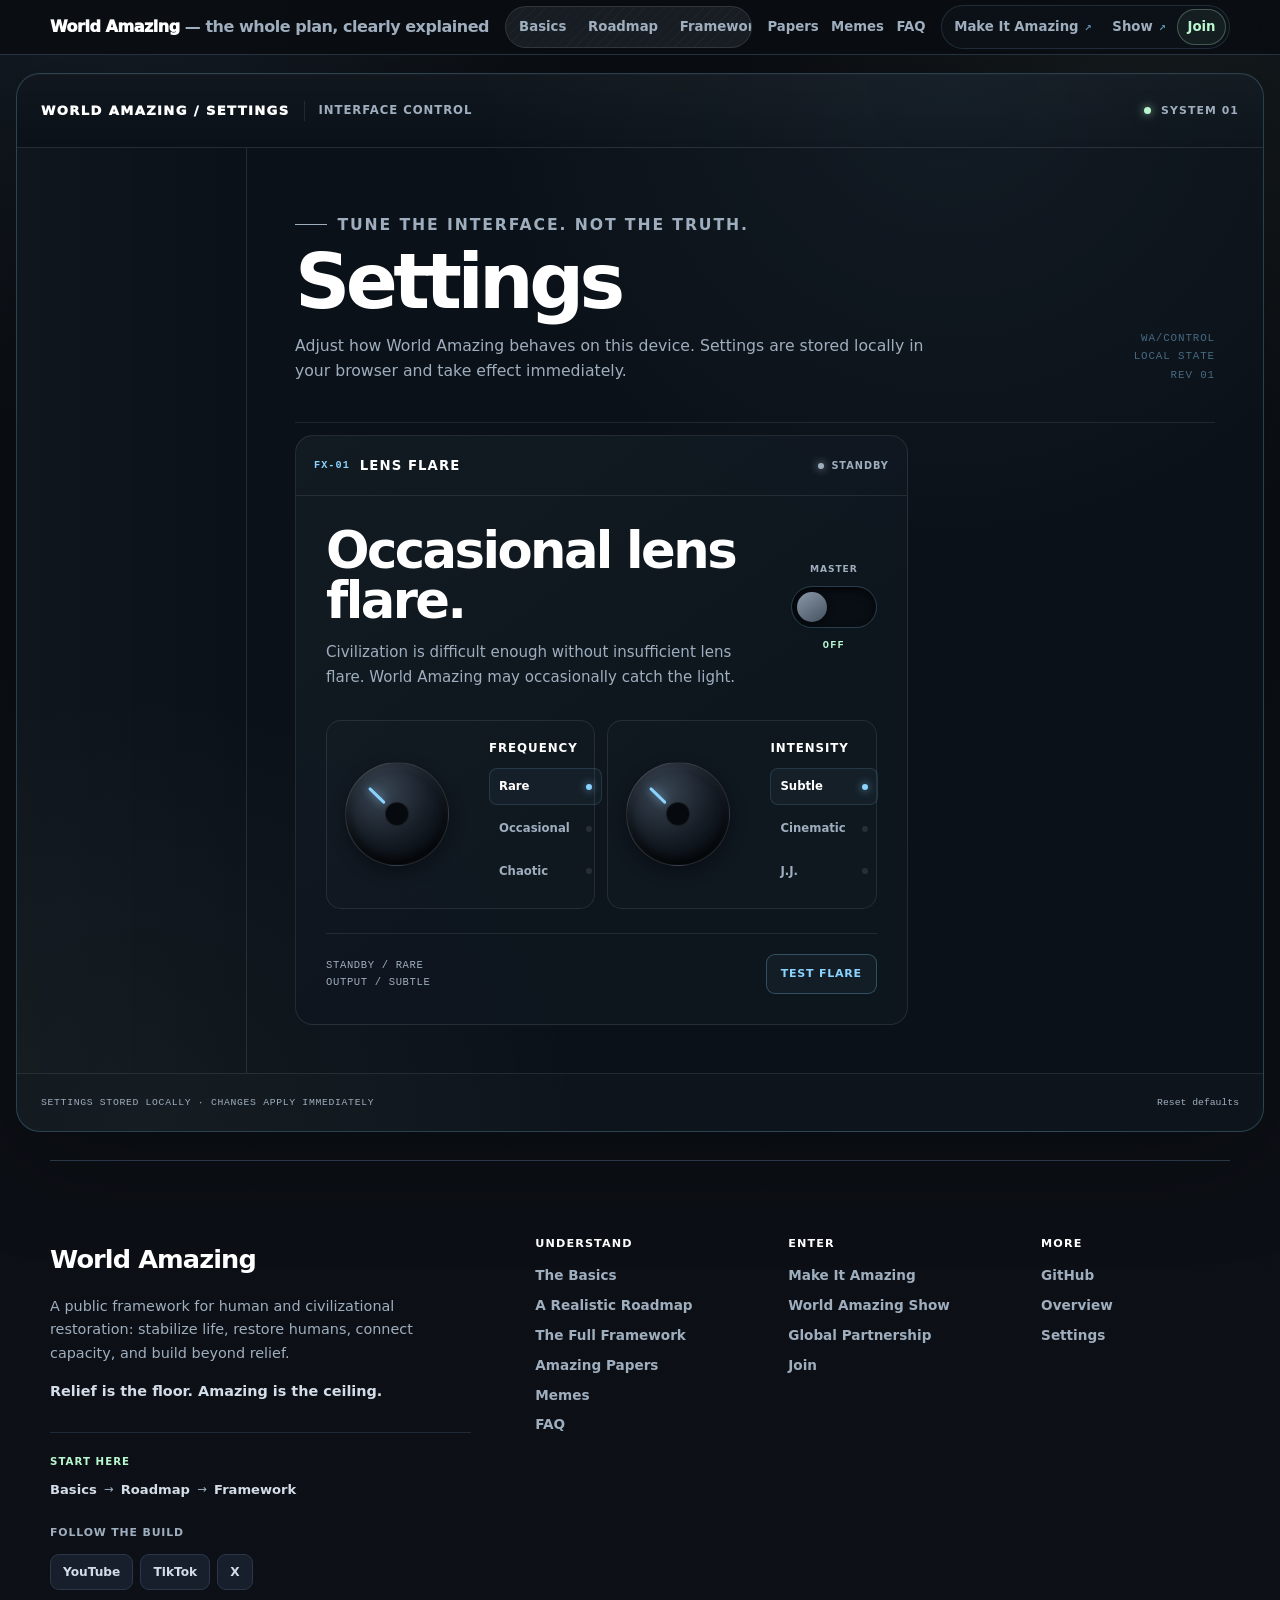
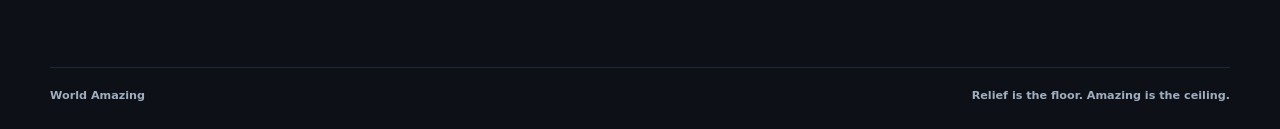
<file: docs/settings.html>
<!doctype html>
<html lang="en">

<head>
  <meta charset="utf-8">
  <meta name="viewport" content="width=device-width, initial-scale=1">
  <meta name="color-scheme" content="dark only">
  <meta name="darkreader-lock">
  <meta name="description" content="Tune the World Amazing interface.">

  <title>Settings — World Amazing</title>

  <link rel="stylesheet" href="assets/main.css">
  <link rel="stylesheet" href="assets/global-nav.css" />
  <link rel="stylesheet" href="assets/footer.css" />

  <style>
    /* =========================================================
       SETTINGS / COCKPIT
       ========================================================= */

    :root {
      --settings-panel: rgba(15, 22, 31, 0.92);
      --settings-panel-2: rgba(20, 29, 39, 0.92);
      --settings-line: rgba(255, 255, 255, 0.09);
      --settings-line-bright: rgba(139, 211, 255, 0.24);
      --settings-glow: rgba(139, 211, 255, 0.12);
      --settings-green-glow: rgba(185, 247, 207, 0.12);
    }


    body {
      min-height: 100vh;
      overflow-x: hidden;
    }


    .settings-shell {
      width: min(1500px, calc(100% - 32px));
      min-height: calc(100vh - 110px);

      margin: 18px auto 28px;

      border: 1px solid var(--settings-line-bright);
      border-radius: 24px;

      overflow: hidden;

      background:
        radial-gradient(
          circle at 75% 0%,
          rgba(139, 211, 255, 0.055),
          transparent 30rem
        ),
        radial-gradient(
          circle at 10% 100%,
          rgba(185, 247, 207, 0.04),
          transparent 28rem
        ),
        #0b1118;

      box-shadow:
        0 30px 100px rgba(0, 0, 0, 0.28),
        inset 0 1px rgba(255, 255, 255, 0.025);
    }


    /* =========================================================
       CONSOLE HEADER
       ========================================================= */

    .settings-console-head {
      display: flex;
      justify-content: space-between;
      gap: 2rem;
      align-items: center;

      min-height: 74px;
      padding: 0 24px;

      border-bottom: 1px solid var(--settings-line);

      background:
        linear-gradient(
          180deg,
          rgba(255, 255, 255, 0.025),
          transparent
        );
    }


    .settings-console-head__title {
      display: flex;
      align-items: center;
      gap: 14px;
    }


    .settings-console-head__title strong {
      color: var(--white);

      font-size: 0.82rem;
      font-weight: 950;
      letter-spacing: 0.105em;
      text-transform: uppercase;
    }


    .settings-console-head__divider {
      width: 1px;
      height: 20px;

      background: var(--settings-line);
    }


    .settings-console-head__title span {
      color: var(--muted);

      font-size: 0.73rem;
      font-weight: 800;
      letter-spacing: 0.08em;
      text-transform: uppercase;
    }


    .settings-console-head__status {
      display: flex;
      align-items: center;
      gap: 10px;

      color: var(--muted);

      font-size: 0.68rem;
      font-weight: 850;
      letter-spacing: 0.1em;
      text-transform: uppercase;
    }


    .status-light {
      width: 7px;
      height: 7px;

      border-radius: 50%;

      background: var(--green);

      box-shadow:
        0 0 8px rgba(185, 247, 207, 0.7),
        0 0 22px rgba(185, 247, 207, 0.25);
    }


    /* =========================================================
       MAIN GRID
       ========================================================= */

    .settings-console {
      display: grid;
      grid-template-columns: 230px minmax(0, 1fr);

      min-height: calc(100vh - 230px);
    }


    /* =========================================================
       LEFT CONTROL RAIL
       ========================================================= */

    .settings-rail {
      display: flex;
      flex-direction: column;

      padding: 22px 14px;

      border-right: 1px solid var(--settings-line);

      background:
        linear-gradient(
          90deg,
          rgba(255, 255, 255, 0.018),
          transparent
        );
    }


    .settings-rail__label {
      padding: 0 10px 12px;

      color: var(--muted);

      font-size: 0.64rem;
      font-weight: 900;
      letter-spacing: 0.12em;
      text-transform: uppercase;
    }


    .settings-rail button {
      position: relative;

      display: flex;
      justify-content: space-between;
      align-items: center;

      width: 100%;

      padding: 12px 10px;

      border: 0;
      border-radius: 10px;

      color: var(--muted);
      background: transparent;

      font: inherit;
      font-size: 0.8rem;
      font-weight: 850;
      text-align: left;

      cursor: default;
    }


    .settings-rail button.is-active {
      color: var(--white);

      background:
        linear-gradient(
          90deg,
          rgba(139, 211, 255, 0.08),
          transparent
        );
    }


    .settings-rail button.is-active::before {
      content: "";

      position: absolute;
      left: 0;
      top: 9px;
      bottom: 9px;

      width: 2px;

      border-radius: 999px;

      background: var(--blue);

      box-shadow:
        0 0 12px rgba(139, 211, 255, 0.5);
    }


    .settings-rail button[disabled] {
      opacity: 0.38;
    }


    .settings-rail__coming {
      color: var(--muted);

      font-size: 0.54rem;
      letter-spacing: 0.08em;
      text-transform: uppercase;
    }


    /* =========================================================
       MAIN PANEL
       ========================================================= */

    .settings-main {
      padding:
        clamp(24px, 4vw, 48px);
    }


    .settings-intro {
      display: flex;
      justify-content: space-between;
      gap: 3rem;
      align-items: end;

      padding-bottom: clamp(22px, 4vw, 38px);

      border-bottom: 1px solid var(--settings-line);
    }


    .settings-intro__copy {
      max-width: 800px;
    }


    .settings-intro .eyebrow {
      margin-bottom: 0.6rem;
    }


    .settings-intro h1 {
      max-width: 850px;

      font-size: clamp(2.8rem, 6vw, 5.3rem);
      line-height: 0.9;
      letter-spacing: -0.06em;
    }


    .settings-intro p {
      max-width: 650px;

      margin-top: 1rem;

      color: var(--muted);

      font-size: 0.98rem;
      line-height: 1.65;
    }


    .settings-intro__code {
      flex: none;

      color: rgba(139, 211, 255, 0.45);

      font-family: ui-monospace, SFMono-Regular, Menlo, monospace;
      font-size: 0.68rem;
      letter-spacing: 0.08em;
      line-height: 1.7;
      text-align: right;
      text-transform: uppercase;
    }


    /* =========================================================
       INSTRUMENT AREA
       ========================================================= */

    .instrument-grid {
      display: grid;
      grid-template-columns:
        minmax(0, 1.35fr)
        minmax(270px, 0.65fr);

      gap: 12px;

      margin-top: 12px;
    }


    .instrument {
      position: relative;

      border: 1px solid var(--settings-line);
      border-radius: 18px;

      overflow: hidden;

      background:
        linear-gradient(
          145deg,
          rgba(255, 255, 255, 0.022),
          transparent 60%
        ),
        var(--settings-panel);
    }


    .instrument__head {
      display: flex;
      justify-content: space-between;
      gap: 1.5rem;
      align-items: center;

      min-height: 60px;
      padding: 0 18px;

      border-bottom: 1px solid var(--settings-line);
    }


    .instrument__title {
      display: flex;
      align-items: center;
      gap: 10px;
    }


    .instrument__title span {
      color: var(--blue);

      font-family: ui-monospace, SFMono-Regular, Menlo, monospace;
      font-size: 0.64rem;
      font-weight: 900;
      letter-spacing: 0.1em;
    }


    .instrument__title strong {
      color: var(--white);

      font-size: 0.83rem;
      font-weight: 900;
      letter-spacing: 0.08em;
      text-transform: uppercase;
    }


    .instrument__state {
      display: flex;
      align-items: center;
      gap: 7px;

      color: var(--green);

      font-size: 0.61rem;
      font-weight: 900;
      letter-spacing: 0.1em;
      text-transform: uppercase;
    }


    .instrument__state::before {
      content: "";

      width: 6px;
      height: 6px;

      border-radius: 50%;

      background: currentColor;

      box-shadow:
        0 0 9px currentColor;
    }


    .instrument__body {
      padding:
        clamp(20px, 3vw, 30px);
    }


    /* =========================================================
       LENS FLARE MASTER PANEL
       ========================================================= */

    .flare-master {
      min-height: 480px;
    }


    .flare-master__top {
      display: grid;
      grid-template-columns:
        minmax(0, 1fr)
        auto;

      gap: 2rem;
      align-items: center;
    }


    .flare-master h2 {
      max-width: 600px;

      font-size: clamp(2rem, 4vw, 3.7rem);
      line-height: 0.97;
      letter-spacing: -0.05em;
    }


    .flare-master__description {
      max-width: 660px;

      margin-top: 0.9rem;

      color: var(--muted);

      font-size: 0.94rem;
      line-height: 1.65;
    }


    /* =========================================================
       MASTER SWITCH
       ========================================================= */

    .master-switch {
      display: grid;
      justify-items: center;
      gap: 9px;
    }


    .master-switch__label {
      color: var(--muted);

      font-size: 0.57rem;
      font-weight: 900;
      letter-spacing: 0.1em;
      text-transform: uppercase;
    }


    .toggle {
      position: relative;

      width: 86px;
      height: 42px;

      padding: 0;

      border: 1px solid var(--settings-line-bright);
      border-radius: 999px;

      background: #090e14;

      cursor: pointer;

      box-shadow:
        inset 0 3px 8px rgba(0, 0, 0, 0.65);
    }


    .toggle::before {
      content: "";

      position: absolute;
      top: 5px;
      left: 5px;

      width: 30px;
      height: 30px;

      border-radius: 50%;

      background:
        linear-gradient(
          145deg,
          #8b99a8,
          #43505f
        );

      box-shadow:
        0 2px 6px rgba(0, 0, 0, 0.55);

      transition:
        transform 170ms ease,
        background 170ms ease,
        box-shadow 170ms ease;
    }


    .toggle[aria-pressed="true"] {
      border-color: rgba(185, 247, 207, 0.35);

      background:
        rgba(185, 247, 207, 0.065);
    }


    .toggle[aria-pressed="true"]::before {
      transform: translateX(44px);

      background:
        radial-gradient(
          circle at 35% 30%,
          #ffffff,
          var(--green) 42%,
          #64af81
        );

      box-shadow:
        0 0 11px rgba(185, 247, 207, 0.7),
        0 0 27px rgba(185, 247, 207, 0.28);
    }


    .master-switch__value {
      color: var(--green);

      font-family: ui-monospace, SFMono-Regular, Menlo, monospace;
      font-size: 0.64rem;
      font-weight: 900;
      letter-spacing: 0.12em;
    }


    /* =========================================================
       ROTARY CONTROLS
       ========================================================= */

    .flare-controls {
      display: grid;
      grid-template-columns:
        repeat(2, minmax(0, 1fr));

      gap: 12px;

      margin-top: 30px;
    }


    .rotary-panel {
      display: grid;
      grid-template-columns:
        120px minmax(0, 1fr);

      gap: clamp(1rem, 2vw, 1.5rem);
      align-items: center;

      padding: 18px;

      border: 1px solid var(--settings-line);
      border-radius: 15px;

      background:
        rgba(255, 255, 255, 0.012);
    }


    .rotary {
      --rotation: -46deg; /* default to min */

      position: relative;

      width: 104px;
      aspect-ratio: 1;

      border: 1px solid rgba(255, 255, 255, 0.11);
      border-radius: 50%;

      background:
        radial-gradient(
          circle at 35% 28%,
          #394553,
          #171e27 48%,
          #090e14 75%
        );

      box-shadow:
        inset 0 3px 9px rgba(255, 255, 255, 0.06),
        inset 0 -6px 12px rgba(0, 0, 0, 0.7),
        0 6px 16px rgba(0, 0, 0, 0.35);
    }


    .rotary::before {
      content: "";

      position: absolute;
      top: 13px;
      left: 50%;

      width: 3px;
      height: 22px;

      border-radius: 999px;

      background: var(--blue);

      box-shadow:
        0 0 8px rgba(139, 211, 255, 0.7);

      transform:
        translateX(-50%)
        rotate(var(--rotation));

      transform-origin: 50% 39px;

      transition: transform 180ms ease;
    }


    .rotary::after {
      content: "";

      position: absolute;
      inset: 39px;

      border-radius: 50%;

      background: #060a0e;

      box-shadow:
        inset 0 0 0 1px rgba(255, 255, 255, 0.08);
    }


    .rotary-controls__label {
      color: var(--white);

      font-size: 0.74rem;
      font-weight: 900;
      letter-spacing: 0.08em;
      text-transform: uppercase;
    }


    .rotary-options {
      display: grid;
      gap: 5px;

      margin-top: 10px;
    }


    .rotary-options button {
      display: flex;
      justify-content: space-between;
      gap: 1rem;
      align-items: center;

      width: 100%;

      padding: 8px 9px;

      border: 1px solid transparent;
      border-radius: 8px;

      color: var(--muted);
      background: transparent;

      font: inherit;
      font-size: 0.73rem;
      font-weight: 800;

      cursor: pointer;
    }


    .rotary-options button::after {
      content: "";

      width: 6px;
      height: 6px;

      border-radius: 50%;

      background: rgba(255, 255, 255, 0.1);
    }


    .rotary-options button.is-selected {
      border-color: rgba(139, 211, 255, 0.14);

      color: var(--white);

      background:
        rgba(139, 211, 255, 0.045);
    }


    .rotary-options button.is-selected::after {
      background: var(--blue);

      box-shadow:
        0 0 9px rgba(139, 211, 255, 0.8);
    }


    /* =========================================================
       PREVIEW
       ========================================================= */

    .flare-preview {
      display: flex;
      justify-content: space-between;
      gap: 1rem;
      align-items: center;

      margin-top: 24px;
      padding-top: 20px;

      border-top: 1px solid var(--settings-line);
    }


    .flare-preview__status {
      color: var(--muted);

      font-family: ui-monospace, SFMono-Regular, Menlo, monospace;
      font-size: 0.66rem;
      letter-spacing: 0.06em;
      line-height: 1.6;
      text-transform: uppercase;
    }


    .console-button {
      padding: 10px 14px;

      border: 1px solid rgba(139, 211, 255, 0.28);
      border-radius: 9px;

      color: var(--blue);

      background:
        rgba(139, 211, 255, 0.045);

      font: inherit;
      font-size: 0.69rem;
      font-weight: 900;
      letter-spacing: 0.07em;
      text-transform: uppercase;

      cursor: pointer;
    }


    .console-button:hover,
    .console-button:focus-visible {
      border-color: var(--blue);

      color: var(--white);

      background:
        rgba(139, 211, 255, 0.08);
    }


    /* =========================================================
       INFO PANEL
       ========================================================= */

    .flare-info {
      min-height: 480px;
    }


    .flare-info__body {
      display: grid;
      gap: 18px;
    }


    .readout {
      padding-bottom: 16px;

      border-bottom: 1px solid var(--settings-line);
    }


    .readout:last-child {
      padding-bottom: 0;

      border-bottom: 0;
    }


    .readout span {
      display: block;

      color: var(--muted);

      font-size: 0.61rem;
      font-weight: 900;
      letter-spacing: 0.1em;
      text-transform: uppercase;
    }


    .readout strong {
      display: block;

      margin-top: 0.5rem;

      color: var(--white);

      font-size: 0.92rem;
      line-height: 1.5;
    }


    .readout--fun strong {
      color: var(--green);
    }


    /* =========================================================
       COMING SOON MODULES
       ========================================================= */

    .future-grid {
      display: grid;
      grid-template-columns:
        repeat(4, minmax(0, 1fr));

      gap: 10px;

      margin-top: 12px;
    }


    .future-module {
      position: relative;

      min-height: 150px;

      padding: 18px;

      border: 1px solid var(--settings-line);
      border-radius: 15px;

      overflow: hidden;

      background:
        rgba(255, 255, 255, 0.009);

      opacity: 0.42;
    }


    .future-module__status {
      color: var(--muted);

      font-size: 0.56rem;
      font-weight: 900;
      letter-spacing: 0.09em;
      text-transform: uppercase;
    }


    .future-module strong {
      display: block;

      margin-top: 1.1rem;

      color: var(--white);

      font-size: 1rem;
    }


    .future-module p {
      margin-top: 0.5rem;

      color: var(--muted);

      font-size: 0.78rem;
      line-height: 1.5;
    }


    .future-module::after {
      content: "COMING SOON";

      position: absolute;
      right: 12px;
      bottom: 10px;

      color: rgba(255, 255, 255, 0.11);

      font-family: ui-monospace, SFMono-Regular, Menlo, monospace;
      font-size: 0.54rem;
      font-weight: 900;
      letter-spacing: 0.08em;
    }


    /* =========================================================
       CONSOLE FOOT
       ========================================================= */

    .settings-console-foot {
      display: flex;
      justify-content: space-between;
      gap: 2rem;
      align-items: center;

      min-height: 58px;
      padding: 0 24px;

      border-top: 1px solid var(--settings-line);

      color: var(--muted);

      background:
        rgba(255, 255, 255, 0.01);

      font-family: ui-monospace, SFMono-Regular, Menlo, monospace;
      font-size: 0.61rem;
      letter-spacing: 0.07em;
      text-transform: uppercase;
    }


    .settings-console-foot button {
      padding: 0;

      border: 0;

      color: var(--muted);
      background: transparent;

      font: inherit;

      cursor: pointer;
    }


    .settings-console-foot button:hover,
    .settings-console-foot button:focus-visible {
      color: var(--white);
    }


    /* =========================================================
       RESPONSIVE
       ========================================================= */

    @media (max-width: 1050px) {

      .settings-console {
        grid-template-columns: 1fr;
      }

      .settings-rail {
        flex-direction: row;
        gap: 4px;

        overflow-x: auto;

        border-right: 0;
        border-bottom: 1px solid var(--settings-line);
      }

      .settings-rail__label {
        display: none;
      }

      .settings-rail button {
        width: auto;
        flex: none;
      }

      .settings-rail button.is-active::before {
        top: auto;
        right: 10px;
        bottom: 0;
        left: 10px;

        width: auto;
        height: 2px;
      }

      .instrument-grid {
        grid-template-columns: 1fr;
      }

      .flare-master,
      .flare-info {
        min-height: 0;
      }

      .future-grid {
        grid-template-columns:
          repeat(2, minmax(0, 1fr));
      }

    }


    @media (max-width: 720px) {

      .settings-shell {
        width: min(100% - 16px, 1500px);

        margin-top: 8px;

        border-radius: 16px;
      }

      .settings-console-head {
        min-height: 62px;
        padding: 0 14px;
      }

      .settings-console-head__title span,
      .settings-console-head__divider {
        display: none;
      }

      .settings-console-head__status {
        font-size: 0.58rem;
      }

      .settings-main {
        padding: 18px;
      }

      .settings-intro {
        display: block;
      }

      .settings-intro__code {
        margin-top: 1.5rem;

        text-align: left;
      }

      .flare-master__top {
        grid-template-columns: 1fr;
      }

      .master-switch {
        justify-items: start;
      }

      .flare-controls {
        grid-template-columns: 1fr;
      }

      .rotary-panel {
        grid-template-columns: 100px minmax(0, 1fr);
      }

      .rotary {
        width: 90px;
      }

      .rotary::before {
        transform-origin: 50% 33px;
      }

      .future-grid {
        grid-template-columns: 1fr;
      }

      .settings-console-foot {
        flex-direction: column;
        align-items: flex-start;

        padding: 14px;

        line-height: 1.5;
      }

    }
  </style>
</head>


<body>

  <header class="site-header topbar-wrap">
  
    <div class="shell topbar">
  
      <a class="brand" href="index.html#top">
        <span class="brand__full">World Amazing</span>
        <span class="brand__short">WA</span>
        <span class="brand__tagline">— the whole plan, clearly explained</span>
      </a>
  
  
      <!-- DESKTOP NAV -->
  
      <nav class="nav" aria-label="Primary navigation">
  
        <div class="nav__docs">
          <a href="basics.html">Basics</a>
          <a href="roadmap.html">Roadmap</a>
          <a href="framework.html">Framework</a>
        </div>
  
  
        <div class="nav__explore">
          <a href="papers.html">Papers</a>
          <a href="memes.html">Memes</a>
          <a href="faq.html">FAQ</a>
        </div>
  
  
        <div class="nav__actions">
  
          <a href="https://makeitamazing.org/" target="_blank" rel="noopener">
            Make It Amazing
            <span class="nav__external" aria-hidden="true">↗</span>
          </a>
  
          <a href="https://worldamazing.org/show/" target="_blank" rel="noopener">
            Show
            <span class="nav__external" aria-hidden="true">↗</span>
          </a>
  
          <a class="nav__join" href="index.html#join">
            Join
          </a>
  
        </div>
  
      </nav>
  
  
      <!-- MOBILE ACTIONS -->
  
      <div class="nav__mobile-actions">
  
        <a class="nav__join" href="index.html#join">
          Join
        </a>
  
        <button class="nav__menu-button" type="button" aria-expanded="false" aria-controls="mobile-navigation">
          <span>More</span>
          <span class="nav__menu-chevron" aria-hidden="true"></span>
        </button>
  
      </div>
  
    </div>
  
  
    <!-- MOBILE MENU -->
  
    <nav class="nav-mobile" id="mobile-navigation" aria-label="Mobile navigation" hidden>
  
      <div class="shell nav-mobile__inner">
        <div class="nav-mobile__group">
        
          <span class="nav-mobile__label">
            Start here
          </span>
        
          <a href="basics.html">Basics</a>
          <a href="roadmap.html">Roadmap</a>
          <a href="framework.html">Framework</a>
        
        </div>
        
        
        <div class="nav-mobile__group">
        
          <span class="nav-mobile__label">
            Explore
          </span>
        
          <a href="papers.html">Papers</a>
          <a href="memes.html">Memes</a>
          <a href="faq.html">FAQ</a>
        
        </div>
        
        
        <div class="nav-mobile__group nav-mobile__group--enter">
        
          <span class="nav-mobile__label">
            Enter
          </span>
        
          <a href="https://makeitamazing.org/" target="_blank" rel="noopener">
            Make It Amazing ↗
          </a>
        
          <a href="https://worldamazing.org/show/" target="_blank" rel="noopener">
            Show ↗
          </a>
        
          <a href="index.html#join">
            Join
          </a>
        
        </div>
  
        
  
      </div>
  
    </nav>
  
  </header>


  <main>

    <div class="settings-shell">

      <!-- =====================================================
           CONSOLE HEADER
           ===================================================== -->

      <div class="settings-console-head">

        <div class="settings-console-head__title">

          <strong>
            World Amazing / Settings
          </strong>

          <span class="settings-console-head__divider"></span>

          <span>
            Interface control
          </span>

        </div>


        <div class="settings-console-head__status">

          <span class="status-light"></span>

          System 01

        </div>

      </div>


      <!-- =====================================================
           CONSOLE BODY
           ===================================================== -->

      <div class="settings-console">


        <!-- LEFT RAIL -->

        <aside class="settings-rail">

         

        </aside>


        <!-- MAIN -->

        <div class="settings-main">


          <!-- INTRO -->

          <section class="settings-intro">

            <div class="settings-intro__copy">

              <p class="eyebrow">
                Tune the interface. Not the truth.
              </p>

              <h1>
                Settings
              </h1>

              <p>
                Adjust how World Amazing behaves on this device.
                Settings are stored locally in your browser
                and take effect immediately.
              </p>

            </div>


            <div class="settings-intro__code">

              WA/CONTROL<br>
              LOCAL STATE<br>
              REV 01

            </div>

          </section>


          <!-- =================================================
               INSTRUMENTS
               ================================================= -->

          <div class="instrument-grid">


            <!-- LENS FLARE -->

            <section class="instrument flare-master">

              <div class="instrument__head">

                <div class="instrument__title">

                  <span>
                    FX-01
                  </span>

                  <strong>
                    Lens flare
                  </strong>

                </div>


                <span
                  class="instrument__state"
                  id="flare-state"
                >
                  Standby
                </span>

              </div>


              <div class="instrument__body">


                <div class="flare-master__top">

                  <div>

                    <h2>
                      Occasional lens flare.
                    </h2>

                    <p class="flare-master__description">
                      Civilization is difficult enough
                      without insufficient lens flare.
                      World Amazing may occasionally catch the light.
                    </p>

                  </div>


                  <div class="master-switch">

                    <span class="master-switch__label">
                      Master
                    </span>

                    <button
                      class="toggle"
                      id="flare-toggle"
                      type="button"
                      role="switch"
                      aria-checked="false"
                      aria-pressed="false"
                      aria-label="Occasional lens flare"
                    ></button>

                    <span
                      class="master-switch__value"
                      id="flare-toggle-value"
                    >
                      OFF
                    </span>

                  </div>

                </div>


                <!-- ROTARIES -->

                <div class="flare-controls">


                  <!-- FREQUENCY -->

                  <div class="rotary-panel">

                    <div
                      class="rotary"
                      id="frequency-knob"
                      aria-hidden="true"
                    ></div>


                    <div>

                      <div class="rotary-controls__label">
                        Frequency
                      </div>

                      <div
                        class="rotary-options"
                        id="frequency-options"
                      >

                        <button
                          class="is-selected"
                          type="button"
                          data-value="rare"
                        >
                          Rare
                        </button>

                        <button
                          type="button"
                          data-value="occasional"
                        >
                          Occasional
                        </button>

                        <button
                          type="button"
                          data-value="chaotic"
                        >
                          Chaotic
                        </button>

                      </div>

                    </div>

                  </div>


                  <!-- INTENSITY -->

                  <div class="rotary-panel">

                    <div
                      class="rotary"
                      id="intensity-knob"
                      aria-hidden="true"
                    ></div>


                    <div>

                      <div class="rotary-controls__label">
                        Intensity
                      </div>

                      <div
                        class="rotary-options"
                        id="intensity-options"
                      >

                        <button
                          class="is-selected"
                          type="button"
                          data-value="subtle"
                        >
                          Subtle
                        </button>

                        <button
                          type="button"
                          data-value="cinematic"
                        >
                          Cinematic
                        </button>

                        <button
                          type="button"
                          data-value="jj"
                        >
                          J.J.
                        </button>

                      </div>

                    </div>

                  </div>

                </div>


                <!-- PREVIEW -->

                <div class="flare-preview">

                  <div
                    class="flare-preview__status"
                    id="flare-readout"
                  >
                    STANDBY / RARE <br>
                    OUTPUT / SUBTLE
                  </div>


                  <button
                    class="console-button"
                    id="flare-preview"
                    type="button"
                  >
                    Test flare
                  </button>

                </div>

              </div>

            </section>


            

            

          </div>


          

        </div>

      </div>


      <!-- =====================================================
           CONSOLE FOOT
           ===================================================== -->

      <div class="settings-console-foot">

        <span id="settings-save-status">
          Settings stored locally · changes apply immediately
        </span>

        <button
          id="reset-settings"
          type="button"
        >
          Reset defaults
        </button>

      </div>

    </div>


    <div class="shell">
      <footer class="site-footer">
      
        <div class="footer-grid">
      
      
          <!-- ===================================================
                   WORLD AMAZING
                   =================================================== -->
      
          <div class="footer-brand">
      
            <a class="footer-brand__name" href="index.html">
              World Amazing
            </a>
      
            <p>
              A public framework for human and civilizational restoration:
              stabilize life, restore humans, connect capacity,
              and build beyond relief.
            </p>
      
            <p class="footer-brand__line">
              Relief is the floor. Amazing is the ceiling.
            </p>
      
      
            <div class="footer-path">
      
              <span>
                Start here
              </span>
      
              <div class="footer-path__links">
      
                <a href="basics.html">
                  Basics
                </a>
      
                <span aria-hidden="true">
                  →
                </span>
      
                <a href="roadmap.html">
                  Roadmap
                </a>
      
                <span aria-hidden="true">
                  →
                </span>
      
                <a href="framework.html">
                  Framework
                </a>
      
              </div>
      
            </div>

            <div class="footer-social">
            
              <span>Follow the build</span>
            
              <div class="wa-social-links">
                <a href="https://www.youtube.com/@worldamazinghq" target="_blank" rel="noopener">YouTube</a>
                <a href="https://www.tiktok.com/@worldamazinghq" target="_blank" rel="noopener">TikTok</a>
                <a href="https://x.com/worldamazinghq" target="_blank" rel="noopener">X</a>
              </div>
            
            </div>
      
          </div>
      
      
          <!-- ===================================================
                   UNDERSTAND
                   =================================================== -->
      
          <div class="footer-group">
      
            <h4>
              Understand
            </h4>
      
            <div class="footer-links">
      
              <a href="basics.html">
                The Basics
              </a>
      
              <a href="roadmap.html">
                A Realistic Roadmap
              </a>
      
              <a href="framework.html">
                The Full Framework
              </a>
      
              <a href="papers.html">
                Amazing Papers
              </a>
      
              <a href="memes.html">
                Memes
              </a>
      
              <a href="faq.html">
                FAQ
              </a>
      
            </div>
      
          </div>
      
      
          <!-- ===================================================
                   ENTER
                   =================================================== -->
      
          <div class="footer-group">
      
            <h4>
              Enter
            </h4>
      
            <div class="footer-links">
      
              <a href="https://makeitamazing.org/" target="_blank" rel="noopener">
                Make It Amazing
              </a>
      
              <a href="https://worldamazing.org/show/" target="_blank" rel="noopener">
                World Amazing Show
              </a>
      
              <a href="https://whomanatee.org/" target="_blank" rel="noopener">
                Global Partnership
              </a>
      
              <a href="index.html#join">
                Join
              </a>
      
            </div>
      
          </div>
      
      
          <!-- ===================================================
                   MORE
                   =================================================== -->
      
          <div class="footer-group">
      
            <h4>
              More
            </h4>
      
            <div class="footer-links">
      
              <a href="https://github.com/worldamazing/plan" target="_blank" rel="noopener">
                GitHub
              </a>
      
              <a href="https://github.com/worldamazing/plan/blob/main/docs/overview.md" target="_blank" rel="noopener">
                Overview
              </a>
      
              <a href="settings.html">
                Settings
              </a>
      
            </div>
      
          </div>
      
      
        </div>
      
      
        <!-- =======================================================
               BOTTOM
               ======================================================= -->
      
        <div class="footer-bottom">
      
          <span>
            World Amazing
          </span>
      
          <span>
            Relief is the floor. Amazing is the ceiling.
          </span>
      
        </div>
      
      </footer>
    </div>

  </main>


  <!-- SHARED SETTINGS / EFFECT ENGINE -->

  <script src="assets/topbar.js"></script>
  <script src="assets/site-settings.js"></script>
  


  <!-- SETTINGS UI -->

  <script>
    (() => {
      const api = window.WASettings;

      if (!api) {
        return;
      }

      const toggle =
        document.querySelector("#flare-toggle");

      const toggleValue =
        document.querySelector("#flare-toggle-value");

      const stateLabel =
        document.querySelector("#flare-state");

      const readout =
        document.querySelector("#flare-readout");

      const frequencyKnob =
        document.querySelector("#frequency-knob");

      const intensityKnob =
        document.querySelector("#intensity-knob");

      const frequencyButtons = [
        ...document.querySelectorAll(
          "#frequency-options button"
        )
      ];

      const intensityButtons = [
        ...document.querySelectorAll(
          "#intensity-options button"
        )
      ];

      const previewButton =
        document.querySelector("#flare-preview");

      const resetButton =
        document.querySelector("#reset-settings");

      const saveStatus =
        document.querySelector("#settings-save-status");


      const rotations = {
        rare: "-46deg",
        occasional: "0deg",
        chaotic: "46deg",

        subtle: "-46deg",
        cinematic: "0deg",
        jj: "46deg"
      };


      function updateButtons(buttons, value) {
        buttons.forEach((button) => {
          button.classList.toggle(
            "is-selected",
            button.dataset.value === value
          );
        });
      }


      function render() {
        const settings = api.get();

        const flare = settings.lensFlare;

        toggle.setAttribute(
          "aria-pressed",
          String(flare.enabled)
        );

        toggle.setAttribute(
          "aria-checked",
          String(flare.enabled)
        );

        toggleValue.textContent =
          flare.enabled ? "ON" : "OFF";

        stateLabel.textContent =
          flare.enabled ? "Active" : "Standby";

        stateLabel.style.color =
          flare.enabled
            ? "var(--green)"
            : "var(--muted)";

        updateButtons(
          frequencyButtons,
          flare.frequency
        );

        updateButtons(
          intensityButtons,
          flare.intensity
        );

        frequencyKnob.style.setProperty(
          "--rotation",
          rotations[flare.frequency]
        );

        intensityKnob.style.setProperty(
          "--rotation",
          rotations[flare.intensity]
        );

        readout.innerHTML =
          `${flare.enabled ? "AUTO" : "STANDBY"} / ` +
          `${flare.frequency.toUpperCase()}<br>` +
          `OUTPUT / ${flare.intensity === "jj"
            ? "J.J."
            : flare.intensity.toUpperCase()
          }`;
      }


      function showSaved() {
        saveStatus.textContent =
          "Saved locally · changes apply immediately";

        clearTimeout(showSaved.timer);

        showSaved.timer = setTimeout(() => {
          saveStatus.textContent =
            "Settings stored locally · changes apply immediately";
        }, 1800);
      }


      toggle.addEventListener("click", () => {
        const settings = api.get();

        api.set({
          lensFlare: {
            ...settings.lensFlare,
            enabled: !settings.lensFlare.enabled
          }
        });

        render();
        showSaved();
      });


      frequencyButtons.forEach((button) => {
        button.addEventListener("click", () => {
          const settings = api.get();

          api.set({
            lensFlare: {
              ...settings.lensFlare,
              frequency: button.dataset.value
            }
          });

          render();
          showSaved();
        });
      });


      intensityButtons.forEach((button) => {
        button.addEventListener("click", () => {
          const settings = api.get();

          api.set({
            lensFlare: {
              ...settings.lensFlare,
              intensity: button.dataset.value
            }
          });

          render();
          showSaved();
        });
      });


      previewButton.addEventListener("click", () => {
        api.previewLensFlare();
      });


      resetButton.addEventListener("click", () => {
        api.reset();

        render();

        saveStatus.textContent =
          "Defaults restored";

        clearTimeout(showSaved.timer);

        showSaved.timer = setTimeout(() => {
          saveStatus.textContent =
            "Settings stored locally · changes apply immediately";
        }, 1800);
      });


      window.addEventListener(
        "wa:settingschange",
        render
      );


      render();
    })();
  </script>

</body>

</html>
</file>
<file: docs/assets/main.css>
:root {
    color-scheme: dark;

    --bg: #0a0d12;
    --bg-soft: #0f141b;
    --surface: #111722;
    --surface-2: #171f2d;
    --surface-3: #202a3a;

    --line: #2b3749;
    --line-soft: #202936;

    --text: #eef3f8;
    --soft: #d4dde7;
    --muted: #9faebe;
    --white: #ffffff;

    --blue: #8bd3ff;
    --blue-strong: #58a6ff;
    --green: #b9f7cf;
    --green-strong: #2ea043;
    --warm: #ffd89a;
    --red: #ff9f9f;

    --max: 1180px;
    --measure: 920px;

    --radius-sm: 12px;
    --radius-md: 16px;
    --radius-lg: 22px;
    --radius-pill: 999px;

    --space-1: 0.5rem;
    --space-2: 0.75rem;
    --space-3: 1rem;
    --space-4: 1.5rem;
    --space-5: 2rem;
    --space-6: 3rem;
    --space-7: 4.5rem;
    --space-8: 6rem;

    --shadow: 0 24px 70px rgba(0, 0, 0, 0.28);
}

* {
    box-sizing: border-box;
}

html {
    scroll-behavior: smooth;
    scroll-padding-top: 90px;
}

body {
    margin: 0;
    color: var(--text);
    background:
        radial-gradient(circle at 10% 0%, rgba(139, 211, 255, 0.08), transparent 28rem),
        radial-gradient(circle at 90% 6%, rgba(185, 247, 207, 0.06), transparent 26rem),
        linear-gradient(180deg, var(--bg) 0%, #0d1117 100%);
    font-family:
        Inter,
        ui-sans-serif,
        system-ui,
        -apple-system,
        BlinkMacSystemFont,
        "Segoe UI",
        sans-serif;
    line-height: 1.65;
}

a {
    color: inherit;
}

p {
    margin: 0;
}

p+p {
    margin-top: 0.9rem;
}

strong {
    color: var(--white);
}

h1,
h2,
h3,
h4 {
    margin: 0;
    color: var(--white);
    line-height: 1.08;
    letter-spacing: -0.03em;
}

h1 {
    max-width: 8.8ch;
    font-size: clamp(3.8rem, 9vw, 7.2rem);
    line-height: 1;
}

h2 {
    max-width: 15ch;
    font-size: clamp(2.2rem, 5vw, 4.6rem);
}

h3 {
    font-size: 1.35rem;
}

h4 {
    font-size: 1rem;
}

.shell {
    width: min(calc(100% - 32px), var(--max));
    margin-inline: auto;
}

.measure {
    max-width: var(--measure);
}

.section {
    padding: var(--space-8) 0;
    border-top: 1px solid var(--line-soft);
}

.section-header {
    max-width: 1010px;
}

.section-lead {
    max-width: 1010px;
    margin-top: 1.5rem;
    color: var(--soft);
    font-size: 1.08rem;
}

.eyebrow,
.tag {
    display: inline-flex;
    align-items: center;
    color: var(--blue);
    text-transform: uppercase;
    letter-spacing: 0.12em;
    font-weight: 900;
}

.eyebrow {
    gap: 0.65rem;
    margin-bottom: 1.2rem;
    font-size: 0.88rem;
}

.eyebrow::before {
    content: "";
    width: 2rem;
    height: 1px;
    background: currentColor;
}

.tag {
    margin-bottom: 0.75rem;
    font-size: 0.72rem;
}

.stack {
    display: grid;
    gap: var(--space-4);
}

.stack--tight {
    gap: var(--space-3);
}

.cluster {
    margin-top: var(--space-6);
}

.grid {
    display: grid;
    gap: var(--space-4);
}

.grid--2 {
    grid-template-columns: repeat(2, minmax(0, 1fr));
}

.grid--3 {
    grid-template-columns: repeat(3, minmax(0, 1fr));
}

.grid--4 {
    grid-template-columns: repeat(4, minmax(0, 1fr));
}

.split {
    display: grid;
    grid-template-columns: minmax(250px, 0.72fr) minmax(0, 1.28fr);
    gap: 2.2rem;
    align-items: start;
}

.panel,
.card,
.numbered-row {
    border: 1px solid var(--line);
    border-radius: var(--radius-lg);
    background: var(--surface);
}

.panel {
    padding: 1.9rem;
}

.card {
    padding: 1.6rem;
    background:
        linear-gradient(180deg,
            var(--surface),
            var(--bg-soft));
}

.card p,
.panel p,
.numbered-row p {
    color: var(--muted);
}

.panel--blue {
    border-top: 3px solid var(--blue-strong);
    background:
        radial-gradient(circle at top left, rgba(139, 211, 255, 0.07), transparent 45%),
        var(--surface);
}

.panel--green {
    border-top: 3px solid var(--green-strong);
    background:
        radial-gradient(circle at top left, rgba(185, 247, 207, 0.07), transparent 45%),
        var(--surface);
}

.panel--warm {
    border-top: 3px solid var(--warm);
    background:
        radial-gradient(circle at top left, rgba(255, 216, 154, 0.06), transparent 45%),
        var(--surface);
}

.principle {
    max-width: 1010px;
    padding: 1.75rem 1.9rem;
    border: 1px solid var(--line);
    border-left: 4px solid var(--blue);
    border-radius: 0 var(--radius-lg) var(--radius-lg) 0;
    background: var(--surface);
    color: var(--soft);
    font-size: 1.08rem;
}

.principle--green {
    border-color: rgba(185, 247, 207, 0.28);
    border-left-color: var(--green);
    background:
        linear-gradient(90deg,
            rgba(185, 247, 207, 0.075),
            transparent 82%),
        var(--surface);
}

.principle--warm {
    border-color: rgba(255, 216, 154, 0.27);
    border-left-color: var(--warm);
    background:
        linear-gradient(90deg,
            rgba(255, 216, 154, 0.06),
            transparent 82%),
        var(--surface);
}

.statement {
    max-width: 1010px;
    padding: 1.75rem 1.9rem;
    border: 1px solid rgba(139, 211, 255, 0.24);
    border-radius: var(--radius-lg);
    background:
        linear-gradient(135deg,
            rgba(139, 211, 255, 0.055),
            rgba(185, 247, 207, 0.025)),
        var(--surface);
    color: var(--soft);
    font-size: 1.06rem;
}

/* Keep Framework eyebrow + headline on separate lines */
.section-disclosure__body .principle>.tag,
.section-disclosure__body .statement>.tag {
    display: block;
    width: fit-content;
    margin-bottom: 0.75rem;
}

.section-disclosure__body .principle>strong,
.section-disclosure__body .statement>strong {
    display: block;
}

/* Keep Roadmap principle eyebrow + headline on separate lines */
.roadmap-movement__content .principle>.tag,
.roadmap-movement__content .statement>.tag {
    display: block;
    width: fit-content;
    margin-bottom: 0.75rem;
}

.roadmap-movement__content .principle>strong,
.roadmap-movement__content .statement>strong {
    display: block;
}

/* Statements used as concluding blocks need separation
   from the content immediately above them. */
.section-disclosure__body>.statement:not(:first-child) {
    margin-top: var(--space-6);
}

.numbered-list {
    display: grid;
    gap: 0.8rem;
}

.numbered-row {
    display: grid;
    grid-template-columns: 64px minmax(0, 1fr);
    gap: 1.1rem;
    align-items: start;
    padding: 1.35rem 1.55rem;
    border-radius: var(--radius-md);
    background:
        linear-gradient(90deg,
            var(--surface-2),
            var(--surface));
}

.numbered-row__number {
    padding-top: 0.1rem;
    color: var(--blue);
    font-weight: 950;
}

.numbered-row p {
    margin-top: 0.45rem;
    font-size: 0.93rem;
}

.pill-list {
    display: flex;
    flex-wrap: wrap;
    gap: 0.6rem;
}

.pill {
    padding: 0.58rem 0.78rem;
    border: 1px solid var(--line-soft);
    border-radius: var(--radius-pill);
    background: var(--surface-2);
    color: var(--soft);
    font-size: 0.9rem;
}

.button {
    display: inline-flex;
    min-height: 49px;
    align-items: center;
    justify-content: center;
    padding: 0.8rem 1.1rem;
    border: 1px solid var(--line);
    border-radius: var(--radius-pill);
    background: var(--surface-2);
    color: var(--text);
    text-decoration: none;
    font-weight: 900;
}

.button:hover,
.button:focus {
    border-color: #53647b;
    color: var(--white);
}

.button--primary:hover,
.button--primary:focus {
    color: #081019;
}

.button--green:hover,
.button--green:focus {
    color: #07120b;
}

.button--primary {
    border-color: var(--text);
    background: var(--text);
    color: #081019;
}

.button--green {
    border-color: var(--green);
    background: var(--green);
    color: #07120b;
}

.button--stacked {
    min-height: 64px;
    flex-direction: column;
    gap: 0.2rem;
    text-align: center;
}

.button__note {
    font-size: 0.72rem;
    font-weight: 650;
    letter-spacing: 0.035em;
    opacity: 0.7;
}

.topbar-wrap {
    position: sticky;
    top: 0;
    z-index: 30;
    border-bottom: 1px solid rgba(43, 55, 73, 0.88);
    background: rgba(10, 13, 18, 0.88);
    backdrop-filter: blur(18px);
}

.topbar {
    display: flex;
    min-height: 54px;
    align-items: center;
    justify-content: space-between;
    gap: 1rem;
}



/* =========================================================
   TOPBAR → TOC HANDOFF
   ========================================================= */

:root {
    --wa-topbar-height: 74px;
}

.wa-toc__sticky {
    position: sticky;
    top: var(--wa-topbar-height);

    max-height: calc(100vh - var(--wa-topbar-height));

    transition:
        top 220ms ease,
        max-height 220ms ease;
}

body:has(.topbar-wrap.is-hidden) .wa-toc__sticky {
    top: 0;
    max-height: 100vh;
}

/* TOPBAR → END TOC HANDOFF */

.brand {
    flex: 0 0 auto;

    color: var(--white);

    text-decoration: none;
    font-weight: 950;
    letter-spacing: -0.03em;

    white-space: nowrap;
}

.brand__tagline {
    color: var(--muted);
    font-weight: 650;
}

.brand__short {
    display: none;
}


.flow-line {
    display: grid;
    grid-template-columns:
        minmax(150px, 1fr) auto minmax(150px, 1fr) auto minmax(150px, 1fr) auto minmax(150px, 1fr);
    gap: 0.65rem;
    align-items: stretch;
}

.flow-line--3 {
    grid-template-columns:
        minmax(150px, 1fr) auto minmax(150px, 1fr) auto minmax(150px, 1fr);
}
.flow-line--5 {
    grid-template-columns:
        minmax(110px, 1fr) auto minmax(110px, 1fr) auto minmax(110px, 1fr) auto minmax(110px, 1fr) auto minmax(110px, 1fr);
}

.flow-line__node {
    padding: 1.25rem;
    border: 1px solid var(--line-soft);
    border-radius: var(--radius-md);
    background: var(--surface-2);
}

.flow-line__node p {
    margin-top: 0.5rem;
    color: var(--muted);
    font-size: 0.9rem;
}

.flow-line__arrow {
    align-self: center;
    color: var(--green);
    font-size: 1.2rem;
    font-weight: 950;
}

.node-number {
    display: grid;
    width: 34px;
    height: 34px;
    margin-bottom: 0.8rem;
    place-items: center;
    border: 1px solid rgba(139, 211, 255, 0.3);
    border-radius: 50%;
    color: var(--blue);
    font-weight: 950;
}

.center {
    text-align: center;
}

.center .pill-list {
    justify-content: center;
}

.muted-copy {
    margin-top: 0.6rem;
    color: var(--muted);
}

.flow-arrow {
    margin: 1rem 0;
    color: var(--blue);
    font-size: 1.6rem;
    font-weight: 950;
}

.symptom-source {
    max-width: 850px;
    margin-inline: auto;
}

.panel-divider-statement {
    margin-top: 1.35rem;
    padding-top: 1.2rem;
    border-top: 1px solid var(--line-soft);
    color: var(--soft);
    font-size: 1.06rem;
}

/* core principles */

.core-principles {
    padding: clamp(1.6rem, 4vw, 2.4rem);
    border: 1px solid var(--line);
    border-radius: var(--radius-lg);
    background:
        radial-gradient(circle at 8% 0%,
            rgba(139, 211, 255, 0.06),
            transparent 30rem),
        radial-gradient(circle at 92% 100%,
            rgba(185, 247, 207, 0.045),
            transparent 28rem),
        var(--surface);
}

.core-principles__header {
    max-width: 900px;
}

.core-principles__header p {
    margin-top: 0.75rem;
    color: var(--muted);
}

.core-principles__lead {
    max-width: 980px;
    margin-top: 2rem;
    padding: 1.75rem 1.9rem;
    border: 1px solid rgba(139, 211, 255, 0.25);
    border-left: 4px solid var(--blue);
    border-radius: 0 var(--radius-lg) var(--radius-lg) 0;
    background:
        linear-gradient(90deg,
            rgba(139, 211, 255, 0.07),
            transparent 80%),
        var(--surface-2);
}

.core-principles__lead p {
    max-width: 900px;
    color: var(--soft);
}

.core-principles__grid {
    margin-top: 1.5rem;
}

.principle-card {
    display: grid;
    grid-template-columns: 44px minmax(0, 1fr);
    gap: 1rem;
    padding: 1.55rem;
    border: 1px solid var(--line-soft);
    border-radius: var(--radius-md);
    background:
        linear-gradient(180deg,
            var(--surface-2),
            var(--bg-soft));
}

.principle-card__number {
    padding-top: 0.12rem;
    color: var(--blue);
    font-size: 0.78rem;
    font-weight: 950;
    letter-spacing: 0.08em;
}

.principle-card h4 {
    font-size: 1.08rem;
    line-height: 1.3;
}

.principle-card p {
    margin-top: 0.7rem;
    color: var(--muted);
    font-size: 0.94rem;
}

.principle-card--green {
    border-color: rgba(185, 247, 207, 0.24);
    background:
        radial-gradient(circle at top left,
            rgba(185, 247, 207, 0.065),
            transparent 55%),
        var(--surface-2);
}

.principle-card--green .principle-card__number {
    color: var(--green);
}

.principle-card--metric {
    border-color: rgba(255, 216, 154, 0.24);
}

.principle-card--metric .principle-card__number {
    color: var(--warm);
}

.core-principles__abundance {
    display: grid;
    grid-template-columns: minmax(250px, 0.72fr) minmax(0, 1.28fr);
    gap: 2.2rem;
    align-items: start;
    margin-top: 1.5rem;
    padding: 1.75rem;
    border: 1px solid rgba(185, 247, 207, 0.24);
    border-radius: var(--radius-lg);
    background:
        linear-gradient(135deg,
            rgba(185, 247, 207, 0.055),
            transparent 65%),
        var(--surface-2);
}

.core-principles__abundance p {
    color: var(--muted);
}

.roadmap-intro {
    max-width: 950px;
    margin-top: 0.65rem;
    color: var(--muted);
}

.automation-copy {
    margin-top: 1.3rem;
}

.distributed-copy {
    max-width: 900px;
    margin: 1.3rem auto 0;
    color: var(--muted);
}

@media (max-width: 850px) {
    .core-principles__abundance {
        grid-template-columns: 1fr;
        gap: 1.1rem;
    }
}

@media (max-width: 700px) {
    .core-principles {
        padding: 1.4rem;
    }

    .core-principles__lead,
    .core-principles__abundance {
        padding: 1.4rem;
    }

    .principle-card {
        grid-template-columns: 1fr;
        gap: 0.5rem;
    }
}

@media (max-width: 1050px) {

    .hero-grid,
    .grid--3,
    .grid--4,
    .flow-line {
        grid-template-columns: 1fr;
    }

    .flow-line__arrow {
        justify-self: center;
        transform: rotate(90deg);
    }
}

@media (max-width: 850px) {

    .grid--2,
    .split {
        grid-template-columns: 1fr;
    }
}

@media (max-width: 700px) {
    .shell {
        width: min(calc(100% - 22px), var(--max));
    }

    .hero {
        padding-top: 72px;
    }

    .section {
        padding: 72px 0;
    }

    .panel,
    .card,
    .principle,
    .statement,
    .numbered-row,
    .hero-panel {
        padding: 1.4rem;
    }

    .numbered-row {
        grid-template-columns: 1fr;
        gap: 0.45rem;
    }

    .hero-actions {
        flex-direction: column;
    }

    .button {
        width: 100%;
    }

    .center {
        text-align: left;
    }

    .center .pill-list {
        justify-content: flex-start;
    }

    .topbar {
        gap: 0.65rem;
    }
}


/* human restoration */
.restoration-stage {
    display: grid;
    grid-template-columns: 70px minmax(0, 1fr);
    gap: 1.5rem;
    align-items: start;
    padding-top: 2.4rem;
    border-top: 1px solid var(--line-soft);
}

.restoration-stage__number {
    padding-top: 0.2rem;
    color: var(--blue);
    font-size: 1.1rem;
    font-weight: 950;
    letter-spacing: -0.02em;
    text-align: center;
}

.restoration-stage>div>h3 {
    max-width: 800px;
}

.restoration-stage>div>p {
    max-width: 970px;
    margin-top: 0.8rem;
    color: var(--muted);
}

.clean-list {
    margin: 1rem 0 0;
    padding-left: 1.2rem;
    color: var(--muted);
}

.clean-list li+li {
    margin-top: 0.5rem;
}

.care-boundary {
    max-width: 750px;
    padding: 1.65rem 1.8rem;
    border: 1px solid rgba(185, 247, 207, 0.25);
    border-left: 4px solid var(--green);
    border-radius: 0 var(--radius-lg) var(--radius-lg) 0;
    background:
        linear-gradient(90deg,
            rgba(185, 247, 207, 0.065),
            transparent 85%),
        var(--surface);
}

.care-boundary p {
    margin: 0;
    color: var(--soft);
}

.care-boundary p+p {
    margin-top: 0.45rem;
}

.care-boundary p:last-child {
    margin-top: 1rem;
}

.restoration-work-list {
    display: grid;
    grid-template-columns: repeat(2, minmax(0, 1fr));
    gap: 0.8rem;
}

.restoration-work-list .card {
    padding: 1.15rem 1.3rem;
}

.restoration-phases {
    display: grid;
    grid-template-columns: repeat(2, minmax(0, 1fr));
    gap: 0.8rem;
}

.restoration-phases .numbered-row {
    grid-template-columns: 48px minmax(0, 1fr);
}

.restoration-closing,
.asks-closing {
    max-width: 1010px;
    padding: 2rem;
    border: 1px solid rgba(185, 247, 207, 0.27);
    border-radius: var(--radius-lg);
    background:
        radial-gradient(circle at top left,
            rgba(185, 247, 207, 0.07),
            transparent 48%),
        var(--surface);
    color: var(--soft);
}

.restoration-closing p,
.asks-closing p {
    margin: 0;
}

.restoration-closing p+p,
.asks-closing p+p {
    margin-top: 0.8rem;
}


/* what this asks of us */

.asks-row {
    padding-block: 1.7rem;
}

.asks-row .pill-list {
    margin-top: 1rem;
}

.contribution-forms .card,
.begin-small .card {
    padding: 1.2rem;
}

.contribution-forms .card p,
.begin-small .card p {
    margin-top: 0.45rem;
    font-size: 0.9rem;
}


@media (max-width: 900px) {

    .restoration-work-list,
    .restoration-phases {
        grid-template-columns: 1fr;
    }
}

@media (max-width: 700px) {
    .restoration-stage {
        grid-template-columns: 1fr;
        gap: 0.7rem;
    }

    .restoration-stage__number {
        text-align: left;
    }

    .care-boundary,
    .restoration-closing,
    .asks-closing {
        padding: 1.4rem;
    }
}

/* collapsible major sections */

.section-disclosure {
    border-top: 1px solid var(--line-soft);
}

.section-disclosure__summary {
    display: grid;
    grid-template-columns: minmax(0, 1fr) auto;
    gap: 2rem;
    align-items: center;
    padding: var(--space-8) 0;
    cursor: pointer;
    list-style: none;
    user-select: none;
}

.section-disclosure__summary::-webkit-details-marker {
    display: none;
}

.section-disclosure__summary::marker {
    display: none;
    content: "";
}

.section-disclosure__heading {
    min-width: 0;
}

.section-disclosure__summary .eyebrow {
    margin-bottom: 1rem;
}

.section-disclosure__summary h2 {
    transition:
        color 160ms ease,
        transform 160ms ease;
}

.section-disclosure__summary:hover h2,
.section-disclosure__summary:focus-visible h2 {
    color: var(--blue);
}

.section-disclosure__summary:focus-visible {
    outline: 2px solid var(--blue-strong);
    outline-offset: 8px;
    border-radius: var(--radius-sm);
}

.section-disclosure__icon {
    position: relative;
    width: 42px;
    height: 42px;
    flex: 0 0 42px;
    border: 1px solid var(--line);
    border-radius: 50%;
    background: var(--surface);
    transition:
        border-color 160ms ease,
        background 160ms ease,
        transform 220ms ease;
}

.section-disclosure__icon::before,
.section-disclosure__icon::after {
    content: "";
    position: absolute;
    top: 50%;
    left: 50%;
    width: 14px;
    height: 2px;
    border-radius: 2px;
    background: var(--blue);
    transform: translate(-50%, -50%);
    transition: transform 220ms ease;
}

.section-disclosure__icon::after {
    transform:
        translate(-50%, -50%) rotate(90deg);
}

.section-disclosure__summary:hover .section-disclosure__icon,
.section-disclosure__summary:focus-visible .section-disclosure__icon {
    border-color: var(--blue-strong);
    background: var(--surface-2);
}

.section-disclosure[open] .section-disclosure__icon {
    border-color: rgba(185, 247, 207, 0.34);
}

.section-disclosure[open] .section-disclosure__icon::before,
.section-disclosure[open] .section-disclosure__icon::after {
    background: var(--green);
}

.section-disclosure[open] .section-disclosure__icon::after {
    transform:
        translate(-50%, -50%) rotate(0deg);
}

.section-disclosure__body {
    padding-bottom: var(--space-8);
}

.section-lead {
    max-width: 880px;
    margin-top: 0;
    color: var(--soft);
    font-size: clamp(1.08rem, 1.5vw, 1.22rem);
    line-height: 1.7;
}

.section-lead p+p {
    margin-top: 1rem;
}

/*
  When the disclosure itself replaces a normal .section wrapper,
  don't put another section-sized top padding inside the body.
*/
.section-disclosure__body> :first-child {
    margin-top: 0;
    -margin-top: -88px;
}

.section-disclosure__body>.section-lead:first-child {
    margin-bottom: var(--space-6);
}

@media (max-width: 700px) {
    .section-disclosure__summary {
        gap: 1rem;
        padding: 4.5rem 0;
    }

    .section-disclosure__icon {
        width: 36px;
        height: 36px;
        flex-basis: 36px;
    }

    .section-disclosure__body {
        padding-bottom: 4.5rem;
    }
}

/* exchange */

.exchange-grid {
    display: grid;
    grid-template-columns: minmax(0, 1fr) auto minmax(0, 1fr);
    gap: 1.2rem;
    align-items: stretch;
}

.exchange-grid__arrow {
    align-self: center;
    color: var(--green);
    font-size: 1.7rem;
    font-weight: 950;
}


/* operating architecture */

.operating-stack {
    display: grid;
    gap: 0.9rem;
}

.operating-layer {
    display: grid;
    grid-template-columns: 68px minmax(0, 1fr);
    gap: 1.25rem;
    padding: 1.6rem;
    border: 1px solid var(--line);
    border-radius: var(--radius-lg);
    background:
        linear-gradient(90deg,
            var(--surface-2),
            var(--surface));
}

.operating-layer__number {
    color: var(--blue);
    font-weight: 950;
    letter-spacing: -0.02em;
}

.operating-layer h3 {
    max-width: 760px;
}

.operating-layer p {
    max-width: 930px;
    margin-top: 0.7rem;
    color: var(--muted);
}

.operating-layer--projects {
    border-color: rgba(185, 247, 207, 0.25);
    background:
        radial-gradient(circle at top left,
            rgba(185, 247, 207, 0.055),
            transparent 42%),
        var(--surface);
}

.operating-layer--projects .operating-layer__number {
    color: var(--green);
}


@media (max-width: 850px) {
    .exchange-grid {
        grid-template-columns: 1fr;
    }

    .exchange-grid__arrow {
        justify-self: center;
        transform: rotate(90deg);
    }
}

@media (max-width: 700px) {
    .operating-layer {
        grid-template-columns: 1fr;
        gap: 0.55rem;
        padding: 1.4rem;
    }
}

.capital-math {
    display: grid;
    grid-template-columns:
        minmax(0, 1fr) auto minmax(0, 1fr) auto minmax(0, 1.25fr);
    gap: 1.1rem;
    align-items: center;
    padding: 1.75rem;
    border: 1px solid var(--line);
    border-radius: var(--radius-lg);
    background: var(--surface);
}

.capital-math__item {
    display: flex;
    min-height: 132px;
    flex-direction: column;
    justify-content: center;
    padding: 1.25rem;
    border-radius: var(--radius-md);
    background: var(--surface-2);
    text-align: center;
}

.capital-math__item--result {
    border: 1px solid rgba(185, 247, 207, 0.32);
    background:
        radial-gradient(circle at top,
            rgba(185, 247, 207, 0.09),
            transparent 70%),
        var(--surface-2);
}

.capital-math__number {
    color: var(--white);
    font-size: clamp(1.7rem, 3.5vw, 2.8rem);
    line-height: 1;
    letter-spacing: -0.05em;
    font-weight: 950;
}

.capital-math__item--result .capital-math__number {
    color: var(--green);
}

.capital-math__label {
    margin-top: 0.7rem;
    color: var(--muted);
    font-size: 0.9rem;
    line-height: 1.4;
}

.capital-math__operator {
    color: var(--blue);
    font-size: 1.7rem;
    font-weight: 950;
    text-align: center;
}

.capital-math__note {
    max-width: 850px;
    margin: 1rem auto 0;
    color: var(--muted);
    text-align: center;
}

@media (max-width: 850px) {
    .capital-math {
        grid-template-columns: 1fr;
    }
}

/* ---------------------------------------------------------
   connected capacity — accumulation
   --------------------------------------------------------- */

.capacity-cycle {
    margin-top: 30px;
    padding: 28px 30px;

    border: 1px solid rgba(185, 247, 207, 0.26);
    border-radius: var(--radius-lg);

    background:
        radial-gradient(circle at top left,
            rgba(185, 247, 207, 0.065),
            transparent 42%),
        var(--surface);
}

.capacity-cycle h3 {
    max-width: 760px;
    margin-top: 0.65rem;
}

.capacity-cycle__intro {
    max-width: 850px;
    margin-top: 0.8rem;
    color: var(--muted);
}

.capacity-cycle__flow {
    display: flex;
    flex-wrap: wrap;
    gap: 0.65rem;
    align-items: center;

    margin-top: 1.5rem;
}

.capacity-cycle__flow span {
    padding: 0.65rem 0.82rem;

    border: 1px solid var(--line-soft);
    border-radius: var(--radius-pill);

    background: var(--surface-2);
    color: var(--soft);

    font-size: 0.88rem;
    font-weight: 750;
}

.capacity-cycle__flow i {
    color: var(--green);
    font-size: 1.05rem;
    font-style: normal;
    font-weight: 950;
}

.capacity-cycle>p:not(.capacity-cycle__intro) {
    max-width: 850px;
    margin-top: 1.35rem;
    color: var(--muted);
}

.capacity-cycle__point {
    max-width: 850px;

    margin-top: 1.35rem;
    padding-top: 1.2rem;

    border-top: 1px solid var(--line-soft);
}

.capacity-cycle__point strong {
    color: var(--white);
    font-size: 1.08rem;
    line-height: 1.45;
}

@media (max-width: 700px) {
    .capacity-cycle {
        padding: 24px;
    }

    .capacity-cycle__flow {
        align-items: flex-start;
    }
}

/* diagrams */

.diagram {
    margin: 2rem 0;
    padding: clamp(0.5rem, 1.5vw, 1rem);
    border: 1px solid var(--line);
    border-radius: var(--radius-lg);
    background: var(--surface);
    overflow: hidden;
}

.diagram-link {
    position: relative;
    display: block;
    border-radius: calc(var(--radius-lg) - 6px);
    overflow: hidden;
    cursor: zoom-in;
}

.diagram img {
    display: block;
    width: 100%;
    height: auto;
    border-radius: inherit;
    transition:
        transform 180ms ease,
        opacity 180ms ease;
}

.diagram-link:hover img {
    transform: scale(1.006);
    opacity: 0.94;
}

.diagram-zoom {
    position: absolute;
    right: 0.8rem;
    bottom: 0.8rem;
    display: inline-flex;
    align-items: center;
    gap: 0.42rem;
    padding: 0.52rem 0.7rem;
    border: 1px solid rgba(255, 255, 255, 0.18);
    border-radius: var(--radius-pill);
    background: rgba(7, 11, 17, 0.84);
    backdrop-filter: blur(8px);
    color: var(--white);
    font-size: 0.76rem;
    font-weight: 750;
    line-height: 1;
    box-shadow: 0 8px 24px rgba(0, 0, 0, 0.32);
    transition:
        background 160ms ease,
        border-color 160ms ease,
        transform 160ms ease;
}

.diagram-zoom svg {
    width: 15px;
    height: 15px;
    fill: none;
    stroke: currentColor;
    stroke-width: 1.8;
    stroke-linecap: round;
    stroke-linejoin: round;
}

.diagram-link:hover .diagram-zoom {
    border-color: rgba(139, 211, 255, 0.48);
    background: rgba(10, 17, 26, 0.94);
    transform: translateY(-2px);
}

.diagram-link:focus-visible {
    outline: 3px solid var(--blue);
    outline-offset: 4px;
}

/* begin transition */

.transition-principle {
    max-width: 980px;
    margin-top: 34px;
    padding: 28px 30px;
    border: 1px solid rgba(185, 247, 207, 0.28);
    border-left: 4px solid var(--green);
    border-radius: 0 var(--radius-lg) var(--radius-lg) 0;
    background:
        linear-gradient(90deg,
            rgba(185, 247, 207, 0.08),
            transparent 75%),
        var(--surface);
}

.transition-principle p {
    margin: 0;
    color: var(--soft);
    font-size: 1.08rem;
}


.transition-stages {
    display: grid;
    gap: 22px;
    margin-top: 42px;
}

.transition-stage {
    display: grid;
    grid-template-columns: 78px minmax(0, 1fr);
    gap: 24px;
    padding: 30px 32px 30px 20px;
    border: 1px solid var(--line);
    border-radius: var(--radius-lg);
    background:
        linear-gradient(180deg,
            var(--surface),
            var(--bg-soft));
}

.transition-stage--healing {
    border-top: 3px solid var(--green-strong);
    background:
        radial-gradient(circle at top left,
            rgba(185, 247, 207, 0.07),
            transparent 38%),
        linear-gradient(180deg,
            var(--surface),
            var(--bg-soft));
}

.transition-stage__number {
    padding-top: 4px;
    color: var(--blue);
    font-size: 1.45rem;
    font-weight: 950;
    line-height: 1;
    text-align: center;
}

.transition-stage__content>p {
    max-width: 940px;
    margin-top: 0.8rem;
    color: var(--muted);
}

.transition-stage__closing {
    padding-top: 0.5rem;
    color: var(--soft) !important;
    font-weight: 650;
}


/* transition actions + early work */

.transition-actions,
.early-work-grid {
    display: grid;
    grid-template-columns: repeat(2, minmax(0, 1fr));
    gap: 12px;
    margin-top: 22px;
}

.transition-actions div {
    padding: 18px;
    border: 1px solid var(--line-soft);
    border-radius: 14px;
    background: var(--surface-2);
}

.transition-actions strong,
.transition-actions span {
    display: block;
}

.transition-actions strong {
    color: var(--white);
    font-size: 0.96rem;
}

.transition-actions span {
    margin-top: 0.4rem;
    color: var(--muted);
    font-size: 0.9rem;
}


/* worldwide basics */

.basics-grid {
    display: grid;
    grid-template-columns: repeat(4, minmax(0, 1fr));
    gap: 14px;
    margin-top: 24px;
}

.basics-grid article {
    padding: 20px;
    border: 1px solid var(--line-soft);
    border-radius: 15px;
    background: var(--surface-2);
}

.basics-grid h4 {
    margin-top: 0.55rem;
    color: var(--white);
    font-size: 0.98rem;
    line-height: 1.3;
}

.basics-grid p {
    margin-top: 0.55rem;
    color: var(--muted);
    font-size: 0.89rem;
}


/* transition callouts */

.internet-callout,
.healing-expectation,
.work-principle {
    display: grid;
    grid-template-columns: minmax(220px, 0.62fr) minmax(0, 1.38fr);
    gap: 28px;
    align-items: start;
    margin-top: 26px;
    padding: 25px;
    border: 1px solid rgba(139, 211, 255, 0.24);
    border-radius: var(--radius-lg);
    background:
        linear-gradient(90deg,
            rgba(139, 211, 255, 0.055),
            transparent 75%),
        var(--surface);
}

.internet-callout p,
.healing-expectation p,
.work-principle p {
    margin: 0;
    color: var(--soft);
}


/* material relief / human relief */

.relief-meanings {
    display: grid;
    grid-template-columns: repeat(2, minmax(0, 1fr));
    gap: 16px;
    margin-top: 24px;
}

.relief-meanings article {
    padding: 24px;
    border: 1px solid var(--line);
    border-radius: var(--radius-lg);
    background: var(--surface-2);
}

.relief-meanings p {
    margin-top: 0.7rem;
    color: var(--muted);
}


/* healing */

.healing-expectation {
    border-color: rgba(185, 247, 207, 0.25);
    background:
        linear-gradient(90deg,
            rgba(185, 247, 207, 0.06),
            transparent 75%),
        var(--surface);
}


/* early work */

.early-work-grid div {
    padding: 14px 16px;
    border: 1px solid var(--line-soft);
    border-radius: 12px;
    background: var(--surface-2);
    color: var(--soft);
    font-size: 0.92rem;
}


/* work principle */

.work-principle {
    border-color: rgba(255, 216, 154, 0.25);
    background:
        linear-gradient(90deg,
            rgba(255, 216, 154, 0.055),
            transparent 75%),
        var(--surface);
}


/* temporary systems -> permanent systems */

.bridge-systems {
    display: grid;
    gap: 10px;
    margin-top: 24px;
}

.bridge-systems article {
    display: grid;
    grid-template-columns: minmax(0, 1fr) auto minmax(0, 1fr);
    gap: 16px;
    align-items: center;
    padding: 15px 18px;
    border: 1px solid var(--line-soft);
    border-radius: 13px;
    background: var(--surface-2);
}

.bridge-systems span {
    color: var(--soft);
}

.bridge-systems strong {
    color: var(--green);
    font-size: 0.78rem;
    letter-spacing: 0.08em;
    text-transform: uppercase;
}


/* transition compression */

.transition-arc {
    display: grid;
    grid-template-columns: repeat(5, minmax(0, 1fr));
    gap: 14px;
    margin-top: 34px;
}

.transition-arc article {
    padding: 22px;
    border: 1px solid var(--line);
    border-top: 3px solid var(--blue-strong);
    border-radius: var(--radius-lg);
    background: var(--surface);
}

.transition-arc p {
    margin-top: 0.65rem;
    color: var(--muted);
    font-size: 0.9rem;
}


/* closing */

.transition__closing {
    margin-top: 36px;
}


/* responsive */

@media (max-width: 1100px) {
    .basics-grid {
        grid-template-columns: repeat(2, minmax(0, 1fr));
    }

    .transition-arc {
        grid-template-columns: repeat(2, minmax(0, 1fr));
    }
}

@media (max-width: 800px) {

    .transition-actions,
    .early-work-grid,
    .relief-meanings,
    .internet-callout,
    .healing-expectation,
    .work-principle {
        grid-template-columns: 1fr;
    }
}

@media (max-width: 700px) {

    .transition-principle,
    .transition-stage,
    .basics-grid article,
    .relief-meanings article,
    .internet-callout,
    .healing-expectation,
    .work-principle,
    .transition-arc article {
        padding: 24px;
    }

    .transition-stage {
        grid-template-columns: 1fr;
        gap: 10px;
    }

    .transition-stage__number {
        text-align: left;
    }

    .basics-grid,
    .transition-arc {
        grid-template-columns: 1fr;
    }

    .bridge-systems article {
        grid-template-columns: 1fr;
        gap: 6px;
    }

    .bridge-systems strong {
        justify-self: start;
    }
}

/* end transition */

/* =========================================================
   DIAGNOSIS / MECHANISM GROUP
   ========================================================= */


/* ---------------------------------------------------------
   rupture
   --------------------------------------------------------- */

.split-copy {
    display: grid;
    grid-template-columns: 0.9fr 1.1fr;
    gap: 36px;
    margin-top: 34px;
}

.split-copy p {
    color: var(--soft);
    font-size: 1.04rem;
}

.causal-lines {
    margin-top: 34px;
    padding: 26px 28px;
    border-left: 4px solid var(--blue);
    border-radius: 0 18px 18px 0;
    background: rgba(88, 166, 255, 0.05);
    color: var(--white);
    font-size: clamp(1.16rem, 2.1vw, 1.5rem);
    line-height: 1.65;
}


/* ---------------------------------------------------------
   recursive trap
   --------------------------------------------------------- */

.recursive-grid {
    margin-top: 34px;
}

.recursive-card {
    display: flex;
    flex-direction: column;
}

.recursive-card h3 {
    max-width: 560px;
}

.recursive-card>p {
    margin-top: 0.75rem;
    color: var(--muted);
}

.recursive-card__result {
    margin-top: auto !important;
    padding-top: 1.2rem;
    color: var(--soft) !important;
}

.recursive-loop {
    display: grid;
    grid-template-columns: minmax(260px, 0.72fr) minmax(0, 1.28fr);
    gap: 34px;
    align-items: start;
    margin-top: 28px;
    padding: 28px 30px;
    border: 1px solid rgba(139, 211, 255, 0.24);
    border-left: 4px solid var(--blue);
    border-radius: 0 var(--radius-lg) var(--radius-lg) 0;
    background:
        linear-gradient(90deg,
            rgba(139, 211, 255, 0.065),
            transparent 72%),
        var(--surface);
}

.recursive-loop strong {
    display: block;
    max-width: 540px;
    color: var(--white);
    font-size: 1.05rem;
    line-height: 1.55;
}

.recursive-loop>p {
    margin: 0;
    color: var(--soft);
}


/* ---------------------------------------------------------
   why this is different
   --------------------------------------------------------- */

.anti-grid {
    display: grid;
    grid-template-columns: repeat(3, minmax(0, 1fr));
    gap: 18px;
    margin-top: 6px;
}

.anti-card {
    padding: 26px;
    border: 1px solid var(--line);
    border-radius: var(--radius-lg);
    background:
        linear-gradient(180deg,
            var(--surface),
            var(--bg-soft));
}

.anti-card:nth-child(4) {
    border-top-color: rgba(185, 247, 207, 0.35);
}

.anti-card:nth-child(5) {
    border-top-color: rgba(185, 247, 207, 0.35);
}

.anti-card h3 {
    font-size: 1.02rem;
    line-height: 1.35;
}

.anti-card p {
    margin-top: 0.75rem;
    color: var(--muted);
    font-size: 0.94rem;
}


/* ---------------------------------------------------------
   mechanism of change
   --------------------------------------------------------- */

.mechanism-list {
    display: grid;
    gap: 16px;
    margin-top: 40px;
}

.mechanism-step {
    display: grid;
    grid-template-columns: 78px minmax(0, 1fr);
    gap: 20px;
    padding: 23px 24px 22px 18px;
    border: 1px solid var(--line);
    border-radius: 18px;
    background:
        linear-gradient(180deg,
            var(--surface),
            var(--bg-soft));
}

.mechanism-step.loop-close {
    border-top: 3px solid var(--green-strong);
    background:
        radial-gradient(circle at top left,
            rgba(185, 247, 207, 0.07),
            transparent 34%),
        linear-gradient(180deg,
            var(--surface),
            var(--bg-soft));
}

.step-number {
    padding-top: 3px;
    color: var(--blue);
    font-size: 1.5rem;
    font-weight: 950;
    line-height: 1;
    text-align: center;
}

.mechanism-step.loop-close .step-number {
    color: var(--green);
}

.step-copy h3 {
    max-width: 800px;
}

.step-copy p {
    max-width: 940px;
    margin-top: 0.65rem;
    color: var(--muted);
}

.mechanism-result {
    margin-top: 0.9rem !important;
    padding-top: 0.9rem;
    border-top: 1px solid var(--line-soft);
    color: var(--soft) !important;
}

.mechanism-loop-summary {
    margin-top: 30px;
    padding: 28px 30px;
    border: 1px solid rgba(185, 247, 207, 0.26);
    border-radius: var(--radius-lg);
    background:
        radial-gradient(circle at top left,
            rgba(185, 247, 207, 0.065),
            transparent 42%),
        var(--surface);
}

.mechanism-loop-summary__flow {
    display: flex;
    flex-wrap: wrap;
    gap: 0.65rem;
    align-items: center;
    margin-top: 0.25rem;
}

.mechanism-loop-summary__flow span {
    padding: 0.6rem 0.8rem;
    border: 1px solid var(--line-soft);
    border-radius: var(--radius-pill);
    background: var(--surface-2);
    color: var(--soft);
    font-size: 0.88rem;
    font-weight: 750;
}

.mechanism-loop-summary__flow strong {
    color: var(--green);
}

.mechanism-loop-summary>p {
    max-width: 800px;
    margin-top: 1rem;
    color: var(--muted);
}


/* ---------------------------------------------------------
   three layers
   --------------------------------------------------------- */

.layers-grid {
    margin-top: 32px;
}

.layer-card {
    position: relative;
    overflow: hidden;
}

.layer-card::before {
    content: "";
    position: absolute;
    top: 0;
    right: 0;
    left: 0;
    height: 3px;
}

.layer-card--firmware::before {
    background: var(--warm);
}

.layer-card--software::before {
    background: var(--blue-strong);
}

.layer-card--hardware::before {
    background: var(--green-strong);
}

.layer-card h3 {
    font-size: 1.05rem;
    line-height: 1.35;
}

.layer-card p {
    margin-top: 0.75rem;
    color: var(--muted);
}

.layers-interaction {
    display: grid;
    gap: 10px;
    margin-top: 26px;
}

.layers-interaction>div {
    display: grid;
    grid-template-columns: minmax(220px, 0.55fr) minmax(0, 1.45fr);
    gap: 28px;
    align-items: start;
    padding: 17px 20px;
    border: 1px solid var(--line-soft);
    border-radius: 14px;
    background: var(--surface-2);
}

.layers-interaction .tag {
    margin-bottom: 0;
}

.layers-interaction p {
    margin: 0;
    color: var(--muted);
}

.layers-closing {
    margin-top: 28px;
}


/* ---------------------------------------------------------
   shared layouts used by this group
   --------------------------------------------------------- */

.card-grid {
    display: grid;
    grid-template-columns: repeat(2, minmax(0, 1fr));
    gap: 18px;
}

.system-grid {
    display: grid;
    grid-template-columns: repeat(3, minmax(0, 1fr));
    gap: 18px;
}

.system-card {
    padding: 26px;
    border: 1px solid var(--line);
    border-radius: var(--radius-lg);
    background:
        linear-gradient(180deg,
            var(--surface),
            var(--bg-soft));
}


/* ---------------------------------------------------------
   responsive
   --------------------------------------------------------- */

@media (max-width: 1020px) {

    .split-copy,
    .recursive-loop {
        grid-template-columns: 1fr;
    }

    .anti-grid,
    .system-grid {
        grid-template-columns: repeat(2, minmax(0, 1fr));
    }
}

@media (max-width: 700px) {

    .card-grid,
    .anti-grid,
    .system-grid {
        grid-template-columns: 1fr;
    }

    .mechanism-step {
        grid-template-columns: 1fr;
        gap: 10px;
        padding: 22px;
    }

    .step-number {
        text-align: left;
    }

    .recursive-loop,
    .mechanism-loop-summary {
        padding: 24px;
    }

    .layers-interaction>div {
        grid-template-columns: 1fr;
        gap: 0.5rem;
    }

    .mechanism-loop-summary__flow {
        align-items: flex-start;
    }
}

/* =========================================================
   STRUCTURE / GOVERNANCE / BEGINNING
   ========================================================= */


/* ---------------------------------------------------------
   member levels
   --------------------------------------------------------- */

.member-level-grid {
    display: grid;
    grid-template-columns: repeat(3, minmax(0, 1fr));
    gap: 18px;
    margin-top: 40px;
}

.member-level-card {
    padding: 28px;
    border: 1px solid var(--line);
    border-radius: var(--radius-lg);
    background:
        linear-gradient(180deg,
            var(--surface),
            var(--bg-soft));
}

.member-level-card p {
    margin-top: 0.8rem;
    color: var(--muted);
}

.member-level-card:nth-child(2) {
    border-top: 3px solid var(--blue-strong);
}

.member-level-card:nth-child(3) {
    border-top: 3px solid var(--green-strong);
}

.member-level-principle {
    display: grid;
    grid-template-columns: minmax(240px, 0.7fr) minmax(0, 1.3fr);
    gap: 34px;
    align-items: start;
    margin-top: 22px;
    padding: 30px;
    border: 1px solid rgba(185, 247, 207, 0.25);
    border-left: 4px solid var(--green);
    border-radius: 0 var(--radius-lg) var(--radius-lg) 0;
    background:
        linear-gradient(90deg,
            rgba(185, 247, 207, 0.07),
            transparent 70%),
        var(--surface);
}

.member-level-principle p {
    margin: 0;
    color: var(--soft);
    font-size: 1.05rem;
}


/* ---------------------------------------------------------
   systems table
   --------------------------------------------------------- */

.compare-table-wrap {
    width: 100%;
    margin-top: 42px;
    overflow-x: auto;
    border: 1px solid var(--line);
    border-radius: var(--radius-lg);
    background: var(--surface);
}

.compare-table {
    width: 100%;
    min-width: 900px;
    border-collapse: collapse;
    background: var(--surface);
}

.compare-table th,
.compare-table td {
    padding: 18px 20px;
    border-bottom: 1px solid var(--line);
    text-align: left;
    vertical-align: top;
}

.compare-table th {
    background: var(--surface-2);
    color: var(--soft);
    font-size: 0.82rem;
    font-weight: 850;
    letter-spacing: 0.09em;
    text-transform: uppercase;
}

.compare-table td:first-child {
    width: 19%;
    color: var(--white);
    font-weight: 900;
}

.compare-table td:nth-child(2) {
    width: 39%;
    color: var(--muted);
}

.compare-table td:nth-child(3) {
    color: var(--soft);
}

.compare-table tr:last-child td {
    border-bottom: 0;
}


/* ---------------------------------------------------------
   personal / local / global
   --------------------------------------------------------- */

.system-grid {
    display: grid;
    grid-template-columns: repeat(3, minmax(0, 1fr));
    gap: 18px;
}

.systems-scale-grid {
    margin-top: 32px;
}

.system-card {
    padding: 26px;
    border: 1px solid var(--line);
    border-radius: var(--radius-lg);
    background:
        linear-gradient(180deg,
            var(--surface),
            var(--bg-soft));
}

.system-card p {
    margin-top: 0.75rem;
    color: var(--muted);
}

.systems-scale-grid .system-card:nth-child(1) {
    border-top: 3px solid var(--warm);
}

.systems-scale-grid .system-card:nth-child(2) {
    border-top: 3px solid var(--blue-strong);
}

.systems-scale-grid .system-card:nth-child(3) {
    border-top: 3px solid var(--green-strong);
}

.mini-path {
    display: grid;
    gap: 8px;
    margin-top: 1rem;
}

.mini-path span {
    padding: 0.55rem 0.7rem;
    border-radius: 10px;
    background: var(--surface-2);
    color: var(--soft);
    font-size: 0.92rem;
}


/* ---------------------------------------------------------
   Global Partnership / Primary Node
   --------------------------------------------------------- */

.node-grid {
    display: grid;
    grid-template-columns: 0.9fr 1.1fr;
    gap: 22px;
    margin-top: 42px;
}

.node-panel {
    padding: 30px;
    border: 1px solid var(--line);
    border-radius: var(--radius-lg);
    background: var(--surface);
}

.node-panel.first-node {
    border-top: 3px solid var(--green-strong);
    background:
        radial-gradient(circle at top left,
            rgba(185, 247, 207, 0.08),
            transparent 38%),
        var(--surface);
}

.node-panel p {
    margin-top: 0.9rem;
    color: var(--muted);
}

.node-network-principle {
    margin-top: 24px;
    padding: 26px 28px;
    border: 1px solid rgba(139, 211, 255, 0.24);
    border-left: 4px solid var(--blue);
    border-radius: 0 var(--radius-lg) var(--radius-lg) 0;
    background:
        linear-gradient(90deg,
            rgba(139, 211, 255, 0.06),
            transparent 72%),
        var(--surface);
}

.node-network-principle strong {
    display: block;
    color: var(--white);
    font-size: clamp(1.08rem, 2vw, 1.3rem);
    line-height: 1.35;
}

.node-network-principle p {
    max-width: 820px;
    margin-top: 0.7rem;
    color: var(--muted);
}


/* ---------------------------------------------------------
   Primary Node implementation CTA
   --------------------------------------------------------- */

.implementation-cta {
    display: flex;
    justify-content: center;
    margin-top: 34px;
}

.implementation-link {
    position: relative;
    display: block;
    width: min(100%, 720px);
    padding: 1.25rem 1.35rem 1.35rem;
    overflow: hidden;
    border: 1px solid rgba(185, 247, 207, 0.38);
    border-radius: 22px;
    background:
        radial-gradient(circle at 12% 0%,
            rgba(185, 247, 207, 0.14),
            transparent 38%),
        linear-gradient(135deg,
            rgba(185, 247, 207, 0.08),
            rgba(139, 211, 255, 0.05)),
        var(--surface);
    box-shadow:
        0 18px 50px rgba(0, 0, 0, 0.24),
        inset 0 1px 0 rgba(255, 255, 255, 0.04);
    color: var(--white);
    text-decoration: none;
    transition:
        transform 180ms ease,
        border-color 180ms ease,
        box-shadow 180ms ease;
}

.implementation-link::before {
    content: "";
    position: absolute;
    inset: 0;
    border-radius: inherit;
    background:
        linear-gradient(115deg,
            transparent 20%,
            rgba(255, 255, 255, 0.055) 48%,
            transparent 72%);
    transform: translateX(-110%);
    transition: transform 500ms ease;
    pointer-events: none;
}

.implementation-link:hover {
    transform: translateY(-3px);
    border-color: rgba(185, 247, 207, 0.7);
    box-shadow:
        0 24px 65px rgba(0, 0, 0, 0.34),
        0 0 35px rgba(185, 247, 207, 0.08);
}

.implementation-link:hover::before {
    transform: translateX(110%);
}

.implementation-link:focus-visible {
    outline: 3px solid var(--green);
    outline-offset: 5px;
}

.implementation-link__eyebrow {
    display: block;
    margin-bottom: 0.75rem;
    color: var(--green);
    font-size: 0.72rem;
    font-weight: 850;
    line-height: 1;
    letter-spacing: 0.11em;
    text-transform: uppercase;
}

.implementation-link__main {
    display: flex;
    align-items: center;
    justify-content: space-between;
    gap: 1.5rem;
}

.implementation-link__main strong {
    display: block;
    color: var(--white);
    font-size: clamp(1.2rem, 2.5vw, 1.65rem);
    line-height: 1.15;
    letter-spacing: -0.025em;
}

.implementation-link__main small {
    display: block;
    max-width: 580px;
    margin-top: 0.45rem;
    color: var(--muted);
    font-size: 0.9rem;
    font-weight: 550;
    line-height: 1.45;
}

.implementation-link__arrow {
    display: grid;
    flex: 0 0 48px;
    width: 48px;
    height: 48px;
    place-items: center;
    border: 1px solid rgba(185, 247, 207, 0.32);
    border-radius: 50%;
    background: rgba(185, 247, 207, 0.08);
    color: var(--green);
    font-size: 1.5rem;
    font-weight: 900;
    transition:
        transform 180ms ease,
        background 180ms ease;
}

.implementation-link:hover .implementation-link__arrow {
    transform: translateX(4px);
    background: rgba(185, 247, 207, 0.14);
}


/* ---------------------------------------------------------
   shared step flow
   --------------------------------------------------------- */

.flow {
    display: grid;
    grid-template-columns: repeat(4, minmax(0, 1fr));
    gap: 12px;
    margin-top: 36px;
}

.flow-step {
    position: relative;
    min-height: 165px;
    padding: 22px 18px;
    border: 1px solid var(--line);
    border-radius: 18px;
    background: var(--surface);
}

.flow-step:not(:last-child)::after {
    content: "→";
    position: absolute;
    z-index: 2;
    top: 50%;
    right: -19px;
    transform: translateY(-50%);
    color: var(--blue);
    font-size: 1.4rem;
    font-weight: 950;
}

.flow-step small {
    color: var(--blue);
    font-weight: 900;
    letter-spacing: 0.12em;
    text-transform: uppercase;
}

.flow-step h3 {
    margin-top: 0.7rem;
    font-size: 1rem;
    line-height: 1.3;
}

.flow-step p {
    margin-top: 0.7rem;
    color: var(--muted);
    font-size: 0.94rem;
}


/* ---------------------------------------------------------
   decision architecture
   --------------------------------------------------------- */

.decision-principles {
    display: grid;
    grid-template-columns: repeat(2, minmax(0, 1fr));
    gap: 14px;
    margin-top: 28px;
}

.decision-principles article {
    padding: 24px;
    border: 1px solid var(--line-soft);
    border-radius: 15px;
    background: var(--surface-2);
}

.decision-principles h3 {
    font-size: 1rem;
    line-height: 1.35;
}

.decision-principles p {
    margin-top: 0.7rem;
    color: var(--muted);
}


/* ---------------------------------------------------------
   how it begins
   --------------------------------------------------------- */

.beginning-flow .flow-step {
    border-top: 3px solid var(--blue-strong);
}

.begin-paths {
    display: grid;
    grid-template-columns: repeat(3, minmax(0, 1fr));
    gap: 18px;
    margin-top: 30px;
}

.begin-paths article {
    padding: 26px;
    border: 1px solid var(--line);
    border-radius: var(--radius-lg);
    background:
        linear-gradient(180deg,
            var(--surface),
            var(--bg-soft));
}

.begin-paths article:nth-child(3) {
    border-top: 3px solid var(--green-strong);
}

.begin-paths h3 {
    font-size: 1.03rem;
    line-height: 1.35;
}

.begin-paths p {
    margin-top: 0.75rem;
    color: var(--muted);
}

.begin-closing {
    margin-top: 32px;
}


/* ---------------------------------------------------------
   responsive
   --------------------------------------------------------- */

@media (max-width: 1020px) {

    .member-level-grid,
    .node-grid,
    .begin-paths {
        grid-template-columns: 1fr;
    }

    .member-level-principle {
        grid-template-columns: 1fr;
    }

    .system-grid {
        grid-template-columns: repeat(2, minmax(0, 1fr));
    }

    .flow {
        grid-template-columns: 1fr;
        gap: 20px;
    }

    .flow-step {
        min-height: 0;
    }

    .flow-step:not(:last-child)::after {
        content: "↓";
        top: auto;
        right: auto;
        bottom: -23px;
        left: 50%;
        transform: translateX(-50%);
    }
}

@media (max-width: 700px) {

    .system-grid,
    .decision-principles {
        grid-template-columns: 1fr;
    }

    .member-level-card,
    .member-level-principle,
    .node-panel,
    .node-network-principle,
    .decision-principles article,
    .begin-paths article {
        padding: 24px;
    }

    .implementation-link {
        padding: 1.1rem 1.15rem 1.2rem;
    }

    .implementation-link__main {
        align-items: flex-end;
        gap: 0.9rem;
    }

    .implementation-link__arrow {
        flex-basis: 42px;
        width: 42px;
        height: 42px;
    }

    .compare-table th,
    .compare-table td {
        min-width: 190px;
    }
}




/* =========================================================
   WHAT BECOMES OBSOLETE
   ========================================================= */


/* ---------------------------------------------------------
   opening thesis
   --------------------------------------------------------- */

.obsolete-thesis {
    max-width: 980px;

    margin-top: 32px;
    padding: 28px 30px;

    border: 1px solid rgba(185, 247, 207, 0.27);
    border-left: 4px solid var(--green);
    border-radius: 0 var(--radius-lg) var(--radius-lg) 0;

    background:
        linear-gradient(90deg,
            rgba(185, 247, 207, 0.07),
            transparent 78%),
        var(--surface);
}

.obsolete-thesis p {
    margin-top: 0.6rem;

    color: var(--soft);

    font-size: 1.04rem;
}

.obsolete-thesis p:last-child {
    margin-bottom: 0;
}


/* ---------------------------------------------------------
   subsection headings
   --------------------------------------------------------- */

.obsolete-heading {
    max-width: 900px;

    margin-top: 48px;
}

.obsolete-heading h3 {
    margin-top: 0.55rem;
}


/* ---------------------------------------------------------
   higher-order obsolete classes
   --------------------------------------------------------- */

.obsolete-classes {
    display: grid;
    gap: 18px;

    margin-top: 24px;
    margin-bottom: 44px;
}

.obsolete-class {
    display: grid;
    grid-template-columns: 76px minmax(0, 1fr);
    gap: 24px;

    padding: 28px 30px 28px 20px;

    border: 1px solid var(--line);
    border-radius: var(--radius-lg);

    background:
        linear-gradient(180deg,
            var(--surface),
            var(--bg-soft));
}

.obsolete-class__number {
    padding-top: 4px;

    color: var(--blue);

    font-size: 1.4rem;
    font-weight: 950;
    line-height: 1;

    text-align: center;
}

.obsolete-class h3 {
    max-width: 820px;
}

.obsolete-class p {
    max-width: 900px;

    margin-top: 0.8rem;

    color: var(--muted);
}

.obsolete-class:nth-child(2) {
    border-left: 3px solid var(--warm);
}

.obsolete-class:nth-child(3) {
    border-left: 3px solid var(--green);
}

.obsolete-class:nth-child(4) {
    border-left: 3px solid var(--blue);
}

.obsolete-class:nth-child(5) {
    border-left: 3px solid var(--soft);
}


/* ---------------------------------------------------------
   old -> new
   --------------------------------------------------------- */

.change-list {
    display: grid;
    grid-template-columns: repeat(2, minmax(0, 1fr));
    gap: 14px 18px;

    margin-top: 24px;
}

.change-row {
    display: grid;
    grid-template-columns:
        minmax(0, 1fr) 30px minmax(0, 1fr);

    gap: 10px;
    align-items: center;

    padding: 16px;

    border: 1px solid var(--line);
    border-radius: 14px;

    background: var(--surface);
}

.change-old {
    color: var(--muted);

    font-size: 0.92rem;
    line-height: 1.45;
}

.change-arrow {
    color: var(--blue);

    font-weight: 950;
    text-align: center;
}

.change-new {
    color: var(--white);

    font-size: 0.94rem;
    font-weight: 750;
    line-height: 1.45;
}


/* ---------------------------------------------------------
   societal outcomes
   --------------------------------------------------------- */

.obsolete-outcomes {
    margin-top: 56px;
}

.obsolete-outcomes__intro {
    max-width: 940px;
}

.obsolete-outcomes__intro h3 {
    margin-top: 0.55rem;
}

.obsolete-outcomes__intro p {
    max-width: 880px;

    margin-top: 0.75rem;

    color: var(--muted);
}

.obsolete-outcome-grid {
    display: grid;
    grid-template-columns: repeat(2, minmax(0, 1fr));
    gap: 15px;

    margin-top: 26px;
}

.obsolete-outcome-grid article {
    padding: 23px 24px;

    border: 1px solid var(--line-soft);
    border-radius: 15px;

    background:
        linear-gradient(180deg,
            var(--surface-2),
            var(--surface));
}

.obsolete-outcome-grid article:nth-child(3n + 1) {
    border-top: 3px solid rgba(139, 211, 255, 0.32);
}

.obsolete-outcome-grid article:nth-child(3n + 2) {
    border-top: 3px solid rgba(185, 247, 207, 0.34);
}

.obsolete-outcome-grid article:nth-child(3n) {
    border-top: 3px solid rgba(255, 216, 154, 0.3);
}

.obsolete-outcome-grid h4 {
    margin-top: 0.55rem;

    color: var(--white);

    font-size: 1rem;
    line-height: 1.32;
}

.obsolete-outcome-grid p {
    margin-top: 0.62rem;

    color: var(--muted);

    font-size: 0.92rem;
}


/* ---------------------------------------------------------
   forms of harm / crime
   --------------------------------------------------------- */

.obsolete-harm {
    margin-top: 58px;
}

.obsolete-harm__intro {
    max-width: 960px;

    padding: 29px 31px;

    border: 1px solid rgba(255, 216, 154, 0.25);
    border-left: 4px solid var(--warm);
    border-radius: 0 var(--radius-lg) var(--radius-lg) 0;

    background:
        linear-gradient(90deg,
            rgba(255, 216, 154, 0.06),
            transparent 78%),
        var(--surface);
}

.obsolete-harm__intro h3 {
    margin-top: 0.55rem;
}

.obsolete-harm__intro p {
    margin-top: 0.72rem;

    color: var(--soft);
}

.obsolete-harm-grid {
    display: grid;
    grid-template-columns: repeat(2, minmax(0, 1fr));
    gap: 16px;

    margin-top: 25px;
}

.obsolete-harm-grid article {
    display: grid;
    grid-template-columns: 48px minmax(0, 1fr);
    gap: 16px;

    padding: 24px;

    border: 1px solid var(--line);
    border-radius: var(--radius-lg);

    background:
        linear-gradient(180deg,
            var(--surface),
            var(--bg-soft));
}

.obsolete-harm__number {
    padding-top: 3px;

    color: var(--warm);

    font-size: 1.05rem;
    font-weight: 950;
    line-height: 1;
}

.obsolete-harm-grid h4 {
    margin-top: 0.55rem;

    color: var(--white);

    font-size: 1.02rem;
    line-height: 1.32;
}

.obsolete-harm-grid p {
    margin-top: 0.65rem;

    color: var(--muted);

    font-size: 0.92rem;
}

.obsolete-harm__principle {
    max-width: 930px;

    margin-top: 25px;
    padding: 25px 27px;

    border: 1px solid rgba(139, 211, 255, 0.25);
    border-left: 4px solid var(--blue);
    border-radius: 0 var(--radius-lg) var(--radius-lg) 0;

    background:
        linear-gradient(90deg,
            rgba(139, 211, 255, 0.06),
            transparent 78%),
        var(--surface);
}

.obsolete-harm__principle p {
    margin-top: 0.55rem;

    color: var(--soft);
}


/* ---------------------------------------------------------
   final synthesis
   --------------------------------------------------------- */

.obsolete-final {
    max-width: 990px;

    margin-top: 46px;
    padding: 31px;

    border: 1px solid rgba(185, 247, 207, 0.27);
    border-radius: var(--radius-lg);

    background:
        radial-gradient(circle at top left,
            rgba(185, 247, 207, 0.065),
            transparent 44%),
        var(--surface);
}

.obsolete-final p {
    margin: 0;

    color: var(--soft);

    font-size: 1.05rem;
}

.obsolete-final p+p {
    margin-top: 0.7rem;
}

.obsolete__closing {
    margin-top: 30px;
}


/* =========================================================
   RESPONSIVE
   ========================================================= */

@media (max-width: 900px) {

    .obsolete-outcome-grid,
    .obsolete-harm-grid {
        grid-template-columns: 1fr;
    }
}


@media (max-width: 700px) {

    .obsolete-thesis,
    .obsolete-class,
    .obsolete-outcome-grid article,
    .obsolete-harm__intro,
    .obsolete-harm-grid article,
    .obsolete-harm__principle,
    .obsolete-final {
        padding: 24px;
    }

    .obsolete-class {
        grid-template-columns: 1fr;
        gap: 10px;
    }

    .obsolete-class__number {
        text-align: left;
    }

    .change-list {
        grid-template-columns: 1fr;
    }

    .change-row {
        grid-template-columns: 1fr;
    }

    .change-arrow {
        transform: rotate(90deg);
    }

    .obsolete-harm-grid article {
        grid-template-columns: 38px minmax(0, 1fr);
    }
}


/* ---------------------------------------------------------
   what life becomes
   --------------------------------------------------------- */

.quick-grid {
    display: grid;
    grid-template-columns: repeat(3, minmax(0, 1fr));
    gap: 18px;

    margin-top: 40px;
}

.quick-card {
    position: relative;
    overflow: hidden;

    padding: 26px;

    border: 1px solid var(--line);
    border-radius: var(--radius-lg);

    background:
        linear-gradient(180deg,
            var(--surface),
            var(--bg-soft));
}

.life-grid .quick-card {
    border-top: 3px solid rgba(139, 211, 255, 0.28);
}

.life-grid .quick-card:nth-child(2),
.life-grid .quick-card:nth-child(5) {
    border-top-color: rgba(185, 247, 207, 0.4);
}

.quick-card p {
    margin-top: 0.75rem;
    color: var(--muted);
}

.life-direction {
    max-width: 920px;

    margin-top: 28px;
    padding: 25px 27px;

    border: 1px solid rgba(185, 247, 207, 0.26);
    border-left: 4px solid var(--green);
    border-radius: 0 var(--radius-lg) var(--radius-lg) 0;

    background:
        linear-gradient(90deg,
            rgba(185, 247, 207, 0.065),
            transparent 76%),
        var(--surface);
}

.life-direction strong {
    display: block;

    color: var(--white);

    font-size: clamp(1.08rem, 2vw, 1.3rem);
    line-height: 1.4;
}


/* ---------------------------------------------------------
   humanity gets its mind back
   --------------------------------------------------------- */

.mind-back-principle {
    max-width: 1000px;

    margin-top: 34px;
    padding: 30px 32px;

    border: 1px solid rgba(139, 211, 255, 0.28);
    border-left: 4px solid var(--blue);
    border-radius: 0 var(--radius-lg) var(--radius-lg) 0;

    background:
        linear-gradient(90deg,
            rgba(139, 211, 255, 0.075),
            transparent 78%),
        var(--surface);
}

.mind-back-principle p {
    margin-top: 0.58rem;

    color: var(--soft);

    font-size: 1.07rem;
}

.mind-back-principle p:last-child {
    margin-bottom: 0;
}


/* main nine-part stack */

.mind-back-sections {
    display: grid;
    gap: 21px;

    margin-top: 42px;
}

.mind-back-section {
    display: grid;
    grid-template-columns: 78px minmax(0, 1fr);
    gap: 24px;

    padding: 31px 33px 31px 20px;

    border: 1px solid var(--line);
    border-radius: var(--radius-lg);

    background:
        linear-gradient(180deg,
            var(--surface),
            var(--bg-soft));
}

.mind-back-section--release,
.mind-back-section--genius,
.mind-back-section--build {
    border-top: 3px solid var(--green-strong);

    background:
        radial-gradient(circle at top left,
            rgba(185, 247, 207, 0.06),
            transparent 38%),
        linear-gradient(180deg,
            var(--surface),
            var(--bg-soft));
}

.mind-back-section--synthetic,
.mind-back-section--frontier {
    border-top: 3px solid var(--blue-strong);

    background:
        radial-gradient(circle at top left,
            rgba(139, 211, 255, 0.065),
            transparent 38%),
        linear-gradient(180deg,
            var(--surface),
            var(--bg-soft));
}

.mind-back-section__number {
    padding-top: 4px;

    color: var(--blue);

    font-size: 1.45rem;
    font-weight: 950;
    line-height: 1;
    text-align: center;
}

.mind-back-section--release .mind-back-section__number,
.mind-back-section--genius .mind-back-section__number,
.mind-back-section--build .mind-back-section__number {
    color: var(--green);
}

.mind-back-section>div>p {
    max-width: 960px;

    margin-top: 0.82rem;

    color: var(--muted);
}


/* repeated three-column capacity grids */

.occupied-mind-grid,
.released-capacity,
.mind-recovery-grid,
.synthetic-capacity-grid,
.mind-to-world-grid {
    display: grid;
    grid-template-columns: repeat(3, minmax(0, 1fr));
    gap: 14px;

    margin-top: 24px;
}

.synthetic-capacity-grid {
    /* Synthetic mind capabilities are presented in a 2-column layout. */
    grid-template-columns: repeat(2, minmax(0, 1fr));
}

.occupied-mind-grid article,
.released-capacity article,
.mind-recovery-grid article,
.synthetic-capacity-grid article,
.mind-to-world-grid article {
    padding: 21px;

    border: 1px solid var(--line-soft);
    border-radius: 15px;

    background: var(--surface-2);
}

.occupied-mind-grid p,
.released-capacity p,
.mind-recovery-grid p,
.synthetic-capacity-grid p,
.mind-to-world-grid p {
    margin-top: 0.58rem;

    color: var(--muted);

    font-size: 0.91rem;
}

.released-capacity strong,
.synthetic-capacity-grid strong,
.mind-recovery-grid h4 {
    color: var(--white);
}


/* blue statement lines */

.occupied-intelligence-line,
.population-mind-line,
.build-engine-line {
    max-width: 940px;

    margin-top: 24px;
    padding: 23px 25px;

    border: 1px solid var(--line);
    border-left: 4px solid var(--blue);
    border-radius: 0 var(--radius-lg) var(--radius-lg) 0;

    background: var(--surface);

    color: var(--soft);
}


/* green mixed statement boxes */

.usable-mind-line,
.genius-line,
.synthetic-entry-line {
    max-width: 940px;

    margin-top: 25px;
    padding: 26px;

    border: 1px solid rgba(185, 247, 207, 0.26);
    border-radius: var(--radius-lg);

    background:
        linear-gradient(135deg,
            rgba(185, 247, 207, 0.065),
            rgba(139, 211, 255, 0.025)),
        var(--surface);
}

.usable-mind-line p,
.genius-line p,
.synthetic-entry-line p {
    margin: 0.48rem 0 0;

    color: var(--soft);
}


/* pill groups */

.genius-conditions,
.invitation-language,
.future-questions {
    display: flex;
    flex-wrap: wrap;
    gap: 9px;

    margin-top: 22px;
}

.genius-conditions span,
.invitation-language span,
.future-questions span {
    padding: 0.58rem 0.76rem;

    border: 1px solid var(--line-soft);
    border-radius: var(--radius-pill);

    background: var(--surface-2);

    color: var(--soft);

    font-size: 0.86rem;
}

.invitation-language span {
    border-color: rgba(185, 247, 207, 0.2);
}

.future-questions span {
    border-color: rgba(139, 211, 255, 0.22);
}


/* connected thought */

.connected-thought-flow {
    display: grid;
    grid-template-columns: repeat(4, minmax(0, 1fr));
    gap: 14px;

    margin-top: 24px;
}

.connected-thought-flow article {
    padding: 21px;

    border: 1px solid var(--line-soft);
    border-top: 3px solid var(--blue-strong);
    border-radius: 15px;

    background: var(--surface-2);
}

.connected-thought-flow p {
    margin-top: 0.62rem;

    color: var(--muted);

    font-size: 0.91rem;
}


/* final mind statement */

.mind-back-final {
    max-width: 1000px;

    margin-top: 35px;
    padding: 31px;

    border: 1px solid rgba(139, 211, 255, 0.26);
    border-radius: var(--radius-lg);

    background:
        radial-gradient(circle at top left,
            rgba(139, 211, 255, 0.07),
            transparent 48%),
        var(--surface);
}

.mind-back-final p {
    color: var(--soft);

    font-size: 1.06rem;
}

.mind-back-final p:last-child {
    margin-bottom: 0;
}

.humanity-mind__closing {
    margin-top: 33px;
}


/* ---------------------------------------------------------
   across a human lifetime
   --------------------------------------------------------- */

.lifetime-principle {
    max-width: 980px;

    margin-top: 32px;
    padding: 27px 30px;

    border: 1px solid rgba(185, 247, 207, 0.27);
    border-left: 4px solid var(--green);
    border-radius: 0 var(--radius-lg) var(--radius-lg) 0;

    background:
        linear-gradient(90deg,
            rgba(185, 247, 207, 0.07),
            transparent 78%),
        var(--surface);

    color: var(--soft);

    font-size: 1.06rem;
}

.lifetime-principle p {
    margin: 0;
}


/* generations */

.lifetime-generations {
    display: grid;
    gap: 18px;

    margin-top: 38px;
}

.lifetime-generation {
    display: grid;
    grid-template-columns: 72px minmax(0, 1fr);
    gap: 22px;

    padding: 29px 32px 29px 20px;

    border: 1px solid var(--line);
    border-radius: var(--radius-lg);

    background:
        linear-gradient(180deg,
            var(--surface),
            var(--bg-soft));
}

.lifetime-generation--future {
    border-top: 3px solid var(--green-strong);

    background:
        radial-gradient(circle at top left,
            rgba(185, 247, 207, 0.065),
            transparent 42%),
        linear-gradient(180deg,
            var(--surface),
            var(--bg-soft));
}

.lifetime-generation__number {
    padding-top: 4px;

    color: var(--blue);

    font-size: 1.35rem;
    font-weight: 950;
    line-height: 1;
    text-align: center;
}

.lifetime-generation--future .lifetime-generation__number {
    color: var(--green);
}

.lifetime-generation h3 {
    margin-top: 0.58rem;
}

.lifetime-generation p {
    max-width: 950px;

    margin-top: 0.72rem;

    color: var(--muted);
}

.lifetime-callout {
    max-width: 900px;

    margin-top: 20px;
    padding: 20px 22px;

    border: 1px solid var(--line-soft);
    border-left: 4px solid var(--blue);
    border-radius: 0 14px 14px 0;

    background: var(--surface-2);

    color: var(--soft);
}


/* challenge + work/learning splits */

.lifetime-challenge,
.lifetime-work-learning {
    display: grid;
    grid-template-columns:
        minmax(250px, 0.7fr) minmax(0, 1.3fr);

    gap: 34px;
    align-items: start;

    margin-top: 35px;
    padding: 30px;

    border: 1px solid var(--line);
    border-radius: var(--radius-lg);

    background: var(--surface);
}

.lifetime-work-learning {
    border-top: 3px solid var(--blue-strong);
}

.lifetime-challenge p,
.lifetime-work-learning p {
    margin-top: 0;

    color: var(--muted);
}

.lifetime-challenge p+p,
.lifetime-work-learning p+p {
    margin-top: 0.85rem;
}


/* challenge principles + lifetime path */

.lifetime-challenge-principles,
.lifetime-path {
    display: grid;
    grid-template-columns: repeat(4, minmax(0, 1fr));
    gap: 13px;

    margin-top: 16px;
}

.lifetime-challenge-principles article,
.lifetime-path article {
    padding: 21px;

    border: 1px solid var(--line-soft);
    border-radius: 15px;

    background: var(--surface-2);
}

.lifetime-challenge-principles strong {
    color: var(--white);
}

.lifetime-challenge-principles p,
.lifetime-path p {
    margin-top: 0.56rem;

    color: var(--muted);

    font-size: 0.91rem;
}


/* no finished human */

.lifetime-no-finished-human {
    max-width: 980px;

    margin-top: 30px;
    padding: 28px 30px;

    border: 1px solid rgba(139, 211, 255, 0.25);
    border-radius: var(--radius-lg);

    background:
        linear-gradient(135deg,
            rgba(139, 211, 255, 0.055),
            rgba(185, 247, 207, 0.025)),
        var(--surface);
}

.lifetime-no-finished-human p {
    margin: 0;

    color: var(--soft);
}

.lifetime-no-finished-human p+p {
    margin-top: 0.65rem;
}

.lifetime__closing {
    margin-top: 32px;
}

/* across a human lifetime — necessary work */

.lifetime-necessary-work {
    margin-top: 28px;
    padding: 30px;

    border: 1px solid rgba(255, 216, 154, 0.22);
    border-top: 3px solid var(--warm);
    border-radius: var(--radius-lg);

    background:
        radial-gradient(circle at top left,
            rgba(255, 216, 154, 0.06),
            transparent 42%),
        var(--surface);
}

.lifetime-necessary-work>h3 {
    max-width: 760px;
    margin-top: 0.65rem;
}

.lifetime-necessary-work>p {
    max-width: 850px;
    margin-top: 0.85rem;
    color: var(--muted);
}

.lifetime-necessary-work__grid {
    display: grid;
    grid-template-columns: repeat(2, minmax(0, 1fr));
    gap: 14px;

    margin-top: 1.5rem;
}

.lifetime-necessary-work__grid article {
    padding: 22px;

    border: 1px solid var(--line-soft);
    border-radius: 15px;

    background: var(--surface-2);
}

.lifetime-necessary-work__grid strong {
    color: var(--white);
}

.lifetime-necessary-work__grid p {
    margin-top: 0.6rem;
    color: var(--muted);
    font-size: 0.92rem;
}

@media (max-width: 700px) {
    .lifetime-necessary-work {
        padding: 24px;
    }

    .lifetime-necessary-work__grid {
        grid-template-columns: 1fr;
    }
}


/* =========================================================
   RESPONSIVE
   ========================================================= */

@media (max-width: 1050px) {

    .occupied-mind-grid,
    .released-capacity,
    .mind-recovery-grid,
    .synthetic-capacity-grid,
    .mind-to-world-grid {
        grid-template-columns: repeat(2, minmax(0, 1fr));
    }

    .connected-thought-flow {
        grid-template-columns: repeat(2, minmax(0, 1fr));
    }

    .quick-grid {
        grid-template-columns: repeat(2, minmax(0, 1fr));
    }
}


@media (max-width: 1000px) {

    .lifetime-challenge-principles,
    .lifetime-path {
        grid-template-columns: repeat(2, minmax(0, 1fr));
    }
}


@media (max-width: 800px) {

    .lifetime-challenge,
    .lifetime-work-learning {
        grid-template-columns: 1fr;
        gap: 18px;
    }
}


@media (max-width: 700px) {

    .obsolete-class,
    .mind-back-section,
    .lifetime-generation {
        grid-template-columns: 1fr;
        gap: 10px;
    }

    .obsolete-class__number,
    .mind-back-section__number,
    .lifetime-generation__number {
        text-align: left;
    }


    .change-list,
    .quick-grid,
    .occupied-mind-grid,
    .released-capacity,
    .mind-recovery-grid,
    .synthetic-capacity-grid,
    .mind-to-world-grid,
    .connected-thought-flow,
    .lifetime-challenge-principles,
    .lifetime-path {
        grid-template-columns: 1fr;
    }


    .change-row {
        grid-template-columns: 1fr;
    }

    .change-arrow {
        transform: rotate(90deg);
    }


    .obsolete-class,
    .quick-card,
    .life-direction,
    .mind-back-principle,
    .mind-back-section,
    .occupied-mind-grid article,
    .released-capacity article,
    .mind-recovery-grid article,
    .synthetic-capacity-grid article,
    .mind-to-world-grid article,
    .occupied-intelligence-line,
    .usable-mind-line,
    .genius-line,
    .population-mind-line,
    .synthetic-entry-line,
    .build-engine-line,
    .mind-back-final,
    .lifetime-principle,
    .lifetime-generation,
    .lifetime-challenge,
    .lifetime-challenge-principles article,
    .lifetime-work-learning,
    .lifetime-path article,
    .lifetime-no-finished-human {
        padding: 24px;
    }
}



/* =========================================================
   DOCUMENT MASTHEAD
   Basics · Roadmap · Full Framework
   ========================================================= */

.wa-doc-masthead {
    position: relative;
    width: 100%;

    padding:
        clamp(1.7rem, 3.2vw, 2.6rem)
        clamp(0.75rem, 1.5vw, 1.15rem)
        clamp(2.2rem, 4vw, 3.4rem);

    border-top: 1px solid rgba(139, 211, 255, 0.24);
    border-bottom: 1px solid rgba(139, 211, 255, 0.11);

    background:
        linear-gradient(100deg,
            rgba(139, 211, 255, 0.055) 0%,
            rgba(185, 247, 207, 0.025) 34%,
            transparent 72%);
}

.wa-doc-masthead::before {
    content: "";

    position: absolute;
    top: -1px;
    left: 0;

    width: clamp(74px, 11vw, 138px);
    height: 2px;

    border-radius: 999px;

    background: var(--green);

    box-shadow:
        0 0 18px rgba(185, 247, 207, 0.14);
}

.wa-doc-masthead__eyebrow {
    margin: 0 0 0.4rem;

    color: var(--green);

    font-size: 0.68rem;
    font-weight: 900;
    line-height: 1;

    letter-spacing: 0.13em;
    text-transform: uppercase;
}

.wa-doc-masthead__layout {
    display: grid;

    grid-template-columns:
        minmax(0, 0.9fr) minmax(300px, 0.72fr);

    gap: clamp(2rem, 6vw, 6.5rem);

    align-items: start;
}

.wa-doc-masthead__title,
.wa-doc-masthead__copy {
    min-width: 0;
}

.wa-doc-masthead h1 {
    width: 100%;
    max-width: none;

    margin: 0;

    color: var(--white);

    font-size: clamp(2rem, 4vw, 3.65rem);
    font-weight: 900;
    line-height: 0.98;

    letter-spacing: -0.045em;
}

.wa-doc-masthead__statement {
    max-width: 600px;

    margin: 0.85rem 0 0;

    color: var(--soft);

    font-size: clamp(1rem, 1.6vw, 1.22rem);
    font-weight: 760;
    line-height: 1.38;

    letter-spacing: -0.015em;
}

.wa-doc-masthead__copy {
    max-width: 620px;
    padding-bottom: 0.08rem;
}

.wa-doc-masthead__copy>p {
    margin: 0;

    color: var(--muted);

    font-size: 0.91rem;
    line-height: 1.66;
}

.wa-doc-masthead__copy>p+p {
    margin-top: 0.75rem;
}

@media (max-width: 900px) {

    .wa-doc-masthead__layout {
        grid-template-columns: 1fr;
        gap: 1.3rem;
        align-items: start;
    }

    .wa-doc-masthead__copy {
        max-width: 760px;
    }

}

@media (max-width: 640px) {

    .wa-doc-masthead {
        padding-top: 1.5rem;
        padding-bottom: 2.25rem;
    }

    .wa-doc-masthead h1 {
        font-size: clamp(1.85rem, 9vw, 2.8rem);
    }

}



.wa-social-links {
    display: flex;
    flex-wrap: wrap;
    justify-content: center;
    gap: .6rem;
    margin-top: .85rem;
}

.wa-social-links a {
    display: inline-flex;
    align-items: center;
    justify-content: center;
    padding: .65rem 1.1rem;

    border: 1px solid var(--line);
    border-radius: 9px;

    background: var(--surface-2);
    color: var(--soft);

    font-size: .85rem;
    font-weight: 800;
    text-decoration: none;

    transition: border-color 160ms ease,
        color 160ms ease,
        background 160ms ease;
}

.wa-social-links a:hover,
.wa-social-links a:focus-visible {
    border-color: var(--blue);
    background: var(--surface);
    color: var(--white);
}
</file>
<file: docs/assets/footer.css>
/* =========================================================
   SITE FOOTER
   ========================================================= */

.site-footer {
    padding:
        clamp(3rem, 6vw, 5rem) 0 1.5rem;

    border-top: 1px solid var(--line);
}


/* =========================================================
   GRID
   ========================================================= */

.footer-grid {
    display: grid;

    grid-template-columns:
        minmax(260px, 1.45fr) repeat(3, minmax(130px, 0.65fr));

    gap: clamp(2rem, 5vw, 5rem);
}


/* =========================================================
   BRAND
   ========================================================= */

.footer-brand {
    max-width: 480px;
}


.footer-brand__name {
    display: inline-block;

    color: var(--white);

    font-size: clamp(1.3rem, 2vw, 1.6rem);
    font-weight: 900;
    letter-spacing: -0.035em;

    text-decoration: none;
}


.footer-brand__name:hover,
.footer-brand__name:focus {
    color: var(--blue);
}


.footer-brand>p {
    max-width: 430px;

    margin-top: 0.9rem;

    color: var(--muted);

    font-size: 0.9rem;
    line-height: 1.65;
}


.footer-brand .footer-brand__line {
    color: var(--soft);

    font-weight: 800;
}


/* =========================================================
   READING PATH
   ========================================================= */

.footer-path {
    margin-top: 1.75rem;
    padding-top: 1.25rem;

    border-top: 1px solid var(--line-soft);
}


.footer-path>span {
    display: block;

    margin-bottom: 0.55rem;

    color: var(--green);

    font-size: 0.64rem;
    font-weight: 900;
    letter-spacing: 0.1em;
    text-transform: uppercase;
}


.footer-path__links {
    display: flex;
    flex-wrap: wrap;
    gap: 0.45rem;
    align-items: center;
}


.footer-path__links a {
    color: var(--soft);

    font-size: 0.82rem;
    font-weight: 850;

    text-decoration: none;
}


.footer-path__links a:hover,
.footer-path__links a:focus {
    color: var(--white);
}


.footer-path__links span {
    color: var(--muted);

    font-size: 0.72rem;
}


/* =========================================================
   GROUPS
   ========================================================= */

.footer-group h4 {
    margin: 0 0 1rem;

    color: var(--white);

    font-size: 0.7rem;
    font-weight: 900;
    letter-spacing: 0.1em;
    text-transform: uppercase;
}


.footer-links {
    display: grid;
    gap: 0.72rem;
}


.footer-links a {
    width: fit-content;

    color: var(--muted);

    font-size: 0.85rem;
    font-weight: 750;
    line-height: 1.35;

    text-decoration: none;

    transition:
        color 150ms ease,
        transform 150ms ease;
}


.footer-links a:hover,
.footer-links a:focus {
    color: var(--blue);

    transform: translateX(2px);
}


/* =========================================================
   BOTTOM
   ========================================================= */

.footer-bottom {
    display: flex;
    justify-content: space-between;
    gap: 1.5rem;

    margin-top: clamp(3rem, 6vw, 5rem);
    padding-top: 1.2rem;

    border-top: 1px solid var(--line-soft);

    color: var(--muted);

    font-size: 0.7rem;
    font-weight: 750;
}


/* =========================================================
   RESPONSIVE
   ========================================================= */

@media (max-width: 900px) {

    .footer-grid {
        grid-template-columns:
            repeat(3, minmax(0, 1fr));
    }


    .footer-brand {
        grid-column: 1 / -1;

        max-width: 620px;
    }

}


@media (max-width: 650px) {

    .footer-grid {
        grid-template-columns:
            repeat(2, minmax(0, 1fr));

        gap:
            2.5rem 1.5rem;
    }


    .footer-brand {
        grid-column: 1 / -1;
    }


    .footer-group:last-child {
        grid-column: 1 / -1;
    }


    .footer-bottom {
        display: grid;

        gap: 0.4rem;
    }

}


@media (max-width: 430px) {

    .footer-grid {
        grid-template-columns: 1fr;
    }


    .footer-brand,
    .footer-group:last-child {
        grid-column: auto;
    }

}



.footer-social {
    margin-top: 1.5rem;
}

.footer-social>span {
    display: block;

    color: var(--muted);
    font-size: .68rem;
    font-weight: 900;
    letter-spacing: .08em;
    text-transform: uppercase;
}

.footer-social .wa-social-links {
    justify-content: flex-start;
    gap: .45rem;
    margin-top: .7rem;
}

.footer-social .wa-social-links a {
    padding: .45rem .75rem;
    font-size: .76rem;
}
</file>
<file: docs/assets/global-nav.css>
/* =========================================================
   GLOBAL NAV
   ========================================================= */

.nav {
    display: flex;
    flex: 1 1 auto;
    align-items: center;
    justify-content: flex-end;

    gap: 0.8rem;

    min-width: 0;

    white-space: nowrap;
}


/* =========================================================
   READING PATH
   ========================================================= */

.nav__docs {
    position: relative;

    display: flex;
    align-items: center;

    gap: 0.12rem;

    padding: 0.2rem;

    overflow: hidden;

    border: 1px solid rgba(255, 255, 255, 0.11);
    border-radius: 999px;

    background:
        #171d22;
}


.nav__docs::before {
    content: "";

    position: absolute;
    inset: 0;

    pointer-events: none;

    background-image:
        repeating-linear-gradient(135deg,
            rgba(255, 255, 255, 0.04) 0,
            rgba(255, 255, 255, 0.04) 1px,
            transparent 1px,
            transparent 7px);

    opacity: 0.55;
}


.nav__docs a {
    position: relative;
    z-index: 1;

    padding: 0.38rem 0.62rem;

    border-radius: 999px;
}

.nav__docs a[aria-current="page"] {
    color: var(--white);

    background:
        rgba(185, 247, 207, 0.075);

    box-shadow:
        inset 0 0 0 1px rgba(185, 247, 207, 0.16);
}


/* =========================================================
   EXPLORE
   ========================================================= */

.nav__explore {
    display: flex;
    align-items: center;

    gap: 0.78rem;

    padding: 0 0.15rem;
}

.nav__explore a[aria-current="page"] {
    color: var(--white);
}

/* =========================================================
   ENTRY / ACTIONS
   ========================================================= */

.nav__actions {
    display: flex;
    align-items: center;

    gap: 0.12rem;

    padding: 0.2rem;

    border: 1px solid rgba(139, 211, 255, 0.14);
    border-radius: 999px;

    background:
        rgba(139, 211, 255, 0.025);
}


.nav__actions>a {
    padding: 0.38rem 0.58rem;

    border-radius: 999px;
}


.nav__external {
    margin-left: 0.08rem;

    color: var(--blue);

    font-size: 0.67em;

    opacity: 0.7;
}


/* =========================================================
   SHARED LINKS
   ========================================================= */

.nav a {
    color: var(--muted);

    text-decoration: none;

    font-size: 0.83rem;
    font-weight: 800;

    transition:
        color 150ms ease,
        background 150ms ease,
        border-color 150ms ease;
}


.nav a:hover,
.nav a:focus-visible {
    color: var(--white);

    background:
        rgba(255, 255, 255, 0.035);
}


/* =========================================================
   JOIN
   ========================================================= */

.nav__join {
    padding: 0.42rem 0.72rem;
    text-decoration: none;

    border: 1px solid rgba(185, 247, 207, 0.28);
    border-radius: 999px;

    color: var(--green) !important;

    background: rgba(185, 247, 207, 0.055);

    font-size: 0.83rem;
    font-weight: 800;
}


.nav__join:hover,
.nav__join:focus-visible {
    border-color: rgba(185, 247, 207, 0.48);

    color: var(--white) !important;

    background: rgba(185, 247, 207, 0.1);
}


/* =========================================================
   MOBILE CONTROLS
   ========================================================= */

.nav__mobile-actions {
    display: none;
    align-items: center;

    gap: 0.45rem;

    flex: 0 0 auto;
}


.nav__menu-button {
    display: inline-flex;
    align-items: center;

    gap: 0.38rem;

    padding: 0.42rem 0.68rem;

    border: 1px solid var(--line);
    border-radius: 999px;

    color: var(--soft);

    background:
        rgba(255, 255, 255, 0.025);

    font: inherit;
    font-size: 0.79rem;
    font-weight: 800;

    cursor: pointer;
}


.nav__menu-button:hover,
.nav__menu-button:focus-visible {
    color: var(--white);

    border-color: rgba(139, 211, 255, 0.3);

    background:
        rgba(139, 211, 255, 0.045);
}


.nav__menu-chevron {
    width: 7px;
    height: 7px;

    border-right: 1.5px solid var(--blue);
    border-bottom: 1.5px solid var(--blue);

    transform:
        translateY(-2px) rotate(45deg);

    transition:
        transform 160ms ease;
}


.nav__menu-button[aria-expanded="true"] .nav__menu-chevron {
    transform:
        translateY(2px) rotate(225deg);
}


/* =========================================================
   MOBILE PANEL
   ========================================================= */

.nav-mobile {
    position: absolute;
    top: 100%;
    left: 0;
    right: 0;

    z-index: 120;

    max-height:
        calc(100dvh - var(--wa-topbar-height, 66px));

    overflow-y: auto;

    border-top: 1px solid var(--line-soft);
    border-bottom: 1px solid var(--line);

    background:
        rgba(10, 13, 18, 0.98);

    backdrop-filter: blur(20px);

    box-shadow:
        0 24px 45px rgba(0, 0, 0, 0.34);
}


.nav-mobile[hidden] {
    display: none;
}


.nav-mobile__inner {
    display: grid;
    grid-template-columns:
        repeat(3, minmax(0, 1fr));

    gap: 1rem;

    padding-top: 1.15rem;
    padding-bottom: 1.3rem;
}


.nav-mobile__group {
    min-width: 0;
}


.nav-mobile__label {
    display: block;

    margin-bottom: 0.45rem;

    color: var(--green);

    font-size: 0.59rem;
    font-weight: 900;
    letter-spacing: 0.1em;
    text-transform: uppercase;
}


.nav-mobile__group a {
    display: block;

    padding: 0.62rem 0;

    border-top: 1px solid var(--line-soft);

    color: var(--white);

    text-decoration: none;

    font-size: 0.83rem;
    font-weight: 800;
}


.nav-mobile__group a:hover,
.nav-mobile__group a:focus-visible {
    color: var(--green);
}


/* =========================================================
   RESPONSIVE
   ========================================================= */
@media (max-width: 1220px) {

    .brand__tagline {
        display: none;
    }

}


@media (max-width: 980px) {

    :root {
        --wa-topbar-height: 66px;
    }


    .topbar {
        min-height: 66px;
    }


    .nav {
        display: none;
    }


    .nav__mobile-actions {
        display: flex;
    }

}

@media (max-width: 700px) {
    .nav-mobile__inner {
        grid-template-columns: 1fr;

        gap: 1.15rem;

        padding-top: 1rem;
        padding-bottom: 1.25rem;
    }


    .nav-mobile__group a {
        padding: 0.58rem 0;
    }


    .nav__mobile-actions .nav__join {
        padding: 0.36rem 0.6rem;
    }
    
}

@media (max-width: 390px) {
    .brand__full {
        display: none;
    }

    .brand__short {
        display: inline;
    }

    .nav__core {
        gap: 0.58rem;
    }

    .nav a {
        font-size: 0.76rem;
    }
}
</file>
<file: docs/assets/nav.css>
:root {
    --wa-topbar-height: 74px;
    --wa-toc-gap: 16px;
}

/* =========================================================
   SHARED TOC SHELL
   ========================================================= */

:root {
    --wa-topbar-height: 74px;
    --wa-toc-gap: 16px;
    --wa-toc-rail-gutter: 1.35rem;
}

.wa-toc__sticky {
    position: sticky;

    display: flex;
    flex-direction: column;
    overflow: hidden;

    top: calc(var(--wa-topbar-height) + var(--wa-toc-gap));

    height: calc(100dvh - var(--wa-topbar-height) - var(--wa-toc-gap) - var(--wa-toc-gap));

    max-height: none;

    box-sizing: border-box;

    transition:
        top 140ms ease,
        height 140ms ease;
}

body:has(.topbar-wrap.is-hidden) .wa-toc__sticky {
    top: var(--wa-toc-gap);

    height: calc(100dvh - var(--wa-toc-gap) - var(--wa-toc-gap));

    transition-delay: 100ms;
}


/* =========================================================
   FIXED TOP
   ========================================================= */

.wa-toc__header {
    flex: 0 0 auto;

    margin-bottom: 1rem;
}


.wa-toc__site {
    display: block;

    margin-bottom: 0.35rem;

    color: var(--green);

    font-size: 0.62rem;
    font-weight: 900;
    line-height: 1;

    letter-spacing: 0.12em;
    text-transform: uppercase;

    text-decoration: none;
}


.wa-toc__title {
    display: flex;
    align-items: center;
    justify-content: space-between;

    gap: 0.75rem;

    color: var(--white);

    font-size: 1.05rem;
    font-weight: 850;
    line-height: 1.15;

    text-decoration: none;
}


.wa-toc__title>span:last-child {
    color: var(--muted);

    font-size: 0.7rem;
    font-weight: 700;
}


.wa-toc__site:hover,
.wa-toc__title:hover {
    color: var(--white);
}


.wa-toc__header p {
    max-width: 22ch;

    margin: 0.45rem 0 0;

    color: var(--muted);

    font-size: 0.73rem;
    line-height: 1.4;
}


/* =========================================================
   SCROLLABLE MIDDLE
   ========================================================= */

.wa-toc__body {
    position: relative;

    flex: 1 1 auto;
    min-height: 0;

    overflow: hidden;
}


.wa-toc__scroll {
    height: 100%;
    min-height: 0;

    overflow-y: auto;
    overscroll-behavior: contain;

    /*
     * Extend the actual scrolling viewport back to the track,
     * then inset its contents again.
     * This leaves physical room for the active rail.
     */
    margin-left: calc(-1 * var(--wa-toc-rail-gutter));
    padding-left: var(--wa-toc-rail-gutter);

    padding-right: 0.35rem;
    padding-bottom: 1.5rem;

    scrollbar-width: thin;
    scrollbar-color: var(--line) transparent;
}

.wa-toc [data-toc-target] {
    position: relative;
}

.wa-toc [data-toc-target]::before {
    left: -0.07rem;
}

/* =========================================================
   MORE-BELOW CUE
   ========================================================= */

.wa-toc__more {
    position: absolute;

    left: 0;
    right: 0;
    bottom: 0;

    display: flex;
    align-items: flex-end;
    justify-content: center;

    height: 34px;

    padding-bottom: 0.1rem;

    background:
        linear-gradient(to bottom,
            transparent,
            var(--bg) 72%);

    color: var(--green);

    font-size: 0.82rem;
    font-weight: 800;

    pointer-events: none;

    opacity: 0;
    transform: translateY(-3px);

    transition:
        opacity 160ms ease,
        transform 160ms ease;
}


.wa-toc__body.has-more .wa-toc__more {
    opacity: 0.82;
    transform: translateY(0);
}


/* =========================================================
   FIXED BOTTOM
   ========================================================= */

.wa-toc__footer {
    flex: 0 0 auto;

    margin-top: 0.75rem;
    padding-top: 0.9rem;

    border-top: 1px solid var(--line-soft);
}


.wa-toc__footer nav {
    display: grid;
    gap: 0.15rem;

    margin-top: 0.35rem;
}


.wa-toc__footer a {
    display: flex;
    align-items: center;

    gap: 0.5rem;

    padding: 0.3rem 0;

    color: var(--muted);

    font-size: 0.7rem;
    font-weight: 650;
    line-height: 1.2;

    text-decoration: none;
}


.wa-toc__footer a:hover {
    color: var(--white);
}


.wa-toc__footer a>span {
    width: 0.75rem;

    color: var(--green);

    font-size: 0.62rem;
    text-align: center;
}

/* =========================================================
   TOPBAR — AUTO HIDE ON NAV PAGES
   ========================================================= */

.topbar-wrap {
    position: sticky;
    top: 0;
    z-index: 100;

    transform: translateY(0);

    transition: transform 220ms ease;

    will-change: transform;
}

.topbar-wrap.is-hidden {
    transform: translateY(-100%);
}
</file>
<file: docs/assets/docs.css>
/* =========================================================
   CANONICAL DOCUMENT ENVIRONMENT
   Basics / Roadmap / Framework
   ========================================================= */

.wa-doc-page {
    position: relative;

    width: 100vw;
    margin-left: calc(50% - 50vw);
}


.wa-doc-environment {
    position: relative;

    width: 100%;

    padding: 2.3rem 0;

    background: #242b31;

    border-top: 1px solid rgba(255, 255, 255, 0.12);
    border-bottom: 1px solid rgba(255, 255, 255, 0.10);
}


.wa-doc-environment::before {
    content: "";

    position: absolute;
    inset: 0;

    pointer-events: none;

    background-image:
        repeating-linear-gradient(135deg,
            rgba(255, 255, 255, 0.055) 0,
            rgba(255, 255, 255, 0.055) 1px,
            transparent 1px,
            transparent 8px);

    opacity: 0.65;
}


.wa-doc-surface {
    position: relative;
    z-index: 1;

    padding-right: 0.5rem;
    padding-bottom: 2rem;

    background: var(--bg);

    border: 1px solid rgba(255, 255, 255, 0.08);
    border-radius: 22px;

    box-shadow:
        0 24px 70px rgba(0, 0, 0, 0.18);
}


.wa-doc-main {
    min-width: 0;

    padding:
        clamp(1.5rem, 3vw, 2.5rem) clamp(1.25rem, 3vw, 2.5rem) clamp(2.5rem, 5vw, 4rem);
}


@media (max-width: 640px) {

    .wa-doc-environment {
        padding: 1rem 0;
    }

    .wa-doc-surface {
        border-radius: 16px;
    }

}
</file>
